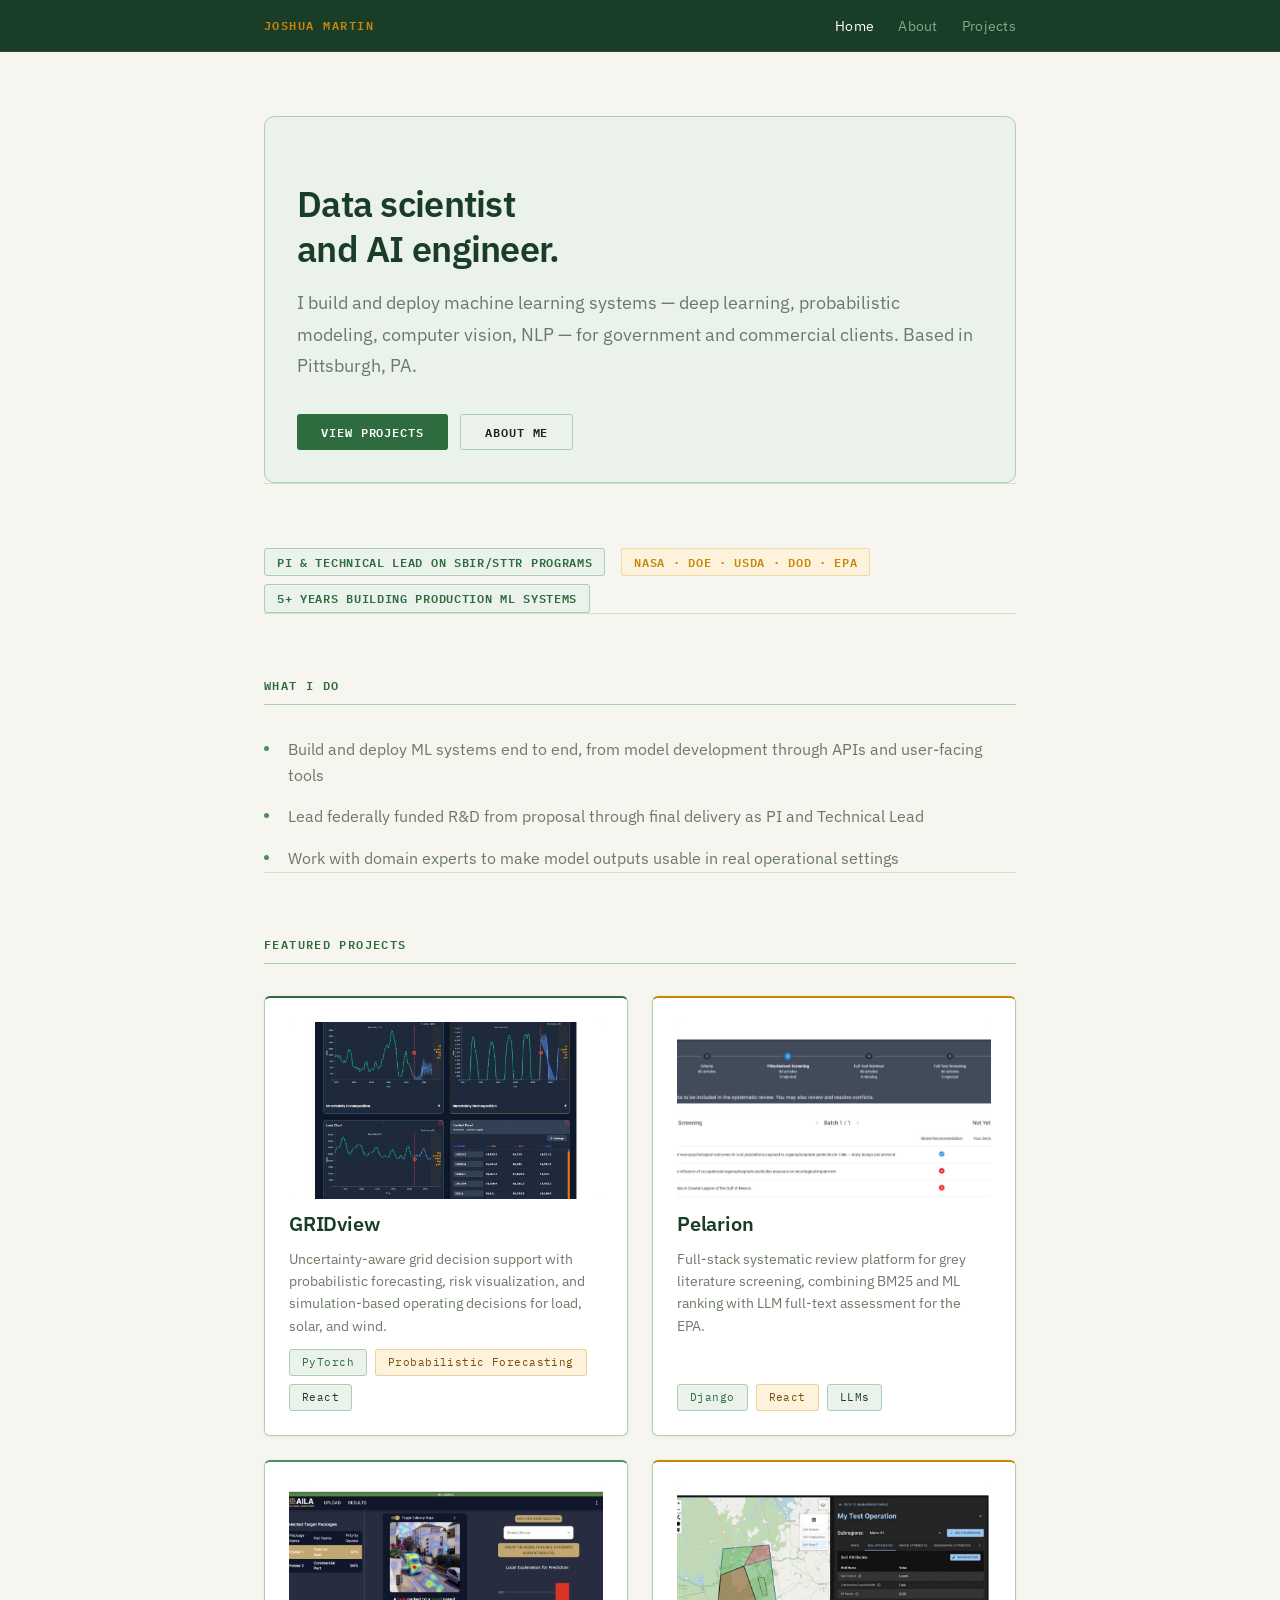
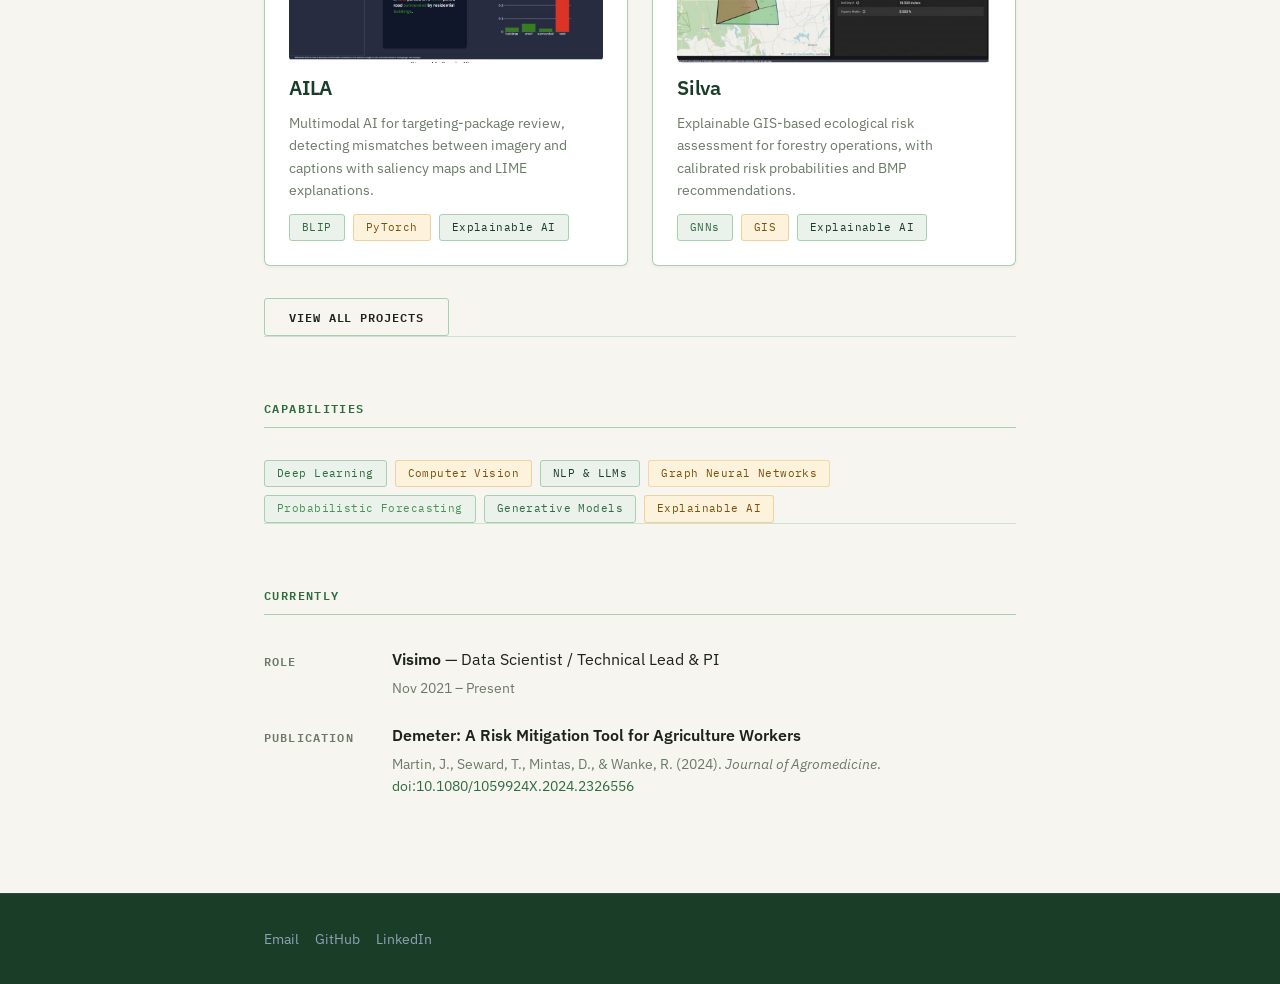
<file: index.html>
<!DOCTYPE html>
<html lang="en">
<head>
  <meta charset="UTF-8" />
  <meta name="viewport" content="width=device-width, initial-scale=1.0" />
  <title>Joshua Martin</title>
  <link rel="stylesheet" href="/static/css/reset.css" />
  <link rel="stylesheet" href="/static/css/typography.css" />
  <link rel="stylesheet" href="/static/css/main.css" />
</head>
<body>

  <nav class="site-nav" aria-label="Main navigation">
    <div class="container">
      <a href="/" class="nav-logo">Joshua Martin</a>
      <ul class="nav-links" role="list">
        <li><a href="/" aria-current="page">Home</a></li>
        <li><a href="/about/">About</a></li>
        <li><a href="/projects/">Projects</a></li>
      </ul>
    </div>
  </nav>

  <main>
    <div class="container">

      <section class="hero" aria-labelledby="hero-heading">
        <h1 id="hero-heading">Data scientist<br />and AI engineer.</h1>
        <p>
          I build and deploy machine learning systems — deep learning, probabilistic
          modeling, computer vision, NLP — for government and commercial clients.
          Based in Pittsburgh, PA.
        </p>
        <div class="hero-actions">
          <a href="/projects/" class="btn btn-primary">View projects</a>
          <a href="/about/" class="btn btn-secondary">About me</a>
        </div>
      </section>

      <section class="home-section" aria-label="Summary">
        <ul class="credibility-strip" role="list">
          <li>PI &amp; Technical Lead on SBIR/STTR programs</li>
          <li>NASA · DOE · USDA · DoD · EPA</li>
          <li>5+ years building production ML systems</li>
        </ul>
      </section>

      <section class="home-section" aria-labelledby="what-i-do-heading">
        <h2 id="what-i-do-heading" class="section-label">What I do</h2>
        <ul class="home-bullets" role="list">
          <li>Build and deploy ML systems end to end, from model development through APIs and user-facing tools</li>
          <li>Lead federally funded R&amp;D from proposal through final delivery as PI and Technical Lead</li>
          <li>Work with domain experts to make model outputs usable in real operational settings</li>
        </ul>
      </section>

      <section class="home-section" aria-labelledby="featured-heading">
        <h2 id="featured-heading" class="section-label">Featured projects</h2>
        <div class="home-featured-grid">

          <article class="project-card">
            <div class="project-card-img">
              <img src="/static/img/gridview.jpg" alt="GRIDview simulation panel showing fan charts for wind, solar, and load with uncertainty bands" loading="lazy" />
            </div>
            <h2><a href="/projects/gridview/">GRIDview</a></h2>
            <p>
              Uncertainty-aware grid decision support with probabilistic forecasting,
              risk visualization, and simulation-based operating decisions for load,
              solar, and wind.
            </p>
            <ul class="project-tags" role="list">
              <li class="tag">PyTorch</li>
              <li class="tag">Probabilistic Forecasting</li>
              <li class="tag">React</li>
            </ul>
          </article>

          <article class="project-card">
            <div class="project-card-img">
              <img src="/static/img/pelarion.jpg" alt="Pelarion title and abstract screening interface showing model recommendations and conflict flags" loading="lazy" />
            </div>
            <h2><a href="/projects/pelarion/">Pelarion</a></h2>
            <p>
              Full-stack systematic review platform for grey literature screening,
              combining BM25 and ML ranking with LLM full-text assessment for the EPA.
            </p>
            <ul class="project-tags" role="list">
              <li class="tag">Django</li>
              <li class="tag">React</li>
              <li class="tag">LLMs</li>
            </ul>
          </article>

          <article class="project-card">
            <div class="project-card-img">
              <img src="/static/img/aila.jpg" alt="AILA results viewer showing saliency heatmap overlaid on a targeting image and LIME word-importance bar chart" loading="lazy" />
            </div>
            <h2><a href="/projects/aila/">AILA</a></h2>
            <p>
              Multimodal AI for targeting-package review, detecting mismatches between
              imagery and captions with saliency maps and LIME explanations.
            </p>
            <ul class="project-tags" role="list">
              <li class="tag">BLIP</li>
              <li class="tag">PyTorch</li>
              <li class="tag">Explainable AI</li>
            </ul>
          </article>

          <article class="project-card">
            <div class="project-card-img">
              <img src="/static/img/silva.jpg" alt="Silva GIS application showing a forestry operation with color-coded risk subregions on a map and soil attributes panel" loading="lazy" />
            </div>
            <h2><a href="/projects/silva/">Silva</a></h2>
            <p>
              Explainable GIS-based ecological risk assessment for forestry operations,
              with calibrated risk probabilities and BMP recommendations.
            </p>
            <ul class="project-tags" role="list">
              <li class="tag">GNNs</li>
              <li class="tag">GIS</li>
              <li class="tag">Explainable AI</li>
            </ul>
          </article>

        </div>
        <p class="home-section-cta">
          <a href="/projects/" class="btn btn-secondary">View all projects</a>
        </p>
      </section>

      <section class="home-section" aria-labelledby="capabilities-heading">
        <h2 id="capabilities-heading" class="section-label">Capabilities</h2>
        <ul class="project-tags" role="list">
          <li class="tag">Deep Learning</li>
          <li class="tag">Computer Vision</li>
          <li class="tag">NLP &amp; LLMs</li>
          <li class="tag">Graph Neural Networks</li>
          <li class="tag">Probabilistic Forecasting</li>
          <li class="tag">Generative Models</li>
          <li class="tag">Explainable AI</li>
        </ul>
      </section>

      <section class="home-section" aria-labelledby="currently-heading">
        <h2 id="currently-heading" class="section-label">Currently</h2>
        <div class="home-highlights">

          <div class="home-highlight">
            <p class="home-highlight-label">Role</p>
            <p class="home-highlight-body">
              <strong>Visimo</strong> — Data Scientist / Technical Lead &amp; PI
              <span class="home-highlight-meta">Nov 2021 – Present</span>
            </p>
          </div>

          <div class="home-highlight">
            <p class="home-highlight-label">Publication</p>
            <p class="home-highlight-body">
              <strong>Demeter: A Risk Mitigation Tool for Agriculture Workers</strong>
              <span class="home-highlight-meta">
                Martin, J., Seward, T., Mintas, D., &amp; Wanke, R. (2024). <em>Journal of Agromedicine</em>.
                <a href="https://doi.org/10.1080/1059924X.2024.2326556" target="_blank" rel="noopener">doi:10.1080/1059924X.2024.2326556</a>
              </span>
            </p>
          </div>

        </div>
      </section>

    </div>
  </main>

  <footer class="site-footer">
    <div class="container">
      <ul class="footer-links" role="list">
        <li><a href="mailto:joshtmartin99@gmail.com">Email</a></li>
        <li><a href="https://github.com/JTM119" target="_blank" rel="noopener">GitHub</a></li>
        <li><a href="https://www.linkedin.com/in/joshua-martin-333456192/" target="_blank" rel="noopener">LinkedIn</a></li>
      </ul>
    </div>
  </footer>

</body>
</html>
</file>
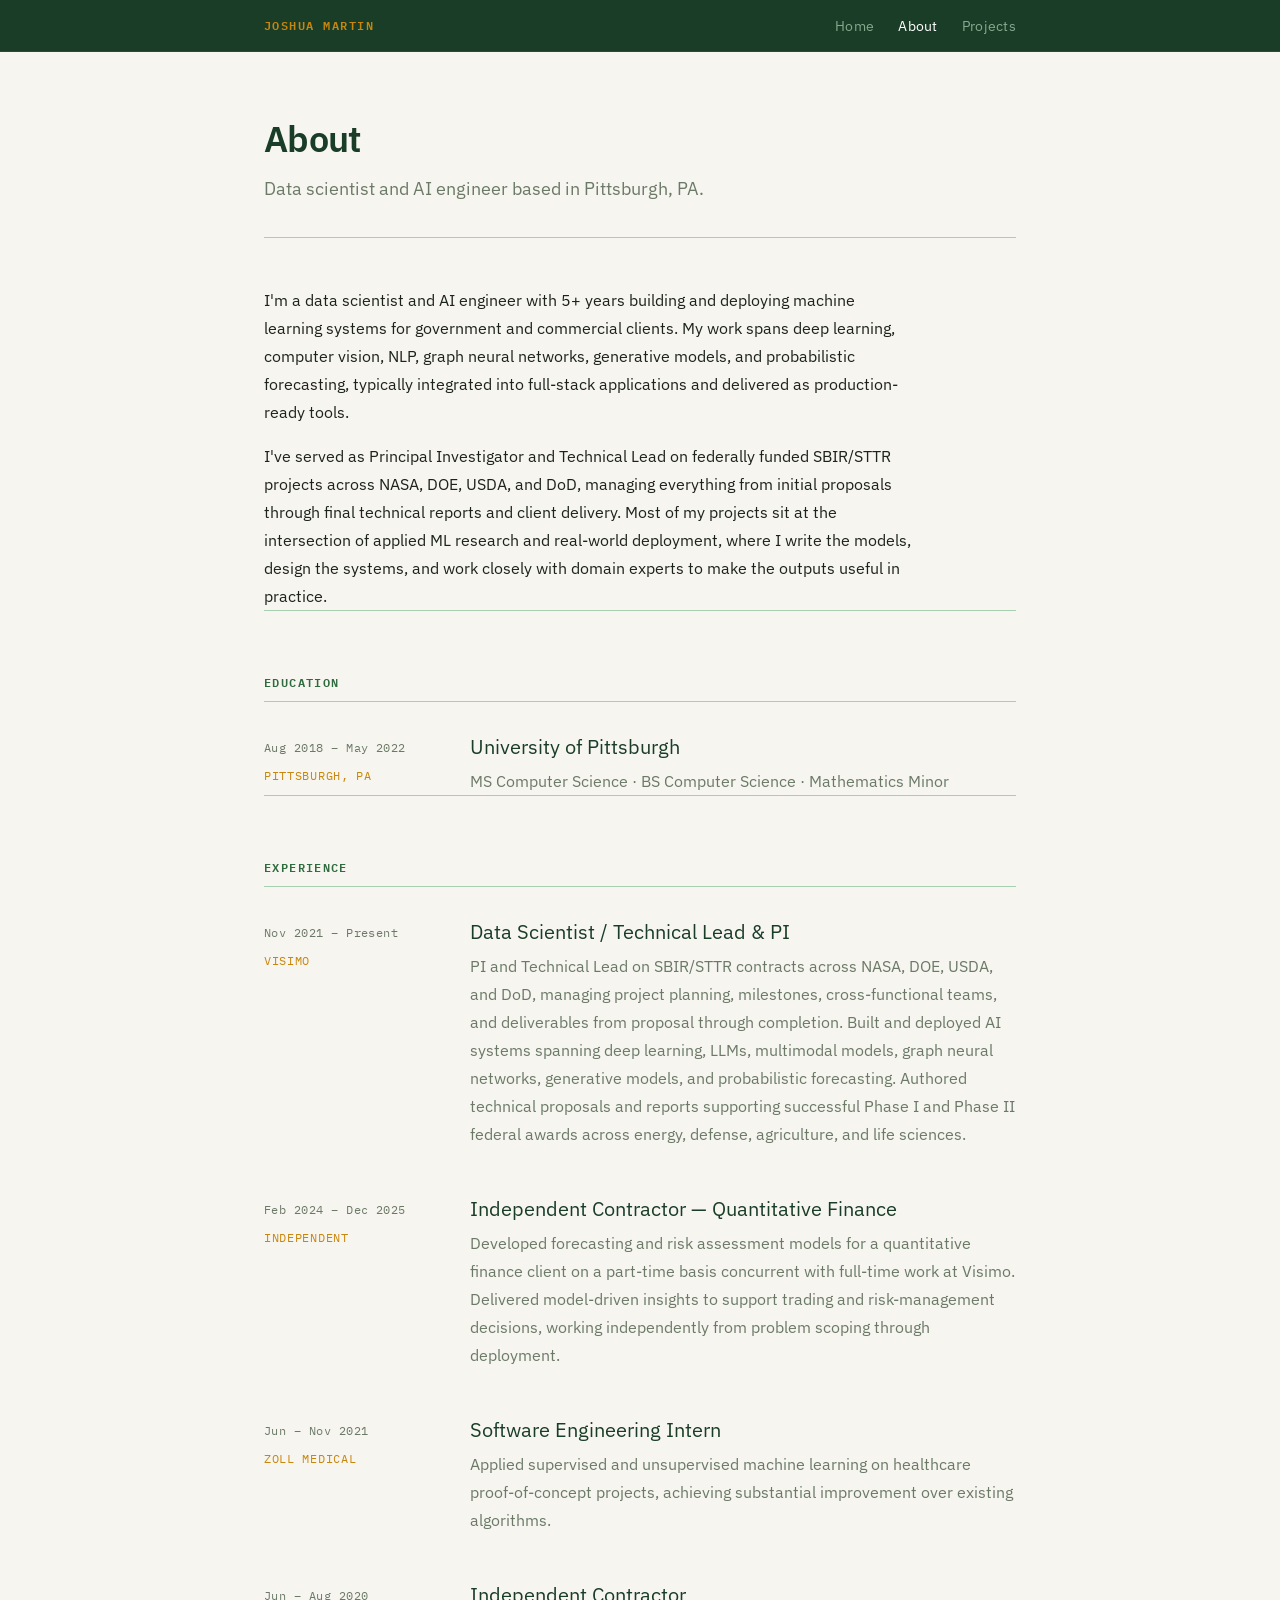
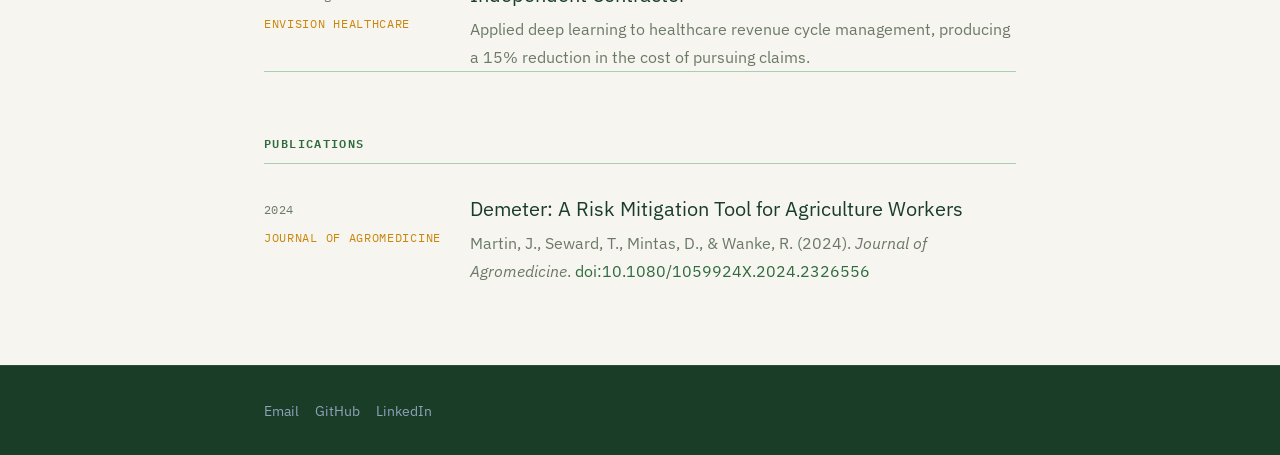
<file: about/index.html>
<!DOCTYPE html>
<html lang="en">
<head>
  <meta charset="UTF-8" />
  <meta name="viewport" content="width=device-width, initial-scale=1.0" />
  <title>About — Joshua Martin</title>
  <link rel="stylesheet" href="/static/css/reset.css" />
  <link rel="stylesheet" href="/static/css/typography.css" />
  <link rel="stylesheet" href="/static/css/main.css" />
</head>
<body>

  <nav class="site-nav" aria-label="Main navigation">
    <div class="container">
      <a href="/" class="nav-logo">Joshua Martin</a>
      <ul class="nav-links" role="list">
        <li><a href="/">Home</a></li>
        <li><a href="/about/" aria-current="page">About</a></li>
        <li><a href="/projects/">Projects</a></li>
      </ul>
    </div>
  </nav>

  <main>
    <div class="container">

      <header class="page-header">
        <h1>About</h1>
        <p>Data scientist and AI engineer based in Pittsburgh, PA.</p>
      </header>

      <section class="bio" aria-label="Biography">
        <p>
          I'm a data scientist and AI engineer with 5+ years building and deploying machine
          learning systems for government and commercial clients. My work spans deep learning,
          computer vision, NLP, graph neural networks, generative models, and probabilistic
          forecasting, typically integrated into full-stack applications and delivered as
          production-ready tools.
        </p>
        <p>
          I've served as Principal Investigator and Technical Lead on federally funded SBIR/STTR
          projects across NASA, DOE, USDA, and DoD, managing everything from initial proposals
          through final technical reports and client delivery. Most of my projects sit at the
          intersection of applied ML research and real-world deployment, where I write the models,
          design the systems, and work closely with domain experts to make the outputs useful
          in practice.
        </p>
      </section>

      <section class="about-section" aria-labelledby="education-heading">
        <h2 id="education-heading" class="section-label">Education</h2>
        <div class="work-list">

          <div class="work-item">
            <div class="work-meta">
              <p class="work-dates">Aug 2018 – May 2022</p>
              <p class="work-company">Pittsburgh, PA</p>
            </div>
            <div class="work-body">
              <h3>University of Pittsburgh</h3>
              <p>MS Computer Science · BS Computer Science · Mathematics Minor</p>
            </div>
          </div>

        </div>
      </section>

      <section class="about-section" aria-labelledby="experience-heading">
        <h2 id="experience-heading" class="section-label">Experience</h2>
        <div class="work-list">

          <div class="work-item">
            <div class="work-meta">
              <p class="work-dates">Nov 2021 – Present</p>
              <p class="work-company">Visimo</p>
            </div>
            <div class="work-body">
              <h3>Data Scientist / Technical Lead &amp; PI</h3>
              <p>
                PI and Technical Lead on SBIR/STTR contracts across NASA, DOE, USDA, and DoD,
                managing project planning, milestones, cross-functional teams, and deliverables
                from proposal through completion. Built and deployed AI systems spanning deep
                learning, LLMs, multimodal models, graph neural networks, generative models, and
                probabilistic forecasting. Authored technical proposals and reports supporting
                successful Phase I and Phase II federal awards across energy, defense,
                agriculture, and life sciences.
              </p>
            </div>
          </div>

          <div class="work-item">
            <div class="work-meta">
              <p class="work-dates">Feb 2024 – Dec 2025</p>
              <p class="work-company">Independent</p>
            </div>
            <div class="work-body">
              <h3>Independent Contractor — Quantitative Finance</h3>
              <p>
                Developed forecasting and risk assessment models for a quantitative finance client
                on a part-time basis concurrent with full-time work at Visimo. Delivered
                model-driven insights to support trading and risk-management decisions, working
                independently from problem scoping through deployment.
              </p>
            </div>
          </div>

          <div class="work-item">
            <div class="work-meta">
              <p class="work-dates">Jun – Nov 2021</p>
              <p class="work-company">Zoll Medical</p>
            </div>
            <div class="work-body">
              <h3>Software Engineering Intern</h3>
              <p>
                Applied supervised and unsupervised machine learning on healthcare
                proof-of-concept projects, achieving substantial improvement over existing
                algorithms.
              </p>
            </div>
          </div>

          <div class="work-item">
            <div class="work-meta">
              <p class="work-dates">Jun – Aug 2020</p>
              <p class="work-company">Envision HealthCare</p>
            </div>
            <div class="work-body">
              <h3>Independent Contractor</h3>
              <p>
                Applied deep learning to healthcare revenue cycle management, producing a 15%
                reduction in the cost of pursuing claims.
              </p>
            </div>
          </div>

        </div>
      </section>

      <section class="about-section" aria-labelledby="publications-heading">
        <h2 id="publications-heading" class="section-label">Publications</h2>
        <div class="work-list">

          <div class="work-item">
            <div class="work-meta">
              <p class="work-dates">2024</p>
              <p class="work-company">Journal of Agromedicine</p>
            </div>
            <div class="work-body">
              <h3>Demeter: A Risk Mitigation Tool for Agriculture Workers</h3>
              <p>
                Martin, J., Seward, T., Mintas, D., &amp; Wanke, R. (2024).
                <em>Journal of Agromedicine</em>.
                <a href="https://doi.org/10.1080/1059924X.2024.2326556" target="_blank" rel="noopener">doi:10.1080/1059924X.2024.2326556</a>
              </p>
            </div>
          </div>

        </div>
      </section>

    </div>
  </main>

  <footer class="site-footer">
    <div class="container">
      <ul class="footer-links" role="list">
        <li><a href="mailto:joshtmartin99@gmail.com">Email</a></li>
        <li><a href="https://github.com/JTM119" target="_blank" rel="noopener">GitHub</a></li>
        <li><a href="https://www.linkedin.com/in/joshua-martin-333456192/" target="_blank" rel="noopener">LinkedIn</a></li>
      </ul>
    </div>
  </footer>

</body>
</html>
</file>
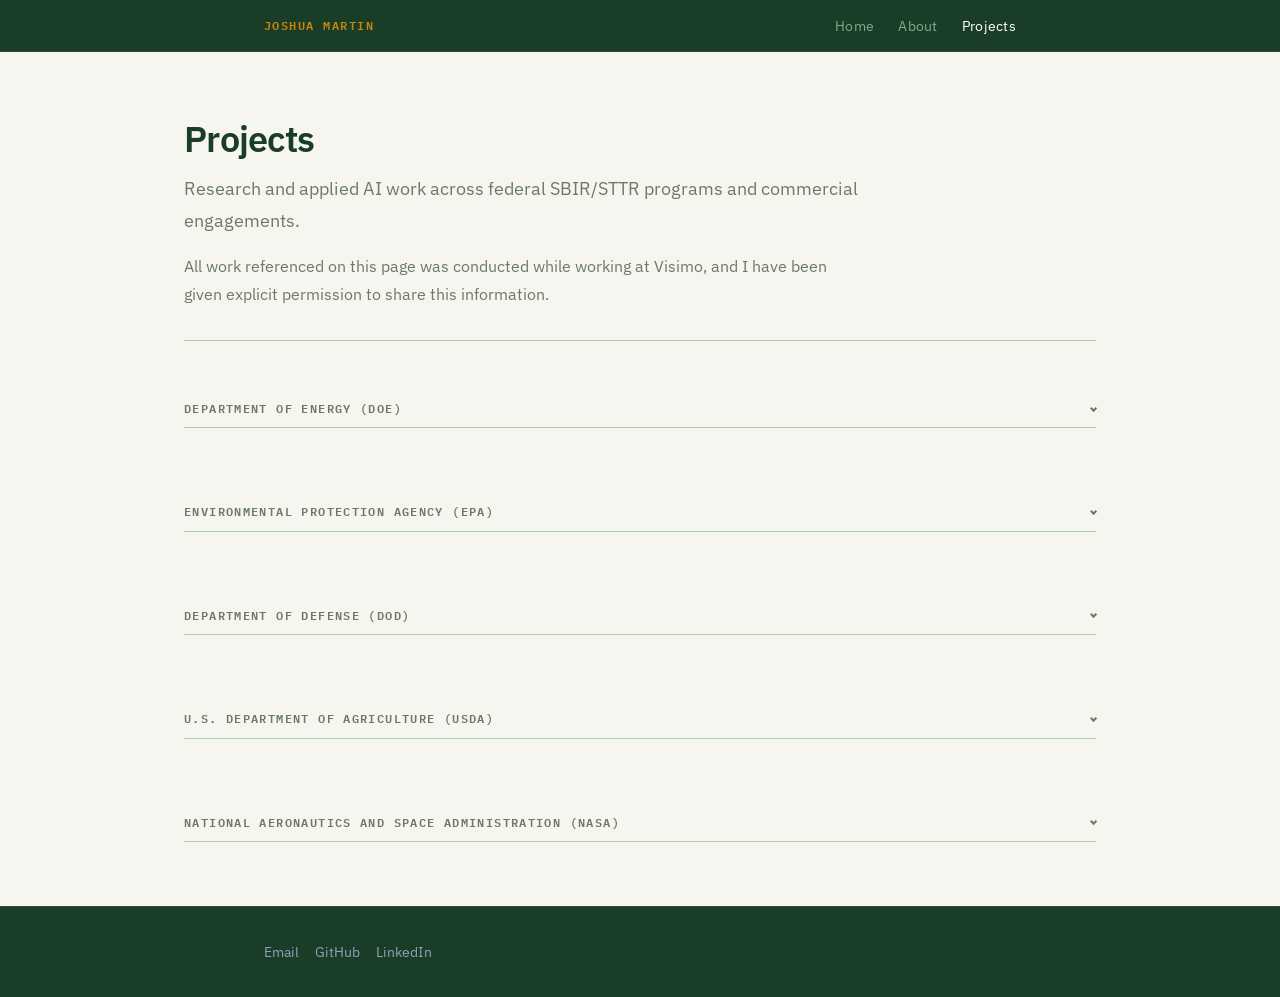
<file: projects/index.html>
<!DOCTYPE html>
<html lang="en">
<head>
  <meta charset="UTF-8" />
  <meta name="viewport" content="width=device-width, initial-scale=1.0" />
  <title>Projects — Joshua Martin</title>
  <link rel="stylesheet" href="/static/css/reset.css" />
  <link rel="stylesheet" href="/static/css/typography.css" />
  <link rel="stylesheet" href="/static/css/main.css" />
</head>
<body>

  <nav class="site-nav" aria-label="Main navigation">
    <div class="container">
      <a href="/" class="nav-logo">Joshua Martin</a>
      <ul class="nav-links" role="list">
        <li><a href="/">Home</a></li>
        <li><a href="/about/">About</a></li>
        <li><a href="/projects/" aria-current="page">Projects</a></li>
      </ul>
    </div>
  </nav>

  <main>
    <div class="container container-wide">

      <header class="page-header">
        <h1>Projects</h1>
        <p>Research and applied AI work across federal SBIR/STTR programs and commercial engagements.</p>
        <p>All work referenced on this page was conducted while working at Visimo, and I have been given explicit permission to share this information.</p>
      </header>

      <section aria-label="Project list">

        <details class="project-client-group">
          <summary>
            <h2 class="project-client-heading">Department of Energy (DOE)</h2>
          </summary>
          <div class="project-grid">

          <!-- GRIDview -->
          <article class="project-card">
            <div class="project-card-img">
              <img src="/static/img/gridview.jpg" alt="GRIDview simulation panel showing fan charts for wind, solar, and load with uncertainty bands" loading="lazy" />
            </div>
            <h2><a href="/projects/gridview/">GRIDview</a></h2>
            <p>
              Uncertainty-aware grid decision support platform for probabilistic forecasting, risk
              visualization, and simulation-based operating decisions. Benchmarked Gaussian Processes,
              Bayesian Neural Networks, and TCNs with Student-t likelihood heads; the TCN achieved
              27.1% CRPS improvement over a deterministic baseline with calibrated 90%, 95%, and 99%
              prediction interval coverage. Used Gaussian copula scenario generation to preserve
              cross-variable dependencies across load, solar, and wind forecasts. Deployed via
              FastAPI, PyTorch, React, D3.js, Docker, and Azure DevOps CI/CD with sub-one-minute
              end-to-end latency.
            </p>
            <ul class="project-tags" role="list">
              <li class="tag">PyTorch</li>
              <li class="tag">FastAPI</li>
              <li class="tag">React</li>
              <li class="tag">Gaussian Processes</li>
              <li class="tag">Probabilistic Forecasting</li>
              <li class="tag">Docker</li>
            </ul>
            <div class="project-card-footer">
              <span class="project-year">DOE Phase I (2025–2026) — Technical Lead</span>
            </div>
          </article>

          <!-- EmiFor -->
          <article class="project-card">
            <h2><a href="/projects/emifor/">EmiFor</a></h2>
            <p>
              DOE amine emissions forecasting and decision-support framework for carbon capture
              operations. Developed forecasting models using TCN baselines, quantile forecasting,
              Neural Differential Equations, and physics-informed step-response models. Built a
              synthetic data pipeline using vine-copula residual dependencies to augment sparse
              experimental data. Best MAPE of 4.2% on synthetic data and 4.4% on Niederaussem
              experimental data. Delivered causal impact analysis, counterfactual evaluation, and
              a Streamlit application.
            </p>
            <ul class="project-tags" role="list">
              <li class="tag">PyTorch</li>
              <li class="tag">TCN</li>
              <li class="tag">Neural ODEs</li>
              <li class="tag">Streamlit</li>
              <li class="tag">Probabilistic Forecasting</li>
            </ul>
            <div class="project-card-footer">
              <span class="project-year">DOE Phase I — Principal Investigator</span>
            </div>
          </article>

          <!-- ScopeVis -->
          <article class="project-card">
            <h2><a href="/projects/scopevis/">ScopeVis</a></h2>
            <p>
              DOE toolkit for AI-assisted visualization of nanoscale microscopy data, developed in
              partnership with Brookhaven National Laboratory. Implemented and evaluated five
              segmentation approaches — SAM, MicroSAM, 3D watershed, region growing, and a custom
              Sobel-edge watershed — plus graph-based clustering to join 2D masks into 3D objects.
              Used entropy-based threshold selection, KDE background estimation, mutual-information
              scoring, and TPE Bayesian optimization. Delivered all five technical objectives at
              100% completion, demonstrating an estimated 94% time reduction over manual methods.
            </p>
            <ul class="project-tags" role="list">
              <li class="tag">SAM</li>
              <li class="tag">MicroSAM</li>
              <li class="tag">Computer Vision</li>
              <li class="tag">Segmentation</li>
              <li class="tag">3D Reconstruction</li>
            </ul>
            <div class="project-card-footer">
              <span class="project-year">DOE / Brookhaven National Laboratory — Technical Lead</span>
            </div>
          </article>

          </div>
        </details>

        <details class="project-client-group">
          <summary>
            <h2 class="project-client-heading">Environmental Protection Agency (EPA)</h2>
          </summary>
          <div class="project-grid">

          <!-- Pelarion -->
          <article class="project-card">
            <div class="project-card-img">
              <img src="/static/img/pelarion.jpg" alt="Pelarion title and abstract screening interface showing model recommendations and conflict flags" loading="lazy" />
            </div>
            <h2><a href="/projects/pelarion/">Pelarion</a></h2>
            <p>
              Full-stack systematic review platform built for the EPA to accelerate grey literature
              screening. Ingests PDFs and HTML, segments documents into sentence-aware chunks, and
              ranks abstracts with a two-stage pipeline: BM25 lexical ranking followed by a
              Random Forest / XGBoost classifier tuned via Optuna. Full-text screening uses an LLM
              (Gemini Flash) with structured prompts, producing criterion-by-criterion rationales
              and page-level citations. Delivered 80% recall and 86% precision. Deployed as a
              production web app with Django, React, PostgreSQL, Celery, RabbitMQ, Redis, and
              Azure Blob Storage.
            </p>
            <ul class="project-tags" role="list">
              <li class="tag">Django</li>
              <li class="tag">React</li>
              <li class="tag">PostgreSQL</li>
              <li class="tag">LLMs</li>
              <li class="tag">XGBoost</li>
              <li class="tag">Celery</li>
            </ul>
            <div class="project-card-footer">
              <span class="project-year">EPA Phase II (2023–2025) — Technical Lead</span>
            </div>
          </article>

          </div>
        </details>

        <details class="project-client-group">
          <summary>
            <h2 class="project-client-heading">Department of Defense (DoD)</h2>
          </summary>
          <div class="project-grid">

          <!-- AILA -->
          <article class="project-card">
            <div class="project-card-img">
              <img src="/static/img/aila.jpg" alt="AILA results viewer showing saliency heatmap overlaid on a targeting image and LIME word-importance bar chart" loading="lazy" />
            </div>
            <h2><a href="/projects/aila/">AILA</a></h2>
            <p>
              Multimodal AI prototype for the DoD that prioritizes targeting-package review by
              detecting mismatches between imagery and captions. Fine-tuned BLIP on a 1,435-pair
              dataset of overhead and satellite imagery across four target categories. Developed
              milBERT via the ExBERT architecture to improve masked language modeling on military
              text, raising top-1 accuracy from 0.394 to 0.498. Final model: 81.9% accuracy,
              87.2% recall, 79.2% precision, with simulated 4x+ reviewer speedup. Delivered
              saliency maps and LIME explanations; deployed via React, Django, Flask, PostgreSQL,
              Kubernetes, and NGINX.
            </p>
            <ul class="project-tags" role="list">
              <li class="tag">BLIP</li>
              <li class="tag">BERT</li>
              <li class="tag">PyTorch</li>
              <li class="tag">Kubernetes</li>
              <li class="tag">Explainable AI</li>
              <li class="tag">Multimodal AI</li>
            </ul>
            <div class="project-card-footer">
              <span class="project-year">DoD SBIR (2023–2024) — Technical Lead</span>
            </div>
          </article>

          <!-- CGAN / Eikon -->
          <article class="project-card">
            <h2><a href="/projects/cgan/">CGAN / Eikon</a></h2>
            <p>
              AFRL synthetic satellite imagery effort for labeled data generation and object
              detection augmentation. Developed controllable synthetic imagery workflows using
              conditional GANs, semantic feature maps, and map-to-satellite translation, with
              feature generation for roads, water, biomes, and building footprints. Directed
              augmentation experiments across 300 Faster R-CNN and 220 YOLO models.
            </p>
            <ul class="project-tags" role="list">
              <li class="tag">Conditional GAN</li>
              <li class="tag">Faster R-CNN</li>
              <li class="tag">YOLO</li>
              <li class="tag">Satellite Imagery</li>
              <li class="tag">AFRL</li>
            </ul>
            <div class="project-card-footer">
              <span class="project-year">DoD / AFRL — Technical Lead</span>
            </div>
          </article>

          <!-- Aletheia -->
          <article class="project-card">
            <h2><a href="/projects/aletheia/">Aletheia</a></h2>
            <p>
              Raster image manipulation detection models for splicing, copy-move, and inpainting,
              using CAT-Net localization and deep consensus aggregation. Delivered 98.3% manipulation
              detection precision and 97.4% recall. Follow-on work included AI-generated image
              detection with CLIP-based experiments reaching 98.7% binary real/fake accuracy on a
              12,000-image test set.
            </p>
            <ul class="project-tags" role="list">
              <li class="tag">CAT-Net</li>
              <li class="tag">CLIP</li>
              <li class="tag">Computer Vision</li>
              <li class="tag">Image Forensics</li>
              <li class="tag">PyTorch</li>
            </ul>
            <div class="project-card-footer">
              <span class="project-year">U.S. Air Force — Technical Contributor</span>
            </div>
          </article>

          </div>
        </details>

        <details class="project-client-group">
          <summary>
            <h2 class="project-client-heading">U.S. Department of Agriculture (USDA)</h2>
          </summary>
          <div class="project-grid">

          <!-- Silva -->
          <article class="project-card">
            <div class="project-card-img">
              <img src="/static/img/silva.jpg" alt="Silva GIS application showing a forestry operation with color-coded risk subregions on a map and soil attributes panel" loading="lazy" />
            </div>
            <h2><a href="/projects/silva/">Silva</a></h2>
            <p>
              Explainable GIS-based ecological risk assessment tool for forestry operations, built
              under USDA STTR Phase I. Encoded expert knowledge into a Bayesian Belief Network
              spanning 50+ environmental variables and 14 best management practices to generate
              synthetic training data. Trained XGBoost and GNN baselines on that synthetic data,
              achieving ECE under 6% — prioritizing calibrated risk probabilities over binary
              classification. Delivered as an offline-capable Progressive Web App with interactive
              subregion mapping, auto-populated soil and hydrology data, and BMP recommendations
              with per-recommendation risk impact estimates. Conducted 25 stakeholder interviews.
            </p>
            <ul class="project-tags" role="list">
              <li class="tag">GNNs</li>
              <li class="tag">XGBoost</li>
              <li class="tag">Bayesian Networks</li>
              <li class="tag">GIS</li>
              <li class="tag">PWA</li>
              <li class="tag">Explainable AI</li>
            </ul>
            <div class="project-card-footer">
              <span class="project-year">USDA STTR Phase I (2024–2025) — Principal Investigator</span>
            </div>
          </article>

          <!-- Demeter -->
          <article class="project-card">
            <div class="project-card-img">
              <img src="/static/img/demeter.jpg" alt="Demeter hazard observation workflow showing color-coded risk status options for a manure transport hazard" loading="lazy" />
            </div>
            <h2><a href="/projects/demeter/">Demeter</a></h2>
            <p>
              Data-driven agricultural safety platform built under USDA Phase II SBIR. Incorporated
              NLP embeddings (ExBERT fine-tuned on AgInjuryNews) to encode free-text hazard
              descriptions, enabling a Graph Neural Network to generalize risk patterns to previously
              unseen hazards across diverse farm operations. Added a CLIP-based image-text
              verification module to validate photo evidence in safety records. GNN improvements —
              Laplacian positional encodings, refined attention-convolution layering, Optuna/MLflow
              hyperparameter tuning — raised accuracy from 94.9% to 96.3% and recall from 83.3%
              to 86.8%. Delivered as an offline-capable PWA with a 5-step observation workflow
              completable in under 60 seconds.
            </p>
            <ul class="project-tags" role="list">
              <li class="tag">GNNs</li>
              <li class="tag">ExBERT</li>
              <li class="tag">CLIP</li>
              <li class="tag">MLflow</li>
              <li class="tag">PWA</li>
              <li class="tag">Explainable AI</li>
            </ul>
            <div class="project-card-footer">
              <span class="project-year">USDA Phase II SBIR — Technical Contributor</span>
            </div>
          </article>

          </div>
        </details>

        <details class="project-client-group">
          <summary>
            <h2 class="project-client-heading">National Aeronautics and Space Administration (NASA)</h2>
          </summary>
          <div class="project-grid">

          <!-- GRAMS -->
          <article class="project-card">
            <h2><a href="/projects/grams/">GRAMS</a></h2>
            <p>
              NASA autonomous spacecraft cognitive architecture for anomaly detection, failure
              classification, explanation, simulation, and recovery planning. Supported unified
              autoencoder-based modeling, saliency-enabled anomaly detection, unknown failure
              generation, and MCTS recovery planning. Demonstrated 2.7% post-training Unknown
              Failure Generator MAE and roughly 3x recovery-distance improvement using
              MCTS-generated recovery actions.
            </p>
            <ul class="project-tags" role="list">
              <li class="tag">PyTorch</li>
              <li class="tag">Autoencoder</li>
              <li class="tag">MCTS</li>
              <li class="tag">Anomaly Detection</li>
              <li class="tag">NASA</li>
            </ul>
            <div class="project-card-footer">
              <span class="project-year">NASA SBIR — Technical Contributor</span>
            </div>
          </article>

          <!-- MVPT -->
          <article class="project-card">
            <h2><a href="/projects/mvpt/">MVPT</a></h2>
            <p>
              NASA model-agnostic method for predicting AI validation status on novel mission data
              using precomputed transformations and fast vector lookup. Demonstrated on a DSCOVR
              solar wind proof of concept using TCN Student-t forecasting, penultimate-layer
              embeddings, and HNSW approximate nearest-neighbor search. Achieved FCCV of
              0.95 ± 0.05, correctly predicting validation status for 19 of 20 independent
              volatile-regime groups at 83% budget utilization.
            </p>
            <ul class="project-tags" role="list">
              <li class="tag">TCN</li>
              <li class="tag">HNSW</li>
              <li class="tag">NASA</li>
              <li class="tag">Validation</li>
              <li class="tag">Time Series</li>
            </ul>
            <div class="project-card-footer">
              <span class="project-year">NASA SBIR — Technical Contributor</span>
            </div>
          </article>

          <!-- UAS Certification -->
          <article class="project-card">
            <h2><a href="/projects/uas/">UAS Certification</a></h2>
            <p>
              NASA Phase I SBIR developing a Verification and Validation (V&amp;V) Testing
              Environment for autonomous UAS certification, in partnership with the University of
              Cincinnati. Built on Microsoft AirSim and Unreal Engine 4, the TE injects sensor
              and hardware failure scenarios — GPS corruption, ML input corruption via Gaussian
              blur and pixel obscuration — and evaluates UAS responses using Monte Carlo trials.
              Demonstrated GPS failure detection across 80 simulated flights per path-planning
              algorithm, and confirmed TE failure detection matches independent ML model predictions
              across five camera corruption conditions.
            </p>
            <ul class="project-tags" role="list">
              <li class="tag">AirSim</li>
              <li class="tag">Computer Vision</li>
              <li class="tag">Monte Carlo</li>
              <li class="tag">Autonomous Systems</li>
              <li class="tag">NASA</li>
            </ul>
            <div class="project-card-footer">
              <span class="project-year">NASA Phase I SBIR (2022–2023) — Technical Contributor</span>
            </div>
          </article>

          </div>
        </details>

      </section>

    </div>
  </main>

  <footer class="site-footer">
    <div class="container">
      <ul class="footer-links" role="list">
        <li><a href="mailto:joshtmartin99@gmail.com">Email</a></li>
        <li><a href="https://github.com/JTM119" target="_blank" rel="noopener">GitHub</a></li>
        <li><a href="https://www.linkedin.com/in/joshua-martin-333456192/" target="_blank" rel="noopener">LinkedIn</a></li>
      </ul>
    </div>
  </footer>

</body>
</html>
</file>
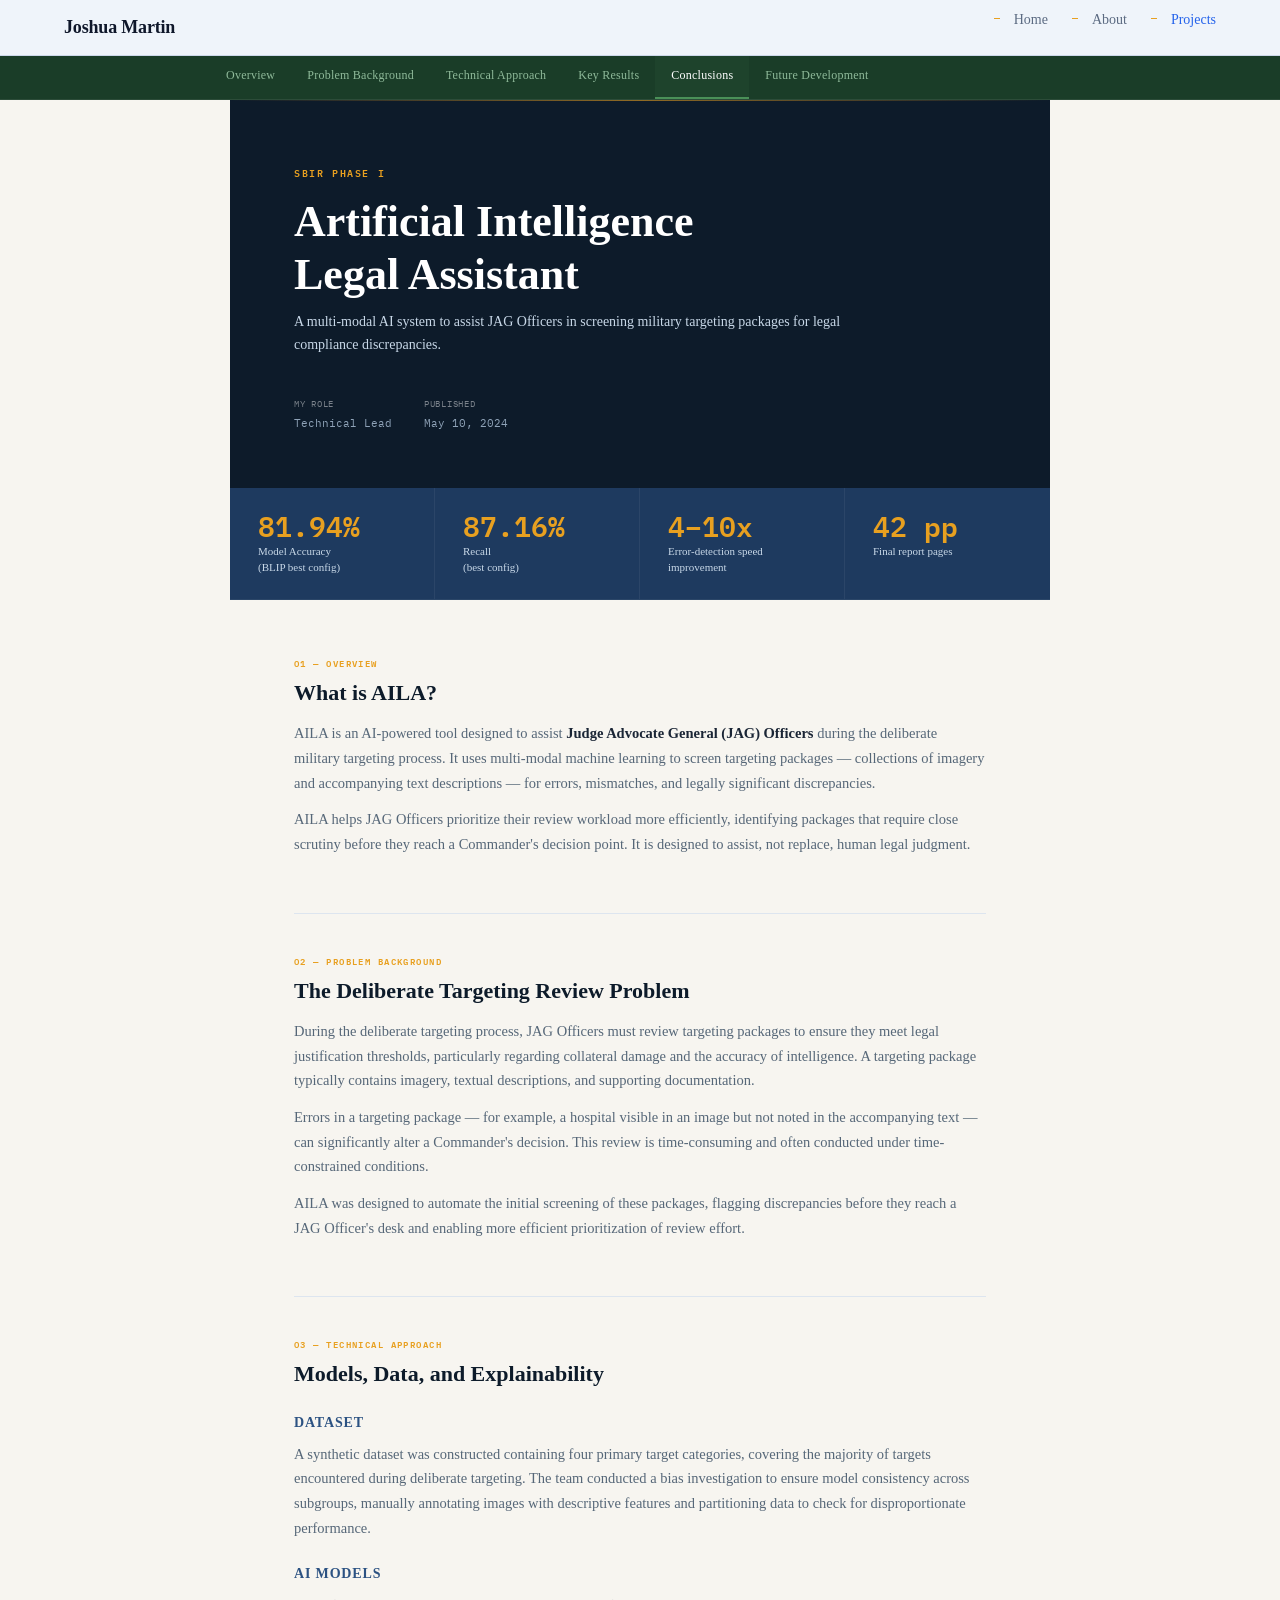
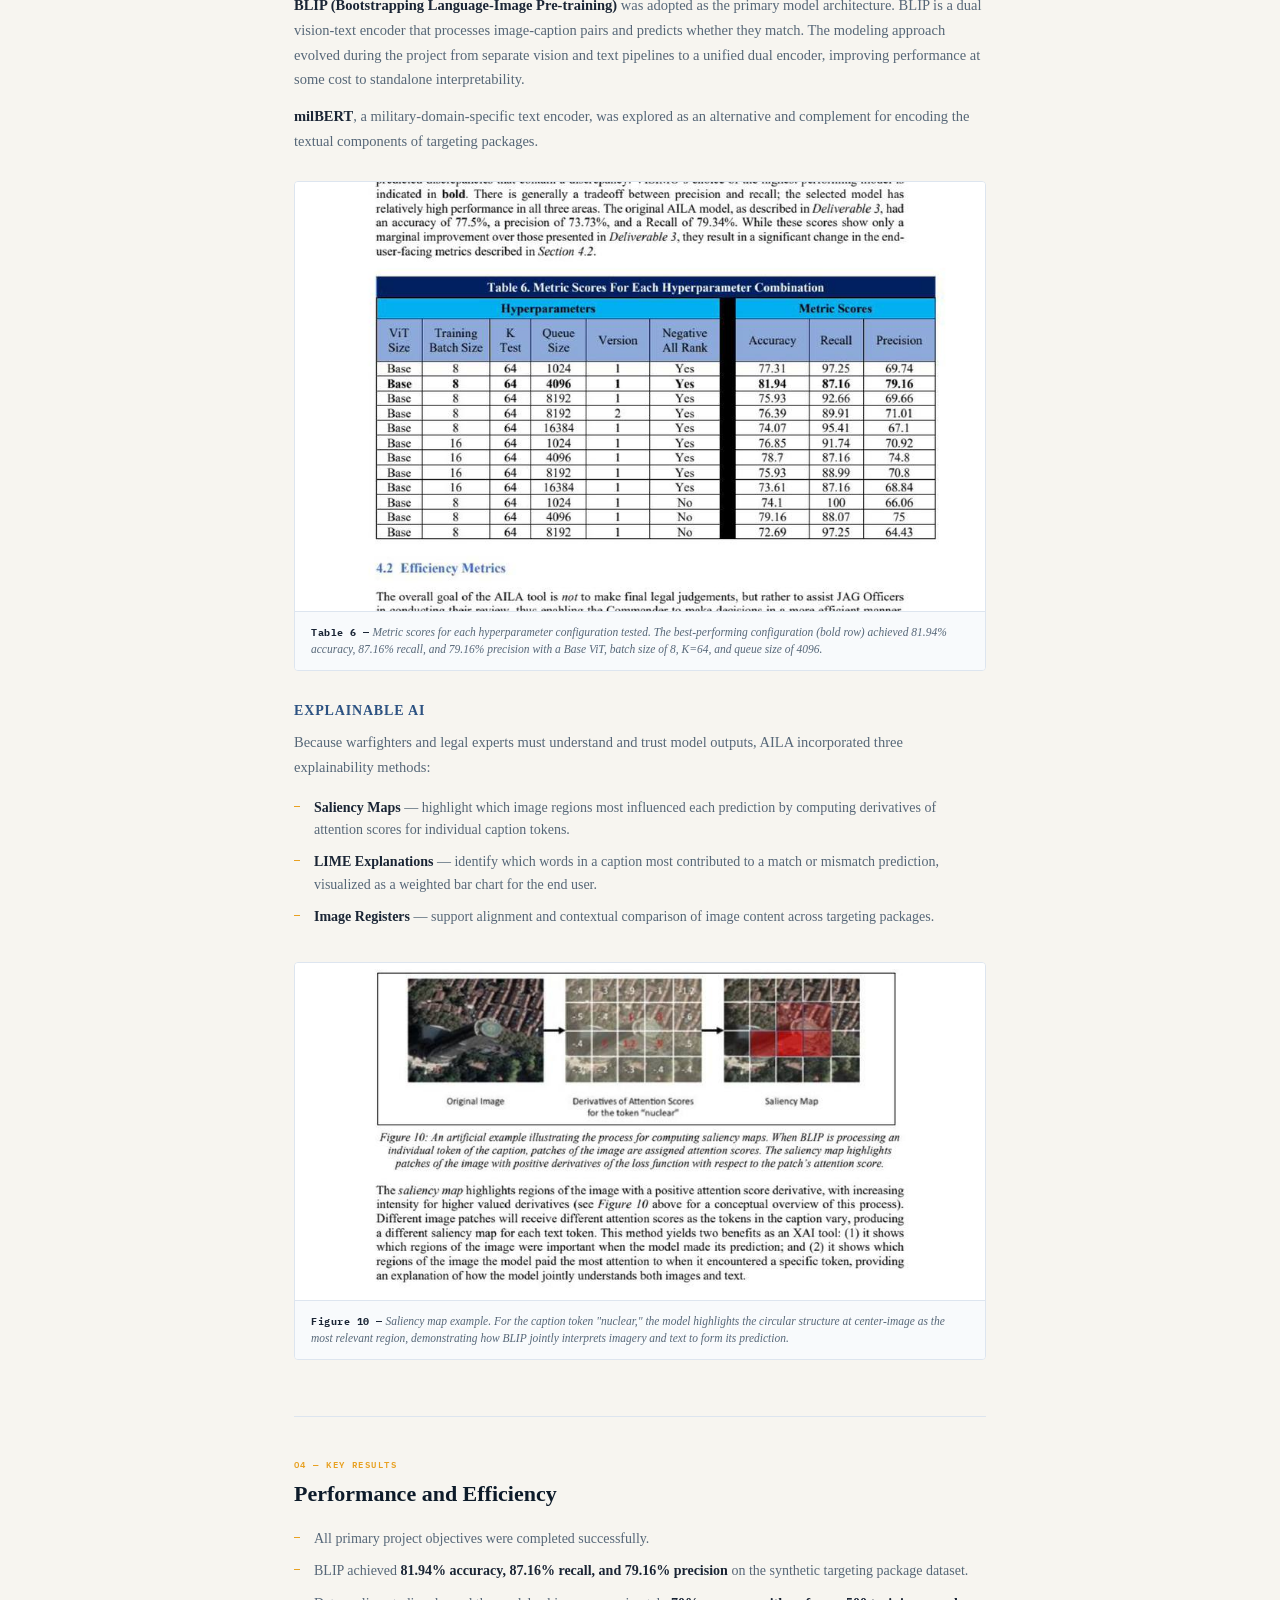
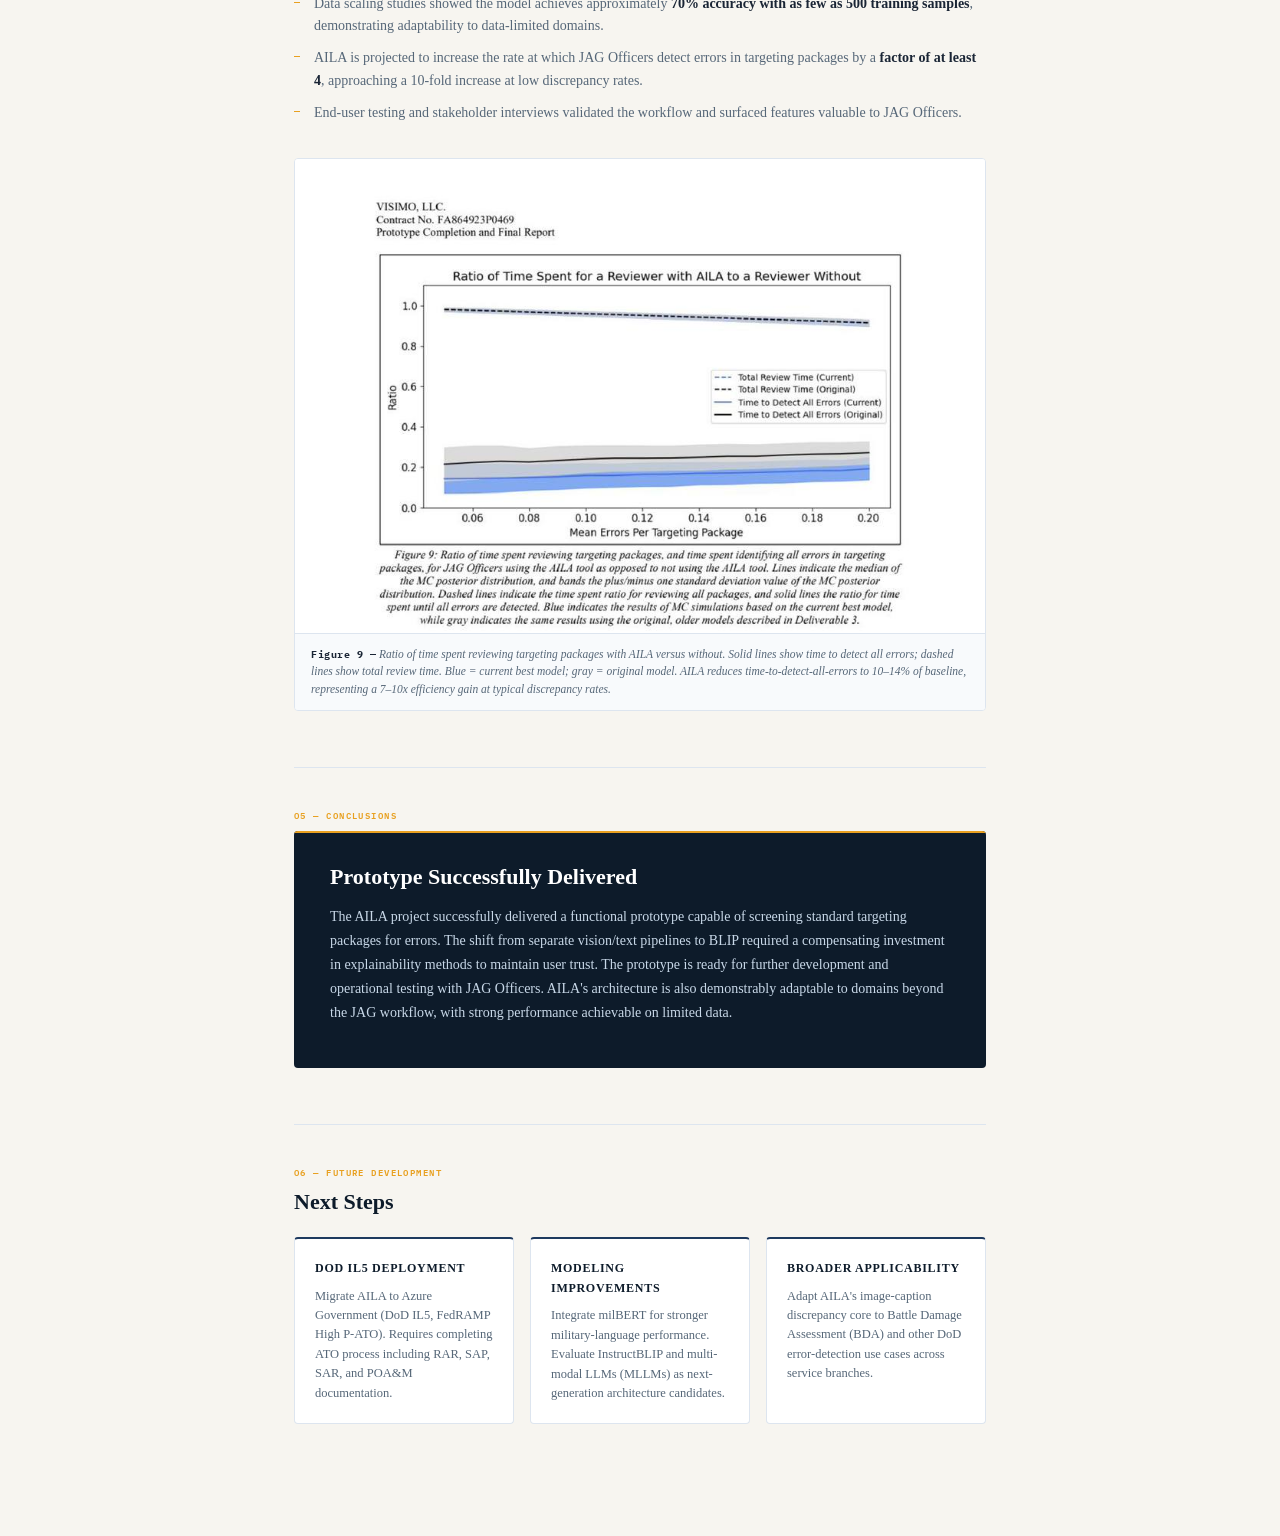
<file: projects/aila/index.html>
<!DOCTYPE html>
<html lang="en">
<head>
<meta charset="UTF-8">
<meta name="viewport" content="width=device-width, initial-scale=1.0">
<title>AILA — Project Summary</title>
<link href="https://fonts.googleapis.com/css2?family=IBM+Plex+Mono:wght@400;600&family=IBM+Plex+Sans:wght@300;400;500;600&display=swap" rel="stylesheet">
<style>
  *, *::before, *::after { box-sizing: border-box; margin: 0; padding: 0; }

  :root {
    --navy:    #0d1b2a;
    --steel:   #1e3a5f;
    --mid:     #2c5282;
    --silver:  #8fa3b8;
    --ice:     #c8d8e8;
    --page:    #f0f4f8;
    --white:   #ffffff;
    --amber:   #e8a020;
    --amber-d: #b87d16;
    --text:    #1a2535;
    --muted:   #566778;
    --border:  #dde5ef;
  }

  html { scroll-behavior: smooth; }

  body {
    font-family: 'IBM Plex Sans', sans-serif;
    background: var(--page);
    color: var(--text);
    line-height: 1.65;
  }

  /* ---- NAV RAIL ---- */
  .nav-rail {
    position: fixed;
    left: 0; top: 0; bottom: 0;
    width: 220px;
    background: var(--navy);
    display: flex;
    flex-direction: column;
    padding: 32px 0 24px;
    z-index: 100;
  }

  .nav-rail .logo-mark {
    font-family: 'IBM Plex Mono', monospace;
    font-size: 11px;
    font-weight: 600;
    color: var(--amber);
    letter-spacing: 0.12em;
    text-transform: uppercase;
    padding: 0 24px 28px;
    border-bottom: 1px solid rgba(255,255,255,0.07);
    margin-bottom: 20px;
  }

  .nav-rail a {
    display: block;
    font-size: 12px;
    font-weight: 400;
    color: var(--silver);
    text-decoration: none;
    padding: 7px 24px;
    letter-spacing: 0.02em;
    transition: color 0.15s, background 0.15s;
    border-left: 2px solid transparent;
  }
  .nav-rail a:hover, .nav-rail a.active {
    color: var(--white);
    background: rgba(255,255,255,0.05);
    border-left-color: var(--amber);
  }

  .nav-contract {
    margin-top: auto;
    padding: 20px 24px 0;
    border-top: 1px solid rgba(255,255,255,0.07);
    font-size: 10px;
    color: rgba(255,255,255,0.25);
    font-family: 'IBM Plex Mono', monospace;
    line-height: 1.8;
  }

  /* ---- MAIN ---- */
  .main {
    margin-left: 220px;
  }

  /* ---- HERO ---- */
  .hero {
    background: var(--navy);
    padding: 64px 64px 56px;
    position: relative;
    overflow: hidden;
  }

  /* scanning line effect */
  .hero::after {
    content: '';
    position: absolute;
    left: 0; right: 0;
    height: 1px;
    background: linear-gradient(90deg, transparent, var(--amber), transparent);
    opacity: 0.6;
    animation: scan 4s ease-in-out infinite;
    top: 0;
  }
  @keyframes scan {
    0%   { top: 0%; opacity: 0; }
    5%   { opacity: 0.6; }
    95%  { opacity: 0.4; }
    100% { top: 100%; opacity: 0; }
  }
  @media (prefers-reduced-motion: reduce) {
    .hero::after { animation: none; }
  }

  .hero-eyebrow {
    font-family: 'IBM Plex Mono', monospace;
    font-size: 10px;
    font-weight: 600;
    color: var(--amber);
    letter-spacing: 0.16em;
    text-transform: uppercase;
    margin-bottom: 16px;
  }

  .hero h1 {
    font-size: clamp(28px, 4vw, 44px);
    font-weight: 300;
    color: var(--white);
    line-height: 1.2;
    max-width: 680px;
    margin-bottom: 8px;
  }
  .hero h1 strong {
    font-weight: 600;
    color: var(--white);
  }

  .hero-sub {
    font-size: 14px;
    color: var(--ice);
    margin-bottom: 40px;
    max-width: 560px;
  }

  .hero-meta {
    display: flex;
    gap: 32px;
    flex-wrap: wrap;
  }
  .hero-meta-item {
    font-size: 11px;
    color: var(--silver);
    font-family: 'IBM Plex Mono', monospace;
  }
  .hero-meta-item span {
    display: block;
    color: rgba(255,255,255,0.45);
    font-size: 9px;
    letter-spacing: 0.08em;
    text-transform: uppercase;
    margin-bottom: 2px;
  }

  /* ---- STAT BAR ---- */
  .stat-bar {
    background: var(--steel);
    display: grid;
    grid-template-columns: repeat(4, 1fr);
    border-bottom: 1px solid rgba(255,255,255,0.06);
  }
  .stat {
    padding: 24px 28px;
    border-right: 1px solid rgba(255,255,255,0.06);
  }
  .stat:last-child { border-right: none; }
  .stat-num {
    font-family: 'IBM Plex Mono', monospace;
    font-size: 28px;
    font-weight: 600;
    color: var(--amber);
    line-height: 1;
    margin-bottom: 4px;
  }
  .stat-label {
    font-size: 11px;
    color: var(--ice);
    line-height: 1.4;
  }

  /* ---- CONTENT ---- */
  .content {
    max-width: 820px;
    padding: 56px 64px;
  }

  section {
    margin-bottom: 56px;
    scroll-margin-top: 32px;
  }

  .section-eyebrow {
    font-family: 'IBM Plex Mono', monospace;
    font-size: 9px;
    font-weight: 600;
    letter-spacing: 0.16em;
    text-transform: uppercase;
    color: var(--amber);
    margin-bottom: 8px;
  }

  h2 {
    font-size: 22px;
    font-weight: 600;
    color: var(--navy);
    margin-bottom: 14px;
    line-height: 1.3;
  }

  h3 {
    font-size: 14px;
    font-weight: 600;
    color: var(--mid);
    margin-top: 22px;
    margin-bottom: 8px;
    text-transform: uppercase;
    letter-spacing: 0.06em;
  }

  p {
    font-size: 14.5px;
    color: var(--muted);
    margin-bottom: 12px;
    line-height: 1.7;
  }
  p strong { color: var(--text); }

  ul {
    list-style: none;
    margin-bottom: 14px;
  }
  ul li {
    font-size: 14px;
    color: var(--muted);
    padding: 5px 0 5px 20px;
    position: relative;
    line-height: 1.6;
  }
  ul li::before {
    content: '';
    position: absolute;
    left: 0; top: 14px;
    width: 6px; height: 1px;
    background: var(--amber);
  }
  ul li strong { color: var(--text); }

  /* ---- FIGURE ---- */
  .figure {
    margin: 28px 0;
    background: var(--white);
    border: 1px solid var(--border);
    border-radius: 4px;
    overflow: hidden;
  }
  .figure img {
    width: 100%;
    display: block;
  }
  .figure-caption {
    padding: 12px 16px;
    font-size: 11.5px;
    color: var(--muted);
    font-style: italic;
    border-top: 1px solid var(--border);
    line-height: 1.5;
    background: #f8fafc;
  }
  .figure-caption strong {
    font-style: normal;
    color: var(--text);
    font-family: 'IBM Plex Mono', monospace;
    font-size: 10px;
    letter-spacing: 0.05em;
  }

  /* ---- CONCLUSION CARD ---- */
  .conclusion-card {
    background: var(--navy);
    color: var(--white);
    border-radius: 4px;
    padding: 32px 36px;
    position: relative;
    overflow: hidden;
  }
  .conclusion-card::before {
    content: '';
    position: absolute;
    top: 0; left: 0; right: 0;
    height: 2px;
    background: var(--amber);
  }
  .conclusion-card p {
    color: var(--ice);
    font-size: 14px;
  }
  .conclusion-card h2 {
    color: var(--white);
  }

  /* ---- CONTRACT TABLE ---- */
  .contract-table {
    width: 100%;
    border-collapse: collapse;
    font-size: 13px;
    font-family: 'IBM Plex Mono', monospace;
    margin-top: 16px;
  }
  .contract-table td {
    padding: 10px 14px;
    border-bottom: 1px solid var(--border);
    vertical-align: top;
  }
  .contract-table td:first-child {
    color: var(--muted);
    font-size: 10px;
    letter-spacing: 0.06em;
    text-transform: uppercase;
    white-space: nowrap;
    width: 220px;
  }
  .contract-table td:last-child {
    color: var(--text);
    font-size: 12px;
  }
  .contract-table tr:last-child td { border-bottom: none; }
  .contract-table tr:nth-child(odd) td { background: #f8fafc; }

  /* ---- FUTURE GRID ---- */
  .future-grid {
    display: grid;
    grid-template-columns: repeat(3, 1fr);
    gap: 16px;
    margin-top: 20px;
  }
  .future-card {
    background: var(--white);
    border: 1px solid var(--border);
    border-radius: 4px;
    padding: 20px;
    border-top: 2px solid var(--steel);
  }
  .future-card h4 {
    font-size: 12px;
    font-weight: 600;
    color: var(--navy);
    text-transform: uppercase;
    letter-spacing: 0.06em;
    margin-bottom: 8px;
  }
  .future-card p {
    font-size: 12.5px;
    line-height: 1.55;
    margin-bottom: 0;
  }

  /* ---- DIVIDER ---- */
  .divider {
    border: none;
    border-top: 1px solid var(--border);
    margin: 0 0 40px;
  }

  /* ---- RESPONSIVE ---- */
  @media (max-width: 900px) {
    .nav-rail { display: none; }
    .main { margin-left: 0; }
    .hero, .content { padding: 40px 24px; }
    .stat-bar { grid-template-columns: repeat(2, 1fr); }
    .future-grid { grid-template-columns: 1fr; }
  }
</style>
<style>
/* ── Site primary nav ── */
.pnav{height:56px;border-bottom:1px solid #cdd8ea;background:rgba(238,243,251,0.92);backdrop-filter:blur(10px);position:sticky;top:0;z-index:9999;display:flex;align-items:center}
.pnav-inner{width:100%;max-width:1200px;margin:0 auto;padding:0 1.5rem;display:flex;align-items:center;justify-content:space-between}
.pnav-logo{font-family:'Lora',Georgia,serif;font-size:1.125rem;font-weight:600;color:#0f172a;text-decoration:none;letter-spacing:-0.01em}
.pnav-list{display:flex;gap:1.5rem;list-style:none}
.pnav-list a{font-size:0.875rem;font-weight:500;color:#5c6b82;text-decoration:none;transition:color 150ms}
.pnav-list a:hover,.pnav-list a[aria-current]{color:#2563eb;text-decoration:none}
@media(max-width:600px){.pnav-logo{font-size:1rem}.pnav-list{gap:1rem}}
/* ── Silva-style override ── */
body{background:#F7F5F0;color:#1C2319;font-family:Georgia,"Times New Roman",serif}
/* Convert nav-rail to horizontal top bar */
.nav-rail{position:sticky!important;top:56px!important;width:100%!important;height:auto!important;flex-direction:row!important;overflow-x:auto!important;scrollbar-width:none!important;align-items:center!important;padding:0 max(1rem,calc(50% - 430px))!important;border-right:none!important;border-bottom:1px solid rgba(255,255,255,0.08)!important;background:#1A3D28!important;z-index:100!important}
.nav-rail::-webkit-scrollbar{display:none}
.logo-mark{display:none!important}
.nav-contract{display:none!important}
.nav-rail a{color:#8FBA9A!important;border-left:none!important;border-bottom:2px solid transparent!important;white-space:nowrap!important;padding:0.65rem 1rem!important}
.nav-rail a:hover,.nav-rail a.active{color:#FFFFFF!important;border-bottom-color:#4A9058!important;border-left:none!important;background:rgba(74,144,88,0.08)!important}
.main{margin-left:0!important;max-width:820px!important;margin-inline:auto!important}
</style>
</head>
<body>

<nav class="pnav" aria-label="Site navigation">
  <div class="pnav-inner">
    <a href="/" class="pnav-logo">Joshua Martin</a>
    <ul class="pnav-list" role="list">
      <li><a href="/">Home</a></li>
      <li><a href="/about/">About</a></li>
      <li><a href="/projects/" aria-current="page">Projects</a></li>
    </ul>
  </div>
</nav>

<!-- NAV RAIL -->
<nav class="nav-rail" aria-label="Page sections">
  <div class="logo-mark">AILA // VISIMO</div>
  <a href="#overview">Overview</a>
  <a href="#background">Problem Background</a>
  <a href="#approach">Technical Approach</a>
  <a href="#results">Key Results</a>
  <a href="#conclusions">Conclusions</a>
  <a href="#future">Future Development</a>
</nav>

<!-- MAIN -->
<div class="main">

  <!-- HERO -->
  <header class="hero">
    <div class="hero-eyebrow">SBIR Phase I</div>
    <h1><strong>Artificial Intelligence<br>Legal Assistant</strong></h1>
    <p class="hero-sub">A multi-modal AI system to assist JAG Officers in screening military targeting packages for legal compliance discrepancies.</p>
    <div class="hero-meta">
      <div class="hero-meta-item"><span>My Role</span>Technical Lead</div>
      <div class="hero-meta-item"><span>Published</span>May 10, 2024</div>
    </div>
  </header>

  <!-- STAT BAR -->
  <div class="stat-bar">
    <div class="stat">
      <div class="stat-num">81.94%</div>
      <div class="stat-label">Model Accuracy<br>(BLIP best config)</div>
    </div>
    <div class="stat">
      <div class="stat-num">87.16%</div>
      <div class="stat-label">Recall<br>(best config)</div>
    </div>
    <div class="stat">
      <div class="stat-num">4–10x</div>
      <div class="stat-label">Error-detection speed<br>improvement</div>
    </div>
    <div class="stat">
      <div class="stat-num">42 pp</div>
      <div class="stat-label">Final report pages</div>
    </div>
  </div>

  <!-- CONTENT -->
  <div class="content">

    <!-- OVERVIEW -->
    <section id="overview">
      <div class="section-eyebrow">01 — Overview</div>
      <h2>What is AILA?</h2>
      <p>AILA is an AI-powered tool designed to assist <strong>Judge Advocate General (JAG) Officers</strong> during the deliberate military targeting process. It uses multi-modal machine learning to screen targeting packages — collections of imagery and accompanying text descriptions — for errors, mismatches, and legally significant discrepancies.</p>
      <p>AILA helps JAG Officers prioritize their review workload more efficiently, identifying packages that require close scrutiny before they reach a Commander's decision point. It is designed to assist, not replace, human legal judgment.</p>
    </section>

    <hr class="divider">

    <!-- BACKGROUND -->
    <section id="background">
      <div class="section-eyebrow">02 — Problem Background</div>
      <h2>The Deliberate Targeting Review Problem</h2>
      <p>During the deliberate targeting process, JAG Officers must review targeting packages to ensure they meet legal justification thresholds, particularly regarding collateral damage and the accuracy of intelligence. A targeting package typically contains imagery, textual descriptions, and supporting documentation.</p>
      <p>Errors in a targeting package — for example, a hospital visible in an image but not noted in the accompanying text — can significantly alter a Commander's decision. This review is time-consuming and often conducted under time-constrained conditions.</p>
      <p>AILA was designed to automate the initial screening of these packages, flagging discrepancies before they reach a JAG Officer's desk and enabling more efficient prioritization of review effort.</p>
    </section>

    <hr class="divider">

    <!-- TECHNICAL APPROACH -->
    <section id="approach">
      <div class="section-eyebrow">03 — Technical Approach</div>
      <h2>Models, Data, and Explainability</h2>

      <h3>Dataset</h3>
      <p>A synthetic dataset was constructed containing four primary target categories, covering the majority of targets encountered during deliberate targeting. The team conducted a bias investigation to ensure model consistency across subgroups, manually annotating images with descriptive features and partitioning data to check for disproportionate performance.</p>

      <h3>AI Models</h3>
      <p><strong>BLIP (Bootstrapping Language-Image Pre-training)</strong> was adopted as the primary model architecture. BLIP is a dual vision-text encoder that processes image-caption pairs and predicts whether they match. The modeling approach evolved during the project from separate vision and text pipelines to a unified dual encoder, improving performance at some cost to standalone interpretability.</p>
      <p><strong>milBERT</strong>, a military-domain-specific text encoder, was explored as an alternative and complement for encoding the textual components of targeting packages.</p>

      <div class="figure">
        <img src="images/image_001.jpg" alt="Table 6: Metric Scores For Each Hyperparameter Combination">
        <div class="figure-caption"><strong>Table 6 &mdash;</strong> Metric scores for each hyperparameter configuration tested. The best-performing configuration (bold row) achieved 81.94% accuracy, 87.16% recall, and 79.16% precision with a Base ViT, batch size of 8, K=64, and queue size of 4096.</div>
      </div>

      <h3>Explainable AI</h3>
      <p>Because warfighters and legal experts must understand and trust model outputs, AILA incorporated three explainability methods:</p>
      <ul>
        <li><strong>Saliency Maps</strong> — highlight which image regions most influenced each prediction by computing derivatives of attention scores for individual caption tokens.</li>
        <li><strong>LIME Explanations</strong> — identify which words in a caption most contributed to a match or mismatch prediction, visualized as a weighted bar chart for the end user.</li>
        <li><strong>Image Registers</strong> — support alignment and contextual comparison of image content across targeting packages.</li>
      </ul>

      <div class="figure">
        <img src="images/image_002.jpg" alt="Saliency map example">
        <div class="figure-caption"><strong>Figure 10 &mdash;</strong> Saliency map example. For the caption token "nuclear," the model highlights the circular structure at center-image as the most relevant region, demonstrating how BLIP jointly interprets imagery and text to form its prediction.</div>
      </div>
    </section>

    <hr class="divider">

    <!-- RESULTS -->
    <section id="results">
      <div class="section-eyebrow">04 — Key Results</div>
      <h2>Performance and Efficiency</h2>
      <ul>
        <li>All primary project objectives were completed successfully.</li>
        <li>BLIP achieved <strong>81.94% accuracy, 87.16% recall, and 79.16% precision</strong> on the synthetic targeting package dataset.</li>
        <li>Data scaling studies showed the model achieves approximately <strong>70% accuracy with as few as 500 training samples</strong>, demonstrating adaptability to data-limited domains.</li>
        <li>AILA is projected to increase the rate at which JAG Officers detect errors in targeting packages by a <strong>factor of at least 4</strong>, approaching a 10-fold increase at low discrepancy rates.</li>
        <li>End-user testing and stakeholder interviews validated the workflow and surfaced features valuable to JAG Officers.</li>
      </ul>

      <div class="figure">
        <img src="images/image_003.jpg" alt="Monte Carlo efficiency simulation">
        <div class="figure-caption"><strong>Figure 9 &mdash;</strong> Ratio of time spent reviewing targeting packages with AILA versus without. Solid lines show time to detect all errors; dashed lines show total review time. Blue = current best model; gray = original model. AILA reduces time-to-detect-all-errors to 10–14% of baseline, representing a 7–10x efficiency gain at typical discrepancy rates.</div>
      </div>
    </section>

    <hr class="divider">

    <!-- CONCLUSIONS -->
    <section id="conclusions">
      <div class="section-eyebrow">05 — Conclusions</div>
      <div class="conclusion-card">
        <h2>Prototype Successfully Delivered</h2>
        <p>The AILA project successfully delivered a functional prototype capable of screening standard targeting packages for errors. The shift from separate vision/text pipelines to BLIP required a compensating investment in explainability methods to maintain user trust. The prototype is ready for further development and operational testing with JAG Officers. AILA's architecture is also demonstrably adaptable to domains beyond the JAG workflow, with strong performance achievable on limited data.</p>
      </div>
    </section>

    <hr class="divider" style="margin-top:40px">

    <!-- FUTURE -->
    <section id="future">
      <div class="section-eyebrow">06 — Future Development</div>
      <h2>Next Steps</h2>
      <div class="future-grid">
        <div class="future-card">
          <h4>DoD IL5 Deployment</h4>
          <p>Migrate AILA to Azure Government (DoD IL5, FedRAMP High P-ATO). Requires completing ATO process including RAR, SAP, SAR, and POA&amp;M documentation.</p>
        </div>
        <div class="future-card">
          <h4>Modeling Improvements</h4>
          <p>Integrate milBERT for stronger military-language performance. Evaluate InstructBLIP and multi-modal LLMs (MLLMs) as next-generation architecture candidates.</p>
        </div>
        <div class="future-card">
          <h4>Broader Applicability</h4>
          <p>Adapt AILA's image-caption discrepancy core to Battle Damage Assessment (BDA) and other DoD error-detection use cases across service branches.</p>
        </div>
      </div>
    </section>

  </div><!-- /content -->
</div><!-- /main -->

<script>
  // Active nav highlighting on scroll
  const sections = document.querySelectorAll('section[id]');
  const navLinks = document.querySelectorAll('.nav-rail a');
  const observer = new IntersectionObserver((entries) => {
    entries.forEach(e => {
      if (e.isIntersecting) {
        navLinks.forEach(a => a.classList.remove('active'));
        const link = document.querySelector(`.nav-rail a[href="#${e.target.id}"]`);
        if (link) link.classList.add('active');
      }
    });
  }, { rootMargin: '-30% 0px -60% 0px' });
  sections.forEach(s => observer.observe(s));
</script>
</body>
</html>
</file>
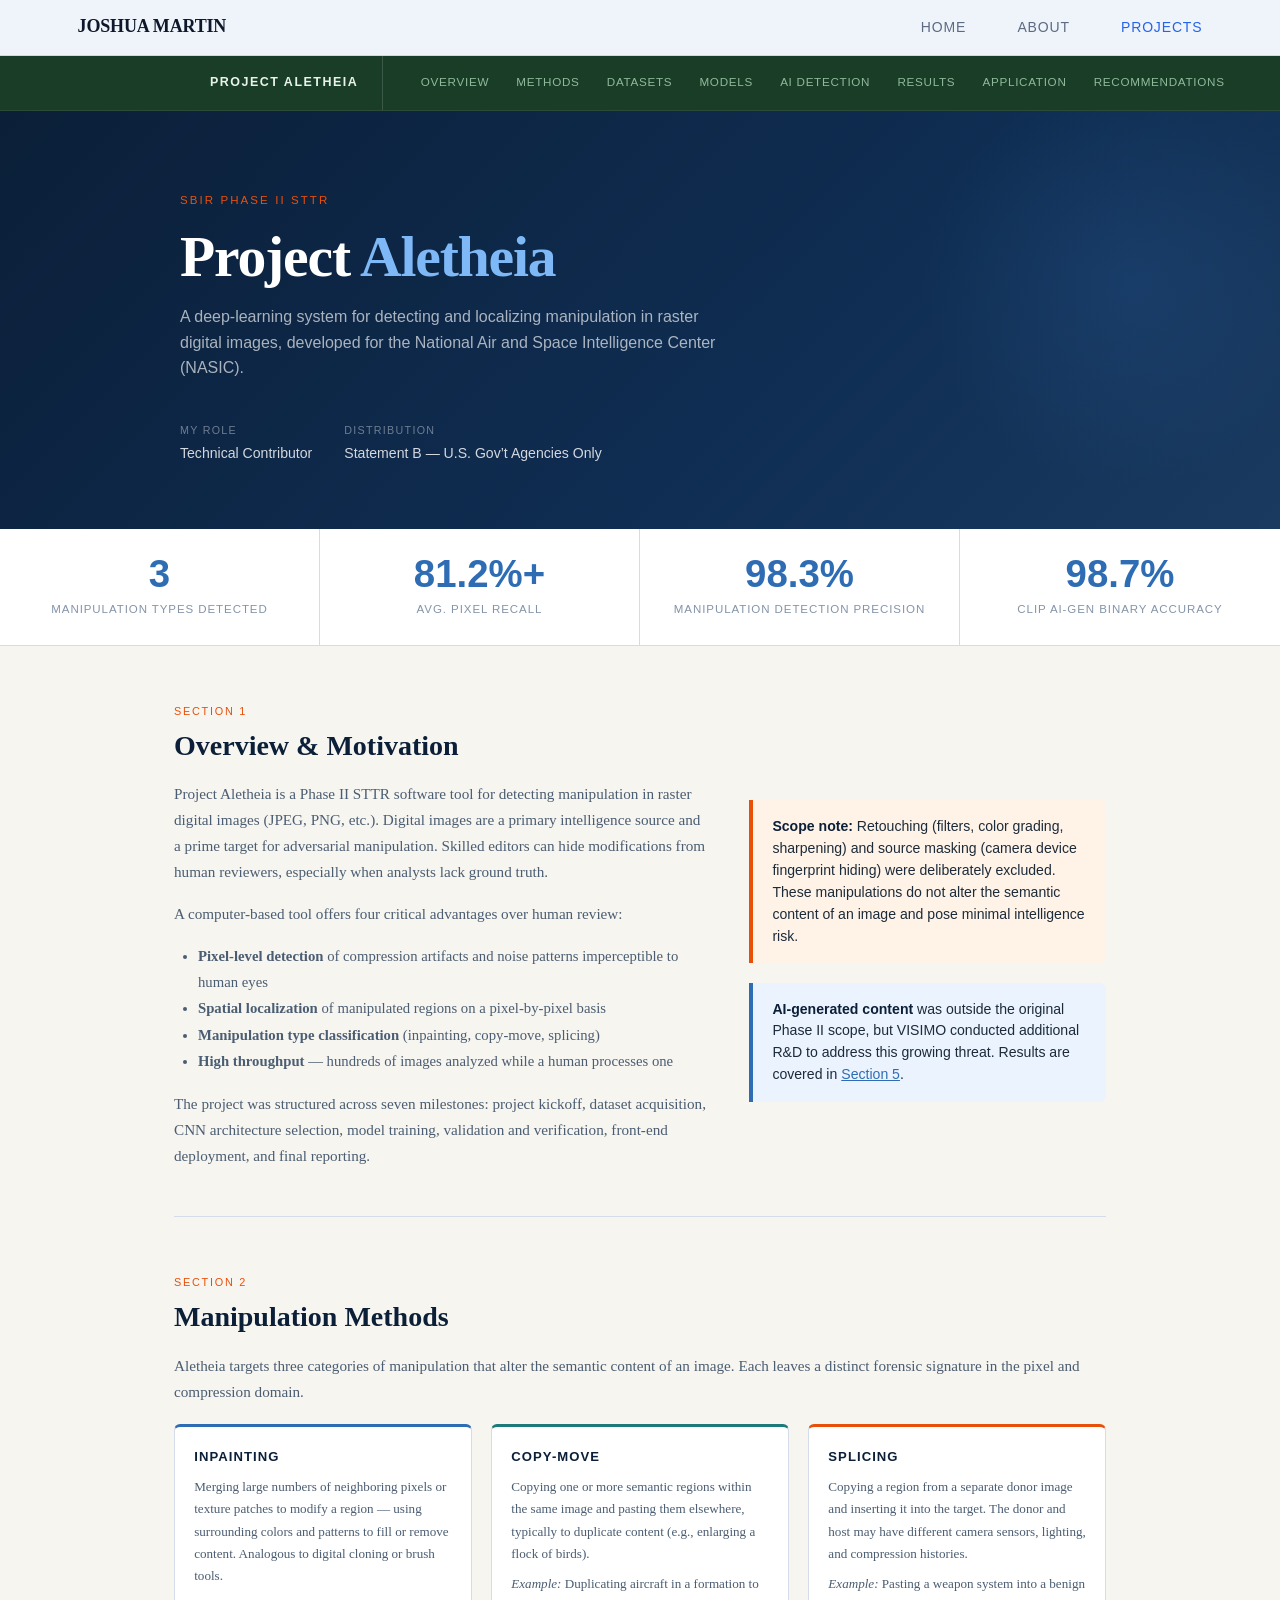
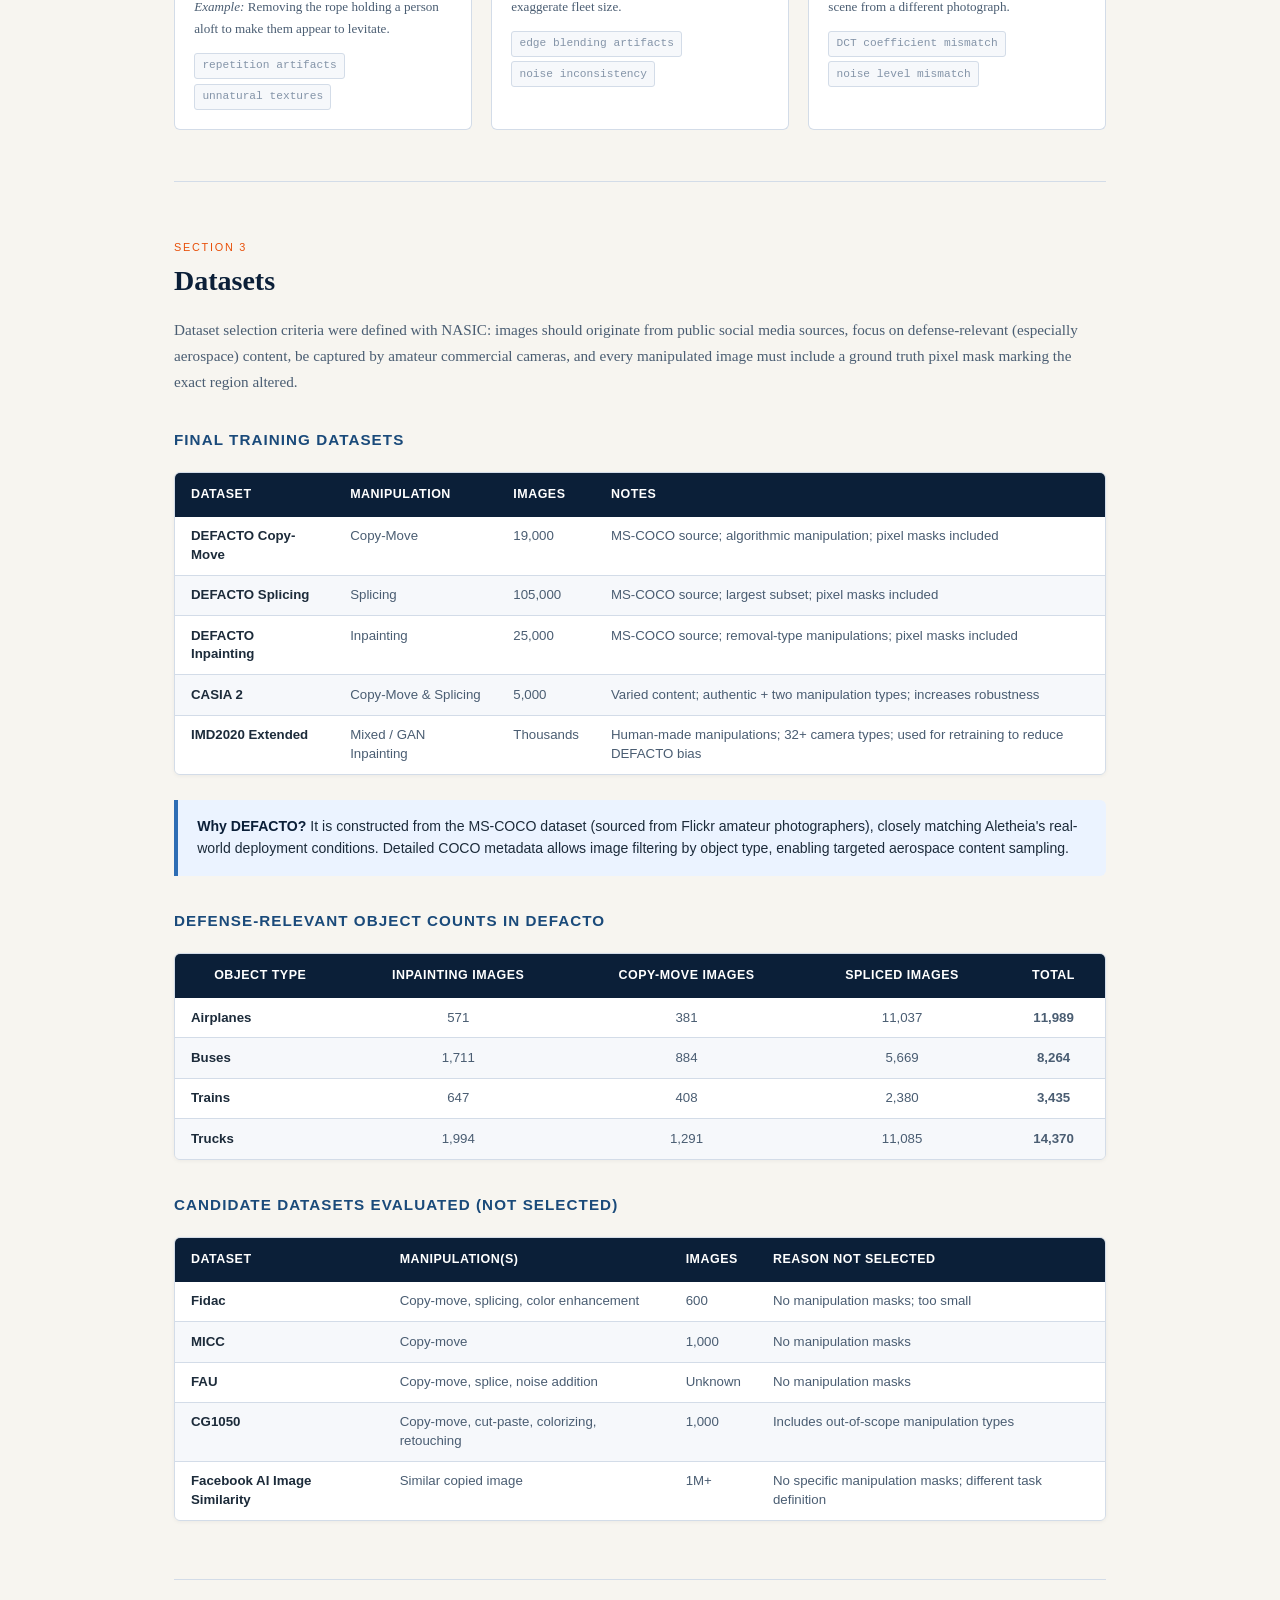
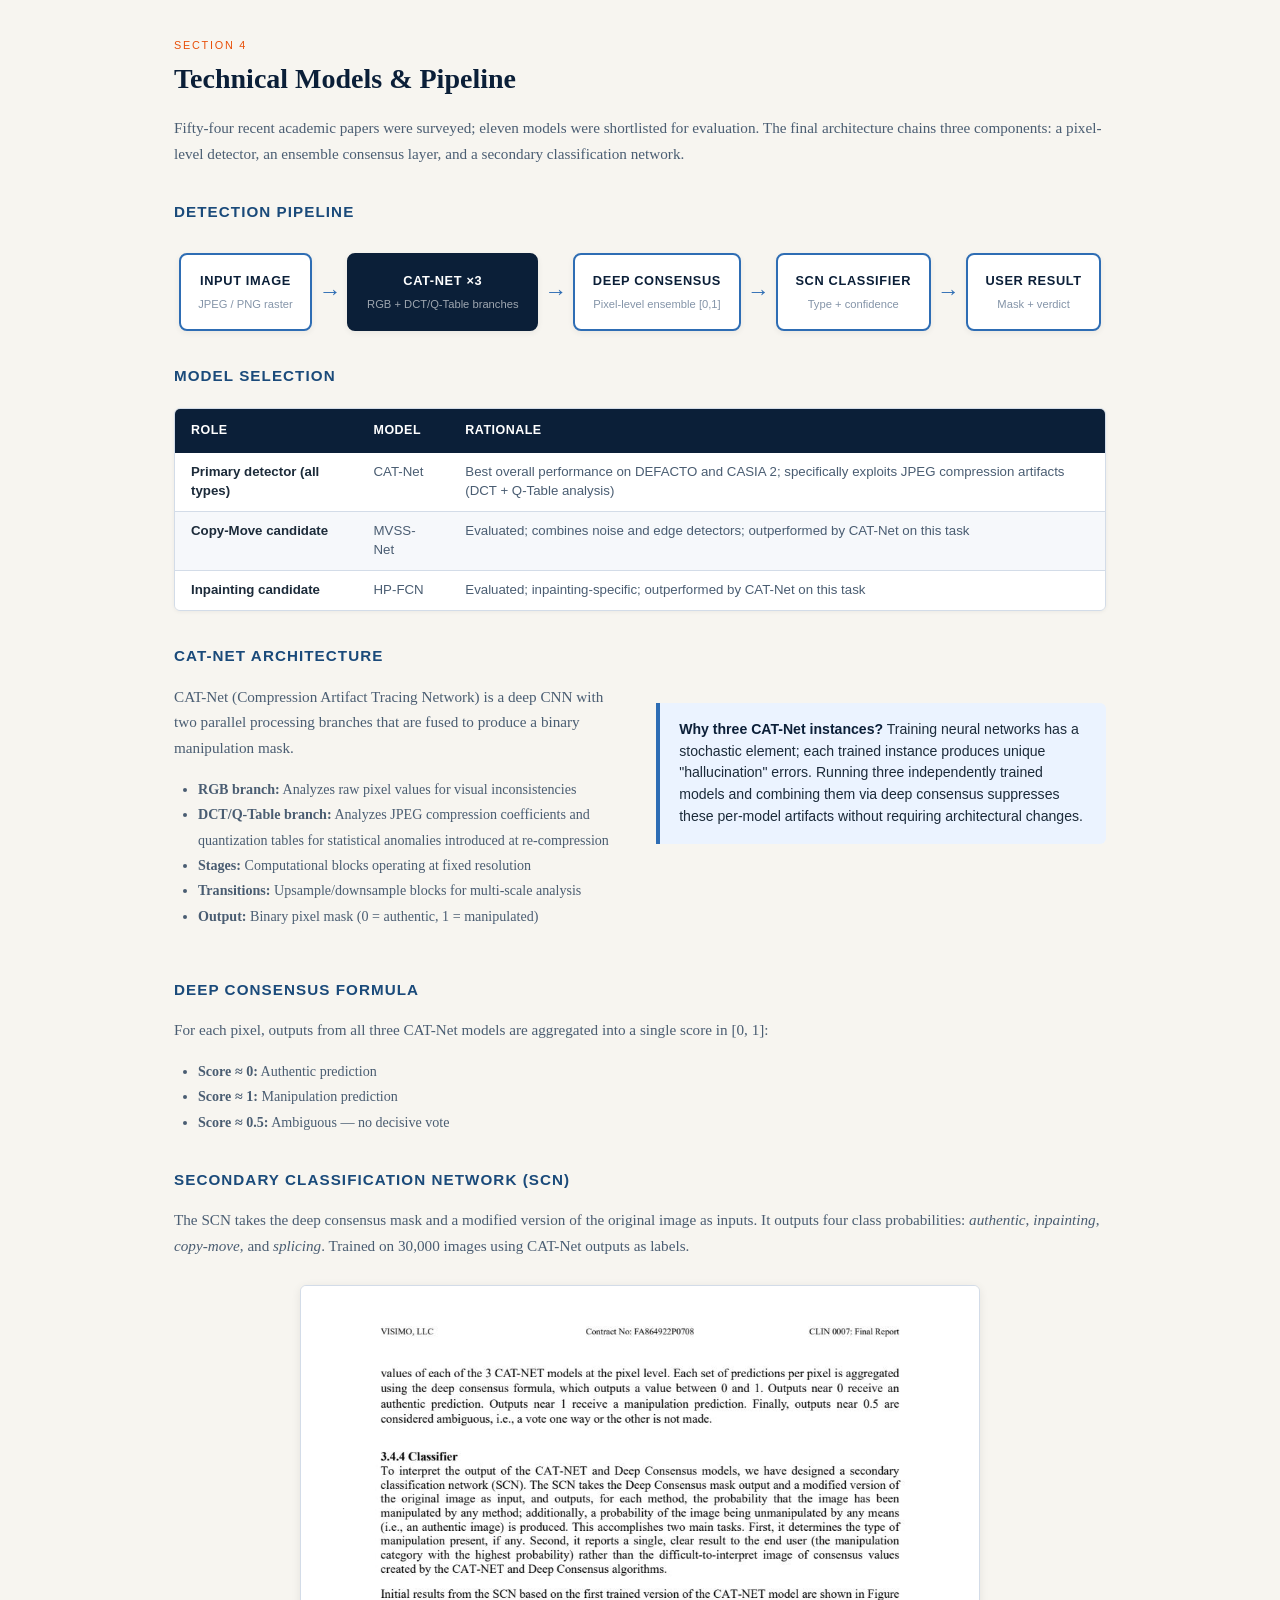
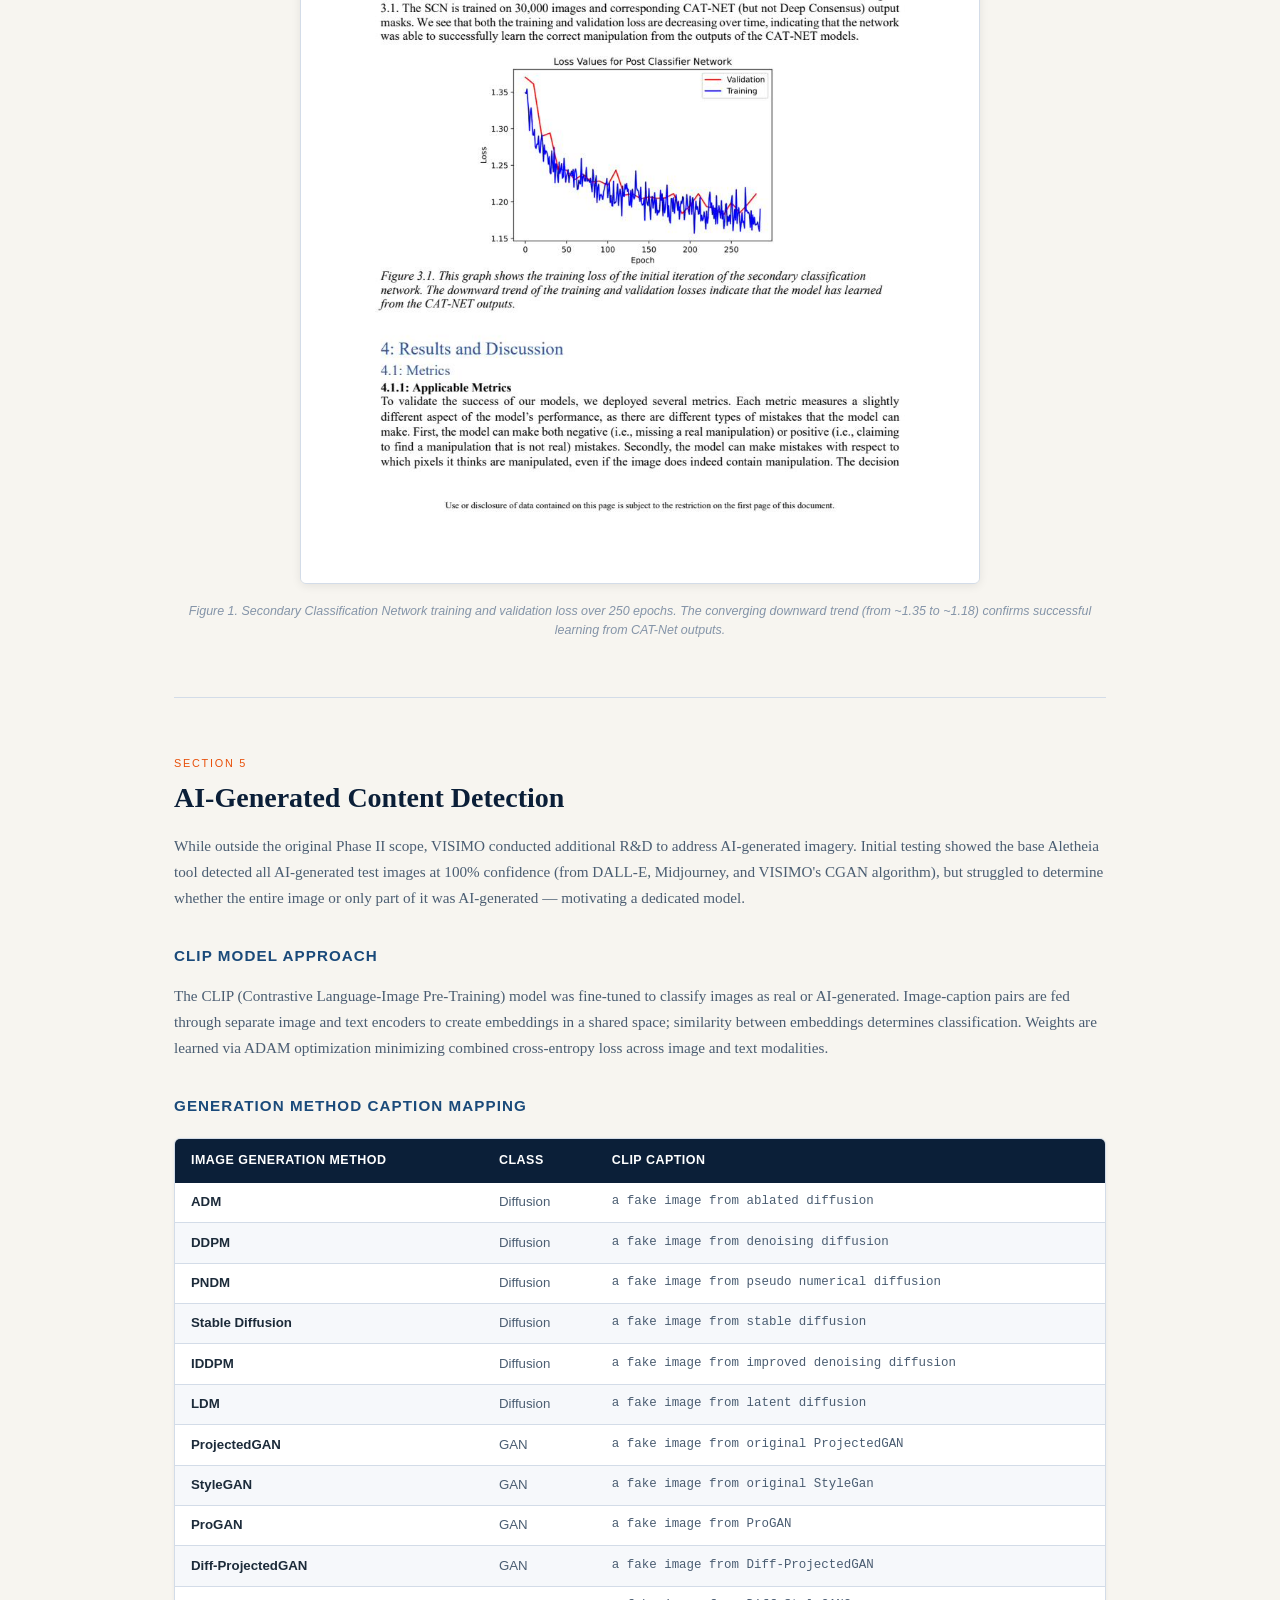
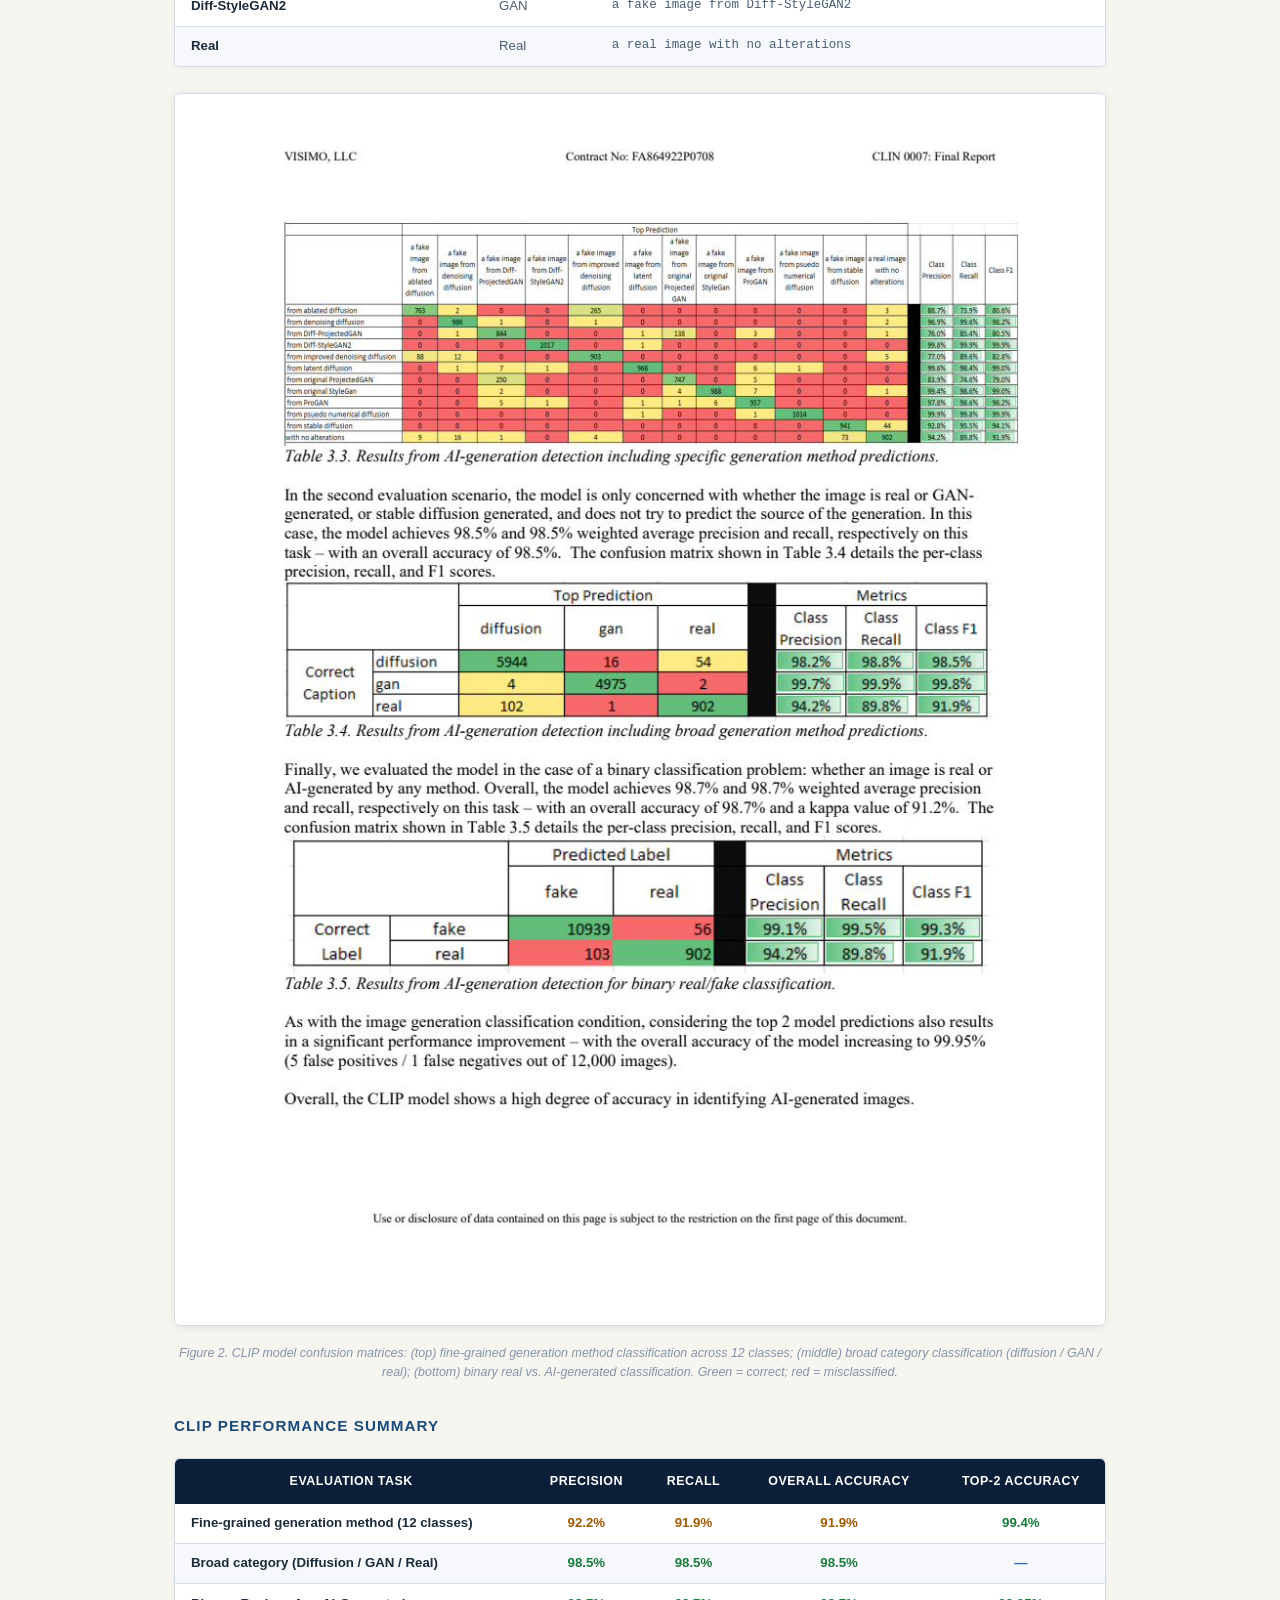
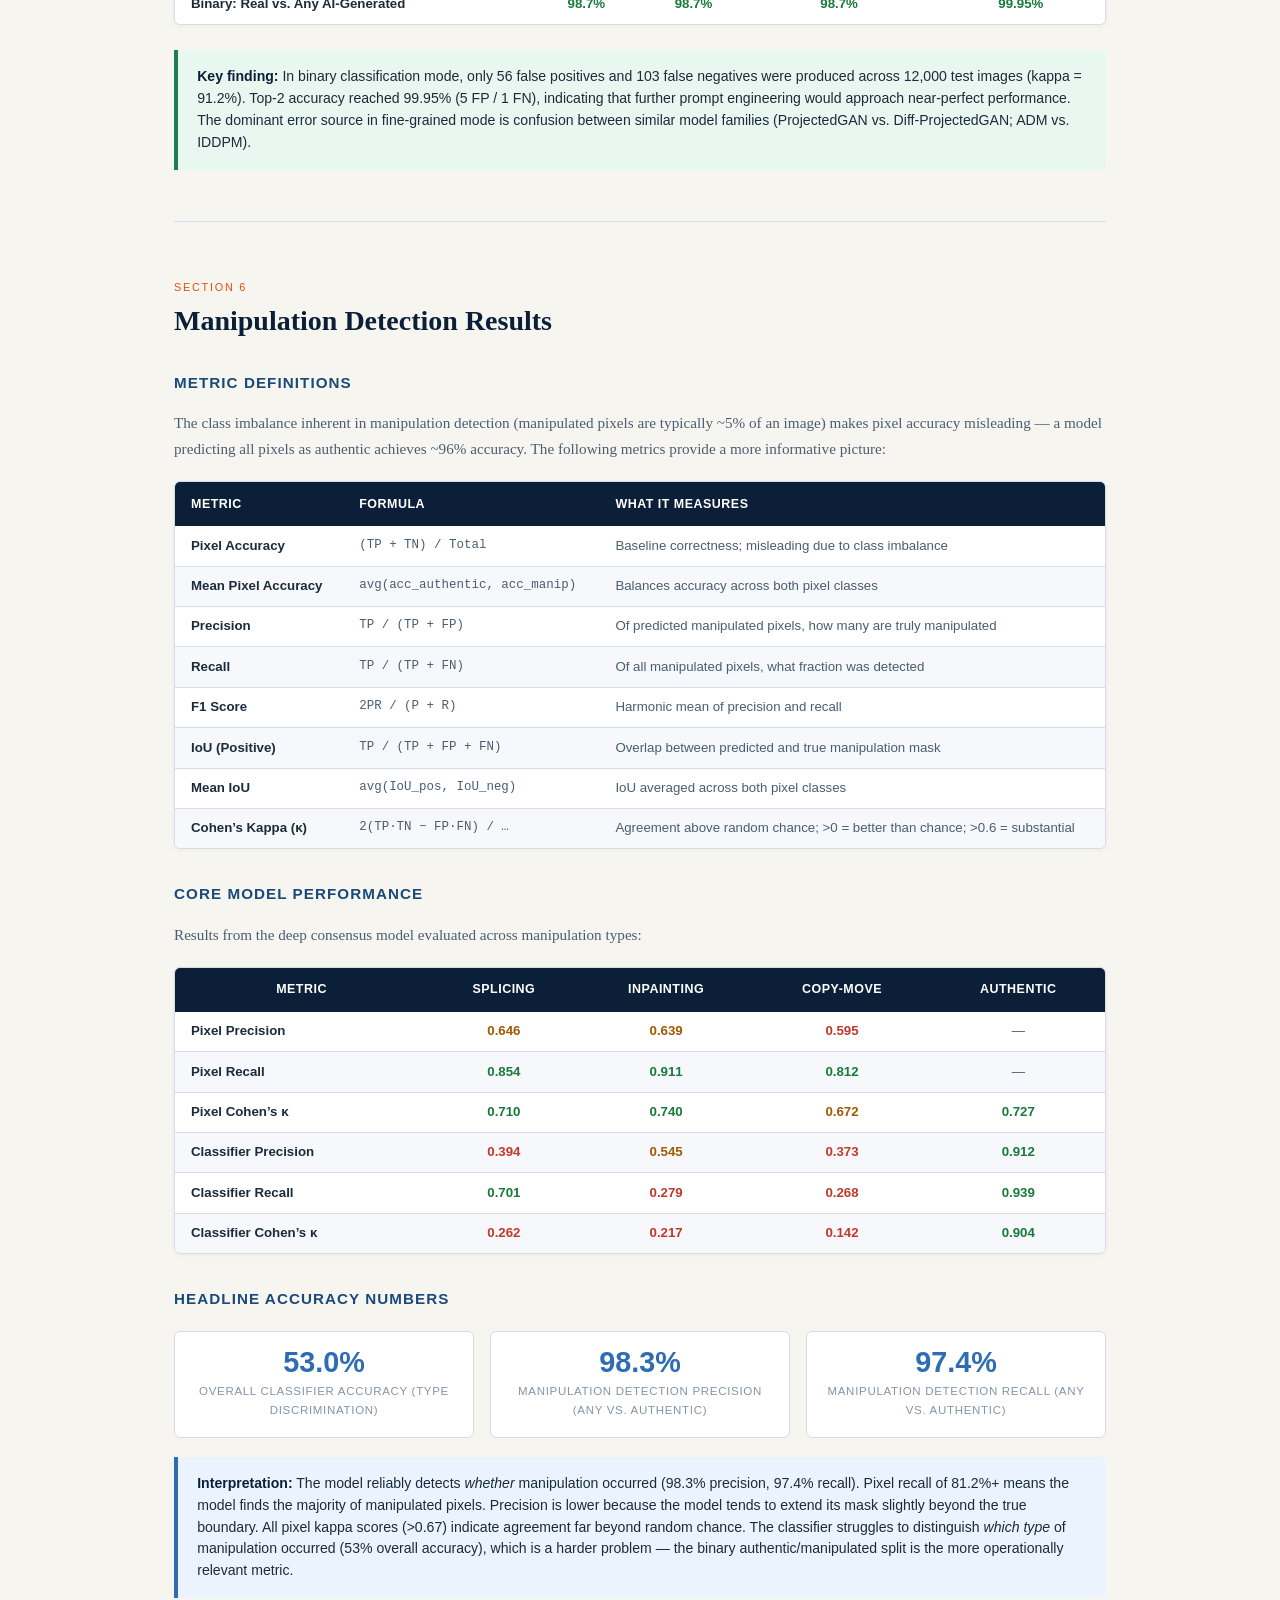
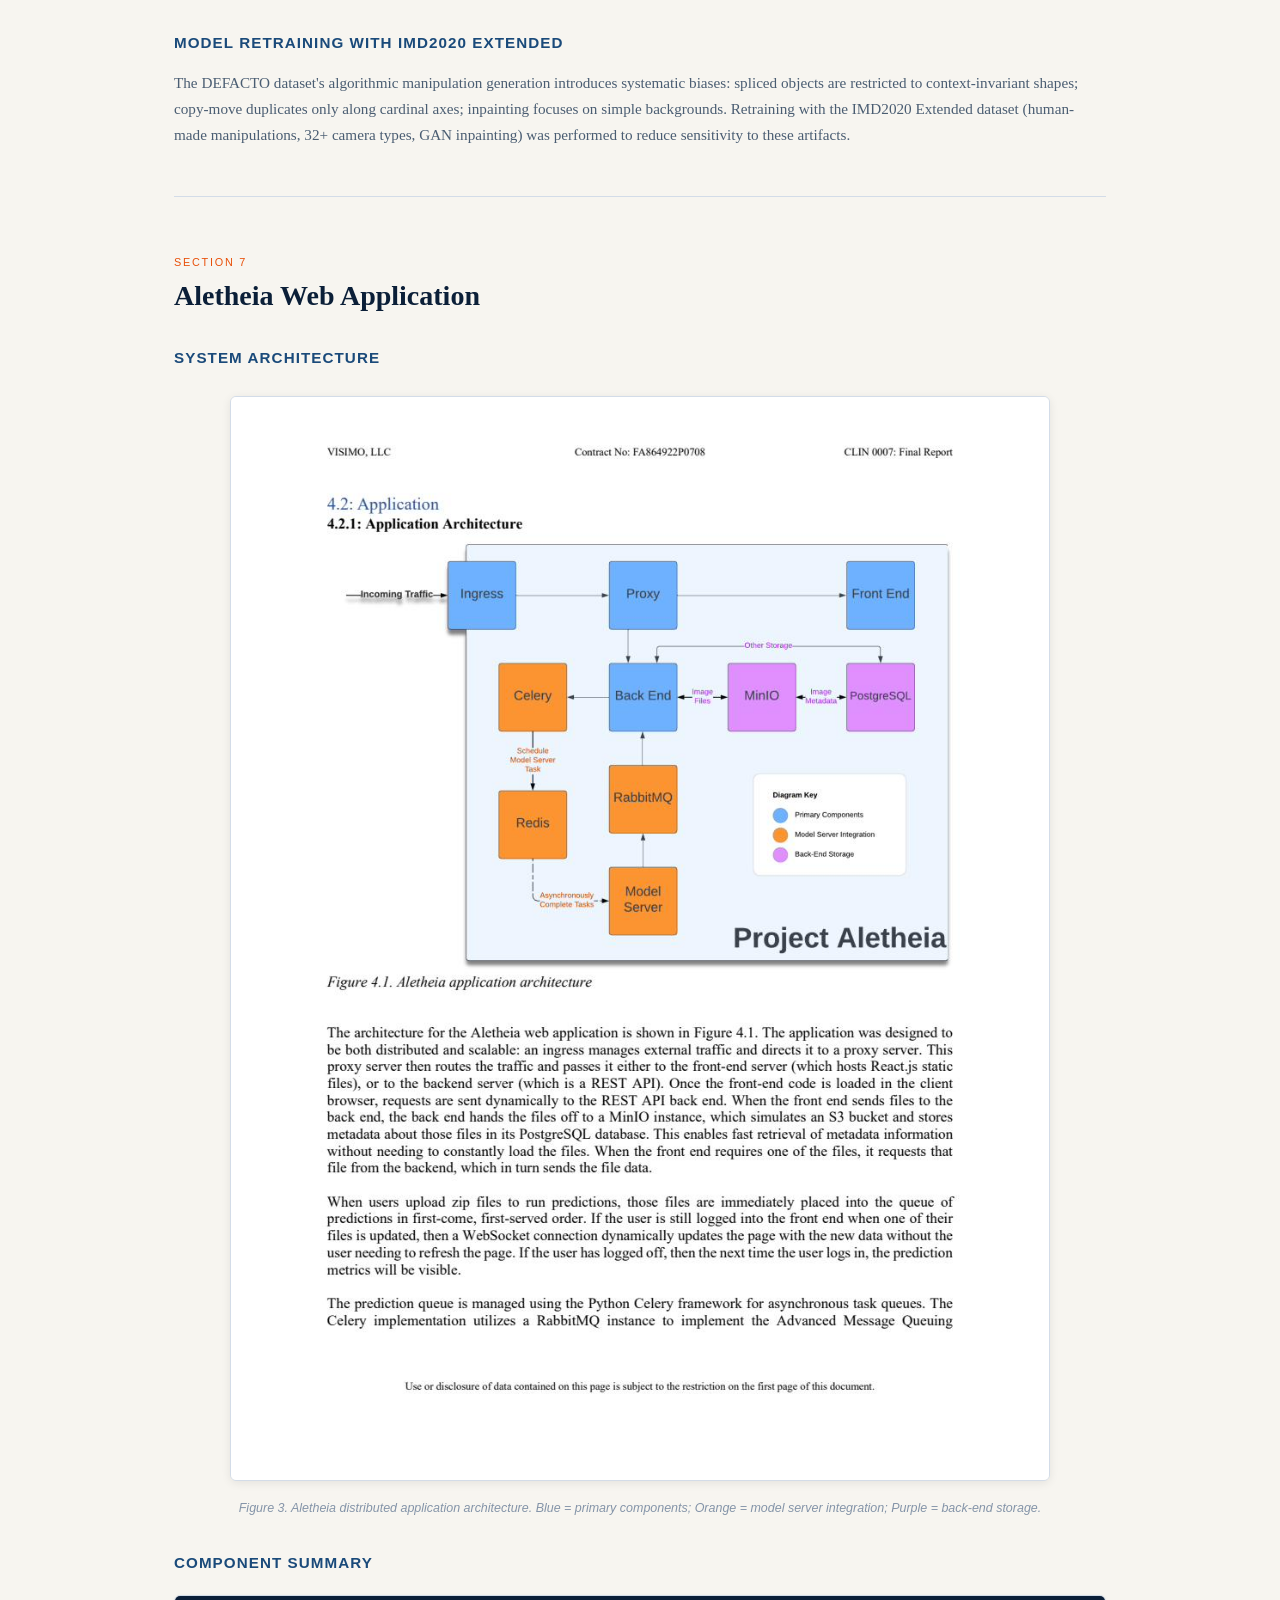
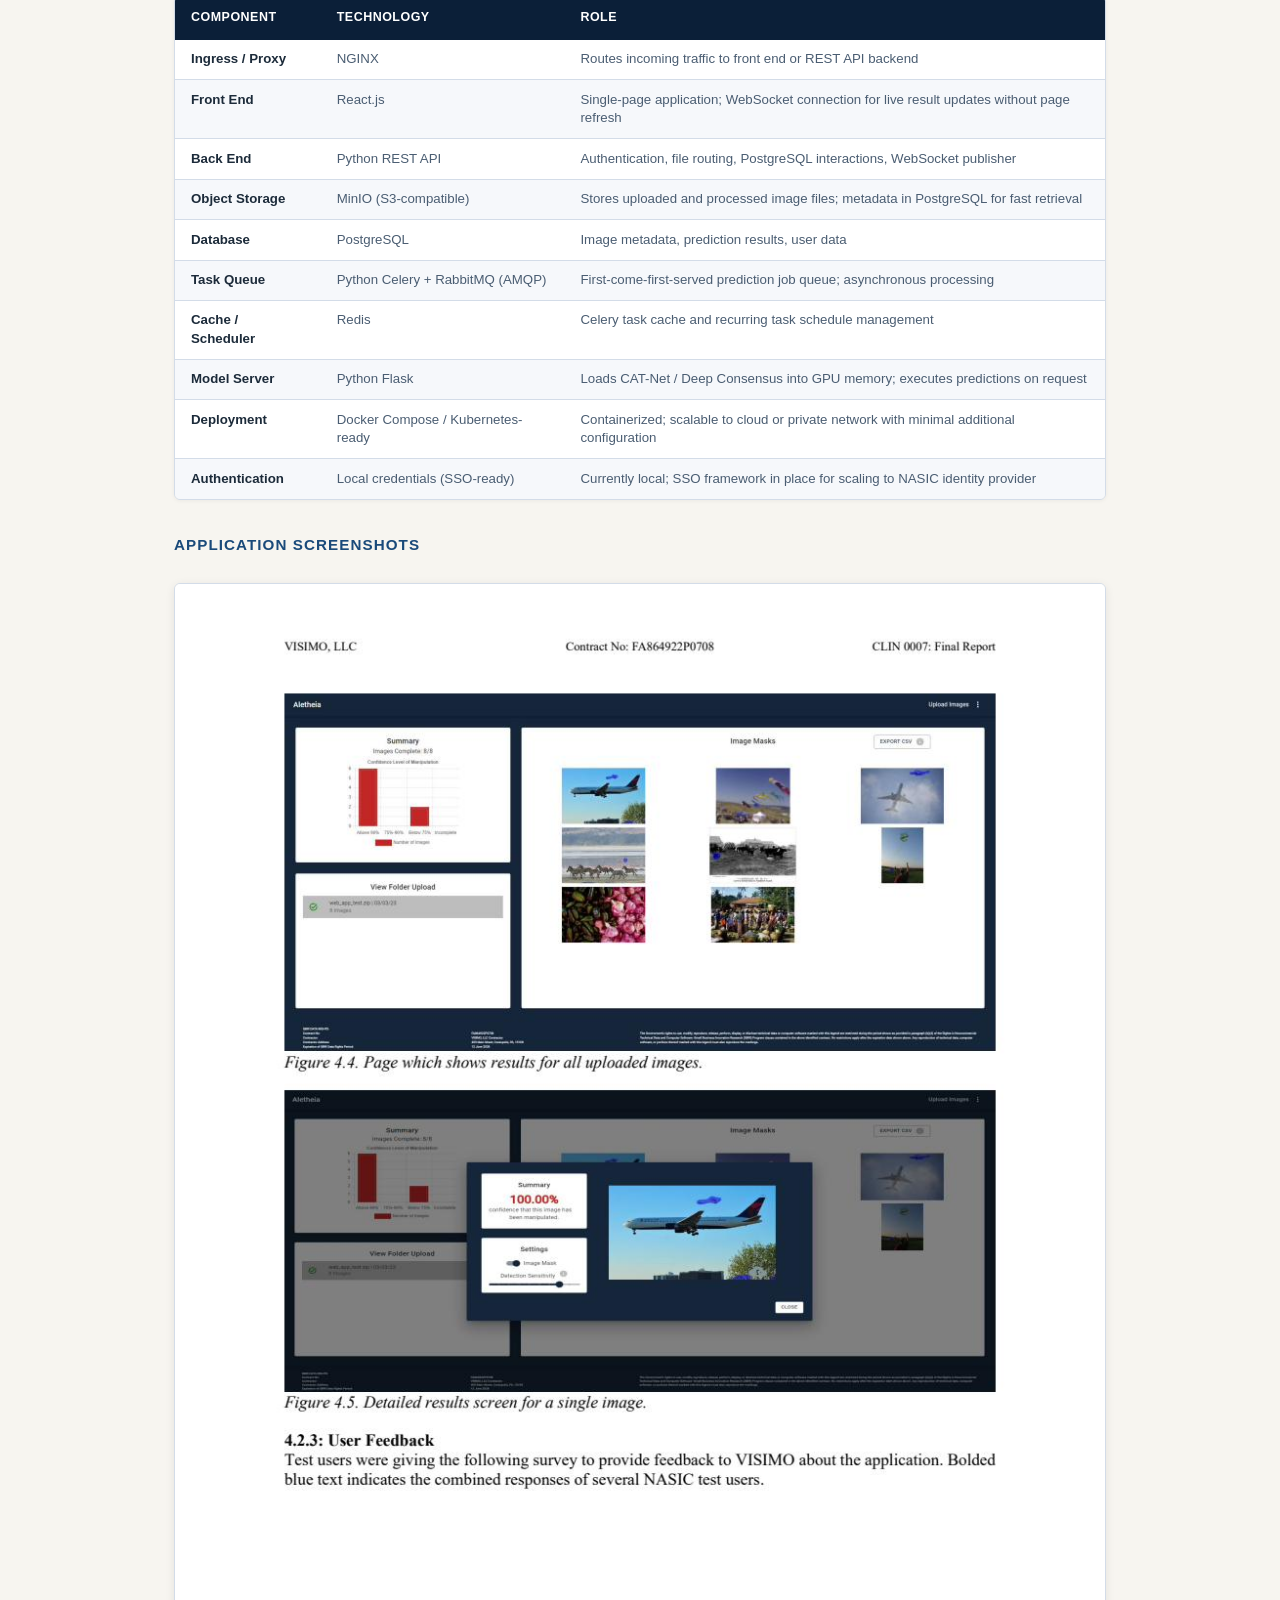
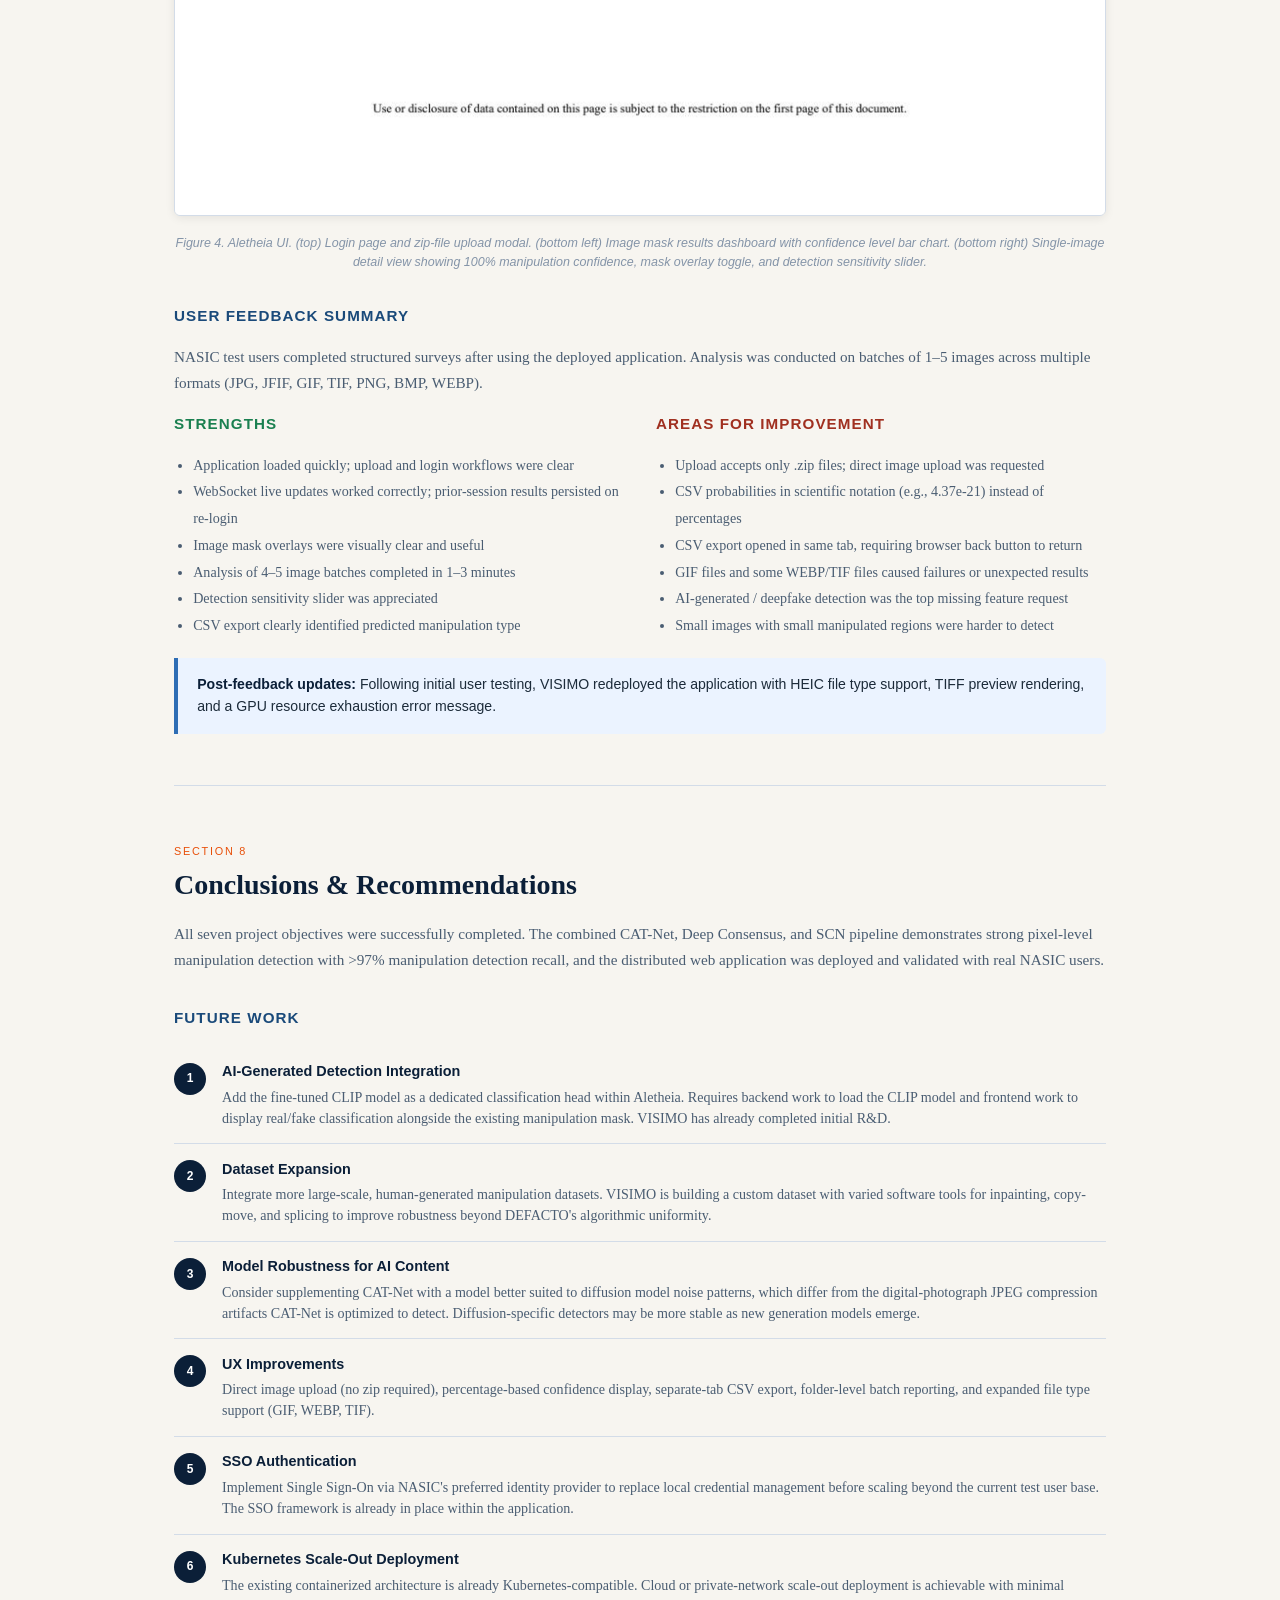
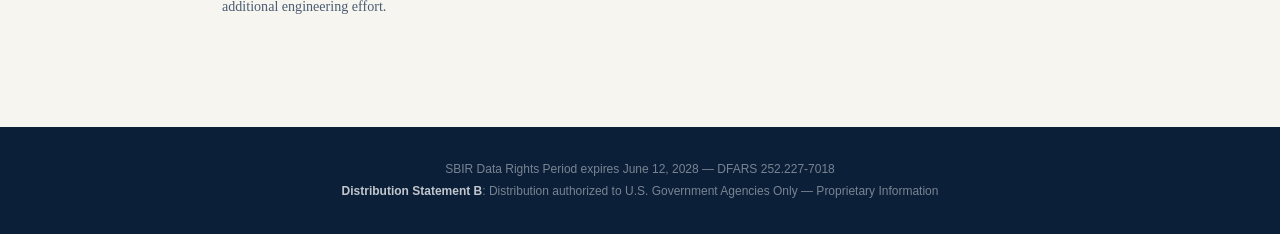
<file: projects/aletheia/index.html>
<!DOCTYPE html>
<html lang="en">
<head>
<meta charset="UTF-8">
<meta name="viewport" content="width=device-width, initial-scale=1.0">
<title>Project Aletheia</title>
<style>
  /* ── Reset & Base ── */
  *, *::before, *::after { box-sizing: border-box; margin: 0; padding: 0; }
  :root {
    --navy:   #0B1F38;
    --blue:   #1A4A7A;
    --lblue:  #2E6DB4;
    --accent: #E8500A;
    --teal:   #1B7A7A;
    --offwhite: #F6F8FB;
    --surface: #FFFFFF;
    --border:  #D3DCE8;
    --muted:   #8494A8;
    --text:    #1C2B3A;
    --textlt:  #4A5D72;
    --mono:    'Courier New', monospace;
  }

  html { scroll-behavior: smooth; }

  body {
    font-family: 'Georgia', serif;
    background: var(--offwhite);
    color: var(--text);
    font-size: 15px;
    line-height: 1.7;
  }

  /* ── Nav ── */
  nav {
    position: sticky;
    top: 0;
    z-index: 100;
    background: var(--navy);
    border-bottom: 3px solid var(--accent);
    display: flex;
    align-items: center;
    gap: 0;
    padding: 0 2rem;
    overflow-x: auto;
  }
  nav .brand {
    font-family: 'Arial Narrow', 'Arial', sans-serif;
    font-weight: 700;
    font-size: 0.78rem;
    letter-spacing: 0.12em;
    text-transform: uppercase;
    color: #fff;
    white-space: nowrap;
    padding: 1rem 1.5rem 1rem 0;
    border-right: 1px solid rgba(255,255,255,0.15);
    margin-right: 1.5rem;
  }
  nav a {
    font-family: 'Arial', sans-serif;
    font-size: 0.73rem;
    letter-spacing: 0.06em;
    text-transform: uppercase;
    color: rgba(255,255,255,0.65);
    text-decoration: none;
    padding: 1rem 0.85rem;
    white-space: nowrap;
    transition: color 0.2s;
    border-bottom: 2px solid transparent;
  }
  nav a:hover { color: #fff; border-bottom-color: var(--accent); }

  /* ── Hero ── */
  .hero {
    background: linear-gradient(135deg, var(--navy) 0%, #0F2D52 60%, #1A3A60 100%);
    padding: 5rem 2rem 4rem;
    position: relative;
    overflow: hidden;
  }
  .hero::before {
    content: '';
    position: absolute;
    top: -40px; right: -60px;
    width: 420px; height: 420px;
    border-radius: 50%;
    background: radial-gradient(circle, rgba(46,109,180,0.18) 0%, transparent 70%);
    pointer-events: none;
  }
  .hero-inner {
    max-width: 920px;
    margin: 0 auto;
    position: relative;
  }
  .hero-eyebrow {
    font-family: 'Arial Narrow', 'Arial', sans-serif;
    font-size: 0.72rem;
    letter-spacing: 0.18em;
    text-transform: uppercase;
    color: var(--accent);
    margin-bottom: 0.9rem;
  }
  .hero h1 {
    font-family: 'Georgia', serif;
    font-size: clamp(2.2rem, 5vw, 3.6rem);
    font-weight: 700;
    color: #fff;
    line-height: 1.1;
    margin-bottom: 1rem;
    letter-spacing: -0.02em;
  }
  .hero h1 em {
    font-style: normal;
    color: #7EB8F7;
  }
  .hero-sub {
    font-family: 'Arial', sans-serif;
    font-size: 1rem;
    color: rgba(255,255,255,0.65);
    max-width: 560px;
    line-height: 1.6;
    margin-bottom: 2.5rem;
  }
  .hero-meta {
    display: flex;
    flex-wrap: wrap;
    gap: 2rem;
  }
  .hero-meta-item { }
  .hero-meta-label {
    font-family: 'Arial', sans-serif;
    font-size: 0.67rem;
    letter-spacing: 0.12em;
    text-transform: uppercase;
    color: rgba(255,255,255,0.4);
    margin-bottom: 0.15rem;
  }
  .hero-meta-val {
    font-family: 'Arial', sans-serif;
    font-size: 0.88rem;
    color: rgba(255,255,255,0.82);
  }

  /* ── KPI Bar ── */
  .kpi-bar {
    background: var(--surface);
    border-bottom: 1px solid var(--border);
    display: grid;
    grid-template-columns: repeat(4, 1fr);
  }
  .kpi {
    padding: 1.6rem 1.5rem;
    border-right: 1px solid var(--border);
    text-align: center;
  }
  .kpi:last-child { border-right: none; }
  .kpi-val {
    font-family: 'Arial Narrow', 'Arial', sans-serif;
    font-size: 2.4rem;
    font-weight: 700;
    color: var(--lblue);
    line-height: 1;
    margin-bottom: 0.4rem;
  }
  .kpi-label {
    font-family: 'Arial', sans-serif;
    font-size: 0.72rem;
    text-transform: uppercase;
    letter-spacing: 0.08em;
    color: var(--muted);
  }

  /* ── Main Layout ── */
  .page {
    max-width: 980px;
    margin: 0 auto;
    padding: 0 1.5rem;
  }

  section {
    padding: 3.5rem 0 2rem;
    border-bottom: 1px solid var(--border);
  }
  section:last-of-type { border-bottom: none; }

  .section-eyebrow {
    font-family: 'Arial', sans-serif;
    font-size: 0.68rem;
    letter-spacing: 0.16em;
    text-transform: uppercase;
    color: var(--accent);
    margin-bottom: 0.5rem;
  }
  h2 {
    font-family: 'Georgia', serif;
    font-size: 1.75rem;
    color: var(--navy);
    margin-bottom: 1.2rem;
    line-height: 1.2;
  }
  h3 {
    font-family: 'Arial', sans-serif;
    font-size: 0.95rem;
    font-weight: 700;
    text-transform: uppercase;
    letter-spacing: 0.07em;
    color: var(--blue);
    margin: 2rem 0 0.9rem;
  }
  p {
    color: var(--textlt);
    margin-bottom: 1rem;
    font-size: 0.95rem;
  }

  /* ── Two-column layout ── */
  .cols-2 {
    display: grid;
    grid-template-columns: 1fr 1fr;
    gap: 2rem;
    align-items: start;
  }
  .cols-3-2 {
    display: grid;
    grid-template-columns: 3fr 2fr;
    gap: 2.5rem;
    align-items: start;
  }

  /* ── Tables ── */
  .tbl-wrap {
    overflow-x: auto;
    margin: 1.2rem 0 1.6rem;
    border-radius: 6px;
    border: 1px solid var(--border);
    box-shadow: 0 1px 4px rgba(0,0,0,0.05);
  }
  table {
    width: 100%;
    border-collapse: collapse;
    font-family: 'Arial', sans-serif;
    font-size: 0.83rem;
  }
  thead tr {
    background: var(--navy);
    color: #fff;
  }
  thead th {
    padding: 0.72rem 1rem;
    text-align: left;
    font-weight: 700;
    letter-spacing: 0.04em;
    font-size: 0.78rem;
    text-transform: uppercase;
    white-space: nowrap;
  }
  tbody tr { background: var(--surface); }
  tbody tr:nth-child(even) { background: var(--offwhite); }
  tbody tr:hover { background: #EBF3FF; }
  tbody td {
    padding: 0.65rem 1rem;
    border-bottom: 1px solid var(--border);
    vertical-align: top;
    color: var(--textlt);
    line-height: 1.4;
  }
  tbody td:first-child { color: var(--text); font-weight: 600; }
  tbody tr:last-child td { border-bottom: none; }

  /* Metric table centered values */
  .tbl-center td, .tbl-center th { text-align: center; }
  .tbl-center td:first-child { text-align: left; }

  /* Performance table with color coding */
  .val-high { color: #187A3B; font-weight: 700; }
  .val-mid  { color: #A05A00; font-weight: 700; }
  .val-low  { color: #C0392B; font-weight: 700; }
  .val-neutral { color: var(--lblue); font-weight: 700; }

  /* ── Callout ── */
  .callout {
    background: #EBF3FF;
    border-left: 4px solid var(--lblue);
    padding: 1rem 1.2rem;
    border-radius: 0 6px 6px 0;
    margin: 1.2rem 0;
    font-family: 'Arial', sans-serif;
    font-size: 0.88rem;
    color: var(--text);
    line-height: 1.55;
  }
  .callout strong { color: var(--navy); }
  .callout-warn {
    background: #FFF3E8;
    border-left-color: var(--accent);
  }
  .callout-success {
    background: #E8F7EF;
    border-left-color: #1A8050;
  }

  /* ── Figures ── */
  figure {
    margin: 1.6rem 0;
    text-align: center;
  }
  figure img {
    max-width: 100%;
    border: 1px solid var(--border);
    border-radius: 6px;
    box-shadow: 0 2px 10px rgba(0,0,0,0.08);
  }
  figcaption {
    font-family: 'Arial', sans-serif;
    font-size: 0.78rem;
    color: var(--muted);
    margin-top: 0.6rem;
    font-style: italic;
    line-height: 1.5;
  }

  /* ── Model pipeline diagram ── */
  .pipeline {
    display: flex;
    align-items: center;
    justify-content: center;
    gap: 0;
    flex-wrap: wrap;
    margin: 1.8rem 0;
    font-family: 'Arial', sans-serif;
  }
  .pipe-node {
    background: var(--surface);
    border: 2px solid var(--lblue);
    border-radius: 8px;
    padding: 0.9rem 1.1rem;
    text-align: center;
    min-width: 120px;
    box-shadow: 0 2px 6px rgba(0,0,0,0.06);
  }
  .pipe-node .pn-title {
    font-size: 0.8rem;
    font-weight: 700;
    color: var(--navy);
    text-transform: uppercase;
    letter-spacing: 0.05em;
  }
  .pipe-node .pn-sub {
    font-size: 0.7rem;
    color: var(--muted);
    margin-top: 0.25rem;
  }
  .pipe-arrow {
    font-size: 1.4rem;
    color: var(--lblue);
    padding: 0 0.4rem;
  }
  .pipe-node.highlight { background: var(--navy); border-color: var(--navy); }
  .pipe-node.highlight .pn-title { color: #fff; }
  .pipe-node.highlight .pn-sub { color: rgba(255,255,255,0.6); }

  /* ── Manipulation type cards ── */
  .manip-grid {
    display: grid;
    grid-template-columns: repeat(3, 1fr);
    gap: 1.2rem;
    margin: 1.2rem 0;
  }
  .manip-card {
    background: var(--surface);
    border: 1px solid var(--border);
    border-top: 3px solid var(--lblue);
    border-radius: 6px;
    padding: 1.2rem;
  }
  .manip-card:nth-child(2) { border-top-color: var(--teal); }
  .manip-card:nth-child(3) { border-top-color: var(--accent); }
  .manip-card h4 {
    font-family: 'Arial', sans-serif;
    font-size: 0.82rem;
    font-weight: 700;
    text-transform: uppercase;
    letter-spacing: 0.08em;
    color: var(--navy);
    margin-bottom: 0.5rem;
  }
  .manip-card p {
    font-size: 0.82rem;
    margin-bottom: 0.5rem;
  }
  .manip-card .detect-tag {
    display: inline-block;
    background: var(--offwhite);
    border: 1px solid var(--border);
    border-radius: 3px;
    font-size: 0.7rem;
    color: var(--muted);
    padding: 0.15rem 0.45rem;
    font-family: var(--mono);
    margin-top: 0.3rem;
  }

  /* ── Metric pill ── */
  .metric-row {
    display: grid;
    grid-template-columns: repeat(3, 1fr);
    gap: 1rem;
    margin: 1.2rem 0;
  }
  .metric-card {
    background: var(--surface);
    border: 1px solid var(--border);
    border-radius: 6px;
    padding: 1rem;
    text-align: center;
  }
  .metric-card .mv {
    font-family: 'Arial Narrow', 'Arial', sans-serif;
    font-size: 1.8rem;
    font-weight: 700;
    color: var(--lblue);
    line-height: 1;
  }
  .metric-card .ml {
    font-size: 0.72rem;
    color: var(--muted);
    font-family: 'Arial', sans-serif;
    margin-top: 0.3rem;
    text-transform: uppercase;
    letter-spacing: 0.06em;
  }

  /* ── Reco list ── */
  .reco-list {
    list-style: none;
    margin: 1rem 0;
  }
  .reco-list li {
    display: flex;
    gap: 1rem;
    padding: 0.9rem 0;
    border-bottom: 1px solid var(--border);
    font-size: 0.88rem;
  }
  .reco-list li:last-child { border-bottom: none; }
  .reco-icon {
    flex-shrink: 0;
    width: 2rem;
    height: 2rem;
    background: var(--navy);
    color: #fff;
    border-radius: 50%;
    display: flex;
    align-items: center;
    justify-content: center;
    font-family: 'Arial', sans-serif;
    font-size: 0.75rem;
    font-weight: 700;
    margin-top: 0.1rem;
  }
  .reco-body strong {
    display: block;
    color: var(--navy);
    font-size: 0.9rem;
    margin-bottom: 0.25rem;
    font-family: 'Arial', sans-serif;
  }
  .reco-body { color: var(--textlt); line-height: 1.5; }

  /* ── Footer ── */
  footer {
    background: var(--navy);
    color: rgba(255,255,255,0.45);
    font-family: 'Arial', sans-serif;
    font-size: 0.75rem;
    text-align: center;
    padding: 2rem;
    line-height: 1.8;
    margin-top: 3rem;
  }
  footer strong { color: rgba(255,255,255,0.75); }

  @media (max-width: 700px) {
    .kpi-bar { grid-template-columns: repeat(2, 1fr); }
    .cols-2, .cols-3-2, .manip-grid, .metric-row { grid-template-columns: 1fr; }
    .pipeline { flex-direction: column; }
    .pipe-arrow { transform: rotate(90deg); }
    h2 { font-size: 1.4rem; }
  }
</style>
<style>
/* ── Site primary nav ── */
.pnav{height:56px;border-bottom:1px solid #cdd8ea;background:rgba(238,243,251,0.92);backdrop-filter:blur(10px);position:sticky;top:0;z-index:9999;display:flex;align-items:center}
.pnav-inner{width:100%;max-width:1200px;margin:0 auto;padding:0 1.5rem;display:flex;align-items:center;justify-content:space-between}
.pnav-logo{font-family:'Lora',Georgia,serif;font-size:1.125rem;font-weight:600;color:#0f172a;text-decoration:none;letter-spacing:-0.01em}
.pnav-list{display:flex;gap:1.5rem;list-style:none}
.pnav-list a{font-size:0.875rem;font-weight:500;color:#5c6b82;text-decoration:none;transition:color 150ms}
.pnav-list a:hover,.pnav-list a[aria-current]{color:#2563eb;text-decoration:none}
@media(max-width:600px){.pnav-logo{font-size:1rem}.pnav-list{gap:1rem}}
/* ── Silva-style override ── */
body{background:#F7F5F0!important;color:#1C2319!important;font-family:Georgia,"Times New Roman",serif!important}
nav:not(.pnav){top:56px!important;background:#1A3D28!important;border-bottom:1px solid rgba(255,255,255,0.08)!important}
nav:not(.pnav) .brand{color:#E8F4EA!important;border-right-color:rgba(255,255,255,0.15)!important}
nav:not(.pnav) a{color:#8FBA9A!important;border-bottom-color:transparent!important}
nav:not(.pnav) a:hover,nav:not(.pnav) a.active{color:#FFFFFF!important;border-bottom-color:#4A9058!important;background:rgba(74,144,88,0.08)!important}
nav:not(.pnav){padding-left:max(1.5rem,calc(50% - 430px))!important;padding-right:max(1.5rem,calc(50% - 430px))!important}
</style>
</head>
<body>

<nav class="pnav" aria-label="Site navigation">
  <div class="pnav-inner">
    <a href="/" class="pnav-logo">Joshua Martin</a>
    <ul class="pnav-list" role="list">
      <li><a href="/">Home</a></li>
      <li><a href="/about/">About</a></li>
      <li><a href="/projects/" aria-current="page">Projects</a></li>
    </ul>
  </div>
</nav>

<!-- NAV -->
<nav>
  <span class="brand">Project Aletheia</span>
  <a href="#overview">Overview</a>
  <a href="#methods">Methods</a>
  <a href="#datasets">Datasets</a>
  <a href="#models">Models</a>
  <a href="#ai-detection">AI Detection</a>
  <a href="#results">Results</a>
  <a href="#application">Application</a>
  <a href="#recommendations">Recommendations</a>
</nav>

<!-- HERO -->
<header class="hero">
  <div class="hero-inner">
    <p class="hero-eyebrow">SBIR Phase II STTR</p>
    <h1>Project <em>Aletheia</em></h1>
    <p class="hero-sub">A deep-learning system for detecting and localizing manipulation in raster digital images, developed for the National Air and Space Intelligence Center (NASIC).</p>
    <div class="hero-meta">
      <div class="hero-meta-item"><div class="hero-meta-label">My Role</div><div class="hero-meta-val">Technical Contributor</div></div>
      <div class="hero-meta-item"><div class="hero-meta-label">Distribution</div><div class="hero-meta-val">Statement B &mdash; U.S. Gov&rsquo;t Agencies Only</div></div>
    </div>
  </div>
</header>

<!-- KPI BAR -->
<div class="kpi-bar">
  <div class="kpi"><div class="kpi-val">3</div><div class="kpi-label">Manipulation Types Detected</div></div>
  <div class="kpi"><div class="kpi-val">81.2%+</div><div class="kpi-label">Avg. Pixel Recall</div></div>
  <div class="kpi"><div class="kpi-val">98.3%</div><div class="kpi-label">Manipulation Detection Precision</div></div>
  <div class="kpi"><div class="kpi-val">98.7%</div><div class="kpi-label">CLIP AI-Gen Binary Accuracy</div></div>
</div>

<div class="page">

<!-- 1. OVERVIEW -->
<section id="overview">
  <p class="section-eyebrow">Section 1</p>
  <h2>Overview &amp; Motivation</h2>
  <div class="cols-3-2">
    <div>
      <p>Project Aletheia is a Phase II STTR software tool for detecting manipulation in raster digital images (JPEG, PNG, etc.). Digital images are a primary intelligence source and a prime target for adversarial manipulation. Skilled editors can hide modifications from human reviewers, especially when analysts lack ground truth.</p>
      <p>A computer-based tool offers four critical advantages over human review:</p>
      <ul style="margin: 0.5rem 0 1rem 1.5rem; color: var(--textlt); font-size: 0.92rem; line-height: 1.8;">
        <li><strong>Pixel-level detection</strong> of compression artifacts and noise patterns imperceptible to human eyes</li>
        <li><strong>Spatial localization</strong> of manipulated regions on a pixel-by-pixel basis</li>
        <li><strong>Manipulation type classification</strong> (inpainting, copy-move, splicing)</li>
        <li><strong>High throughput</strong> &mdash; hundreds of images analyzed while a human processes one</li>
      </ul>
      <p>The project was structured across seven milestones: project kickoff, dataset acquisition, CNN architecture selection, model training, validation and verification, front-end deployment, and final reporting.</p>
    </div>
    <div>
      <div class="callout callout-warn">
        <strong>Scope note:</strong> Retouching (filters, color grading, sharpening) and source masking (camera device fingerprint hiding) were deliberately excluded. These manipulations do not alter the semantic content of an image and pose minimal intelligence risk.
      </div>
      <div class="callout" style="margin-top: 1rem;">
        <strong>AI-generated content</strong> was outside the original Phase II scope, but VISIMO conducted additional R&amp;D to address this growing threat. Results are covered in <a href="#ai-detection" style="color: var(--lblue);">Section 5</a>.
      </div>
    </div>
  </div>
</section>

<!-- 2. MANIPULATION METHODS -->
<section id="methods">
  <p class="section-eyebrow">Section 2</p>
  <h2>Manipulation Methods</h2>
  <p>Aletheia targets three categories of manipulation that alter the semantic content of an image. Each leaves a distinct forensic signature in the pixel and compression domain.</p>
  <div class="manip-grid">
    <div class="manip-card">
      <h4>Inpainting</h4>
      <p>Merging large numbers of neighboring pixels or texture patches to modify a region &mdash; using surrounding colors and patterns to fill or remove content. Analogous to digital cloning or brush tools.</p>
      <p><em>Example:</em> Removing the rope holding a person aloft to make them appear to levitate.</p>
      <span class="detect-tag">repetition artifacts</span>
      <span class="detect-tag">unnatural textures</span>
    </div>
    <div class="manip-card">
      <h4>Copy-Move</h4>
      <p>Copying one or more semantic regions within the same image and pasting them elsewhere, typically to duplicate content (e.g., enlarging a flock of birds).</p>
      <p><em>Example:</em> Duplicating aircraft in a formation to exaggerate fleet size.</p>
      <span class="detect-tag">edge blending artifacts</span>
      <span class="detect-tag">noise inconsistency</span>
    </div>
    <div class="manip-card">
      <h4>Splicing</h4>
      <p>Copying a region from a separate donor image and inserting it into the target. The donor and host may have different camera sensors, lighting, and compression histories.</p>
      <p><em>Example:</em> Pasting a weapon system into a benign scene from a different photograph.</p>
      <span class="detect-tag">DCT coefficient mismatch</span>
      <span class="detect-tag">noise level mismatch</span>
    </div>
  </div>
</section>

<!-- 3. DATASETS -->
<section id="datasets">
  <p class="section-eyebrow">Section 3</p>
  <h2>Datasets</h2>
  <p>Dataset selection criteria were defined with NASIC: images should originate from public social media sources, focus on defense-relevant (especially aerospace) content, be captured by amateur commercial cameras, and every manipulated image must include a ground truth pixel mask marking the exact region altered.</p>

  <h3>Final Training Datasets</h3>
  <div class="tbl-wrap">
    <table>
      <thead><tr><th>Dataset</th><th>Manipulation</th><th>Images</th><th>Notes</th></tr></thead>
      <tbody>
        <tr><td>DEFACTO Copy-Move</td><td>Copy-Move</td><td>19,000</td><td>MS-COCO source; algorithmic manipulation; pixel masks included</td></tr>
        <tr><td>DEFACTO Splicing</td><td>Splicing</td><td>105,000</td><td>MS-COCO source; largest subset; pixel masks included</td></tr>
        <tr><td>DEFACTO Inpainting</td><td>Inpainting</td><td>25,000</td><td>MS-COCO source; removal-type manipulations; pixel masks included</td></tr>
        <tr><td>CASIA 2</td><td>Copy-Move &amp; Splicing</td><td>5,000</td><td>Varied content; authentic + two manipulation types; increases robustness</td></tr>
        <tr><td>IMD2020 Extended</td><td>Mixed / GAN Inpainting</td><td>Thousands</td><td>Human-made manipulations; 32+ camera types; used for retraining to reduce DEFACTO bias</td></tr>
      </tbody>
    </table>
  </div>

  <div class="callout">
    <strong>Why DEFACTO?</strong> It is constructed from the MS-COCO dataset (sourced from Flickr amateur photographers), closely matching Aletheia's real-world deployment conditions. Detailed COCO metadata allows image filtering by object type, enabling targeted aerospace content sampling.
  </div>

  <h3>Defense-Relevant Object Counts in DEFACTO</h3>
  <div class="tbl-wrap">
    <table class="tbl-center">
      <thead><tr><th>Object Type</th><th>Inpainting Images</th><th>Copy-Move Images</th><th>Spliced Images</th><th>Total</th></tr></thead>
      <tbody>
        <tr><td>Airplanes</td><td>571</td><td>381</td><td>11,037</td><td><strong>11,989</strong></td></tr>
        <tr><td>Buses</td><td>1,711</td><td>884</td><td>5,669</td><td><strong>8,264</strong></td></tr>
        <tr><td>Trains</td><td>647</td><td>408</td><td>2,380</td><td><strong>3,435</strong></td></tr>
        <tr><td>Trucks</td><td>1,994</td><td>1,291</td><td>11,085</td><td><strong>14,370</strong></td></tr>
      </tbody>
    </table>
  </div>

  <h3>Candidate Datasets Evaluated (not selected)</h3>
  <div class="tbl-wrap">
    <table>
      <thead><tr><th>Dataset</th><th>Manipulation(s)</th><th>Images</th><th>Reason Not Selected</th></tr></thead>
      <tbody>
        <tr><td>Fidac</td><td>Copy-move, splicing, color enhancement</td><td>600</td><td>No manipulation masks; too small</td></tr>
        <tr><td>MICC</td><td>Copy-move</td><td>1,000</td><td>No manipulation masks</td></tr>
        <tr><td>FAU</td><td>Copy-move, splice, noise addition</td><td>Unknown</td><td>No manipulation masks</td></tr>
        <tr><td>CG1050</td><td>Copy-move, cut-paste, colorizing, retouching</td><td>1,000</td><td>Includes out-of-scope manipulation types</td></tr>
        <tr><td>Facebook AI Image Similarity</td><td>Similar copied image</td><td>1M+</td><td>No specific manipulation masks; different task definition</td></tr>
      </tbody>
    </table>
  </div>
</section>

<!-- 4. MODELS -->
<section id="models">
  <p class="section-eyebrow">Section 4</p>
  <h2>Technical Models &amp; Pipeline</h2>
  <p>Fifty-four recent academic papers were surveyed; eleven models were shortlisted for evaluation. The final architecture chains three components: a pixel-level detector, an ensemble consensus layer, and a secondary classification network.</p>

  <h3>Detection Pipeline</h3>
  <div class="pipeline">
    <div class="pipe-node">
      <div class="pn-title">Input Image</div>
      <div class="pn-sub">JPEG / PNG raster</div>
    </div>
    <div class="pipe-arrow">&#8594;</div>
    <div class="pipe-node highlight">
      <div class="pn-title">CAT-Net &times;3</div>
      <div class="pn-sub">RGB + DCT/Q-Table branches</div>
    </div>
    <div class="pipe-arrow">&#8594;</div>
    <div class="pipe-node">
      <div class="pn-title">Deep Consensus</div>
      <div class="pn-sub">Pixel-level ensemble [0,1]</div>
    </div>
    <div class="pipe-arrow">&#8594;</div>
    <div class="pipe-node">
      <div class="pn-title">SCN Classifier</div>
      <div class="pn-sub">Type + confidence</div>
    </div>
    <div class="pipe-arrow">&#8594;</div>
    <div class="pipe-node">
      <div class="pn-title">User Result</div>
      <div class="pn-sub">Mask + verdict</div>
    </div>
  </div>

  <h3>Model Selection</h3>
  <div class="tbl-wrap">
    <table>
      <thead><tr><th>Role</th><th>Model</th><th>Rationale</th></tr></thead>
      <tbody>
        <tr><td>Primary detector (all types)</td><td>CAT-Net</td><td>Best overall performance on DEFACTO and CASIA 2; specifically exploits JPEG compression artifacts (DCT + Q-Table analysis)</td></tr>
        <tr><td>Copy-Move candidate</td><td>MVSS-Net</td><td>Evaluated; combines noise and edge detectors; outperformed by CAT-Net on this task</td></tr>
        <tr><td>Inpainting candidate</td><td>HP-FCN</td><td>Evaluated; inpainting-specific; outperformed by CAT-Net on this task</td></tr>
      </tbody>
    </table>
  </div>

  <h3>CAT-Net Architecture</h3>
  <div class="cols-2">
    <div>
      <p>CAT-Net (Compression Artifact Tracing Network) is a deep CNN with two parallel processing branches that are fused to produce a binary manipulation mask.</p>
      <ul style="margin: 0.5rem 0 1rem 1.5rem; color: var(--textlt); font-size: 0.88rem; line-height: 1.8;">
        <li><strong>RGB branch:</strong> Analyzes raw pixel values for visual inconsistencies</li>
        <li><strong>DCT/Q-Table branch:</strong> Analyzes JPEG compression coefficients and quantization tables for statistical anomalies introduced at re-compression</li>
        <li><strong>Stages:</strong> Computational blocks operating at fixed resolution</li>
        <li><strong>Transitions:</strong> Upsample/downsample blocks for multi-scale analysis</li>
        <li><strong>Output:</strong> Binary pixel mask (0 = authentic, 1 = manipulated)</li>
      </ul>
    </div>
    <div>
      <div class="callout">
        <strong>Why three CAT-Net instances?</strong> Training neural networks has a stochastic element; each trained instance produces unique "hallucination" errors. Running three independently trained models and combining them via deep consensus suppresses these per-model artifacts without requiring architectural changes.
      </div>
    </div>
  </div>

  <h3>Deep Consensus Formula</h3>
  <p>For each pixel, outputs from all three CAT-Net models are aggregated into a single score in [0, 1]:</p>
  <ul style="margin: 0.5rem 0 1rem 1.5rem; color: var(--textlt); font-size: 0.88rem; line-height: 1.8;">
    <li><strong>Score &asymp; 0:</strong> Authentic prediction</li>
    <li><strong>Score &asymp; 1:</strong> Manipulation prediction</li>
    <li><strong>Score &asymp; 0.5:</strong> Ambiguous &mdash; no decisive vote</li>
  </ul>

  <h3>Secondary Classification Network (SCN)</h3>
  <p>The SCN takes the deep consensus mask and a modified version of the original image as inputs. It outputs four class probabilities: <em>authentic</em>, <em>inpainting</em>, <em>copy-move</em>, and <em>splicing</em>. Trained on 30,000 images using CAT-Net outputs as labels.</p>

  <figure>
    <img src="images/image_001.jpg" alt="SCN Training Loss Curve" style="max-width: 680px;">
    <figcaption>Figure 1. Secondary Classification Network training and validation loss over 250 epochs. The converging downward trend (from ~1.35 to ~1.18) confirms successful learning from CAT-Net outputs.</figcaption>
  </figure>
</section>

<!-- 5. AI DETECTION -->
<section id="ai-detection">
  <p class="section-eyebrow">Section 5</p>
  <h2>AI-Generated Content Detection</h2>
  <p>While outside the original Phase II scope, VISIMO conducted additional R&D to address AI-generated imagery. Initial testing showed the base Aletheia tool detected all AI-generated test images at 100% confidence (from DALL-E, Midjourney, and VISIMO's CGAN algorithm), but struggled to determine whether the entire image or only part of it was AI-generated &mdash; motivating a dedicated model.</p>

  <h3>CLIP Model Approach</h3>
  <p>The CLIP (Contrastive Language-Image Pre-Training) model was fine-tuned to classify images as real or AI-generated. Image-caption pairs are fed through separate image and text encoders to create embeddings in a shared space; similarity between embeddings determines classification. Weights are learned via ADAM optimization minimizing combined cross-entropy loss across image and text modalities.</p>

  <h3>Generation Method Caption Mapping</h3>
  <div class="tbl-wrap">
    <table>
      <thead><tr><th>Image Generation Method</th><th>Class</th><th>CLIP Caption</th></tr></thead>
      <tbody>
        <tr><td>ADM</td><td>Diffusion</td><td style="font-family:var(--mono); font-size:0.78rem;">a fake image from ablated diffusion</td></tr>
        <tr><td>DDPM</td><td>Diffusion</td><td style="font-family:var(--mono); font-size:0.78rem;">a fake image from denoising diffusion</td></tr>
        <tr><td>PNDM</td><td>Diffusion</td><td style="font-family:var(--mono); font-size:0.78rem;">a fake image from pseudo numerical diffusion</td></tr>
        <tr><td>Stable Diffusion</td><td>Diffusion</td><td style="font-family:var(--mono); font-size:0.78rem;">a fake image from stable diffusion</td></tr>
        <tr><td>IDDPM</td><td>Diffusion</td><td style="font-family:var(--mono); font-size:0.78rem;">a fake image from improved denoising diffusion</td></tr>
        <tr><td>LDM</td><td>Diffusion</td><td style="font-family:var(--mono); font-size:0.78rem;">a fake image from latent diffusion</td></tr>
        <tr><td>ProjectedGAN</td><td>GAN</td><td style="font-family:var(--mono); font-size:0.78rem;">a fake image from original ProjectedGAN</td></tr>
        <tr><td>StyleGAN</td><td>GAN</td><td style="font-family:var(--mono); font-size:0.78rem;">a fake image from original StyleGan</td></tr>
        <tr><td>ProGAN</td><td>GAN</td><td style="font-family:var(--mono); font-size:0.78rem;">a fake image from ProGAN</td></tr>
        <tr><td>Diff-ProjectedGAN</td><td>GAN</td><td style="font-family:var(--mono); font-size:0.78rem;">a fake image from Diff-ProjectedGAN</td></tr>
        <tr><td>Diff-StyleGAN2</td><td>GAN</td><td style="font-family:var(--mono); font-size:0.78rem;">a fake image from Diff-StyleGAN2</td></tr>
        <tr><td>Real</td><td>Real</td><td style="font-family:var(--mono); font-size:0.78rem;">a real image with no alterations</td></tr>
      </tbody>
    </table>
  </div>

  <figure>
    <img src="images/image_002.jpg" alt="CLIP Model Confusion Matrices">
    <figcaption>Figure 2. CLIP model confusion matrices: (top) fine-grained generation method classification across 12 classes; (middle) broad category classification (diffusion / GAN / real); (bottom) binary real vs. AI-generated classification. Green = correct; red = misclassified.</figcaption>
  </figure>

  <h3>CLIP Performance Summary</h3>
  <div class="tbl-wrap">
    <table class="tbl-center">
      <thead><tr><th>Evaluation Task</th><th>Precision</th><th>Recall</th><th>Overall Accuracy</th><th>Top-2 Accuracy</th></tr></thead>
      <tbody>
        <tr>
          <td style="text-align:left;">Fine-grained generation method (12 classes)</td>
          <td class="val-mid">92.2%</td><td class="val-mid">91.9%</td><td class="val-mid">91.9%</td><td class="val-high">99.4%</td>
        </tr>
        <tr>
          <td style="text-align:left;">Broad category (Diffusion / GAN / Real)</td>
          <td class="val-high">98.5%</td><td class="val-high">98.5%</td><td class="val-high">98.5%</td><td class="val-neutral">&mdash;</td>
        </tr>
        <tr>
          <td style="text-align:left;">Binary: Real vs. Any AI-Generated</td>
          <td class="val-high">98.7%</td><td class="val-high">98.7%</td><td class="val-high">98.7%</td><td class="val-high">99.95%</td>
        </tr>
      </tbody>
    </table>
  </div>

  <div class="callout callout-success">
    <strong>Key finding:</strong> In binary classification mode, only 56 false positives and 103 false negatives were produced across 12,000 test images (kappa = 91.2%). Top-2 accuracy reached 99.95% (5 FP / 1 FN), indicating that further prompt engineering would approach near-perfect performance. The dominant error source in fine-grained mode is confusion between similar model families (ProjectedGAN vs. Diff-ProjectedGAN; ADM vs. IDDPM).
  </div>
</section>

<!-- 6. RESULTS -->
<section id="results">
  <p class="section-eyebrow">Section 6</p>
  <h2>Manipulation Detection Results</h2>

  <h3>Metric Definitions</h3>
  <p>The class imbalance inherent in manipulation detection (manipulated pixels are typically ~5% of an image) makes pixel accuracy misleading &mdash; a model predicting all pixels as authentic achieves ~96% accuracy. The following metrics provide a more informative picture:</p>
  <div class="tbl-wrap">
    <table>
      <thead><tr><th>Metric</th><th>Formula</th><th>What It Measures</th></tr></thead>
      <tbody>
        <tr><td>Pixel Accuracy</td><td style="font-family:var(--mono);font-size:0.78rem;">(TP + TN) / Total</td><td>Baseline correctness; misleading due to class imbalance</td></tr>
        <tr><td>Mean Pixel Accuracy</td><td style="font-family:var(--mono);font-size:0.78rem;">avg(acc_authentic, acc_manip)</td><td>Balances accuracy across both pixel classes</td></tr>
        <tr><td>Precision</td><td style="font-family:var(--mono);font-size:0.78rem;">TP / (TP + FP)</td><td>Of predicted manipulated pixels, how many are truly manipulated</td></tr>
        <tr><td>Recall</td><td style="font-family:var(--mono);font-size:0.78rem;">TP / (TP + FN)</td><td>Of all manipulated pixels, what fraction was detected</td></tr>
        <tr><td>F1 Score</td><td style="font-family:var(--mono);font-size:0.78rem;">2PR / (P + R)</td><td>Harmonic mean of precision and recall</td></tr>
        <tr><td>IoU (Positive)</td><td style="font-family:var(--mono);font-size:0.78rem;">TP / (TP + FP + FN)</td><td>Overlap between predicted and true manipulation mask</td></tr>
        <tr><td>Mean IoU</td><td style="font-family:var(--mono);font-size:0.78rem;">avg(IoU_pos, IoU_neg)</td><td>IoU averaged across both pixel classes</td></tr>
        <tr><td>Cohen&rsquo;s Kappa (&kappa;)</td><td style="font-family:var(--mono);font-size:0.78rem;">2(TP&middot;TN &minus; FP&middot;FN) / &hellip;</td><td>Agreement above random chance; &gt;0 = better than chance; &gt;0.6 = substantial</td></tr>
      </tbody>
    </table>
  </div>

  <h3>Core Model Performance</h3>
  <p>Results from the deep consensus model evaluated across manipulation types:</p>
  <div class="tbl-wrap">
    <table class="tbl-center">
      <thead><tr><th>Metric</th><th>Splicing</th><th>Inpainting</th><th>Copy-Move</th><th>Authentic</th></tr></thead>
      <tbody>
        <tr>
          <td style="text-align:left;">Pixel Precision</td>
          <td class="val-mid">0.646</td><td class="val-mid">0.639</td><td class="val-low">0.595</td><td>&mdash;</td>
        </tr>
        <tr>
          <td style="text-align:left;">Pixel Recall</td>
          <td class="val-high">0.854</td><td class="val-high">0.911</td><td class="val-high">0.812</td><td>&mdash;</td>
        </tr>
        <tr>
          <td style="text-align:left;">Pixel Cohen&rsquo;s &kappa;</td>
          <td class="val-high">0.710</td><td class="val-high">0.740</td><td class="val-mid">0.672</td><td class="val-high">0.727</td>
        </tr>
        <tr>
          <td style="text-align:left;">Classifier Precision</td>
          <td class="val-low">0.394</td><td class="val-mid">0.545</td><td class="val-low">0.373</td><td class="val-high">0.912</td>
        </tr>
        <tr>
          <td style="text-align:left;">Classifier Recall</td>
          <td class="val-high">0.701</td><td class="val-low">0.279</td><td class="val-low">0.268</td><td class="val-high">0.939</td>
        </tr>
        <tr>
          <td style="text-align:left;">Classifier Cohen&rsquo;s &kappa;</td>
          <td class="val-low">0.262</td><td class="val-low">0.217</td><td class="val-low">0.142</td><td class="val-high">0.904</td>
        </tr>
      </tbody>
    </table>
  </div>

  <h3>Headline Accuracy Numbers</h3>
  <div class="metric-row">
    <div class="metric-card"><div class="mv">53.0%</div><div class="ml">Overall Classifier Accuracy (type discrimination)</div></div>
    <div class="metric-card"><div class="mv">98.3%</div><div class="ml">Manipulation Detection Precision (any vs. authentic)</div></div>
    <div class="metric-card"><div class="mv">97.4%</div><div class="ml">Manipulation Detection Recall (any vs. authentic)</div></div>
  </div>

  <div class="callout">
    <strong>Interpretation:</strong> The model reliably detects <em>whether</em> manipulation occurred (98.3% precision, 97.4% recall). Pixel recall of 81.2%+ means the model finds the majority of manipulated pixels. Precision is lower because the model tends to extend its mask slightly beyond the true boundary. All pixel kappa scores (&gt;0.67) indicate agreement far beyond random chance. The classifier struggles to distinguish <em>which type</em> of manipulation occurred (53% overall accuracy), which is a harder problem &mdash; the binary authentic/manipulated split is the more operationally relevant metric.
  </div>

  <h3>Model Retraining with IMD2020 Extended</h3>
  <p>The DEFACTO dataset's algorithmic manipulation generation introduces systematic biases: spliced objects are restricted to context-invariant shapes; copy-move duplicates only along cardinal axes; inpainting focuses on simple backgrounds. Retraining with the IMD2020 Extended dataset (human-made manipulations, 32+ camera types, GAN inpainting) was performed to reduce sensitivity to these artifacts.</p>
</section>

<!-- 7. APPLICATION -->
<section id="application">
  <p class="section-eyebrow">Section 7</p>
  <h2>Aletheia Web Application</h2>

  <h3>System Architecture</h3>
  <figure>
    <img src="images/image_003.jpg" alt="Aletheia Application Architecture Diagram" style="max-width: 820px;">
    <figcaption>Figure 3. Aletheia distributed application architecture. Blue = primary components; Orange = model server integration; Purple = back-end storage.</figcaption>
  </figure>

  <h3>Component Summary</h3>
  <div class="tbl-wrap">
    <table>
      <thead><tr><th>Component</th><th>Technology</th><th>Role</th></tr></thead>
      <tbody>
        <tr><td>Ingress / Proxy</td><td>NGINX</td><td>Routes incoming traffic to front end or REST API backend</td></tr>
        <tr><td>Front End</td><td>React.js</td><td>Single-page application; WebSocket connection for live result updates without page refresh</td></tr>
        <tr><td>Back End</td><td>Python REST API</td><td>Authentication, file routing, PostgreSQL interactions, WebSocket publisher</td></tr>
        <tr><td>Object Storage</td><td>MinIO (S3-compatible)</td><td>Stores uploaded and processed image files; metadata in PostgreSQL for fast retrieval</td></tr>
        <tr><td>Database</td><td>PostgreSQL</td><td>Image metadata, prediction results, user data</td></tr>
        <tr><td>Task Queue</td><td>Python Celery + RabbitMQ (AMQP)</td><td>First-come-first-served prediction job queue; asynchronous processing</td></tr>
        <tr><td>Cache / Scheduler</td><td>Redis</td><td>Celery task cache and recurring task schedule management</td></tr>
        <tr><td>Model Server</td><td>Python Flask</td><td>Loads CAT-Net / Deep Consensus into GPU memory; executes predictions on request</td></tr>
        <tr><td>Deployment</td><td>Docker Compose / Kubernetes-ready</td><td>Containerized; scalable to cloud or private network with minimal additional configuration</td></tr>
        <tr><td>Authentication</td><td>Local credentials (SSO-ready)</td><td>Currently local; SSO framework in place for scaling to NASIC identity provider</td></tr>
      </tbody>
    </table>
  </div>

  <h3>Application Screenshots</h3>
  <figure>
    <img src="images/image_004.jpg" alt="Aletheia Application Screenshots">
    <figcaption>Figure 4. Aletheia UI. (top) Login page and zip-file upload modal. (bottom left) Image mask results dashboard with confidence level bar chart. (bottom right) Single-image detail view showing 100% manipulation confidence, mask overlay toggle, and detection sensitivity slider.</figcaption>
  </figure>

  <h3>User Feedback Summary</h3>
  <p>NASIC test users completed structured surveys after using the deployed application. Analysis was conducted on batches of 1&ndash;5 images across multiple formats (JPG, JFIF, GIF, TIF, PNG, BMP, WEBP).</p>
  <div class="cols-2" style="margin-top: 1rem;">
    <div>
      <h3 style="color: #1A8050; margin-top: 0;">Strengths</h3>
      <ul style="margin: 0.5rem 0 0 1.2rem; color: var(--textlt); font-size: 0.88rem; line-height: 1.9;">
        <li>Application loaded quickly; upload and login workflows were clear</li>
        <li>WebSocket live updates worked correctly; prior-session results persisted on re-login</li>
        <li>Image mask overlays were visually clear and useful</li>
        <li>Analysis of 4&ndash;5 image batches completed in 1&ndash;3 minutes</li>
        <li>Detection sensitivity slider was appreciated</li>
        <li>CSV export clearly identified predicted manipulation type</li>
      </ul>
    </div>
    <div>
      <h3 style="color: #A03020; margin-top: 0;">Areas for Improvement</h3>
      <ul style="margin: 0.5rem 0 0 1.2rem; color: var(--textlt); font-size: 0.88rem; line-height: 1.9;">
        <li>Upload accepts only .zip files; direct image upload was requested</li>
        <li>CSV probabilities in scientific notation (e.g., 4.37e-21) instead of percentages</li>
        <li>CSV export opened in same tab, requiring browser back button to return</li>
        <li>GIF files and some WEBP/TIF files caused failures or unexpected results</li>
        <li>AI-generated / deepfake detection was the top missing feature request</li>
        <li>Small images with small manipulated regions were harder to detect</li>
      </ul>
    </div>
  </div>
  <div class="callout" style="margin-top: 1.2rem;">
    <strong>Post-feedback updates:</strong> Following initial user testing, VISIMO redeployed the application with HEIC file type support, TIFF preview rendering, and a GPU resource exhaustion error message.
  </div>
</section>

<!-- 8. RECOMMENDATIONS -->
<section id="recommendations">
  <p class="section-eyebrow">Section 8</p>
  <h2>Conclusions &amp; Recommendations</h2>
  <p>All seven project objectives were successfully completed. The combined CAT-Net, Deep Consensus, and SCN pipeline demonstrates strong pixel-level manipulation detection with &gt;97% manipulation detection recall, and the distributed web application was deployed and validated with real NASIC users.</p>

  <h3>Future Work</h3>
  <ul class="reco-list">
    <li>
      <div class="reco-icon">1</div>
      <div class="reco-body"><strong>AI-Generated Detection Integration</strong> Add the fine-tuned CLIP model as a dedicated classification head within Aletheia. Requires backend work to load the CLIP model and frontend work to display real/fake classification alongside the existing manipulation mask. VISIMO has already completed initial R&D.</div>
    </li>
    <li>
      <div class="reco-icon">2</div>
      <div class="reco-body"><strong>Dataset Expansion</strong> Integrate more large-scale, human-generated manipulation datasets. VISIMO is building a custom dataset with varied software tools for inpainting, copy-move, and splicing to improve robustness beyond DEFACTO's algorithmic uniformity.</div>
    </li>
    <li>
      <div class="reco-icon">3</div>
      <div class="reco-body"><strong>Model Robustness for AI Content</strong> Consider supplementing CAT-Net with a model better suited to diffusion model noise patterns, which differ from the digital-photograph JPEG compression artifacts CAT-Net is optimized to detect. Diffusion-specific detectors may be more stable as new generation models emerge.</div>
    </li>
    <li>
      <div class="reco-icon">4</div>
      <div class="reco-body"><strong>UX Improvements</strong> Direct image upload (no zip required), percentage-based confidence display, separate-tab CSV export, folder-level batch reporting, and expanded file type support (GIF, WEBP, TIF).</div>
    </li>
    <li>
      <div class="reco-icon">5</div>
      <div class="reco-body"><strong>SSO Authentication</strong> Implement Single Sign-On via NASIC's preferred identity provider to replace local credential management before scaling beyond the current test user base. The SSO framework is already in place within the application.</div>
    </li>
    <li>
      <div class="reco-icon">6</div>
      <div class="reco-body"><strong>Kubernetes Scale-Out Deployment</strong> The existing containerized architecture is already Kubernetes-compatible. Cloud or private-network scale-out deployment is achievable with minimal additional engineering effort.</div>
    </li>
  </ul>
</section>

</div><!-- .page -->

<footer>
  SBIR Data Rights Period expires June 12, 2028 &mdash; DFARS 252.227-7018<br>
  <strong>Distribution Statement B</strong>: Distribution authorized to U.S. Government Agencies Only &mdash; Proprietary Information
</footer>

</body>
</html>
</file>
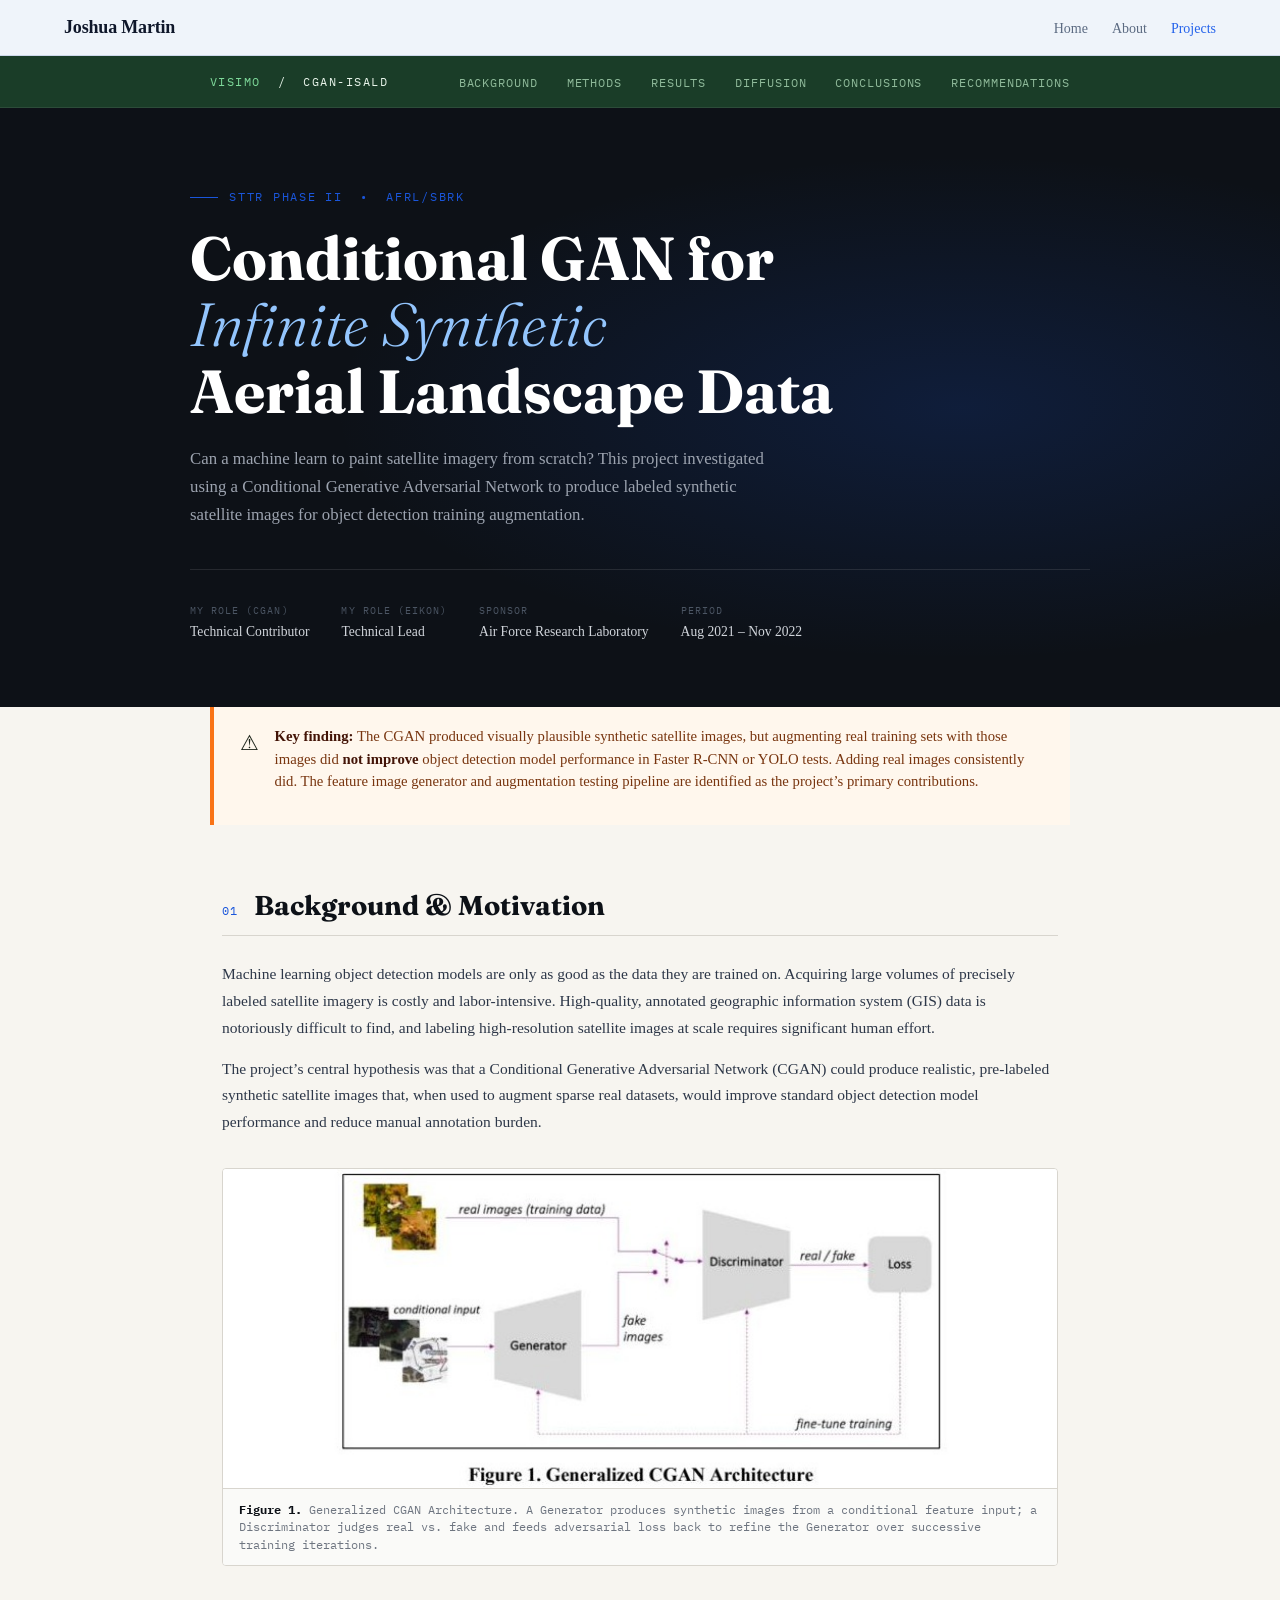
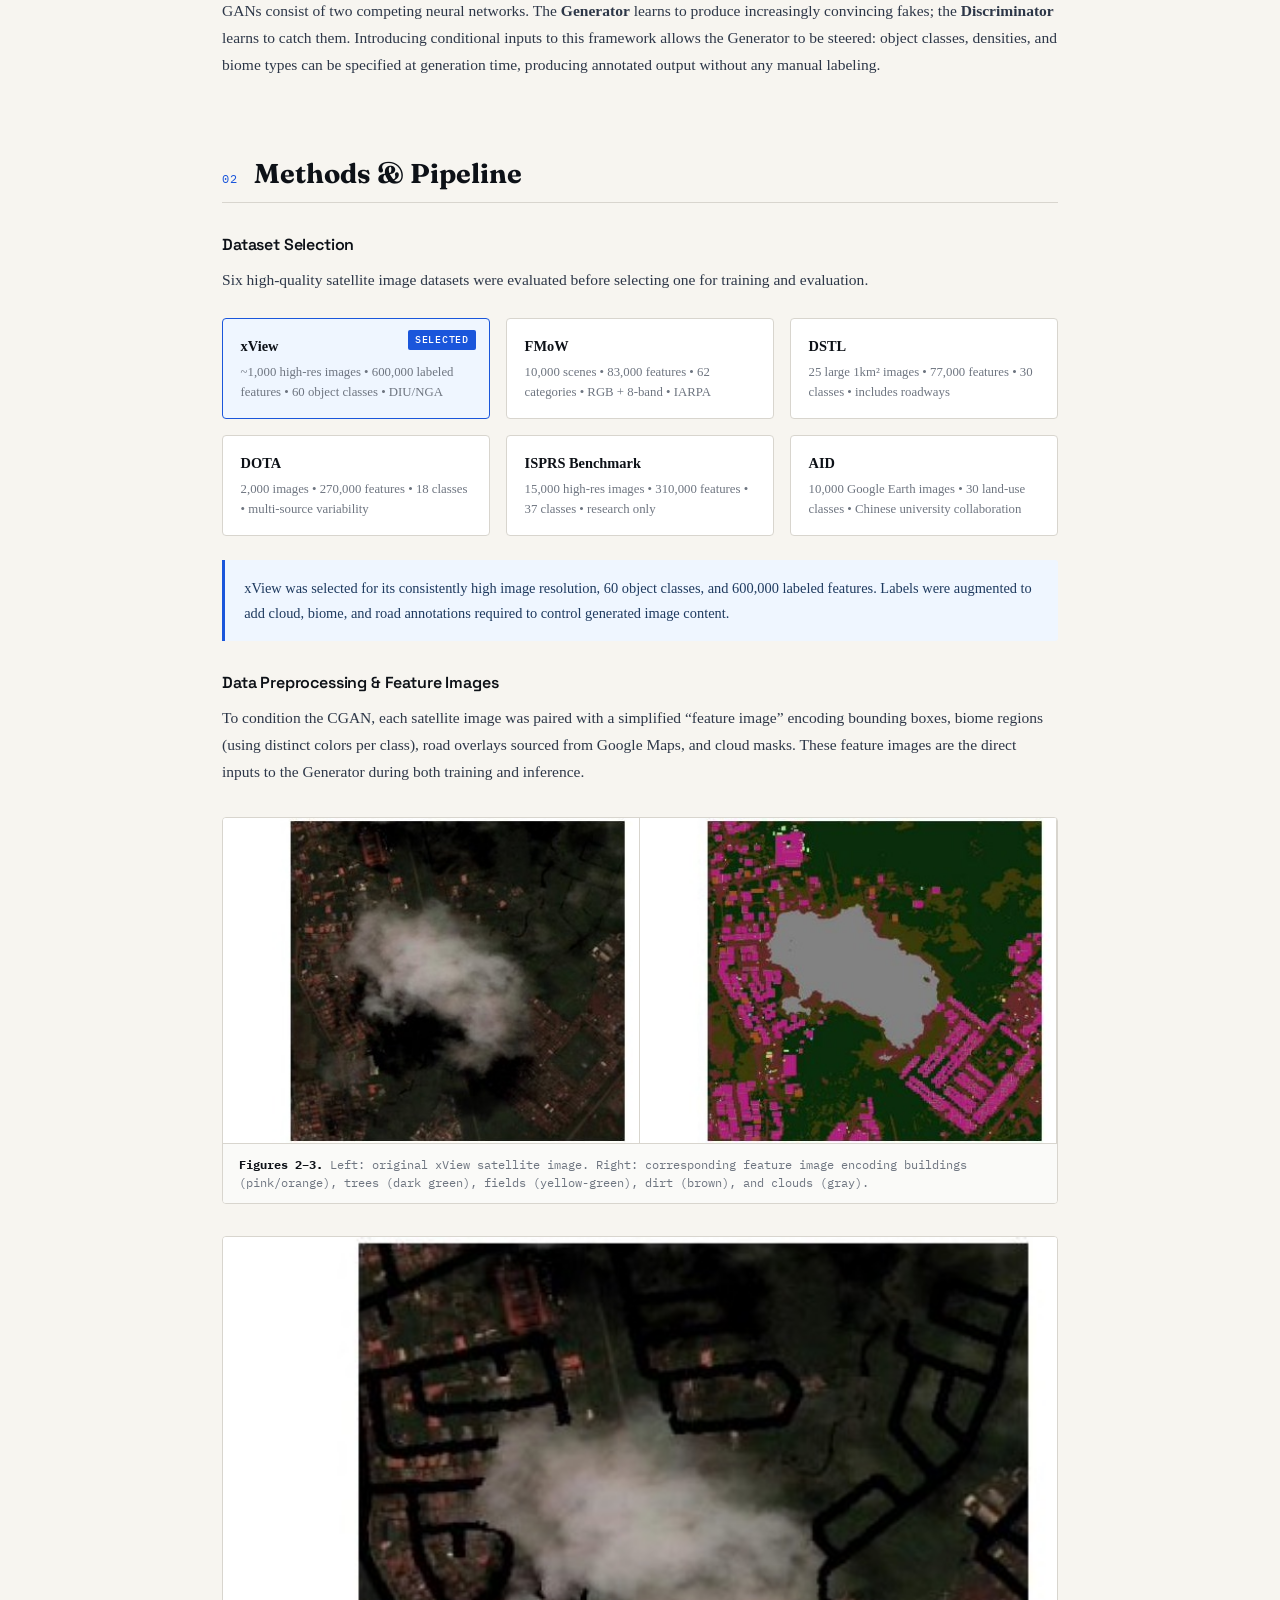
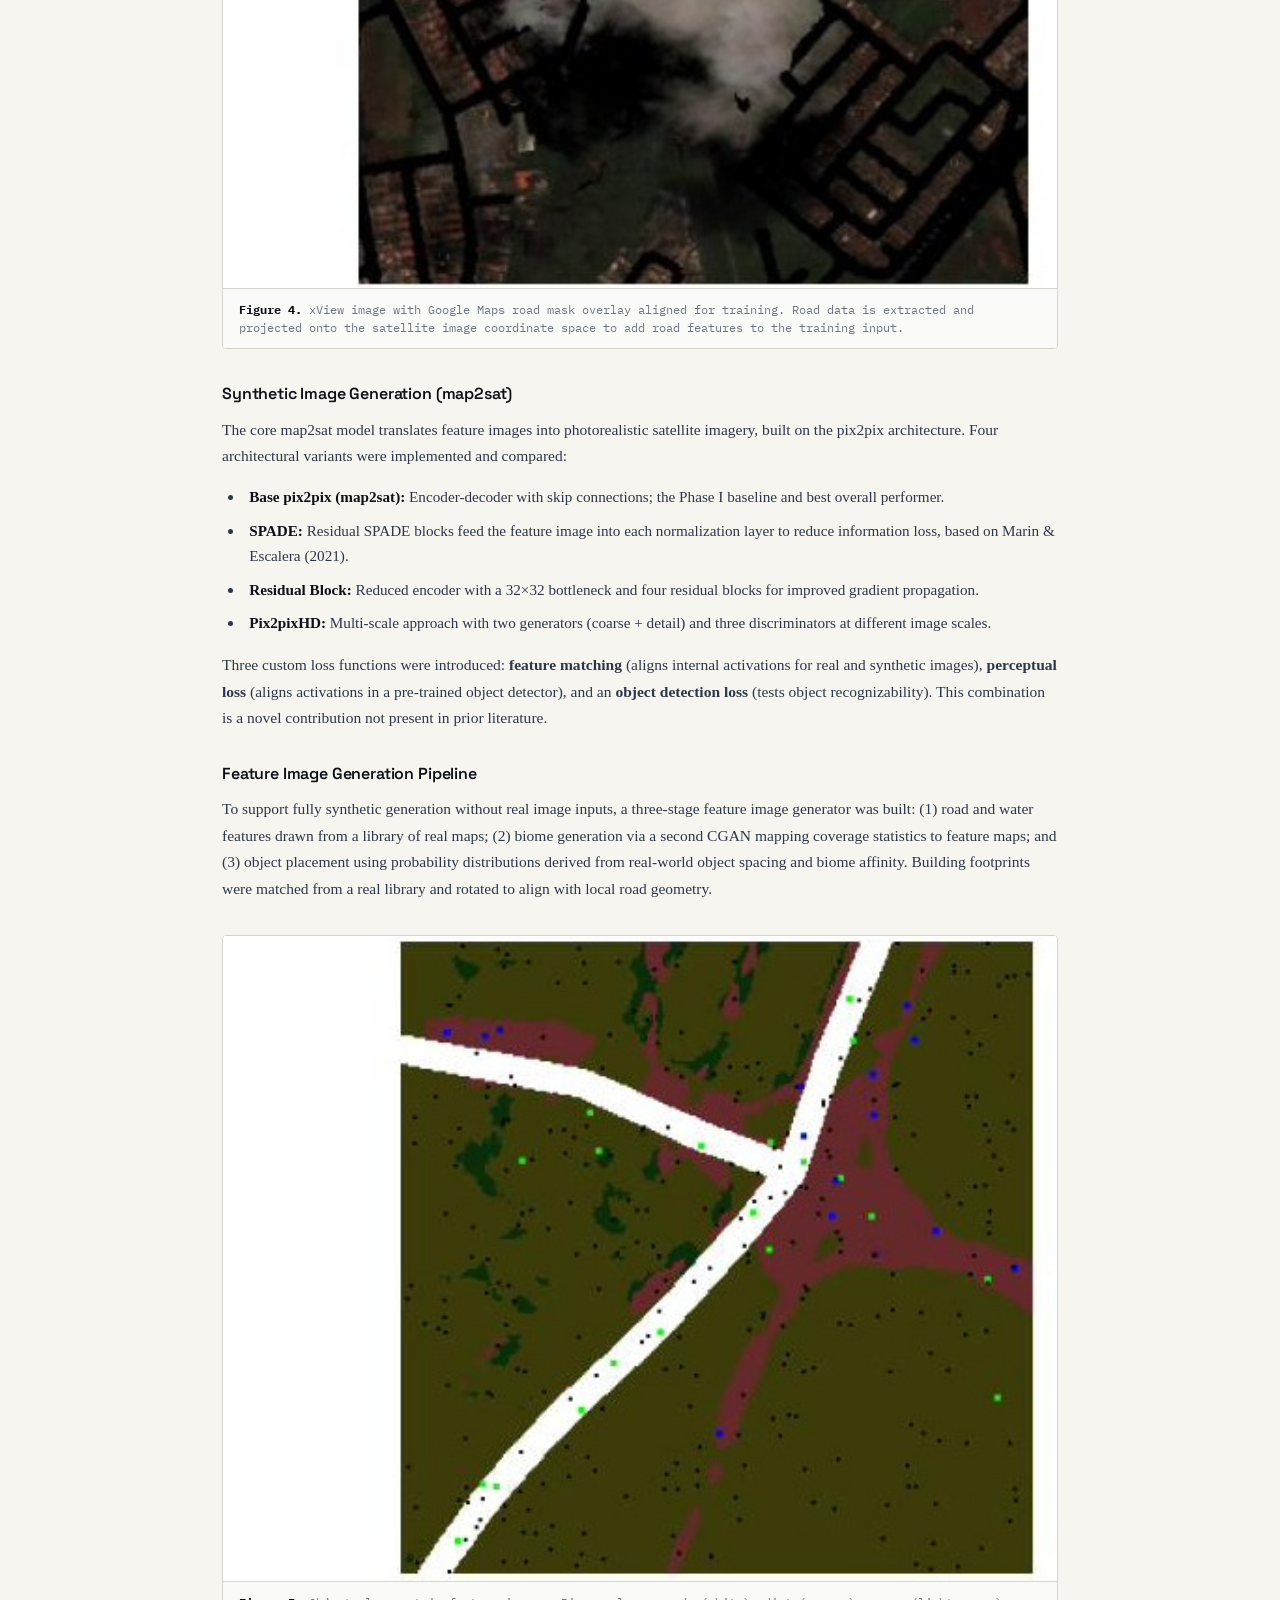
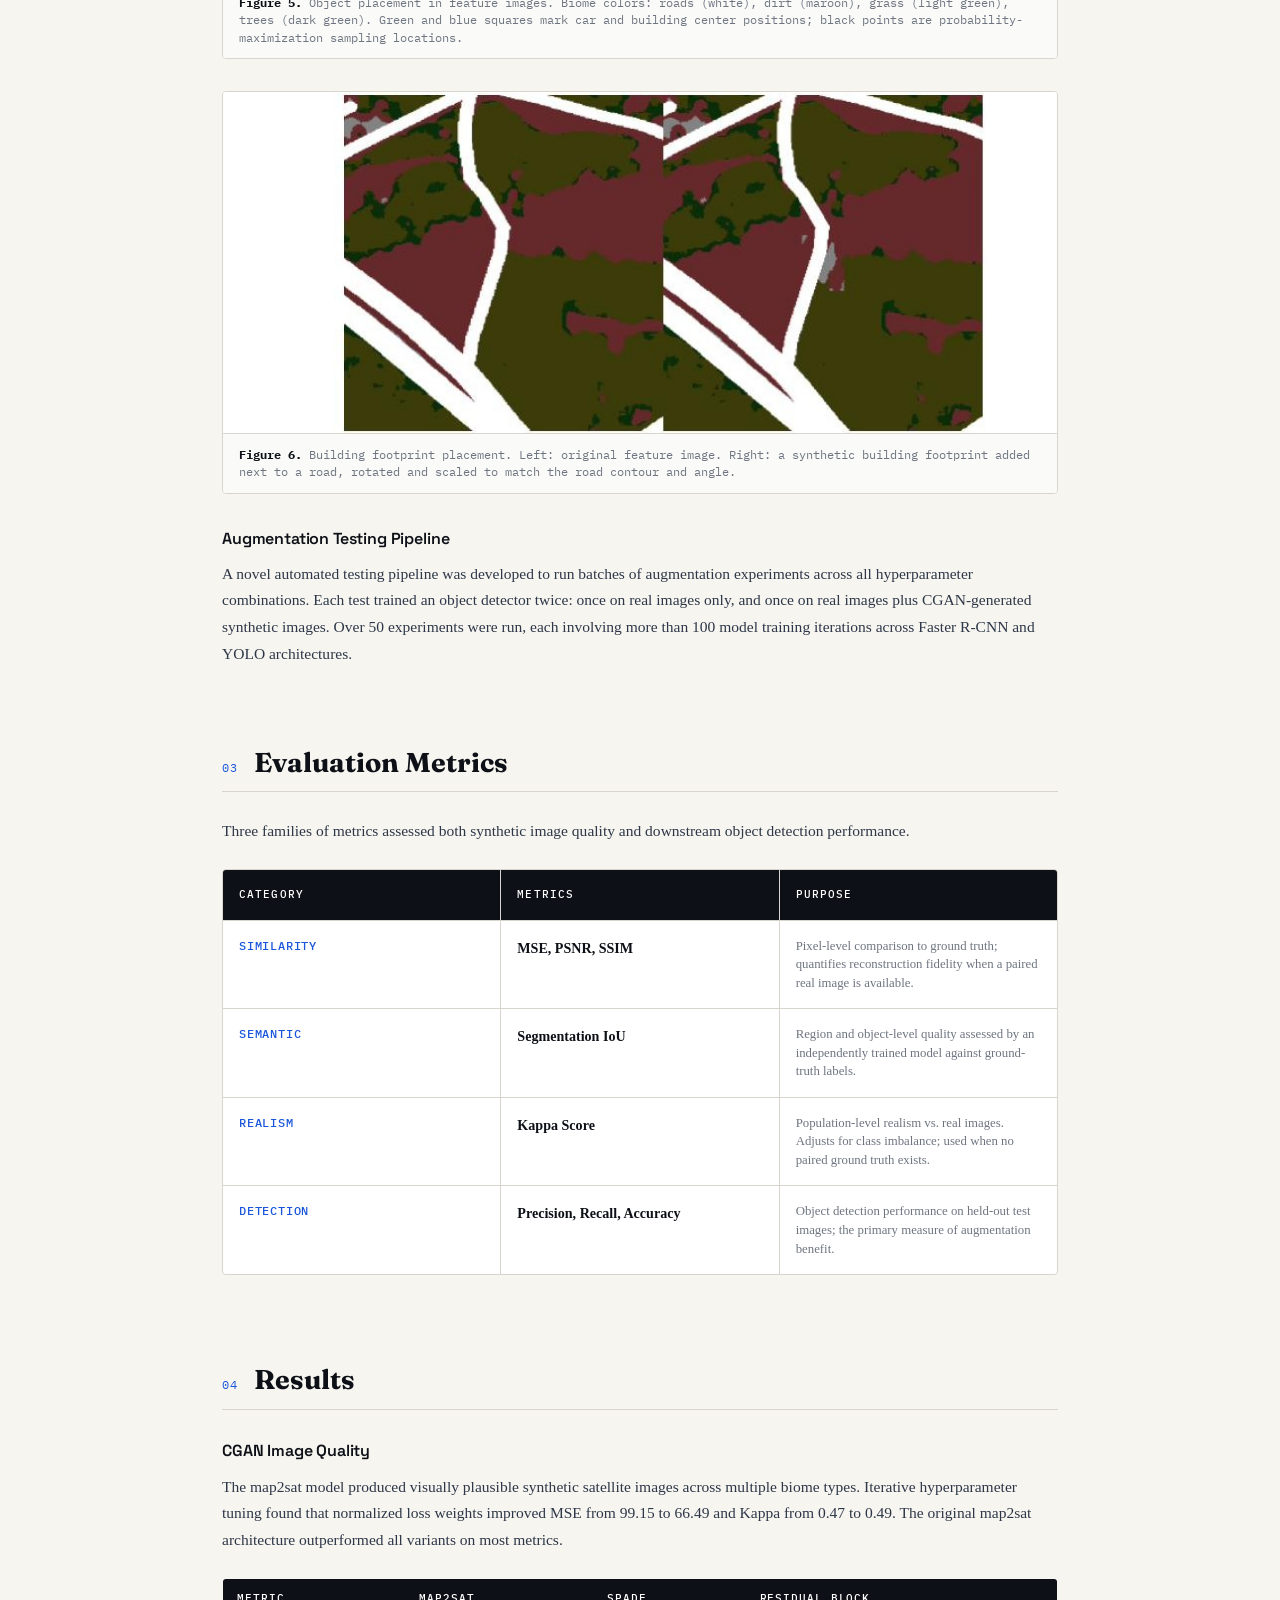
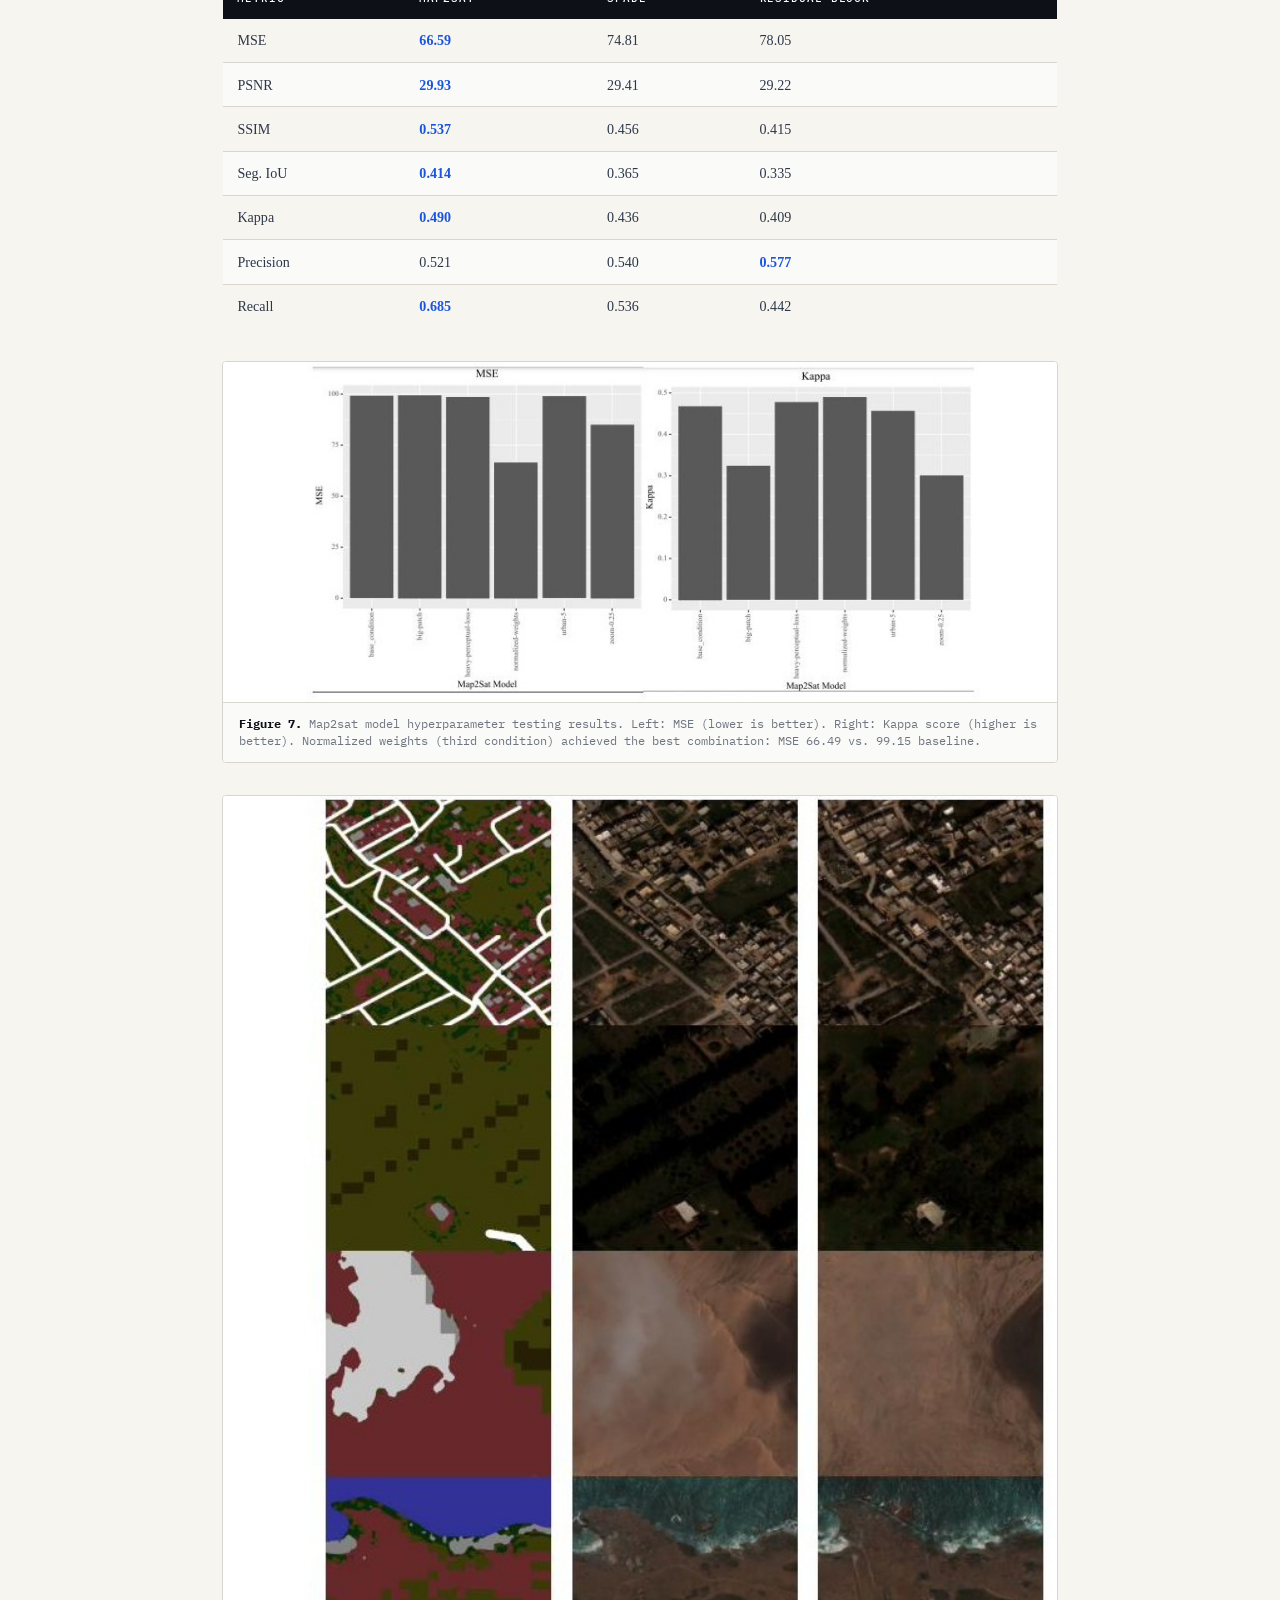
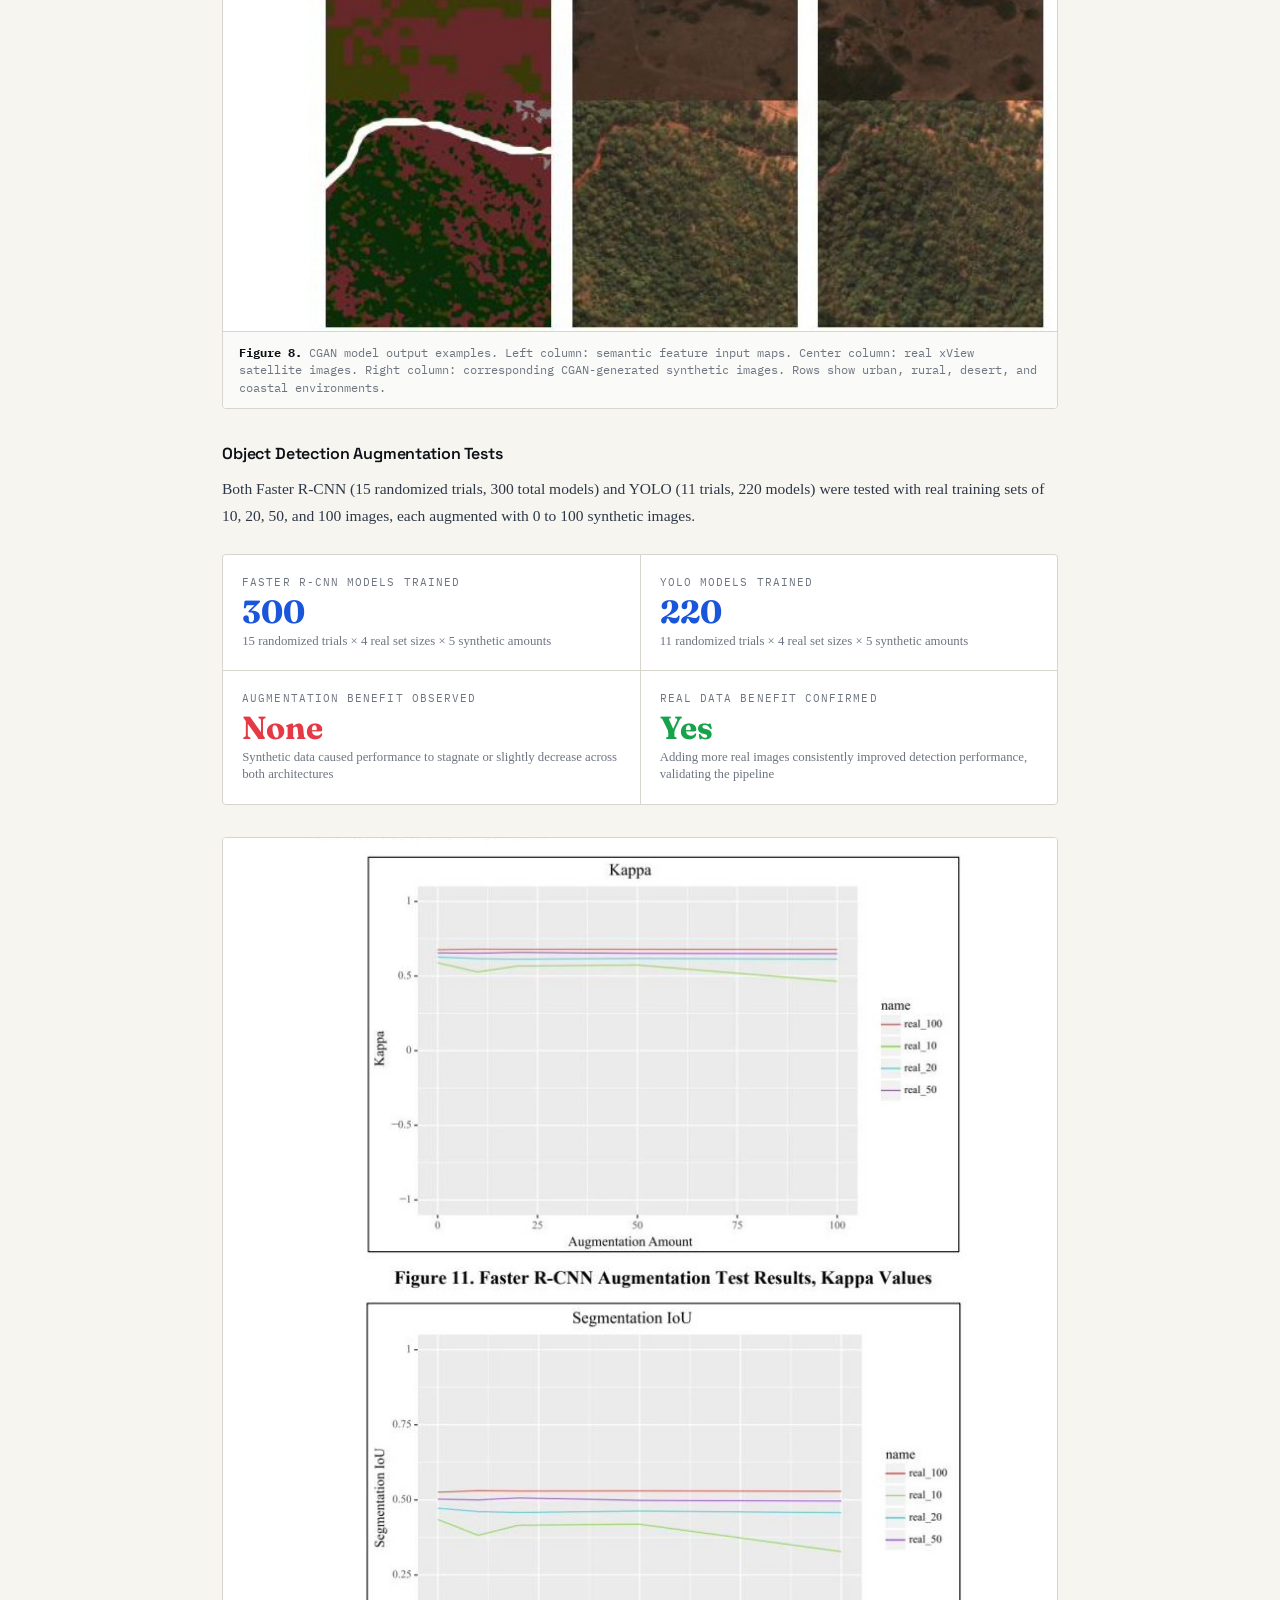
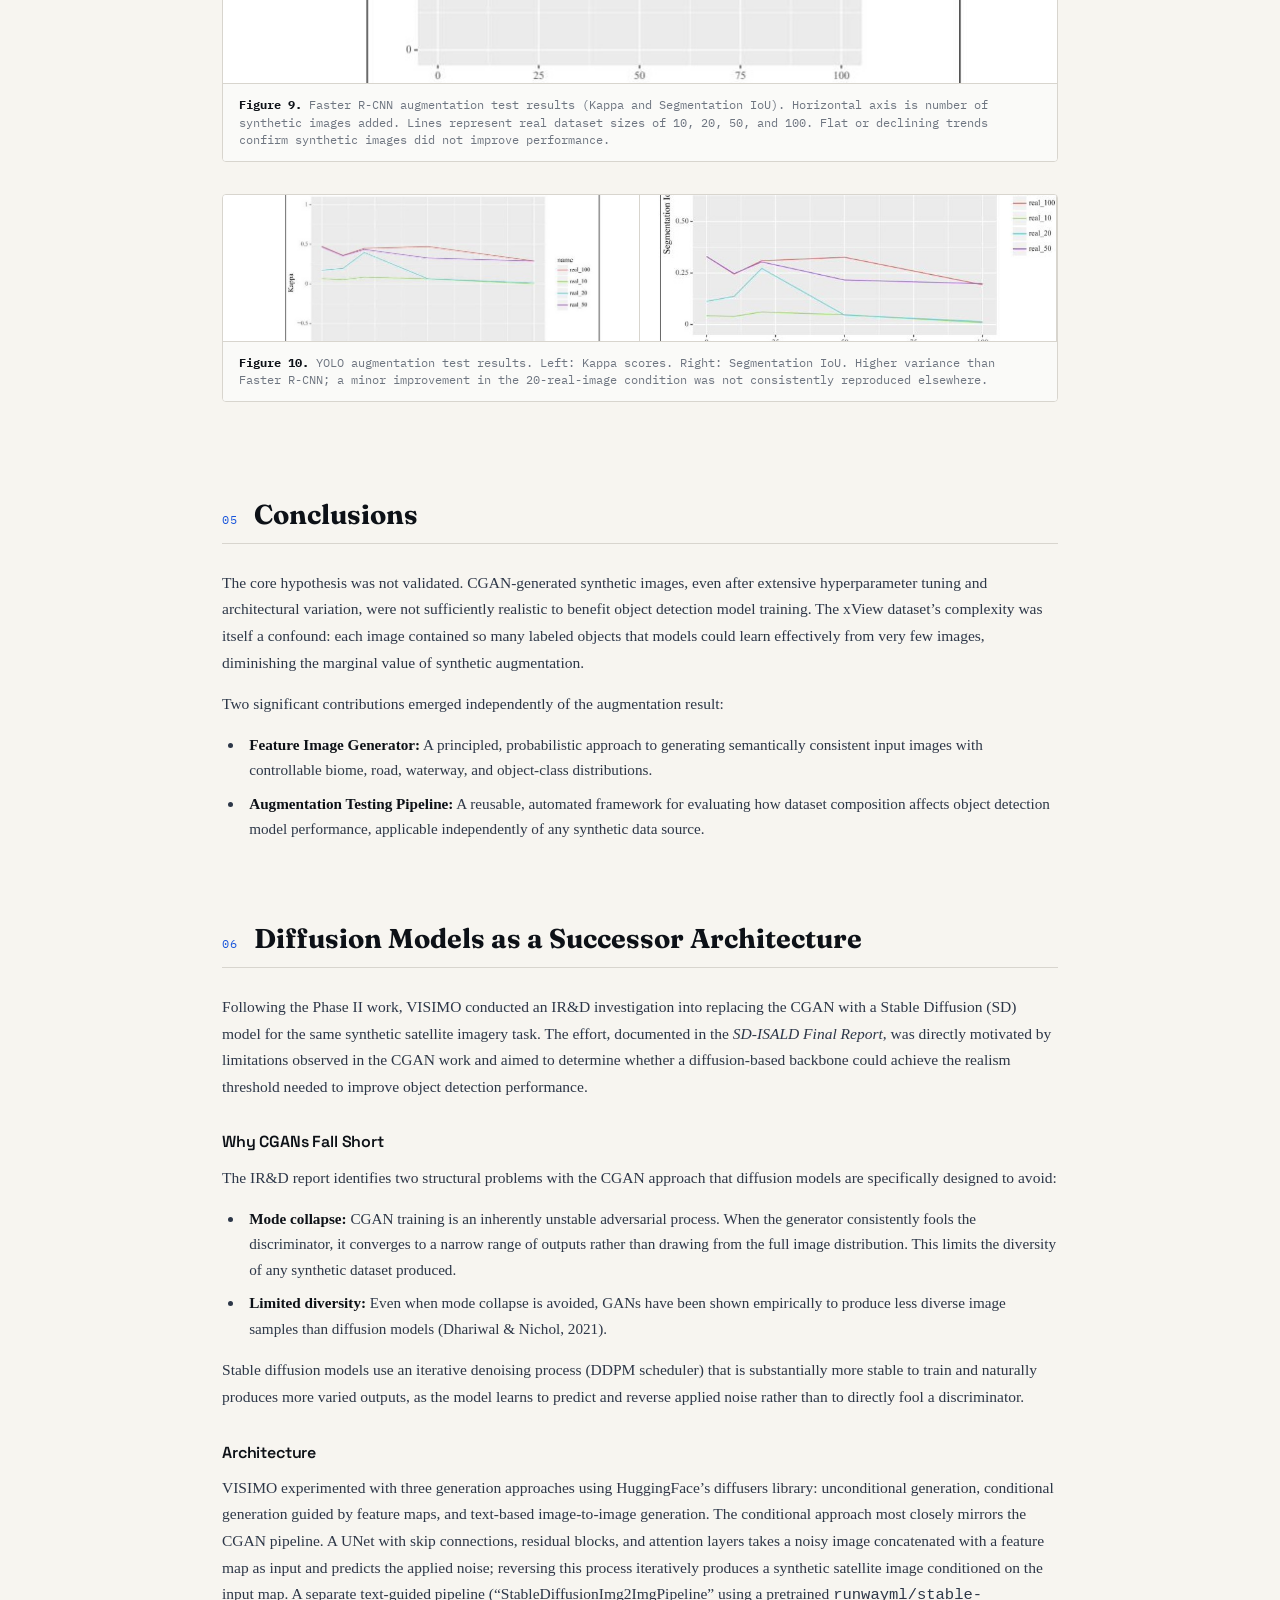
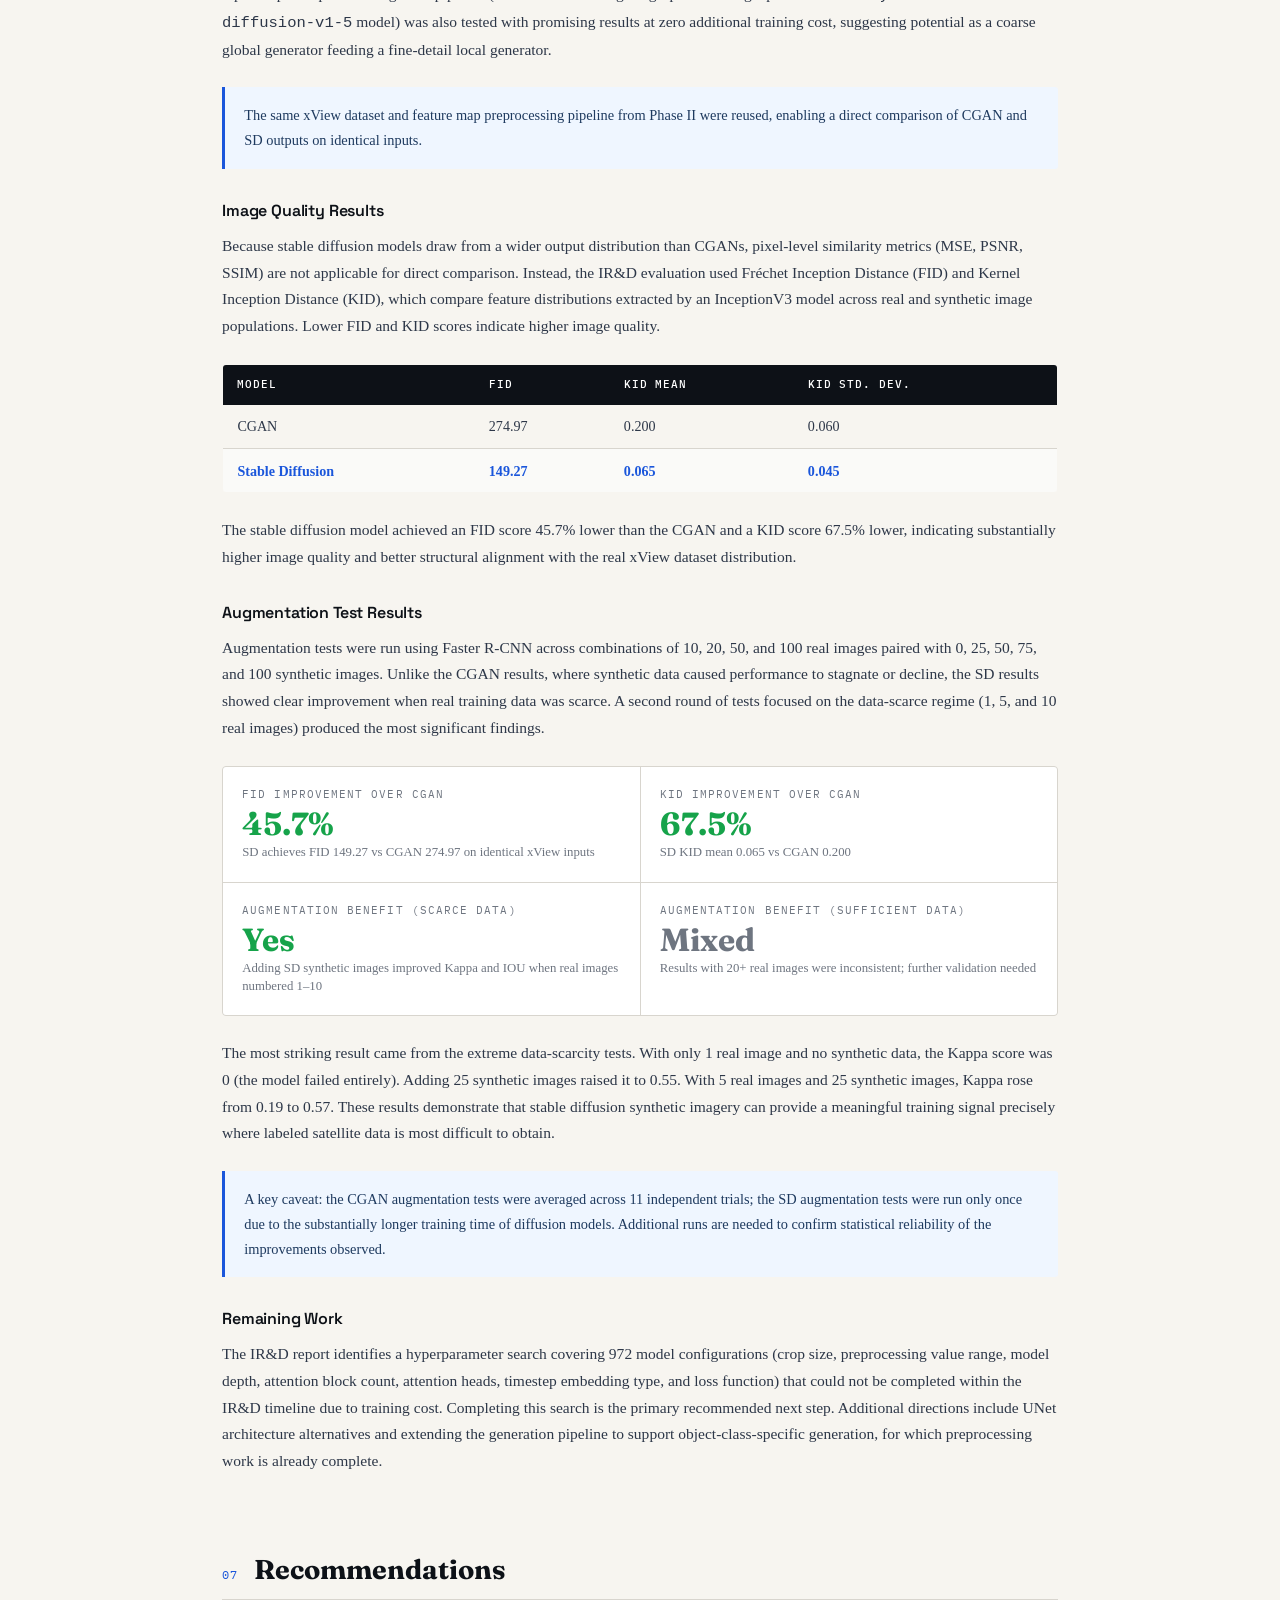
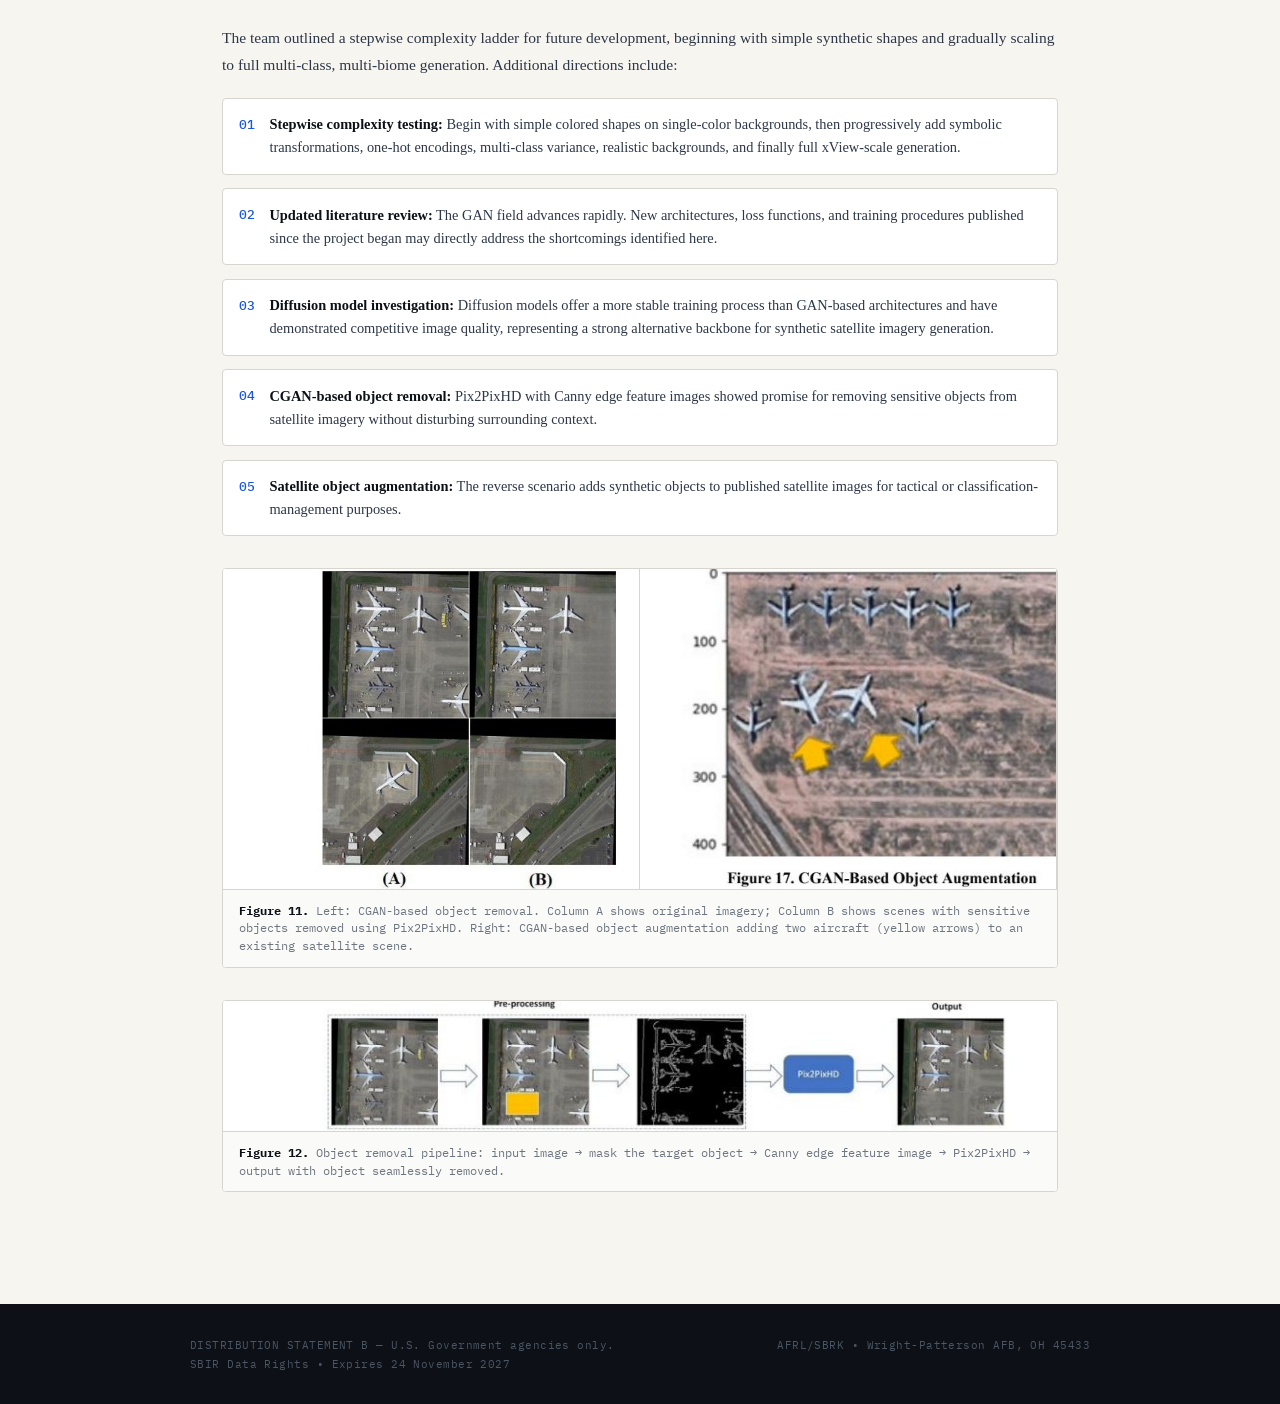
<file: projects/cgan/index.html>
<!DOCTYPE html>
<html lang="en">
<head>
<meta charset="UTF-8">
<meta name="viewport" content="width=device-width, initial-scale=1.0">
<title>CGAN-ISALD | Synthetic Satellite Imagery via Conditional GAN</title>
<link rel="preconnect" href="https://fonts.googleapis.com">
<link href="https://fonts.googleapis.com/css2?family=Space+Grotesk:wght@300;400;500;600;700&family=IBM+Plex+Mono:wght@400;500&family=Fraunces:ital,opsz,wght@0,9..144,300;0,9..144,700;1,9..144,300&display=swap" rel="stylesheet">
<style>
  *, *::before, *::after { box-sizing: border-box; margin: 0; padding: 0; }
  :root {
    --ink:     #0d1117;
    --paper:   #f2f0eb;
    --mid:     #6e7580;
    --accent:  #1a56db;
    --accent2: #e63946;
    --surface: #ffffff;
    --border:  #d8d5ce;
    --mono:    'IBM Plex Mono', monospace;
    --sans:    'Space Grotesk', sans-serif;
    --serif:   'Fraunces', serif;
  }
  html { scroll-behavior: smooth; }
  body { background: var(--paper); color: var(--ink); font-family: var(--sans); font-size: 16px; line-height: 1.6; -webkit-font-smoothing: antialiased; }

  nav { position: sticky; top: 0; z-index: 100; background: var(--ink); padding: 0 2rem; display: flex; align-items: center; justify-content: space-between; height: 52px; border-bottom: 2px solid var(--accent); }
  .nav-logo { font-family: var(--mono); font-size: 0.78rem; color: #fff; letter-spacing: 0.12em; text-transform: uppercase; }
  .nav-logo span { color: var(--accent); }
  .nav-links { display: flex; gap: 1.8rem; list-style: none; }
  .nav-links a { font-family: var(--mono); font-size: 0.72rem; color: #9ca3af; text-decoration: none; letter-spacing: 0.08em; text-transform: uppercase; transition: color 0.2s; }
  .nav-links a:hover { color: #fff; }

  .hero { background: var(--ink); padding: 5rem 2rem 4rem; position: relative; overflow: hidden; }
  .hero::before { content: ''; position: absolute; inset: 0; background: radial-gradient(ellipse 70% 60% at 75% 50%, rgba(26,86,219,0.18) 0%, transparent 70%); pointer-events: none; }
  .hero-inner { max-width: 900px; margin: 0 auto; position: relative; }
  .hero-eyebrow { font-family: var(--mono); font-size: 0.72rem; color: var(--accent); letter-spacing: 0.15em; text-transform: uppercase; margin-bottom: 1.2rem; display: flex; align-items: center; gap: 0.7rem; }
  .hero-eyebrow::before { content: ''; display: inline-block; width: 28px; height: 1px; background: var(--accent); }
  .hero h1 { font-family: var(--serif); font-size: clamp(2.4rem, 5vw, 3.8rem); font-weight: 700; line-height: 1.1; color: #fff; margin-bottom: 0.5rem; }
  .hero h1 em { font-style: italic; color: #93c5fd; font-weight: 300; }
  .hero-sub { font-size: 1.05rem; color: #9ca3af; max-width: 600px; margin: 1.2rem 0 2.5rem; line-height: 1.65; }
  .hero-meta { display: flex; flex-wrap: wrap; gap: 2rem; padding-top: 2rem; border-top: 1px solid rgba(255,255,255,0.1); }
  .hero-meta-item { display: flex; flex-direction: column; gap: 0.2rem; }
  .hero-meta-item .label { font-family: var(--mono); font-size: 0.65rem; color: #4b5563; text-transform: uppercase; letter-spacing: 0.1em; }
  .hero-meta-item .value { font-size: 0.85rem; color: #d1d5db; }

  .verdict { background: #fff7ed; border-left: 4px solid #f97316; padding: 1.1rem 1.6rem; max-width: 860px; margin: 0 auto; display: flex; align-items: flex-start; gap: 1rem; }
  .verdict-icon { font-size: 1.3rem; flex-shrink: 0; margin-top: 0.05rem; }
  .verdict p { font-size: 0.92rem; color: #78350f; line-height: 1.55; }
  .verdict strong { color: #431407; }

  main { max-width: 900px; margin: 0 auto; padding: 0 2rem 5rem; }
  section { padding-top: 4rem; }
  .section-header { display: flex; align-items: baseline; gap: 1rem; margin-bottom: 1.6rem; padding-bottom: 0.8rem; border-bottom: 1px solid var(--border); }
  .section-num { font-family: var(--mono); font-size: 0.72rem; color: var(--accent); letter-spacing: 0.1em; flex-shrink: 0; }
  .section-header h2 { font-family: var(--serif); font-size: 1.7rem; font-weight: 700; line-height: 1.2; color: var(--ink); }
  h3 { font-family: var(--sans); font-size: 1rem; font-weight: 600; color: var(--ink); margin: 1.8rem 0 0.6rem; letter-spacing: -0.01em; }
  p { font-size: 0.97rem; color: #2d3748; line-height: 1.72; margin-bottom: 0.9rem; }

  .fig-wrap { margin: 2rem 0; background: var(--surface); border: 1px solid var(--border); border-radius: 4px; overflow: hidden; }
  .fig-wrap img { width: 100%; height: auto; display: block; }
  .fig-wrap.fig-pair { display: grid; grid-template-columns: 1fr 1fr; gap: 0; }
  .fig-wrap.fig-pair .fig-img { overflow: hidden; border-right: 1px solid var(--border); }
  .fig-wrap.fig-pair .fig-img:last-child { border-right: none; }
  .fig-wrap.fig-pair .fig-img img { width: 100%; height: 100%; object-fit: cover; display: block; }
  .fig-cap { padding: 0.75rem 1rem; font-family: var(--mono); font-size: 0.73rem; color: var(--mid); line-height: 1.5; border-top: 1px solid var(--border); background: #fafaf8; }
  .fig-cap strong { color: var(--ink); }

  .callout { background: #eff6ff; border-left: 3px solid var(--accent); padding: 1rem 1.2rem; margin: 1.5rem 0; border-radius: 0 3px 3px 0; }
  .callout p { font-size: 0.9rem; color: #1e3a5f; margin: 0; }

  .metrics-grid { display: grid; grid-template-columns: repeat(3, 1fr); gap: 1px; background: var(--border); border: 1px solid var(--border); border-radius: 4px; overflow: hidden; margin: 1.5rem 0; }
  .metric-cell { background: var(--surface); padding: 1rem; }
  .metric-cell.header { background: var(--ink); color: #fff; font-family: var(--mono); font-size: 0.7rem; text-transform: uppercase; letter-spacing: 0.1em; font-weight: 500; }
  .metric-cell .cat { font-family: var(--mono); font-size: 0.72rem; font-weight: 500; color: var(--accent); text-transform: uppercase; letter-spacing: 0.07em; margin-bottom: 0.3rem; }
  .metric-cell .names { font-size: 0.88rem; font-weight: 600; color: var(--ink); margin-bottom: 0.25rem; }
  .metric-cell .desc { font-size: 0.8rem; color: var(--mid); line-height: 1.45; }

  .arch-table { width: 100%; border-collapse: collapse; font-size: 0.88rem; margin: 1.5rem 0; border: 1px solid var(--border); border-radius: 4px; overflow: hidden; }
  .arch-table thead tr { background: var(--ink); color: #fff; }
  .arch-table th { padding: 0.7rem 0.9rem; font-family: var(--mono); font-size: 0.7rem; text-transform: uppercase; letter-spacing: 0.08em; font-weight: 500; text-align: left; }
  .arch-table td { padding: 0.65rem 0.9rem; border-bottom: 1px solid var(--border); color: #2d3748; }
  .arch-table tbody tr:nth-child(even) { background: #fafaf8; }
  .arch-table tbody tr:last-child td { border-bottom: none; }
  .arch-table .best { font-weight: 700; color: var(--accent); }

  ul.content-list { padding-left: 1.4rem; margin: 0.8rem 0 1rem; }
  ul.content-list li { font-size: 0.95rem; color: #2d3748; line-height: 1.68; margin-bottom: 0.5rem; padding-left: 0.3rem; }
  ul.content-list li strong { color: var(--ink); }

  .dataset-grid { display: grid; grid-template-columns: repeat(auto-fill, minmax(260px, 1fr)); gap: 1rem; margin: 1.5rem 0; }
  .dataset-card { background: var(--surface); border: 1px solid var(--border); border-radius: 4px; padding: 1rem 1.1rem; position: relative; }
  .dataset-card.selected { border-color: var(--accent); background: #eff6ff; }
  .dataset-card.selected::after { content: 'SELECTED'; position: absolute; top: 0.7rem; right: 0.8rem; font-family: var(--mono); font-size: 0.6rem; font-weight: 500; background: var(--accent); color: #fff; padding: 0.15rem 0.45rem; border-radius: 2px; letter-spacing: 0.08em; }
  .dataset-card h4 { font-size: 0.9rem; font-weight: 600; color: var(--ink); margin-bottom: 0.35rem; }
  .dataset-card p { font-size: 0.8rem; color: var(--mid); margin: 0; line-height: 1.5; }

  .result-highlight { display: grid; grid-template-columns: 1fr 1fr; gap: 1px; background: var(--border); border: 1px solid var(--border); border-radius: 4px; overflow: hidden; margin: 1.5rem 0; }
  .rh-cell { background: var(--surface); padding: 1.2rem; display: flex; flex-direction: column; gap: 0.3rem; }
  .rh-cell .rh-label { font-family: var(--mono); font-size: 0.67rem; text-transform: uppercase; letter-spacing: 0.1em; color: var(--mid); }
  .rh-cell .rh-val { font-family: var(--serif); font-size: 2rem; font-weight: 700; line-height: 1; color: var(--accent); }
  .rh-cell .rh-desc { font-size: 0.8rem; color: var(--mid); line-height: 1.4; }

  ol.rec-list { counter-reset: rec; list-style: none; padding: 0; margin: 1.2rem 0; display: flex; flex-direction: column; gap: 0.85rem; }
  ol.rec-list li { counter-increment: rec; display: flex; align-items: flex-start; gap: 0.9rem; background: var(--surface); border: 1px solid var(--border); border-radius: 4px; padding: 0.9rem 1rem; }
  ol.rec-list li::before { content: counter(rec, decimal-leading-zero); font-family: var(--mono); font-size: 0.8rem; font-weight: 500; color: var(--accent); flex-shrink: 0; margin-top: 0.1rem; }
  ol.rec-list li .rec-text { font-size: 0.9rem; color: #2d3748; line-height: 1.6; }
  ol.rec-list li .rec-text strong { color: var(--ink); }

  footer { background: var(--ink); color: #4b5563; padding: 2rem; font-family: var(--mono); font-size: 0.7rem; line-height: 1.7; letter-spacing: 0.04em; }
  footer .footer-inner { max-width: 900px; margin: 0 auto; display: flex; justify-content: space-between; flex-wrap: wrap; gap: 1rem; }

  @media (max-width: 640px) {
    .metrics-grid { grid-template-columns: 1fr; }
    .result-highlight { grid-template-columns: 1fr; }
    .fig-wrap.fig-pair { grid-template-columns: 1fr; }
    .nav-links { display: none; }
    .hero h1 { font-size: 2rem; }
  }
  @media (prefers-reduced-motion: reduce) { * { transition: none !important; animation: none !important; } }
</style>
<style>
/* ── Site primary nav ── */
.pnav{height:56px;border-bottom:1px solid #cdd8ea;background:rgba(238,243,251,0.92);backdrop-filter:blur(10px);position:sticky;top:0;z-index:9999;display:flex;align-items:center}
.pnav-inner{width:100%;max-width:1200px;margin:0 auto;padding:0 1.5rem;display:flex;align-items:center;justify-content:space-between}
.pnav-logo{font-family:'Lora',Georgia,serif;font-size:1.125rem;font-weight:600;color:#0f172a;text-decoration:none;letter-spacing:-0.01em}
.pnav-list{display:flex;gap:1.5rem;list-style:none}
.pnav-list a{font-size:0.875rem;font-weight:500;color:#5c6b82;text-decoration:none;transition:color 150ms}
.pnav-list a:hover,.pnav-list a[aria-current]{color:#2563eb;text-decoration:none}
@media(max-width:600px){.pnav-logo{font-size:1rem}.pnav-list{gap:1rem}}
/* ── Silva-style override ── */
body{background:#F7F5F0!important;color:#1C2319!important;font-family:Georgia,"Times New Roman",serif!important}
nav:not(.pnav){top:56px!important;background:#1A3D28!important;backdrop-filter:none!important;border-bottom:1px solid rgba(255,255,255,0.08)!important}
.nav-logo{color:#E8F4EA!important}
.nav-logo span{color:#7ED99A!important}
.nav-links a{color:#8FBA9A!important}
.nav-links a:hover{color:#FFFFFF!important}
nav:not(.pnav){padding-left:max(1.5rem,calc(50% - 430px))!important;padding-right:max(1.5rem,calc(50% - 430px))!important}
</style>
</head>
<body>

<nav class="pnav" aria-label="Site navigation">
  <div class="pnav-inner">
    <a href="/" class="pnav-logo">Joshua Martin</a>
    <ul class="pnav-list" role="list">
      <li><a href="/">Home</a></li>
      <li><a href="/about/">About</a></li>
      <li><a href="/projects/" aria-current="page">Projects</a></li>
    </ul>
  </div>
</nav>

<nav>
  <div class="nav-logo"><span>VISIMO</span> &nbsp;/&nbsp; CGAN-ISALD</div>
  <ul class="nav-links">
    <li><a href="#background">Background</a></li>
    <li><a href="#methods">Methods</a></li>
    <li><a href="#results">Results</a></li>
    <li><a href="#diffusion">Diffusion</a></li>
    <li><a href="#conclusions">Conclusions</a></li>
    <li><a href="#recommendations">Recommendations</a></li>
  </ul>
</nav>

<header class="hero">
  <div class="hero-inner">
    <div class="hero-eyebrow">STTR Phase II &nbsp;&bull;&nbsp; AFRL/SBRK</div>
    <h1>Conditional GAN for<br><em>Infinite Synthetic</em><br>Aerial Landscape Data</h1>
    <p class="hero-sub">Can a machine learn to paint satellite imagery from scratch? This project investigated using a Conditional Generative Adversarial Network to produce labeled synthetic satellite images for object detection training augmentation.</p>
    <div class="hero-meta">
      <div class="hero-meta-item"><span class="label">My Role (CGAN)</span><span class="value">Technical Contributor</span></div>
      <div class="hero-meta-item"><span class="label">My Role (Eikon)</span><span class="value">Technical Lead</span></div>
      <div class="hero-meta-item"><span class="label">Sponsor</span><span class="value">Air Force Research Laboratory</span></div>
      <div class="hero-meta-item"><span class="label">Period</span><span class="value">Aug 2021 &ndash; Nov 2022</span></div>
    </div>
  </div>
</header>

<div class="verdict">
  <div class="verdict-icon">&#9888;</div>
  <p><strong>Key finding:</strong> The CGAN produced visually plausible synthetic satellite images, but augmenting real training sets with those images did <strong>not improve</strong> object detection model performance in Faster R-CNN or YOLO tests. Adding real images consistently did. The feature image generator and augmentation testing pipeline are identified as the project&rsquo;s primary contributions.</p>
</div>

<main>

<section id="background">
  <div class="section-header"><span class="section-num">01</span><h2>Background &amp; Motivation</h2></div>
  <p>Machine learning object detection models are only as good as the data they are trained on. Acquiring large volumes of precisely labeled satellite imagery is costly and labor-intensive. High-quality, annotated geographic information system (GIS) data is notoriously difficult to find, and labeling high-resolution satellite images at scale requires significant human effort.</p>
  <p>The project&rsquo;s central hypothesis was that a Conditional Generative Adversarial Network (CGAN) could produce realistic, pre-labeled synthetic satellite images that, when used to augment sparse real datasets, would improve standard object detection model performance and reduce manual annotation burden.</p>
  <div class="fig-wrap">
    <img src="images/image_001.jpg" alt="Generalized CGAN Architecture" class="">
    <div class="fig-cap"><strong>Figure 1.</strong> Generalized CGAN Architecture. A Generator produces synthetic images from a conditional feature input; a Discriminator judges real vs. fake and feeds adversarial loss back to refine the Generator over successive training iterations.</div>
  </div>
  <p>GANs consist of two competing neural networks. The <strong>Generator</strong> learns to produce increasingly convincing fakes; the <strong>Discriminator</strong> learns to catch them. Introducing conditional inputs to this framework allows the Generator to be steered: object classes, densities, and biome types can be specified at generation time, producing annotated output without any manual labeling.</p>
</section>

<section id="methods">
  <div class="section-header"><span class="section-num">02</span><h2>Methods &amp; Pipeline</h2></div>

  <h3>Dataset Selection</h3>
  <p>Six high-quality satellite image datasets were evaluated before selecting one for training and evaluation.</p>
  <div class="dataset-grid">
    <div class="dataset-card selected"><h4>xView</h4><p>~1,000 high-res images &bull; 600,000 labeled features &bull; 60 object classes &bull; DIU/NGA</p></div>
    <div class="dataset-card"><h4>FMoW</h4><p>10,000 scenes &bull; 83,000 features &bull; 62 categories &bull; RGB + 8-band &bull; IARPA</p></div>
    <div class="dataset-card"><h4>DSTL</h4><p>25 large 1km&sup2; images &bull; 77,000 features &bull; 30 classes &bull; includes roadways</p></div>
    <div class="dataset-card"><h4>DOTA</h4><p>2,000 images &bull; 270,000 features &bull; 18 classes &bull; multi-source variability</p></div>
    <div class="dataset-card"><h4>ISPRS Benchmark</h4><p>15,000 high-res images &bull; 310,000 features &bull; 37 classes &bull; research only</p></div>
    <div class="dataset-card"><h4>AID</h4><p>10,000 Google Earth images &bull; 30 land-use classes &bull; Chinese university collaboration</p></div>
  </div>
  <div class="callout"><p>xView was selected for its consistently high image resolution, 60 object classes, and 600,000 labeled features. Labels were augmented to add cloud, biome, and road annotations required to control generated image content.</p></div>

  <h3>Data Preprocessing &amp; Feature Images</h3>
  <p>To condition the CGAN, each satellite image was paired with a simplified &ldquo;feature image&rdquo; encoding bounding boxes, biome regions (using distinct colors per class), road overlays sourced from Google Maps, and cloud masks. These feature images are the direct inputs to the Generator during both training and inference.</p>

  <div class="fig-wrap fig-pair">
    <div class="fig-img"><img src="images/image_002.jpg" alt="Sample xView satellite image" class=""></div>
    <div class="fig-img"><img src="images/image_003.jpg" alt="Feature image generated from xView image" class=""></div>
    <div class="fig-cap" style="grid-column: 1/-1"><strong>Figures 2&ndash;3.</strong> Left: original xView satellite image. Right: corresponding feature image encoding buildings (pink/orange), trees (dark green), fields (yellow-green), dirt (brown), and clouds (gray).</div>
  </div>

  <div class="fig-wrap">
    <img src="images/image_004.jpg" alt="xView image with road masks overlay" class="">
    <div class="fig-cap"><strong>Figure 4.</strong> xView image with Google Maps road mask overlay aligned for training. Road data is extracted and projected onto the satellite image coordinate space to add road features to the training input.</div>
  </div>

  <h3>Synthetic Image Generation (map2sat)</h3>
  <p>The core map2sat model translates feature images into photorealistic satellite imagery, built on the pix2pix architecture. Four architectural variants were implemented and compared:</p>
  <ul class="content-list">
    <li><strong>Base pix2pix (map2sat):</strong> Encoder-decoder with skip connections; the Phase I baseline and best overall performer.</li>
    <li><strong>SPADE:</strong> Residual SPADE blocks feed the feature image into each normalization layer to reduce information loss, based on Marin &amp; Escalera (2021).</li>
    <li><strong>Residual Block:</strong> Reduced encoder with a 32&times;32 bottleneck and four residual blocks for improved gradient propagation.</li>
    <li><strong>Pix2pixHD:</strong> Multi-scale approach with two generators (coarse + detail) and three discriminators at different image scales.</li>
  </ul>
  <p>Three custom loss functions were introduced: <strong>feature matching</strong> (aligns internal activations for real and synthetic images), <strong>perceptual loss</strong> (aligns activations in a pre-trained object detector), and an <strong>object detection loss</strong> (tests object recognizability). This combination is a novel contribution not present in prior literature.</p>

  <h3>Feature Image Generation Pipeline</h3>
  <p>To support fully synthetic generation without real image inputs, a three-stage feature image generator was built: (1) road and water features drawn from a library of real maps; (2) biome generation via a second CGAN mapping coverage statistics to feature maps; and (3) object placement using probability distributions derived from real-world object spacing and biome affinity. Building footprints were matched from a real library and rotated to align with local road geometry.</p>

  <div class="fig-wrap">
    <img src="images/image_005.jpg" alt="Object placement in feature images" class="">
    <div class="fig-cap"><strong>Figure 5.</strong> Object placement in feature images. Biome colors: roads (white), dirt (maroon), grass (light green), trees (dark green). Green and blue squares mark car and building center positions; black points are probability-maximization sampling locations.</div>
  </div>

  <div class="fig-wrap">
    <img src="images/image_006.jpg" alt="Feature images with building footprint" class="">
    <div class="fig-cap"><strong>Figure 6.</strong> Building footprint placement. Left: original feature image. Right: a synthetic building footprint added next to a road, rotated and scaled to match the road contour and angle.</div>
  </div>

  <h3>Augmentation Testing Pipeline</h3>
  <p>A novel automated testing pipeline was developed to run batches of augmentation experiments across all hyperparameter combinations. Each test trained an object detector twice: once on real images only, and once on real images plus CGAN-generated synthetic images. Over 50 experiments were run, each involving more than 100 model training iterations across Faster R-CNN and YOLO architectures.</p>
</section>

<section id="metrics">
  <div class="section-header"><span class="section-num">03</span><h2>Evaluation Metrics</h2></div>
  <p>Three families of metrics assessed both synthetic image quality and downstream object detection performance.</p>
  <div class="metrics-grid">
    <div class="metric-cell header">Category</div>
    <div class="metric-cell header">Metrics</div>
    <div class="metric-cell header">Purpose</div>
    <div class="metric-cell"><div class="cat">Similarity</div></div>
    <div class="metric-cell"><div class="names">MSE, PSNR, SSIM</div></div>
    <div class="metric-cell"><div class="desc">Pixel-level comparison to ground truth; quantifies reconstruction fidelity when a paired real image is available.</div></div>
    <div class="metric-cell"><div class="cat">Semantic</div></div>
    <div class="metric-cell"><div class="names">Segmentation IoU</div></div>
    <div class="metric-cell"><div class="desc">Region and object-level quality assessed by an independently trained model against ground-truth labels.</div></div>
    <div class="metric-cell"><div class="cat">Realism</div></div>
    <div class="metric-cell"><div class="names">Kappa Score</div></div>
    <div class="metric-cell"><div class="desc">Population-level realism vs. real images. Adjusts for class imbalance; used when no paired ground truth exists.</div></div>
    <div class="metric-cell"><div class="cat">Detection</div></div>
    <div class="metric-cell"><div class="names">Precision, Recall, Accuracy</div></div>
    <div class="metric-cell"><div class="desc">Object detection performance on held-out test images; the primary measure of augmentation benefit.</div></div>
  </div>
</section>

<section id="results">
  <div class="section-header"><span class="section-num">04</span><h2>Results</h2></div>

  <h3>CGAN Image Quality</h3>
  <p>The map2sat model produced visually plausible synthetic satellite images across multiple biome types. Iterative hyperparameter tuning found that normalized loss weights improved MSE from 99.15 to 66.49 and Kappa from 0.47 to 0.49. The original map2sat architecture outperformed all variants on most metrics.</p>

  <table class="arch-table">
    <thead><tr><th>Metric</th><th>Map2Sat</th><th>SPADE</th><th>Residual Block</th></tr></thead>
    <tbody>
      <tr><td>MSE</td><td class="best">66.59</td><td>74.81</td><td>78.05</td></tr>
      <tr><td>PSNR</td><td class="best">29.93</td><td>29.41</td><td>29.22</td></tr>
      <tr><td>SSIM</td><td class="best">0.537</td><td>0.456</td><td>0.415</td></tr>
      <tr><td>Seg. IoU</td><td class="best">0.414</td><td>0.365</td><td>0.335</td></tr>
      <tr><td>Kappa</td><td class="best">0.490</td><td>0.436</td><td>0.409</td></tr>
      <tr><td>Precision</td><td>0.521</td><td>0.540</td><td class="best">0.577</td></tr>
      <tr><td>Recall</td><td class="best">0.685</td><td>0.536</td><td>0.442</td></tr>
    </tbody>
  </table>

  <div class="fig-wrap">
    <img src="images/image_007.jpg" alt="Map2sat hyperparameter testing results" class="">
    <div class="fig-cap"><strong>Figure 7.</strong> Map2sat model hyperparameter testing results. Left: MSE (lower is better). Right: Kappa score (higher is better). Normalized weights (third condition) achieved the best combination: MSE 66.49 vs. 99.15 baseline.</div>
  </div>

  <div class="fig-wrap">
    <img src="images/image_008.jpg" alt="CGAN model output examples" class="">
    <div class="fig-cap"><strong>Figure 8.</strong> CGAN model output examples. Left column: semantic feature input maps. Center column: real xView satellite images. Right column: corresponding CGAN-generated synthetic images. Rows show urban, rural, desert, and coastal environments.</div>
  </div>

  <h3>Object Detection Augmentation Tests</h3>
  <p>Both Faster R-CNN (15 randomized trials, 300 total models) and YOLO (11 trials, 220 models) were tested with real training sets of 10, 20, 50, and 100 images, each augmented with 0 to 100 synthetic images.</p>

  <div class="result-highlight">
    <div class="rh-cell"><span class="rh-label">Faster R-CNN models trained</span><span class="rh-val">300</span><span class="rh-desc">15 randomized trials &times; 4 real set sizes &times; 5 synthetic amounts</span></div>
    <div class="rh-cell"><span class="rh-label">YOLO models trained</span><span class="rh-val">220</span><span class="rh-desc">11 randomized trials &times; 4 real set sizes &times; 5 synthetic amounts</span></div>
    <div class="rh-cell"><span class="rh-label">Augmentation benefit observed</span><span class="rh-val" style="color:var(--accent2)">None</span><span class="rh-desc">Synthetic data caused performance to stagnate or slightly decrease across both architectures</span></div>
    <div class="rh-cell"><span class="rh-label">Real data benefit confirmed</span><span class="rh-val" style="color:#16a34a">Yes</span><span class="rh-desc">Adding more real images consistently improved detection performance, validating the pipeline</span></div>
  </div>

  <div class="fig-wrap">
    <img src="images/image_009.jpg" alt="Faster R-CNN augmentation test results" class="">
    <div class="fig-cap"><strong>Figure 9.</strong> Faster R-CNN augmentation test results (Kappa and Segmentation IoU). Horizontal axis is number of synthetic images added. Lines represent real dataset sizes of 10, 20, 50, and 100. Flat or declining trends confirm synthetic images did not improve performance.</div>
  </div>

  <div class="fig-wrap fig-pair">
    <div class="fig-img"><img src="images/image_010.jpg" alt="YOLO Kappa augmentation test results" class=""></div>
    <div class="fig-img"><img src="images/image_011.jpg" alt="YOLO IoU augmentation test results" class=""></div>
    <div class="fig-cap" style="grid-column: 1/-1"><strong>Figure 10.</strong> YOLO augmentation test results. Left: Kappa scores. Right: Segmentation IoU. Higher variance than Faster R-CNN; a minor improvement in the 20-real-image condition was not consistently reproduced elsewhere.</div>
  </div>
</section>

<section id="conclusions">
  <div class="section-header"><span class="section-num">05</span><h2>Conclusions</h2></div>
  <p>The core hypothesis was not validated. CGAN-generated synthetic images, even after extensive hyperparameter tuning and architectural variation, were not sufficiently realistic to benefit object detection model training. The xView dataset&rsquo;s complexity was itself a confound: each image contained so many labeled objects that models could learn effectively from very few images, diminishing the marginal value of synthetic augmentation.</p>
  <p>Two significant contributions emerged independently of the augmentation result:</p>
  <ul class="content-list">
    <li><strong>Feature Image Generator:</strong> A principled, probabilistic approach to generating semantically consistent input images with controllable biome, road, waterway, and object-class distributions.</li>
    <li><strong>Augmentation Testing Pipeline:</strong> A reusable, automated framework for evaluating how dataset composition affects object detection model performance, applicable independently of any synthetic data source.</li>
  </ul>
</section>

<section id="diffusion">
  <div class="section-header"><span class="section-num">06</span><h2>Diffusion Models as a Successor Architecture</h2></div>

  <p>Following the Phase II work, VISIMO conducted an IR&amp;D investigation into replacing the CGAN with a Stable Diffusion (SD) model for the same synthetic satellite imagery task. The effort, documented in the <em>SD-ISALD Final Report</em>, was directly motivated by limitations observed in the CGAN work and aimed to determine whether a diffusion-based backbone could achieve the realism threshold needed to improve object detection performance.</p>

  <h3>Why CGANs Fall Short</h3>
  <p>The IR&amp;D report identifies two structural problems with the CGAN approach that diffusion models are specifically designed to avoid:</p>
  <ul class="content-list">
    <li><strong>Mode collapse:</strong> CGAN training is an inherently unstable adversarial process. When the generator consistently fools the discriminator, it converges to a narrow range of outputs rather than drawing from the full image distribution. This limits the diversity of any synthetic dataset produced.</li>
    <li><strong>Limited diversity:</strong> Even when mode collapse is avoided, GANs have been shown empirically to produce less diverse image samples than diffusion models (Dhariwal &amp; Nichol, 2021).</li>
  </ul>
  <p>Stable diffusion models use an iterative denoising process (DDPM scheduler) that is substantially more stable to train and naturally produces more varied outputs, as the model learns to predict and reverse applied noise rather than to directly fool a discriminator.</p>

  <h3>Architecture</h3>
  <p>VISIMO experimented with three generation approaches using HuggingFace&rsquo;s diffusers library: unconditional generation, conditional generation guided by feature maps, and text-based image-to-image generation. The conditional approach most closely mirrors the CGAN pipeline. A UNet with skip connections, residual blocks, and attention layers takes a noisy image concatenated with a feature map as input and predicts the applied noise; reversing this process iteratively produces a synthetic satellite image conditioned on the input map. A separate text-guided pipeline (&ldquo;StableDiffusionImg2ImgPipeline&rdquo; using a pretrained <code>runwayml/stable-diffusion-v1-5</code> model) was also tested with promising results at zero additional training cost, suggesting potential as a coarse global generator feeding a fine-detail local generator.</p>

  <div class="callout"><p>The same xView dataset and feature map preprocessing pipeline from Phase II were reused, enabling a direct comparison of CGAN and SD outputs on identical inputs.</p></div>

  <h3>Image Quality Results</h3>
  <p>Because stable diffusion models draw from a wider output distribution than CGANs, pixel-level similarity metrics (MSE, PSNR, SSIM) are not applicable for direct comparison. Instead, the IR&amp;D evaluation used Fréchet Inception Distance (FID) and Kernel Inception Distance (KID), which compare feature distributions extracted by an InceptionV3 model across real and synthetic image populations. Lower FID and KID scores indicate higher image quality.</p>

  <table class="arch-table">
    <thead><tr><th>Model</th><th>FID</th><th>KID Mean</th><th>KID Std. Dev.</th></tr></thead>
    <tbody>
      <tr><td>CGAN</td><td>274.97</td><td>0.200</td><td>0.060</td></tr>
      <tr><td class="best" style="font-weight:600">Stable Diffusion</td><td class="best">149.27</td><td class="best">0.065</td><td class="best">0.045</td></tr>
    </tbody>
  </table>

  <p>The stable diffusion model achieved an FID score 45.7% lower than the CGAN and a KID score 67.5% lower, indicating substantially higher image quality and better structural alignment with the real xView dataset distribution.</p>

  <h3>Augmentation Test Results</h3>
  <p>Augmentation tests were run using Faster R-CNN across combinations of 10, 20, 50, and 100 real images paired with 0, 25, 50, 75, and 100 synthetic images. Unlike the CGAN results, where synthetic data caused performance to stagnate or decline, the SD results showed clear improvement when real training data was scarce. A second round of tests focused on the data-scarce regime (1, 5, and 10 real images) produced the most significant findings.</p>

  <div class="result-highlight">
    <div class="rh-cell">
      <span class="rh-label">FID improvement over CGAN</span>
      <span class="rh-val" style="color:#16a34a">45.7%</span>
      <span class="rh-desc">SD achieves FID 149.27 vs CGAN 274.97 on identical xView inputs</span>
    </div>
    <div class="rh-cell">
      <span class="rh-label">KID improvement over CGAN</span>
      <span class="rh-val" style="color:#16a34a">67.5%</span>
      <span class="rh-desc">SD KID mean 0.065 vs CGAN 0.200</span>
    </div>
    <div class="rh-cell">
      <span class="rh-label">Augmentation benefit (scarce data)</span>
      <span class="rh-val" style="color:#16a34a">Yes</span>
      <span class="rh-desc">Adding SD synthetic images improved Kappa and IOU when real images numbered 1&ndash;10</span>
    </div>
    <div class="rh-cell">
      <span class="rh-label">Augmentation benefit (sufficient data)</span>
      <span class="rh-val" style="color:var(--mid)">Mixed</span>
      <span class="rh-desc">Results with 20+ real images were inconsistent; further validation needed</span>
    </div>
  </div>

  <p>The most striking result came from the extreme data-scarcity tests. With only 1 real image and no synthetic data, the Kappa score was 0 (the model failed entirely). Adding 25 synthetic images raised it to 0.55. With 5 real images and 25 synthetic images, Kappa rose from 0.19 to 0.57. These results demonstrate that stable diffusion synthetic imagery can provide a meaningful training signal precisely where labeled satellite data is most difficult to obtain.</p>

  <div class="callout"><p>A key caveat: the CGAN augmentation tests were averaged across 11 independent trials; the SD augmentation tests were run only once due to the substantially longer training time of diffusion models. Additional runs are needed to confirm statistical reliability of the improvements observed.</p></div>

  <h3>Remaining Work</h3>
  <p>The IR&amp;D report identifies a hyperparameter search covering 972 model configurations (crop size, preprocessing value range, model depth, attention block count, attention heads, timestep embedding type, and loss function) that could not be completed within the IR&amp;D timeline due to training cost. Completing this search is the primary recommended next step. Additional directions include UNet architecture alternatives and extending the generation pipeline to support object-class-specific generation, for which preprocessing work is already complete.</p>
</section>

<section id="recommendations">
  <div class="section-header"><span class="section-num">07</span><h2>Recommendations</h2></div>
  <p>The team outlined a stepwise complexity ladder for future development, beginning with simple synthetic shapes and gradually scaling to full multi-class, multi-biome generation. Additional directions include:</p>
  <ol class="rec-list">
    <li><div class="rec-text"><strong>Stepwise complexity testing:</strong> Begin with simple colored shapes on single-color backgrounds, then progressively add symbolic transformations, one-hot encodings, multi-class variance, realistic backgrounds, and finally full xView-scale generation.</div></li>
    <li><div class="rec-text"><strong>Updated literature review:</strong> The GAN field advances rapidly. New architectures, loss functions, and training procedures published since the project began may directly address the shortcomings identified here.</div></li>
    <li><div class="rec-text"><strong>Diffusion model investigation:</strong> Diffusion models offer a more stable training process than GAN-based architectures and have demonstrated competitive image quality, representing a strong alternative backbone for synthetic satellite imagery generation.</div></li>
    <li><div class="rec-text"><strong>CGAN-based object removal:</strong> Pix2PixHD with Canny edge feature images showed promise for removing sensitive objects from satellite imagery without disturbing surrounding context.</div></li>
    <li><div class="rec-text"><strong>Satellite object augmentation:</strong> The reverse scenario adds synthetic objects to published satellite images for tactical or classification-management purposes.</div></li>
  </ol>

  <div class="fig-wrap fig-pair">
    <div class="fig-img"><img src="images/image_012.jpg" alt="CGAN-based object removal" class=""></div>
    <div class="fig-img"><img src="images/image_013.jpg" alt="CGAN-based object augmentation" class=""></div>
    <div class="fig-cap" style="grid-column: 1/-1"><strong>Figure 11.</strong> Left: CGAN-based object removal. Column A shows original imagery; Column B shows scenes with sensitive objects removed using Pix2PixHD. Right: CGAN-based object augmentation adding two aircraft (yellow arrows) to an existing satellite scene.</div>
  </div>

  <div class="fig-wrap">
    <img src="images/image_014.jpg" alt="CGAN-based object removal pipeline" class="">
    <div class="fig-cap"><strong>Figure 12.</strong> Object removal pipeline: input image &rarr; mask the target object &rarr; Canny edge feature image &rarr; Pix2PixHD &rarr; output with object seamlessly removed.</div>
  </div>
</section>

</main>

<footer>
  <div class="footer-inner">
    <div>DISTRIBUTION STATEMENT B &mdash; U.S. Government agencies only.<br>SBIR Data Rights &bull; Expires 24 November 2027</div>
    <div style="text-align:right">AFRL/SBRK &bull; Wright-Patterson AFB, OH 45433</div>
  </div>
</footer>

</body>
</html>
</file>
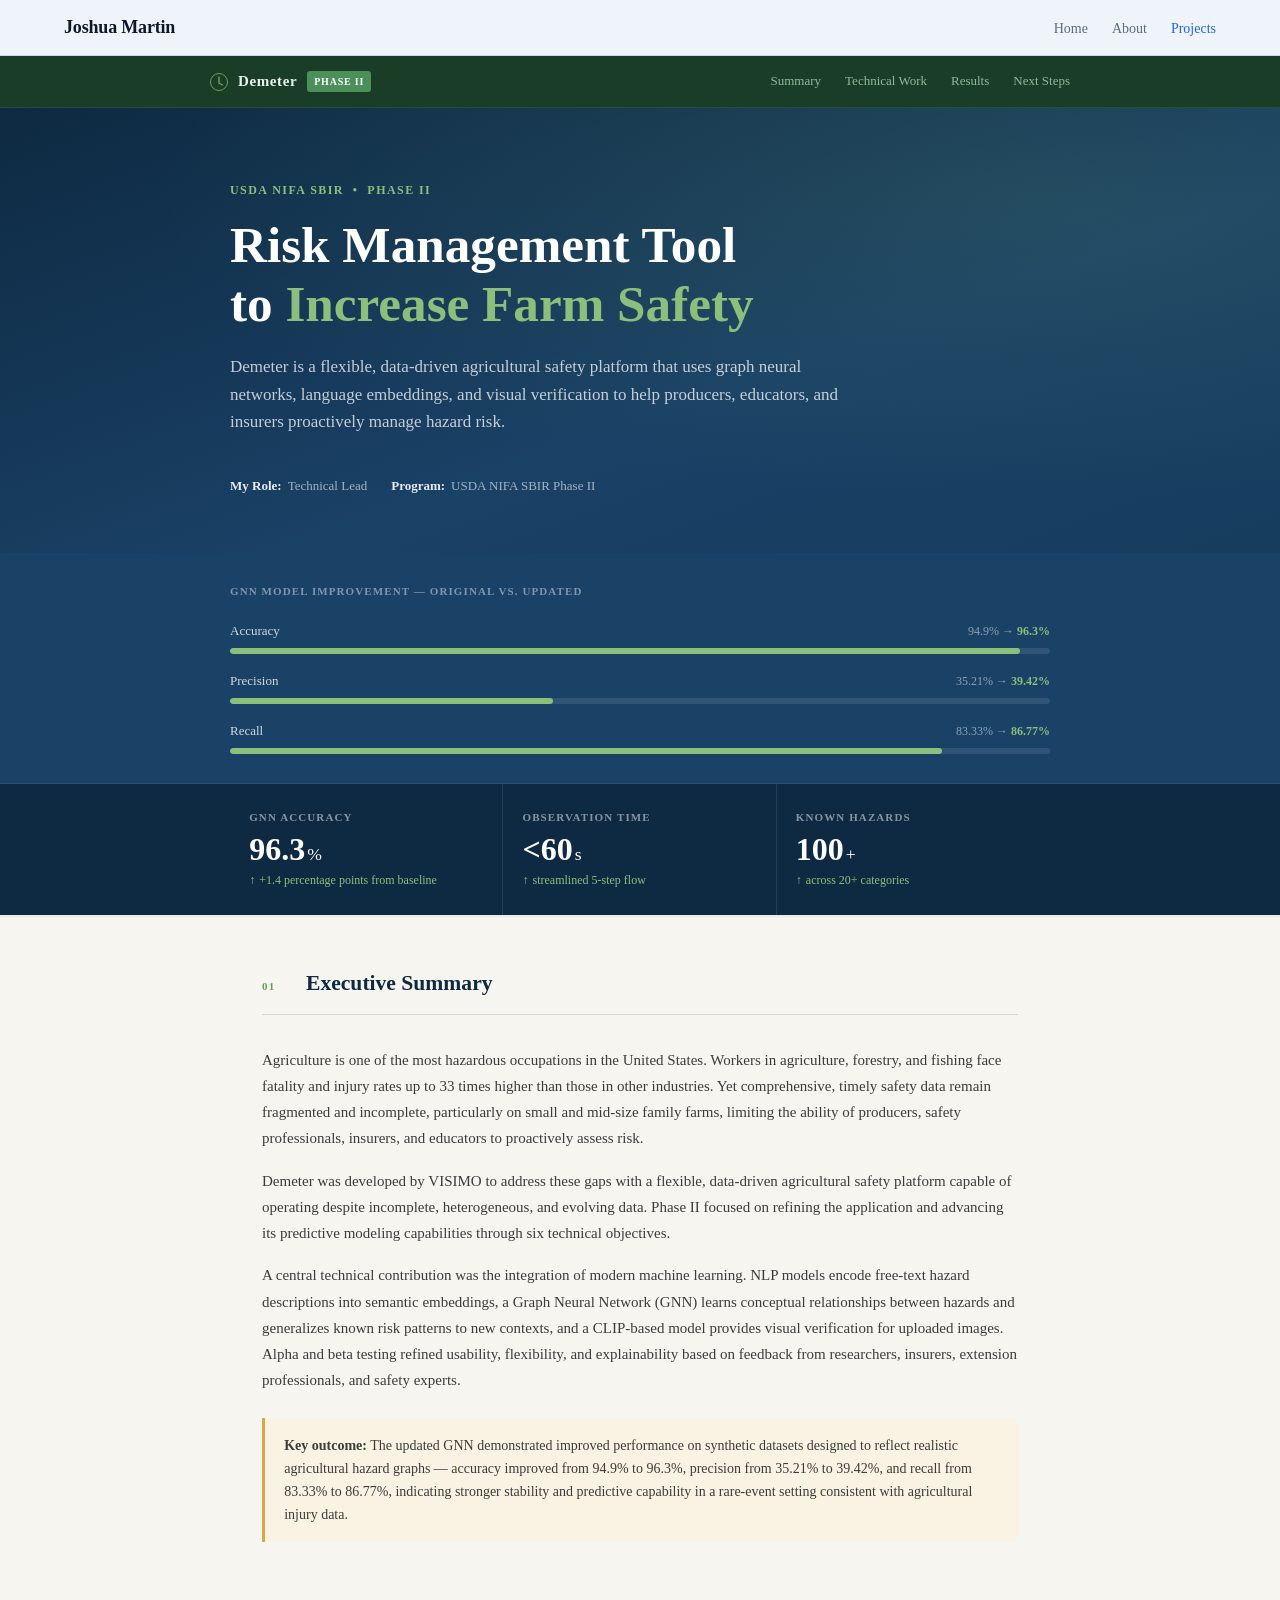
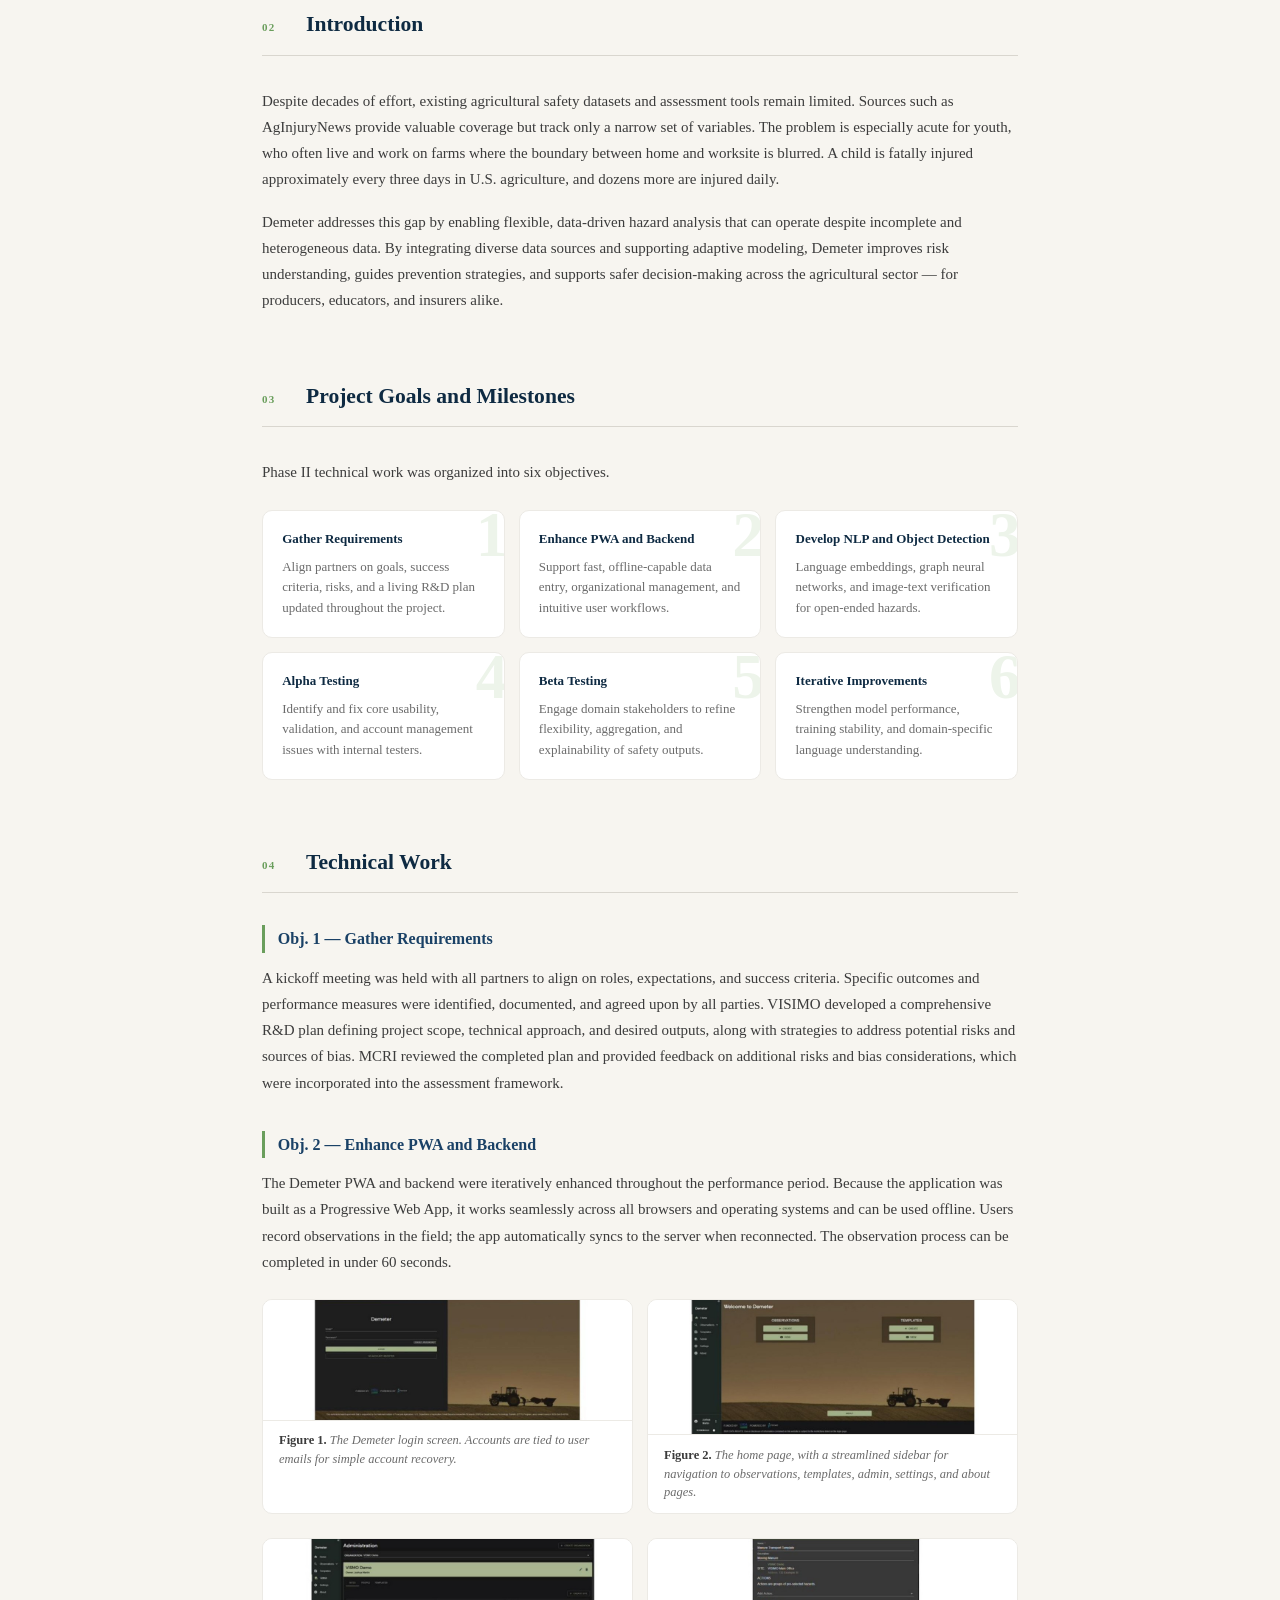
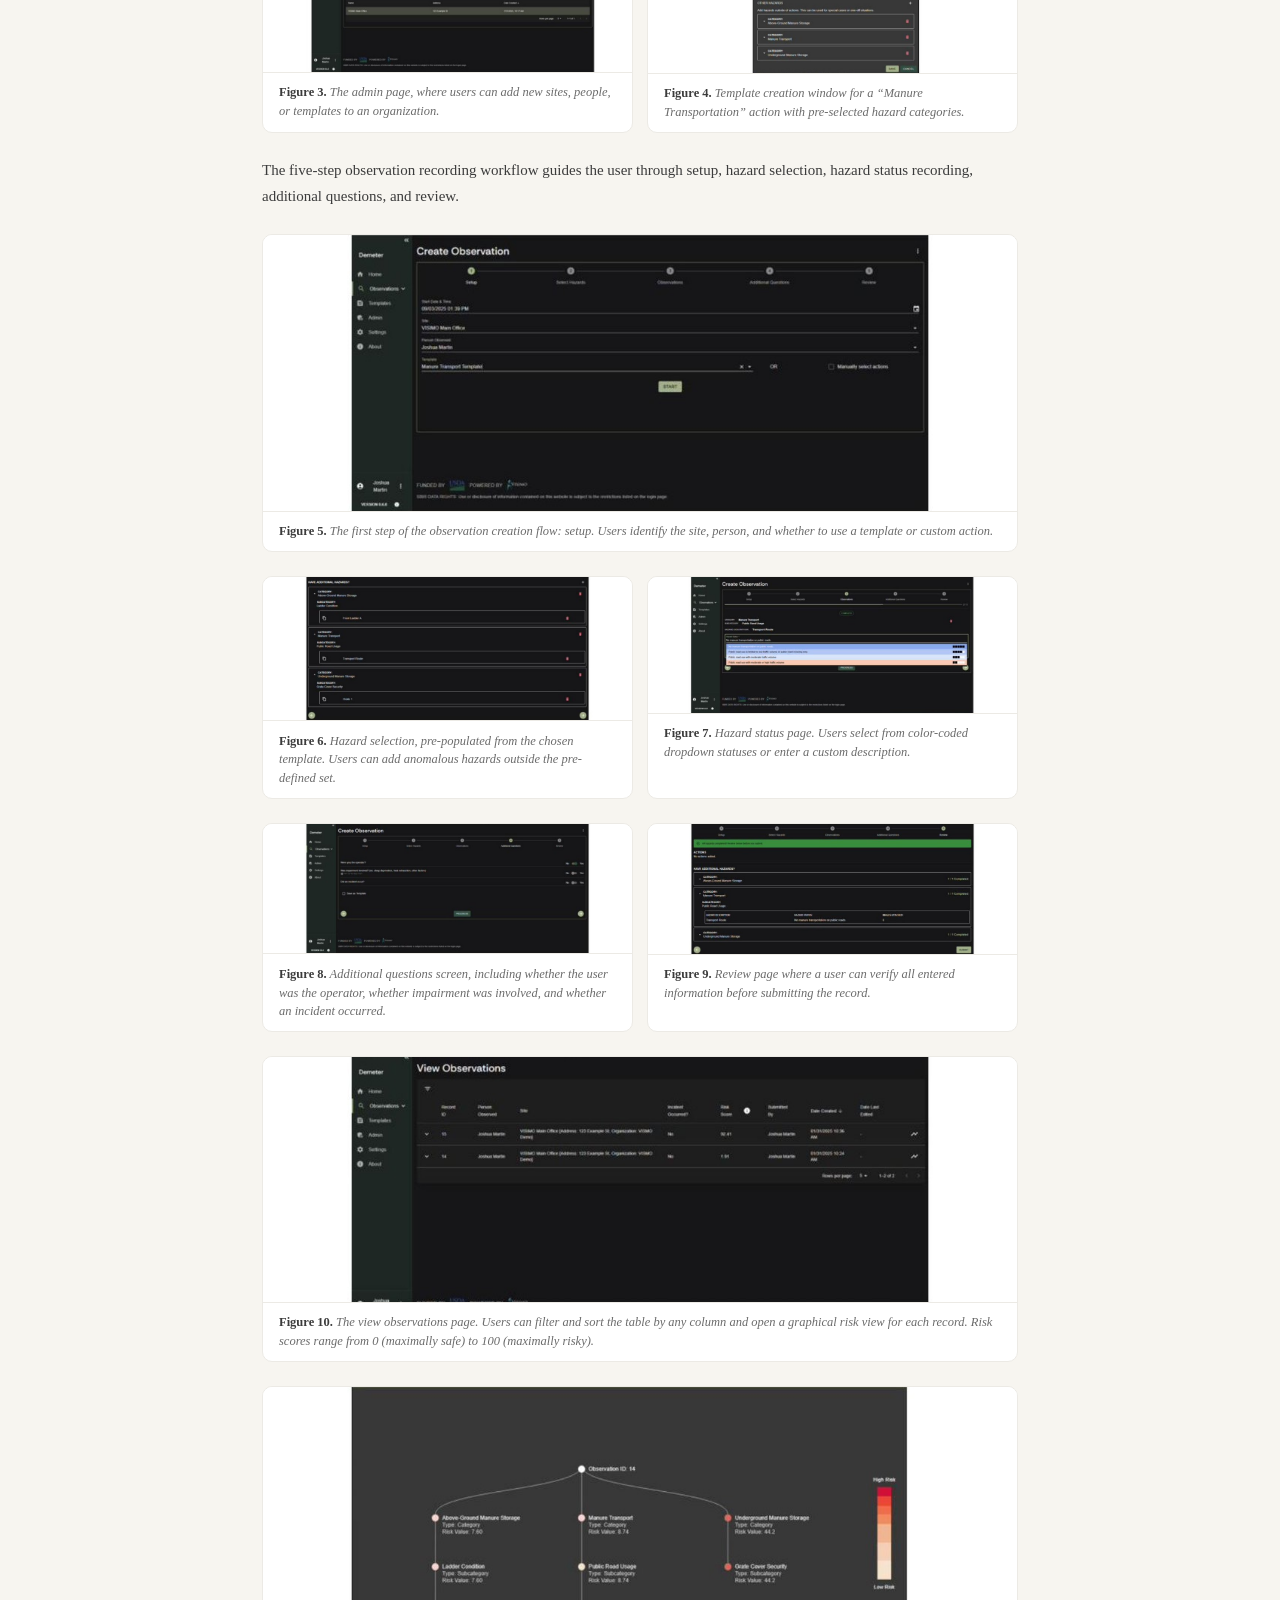
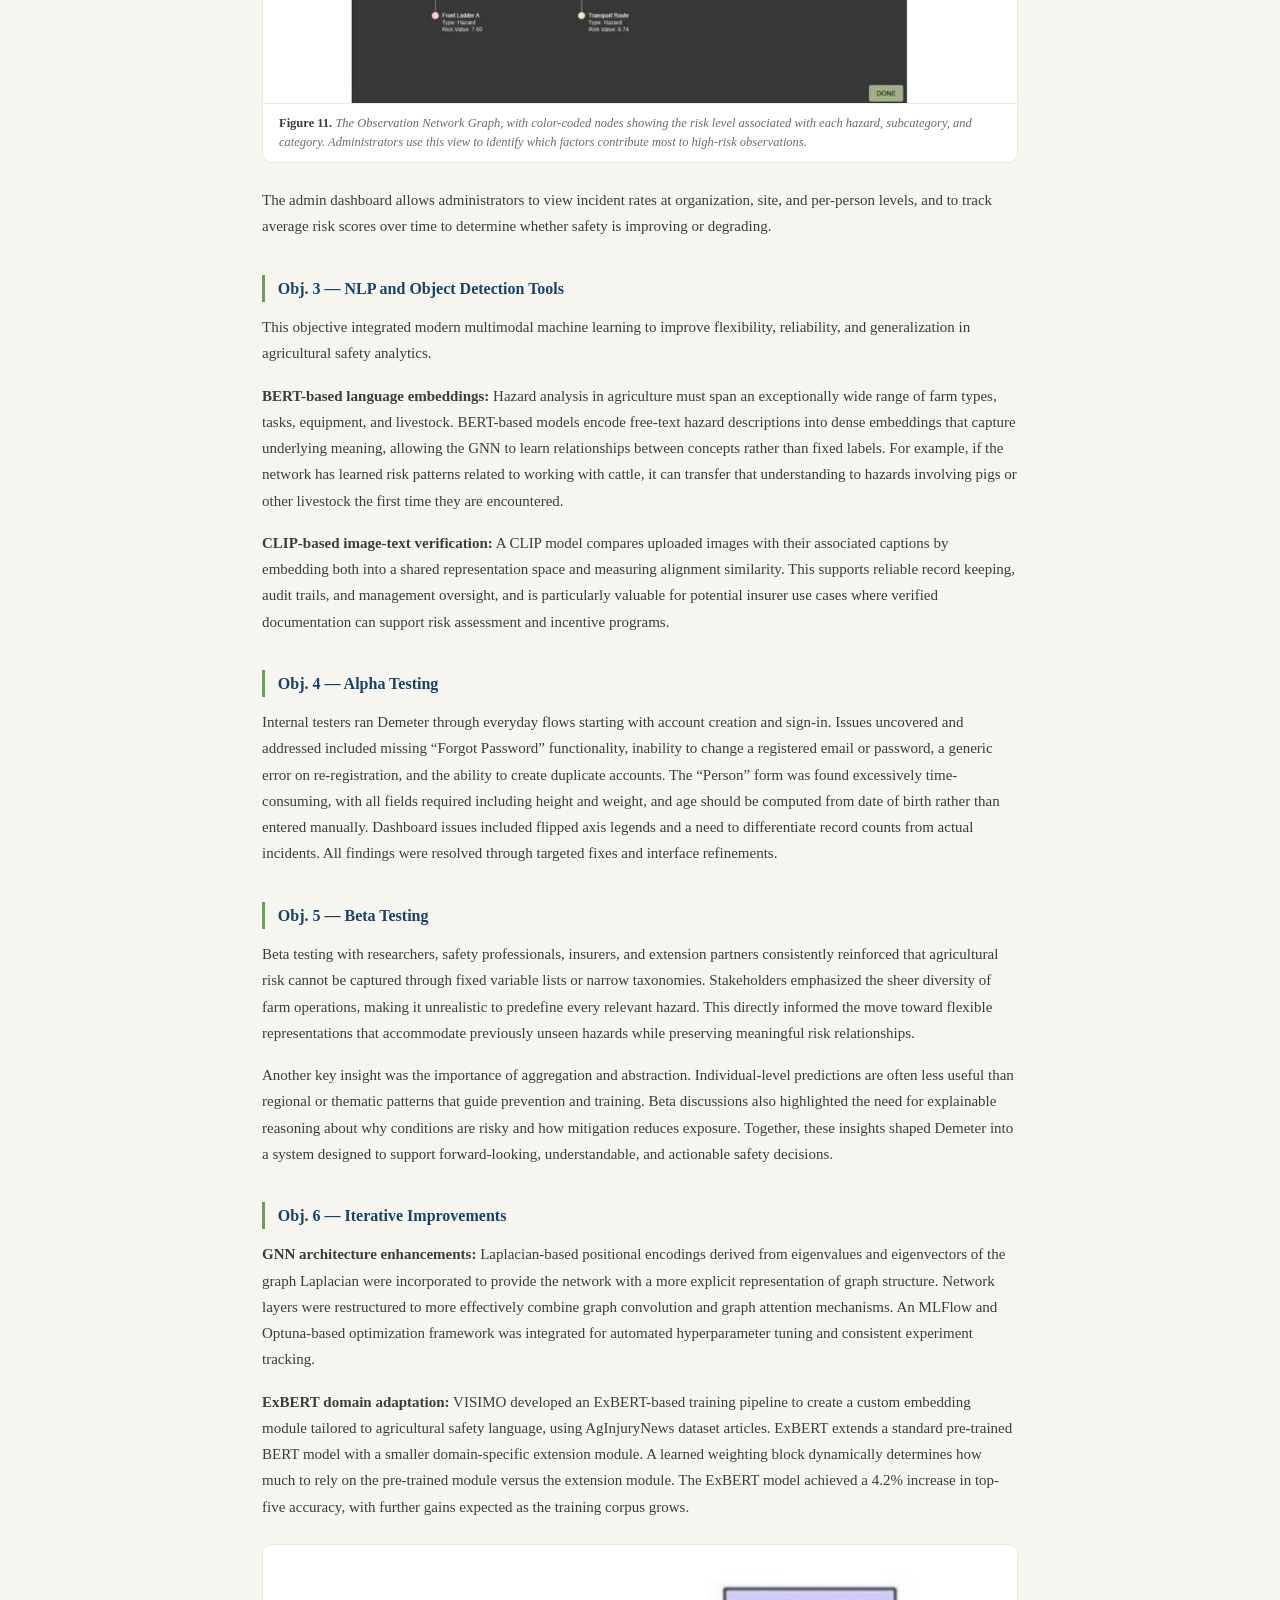
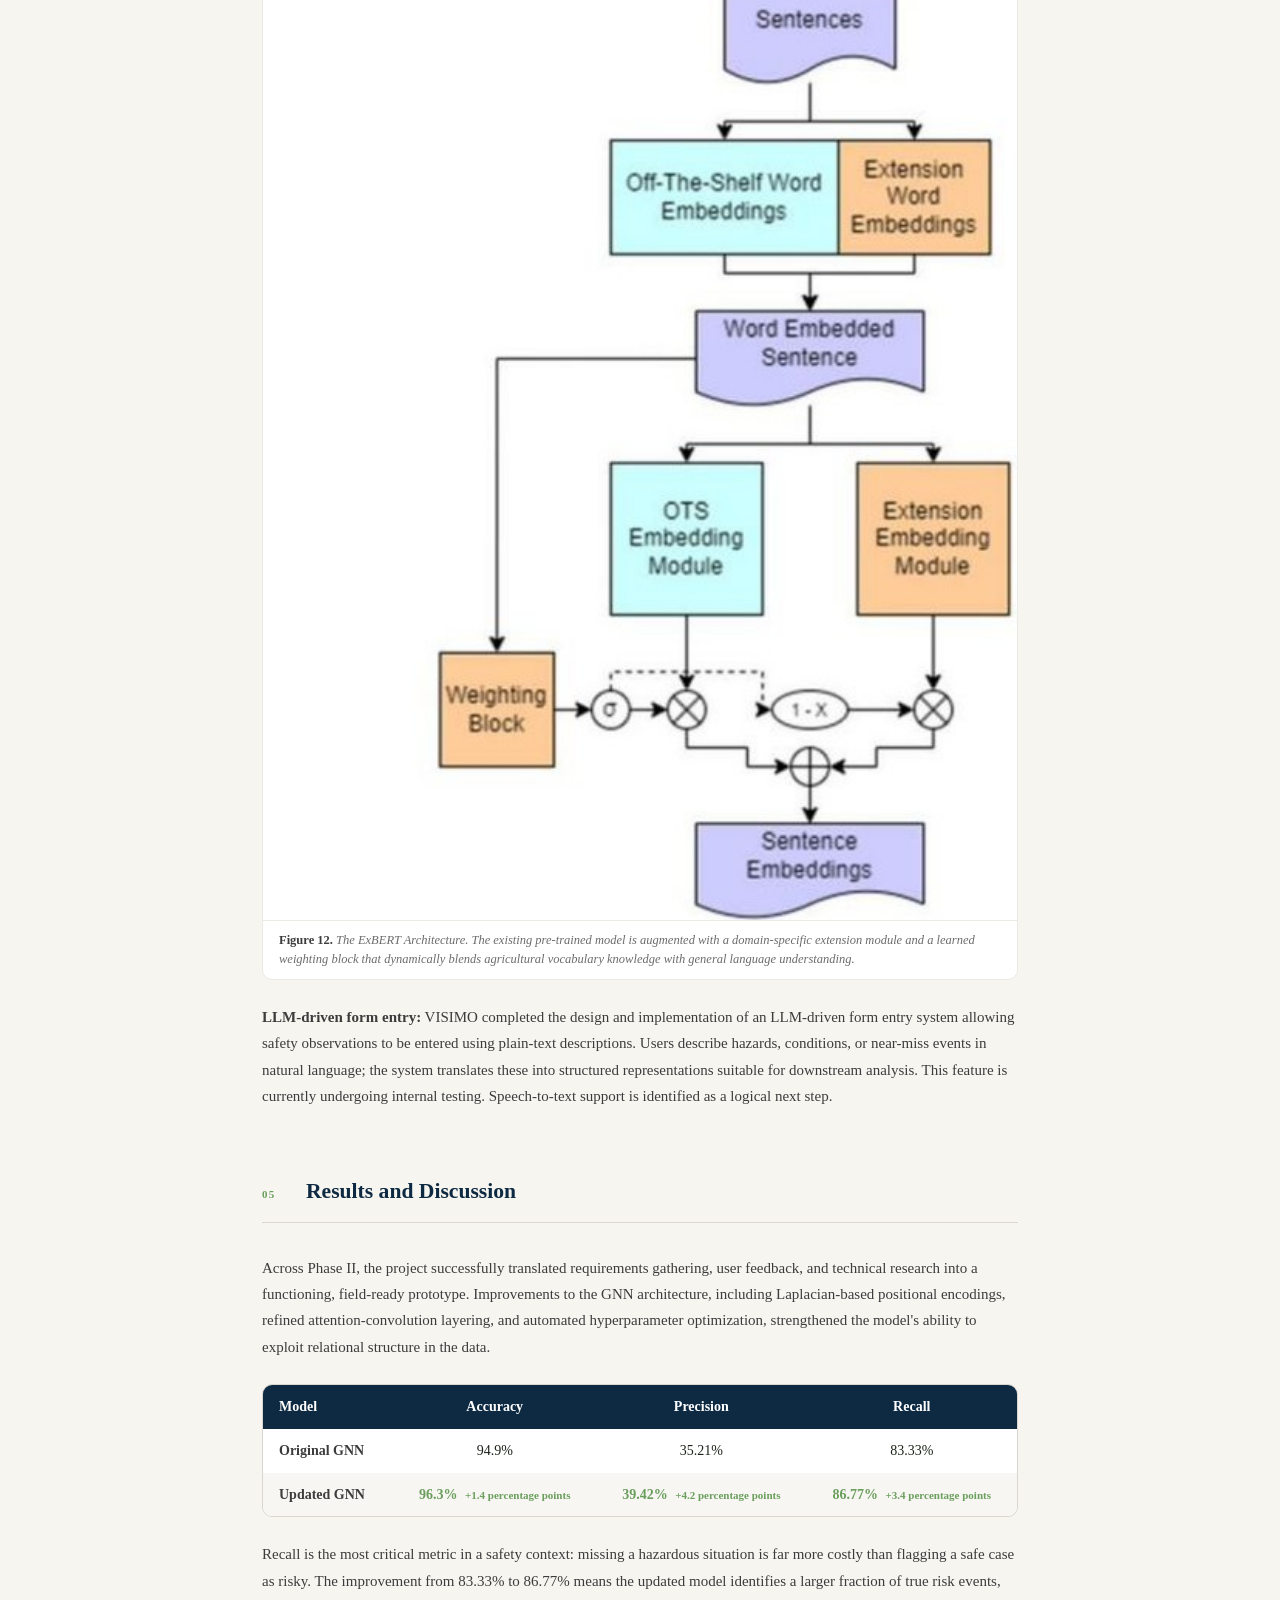
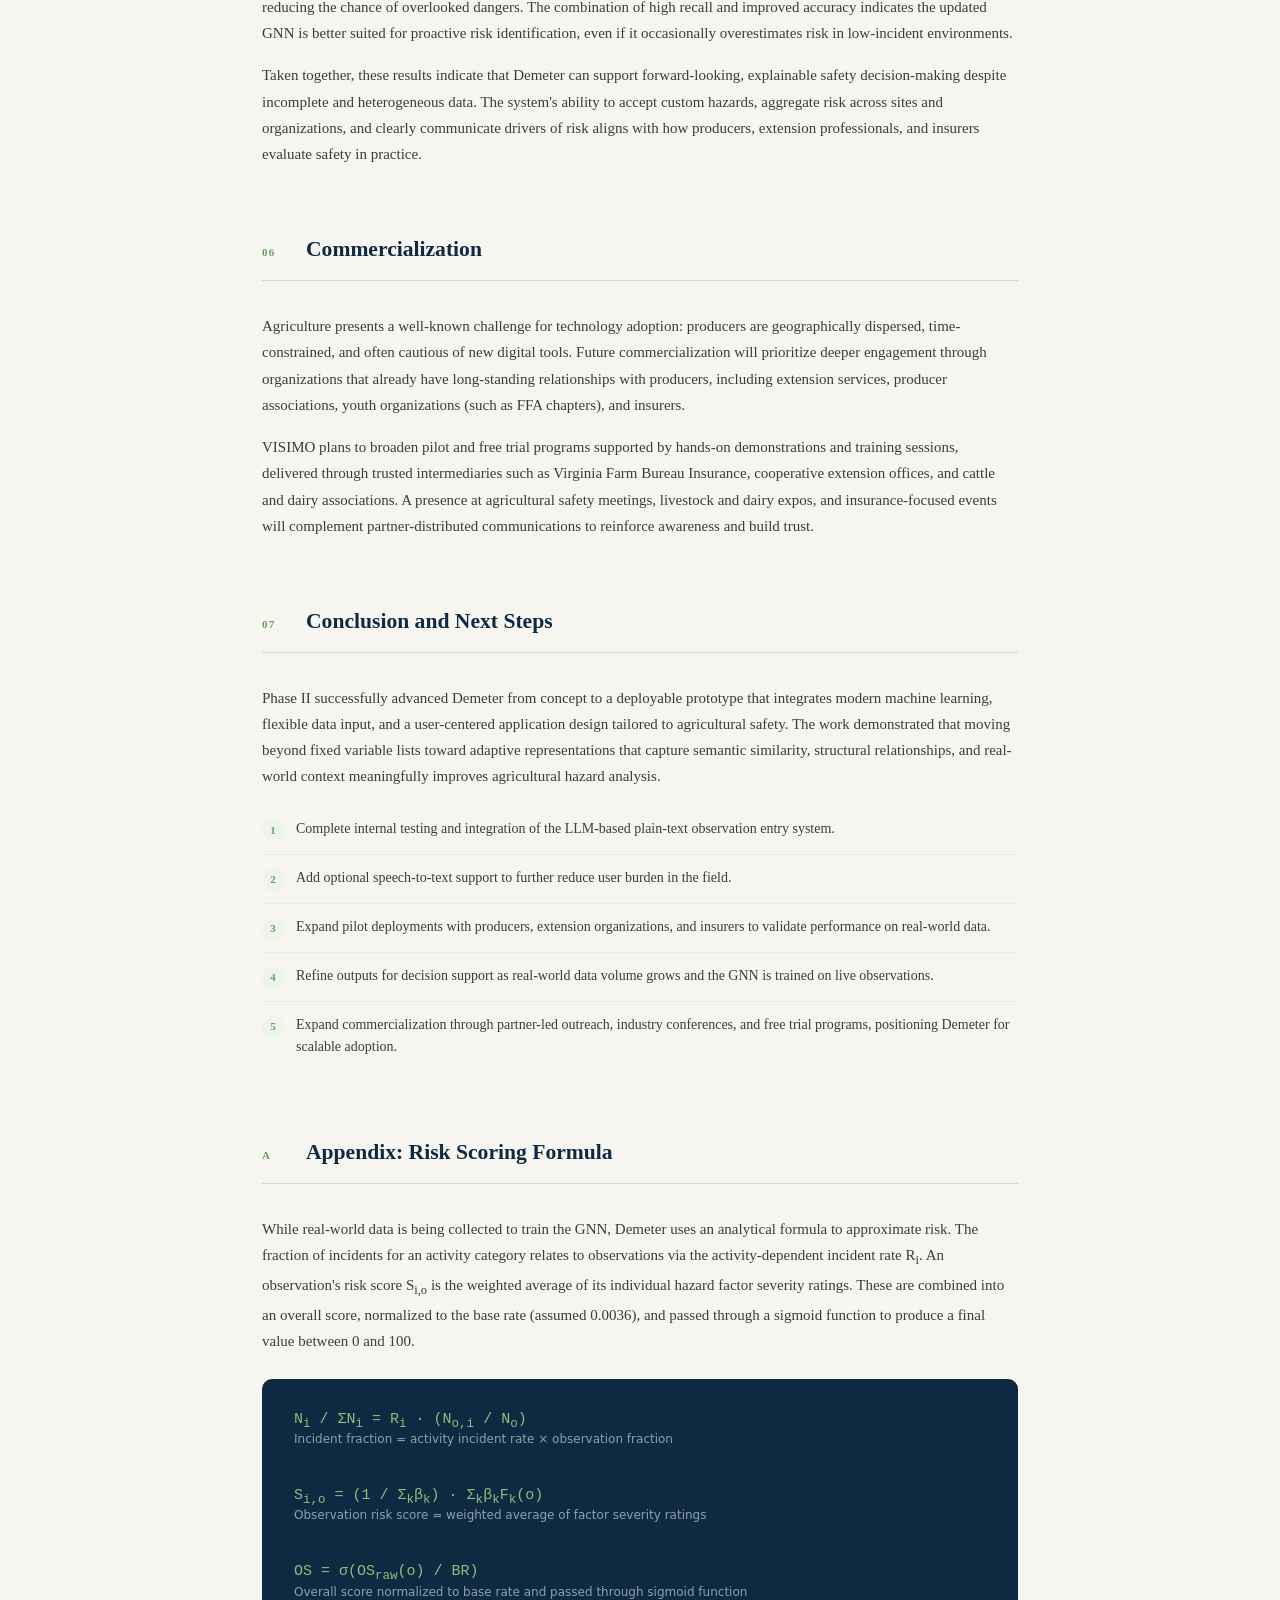
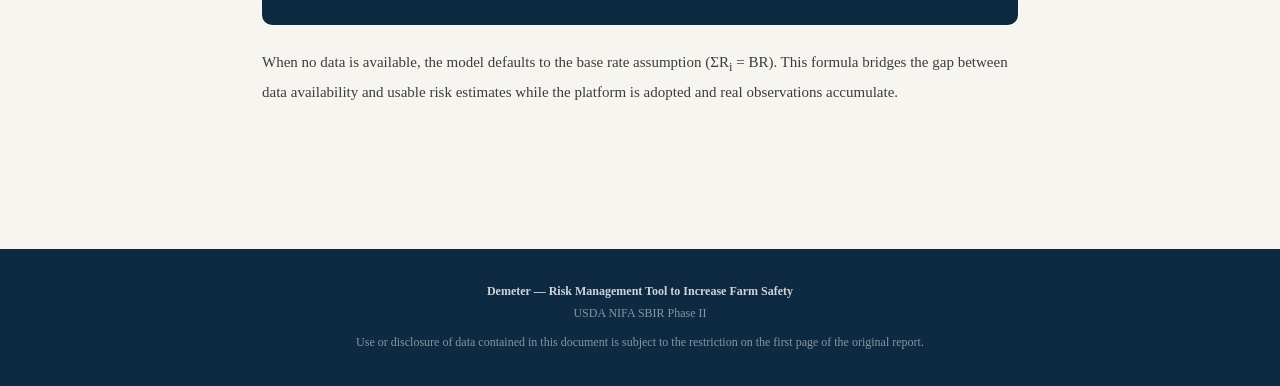
<file: projects/demeter/index.html>
<!DOCTYPE html>
<html lang="en">
<head>
<meta charset="UTF-8">
<meta name="viewport" content="width=device-width, initial-scale=1.0">
<title>Demeter &mdash; Agricultural Safety Platform</title>
<style>
  *, *::before, *::after { box-sizing: border-box; margin: 0; padding: 0; }

  :root {
    --navy: #0e2a42;
    --navy-mid: #1a4166;
    --navy-light: #235080;
    --sage: #6a9e5c;
    --sage-light: #8bbf7b;
    --sage-pale: #edf4ea;
    --wheat: #d4a84b;
    --wheat-pale: #faf3e3;
    --bg: #f7f6f3;
    --surface: #ffffff;
    --text: #1a1a1a;
    --text-mid: #3c3c3c;
    --text-muted: #6b6b6b;
    --border: #d9d6cf;
    --border-light: #eceae5;
    --tag-bg: #e4ede0;
    --tag-text: #3a6b2e;
  }

  html { scroll-behavior: smooth; }

  body {
    font-family: 'Segoe UI', system-ui, -apple-system, sans-serif;
    background: var(--bg);
    color: var(--text);
    line-height: 1.7;
    font-size: 16px;
  }

  /* ── NAV ── */
  nav {
    position: sticky; top: 0; z-index: 100;
    background: var(--navy);
    display: flex; align-items: center; justify-content: space-between;
    padding: 0 2rem; height: 52px;
    border-bottom: 2px solid var(--sage);
  }
  .nav-brand {
    font-size: 15px; font-weight: 600; color: #fff; letter-spacing: 0.04em;
    display: flex; align-items: center; gap: 10px;
  }
  .nav-brand .badge {
    background: var(--sage); color: #fff;
    font-size: 10px; font-weight: 700; letter-spacing: 0.08em;
    padding: 2px 7px; border-radius: 3px; text-transform: uppercase;
  }
  .nav-links { display: flex; gap: 1.5rem; }
  .nav-links a {
    font-size: 13px; color: rgba(255,255,255,0.72); text-decoration: none;
    transition: color 0.15s;
  }
  .nav-links a:hover { color: #fff; }

  /* ── HERO ── */
  .hero {
    background: linear-gradient(160deg, var(--navy) 0%, var(--navy-mid) 60%, #163d5e 100%);
    color: #fff;
    padding: 4.5rem 2rem 3.5rem;
    position: relative; overflow: hidden;
  }
  .hero::before {
    content: "";
    position: absolute; inset: 0;
    background-image: radial-gradient(ellipse at 80% 20%, rgba(106,158,92,0.14) 0%, transparent 60%);
    pointer-events: none;
  }
  .hero-inner { max-width: 820px; margin: 0 auto; position: relative; }
  .hero-eyebrow {
    font-size: 12px; font-weight: 600; letter-spacing: 0.12em;
    text-transform: uppercase; color: var(--sage-light);
    margin-bottom: 1rem;
  }
  .hero h1 {
    font-size: clamp(2rem, 5vw, 3.2rem);
    font-weight: 700; line-height: 1.15;
    margin-bottom: 1.2rem;
  }
  .hero h1 span { color: var(--sage-light); }
  .hero-sub {
    font-size: 17px; color: rgba(255,255,255,0.75);
    max-width: 640px; margin-bottom: 2.5rem; line-height: 1.6;
  }
  .hero-meta {
    display: flex; flex-wrap: wrap; gap: 1.5rem;
    font-size: 13px; color: rgba(255,255,255,0.6);
  }
  .hero-meta span { display: flex; align-items: center; gap: 6px; }
  .hero-meta strong { color: rgba(255,255,255,0.9); }

  /* ── METRICS STRIP ── */
  .metrics {
    background: var(--navy);
    border-bottom: 2px solid var(--border-light);
    padding: 0 2rem;
  }
  .metrics-inner {
    max-width: 820px; margin: 0 auto;
    display: grid; grid-template-columns: repeat(3, 1fr);
    gap: 0;
  }
  .metric {
    padding: 1.5rem 1.2rem;
    border-right: 1px solid rgba(255,255,255,0.1);
    position: relative;
  }
  .metric:last-child { border-right: none; }
  .metric-label {
    font-size: 11px; font-weight: 600; letter-spacing: 0.1em;
    text-transform: uppercase; color: rgba(255,255,255,0.5);
    margin-bottom: 0.4rem;
  }
  .metric-value {
    font-size: 2rem; font-weight: 700; color: #fff; line-height: 1;
    margin-bottom: 0.35rem;
  }
  .metric-value .unit { font-size: 1.1rem; font-weight: 400; margin-left: 2px; }
  .metric-delta {
    font-size: 12px; color: var(--sage-light);
    display: flex; align-items: center; gap: 4px;
  }
  .metric-delta::before { content: "\2191"; }

  /* ── PROGRESS BARS (hero stat viz) ── */
  .progress-section {
    background: var(--navy-mid);
    border-bottom: 1px solid rgba(255,255,255,0.08);
    padding: 1.8rem 2rem;
  }
  .progress-inner { max-width: 820px; margin: 0 auto; }
  .progress-title {
    font-size: 11px; font-weight: 600; letter-spacing: 0.1em;
    text-transform: uppercase; color: rgba(255,255,255,0.45);
    margin-bottom: 1.2rem;
  }
  .prog-row { margin-bottom: 1rem; }
  .prog-header {
    display: flex; justify-content: space-between; align-items: baseline;
    margin-bottom: 6px;
  }
  .prog-name { font-size: 13px; color: rgba(255,255,255,0.8); }
  .prog-vals { font-size: 12px; color: rgba(255,255,255,0.5); }
  .prog-vals strong { color: var(--sage-light); }
  .prog-track {
    background: rgba(255,255,255,0.1);
    border-radius: 3px; height: 6px; position: relative; overflow: hidden;
  }
  .prog-bar {
    position: absolute; left: 0; top: 0; height: 100%;
    border-radius: 3px;
    transition: width 1.4s cubic-bezier(0.22, 1, 0.36, 1);
  }
  .prog-bar.old { background: rgba(255,255,255,0.25); }
  .prog-bar.new { background: var(--sage-light); }
  .prog-track .prog-bar.old { opacity: 0.4; }

  /* ── MAIN LAYOUT ── */
  .page { max-width: 820px; margin: 0 auto; padding: 3rem 2rem 5rem; }

  /* ── SECTION ── */
  .section { margin-bottom: 4rem; }
  .section-header {
    display: flex; align-items: baseline; gap: 1rem;
    border-bottom: 1px solid var(--border); padding-bottom: 0.75rem;
    margin-bottom: 2rem;
  }
  .section-num {
    font-size: 11px; font-weight: 700; letter-spacing: 0.12em;
    text-transform: uppercase; color: var(--sage);
    min-width: 28px;
  }
  .section-title {
    font-size: 1.35rem; font-weight: 600; color: var(--navy);
  }

  /* ── PROSE ── */
  .prose p { margin-bottom: 1rem; color: var(--text-mid); font-size: 15px; line-height: 1.75; }
  .prose p:last-child { margin-bottom: 0; }

  /* ── OBJECTIVE CARDS ── */
  .obj-grid {
    display: grid; grid-template-columns: repeat(auto-fit, minmax(230px, 1fr));
    gap: 14px; margin-top: 1.5rem;
  }
  .obj-card {
    background: var(--surface);
    border: 1px solid var(--border-light);
    border-radius: 10px;
    padding: 1.1rem 1.2rem;
    position: relative; overflow: hidden;
  }
  .obj-card::before {
    content: attr(data-num);
    position: absolute; right: -4px; top: -8px;
    font-size: 4rem; font-weight: 800;
    color: var(--sage-pale); line-height: 1;
    pointer-events: none; user-select: none;
  }
  .obj-card-title {
    font-size: 13px; font-weight: 600;
    color: var(--navy); margin-bottom: 0.4rem;
  }
  .obj-card-body { font-size: 13px; color: var(--text-muted); line-height: 1.6; }

  /* ── FIGURES ── */
  .figure-wrap {
    background: var(--surface);
    border: 1px solid var(--border-light);
    border-radius: 10px;
    overflow: hidden;
    margin: 1.5rem 0;
  }
  .figure-wrap img {
    width: 100%; display: block;
    border-bottom: 1px solid var(--border-light);
  }
  .figure-caption {
    padding: 0.65rem 1rem;
    font-size: 12.5px; color: var(--text-muted);
    font-style: italic; line-height: 1.5;
  }
  .figure-caption strong { font-style: normal; color: var(--text-mid); }

  .fig-grid {
    display: grid; grid-template-columns: 1fr 1fr; gap: 14px;
    margin: 1.5rem 0;
  }
  .fig-grid .figure-wrap { margin: 0; }

  /* ── SUBSECTIONS ── */
  .subsection { margin-bottom: 2.2rem; }
  .subsection-title {
    font-size: 1rem; font-weight: 600; color: var(--navy-mid);
    margin-bottom: 0.75rem;
    padding-left: 0.8rem;
    border-left: 3px solid var(--sage);
  }

  /* ── GNN TABLE ── */
  .gnn-table-wrap {
    background: var(--surface);
    border: 1px solid var(--border);
    border-radius: 10px; overflow: hidden;
    margin: 1.5rem 0;
  }
  .gnn-table { width: 100%; border-collapse: collapse; font-size: 14px; }
  .gnn-table thead tr {
    background: var(--navy);
    color: #fff;
  }
  .gnn-table th, .gnn-table td {
    padding: 10px 16px; text-align: left;
  }
  .gnn-table th:not(:first-child), .gnn-table td:not(:first-child) {
    text-align: center;
  }
  .gnn-table tbody tr:nth-child(even) { background: var(--bg); }
  .gnn-table .label-col { font-weight: 600; color: var(--text-mid); }
  .gnn-table .updated { color: var(--sage); font-weight: 600; }
  .delta { font-size: 11px; color: var(--sage); margin-left: 4px; }

  /* ── NEXT STEPS LIST ── */
  .steps-list { list-style: none; margin-top: 1rem; }
  .steps-list li {
    display: flex; gap: 12px; align-items: flex-start;
    padding: 0.75rem 0;
    border-bottom: 1px solid var(--border-light);
    font-size: 14px; color: var(--text-mid); line-height: 1.6;
  }
  .steps-list li:last-child { border-bottom: none; }
  .step-dot {
    flex-shrink: 0;
    width: 22px; height: 22px; border-radius: 50%;
    background: var(--sage-pale);
    display: flex; align-items: center; justify-content: center;
    font-size: 11px; font-weight: 700; color: var(--sage);
    margin-top: 2px;
  }

  /* ── FORMULA BOX ── */
  .formula-box {
    background: var(--navy);
    color: #fff;
    border-radius: 10px; padding: 1.5rem 2rem;
    font-family: 'Courier New', monospace;
    font-size: 14px; line-height: 2.2;
    margin: 1.5rem 0; overflow-x: auto;
  }
  .formula-box .eq { color: var(--sage-light); font-size: 15px; }
  .formula-box .desc { font-family: system-ui, sans-serif; font-size: 12px; color: rgba(255,255,255,0.55); display: block; margin-top: -8px; line-height: 1.5; }

  /* ── TAG ── */
  .tag {
    display: inline-block;
    background: var(--tag-bg); color: var(--tag-text);
    font-size: 11px; font-weight: 600; letter-spacing: 0.07em;
    text-transform: uppercase;
    padding: 3px 9px; border-radius: 4px;
    margin-bottom: 0.6rem;
  }

  /* ── CALLOUT ── */
  .callout {
    background: var(--wheat-pale);
    border-left: 3px solid var(--wheat);
    border-radius: 0 8px 8px 0;
    padding: 1rem 1.2rem;
    margin: 1.5rem 0;
    font-size: 14px; color: var(--text-mid); line-height: 1.65;
  }

  /* ── FOOTER ── */
  footer {
    background: var(--navy); color: rgba(255,255,255,0.5);
    text-align: center; padding: 2rem;
    font-size: 12px; line-height: 1.8;
  }
  footer strong { color: rgba(255,255,255,0.8); }

  @media (max-width: 600px) {
    .fig-grid { grid-template-columns: 1fr; }
    .metrics-inner { grid-template-columns: 1fr; }
    .metric { border-right: none; border-bottom: 1px solid rgba(255,255,255,0.1); }
    .nav-links { display: none; }
  }
</style>
<style>
/* ── Site primary nav ── */
.pnav{height:56px;border-bottom:1px solid #cdd8ea;background:rgba(238,243,251,0.92);backdrop-filter:blur(10px);position:sticky;top:0;z-index:9999;display:flex;align-items:center}
.pnav-inner{width:100%;max-width:1200px;margin:0 auto;padding:0 1.5rem;display:flex;align-items:center;justify-content:space-between}
.pnav-logo{font-family:'Lora',Georgia,serif;font-size:1.125rem;font-weight:600;color:#0f172a;text-decoration:none;letter-spacing:-0.01em}
.pnav-list{display:flex;gap:1.5rem;list-style:none}
.pnav-list a{font-size:0.875rem;font-weight:500;color:#5c6b82;text-decoration:none;transition:color 150ms}
.pnav-list a:hover,.pnav-list a[aria-current]{color:#2563eb;text-decoration:none}
@media(max-width:600px){.pnav-logo{font-size:1rem}.pnav-list{gap:1rem}}
/* ── Silva-style override ── */
body{background:#F7F5F0!important;color:#1C2319!important;font-family:Georgia,"Times New Roman",serif!important}
nav:not(.pnav){top:56px!important;background:#1A3D28!important;border-bottom:1px solid rgba(255,255,255,0.08)!important}
.nav-brand{color:#E8F4EA!important}
.nav-brand .badge{background:#4A9058!important}
.nav-links a{color:#8FBA9A!important}
.nav-links a:hover{color:#FFFFFF!important}
nav:not(.pnav){padding-left:max(1.5rem,calc(50% - 430px))!important;padding-right:max(1.5rem,calc(50% - 430px))!important}
</style>
</head>
<body>

<nav class="pnav" aria-label="Site navigation">
  <div class="pnav-inner">
    <a href="/" class="pnav-logo">Joshua Martin</a>
    <ul class="pnav-list" role="list">
      <li><a href="/">Home</a></li>
      <li><a href="/about/">About</a></li>
      <li><a href="/projects/" aria-current="page">Projects</a></li>
    </ul>
  </div>
</nav>

<nav>
  <div class="nav-brand">
    <svg width="18" height="18" viewBox="0 0 18 18" fill="none" aria-hidden="true">
      <circle cx="9" cy="9" r="8.5" stroke="#6a9e5c" stroke-width="1"/>
      <path d="M9 4v6l3.5 2" stroke="#6a9e5c" stroke-width="1.4" stroke-linecap="round"/>
    </svg>
    Demeter
    <span class="badge">Phase II</span>
  </div>
  <div class="nav-links">
    <a href="#summary">Summary</a>
    <a href="#technical">Technical Work</a>
    <a href="#results">Results</a>
    <a href="#next-steps">Next Steps</a>
  </div>
</nav>

<header class="hero">
  <div class="hero-inner">
    <p class="hero-eyebrow">USDA NIFA SBIR &nbsp;&bull;&nbsp; Phase II</p>
    <h1>Risk Management Tool<br>to <span>Increase Farm Safety</span></h1>
    <p class="hero-sub">Demeter is a flexible, data-driven agricultural safety platform that uses graph neural networks, language embeddings, and visual verification to help producers, educators, and insurers proactively manage hazard risk.</p>
    <div class="hero-meta">
      <span><strong>My Role:</strong> Technical Lead</span>
      <span><strong>Program:</strong> USDA NIFA SBIR Phase II</span>
    </div>
  </div>
</header>

<div class="progress-section">
  <div class="progress-inner">
    <p class="progress-title">GNN model improvement &mdash; original vs. updated</p>
    <div class="prog-row">
      <div class="prog-header">
        <span class="prog-name">Accuracy</span>
        <span class="prog-vals">94.9% &rarr; <strong>96.3%</strong></span>
      </div>
      <div class="prog-track">
        <div class="prog-bar old" style="width:0%" data-target="94.9"></div>
        <div class="prog-bar new" style="width:0%" data-target="96.3"></div>
      </div>
    </div>
    <div class="prog-row">
      <div class="prog-header">
        <span class="prog-name">Precision</span>
        <span class="prog-vals">35.21% &rarr; <strong>39.42%</strong></span>
      </div>
      <div class="prog-track">
        <div class="prog-bar old" style="width:0%" data-target="35.21"></div>
        <div class="prog-bar new" style="width:0%" data-target="39.42"></div>
      </div>
    </div>
    <div class="prog-row" style="margin-bottom:0">
      <div class="prog-header">
        <span class="prog-name">Recall</span>
        <span class="prog-vals">83.33% &rarr; <strong>86.77%</strong></span>
      </div>
      <div class="prog-track">
        <div class="prog-bar old" style="width:0%" data-target="83.33"></div>
        <div class="prog-bar new" style="width:0%" data-target="86.77"></div>
      </div>
    </div>
  </div>
</div>

<div class="metrics">
  <div class="metrics-inner">
    <div class="metric">
      <div class="metric-label">GNN Accuracy</div>
      <div class="metric-value">96.3<span class="unit">%</span></div>
      <div class="metric-delta">+1.4 percentage points from baseline</div>
    </div>
    <div class="metric">
      <div class="metric-label">Observation Time</div>
      <div class="metric-value">&lt;60<span class="unit">s</span></div>
      <div class="metric-delta">streamlined 5-step flow</div>
    </div>
    <div class="metric">
      <div class="metric-label">Known Hazards</div>
      <div class="metric-value">100<span class="unit">+</span></div>
      <div class="metric-delta">across 20+ categories</div>
    </div>
  </div>
</div>

<main class="page">

  <!-- SECTION 1: Executive Summary -->
  <section class="section" id="summary">
    <div class="section-header">
      <span class="section-num">01</span>
      <h2 class="section-title">Executive Summary</h2>
    </div>
    <div class="prose">
      <p>Agriculture is one of the most hazardous occupations in the United States. Workers in agriculture, forestry, and fishing face fatality and injury rates up to 33 times higher than those in other industries. Yet comprehensive, timely safety data remain fragmented and incomplete, particularly on small and mid-size family farms, limiting the ability of producers, safety professionals, insurers, and educators to proactively assess risk.</p>
      <p>Demeter was developed by VISIMO to address these gaps with a flexible, data-driven agricultural safety platform capable of operating despite incomplete, heterogeneous, and evolving data. Phase II focused on refining the application and advancing its predictive modeling capabilities through six technical objectives.</p>
      <p>A central technical contribution was the integration of modern machine learning. NLP models encode free-text hazard descriptions into semantic embeddings, a Graph Neural Network (GNN) learns conceptual relationships between hazards and generalizes known risk patterns to new contexts, and a CLIP-based model provides visual verification for uploaded images. Alpha and beta testing refined usability, flexibility, and explainability based on feedback from researchers, insurers, extension professionals, and safety experts.</p>
    </div>
    <div class="callout">
      <strong>Key outcome:</strong> The updated GNN demonstrated improved performance on synthetic datasets designed to reflect realistic agricultural hazard graphs &mdash; accuracy improved from 94.9% to 96.3%, precision from 35.21% to 39.42%, and recall from 83.33% to 86.77%, indicating stronger stability and predictive capability in a rare-event setting consistent with agricultural injury data.
    </div>
  </section>

  <!-- SECTION 2: Introduction -->
  <section class="section" id="intro">
    <div class="section-header">
      <span class="section-num">02</span>
      <h2 class="section-title">Introduction</h2>
    </div>
    <div class="prose">
      <p>Despite decades of effort, existing agricultural safety datasets and assessment tools remain limited. Sources such as AgInjuryNews provide valuable coverage but track only a narrow set of variables. The problem is especially acute for youth, who often live and work on farms where the boundary between home and worksite is blurred. A child is fatally injured approximately every three days in U.S. agriculture, and dozens more are injured daily.</p>
      <p>Demeter addresses this gap by enabling flexible, data-driven hazard analysis that can operate despite incomplete and heterogeneous data. By integrating diverse data sources and supporting adaptive modeling, Demeter improves risk understanding, guides prevention strategies, and supports safer decision-making across the agricultural sector &mdash; for producers, educators, and insurers alike.</p>
    </div>
  </section>

  <!-- SECTION 3: Goals and Milestones -->
  <section class="section" id="goals">
    <div class="section-header">
      <span class="section-num">03</span>
      <h2 class="section-title">Project Goals and Milestones</h2>
    </div>
    <div class="prose">
      <p>Phase II technical work was organized into six objectives.</p>
    </div>
    <div class="obj-grid">
      <div class="obj-card" data-num="1">
        <div class="obj-card-title">Gather Requirements</div>
        <div class="obj-card-body">Align partners on goals, success criteria, risks, and a living R&amp;D plan updated throughout the project.</div>
      </div>
      <div class="obj-card" data-num="2">
        <div class="obj-card-title">Enhance PWA and Backend</div>
        <div class="obj-card-body">Support fast, offline-capable data entry, organizational management, and intuitive user workflows.</div>
      </div>
      <div class="obj-card" data-num="3">
        <div class="obj-card-title">Develop NLP and Object Detection</div>
        <div class="obj-card-body">Language embeddings, graph neural networks, and image-text verification for open-ended hazards.</div>
      </div>
      <div class="obj-card" data-num="4">
        <div class="obj-card-title">Alpha Testing</div>
        <div class="obj-card-body">Identify and fix core usability, validation, and account management issues with internal testers.</div>
      </div>
      <div class="obj-card" data-num="5">
        <div class="obj-card-title">Beta Testing</div>
        <div class="obj-card-body">Engage domain stakeholders to refine flexibility, aggregation, and explainability of safety outputs.</div>
      </div>
      <div class="obj-card" data-num="6">
        <div class="obj-card-title">Iterative Improvements</div>
        <div class="obj-card-body">Strengthen model performance, training stability, and domain-specific language understanding.</div>
      </div>
    </div>
  </section>

  <!-- SECTION 4: Technical Work -->
  <section class="section" id="technical">
    <div class="section-header">
      <span class="section-num">04</span>
      <h2 class="section-title">Technical Work</h2>
    </div>

    <div class="subsection">
      <h3 class="subsection-title">Obj. 1 &mdash; Gather Requirements</h3>
      <div class="prose">
        <p>A kickoff meeting was held with all partners to align on roles, expectations, and success criteria. Specific outcomes and performance measures were identified, documented, and agreed upon by all parties. VISIMO developed a comprehensive R&amp;D plan defining project scope, technical approach, and desired outputs, along with strategies to address potential risks and sources of bias. MCRI reviewed the completed plan and provided feedback on additional risks and bias considerations, which were incorporated into the assessment framework.</p>
      </div>
    </div>

    <div class="subsection">
      <h3 class="subsection-title">Obj. 2 &mdash; Enhance PWA and Backend</h3>
      <div class="prose">
        <p>The Demeter PWA and backend were iteratively enhanced throughout the performance period. Because the application was built as a Progressive Web App, it works seamlessly across all browsers and operating systems and can be used offline. Users record observations in the field; the app automatically syncs to the server when reconnected. The observation process can be completed in under 60 seconds.</p>
      </div>

      <div class="fig-grid">
        <div class="figure-wrap">
          <img src="images/image_001.jpg" alt="Demeter login screen">
          <p class="figure-caption"><strong>Figure 1.</strong> The Demeter login screen. Accounts are tied to user emails for simple account recovery.</p>
        </div>
        <div class="figure-wrap">
          <img src="images/image_002.jpg" alt="Demeter home page">
          <p class="figure-caption"><strong>Figure 2.</strong> The home page, with a streamlined sidebar for navigation to observations, templates, admin, settings, and about pages.</p>
        </div>
      </div>

      <div class="fig-grid">
        <div class="figure-wrap">
          <img src="images/image_003.jpg" alt="Demeter admin page">
          <p class="figure-caption"><strong>Figure 3.</strong> The admin page, where users can add new sites, people, or templates to an organization.</p>
        </div>
        <div class="figure-wrap">
          <img src="images/image_004.jpg" alt="Template creation window">
          <p class="figure-caption"><strong>Figure 4.</strong> Template creation window for a &ldquo;Manure Transportation&rdquo; action with pre-selected hazard categories.</p>
        </div>
      </div>

      <div class="prose"><p>The five-step observation recording workflow guides the user through setup, hazard selection, hazard status recording, additional questions, and review.</p></div>

      <div class="figure-wrap">
        <img src="images/image_005.jpg" alt="Observation setup step">
        <p class="figure-caption"><strong>Figure 5.</strong> The first step of the observation creation flow: setup. Users identify the site, person, and whether to use a template or custom action.</p>
      </div>

      <div class="fig-grid">
        <div class="figure-wrap">
          <img src="images/image_006.jpg" alt="Hazard selection screen">
          <p class="figure-caption"><strong>Figure 6.</strong> Hazard selection, pre-populated from the chosen template. Users can add anomalous hazards outside the pre-defined set.</p>
        </div>
        <div class="figure-wrap">
          <img src="images/image_007.jpg" alt="Hazard status page">
          <p class="figure-caption"><strong>Figure 7.</strong> Hazard status page. Users select from color-coded dropdown statuses or enter a custom description.</p>
        </div>
      </div>

      <div class="fig-grid">
        <div class="figure-wrap">
          <img src="images/image_008.jpg" alt="Additional questions screen">
          <p class="figure-caption"><strong>Figure 8.</strong> Additional questions screen, including whether the user was the operator, whether impairment was involved, and whether an incident occurred.</p>
        </div>
        <div class="figure-wrap">
          <img src="images/image_009.jpg" alt="Review page">
          <p class="figure-caption"><strong>Figure 9.</strong> Review page where a user can verify all entered information before submitting the record.</p>
        </div>
      </div>

      <div class="figure-wrap">
        <img src="images/image_010.jpg" alt="View observations page">
        <p class="figure-caption"><strong>Figure 10.</strong> The view observations page. Users can filter and sort the table by any column and open a graphical risk view for each record. Risk scores range from 0 (maximally safe) to 100 (maximally risky).</p>
      </div>

      <div class="figure-wrap">
        <img src="images/image_011.jpg" alt="Observation Network Graph">
        <p class="figure-caption"><strong>Figure 11.</strong> The Observation Network Graph, with color-coded nodes showing the risk level associated with each hazard, subcategory, and category. Administrators use this view to identify which factors contribute most to high-risk observations.</p>
      </div>

      <div class="prose">
        <p>The admin dashboard allows administrators to view incident rates at organization, site, and per-person levels, and to track average risk scores over time to determine whether safety is improving or degrading.</p>
      </div>
    </div>

    <div class="subsection">
      <h3 class="subsection-title">Obj. 3 &mdash; NLP and Object Detection Tools</h3>
      <div class="prose">
        <p>This objective integrated modern multimodal machine learning to improve flexibility, reliability, and generalization in agricultural safety analytics.</p>
        <p><strong>BERT-based language embeddings:</strong> Hazard analysis in agriculture must span an exceptionally wide range of farm types, tasks, equipment, and livestock. BERT-based models encode free-text hazard descriptions into dense embeddings that capture underlying meaning, allowing the GNN to learn relationships between concepts rather than fixed labels. For example, if the network has learned risk patterns related to working with cattle, it can transfer that understanding to hazards involving pigs or other livestock the first time they are encountered.</p>
        <p><strong>CLIP-based image-text verification:</strong> A CLIP model compares uploaded images with their associated captions by embedding both into a shared representation space and measuring alignment similarity. This supports reliable record keeping, audit trails, and management oversight, and is particularly valuable for potential insurer use cases where verified documentation can support risk assessment and incentive programs.</p>
      </div>
    </div>

    <div class="subsection">
      <h3 class="subsection-title">Obj. 4 &mdash; Alpha Testing</h3>
      <div class="prose">
        <p>Internal testers ran Demeter through everyday flows starting with account creation and sign-in. Issues uncovered and addressed included missing &ldquo;Forgot Password&rdquo; functionality, inability to change a registered email or password, a generic error on re-registration, and the ability to create duplicate accounts. The &ldquo;Person&rdquo; form was found excessively time-consuming, with all fields required including height and weight, and age should be computed from date of birth rather than entered manually. Dashboard issues included flipped axis legends and a need to differentiate record counts from actual incidents. All findings were resolved through targeted fixes and interface refinements.</p>
      </div>
    </div>

    <div class="subsection">
      <h3 class="subsection-title">Obj. 5 &mdash; Beta Testing</h3>
      <div class="prose">
        <p>Beta testing with researchers, safety professionals, insurers, and extension partners consistently reinforced that agricultural risk cannot be captured through fixed variable lists or narrow taxonomies. Stakeholders emphasized the sheer diversity of farm operations, making it unrealistic to predefine every relevant hazard. This directly informed the move toward flexible representations that accommodate previously unseen hazards while preserving meaningful risk relationships.</p>
        <p>Another key insight was the importance of aggregation and abstraction. Individual-level predictions are often less useful than regional or thematic patterns that guide prevention and training. Beta discussions also highlighted the need for explainable reasoning about why conditions are risky and how mitigation reduces exposure. Together, these insights shaped Demeter into a system designed to support forward-looking, understandable, and actionable safety decisions.</p>
      </div>
    </div>

    <div class="subsection">
      <h3 class="subsection-title">Obj. 6 &mdash; Iterative Improvements</h3>
      <div class="prose">
        <p><strong>GNN architecture enhancements:</strong> Laplacian-based positional encodings derived from eigenvalues and eigenvectors of the graph Laplacian were incorporated to provide the network with a more explicit representation of graph structure. Network layers were restructured to more effectively combine graph convolution and graph attention mechanisms. An MLFlow and Optuna-based optimization framework was integrated for automated hyperparameter tuning and consistent experiment tracking.</p>
        <p><strong>ExBERT domain adaptation:</strong> VISIMO developed an ExBERT-based training pipeline to create a custom embedding module tailored to agricultural safety language, using AgInjuryNews dataset articles. ExBERT extends a standard pre-trained BERT model with a smaller domain-specific extension module. A learned weighting block dynamically determines how much to rely on the pre-trained module versus the extension module. The ExBERT model achieved a 4.2% increase in top-five accuracy, with further gains expected as the training corpus grows.</p>
      </div>

      <div class="figure-wrap">
        <img src="images/image_012.jpg" alt="ExBERT Architecture diagram">
        <p class="figure-caption"><strong>Figure 12.</strong> The ExBERT Architecture. The existing pre-trained model is augmented with a domain-specific extension module and a learned weighting block that dynamically blends agricultural vocabulary knowledge with general language understanding.</p>
      </div>

      <div class="prose">
        <p><strong>LLM-driven form entry:</strong> VISIMO completed the design and implementation of an LLM-driven form entry system allowing safety observations to be entered using plain-text descriptions. Users describe hazards, conditions, or near-miss events in natural language; the system translates these into structured representations suitable for downstream analysis. This feature is currently undergoing internal testing. Speech-to-text support is identified as a logical next step.</p>
      </div>
    </div>
  </section>

  <!-- SECTION 5: Results -->
  <section class="section" id="results">
    <div class="section-header">
      <span class="section-num">05</span>
      <h2 class="section-title">Results and Discussion</h2>
    </div>
    <div class="prose">
      <p>Across Phase II, the project successfully translated requirements gathering, user feedback, and technical research into a functioning, field-ready prototype. Improvements to the GNN architecture, including Laplacian-based positional encodings, refined attention-convolution layering, and automated hyperparameter optimization, strengthened the model's ability to exploit relational structure in the data.</p>
    </div>

    <div class="gnn-table-wrap">
      <table class="gnn-table">
        <thead>
          <tr>
            <th>Model</th>
            <th>Accuracy</th>
            <th>Precision</th>
            <th>Recall</th>
          </tr>
        </thead>
        <tbody>
          <tr>
            <td class="label-col">Original GNN</td>
            <td>94.9%</td>
            <td>35.21%</td>
            <td>83.33%</td>
          </tr>
          <tr>
            <td class="label-col">Updated GNN</td>
            <td class="updated">96.3% <span class="delta">+1.4 percentage points</span></td>
            <td class="updated">39.42% <span class="delta">+4.2 percentage points</span></td>
            <td class="updated">86.77% <span class="delta">+3.4 percentage points</span></td>
          </tr>
        </tbody>
      </table>
    </div>

    <div class="prose">
      <p>Recall is the most critical metric in a safety context: missing a hazardous situation is far more costly than flagging a safe case as risky. The improvement from 83.33% to 86.77% means the updated model identifies a larger fraction of true risk events, reducing the chance of overlooked dangers. The combination of high recall and improved accuracy indicates the updated GNN is better suited for proactive risk identification, even if it occasionally overestimates risk in low-incident environments.</p>
      <p>Taken together, these results indicate that Demeter can support forward-looking, explainable safety decision-making despite incomplete and heterogeneous data. The system's ability to accept custom hazards, aggregate risk across sites and organizations, and clearly communicate drivers of risk aligns with how producers, extension professionals, and insurers evaluate safety in practice.</p>
    </div>
  </section>

  <!-- SECTION 6: Commercialization -->
  <section class="section" id="commercialization">
    <div class="section-header">
      <span class="section-num">06</span>
      <h2 class="section-title">Commercialization</h2>
    </div>
    <div class="prose">
      <p>Agriculture presents a well-known challenge for technology adoption: producers are geographically dispersed, time-constrained, and often cautious of new digital tools. Future commercialization will prioritize deeper engagement through organizations that already have long-standing relationships with producers, including extension services, producer associations, youth organizations (such as FFA chapters), and insurers.</p>
      <p>VISIMO plans to broaden pilot and free trial programs supported by hands-on demonstrations and training sessions, delivered through trusted intermediaries such as Virginia Farm Bureau Insurance, cooperative extension offices, and cattle and dairy associations. A presence at agricultural safety meetings, livestock and dairy expos, and insurance-focused events will complement partner-distributed communications to reinforce awareness and build trust.</p>
    </div>
  </section>

  <!-- SECTION 7: Next Steps -->
  <section class="section" id="next-steps">
    <div class="section-header">
      <span class="section-num">07</span>
      <h2 class="section-title">Conclusion and Next Steps</h2>
    </div>
    <div class="prose">
      <p>Phase II successfully advanced Demeter from concept to a deployable prototype that integrates modern machine learning, flexible data input, and a user-centered application design tailored to agricultural safety. The work demonstrated that moving beyond fixed variable lists toward adaptive representations that capture semantic similarity, structural relationships, and real-world context meaningfully improves agricultural hazard analysis.</p>
    </div>
    <ul class="steps-list">
      <li><div class="step-dot">1</div><span>Complete internal testing and integration of the LLM-based plain-text observation entry system.</span></li>
      <li><div class="step-dot">2</div><span>Add optional speech-to-text support to further reduce user burden in the field.</span></li>
      <li><div class="step-dot">3</div><span>Expand pilot deployments with producers, extension organizations, and insurers to validate performance on real-world data.</span></li>
      <li><div class="step-dot">4</div><span>Refine outputs for decision support as real-world data volume grows and the GNN is trained on live observations.</span></li>
      <li><div class="step-dot">5</div><span>Expand commercialization through partner-led outreach, industry conferences, and free trial programs, positioning Demeter for scalable adoption.</span></li>
    </ul>
  </section>

  <!-- APPENDIX -->
  <section class="section" id="appendix">
    <div class="section-header">
      <span class="section-num">A</span>
      <h2 class="section-title">Appendix: Risk Scoring Formula</h2>
    </div>
    <div class="prose">
      <p>While real-world data is being collected to train the GNN, Demeter uses an analytical formula to approximate risk. The fraction of incidents for an activity category relates to observations via the activity-dependent incident rate R<sub>i</sub>. An observation's risk score S<sub>i,o</sub> is the weighted average of its individual hazard factor severity ratings. These are combined into an overall score, normalized to the base rate (assumed 0.0036), and passed through a sigmoid function to produce a final value between 0 and 100.</p>
    </div>
    <div class="formula-box">
      <div class="eq">N<sub>i</sub> / &Sigma;N<sub>i</sub> = R<sub>i</sub> &middot; (N<sub>o,i</sub> / N<sub>o</sub>)</div>
      <span class="desc">Incident fraction = activity incident rate &times; observation fraction</span>
      <br>
      <div class="eq">S<sub>i,o</sub> = (1 / &Sigma;<sub>k</sub>&beta;<sub>k</sub>) &middot; &Sigma;<sub>k</sub>&beta;<sub>k</sub>F<sub>k</sub>(o)</div>
      <span class="desc">Observation risk score = weighted average of factor severity ratings</span>
      <br>
      <div class="eq">OS = &sigma;(OS<sub>raw</sub>(o) / BR)</div>
      <span class="desc">Overall score normalized to base rate and passed through sigmoid function</span>
    </div>
    <div class="prose">
      <p>When no data is available, the model defaults to the base rate assumption (&Sigma;R<sub>i</sub> = BR). This formula bridges the gap between data availability and usable risk estimates while the platform is adopted and real observations accumulate.</p>
    </div>
  </section>

</main>

<footer>
  <p><strong>Demeter &mdash; Risk Management Tool to Increase Farm Safety</strong></p>
  <p>USDA NIFA SBIR Phase II</p>
  <p style="margin-top:0.5rem">Use or disclosure of data contained in this document is subject to the restriction on the first page of the original report.</p>
</footer>

<script>
(function() {
  var bars = document.querySelectorAll('.prog-bar');
  var animated = false;
  function animate() {
    if (animated) return;
    animated = true;
    bars.forEach(function(bar) {
      var target = parseFloat(bar.getAttribute('data-target'));
      setTimeout(function() {
        bar.style.width = target + '%';
      }, 200);
    });
  }
  if ('IntersectionObserver' in window) {
    var obs = new IntersectionObserver(function(entries) {
      entries.forEach(function(e) { if (e.isIntersecting) animate(); });
    }, { threshold: 0.3 });
    var section = document.querySelector('.progress-section');
    if (section) obs.observe(section);
  } else {
    setTimeout(animate, 500);
  }
})();
</script>

</body>
</html>
</file>
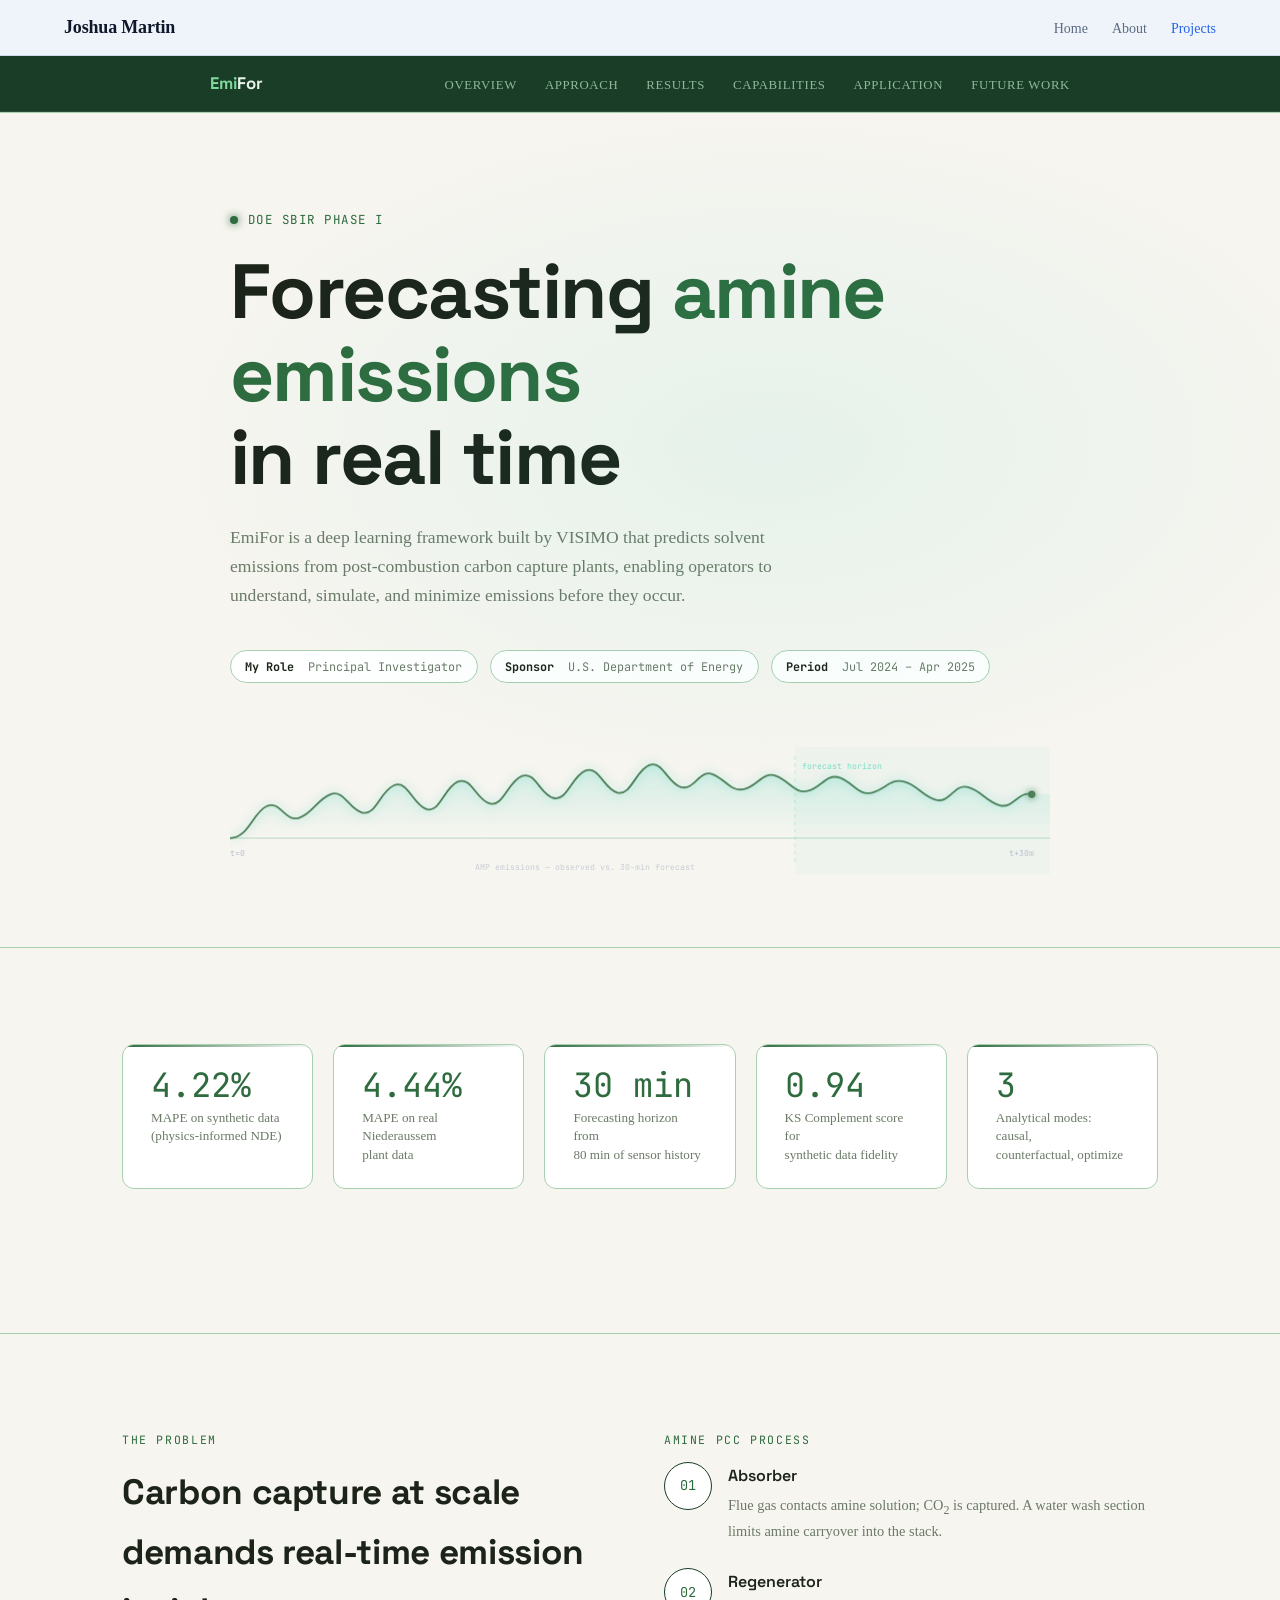
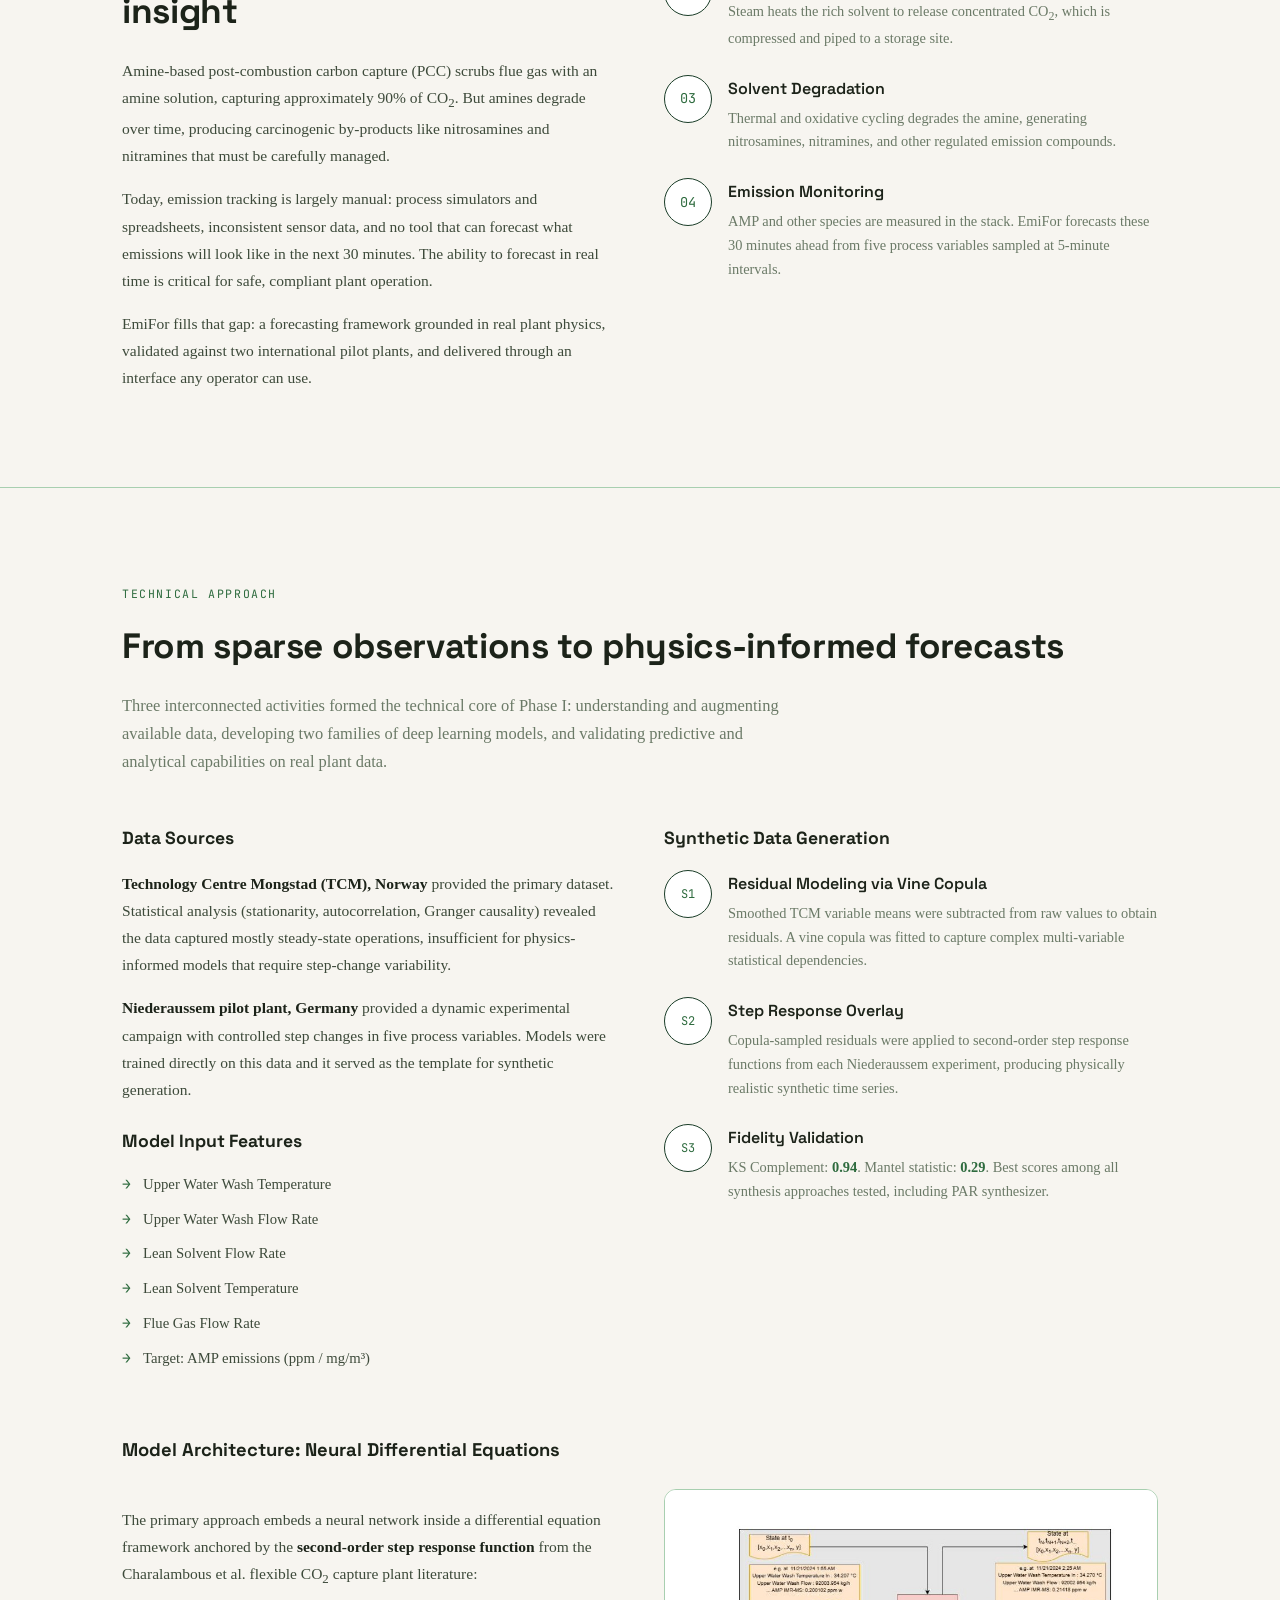
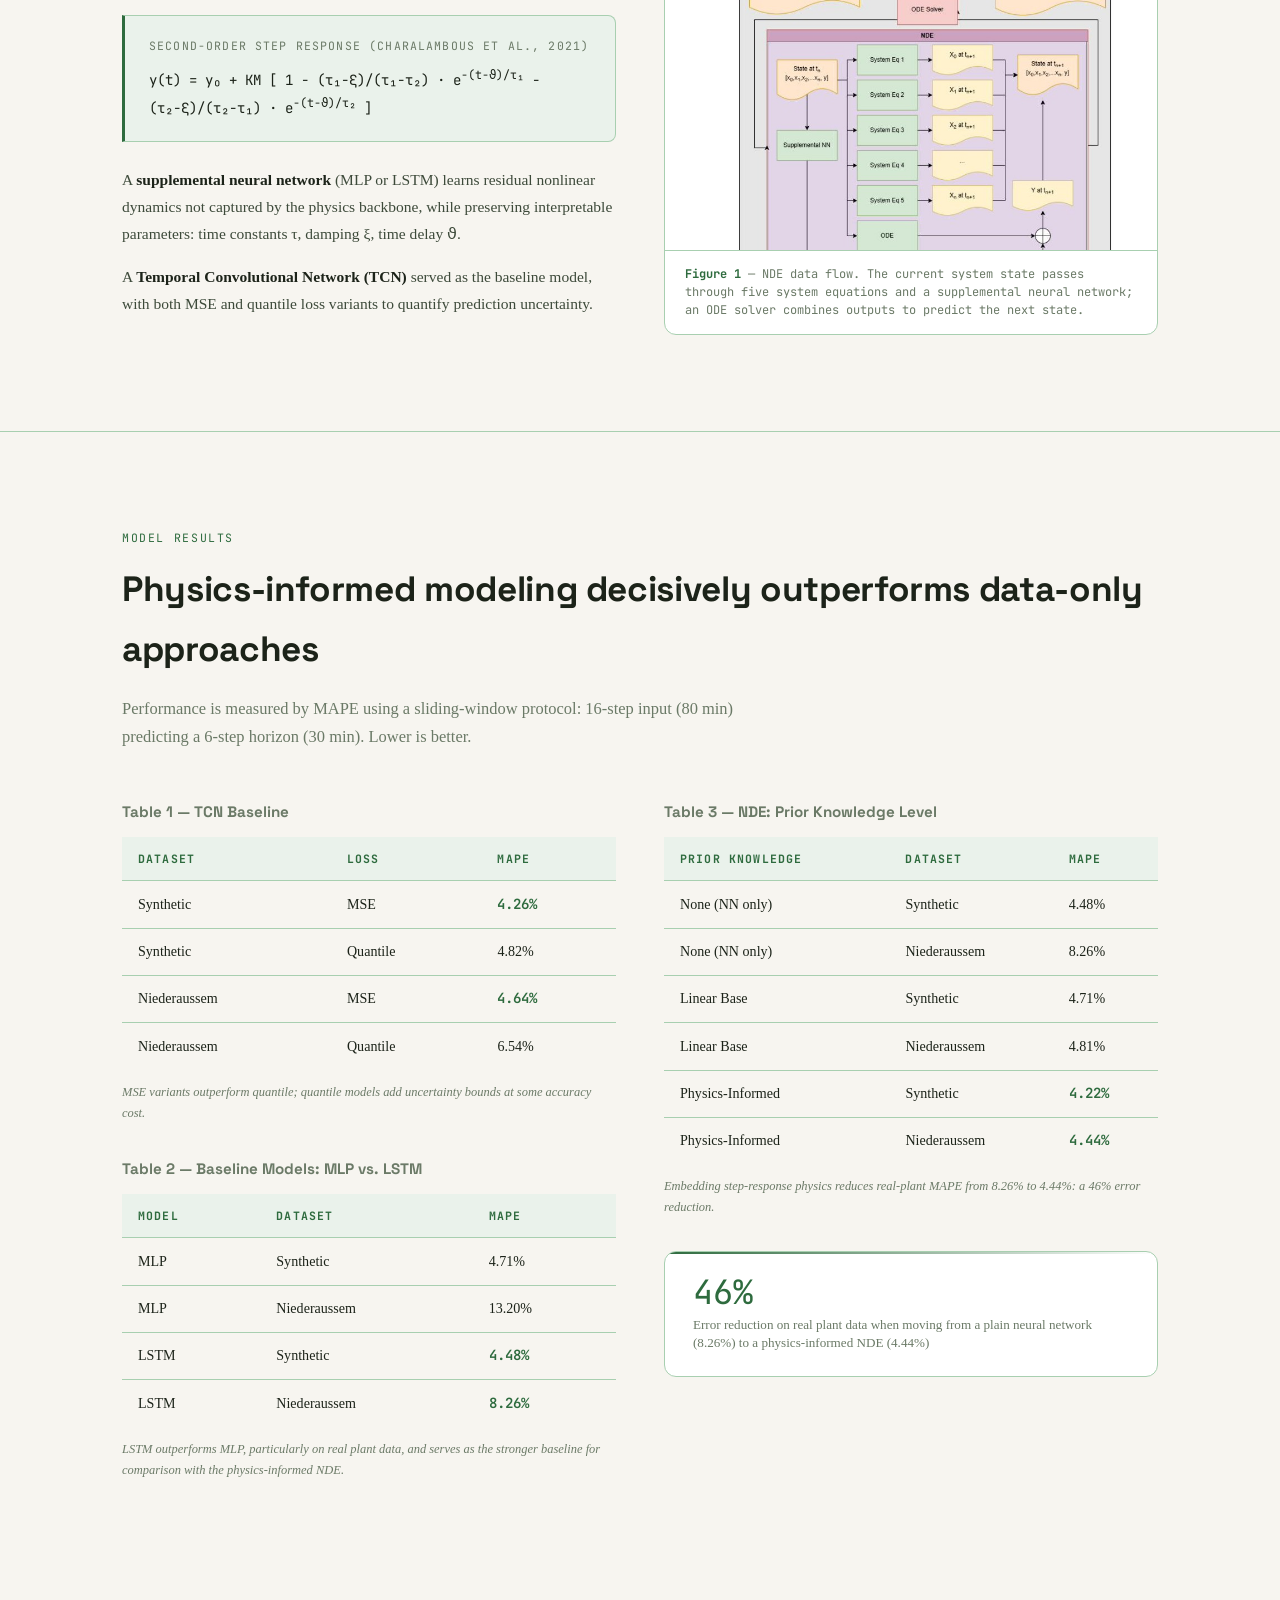
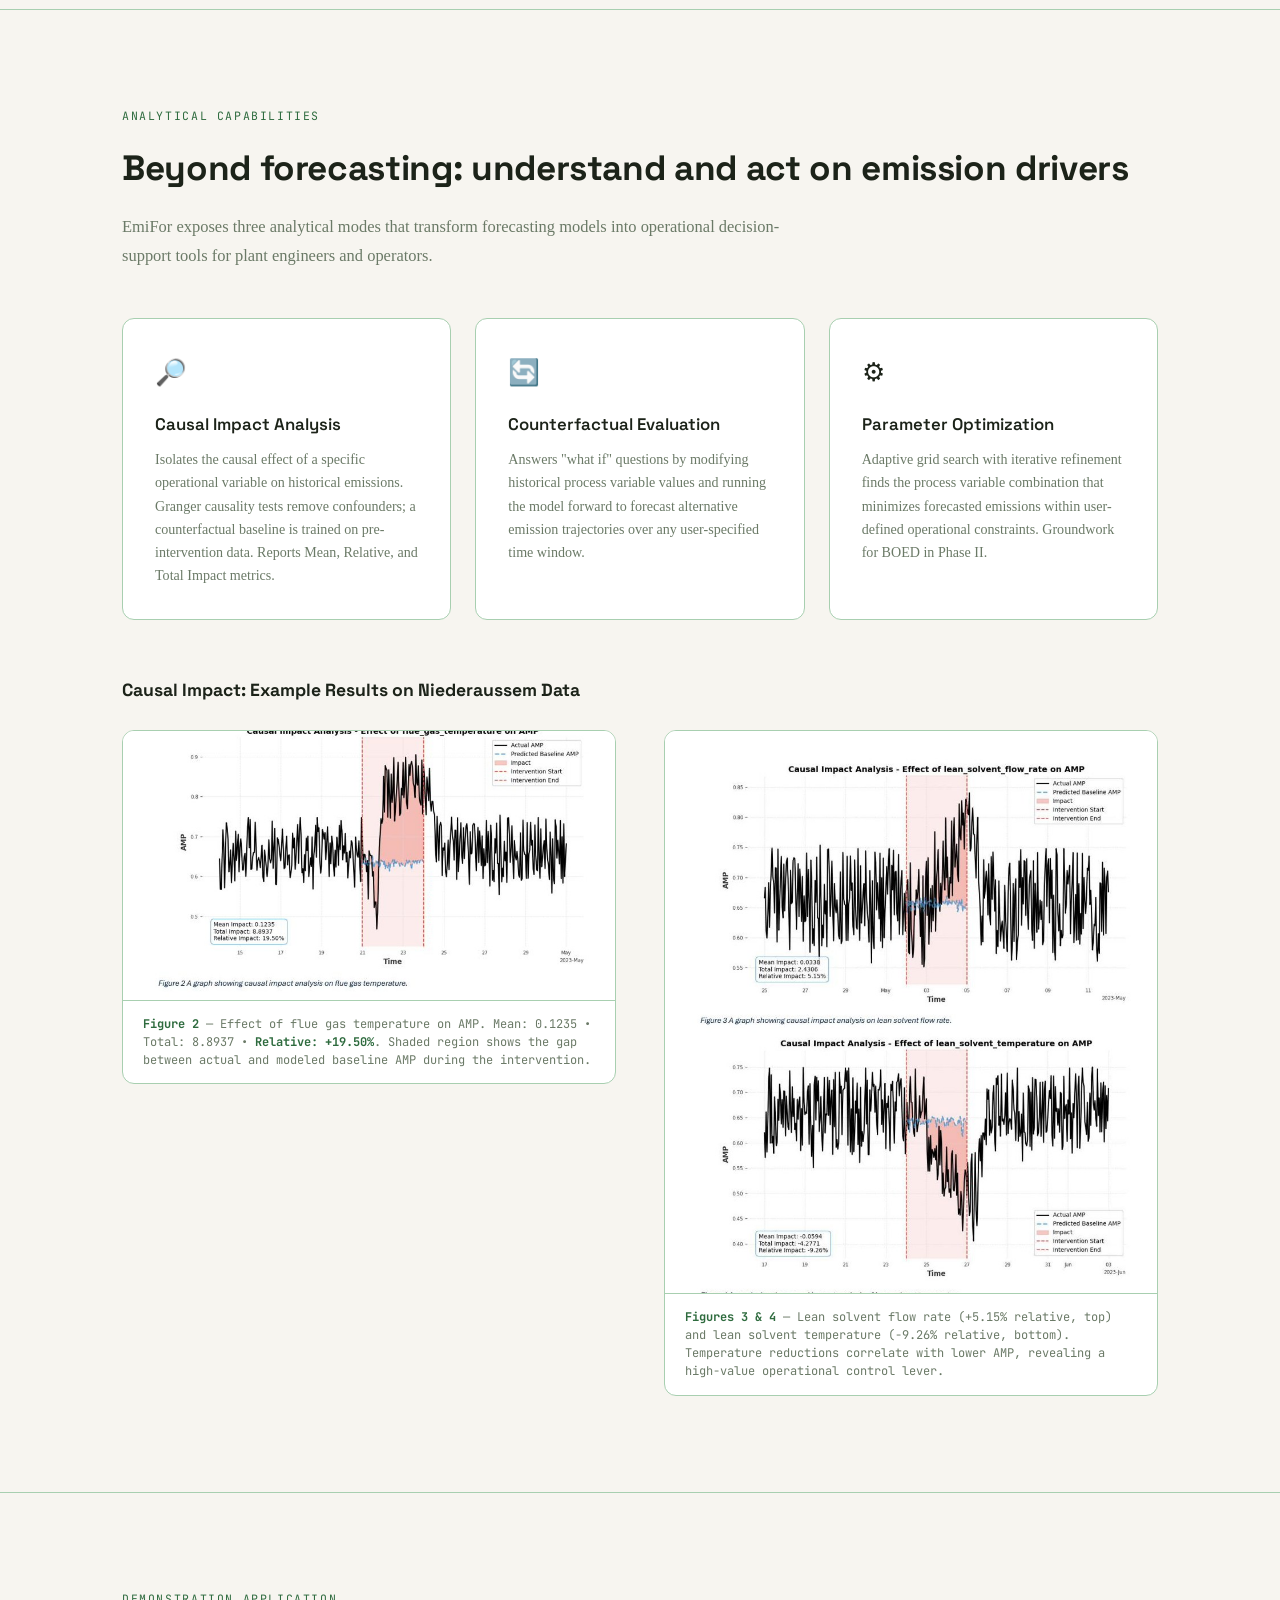
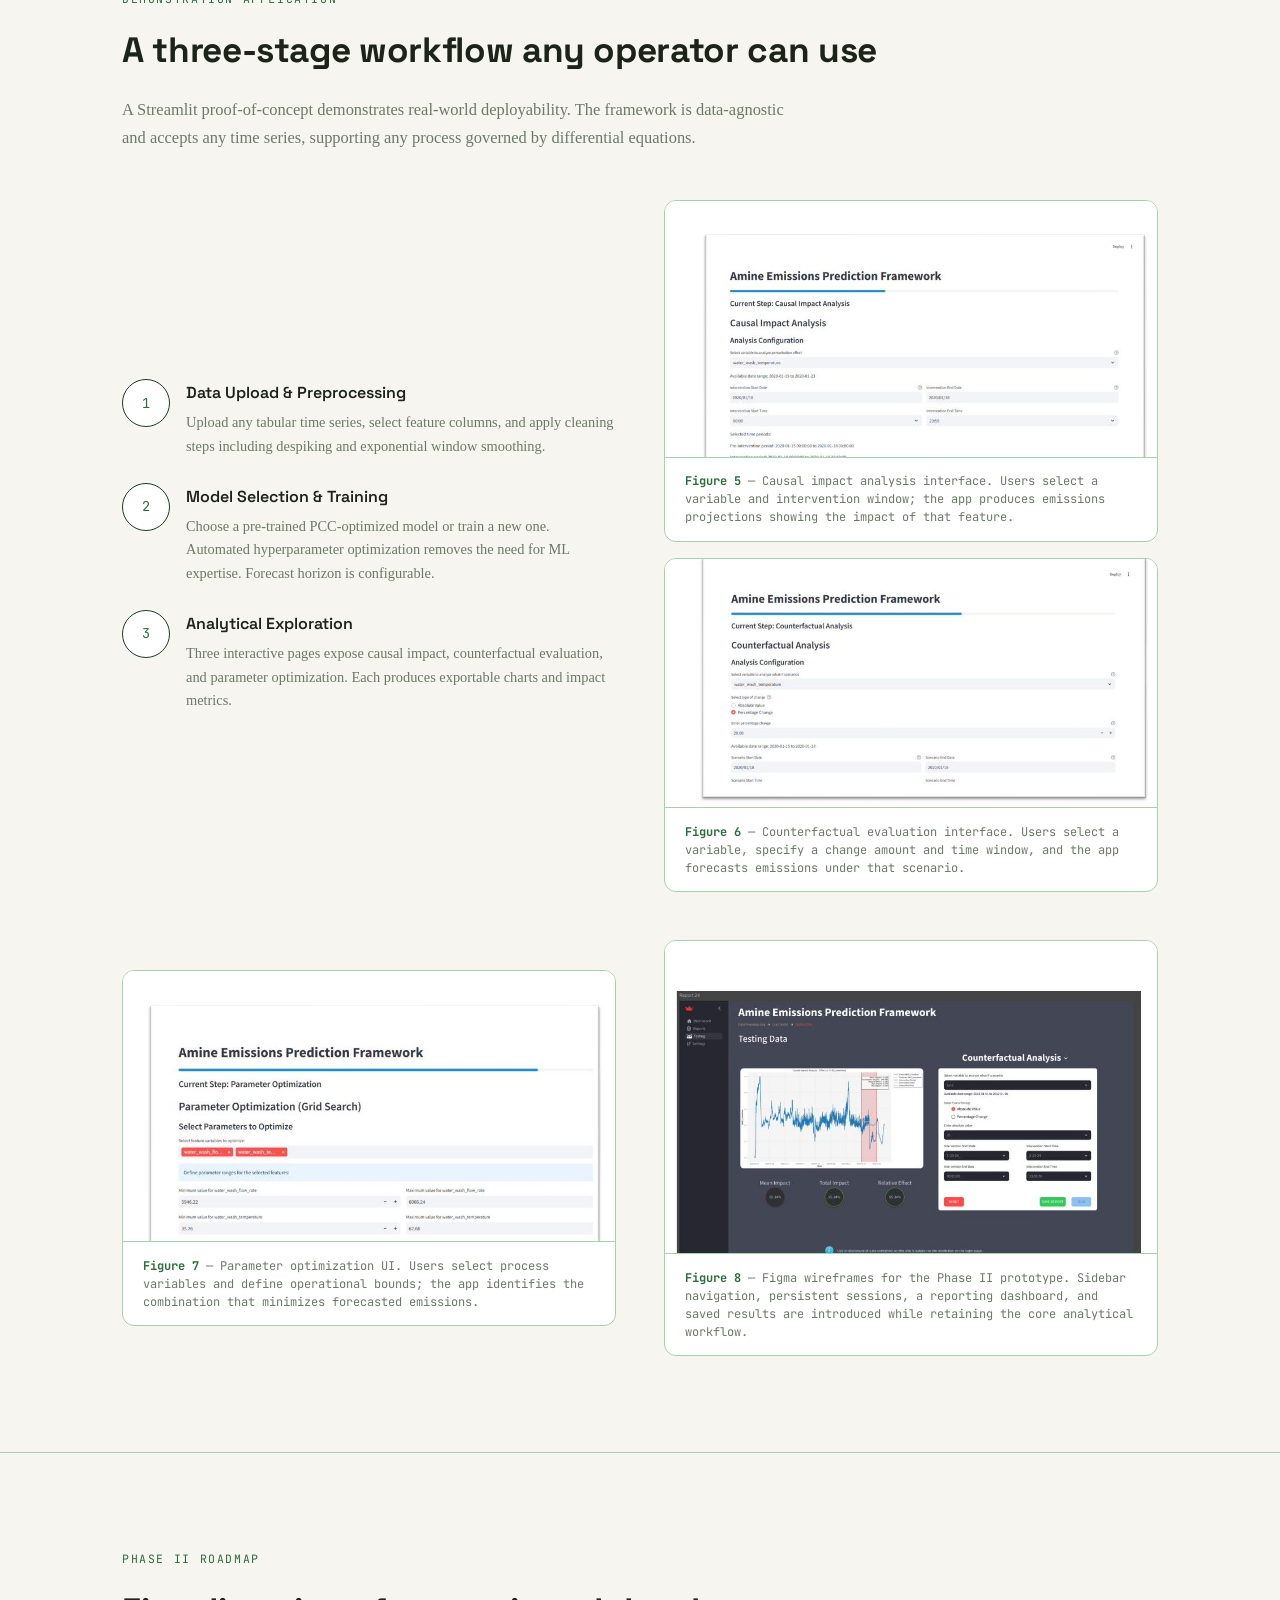
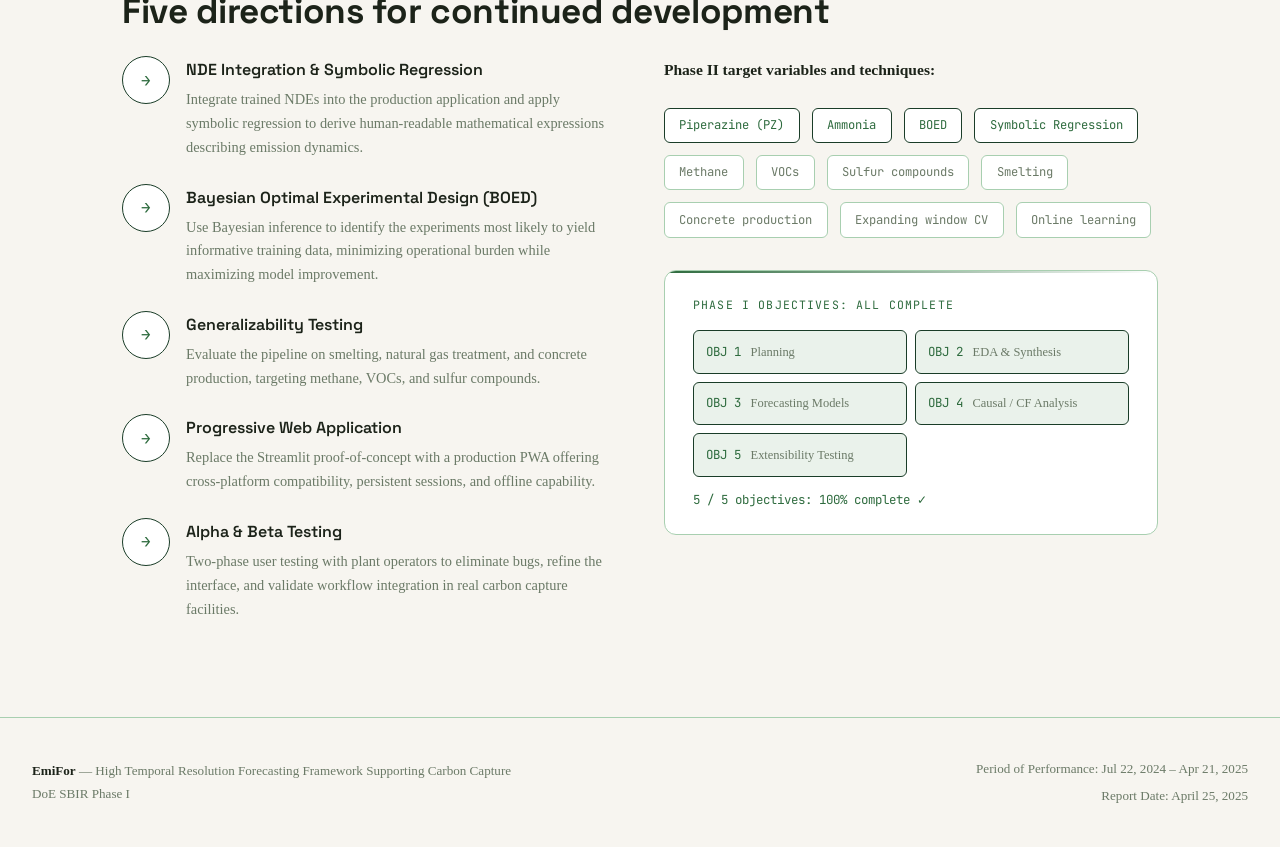
<file: projects/emifor/index.html>
<!DOCTYPE html>
<html lang="en">
<head>
<meta charset="UTF-8">
<meta name="viewport" content="width=device-width, initial-scale=1.0">
<title>EmiFor | Amine Emission Forecasting Tool</title>
<link rel="preconnect" href="https://fonts.googleapis.com">
<link rel="preconnect" href="https://fonts.gstatic.com" crossorigin>
<link href="https://fonts.googleapis.com/css2?family=Space+Grotesk:wght@300;400;500;600;700&family=Inter:wght@300;400;500;600&family=JetBrains+Mono:wght@400;500&display=swap" rel="stylesheet">
<style>
  *, *::before, *::after { box-sizing: border-box; margin: 0; padding: 0; }
  :root {
    --black:   #0D1117;
    --surface: #161B22;
    --card:    #1C2330;
    --border:  #2A3441;
    --teal:    #00C9A7;
    --teal-dim:#007A66;
    --teal-glow: rgba(0,201,167,0.15);
    --white:   #F0F4F8;
    --muted:   #8B9BB4;
    --mono:    "JetBrains Mono", monospace;
    --sans:    "Inter", sans-serif;
    --display: "Space Grotesk", sans-serif;
  }
  html { scroll-behavior: smooth; }
  body {
    background: var(--black); color: var(--white);
    font-family: var(--sans); font-size: 16px; line-height: 1.7;
    -webkit-font-smoothing: antialiased;
  }
  img { max-width: 100%; height: auto; display: block; }
  a { color: var(--teal); text-decoration: none; }
  a:hover { text-decoration: underline; }

  nav {
    position: sticky; top: 0; z-index: 100;
    background: rgba(13,17,23,0.9); backdrop-filter: blur(12px);
    border-bottom: 1px solid var(--border);
    padding: 0 2rem; display: flex; align-items: center;
    justify-content: space-between; height: 56px;
  }
  .nav-brand { font-family: var(--display); font-weight: 700; font-size: 1.05rem; color: var(--white); }
  .nav-brand span { color: var(--teal); }
  .nav-links { display: flex; gap: 1.75rem; list-style: none; }
  .nav-links a {
    font-size: 0.8rem; font-weight: 500; color: var(--muted);
    letter-spacing: 0.05em; text-transform: uppercase; transition: color 0.2s;
  }
  .nav-links a:hover { color: var(--teal); text-decoration: none; }

  .hero {
    min-height: 90vh; display: flex; flex-direction: column;
    justify-content: center; padding: 6rem 2rem 4rem;
    position: relative; overflow: hidden;
  }
  .hero-bg {
    position: absolute; inset: 0; pointer-events: none;
    background: radial-gradient(ellipse 70% 60% at 60% 40%, rgba(0,201,167,0.07) 0%, transparent 70%);
  }
  .hero-eyebrow {
    font-family: var(--mono); font-size: 0.78rem; color: var(--teal);
    letter-spacing: 0.12em; text-transform: uppercase; margin-bottom: 1.25rem;
    display: flex; align-items: center; gap: 0.6rem;
  }
  .hero-title {
    font-family: var(--display); font-size: clamp(2.8rem, 6vw, 5rem);
    font-weight: 700; line-height: 1.08; letter-spacing: -0.02em;
    max-width: 820px; margin-bottom: 1.5rem;
  }
  .hero-title em { font-style: normal; color: var(--teal); }
  .hero-subtitle { font-size: 1.1rem; color: var(--muted); max-width: 560px; line-height: 1.65; margin-bottom: 2.5rem; }
  .hero-meta { display: flex; flex-wrap: wrap; gap: 0.75rem; margin-bottom: 3rem; }
  .meta-pill {
    font-family: var(--mono); font-size: 0.74rem;
    background: var(--card); border: 1px solid var(--border);
    color: var(--muted); padding: 0.35rem 0.9rem; border-radius: 999px;
  }
  .meta-pill strong { color: var(--white); }
  .hero-wave { width: 100%; max-width: 900px; margin-top: 1rem; opacity: 0.85; }
  .wave-line { fill: none; stroke: var(--teal); stroke-width: 2; stroke-linecap: round; filter: drop-shadow(0 0 6px rgba(0,201,167,0.6)); }
  .wave-baseline { stroke: var(--border); stroke-width: 1; fill: none; }
  .wave-fill { fill: url(#waveGrad); opacity: 0.18; }
  .wave-dot { fill: var(--teal); filter: drop-shadow(0 0 4px var(--teal)); }
  @keyframes trace {
    0%   { stroke-dashoffset: 2200; opacity: 0.3; }
    30%  { opacity: 1; }
    100% { stroke-dashoffset: 0; opacity: 1; }
  }
  .wave-animated { stroke-dasharray: 2200; stroke-dashoffset: 2200; animation: trace 3.2s cubic-bezier(0.4,0,0.2,1) forwards; }
  @keyframes blink { 0%, 100% { opacity: 1; } 50% { opacity: 0.3; } }
  .live-dot {
    width: 8px; height: 8px; border-radius: 50%; background: var(--teal);
    display: inline-block; animation: blink 1.4s ease-in-out infinite;
    box-shadow: 0 0 8px var(--teal);
  }

  .container { max-width: 1100px; margin: 0 auto; padding: 0 2rem; }
  section { padding: 6rem 0; border-top: 1px solid var(--border); }
  .section-eyebrow { font-family: var(--mono); font-size: 0.72rem; color: var(--teal); letter-spacing: 0.14em; text-transform: uppercase; margin-bottom: 0.75rem; }
  .section-title { font-family: var(--display); font-size: clamp(1.6rem, 3vw, 2.2rem); font-weight: 700; letter-spacing: -0.01em; margin-bottom: 1rem; }
  .section-lead { font-size: 1.03rem; color: var(--muted); max-width: 680px; line-height: 1.7; margin-bottom: 3rem; }

  .stat-grid { display: grid; grid-template-columns: repeat(auto-fit, minmax(190px, 1fr)); gap: 1.25rem; margin-bottom: 3rem; }
  .stat-card {
    background: var(--card); border: 1px solid var(--border); border-radius: 12px;
    padding: 1.5rem 1.75rem; position: relative; overflow: hidden;
    transition: border-color 0.2s, box-shadow 0.2s;
  }
  .stat-card:hover { border-color: var(--teal-dim); box-shadow: 0 0 24px var(--teal-glow); }
  .stat-card::before { content: ""; position: absolute; top: 0; left: 0; right: 0; height: 2px; background: linear-gradient(90deg, var(--teal), transparent); }
  .stat-value { font-family: var(--mono); font-size: 2.1rem; color: var(--teal); line-height: 1; margin-bottom: 0.4rem; }
  .stat-label { font-size: 0.82rem; color: var(--muted); line-height: 1.4; }

  .two-col { display: grid; grid-template-columns: 1fr 1fr; gap: 3rem; align-items: start; }
  @media (max-width: 768px) { .two-col { grid-template-columns: 1fr; } }

  .prose p { color: rgba(240,244,248,0.85); line-height: 1.75; margin-bottom: 1rem; font-size: 0.97rem; }
  .prose p:last-child { margin-bottom: 0; }
  .prose strong { color: var(--white); font-weight: 600; }

  .steps { display: flex; flex-direction: column; gap: 1.5rem; }
  .step { display: grid; grid-template-columns: 48px 1fr; gap: 1rem; align-items: start; }
  .step-num {
    width: 48px; height: 48px; border-radius: 50%;
    background: var(--card); border: 1px solid var(--teal-dim);
    display: flex; align-items: center; justify-content: center;
    font-family: var(--mono); font-size: 0.85rem; color: var(--teal); flex-shrink: 0;
  }
  .step-title { font-family: var(--display); font-weight: 600; font-size: 1rem; margin-bottom: 0.3rem; }
  .step-body { font-size: 0.9rem; color: var(--muted); line-height: 1.65; }

  .figure-block { background: var(--card); border: 1px solid var(--border); border-radius: 12px; overflow: hidden; }
  .figure-block img { border-radius: 0; width: 100%; display: block; }
  .figure-caption { padding: 0.9rem 1.25rem; font-family: var(--mono); font-size: 0.75rem; color: var(--muted); border-top: 1px solid var(--border); line-height: 1.5; }
  .figure-caption strong { color: var(--teal); }

  .perf-table-wrap { overflow-x: auto; margin-bottom: 0.75rem; }
  table { width: 100%; border-collapse: collapse; font-size: 0.88rem; }
  thead tr { background: var(--surface); }
  th { font-family: var(--mono); font-size: 0.72rem; color: var(--teal); letter-spacing: 0.1em; text-transform: uppercase; padding: 0.75rem 1rem; text-align: left; border-bottom: 1px solid var(--border); }
  td { padding: 0.7rem 1rem; border-bottom: 1px solid var(--border); color: rgba(240,244,248,0.8); }
  tr:last-child td { border-bottom: none; }
  tbody tr:hover { background: var(--card); }
  .best { color: var(--teal); font-weight: 600; font-family: var(--mono); }
  .table-caption { font-size: 0.78rem; color: var(--muted); margin-top: 0.4rem; margin-bottom: 2rem; font-style: italic; }

  .cap-grid { display: grid; grid-template-columns: repeat(auto-fit, minmax(300px, 1fr)); gap: 1.5rem; margin-top: 2rem; }
  .cap-card { background: var(--card); border: 1px solid var(--border); border-radius: 12px; padding: 2rem; transition: border-color 0.2s, transform 0.2s; }
  .cap-card:hover { border-color: var(--teal-dim); transform: translateY(-3px); }
  .cap-icon { font-size: 1.6rem; margin-bottom: 1rem; }
  .cap-title { font-family: var(--display); font-weight: 600; font-size: 1.05rem; margin-bottom: 0.6rem; }
  .cap-body { font-size: 0.88rem; color: var(--muted); line-height: 1.65; }

  .feature-list { list-style: none; display: flex; flex-direction: column; gap: 0.75rem; }
  .feature-list li { display: flex; gap: 0.75rem; align-items: flex-start; font-size: 0.92rem; color: rgba(240,244,248,0.8); line-height: 1.55; }
  .feature-list li::before { content: "\2192"; color: var(--teal); flex-shrink: 0; font-family: var(--mono); }

  .equation-block {
    background: var(--surface); border: 1px solid var(--border);
    border-left: 3px solid var(--teal); border-radius: 0 8px 8px 0;
    padding: 1.25rem 1.5rem; margin: 1.5rem 0;
    font-family: var(--mono); font-size: 0.88rem; color: var(--white);
    overflow-x: auto; line-height: 1.8;
  }
  .eq-label { font-size: 0.72rem; color: var(--muted); margin-bottom: 0.5rem; text-transform: uppercase; letter-spacing: 0.1em; }

  .tag-cloud { display: flex; flex-wrap: wrap; gap: 0.75rem; margin-top: 1.5rem; }
  .tag { font-family: var(--mono); font-size: 0.76rem; background: var(--card); border: 1px solid var(--border); color: var(--muted); padding: 0.4rem 0.9rem; border-radius: 6px; }
  .tag.hi { border-color: var(--teal-dim); color: var(--teal); }

  footer { border-top: 1px solid var(--border); padding: 2.5rem 2rem; display: flex; justify-content: space-between; align-items: center; flex-wrap: wrap; gap: 1rem; font-size: 0.82rem; color: var(--muted); }
  footer strong { color: var(--white); }

  @media (max-width: 600px) { .nav-links { display: none; } .hero-title { font-size: 2.2rem; } }
  @media (prefers-reduced-motion: reduce) { .wave-animated { animation: none; stroke-dashoffset: 0; } .live-dot { animation: none; } .cap-card:hover { transform: none; } }
</style>
<style>
/* ── Site primary nav ── */
.pnav{height:56px;border-bottom:1px solid #cdd8ea;background:rgba(238,243,251,0.92);backdrop-filter:blur(10px);position:sticky;top:0;z-index:9999;display:flex;align-items:center}
.pnav-inner{width:100%;max-width:1200px;margin:0 auto;padding:0 1.5rem;display:flex;align-items:center;justify-content:space-between}
.pnav-logo{font-family:'Lora',Georgia,serif;font-size:1.125rem;font-weight:600;color:#0f172a;text-decoration:none;letter-spacing:-0.01em}
.pnav-list{display:flex;gap:1.5rem;list-style:none}
.pnav-list a{font-size:0.875rem;font-weight:500;color:#5c6b82;text-decoration:none;transition:color 150ms}
.pnav-list a:hover,.pnav-list a[aria-current]{color:#2563eb;text-decoration:none}
@media(max-width:600px){.pnav-logo{font-size:1rem}.pnav-list{gap:1rem}}
/* ── Silva-style override ── */
:root{
  --black:#F7F5F0;--surface:#EAF2EB;--card:#ffffff;--border:#A8CFB0;
  --teal:#2E6B3E;--teal-dim:#1A3D28;--teal-glow:rgba(46,107,62,0.06);
  --white:#1C2319;--muted:#6B7A67;
}
body{background:var(--black);color:var(--white);font-family:Georgia,"Times New Roman",serif}
nav:not(.pnav){top:56px!important;background:#1A3D28!important;backdrop-filter:none!important;border-bottom:1px solid rgba(255,255,255,0.08)!important}
.nav-brand{color:#E8F4EA!important}
.nav-brand span{color:#7ED99A!important}
.nav-links a{color:#8FBA9A!important}
.nav-links a:hover{color:#FFFFFF!important;text-decoration:none!important}
nav:not(.pnav){padding-left:max(1.5rem,calc(50% - 430px))!important;padding-right:max(1.5rem,calc(50% - 430px))!important}
/* Fix hardcoded near-white text in body content */
.prose p{color:#3D4A3A}
td{color:var(--text)}
.feature-list li{color:#3D4A3A}
</style>
</head>
<body>

<nav class="pnav" aria-label="Site navigation">
  <div class="pnav-inner">
    <a href="/" class="pnav-logo">Joshua Martin</a>
    <ul class="pnav-list" role="list">
      <li><a href="/">Home</a></li>
      <li><a href="/about/">About</a></li>
      <li><a href="/projects/" aria-current="page">Projects</a></li>
    </ul>
  </div>
</nav>

<nav>
  <div class="nav-brand"><span>Emi</span>For</div>
  <ul class="nav-links">
    <li><a href="#overview">Overview</a></li>
    <li><a href="#approach">Approach</a></li>
    <li><a href="#results">Results</a></li>
    <li><a href="#capabilities">Capabilities</a></li>
    <li><a href="#application">Application</a></li>
    <li><a href="#future">Future Work</a></li>
  </ul>
</nav>

<section class="hero" id="overview">
  <div class="hero-bg"></div>
  <div class="container">
    <div class="hero-eyebrow">
      <span class="live-dot"></span> DoE SBIR Phase I
    </div>
    <h1 class="hero-title">Forecasting <em>amine emissions</em><br>in real time</h1>
    <p class="hero-subtitle">
      EmiFor is a deep learning framework built by VISIMO that predicts solvent emissions from
      post-combustion carbon capture plants, enabling operators to understand, simulate, and
      minimize emissions before they occur.
    </p>
    <div class="hero-meta">
      <span class="meta-pill"><strong>My Role</strong>&nbsp; Principal Investigator</span>
      <span class="meta-pill"><strong>Sponsor</strong>&nbsp; U.S. Department of Energy</span>
      <span class="meta-pill"><strong>Period</strong>&nbsp; Jul 2024 &ndash; Apr 2025</span>
    </div>
    <svg class="hero-wave" viewBox="0 0 900 140" xmlns="http://www.w3.org/2000/svg" aria-hidden="true">
      <defs>
        <linearGradient id="waveGrad" x1="0" y1="0" x2="0" y2="1">
          <stop offset="0%" stop-color="#00C9A7"/>
          <stop offset="100%" stop-color="#00C9A7" stop-opacity="0"/>
        </linearGradient>
      </defs>
      <line class="wave-baseline" x1="0" y1="100" x2="900" y2="100"/>
      <path class="wave-fill" d="M0 100 C20 100 25 72 40 65 S60 82 75 78 S95 58 110 52 S130 68 145 72 S165 48 180 42 S200 62 215 68 S235 44 250 38 S270 58 285 62 S305 38 320 32 S340 52 355 56 S375 32 390 26 S410 46 425 50 S445 26 460 20 S480 40 495 44 S515 24 530 30 S550 50 565 46 S585 26 600 32 S620 52 635 48 S655 28 670 34 S690 54 705 50 S725 34 740 38 S760 54 775 58 S795 40 810 44 S830 60 845 64 S865 48 880 52 L900 52 L900 100 Z"/>
      <path class="wave-line wave-animated" d="M0 100 C20 100 25 72 40 65 S60 82 75 78 S95 58 110 52 S130 68 145 72 S165 48 180 42 S200 62 215 68 S235 44 250 38 S270 58 285 62 S305 38 320 32 S340 52 355 56 S375 32 390 26 S410 46 425 50 S445 26 460 20 S480 40 495 44 S515 24 530 30 S550 50 565 46 S585 26 600 32 S620 52 635 48 S655 28 670 34 S690 54 705 50 S725 34 740 38 S760 54 775 58 S795 40 810 44 S830 60 845 64 S865 48 880 52"/>
      <rect x="620" y="0" width="280" height="140" fill="rgba(0,201,167,0.04)"/>
      <line x1="620" y1="10" x2="620" y2="130" stroke="rgba(0,201,167,0.3)" stroke-width="1" stroke-dasharray="4 4"/>
      <text x="628" y="24" font-family="JetBrains Mono, monospace" font-size="9" fill="rgba(0,201,167,0.6)">forecast horizon</text>
      <circle class="wave-dot" cx="880" cy="52" r="4"/>
      <text x="0" y="120" font-family="JetBrains Mono, monospace" font-size="9" fill="rgba(139,155,180,0.7)">t=0</text>
      <text x="855" y="120" font-family="JetBrains Mono, monospace" font-size="9" fill="rgba(139,155,180,0.7)">t+30m</text>
      <text x="390" y="135" font-family="JetBrains Mono, monospace" font-size="9" fill="rgba(139,155,180,0.5)" text-anchor="middle">AMP emissions &mdash; observed vs. 30-min forecast</text>
    </svg>
  </div>
</section>

<section>
  <div class="container">
    <div class="stat-grid">
      <div class="stat-card"><div class="stat-value">4.22%</div><div class="stat-label">MAPE on synthetic data<br>(physics-informed NDE)</div></div>
      <div class="stat-card"><div class="stat-value">4.44%</div><div class="stat-label">MAPE on real Niederaussem<br>plant data</div></div>
      <div class="stat-card"><div class="stat-value">30 min</div><div class="stat-label">Forecasting horizon from<br>80 min of sensor history</div></div>
      <div class="stat-card"><div class="stat-value">0.94</div><div class="stat-label">KS Complement score for<br>synthetic data fidelity</div></div>
      <div class="stat-card"><div class="stat-value">3</div><div class="stat-label">Analytical modes: causal,<br>counterfactual, optimize</div></div>
    </div>
  </div>
</section>

<section>
  <div class="container">
    <div class="two-col">
      <div>
        <p class="section-eyebrow">The Problem</p>
        <h2 class="section-title">Carbon capture at scale demands real-time emission insight</h2>
        <div class="prose">
          <p>Amine-based post-combustion carbon capture (PCC) scrubs flue gas with an amine solution, capturing approximately 90% of CO<sub>2</sub>. But amines degrade over time, producing carcinogenic by-products like nitrosamines and nitramines that must be carefully managed.</p>
          <p>Today, emission tracking is largely manual: process simulators and spreadsheets, inconsistent sensor data, and no tool that can forecast what emissions will look like in the next 30 minutes. The ability to forecast in real time is critical for safe, compliant plant operation.</p>
          <p>EmiFor fills that gap: a forecasting framework grounded in real plant physics, validated against two international pilot plants, and delivered through an interface any operator can use.</p>
        </div>
      </div>
      <div>
        <p class="section-eyebrow">Amine PCC Process</p>
        <div class="steps">
          <div class="step"><div class="step-num">01</div><div><div class="step-title">Absorber</div><div class="step-body">Flue gas contacts amine solution; CO<sub>2</sub> is captured. A water wash section limits amine carryover into the stack.</div></div></div>
          <div class="step"><div class="step-num">02</div><div><div class="step-title">Regenerator</div><div class="step-body">Steam heats the rich solvent to release concentrated CO<sub>2</sub>, which is compressed and piped to a storage site.</div></div></div>
          <div class="step"><div class="step-num">03</div><div><div class="step-title">Solvent Degradation</div><div class="step-body">Thermal and oxidative cycling degrades the amine, generating nitrosamines, nitramines, and other regulated emission compounds.</div></div></div>
          <div class="step"><div class="step-num">04</div><div><div class="step-title">Emission Monitoring</div><div class="step-body">AMP and other species are measured in the stack. EmiFor forecasts these 30 minutes ahead from five process variables sampled at 5-minute intervals.</div></div></div>
        </div>
      </div>
    </div>
  </div>
</section>

<section id="approach">
  <div class="container">
    <p class="section-eyebrow">Technical Approach</p>
    <h2 class="section-title">From sparse observations to physics-informed forecasts</h2>
    <p class="section-lead">Three interconnected activities formed the technical core of Phase I: understanding and augmenting available data, developing two families of deep learning models, and validating predictive and analytical capabilities on real plant data.</p>

    <div class="two-col" style="margin-bottom:4rem;">
      <div>
        <h3 style="font-family:var(--display);font-size:1.1rem;margin-bottom:1rem;">Data Sources</h3>
        <div class="prose">
          <p><strong>Technology Centre Mongstad (TCM), Norway</strong> provided the primary dataset. Statistical analysis (stationarity, autocorrelation, Granger causality) revealed the data captured mostly steady-state operations, insufficient for physics-informed models that require step-change variability.</p>
          <p><strong>Niederaussem pilot plant, Germany</strong> provided a dynamic experimental campaign with controlled step changes in five process variables. Models were trained directly on this data and it served as the template for synthetic generation.</p>
        </div>
        <h3 style="font-family:var(--display);font-size:1.1rem;margin:1.5rem 0 1rem;">Model Input Features</h3>
        <ul class="feature-list">
          <li>Upper Water Wash Temperature</li>
          <li>Upper Water Wash Flow Rate</li>
          <li>Lean Solvent Flow Rate</li>
          <li>Lean Solvent Temperature</li>
          <li>Flue Gas Flow Rate</li>
          <li>Target: AMP emissions (ppm / mg/m&#179;)</li>
        </ul>
      </div>
      <div>
        <h3 style="font-family:var(--display);font-size:1.1rem;margin-bottom:1rem;">Synthetic Data Generation</h3>
        <div class="steps">
          <div class="step"><div class="step-num" style="font-size:0.75rem;">S1</div><div><div class="step-title">Residual Modeling via Vine Copula</div><div class="step-body">Smoothed TCM variable means were subtracted from raw values to obtain residuals. A vine copula was fitted to capture complex multi-variable statistical dependencies.</div></div></div>
          <div class="step"><div class="step-num" style="font-size:0.75rem;">S2</div><div><div class="step-title">Step Response Overlay</div><div class="step-body">Copula-sampled residuals were applied to second-order step response functions from each Niederaussem experiment, producing physically realistic synthetic time series.</div></div></div>
          <div class="step"><div class="step-num" style="font-size:0.75rem;">S3</div><div><div class="step-title">Fidelity Validation</div><div class="step-body">KS Complement: <strong style="color:var(--teal)">0.94</strong>. Mantel statistic: <strong style="color:var(--teal)">0.29</strong>. Best scores among all synthesis approaches tested, including PAR synthesizer.</div></div></div>
        </div>
      </div>
    </div>

    <h3 style="font-family:var(--display);font-size:1.15rem;margin-bottom:1.5rem;">Model Architecture: Neural Differential Equations</h3>
    <div class="two-col" style="align-items:center;">
      <div>
        <div class="prose">
          <p>The primary approach embeds a neural network inside a differential equation framework anchored by the <strong>second-order step response function</strong> from the Charalambous et al. flexible CO<sub>2</sub> capture plant literature:</p>
        </div>
        <div class="equation-block">
          <div class="eq-label">Second-Order Step Response (Charalambous et al., 2021)</div>
          y(t) = y&#8320; + KM [ 1 &minus; (&tau;&#8321;&minus;&xi;)/(&tau;&#8321;&minus;&tau;&#8322;) &middot; e<sup>&minus;(t&minus;&vartheta;)/&tau;&#8321;</sup> &minus; (&tau;&#8322;&minus;&xi;)/(&tau;&#8322;&minus;&tau;&#8321;) &middot; e<sup>&minus;(t&minus;&vartheta;)/&tau;&#8322;</sup> ]
        </div>
        <div class="prose">
          <p>A <strong>supplemental neural network</strong> (MLP or LSTM) learns residual nonlinear dynamics not captured by the physics backbone, while preserving interpretable parameters: time constants &tau;, damping &xi;, time delay &vartheta;.</p>
          <p>A <strong>Temporal Convolutional Network (TCN)</strong> served as the baseline model, with both MSE and quantile loss variants to quantify prediction uncertainty.</p>
        </div>
      </div>
      <div class="figure-block">
        <img src="images/image_001.jpg" alt="NDE architecture diagram">
        <div class="figure-caption"><strong>Figure 1</strong> &mdash; NDE data flow. The current system state passes through five system equations and a supplemental neural network; an ODE solver combines outputs to predict the next state.</div>
      </div>
    </div>
  </div>
</section>

<section id="results">
  <div class="container">
    <p class="section-eyebrow">Model Results</p>
    <h2 class="section-title">Physics-informed modeling decisively outperforms data-only approaches</h2>
    <p class="section-lead">Performance is measured by MAPE using a sliding-window protocol: 16-step input (80 min) predicting a 6-step horizon (30 min). Lower is better.</p>
    <div class="two-col">
      <div>
        <h3 style="font-family:var(--display);font-size:0.95rem;color:var(--muted);margin-bottom:0.75rem;">Table 1 &mdash; TCN Baseline</h3>
        <div class="perf-table-wrap"><table>
          <thead><tr><th>Dataset</th><th>Loss</th><th>MAPE</th></tr></thead>
          <tbody>
            <tr><td>Synthetic</td><td>MSE</td><td class="best">4.26%</td></tr>
            <tr><td>Synthetic</td><td>Quantile</td><td>4.82%</td></tr>
            <tr><td>Niederaussem</td><td>MSE</td><td class="best">4.64%</td></tr>
            <tr><td>Niederaussem</td><td>Quantile</td><td>6.54%</td></tr>
          </tbody>
        </table></div>
        <p class="table-caption">MSE variants outperform quantile; quantile models add uncertainty bounds at some accuracy cost.</p>
        <h3 style="font-family:var(--display);font-size:0.95rem;color:var(--muted);margin-bottom:0.75rem;">Table 2 &mdash; Baseline Models: MLP vs. LSTM</h3>
        <div class="perf-table-wrap"><table>
          <thead><tr><th>Model</th><th>Dataset</th><th>MAPE</th></tr></thead>
          <tbody>
            <tr><td>MLP</td><td>Synthetic</td><td>4.71%</td></tr>
            <tr><td>MLP</td><td>Niederaussem</td><td>13.20%</td></tr>
            <tr><td>LSTM</td><td>Synthetic</td><td class="best">4.48%</td></tr>
            <tr><td>LSTM</td><td>Niederaussem</td><td class="best">8.26%</td></tr>
          </tbody>
        </table></div>
        <p class="table-caption">LSTM outperforms MLP, particularly on real plant data, and serves as the stronger baseline for comparison with the physics-informed NDE.</p>
      </div>
      <div>
        <h3 style="font-family:var(--display);font-size:0.95rem;color:var(--muted);margin-bottom:0.75rem;">Table 3 &mdash; NDE: Prior Knowledge Level</h3>
        <div class="perf-table-wrap"><table>
          <thead><tr><th>Prior Knowledge</th><th>Dataset</th><th>MAPE</th></tr></thead>
          <tbody>
            <tr><td>None (NN only)</td><td>Synthetic</td><td>4.48%</td></tr>
            <tr><td>None (NN only)</td><td>Niederaussem</td><td>8.26%</td></tr>
            <tr><td>Linear Base</td><td>Synthetic</td><td>4.71%</td></tr>
            <tr><td>Linear Base</td><td>Niederaussem</td><td>4.81%</td></tr>
            <tr><td>Physics-Informed</td><td>Synthetic</td><td class="best">4.22%</td></tr>
            <tr><td>Physics-Informed</td><td>Niederaussem</td><td class="best">4.44%</td></tr>
          </tbody>
        </table></div>
        <p class="table-caption">Embedding step-response physics reduces real-plant MAPE from 8.26% to 4.44%: a 46% error reduction.</p>
        <div class="stat-card" style="margin-top:1.25rem;">
          <div class="stat-value">46%</div>
          <div class="stat-label">Error reduction on real plant data when moving from a plain neural network (8.26%) to a physics-informed NDE (4.44%)</div>
        </div>
      </div>
    </div>
  </div>
</section>

<section id="capabilities">
  <div class="container">
    <p class="section-eyebrow">Analytical Capabilities</p>
    <h2 class="section-title">Beyond forecasting: understand and act on emission drivers</h2>
    <p class="section-lead">EmiFor exposes three analytical modes that transform forecasting models into operational decision-support tools for plant engineers and operators.</p>
    <div class="cap-grid">
      <div class="cap-card"><div class="cap-icon">&#128270;</div><div class="cap-title">Causal Impact Analysis</div><div class="cap-body">Isolates the causal effect of a specific operational variable on historical emissions. Granger causality tests remove confounders; a counterfactual baseline is trained on pre-intervention data. Reports Mean, Relative, and Total Impact metrics.</div></div>
      <div class="cap-card"><div class="cap-icon">&#128260;</div><div class="cap-title">Counterfactual Evaluation</div><div class="cap-body">Answers "what if" questions by modifying historical process variable values and running the model forward to forecast alternative emission trajectories over any user-specified time window.</div></div>
      <div class="cap-card"><div class="cap-icon">&#9881;</div><div class="cap-title">Parameter Optimization</div><div class="cap-body">Adaptive grid search with iterative refinement finds the process variable combination that minimizes forecasted emissions within user-defined operational constraints. Groundwork for BOED in Phase II.</div></div>
    </div>
    <div style="margin-top:3.5rem;">
      <h3 style="font-family:var(--display);font-size:1.1rem;margin-bottom:1.5rem;">Causal Impact: Example Results on Niederaussem Data</h3>
      <div class="two-col">
        <div class="figure-block">
          <img src="images/image_002.jpg" alt="Causal impact of flue gas temperature on AMP emissions">
          <div class="figure-caption"><strong>Figure 2</strong> &mdash; Effect of flue gas temperature on AMP. Mean: 0.1235 &bull; Total: 8.8937 &bull; <strong>Relative: +19.50%</strong>. Shaded region shows the gap between actual and modeled baseline AMP during the intervention.</div>
        </div>
        <div class="figure-block">
          <img src="images/image_003.jpg" alt="Causal impact of lean solvent variables on AMP">
          <div class="figure-caption"><strong>Figures 3 &amp; 4</strong> &mdash; Lean solvent flow rate (+5.15% relative, top) and lean solvent temperature (&minus;9.26% relative, bottom). Temperature reductions correlate with lower AMP, revealing a high-value operational control lever.</div>
        </div>
      </div>
    </div>
  </div>
</section>

<section id="application">
  <div class="container">
    <p class="section-eyebrow">Demonstration Application</p>
    <h2 class="section-title">A three-stage workflow any operator can use</h2>
    <p class="section-lead">A Streamlit proof-of-concept demonstrates real-world deployability. The framework is data-agnostic and accepts any time series, supporting any process governed by differential equations.</p>
    <div class="two-col" style="margin-bottom:3rem;align-items:center;">
      <div class="steps">
        <div class="step"><div class="step-num">1</div><div><div class="step-title">Data Upload &amp; Preprocessing</div><div class="step-body">Upload any tabular time series, select feature columns, and apply cleaning steps including despiking and exponential window smoothing.</div></div></div>
        <div class="step"><div class="step-num">2</div><div><div class="step-title">Model Selection &amp; Training</div><div class="step-body">Choose a pre-trained PCC-optimized model or train a new one. Automated hyperparameter optimization removes the need for ML expertise. Forecast horizon is configurable.</div></div></div>
        <div class="step"><div class="step-num">3</div><div><div class="step-title">Analytical Exploration</div><div class="step-body">Three interactive pages expose causal impact, counterfactual evaluation, and parameter optimization. Each produces exportable charts and impact metrics.</div></div></div>
      </div>
      <div style="display:flex;flex-direction:column;gap:1rem;">
        <div class="figure-block">
          <img src="images/image_004.jpg" alt="Causal impact analysis UI">
          <div class="figure-caption"><strong>Figure 5</strong> &mdash; Causal impact analysis interface. Users select a variable and intervention window; the app produces emissions projections showing the impact of that feature.</div>
        </div>
        <div class="figure-block">
          <img src="images/image_005.jpg" alt="Counterfactual evaluation UI">
          <div class="figure-caption"><strong>Figure 6</strong> &mdash; Counterfactual evaluation interface. Users select a variable, specify a change amount and time window, and the app forecasts emissions under that scenario.</div>
        </div>
      </div>
    </div>
    <div class="two-col" style="align-items:center;">
      <div class="figure-block">
        <img src="images/image_006.jpg" alt="Parameter optimization UI">
        <div class="figure-caption"><strong>Figure 7</strong> &mdash; Parameter optimization UI. Users select process variables and define operational bounds; the app identifies the combination that minimizes forecasted emissions.</div>
      </div>
      <div class="figure-block">
        <img src="images/image_007.jpg" alt="Figma wireframes for Phase II">
        <div class="figure-caption"><strong>Figure 8</strong> &mdash; Figma wireframes for the Phase II prototype. Sidebar navigation, persistent sessions, a reporting dashboard, and saved results are introduced while retaining the core analytical workflow.</div>
      </div>
    </div>
  </div>
</section>

<section id="future">
  <div class="container">
    <p class="section-eyebrow">Phase II Roadmap</p>
    <h2 class="section-title">Five directions for continued development</h2>
    <div class="two-col">
      <div class="steps">
        <div class="step"><div class="step-num" style="font-size:1rem;">&#8594;</div><div><div class="step-title">NDE Integration &amp; Symbolic Regression</div><div class="step-body">Integrate trained NDEs into the production application and apply symbolic regression to derive human-readable mathematical expressions describing emission dynamics.</div></div></div>
        <div class="step"><div class="step-num" style="font-size:1rem;">&#8594;</div><div><div class="step-title">Bayesian Optimal Experimental Design (BOED)</div><div class="step-body">Use Bayesian inference to identify the experiments most likely to yield informative training data, minimizing operational burden while maximizing model improvement.</div></div></div>
        <div class="step"><div class="step-num" style="font-size:1rem;">&#8594;</div><div><div class="step-title">Generalizability Testing</div><div class="step-body">Evaluate the pipeline on smelting, natural gas treatment, and concrete production, targeting methane, VOCs, and sulfur compounds.</div></div></div>
        <div class="step"><div class="step-num" style="font-size:1rem;">&#8594;</div><div><div class="step-title">Progressive Web Application</div><div class="step-body">Replace the Streamlit proof-of-concept with a production PWA offering cross-platform compatibility, persistent sessions, and offline capability.</div></div></div>
        <div class="step"><div class="step-num" style="font-size:1rem;">&#8594;</div><div><div class="step-title">Alpha &amp; Beta Testing</div><div class="step-body">Two-phase user testing with plant operators to eliminate bugs, refine the interface, and validate workflow integration in real carbon capture facilities.</div></div></div>
      </div>
      <div>
        <div class="prose" style="margin-bottom:1.25rem;"><p><strong>Phase II target variables and techniques:</strong></p></div>
        <div class="tag-cloud">
          <span class="tag hi">Piperazine (PZ)</span>
          <span class="tag hi">Ammonia</span>
          <span class="tag hi">BOED</span>
          <span class="tag hi">Symbolic Regression</span>
          <span class="tag">Methane</span>
          <span class="tag">VOCs</span>
          <span class="tag">Sulfur compounds</span>
          <span class="tag">Smelting</span>
          <span class="tag">Concrete production</span>
          <span class="tag">Expanding window CV</span>
          <span class="tag">Online learning</span>
        </div>
        <div class="stat-card" style="margin-top:2rem;">
          <div style="font-family:var(--mono);font-size:0.72rem;color:var(--teal);text-transform:uppercase;letter-spacing:0.1em;margin-bottom:1rem;">Phase I Objectives: All Complete</div>
          <div style="display:grid;grid-template-columns:1fr 1fr;gap:0.5rem;">
            <div style="background:var(--surface);border:1px solid var(--teal-dim);border-radius:6px;padding:0.6rem 0.75rem;font-size:0.78rem;">
              <span style="color:var(--teal);font-family:var(--mono);">OBJ 1</span>
              <span style="color:var(--muted);margin-left:0.4rem;">Planning</span>
            </div>
            <div style="background:var(--surface);border:1px solid var(--teal-dim);border-radius:6px;padding:0.6rem 0.75rem;font-size:0.78rem;">
              <span style="color:var(--teal);font-family:var(--mono);">OBJ 2</span>
              <span style="color:var(--muted);margin-left:0.4rem;">EDA &amp; Synthesis</span>
            </div>
            <div style="background:var(--surface);border:1px solid var(--teal-dim);border-radius:6px;padding:0.6rem 0.75rem;font-size:0.78rem;">
              <span style="color:var(--teal);font-family:var(--mono);">OBJ 3</span>
              <span style="color:var(--muted);margin-left:0.4rem;">Forecasting Models</span>
            </div>
            <div style="background:var(--surface);border:1px solid var(--teal-dim);border-radius:6px;padding:0.6rem 0.75rem;font-size:0.78rem;">
              <span style="color:var(--teal);font-family:var(--mono);">OBJ 4</span>
              <span style="color:var(--muted);margin-left:0.4rem;">Causal / CF Analysis</span>
            </div>
            <div style="background:var(--surface);border:1px solid var(--teal-dim);border-radius:6px;padding:0.6rem 0.75rem;font-size:0.78rem;">
              <span style="color:var(--teal);font-family:var(--mono);">OBJ 5</span>
              <span style="color:var(--muted);margin-left:0.4rem;">Extensibility Testing</span>
            </div>
          </div>
          <div style="font-size:0.78rem;color:var(--teal);margin-top:0.75rem;font-family:var(--mono);">5 / 5 objectives: 100% complete &#10003;</div>
        </div>
      </div>
    </div>
  </div>
</section>

<footer>
  <div>
    <strong>EmiFor</strong> &mdash; High Temporal Resolution Forecasting Framework Supporting Carbon Capture<br>
    <span>DoE SBIR Phase I</span>
  </div>
  <div style="text-align:right;">
    <div>Period of Performance: Jul 22, 2024 &ndash; Apr 21, 2025</div>
    <div style="margin-top:0.25rem;">Report Date: April 25, 2025</div>
  </div>
</footer>

</body>
</html>
</file>
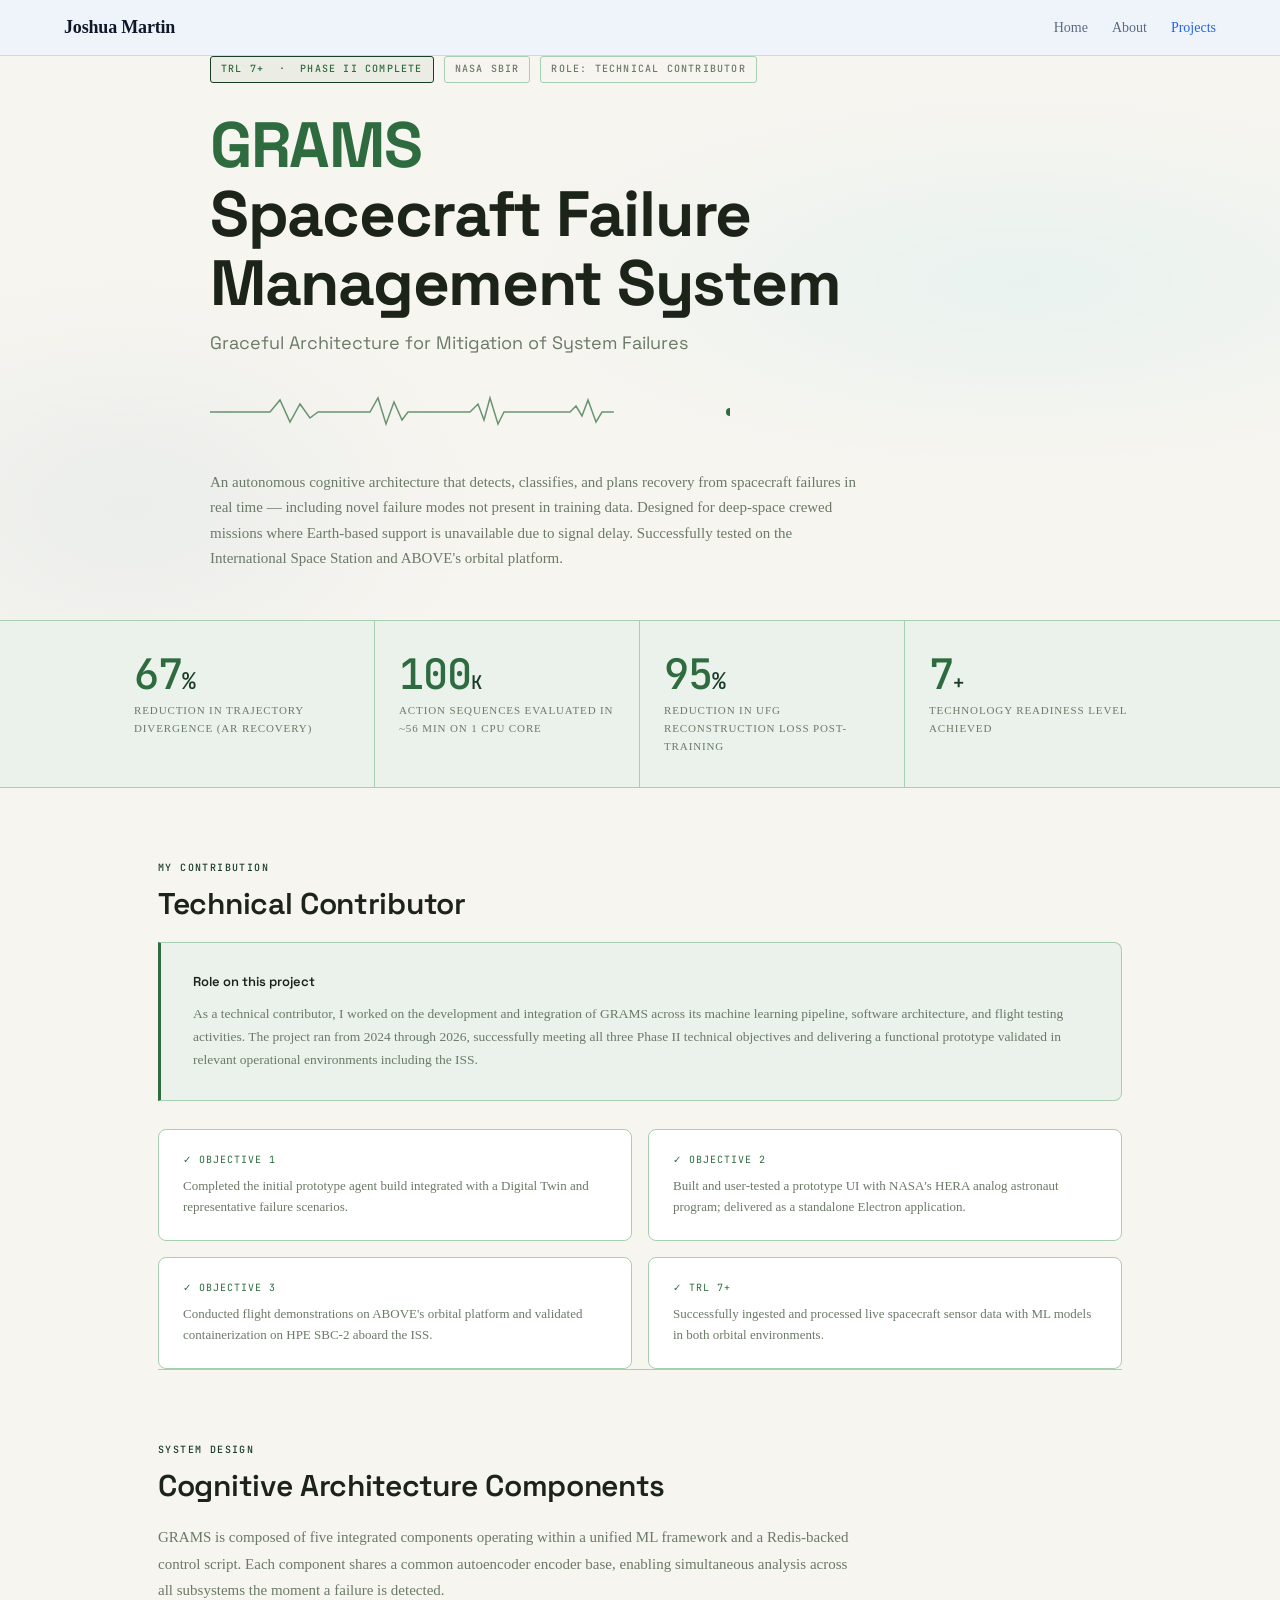
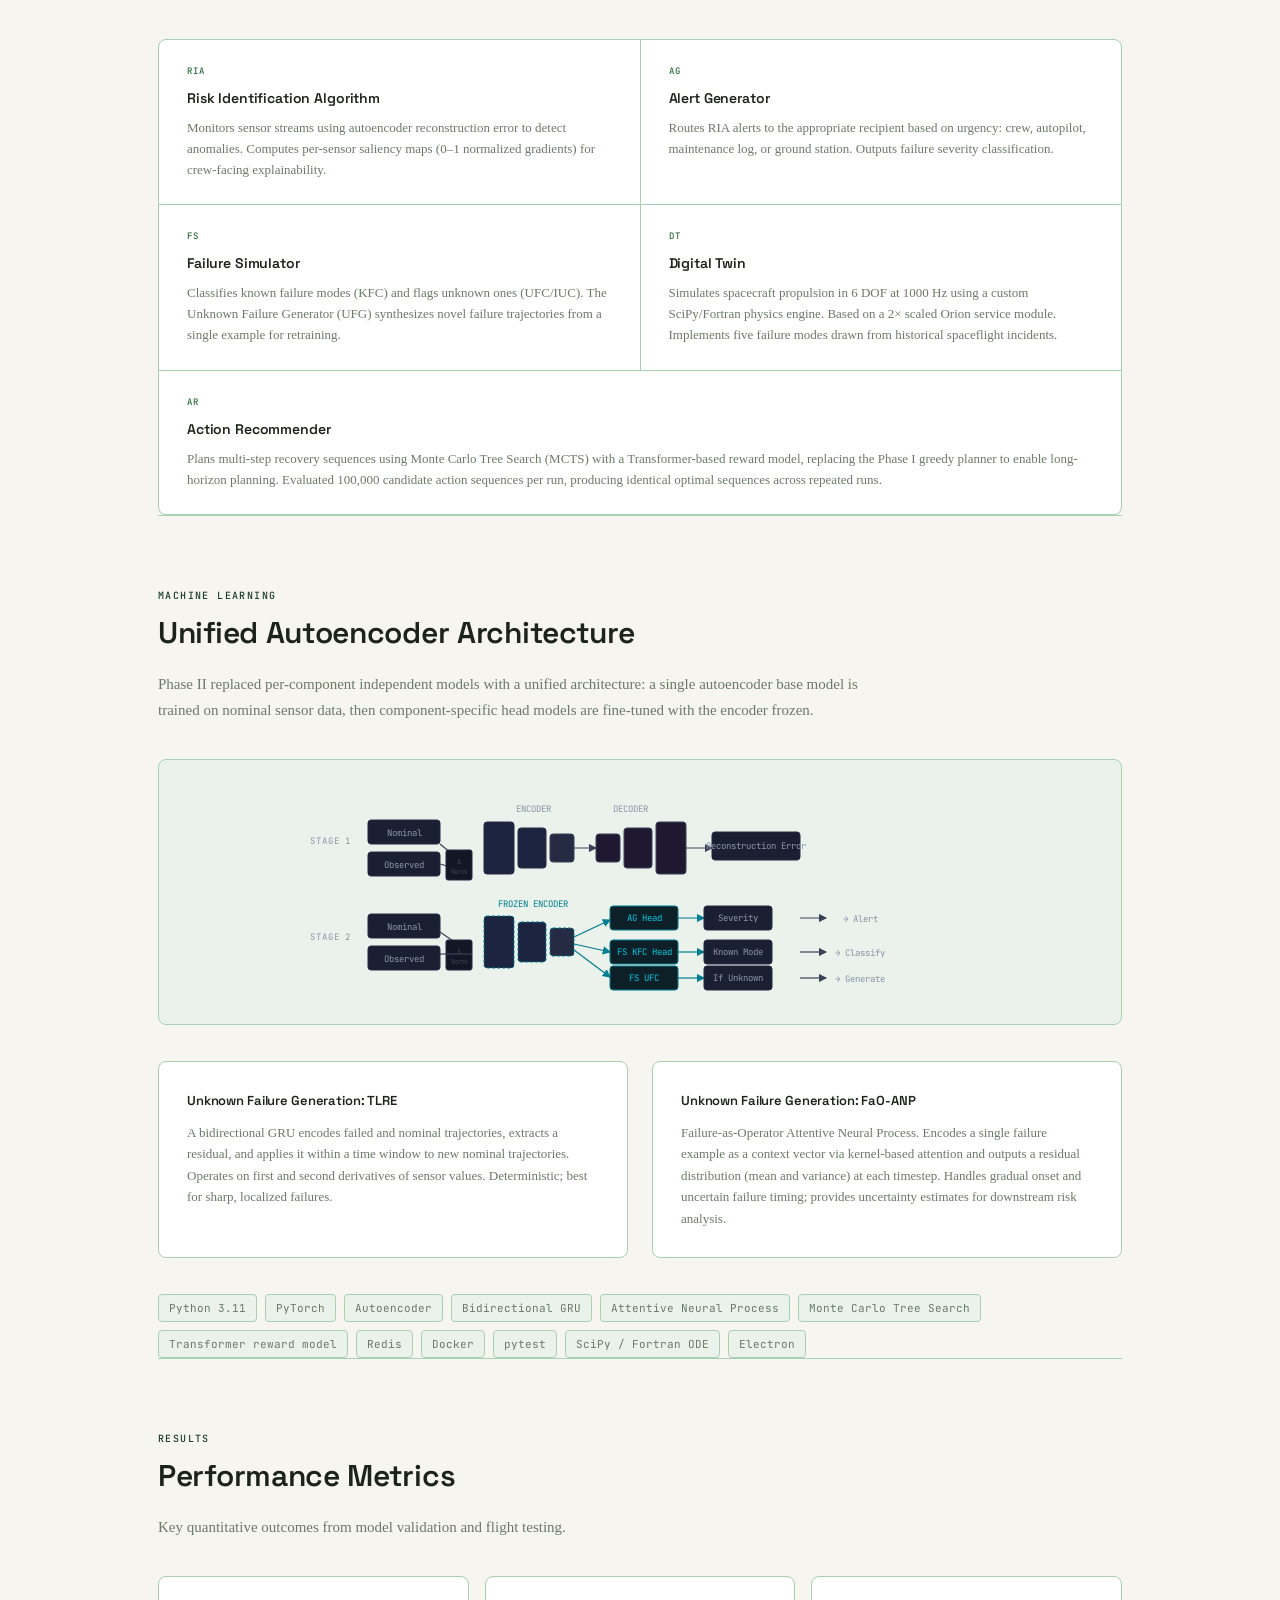
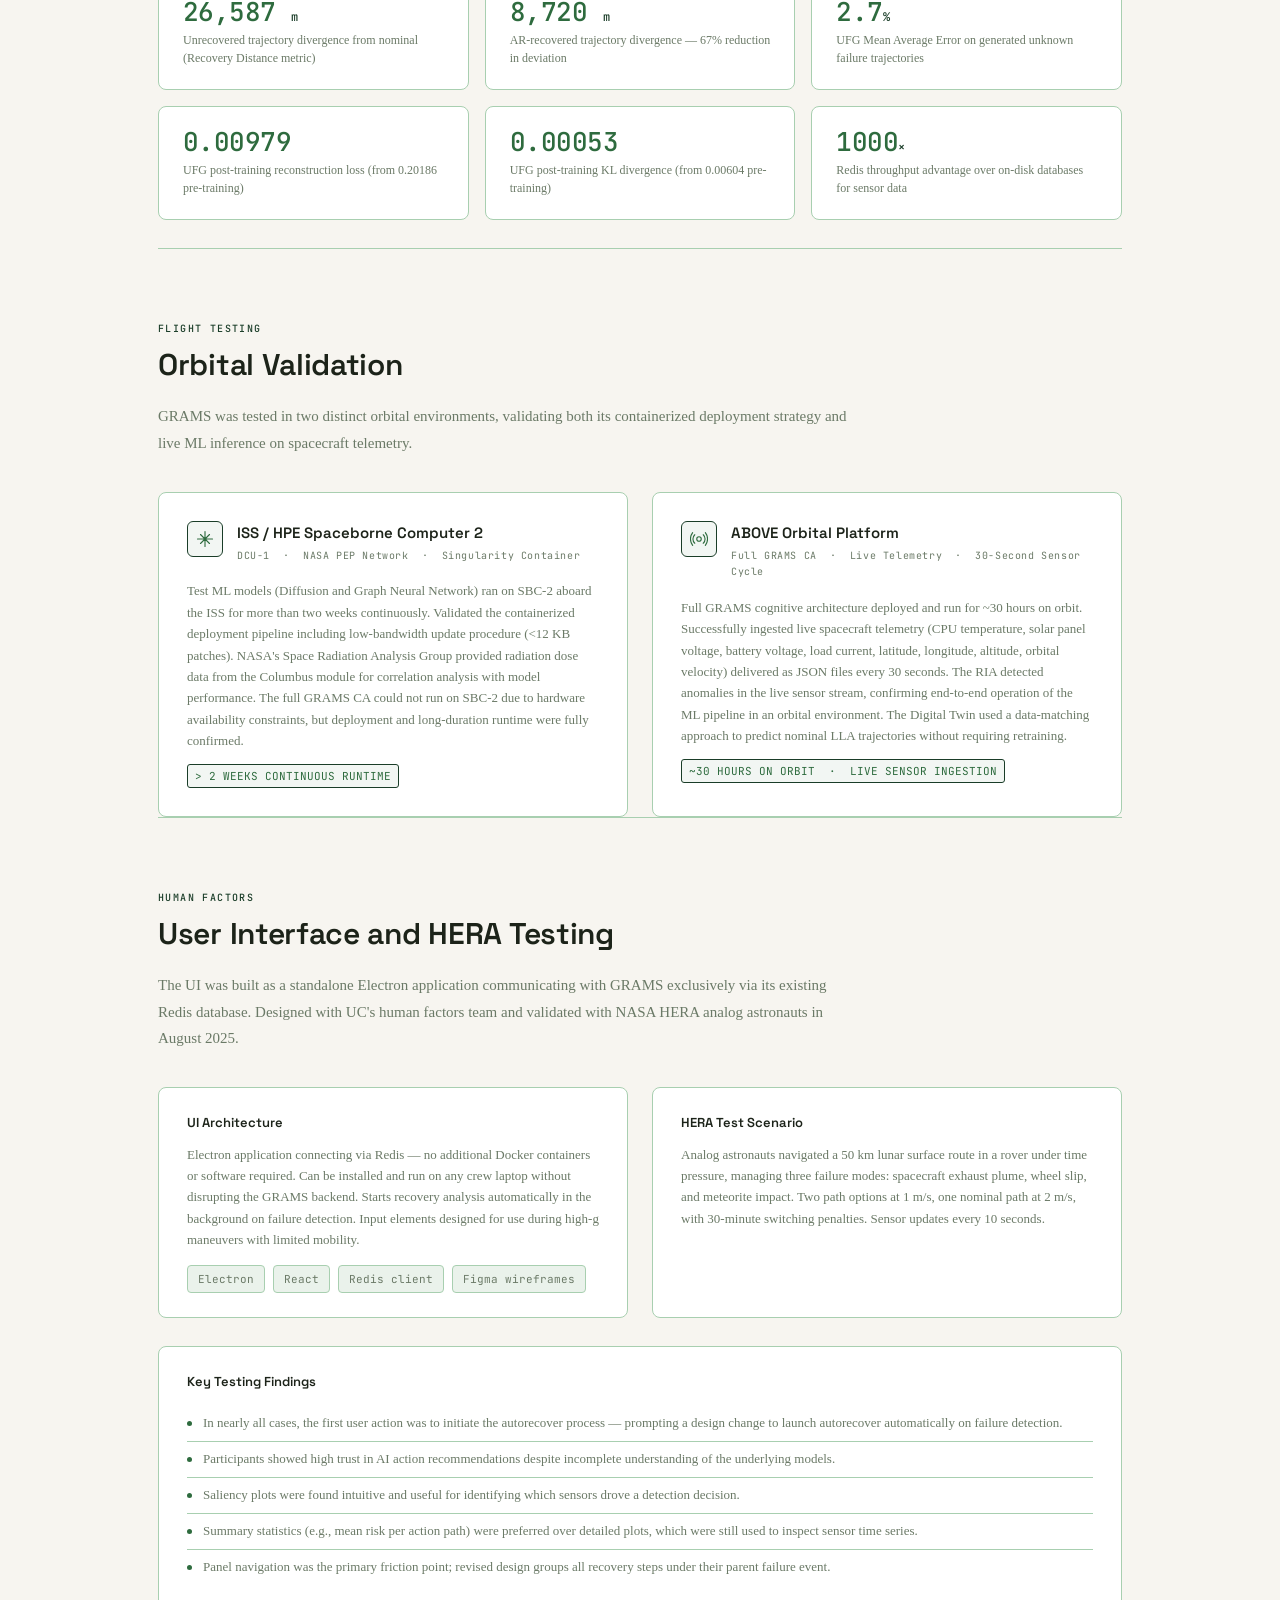
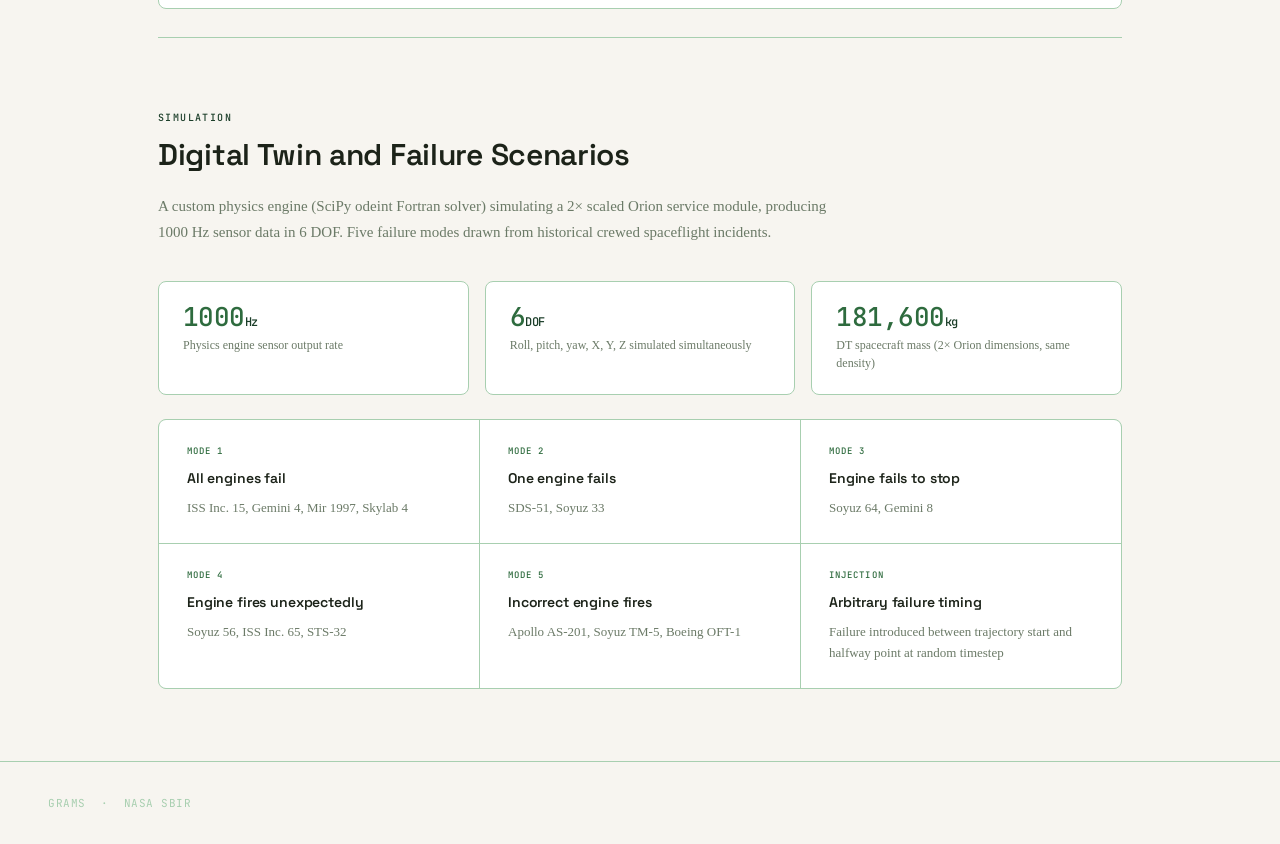
<file: projects/grams/index.html>
<!DOCTYPE html>
<html lang="en">
<head>
<meta charset="UTF-8">
<meta name="viewport" content="width=device-width, initial-scale=1.0">
<title>GRAMS — Spacecraft Failure Management System | Portfolio</title>
<link rel="preconnect" href="https://fonts.googleapis.com">
<link rel="preconnect" href="https://fonts.gstatic.com" crossorigin>
<link href="https://fonts.googleapis.com/css2?family=Space+Grotesk:wght@300;400;500;600;700&family=Inter:wght@300;400;500&family=JetBrains+Mono:wght@400;500&display=swap" rel="stylesheet">

<style>
  *, *::before, *::after { box-sizing: border-box; margin: 0; padding: 0; }

  :root {
    --bg:        #0A0C12;
    --surface:   #131624;
    --card:      #1A1F32;
    --border:    #252B42;
    --cyan:      #00C6E0;
    --cyan-dim:  #007D8F;
    --cyan-glow: rgba(0,198,224,0.12);
    --white:     #E8EDF5;
    --muted:     #8A95A8;
    --faint:     #3A4258;
    --mono:      'JetBrains Mono', monospace;
    --display:   'Space Grotesk', sans-serif;
    --body:      'Inter', sans-serif;
  }

  html { scroll-behavior: smooth; }

  body {
    background: var(--bg);
    color: var(--white);
    font-family: var(--body);
    font-size: 15px;
    line-height: 1.65;
    -webkit-font-smoothing: antialiased;
  }

  /* ── HERO ── */
  .hero {
    display: flex;
    flex-direction: column;
    justify-content: center;
    padding: 0 48px 48px;
    position: relative;
    overflow: hidden;
    border-bottom: 1px solid var(--border);
  }

  .hero::before {
    content: '';
    position: absolute;
    inset: 0;
    background:
      radial-gradient(ellipse 60% 50% at 80% 40%, rgba(0,198,224,0.06) 0%, transparent 70%),
      radial-gradient(ellipse 40% 60% at 10% 80%, rgba(0,100,140,0.05) 0%, transparent 70%);
    pointer-events: none;
  }

  .hero-inner {
    width: 100%;
    max-width: 860px;
    margin: 0 auto;
    position: relative;
    z-index: 1;
  }

  .badge-row {
    display: flex;
    align-items: center;
    gap: 10px;
    margin-bottom: 28px;
    flex-wrap: wrap;
  }

  .badge {
    font-family: var(--mono);
    font-size: 10px;
    font-weight: 500;
    letter-spacing: 0.12em;
    text-transform: uppercase;
    padding: 4px 10px;
    border-radius: 3px;
    border: 1px solid;
  }
  .badge-trl {
    color: var(--cyan);
    border-color: var(--cyan-dim);
    background: var(--cyan-glow);
  }
  .badge-role {
    color: var(--muted);
    border-color: var(--faint);
    background: transparent;
  }
  .badge-nasa {
    color: #a0a8c0;
    border-color: var(--faint);
    background: transparent;
  }

  .hero h1 {
    font-family: var(--display);
    font-size: clamp(36px, 5.5vw, 64px);
    font-weight: 700;
    line-height: 1.08;
    letter-spacing: -0.02em;
    margin-bottom: 10px;
  }

  .hero h1 .accent { color: var(--cyan); }

  .hero-subtitle {
    font-family: var(--display);
    font-size: clamp(14px, 1.8vw, 18px);
    font-weight: 400;
    color: var(--muted);
    margin-bottom: 36px;
    max-width: 640px;
  }

  /* Telemetry signal line */
  .signal-line {
    width: 100%;
    max-width: 520px;
    height: 36px;
    margin-bottom: 40px;
    position: relative;
    overflow: hidden;
  }
  .signal-line svg {
    width: 100%;
    height: 100%;
  }
  .signal-path {
    stroke: var(--cyan);
    stroke-width: 1.5;
    fill: none;
    opacity: 0.7;
    stroke-dasharray: 600;
    stroke-dashoffset: 600;
    animation: drawLine 2.4s ease forwards 0.4s;
  }
  .signal-dot {
    fill: var(--cyan);
    opacity: 0;
    animation: popDot 0.3s ease forwards 2.6s;
  }
  @keyframes drawLine {
    to { stroke-dashoffset: 0; }
  }
  @keyframes popDot {
    to { opacity: 1; }
  }
  @media (prefers-reduced-motion: reduce) {
    .signal-path { animation: none; stroke-dashoffset: 0; }
    .signal-dot  { animation: none; opacity: 1; }
  }

  .hero-summary {
    font-size: 15px;
    color: #b0baca;
    max-width: 660px;
    line-height: 1.7;
  }

  /* ── METRICS STRIP ── */
  .metrics-strip {
    background: var(--surface);
    border-bottom: 1px solid var(--border);
    padding: 0 48px;
  }
  .metrics-inner {
    max-width: 1060px;
    margin: 0 auto;
    display: grid;
    grid-template-columns: repeat(4, 1fr);
    gap: 0;
  }
  .metric-cell {
    padding: 32px 24px;
    border-right: 1px solid var(--border);
    transition: background 0.2s;
  }
  .metric-cell:last-child { border-right: none; }
  .metric-cell:hover { background: var(--card); }
  .metric-num {
    font-family: var(--mono);
    font-size: clamp(28px, 3.5vw, 42px);
    font-weight: 500;
    color: var(--cyan);
    line-height: 1;
    margin-bottom: 6px;
    letter-spacing: -0.02em;
  }
  .metric-label {
    font-size: 11px;
    font-weight: 500;
    letter-spacing: 0.08em;
    text-transform: uppercase;
    color: var(--muted);
  }

  /* ── MAIN CONTENT ── */
  .content {
    max-width: 1060px;
    margin: 0 auto;
    padding: 0 48px;
  }

  .section {
    padding: 72px 0 0;
  }
  .section:last-of-type { padding-bottom: 72px; }

  .section-label {
    font-family: var(--mono);
    font-size: 10px;
    font-weight: 500;
    letter-spacing: 0.14em;
    text-transform: uppercase;
    color: var(--cyan-dim);
    margin-bottom: 10px;
  }

  .section-title {
    font-family: var(--display);
    font-size: clamp(22px, 2.8vw, 30px);
    font-weight: 600;
    line-height: 1.2;
    letter-spacing: -0.01em;
    margin-bottom: 20px;
    color: var(--white);
  }

  .section-lead {
    font-size: 15px;
    color: #b0baca;
    max-width: 700px;
    line-height: 1.75;
    margin-bottom: 36px;
  }

  .divider {
    height: 1px;
    background: var(--border);
    margin: 0;
  }

  /* ── COMPONENT GRID ── */
  .component-grid {
    display: grid;
    grid-template-columns: repeat(2, 1fr);
    gap: 1px;
    background: var(--border);
    border: 1px solid var(--border);
    border-radius: 8px;
    overflow: hidden;
  }
  .comp-card {
    background: var(--card);
    padding: 24px 28px;
    transition: background 0.2s;
  }
  .comp-card:hover { background: #1f263d; }
  .comp-tag {
    font-family: var(--mono);
    font-size: 9px;
    letter-spacing: 0.12em;
    text-transform: uppercase;
    color: var(--cyan);
    margin-bottom: 8px;
    font-weight: 500;
  }
  .comp-name {
    font-family: var(--display);
    font-size: 14px;
    font-weight: 600;
    color: var(--white);
    margin-bottom: 8px;
    letter-spacing: -0.01em;
  }
  .comp-desc {
    font-size: 13px;
    color: var(--muted);
    line-height: 1.6;
  }

  /* ── ML ARCH ── */
  .arch-grid {
    display: grid;
    grid-template-columns: 1fr 1fr;
    gap: 24px;
    margin-bottom: 36px;
  }
  .arch-block {
    background: var(--card);
    border: 1px solid var(--border);
    border-radius: 8px;
    padding: 28px;
  }
  .arch-block-title {
    font-family: var(--display);
    font-size: 13px;
    font-weight: 600;
    color: var(--white);
    margin-bottom: 10px;
    letter-spacing: -0.01em;
  }
  .arch-block p {
    font-size: 13px;
    color: var(--muted);
    line-height: 1.65;
  }

  /* Unified arch flow diagram */
  .arch-diagram {
    background: var(--surface);
    border: 1px solid var(--border);
    border-radius: 8px;
    padding: 32px;
    margin-bottom: 36px;
    overflow-x: auto;
  }
  .arch-diagram svg { display: block; margin: 0 auto; }

  /* ── PERF CARDS ── */
  .perf-grid {
    display: grid;
    grid-template-columns: repeat(3, 1fr);
    gap: 16px;
    margin-bottom: 28px;
  }
  .perf-card {
    background: var(--card);
    border: 1px solid var(--border);
    border-radius: 8px;
    padding: 22px 24px;
  }
  .perf-card:hover { border-color: var(--cyan-dim); }
  .perf-val {
    font-family: var(--mono);
    font-size: 26px;
    font-weight: 500;
    color: var(--cyan);
    margin-bottom: 4px;
    letter-spacing: -0.02em;
    line-height: 1;
  }
  .perf-unit {
    font-family: var(--mono);
    font-size: 12px;
    color: var(--cyan-dim);
  }
  .perf-label {
    font-size: 12px;
    color: var(--muted);
    line-height: 1.5;
    margin-top: 6px;
  }

  /* ── FLIGHT TEST ── */
  .test-grid {
    display: grid;
    grid-template-columns: 1fr 1fr;
    gap: 24px;
  }
  .test-card {
    background: var(--card);
    border: 1px solid var(--border);
    border-radius: 8px;
    padding: 28px;
  }
  .test-card-header {
    display: flex;
    align-items: flex-start;
    gap: 14px;
    margin-bottom: 16px;
  }
  .test-icon {
    width: 36px;
    height: 36px;
    border-radius: 6px;
    background: var(--cyan-glow);
    border: 1px solid var(--cyan-dim);
    display: flex;
    align-items: center;
    justify-content: center;
    flex-shrink: 0;
  }
  .test-icon svg { width: 18px; height: 18px; stroke: var(--cyan); }
  .test-title {
    font-family: var(--display);
    font-size: 15px;
    font-weight: 600;
    color: var(--white);
    margin-bottom: 2px;
  }
  .test-sub {
    font-family: var(--mono);
    font-size: 10px;
    color: var(--muted);
    letter-spacing: 0.06em;
  }
  .test-body {
    font-size: 13px;
    color: var(--muted);
    line-height: 1.65;
  }
  .test-stat {
    display: inline-block;
    font-family: var(--mono);
    font-size: 11px;
    color: var(--cyan);
    background: var(--cyan-glow);
    border: 1px solid var(--cyan-dim);
    border-radius: 3px;
    padding: 2px 7px;
    margin-top: 12px;
  }

  /* ── UI SECTION ── */
  .ui-grid {
    display: grid;
    grid-template-columns: 1fr 1fr;
    gap: 24px;
    margin-bottom: 28px;
  }
  .ui-card {
    background: var(--card);
    border: 1px solid var(--border);
    border-radius: 8px;
    padding: 24px 28px;
  }
  .ui-card-title {
    font-family: var(--display);
    font-size: 13px;
    font-weight: 600;
    color: var(--white);
    margin-bottom: 10px;
  }
  .ui-card p {
    font-size: 13px;
    color: var(--muted);
    line-height: 1.65;
  }
  .finding-list {
    list-style: none;
    margin-top: 14px;
  }
  .finding-list li {
    font-size: 13px;
    color: var(--muted);
    line-height: 1.6;
    padding: 7px 0;
    border-bottom: 1px solid var(--border);
    padding-left: 16px;
    position: relative;
  }
  .finding-list li:last-child { border-bottom: none; }
  .finding-list li::before {
    content: '';
    position: absolute;
    left: 0;
    top: 15px;
    width: 5px;
    height: 5px;
    border-radius: 50%;
    background: var(--cyan);
  }

  /* ── TECH STACK ── */
  .stack-row {
    display: flex;
    flex-wrap: wrap;
    gap: 8px;
    margin-top: 16px;
  }
  .tag {
    font-family: var(--mono);
    font-size: 11px;
    color: var(--muted);
    background: var(--surface);
    border: 1px solid var(--border);
    border-radius: 4px;
    padding: 4px 10px;
  }

  /* ── ROLE SECTION ── */
  .role-banner {
    background: var(--surface);
    border: 1px solid var(--border);
    border-left: 3px solid var(--cyan);
    border-radius: 0 8px 8px 0;
    padding: 28px 32px;
    margin-bottom: 28px;
  }
  .role-banner-title {
    font-family: var(--display);
    font-size: 13px;
    font-weight: 600;
    color: var(--white);
    margin-bottom: 10px;
  }
  .role-banner p {
    font-size: 13.5px;
    color: #a0acbe;
    line-height: 1.7;
  }

  /* ── OUTCOMES ── */
  .outcome-grid {
    display: grid;
    grid-template-columns: repeat(2, 1fr);
    gap: 16px;
  }
  .outcome-card {
    background: var(--card);
    border: 1px solid var(--border);
    border-radius: 8px;
    padding: 22px 24px;
  }
  .outcome-card:hover { border-color: var(--cyan-dim); }
  .outcome-check {
    font-family: var(--mono);
    font-size: 10px;
    color: var(--cyan);
    letter-spacing: 0.1em;
    margin-bottom: 8px;
  }
  .outcome-text {
    font-size: 13px;
    color: var(--muted);
    line-height: 1.6;
  }

  /* ── FOOTER ── */
  .footer {
    border-top: 1px solid var(--border);
    padding: 32px 48px;
    display: flex;
    align-items: center;
    justify-content: space-between;
    flex-wrap: wrap;
    gap: 12px;
  }
  .footer-left {
    font-family: var(--mono);
    font-size: 11px;
    color: var(--faint);
    letter-spacing: 0.05em;
  }
  .footer-right {
    font-size: 12px;
    color: var(--faint);
  }

  /* ── RESPONSIVE ── */
  @media (max-width: 768px) {
    .hero, .footer { padding-left: 24px; padding-right: 24px; }
    .metrics-inner { grid-template-columns: repeat(2, 1fr); }
    .metric-cell:nth-child(2) { border-right: none; }
    .component-grid, .arch-grid, .test-grid, .ui-grid, .outcome-grid { grid-template-columns: 1fr; }
    .perf-grid { grid-template-columns: repeat(2, 1fr); }
    .content { padding-left: 24px; padding-right: 24px; }
    .metrics-strip { padding-left: 24px; padding-right: 24px; }
  }
  @media (max-width: 480px) {
    .metrics-inner { grid-template-columns: 1fr; }
    .metric-cell { border-right: none; border-bottom: 1px solid var(--border); }
    .perf-grid { grid-template-columns: 1fr; }
  }
</style>
<style>
/* ── Site primary nav ── */
.pnav{height:56px;border-bottom:1px solid #cdd8ea;background:rgba(238,243,251,0.92);backdrop-filter:blur(10px);position:sticky;top:0;z-index:9999;display:flex;align-items:center}
.pnav-inner{width:100%;max-width:1200px;margin:0 auto;padding:0 1.5rem;display:flex;align-items:center;justify-content:space-between}
.pnav-logo{font-family:'Lora',Georgia,serif;font-size:1.125rem;font-weight:600;color:#0f172a;text-decoration:none;letter-spacing:-0.01em}
.pnav-list{display:flex;gap:1.5rem;list-style:none}
.pnav-list a{font-size:0.875rem;font-weight:500;color:#5c6b82;text-decoration:none;transition:color 150ms}
.pnav-list a:hover,.pnav-list a[aria-current]{color:#2563eb;text-decoration:none}
@media(max-width:600px){.pnav-logo{font-size:1rem}.pnav-list{gap:1rem}}
/* ── Silva-style override ── */
:root{
  --bg:#F7F5F0;--surface:#EAF2EB;--card:#ffffff;--border:#A8CFB0;
  --cyan:#2E6B3E;--cyan-dim:#1A3D28;--cyan-glow:rgba(46,107,62,0.06);
  --white:#1C2319;--muted:#6B7A67;--faint:#A8CFB0;
}
body{background:var(--bg);color:var(--white);font-family:Georgia,"Times New Roman",serif}
.badge-nasa{color:#6B7A67!important}
.hero-summary{color:#6B7A67}
.section-lead{color:#6B7A67}
.role-banner p{color:#6B7A67}
/* Fix hardcoded dark hover background */
.comp-card:hover{background:#EAF2EB!important}
</style>
</head>
<body>

<nav class="pnav" aria-label="Site navigation">
  <div class="pnav-inner">
    <a href="/" class="pnav-logo">Joshua Martin</a>
    <ul class="pnav-list" role="list">
      <li><a href="/">Home</a></li>
      <li><a href="/about/">About</a></li>
      <li><a href="/projects/" aria-current="page">Projects</a></li>
    </ul>
  </div>
</nav>

<!-- ═══════════════════ HERO ═══════════════════ -->
<section class="hero">
  <div class="hero-inner">
    <div class="badge-row">
      <span class="badge badge-trl">TRL 7+ &nbsp;·&nbsp; Phase II Complete</span>
      <span class="badge badge-nasa">NASA SBIR</span>
      <span class="badge badge-role">Role: Technical Contributor</span>
    </div>

    <h1>
      <span class="accent">GRAMS</span><br>
      Spacecraft Failure<br>Management System
    </h1>

    <p class="hero-subtitle">
      Graceful Architecture for Mitigation of System Failures
    </p>

    <!-- Telemetry signal line: the page's signature element -->
    <div class="signal-line" aria-hidden="true">
      <svg viewBox="0 0 520 36" preserveAspectRatio="none">
        <path class="signal-path"
          d="M0,18 L60,18 L70,6 L80,28 L90,10 L100,24 L108,18
             L160,18 L168,4 L176,30 L184,8 L192,26 L198,18
             L260,18 L268,10 L274,26 L280,4 L288,30 L294,18
             L360,18 L366,12 L372,22 L378,6 L386,28 L392,18
             L440,18 L448,8 L456,26 L462,14 L468,22 L474,18 L520,18"/>
        <circle class="signal-dot" cx="520" cy="18" r="4"/>
      </svg>
    </div>

    <p class="hero-summary">
      An autonomous cognitive architecture that detects, classifies, and plans recovery from spacecraft
      failures in real time — including novel failure modes not present in training data. Designed for
      deep-space crewed missions where Earth-based support is unavailable due to signal delay.
      Successfully tested on the International Space Station and ABOVE's orbital platform.
    </p>
  </div>
</section>

<!-- ═══════════════════ METRICS STRIP ═══════════════════ -->
<div class="metrics-strip">
  <div class="metrics-inner">
    <div class="metric-cell">
      <div class="metric-num">67<span style="font-size:0.55em;color:var(--cyan-dim)">%</span></div>
      <div class="metric-label">Reduction in trajectory divergence (AR recovery)</div>
    </div>
    <div class="metric-cell">
      <div class="metric-num">100<span style="font-size:0.45em;color:var(--cyan-dim)">K</span></div>
      <div class="metric-label">Action sequences evaluated in ~56 min on 1 CPU core</div>
    </div>
    <div class="metric-cell">
      <div class="metric-num">95<span style="font-size:0.55em;color:var(--cyan-dim)">%</span></div>
      <div class="metric-label">Reduction in UFG reconstruction loss post-training</div>
    </div>
    <div class="metric-cell">
      <div class="metric-num">7<span style="font-size:0.45em;color:var(--cyan-dim)">+</span></div>
      <div class="metric-label">Technology Readiness Level achieved</div>
    </div>
  </div>
</div>

<!-- ═══════════════════ MAIN ═══════════════════ -->
<main class="content">

  <!-- ROLE -->
  <section class="section">
    <div class="section-label">My Contribution</div>
    <div class="section-title">Technical Contributor</div>
    <div class="role-banner">
      <div class="role-banner-title">Role on this project</div>
      <p>
        As a technical contributor, I worked on the development and integration of GRAMS across its machine learning
        pipeline, software architecture, and flight testing activities. The project ran from 2024 through 2026,
        successfully meeting all three Phase II technical objectives and delivering a functional prototype validated
        in relevant operational environments including the ISS.
      </p>
    </div>

    <div class="outcome-grid">
      <div class="outcome-card">
        <div class="outcome-check">✓ OBJECTIVE 1</div>
        <div class="outcome-text">Completed the initial prototype agent build integrated with a Digital Twin and representative failure scenarios.</div>
      </div>
      <div class="outcome-card">
        <div class="outcome-check">✓ OBJECTIVE 2</div>
        <div class="outcome-text">Built and user-tested a prototype UI with NASA's HERA analog astronaut program; delivered as a standalone Electron application.</div>
      </div>
      <div class="outcome-card">
        <div class="outcome-check">✓ OBJECTIVE 3</div>
        <div class="outcome-text">Conducted flight demonstrations on ABOVE's orbital platform and validated containerization on HPE SBC-2 aboard the ISS.</div>
      </div>
      <div class="outcome-card">
        <div class="outcome-check">✓ TRL 7+</div>
        <div class="outcome-text">Successfully ingested and processed live spacecraft sensor data with ML models in both orbital environments.</div>
      </div>
    </div>
  </section>

  <div class="divider"></div>

  <!-- ARCHITECTURE OVERVIEW -->
  <section class="section">
    <div class="section-label">System Design</div>
    <div class="section-title">Cognitive Architecture Components</div>
    <p class="section-lead">
      GRAMS is composed of five integrated components operating within a unified ML framework and a
      Redis-backed control script. Each component shares a common autoencoder encoder base, enabling
      simultaneous analysis across all subsystems the moment a failure is detected.
    </p>

    <div class="component-grid">
      <div class="comp-card">
        <div class="comp-tag">RIA</div>
        <div class="comp-name">Risk Identification Algorithm</div>
        <div class="comp-desc">Monitors sensor streams using autoencoder reconstruction error to detect anomalies. Computes per-sensor saliency maps (0–1 normalized gradients) for crew-facing explainability.</div>
      </div>
      <div class="comp-card">
        <div class="comp-tag">AG</div>
        <div class="comp-name">Alert Generator</div>
        <div class="comp-desc">Routes RIA alerts to the appropriate recipient based on urgency: crew, autopilot, maintenance log, or ground station. Outputs failure severity classification.</div>
      </div>
      <div class="comp-card">
        <div class="comp-tag">FS</div>
        <div class="comp-name">Failure Simulator</div>
        <div class="comp-desc">Classifies known failure modes (KFC) and flags unknown ones (UFC/IUC). The Unknown Failure Generator (UFG) synthesizes novel failure trajectories from a single example for retraining.</div>
      </div>
      <div class="comp-card">
        <div class="comp-tag">DT</div>
        <div class="comp-name">Digital Twin</div>
        <div class="comp-desc">Simulates spacecraft propulsion in 6 DOF at 1000 Hz using a custom SciPy/Fortran physics engine. Based on a 2× scaled Orion service module. Implements five failure modes drawn from historical spaceflight incidents.</div>
      </div>
      <div class="comp-card" style="grid-column: 1 / -1;">
        <div class="comp-tag">AR</div>
        <div class="comp-name">Action Recommender</div>
        <div class="comp-desc">Plans multi-step recovery sequences using Monte Carlo Tree Search (MCTS) with a Transformer-based reward model, replacing the Phase I greedy planner to enable long-horizon planning. Evaluated 100,000 candidate action sequences per run, producing identical optimal sequences across repeated runs.</div>
      </div>
    </div>
  </section>

  <div class="divider"></div>

  <!-- ML ARCHITECTURE -->
  <section class="section">
    <div class="section-label">Machine Learning</div>
    <div class="section-title">Unified Autoencoder Architecture</div>
    <p class="section-lead">
      Phase II replaced per-component independent models with a unified architecture: a single autoencoder
      base model is trained on nominal sensor data, then component-specific head models are fine-tuned
      with the encoder frozen.
    </p>

    <!-- Architecture diagram -->
    <div class="arch-diagram">
      <svg width="680" height="200" viewBox="0 0 680 200" font-family="'JetBrains Mono', monospace" font-size="10">
        <defs>
          <marker id="arr" markerWidth="7" markerHeight="7" refX="6" refY="3.5" orient="auto">
            <polygon points="0 0, 7 3.5, 0 7" fill="#3A4258"/>
          </marker>
          <marker id="arr-cyan" markerWidth="7" markerHeight="7" refX="6" refY="3.5" orient="auto">
            <polygon points="0 0, 7 3.5, 0 7" fill="#007D8F"/>
          </marker>
        </defs>

        <!-- Stage labels -->
        <text x="10" y="52" fill="#8A95A8" font-size="9" letter-spacing="0.1em">STAGE 1</text>
        <text x="10" y="148" fill="#8A95A8" font-size="9" letter-spacing="0.1em">STAGE 2</text>

        <!-- Inputs -->
        <rect x="68" y="28" width="72" height="24" rx="3" fill="#1A1F32" stroke="#252B42"/>
        <text x="104" y="44" fill="#8A95A8" text-anchor="middle" font-size="9">Nominal</text>
        <rect x="68" y="60" width="72" height="24" rx="3" fill="#1A1F32" stroke="#252B42"/>
        <text x="104" y="76" fill="#8A95A8" text-anchor="middle" font-size="9">Observed</text>

        <!-- Arrow to encoder -->
        <line x1="140" y1="52" x2="168" y2="75" stroke="#3A4258" stroke-width="1.2" marker-end="url(#arr)"/>
        <line x1="140" y1="72" x2="168" y2="80" stroke="#3A4258" stroke-width="1.2"/>

        <!-- Diff/Normalize box -->
        <rect x="146" y="58" width="26" height="30" rx="2" fill="#131624" stroke="#252B42"/>
        <text x="159" y="72" fill="#3A4258" text-anchor="middle" font-size="7">Δ</text>
        <text x="159" y="82" fill="#3A4258" text-anchor="middle" font-size="7">Norm</text>

        <!-- Encoder blocks -->
        <rect x="184" y="30" width="30" height="52" rx="3" fill="#1C2440" stroke="#252B42"/>
        <rect x="218" y="36" width="28" height="40" rx="3" fill="#1C2440" stroke="#252B42"/>
        <rect x="250" y="42" width="24" height="28" rx="3" fill="#252B42" stroke="#3A4258"/>
        <text x="233" y="20" fill="#8A95A8" text-anchor="middle" font-size="9">ENCODER</text>

        <!-- Arrows encoder to decoder (stage 1) -->
        <line x1="274" y1="56" x2="296" y2="56" stroke="#3A4258" stroke-width="1.2" marker-end="url(#arr)"/>

        <!-- Decoder blocks -->
        <rect x="296" y="42" width="24" height="28" rx="3" fill="#1f1830" stroke="#3A4258"/>
        <rect x="324" y="36" width="28" height="40" rx="3" fill="#1f1830" stroke="#3A4258"/>
        <rect x="356" y="30" width="30" height="52" rx="3" fill="#1f1830" stroke="#3A4258"/>
        <text x="330" y="20" fill="#8A95A8" text-anchor="middle" font-size="9">DECODER</text>

        <!-- Reconstruction error -->
        <line x1="386" y1="56" x2="412" y2="56" stroke="#3A4258" stroke-width="1.2" marker-end="url(#arr)"/>
        <rect x="412" y="40" width="88" height="28" rx="3" fill="#1A1F32" stroke="#252B42"/>
        <text x="456" y="57" fill="#8A95A8" text-anchor="middle" font-size="9">Reconstruction Error</text>

        <!-- Stage 2 -->
        <!-- Inputs stage 2 -->
        <rect x="68" y="122" width="72" height="24" rx="3" fill="#1A1F32" stroke="#252B42"/>
        <text x="104" y="138" fill="#8A95A8" text-anchor="middle" font-size="9">Nominal</text>
        <rect x="68" y="154" width="72" height="24" rx="3" fill="#1A1F32" stroke="#252B42"/>
        <text x="104" y="170" fill="#8A95A8" text-anchor="middle" font-size="9">Observed</text>

        <line x1="140" y1="140" x2="162" y2="155" stroke="#3A4258" stroke-width="1.2" marker-end="url(#arr)"/>
        <rect x="146" y="148" width="26" height="30" rx="2" fill="#131624" stroke="#252B42"/>
        <text x="159" y="162" fill="#3A4258" text-anchor="middle" font-size="7">Δ</text>
        <text x="159" y="172" fill="#3A4258" text-anchor="middle" font-size="7">Norm</text>

        <!-- Frozen encoder (stage 2) -->
        <rect x="184" y="124" width="30" height="52" rx="3" fill="#1C2440" stroke="#007D8F" stroke-dasharray="3,2"/>
        <rect x="218" y="130" width="28" height="40" rx="3" fill="#1C2440" stroke="#007D8F" stroke-dasharray="3,2"/>
        <rect x="250" y="136" width="24" height="28" rx="3" fill="#252B42" stroke="#007D8F" stroke-dasharray="3,2"/>
        <text x="233" y="115" fill="#007D8F" text-anchor="middle" font-size="9">FROZEN ENCODER</text>

        <line x1="140" y1="162" x2="172" y2="162" stroke="#3A4258" stroke-width="1.2"/>

        <!-- Arrows from frozen encoder to heads -->
        <line x1="274" y1="145" x2="310" y2="128" stroke="#007D8F" stroke-width="1.2" marker-end="url(#arr-cyan)"/>
        <line x1="274" y1="152" x2="310" y2="160" stroke="#007D8F" stroke-width="1.2" marker-end="url(#arr-cyan)"/>
        <line x1="274" y1="158" x2="310" y2="185" stroke="#007D8F" stroke-width="1.2" marker-end="url(#arr-cyan)"/>

        <!-- AG Head -->
        <rect x="310" y="114" width="68" height="24" rx="3" fill="#0d2028" stroke="#007D8F"/>
        <text x="344" y="129" fill="#00C6E0" text-anchor="middle" font-size="9">AG Head</text>
        <line x1="378" y1="126" x2="404" y2="126" stroke="#007D8F" stroke-width="1.2" marker-end="url(#arr-cyan)"/>
        <rect x="404" y="114" width="68" height="24" rx="3" fill="#1A1F32" stroke="#252B42"/>
        <text x="438" y="129" fill="#8A95A8" text-anchor="middle" font-size="9">Severity</text>

        <!-- KFC Head -->
        <rect x="310" y="148" width="68" height="24" rx="3" fill="#0d2028" stroke="#007D8F"/>
        <text x="344" y="163" fill="#00C6E0" text-anchor="middle" font-size="9">FS KFC Head</text>
        <line x1="378" y1="160" x2="404" y2="160" stroke="#007D8F" stroke-width="1.2" marker-end="url(#arr-cyan)"/>
        <rect x="404" y="148" width="68" height="24" rx="3" fill="#1A1F32" stroke="#252B42"/>
        <text x="438" y="163" fill="#8A95A8" text-anchor="middle" font-size="9">Known Mode</text>

        <!-- UFC -->
        <rect x="310" y="174" width="68" height="24" rx="3" fill="#0d2028" stroke="#007D8F"/>
        <text x="344" y="189" fill="#00C6E0" text-anchor="middle" font-size="9">FS UFC</text>
        <line x1="378" y1="186" x2="404" y2="186" stroke="#007D8F" stroke-width="1.2" marker-end="url(#arr-cyan)"/>
        <rect x="404" y="174" width="68" height="24" rx="3" fill="#1A1F32" stroke="#252B42"/>
        <text x="438" y="189" fill="#8A95A8" text-anchor="middle" font-size="9">If Unknown</text>

        <!-- RIA anomaly output -->
        <rect x="412" y="114" width="0" height="0"/>
        <line x1="500" y1="126" x2="526" y2="126" stroke="#3A4258" stroke-width="1.2" marker-end="url(#arr)"/>
        <text x="560" y="130" fill="#8A95A8" text-anchor="middle" font-size="9">→ Alert</text>
        <line x1="500" y1="160" x2="526" y2="160" stroke="#3A4258" stroke-width="1.2" marker-end="url(#arr)"/>
        <text x="560" y="164" fill="#8A95A8" text-anchor="middle" font-size="9">→ Classify</text>
        <line x1="500" y1="186" x2="526" y2="186" stroke="#3A4258" stroke-width="1.2" marker-end="url(#arr)"/>
        <text x="560" y="190" fill="#8A95A8" text-anchor="middle" font-size="9">→ Generate</text>
      </svg>
    </div>

    <div class="arch-grid">
      <div class="arch-block">
        <div class="arch-block-title">Unknown Failure Generation: TLRE</div>
        <p>A bidirectional GRU encodes failed and nominal trajectories, extracts a residual,
        and applies it within a time window to new nominal trajectories. Operates on first
        and second derivatives of sensor values. Deterministic; best for sharp, localized failures.</p>
      </div>
      <div class="arch-block">
        <div class="arch-block-title">Unknown Failure Generation: FaO-ANP</div>
        <p>Failure-as-Operator Attentive Neural Process. Encodes a single failure example as
        a context vector via kernel-based attention and outputs a residual distribution (mean
        and variance) at each timestep. Handles gradual onset and uncertain failure timing;
        provides uncertainty estimates for downstream risk analysis.</p>
      </div>
    </div>

    <div class="stack-row">
      <span class="tag">Python 3.11</span>
      <span class="tag">PyTorch</span>
      <span class="tag">Autoencoder</span>
      <span class="tag">Bidirectional GRU</span>
      <span class="tag">Attentive Neural Process</span>
      <span class="tag">Monte Carlo Tree Search</span>
      <span class="tag">Transformer reward model</span>
      <span class="tag">Redis</span>
      <span class="tag">Docker</span>
      <span class="tag">pytest</span>
      <span class="tag">SciPy / Fortran ODE</span>
      <span class="tag">Electron</span>
    </div>
  </section>

  <div class="divider"></div>

  <!-- PERFORMANCE -->
  <section class="section">
    <div class="section-label">Results</div>
    <div class="section-title">Performance Metrics</div>
    <p class="section-lead">
      Key quantitative outcomes from model validation and flight testing.
    </p>

    <div class="perf-grid">
      <div class="perf-card">
        <div class="perf-val">26,587 <span class="perf-unit">m</span></div>
        <div class="perf-label">Unrecovered trajectory divergence from nominal (Recovery Distance metric)</div>
      </div>
      <div class="perf-card">
        <div class="perf-val">8,720 <span class="perf-unit">m</span></div>
        <div class="perf-label">AR-recovered trajectory divergence — 67% reduction in deviation</div>
      </div>
      <div class="perf-card">
        <div class="perf-val">2.7<span class="perf-unit">%</span></div>
        <div class="perf-label">UFG Mean Average Error on generated unknown failure trajectories</div>
      </div>
      <div class="perf-card">
        <div class="perf-val">0.00979</div>
        <div class="perf-label">UFG post-training reconstruction loss (from 0.20186 pre-training)</div>
      </div>
      <div class="perf-card">
        <div class="perf-val">0.00053</div>
        <div class="perf-label">UFG post-training KL divergence (from 0.00604 pre-training)</div>
      </div>
      <div class="perf-card">
        <div class="perf-val">1000<span class="perf-unit">×</span></div>
        <div class="perf-label">Redis throughput advantage over on-disk databases for sensor data</div>
      </div>
    </div>
  </section>

  <div class="divider"></div>

  <!-- FLIGHT TESTING -->
  <section class="section">
    <div class="section-label">Flight Testing</div>
    <div class="section-title">Orbital Validation</div>
    <p class="section-lead">
      GRAMS was tested in two distinct orbital environments, validating both its containerized
      deployment strategy and live ML inference on spacecraft telemetry.
    </p>

    <div class="test-grid">
      <div class="test-card">
        <div class="test-card-header">
          <div class="test-icon">
            <!-- ISS icon -->
            <svg viewBox="0 0 24 24" fill="none" stroke-width="1.5" stroke-linecap="round" stroke-linejoin="round">
              <path d="M12 2v20M2 12h20M6 6l12 12M18 6L6 18"/>
            </svg>
          </div>
          <div>
            <div class="test-title">ISS / HPE Spaceborne Computer 2</div>
            <div class="test-sub">DCU-1 &nbsp;·&nbsp; NASA PEP Network &nbsp;·&nbsp; Singularity Container</div>
          </div>
        </div>
        <div class="test-body">
          Test ML models (Diffusion and Graph Neural Network) ran on SBC-2 aboard the ISS for more
          than two weeks continuously. Validated the containerized deployment pipeline including
          low-bandwidth update procedure (&lt;12 KB patches). NASA's Space Radiation Analysis Group
          provided radiation dose data from the Columbus module for correlation analysis with model
          performance. The full GRAMS CA could not run on SBC-2 due to hardware availability
          constraints, but deployment and long-duration runtime were fully confirmed.
        </div>
        <span class="test-stat">&gt; 2 WEEKS CONTINUOUS RUNTIME</span>
      </div>

      <div class="test-card">
        <div class="test-card-header">
          <div class="test-icon">
            <!-- Satellite icon -->
            <svg viewBox="0 0 24 24" fill="none" stroke-width="1.5" stroke-linecap="round" stroke-linejoin="round">
              <circle cx="12" cy="12" r="3"/>
              <path d="M6.3 6.3a8 8 0 0 0 0 11.4M17.7 6.3a8 8 0 0 1 0 11.4M3.5 3.5a14 14 0 0 0 0 17M20.5 3.5a14 14 0 0 1 0 17"/>
            </svg>
          </div>
          <div>
            <div class="test-title">ABOVE Orbital Platform</div>
            <div class="test-sub">Full GRAMS CA &nbsp;·&nbsp; Live Telemetry &nbsp;·&nbsp; 30-Second Sensor Cycle</div>
          </div>
        </div>
        <div class="test-body">
          Full GRAMS cognitive architecture deployed and run for ~30 hours on orbit. Successfully
          ingested live spacecraft telemetry (CPU temperature, solar panel voltage, battery voltage,
          load current, latitude, longitude, altitude, orbital velocity) delivered as JSON files
          every 30 seconds. The RIA detected anomalies in the live sensor stream, confirming
          end-to-end operation of the ML pipeline in an orbital environment. The Digital Twin used
          a data-matching approach to predict nominal LLA trajectories without requiring retraining.
        </div>
        <span class="test-stat">~30 HOURS ON ORBIT &nbsp;·&nbsp; LIVE SENSOR INGESTION</span>
      </div>
    </div>
  </section>

  <div class="divider"></div>

  <!-- USER INTERFACE -->
  <section class="section">
    <div class="section-label">Human Factors</div>
    <div class="section-title">User Interface and HERA Testing</div>
    <p class="section-lead">
      The UI was built as a standalone Electron application communicating with GRAMS exclusively
      via its existing Redis database. Designed with UC's human factors team and validated with
      NASA HERA analog astronauts in August 2025.
    </p>

    <div class="ui-grid">
      <div class="ui-card">
        <div class="ui-card-title">UI Architecture</div>
        <p>
          Electron application connecting via Redis — no additional Docker containers or software
          required. Can be installed and run on any crew laptop without disrupting the GRAMS
          backend. Starts recovery analysis automatically in the background on failure detection.
          Input elements designed for use during high-g maneuvers with limited mobility.
        </p>
        <div class="stack-row" style="margin-top:14px">
          <span class="tag">Electron</span>
          <span class="tag">React</span>
          <span class="tag">Redis client</span>
          <span class="tag">Figma wireframes</span>
        </div>
      </div>
      <div class="ui-card">
        <div class="ui-card-title">HERA Test Scenario</div>
        <p>
          Analog astronauts navigated a 50 km lunar surface route in a rover under time pressure,
          managing three failure modes: spacecraft exhaust plume, wheel slip, and meteorite impact.
          Two path options at 1 m/s, one nominal path at 2 m/s, with 30-minute switching penalties.
          Sensor updates every 10 seconds.
        </p>
      </div>
    </div>

    <div class="ui-card" style="margin-bottom: 28px;">
      <div class="ui-card-title">Key Testing Findings</div>
      <ul class="finding-list">
        <li>In nearly all cases, the first user action was to initiate the autorecover process — prompting a design change to launch autorecover automatically on failure detection.</li>
        <li>Participants showed high trust in AI action recommendations despite incomplete understanding of the underlying models.</li>
        <li>Saliency plots were found intuitive and useful for identifying which sensors drove a detection decision.</li>
        <li>Summary statistics (e.g., mean risk per action path) were preferred over detailed plots, which were still used to inspect sensor time series.</li>
        <li>Panel navigation was the primary friction point; revised design groups all recovery steps under their parent failure event.</li>
      </ul>
    </div>
  </section>

  <div class="divider"></div>

  <!-- DIGITAL TWIN -->
  <section class="section">
    <div class="section-label">Simulation</div>
    <div class="section-title">Digital Twin and Failure Scenarios</div>
    <p class="section-lead">
      A custom physics engine (SciPy odeint Fortran solver) simulating a 2× scaled Orion service
      module, producing 1000 Hz sensor data in 6 DOF. Five failure modes drawn from historical
      crewed spaceflight incidents.
    </p>

    <div class="perf-grid" style="grid-template-columns: repeat(3,1fr); margin-bottom: 24px;">
      <div class="perf-card">
        <div class="perf-val">1000<span class="perf-unit">Hz</span></div>
        <div class="perf-label">Physics engine sensor output rate</div>
      </div>
      <div class="perf-card">
        <div class="perf-val">6<span class="perf-unit">DOF</span></div>
        <div class="perf-label">Roll, pitch, yaw, X, Y, Z simulated simultaneously</div>
      </div>
      <div class="perf-card">
        <div class="perf-val">181,600<span class="perf-unit">kg</span></div>
        <div class="perf-label">DT spacecraft mass (2× Orion dimensions, same density)</div>
      </div>
    </div>

    <div class="component-grid" style="grid-template-columns: repeat(3,1fr);">
      <div class="comp-card">
        <div class="comp-tag">Mode 1</div>
        <div class="comp-name">All engines fail</div>
        <div class="comp-desc">ISS Inc. 15, Gemini 4, Mir 1997, Skylab 4</div>
      </div>
      <div class="comp-card">
        <div class="comp-tag">Mode 2</div>
        <div class="comp-name">One engine fails</div>
        <div class="comp-desc">SDS-51, Soyuz 33</div>
      </div>
      <div class="comp-card">
        <div class="comp-tag">Mode 3</div>
        <div class="comp-name">Engine fails to stop</div>
        <div class="comp-desc">Soyuz 64, Gemini 8</div>
      </div>
      <div class="comp-card">
        <div class="comp-tag">Mode 4</div>
        <div class="comp-name">Engine fires unexpectedly</div>
        <div class="comp-desc">Soyuz 56, ISS Inc. 65, STS-32</div>
      </div>
      <div class="comp-card">
        <div class="comp-tag">Mode 5</div>
        <div class="comp-name">Incorrect engine fires</div>
        <div class="comp-desc">Apollo AS-201, Soyuz TM-5, Boeing OFT-1</div>
      </div>
      <div class="comp-card" style="display:flex;align-items:center;">
        <div style="width:100%">
          <div class="comp-tag">Injection</div>
          <div class="comp-name">Arbitrary failure timing</div>
          <div class="comp-desc">Failure introduced between trajectory start and halfway point at random timestep</div>
        </div>
      </div>
    </div>
  </section>

</main>

<!-- ═══════════════════ FOOTER ═══════════════════ -->
<footer class="footer">
  <div class="footer-left">GRAMS &nbsp;·&nbsp; NASA SBIR</div>
</footer>

</body>
</html>
</file>
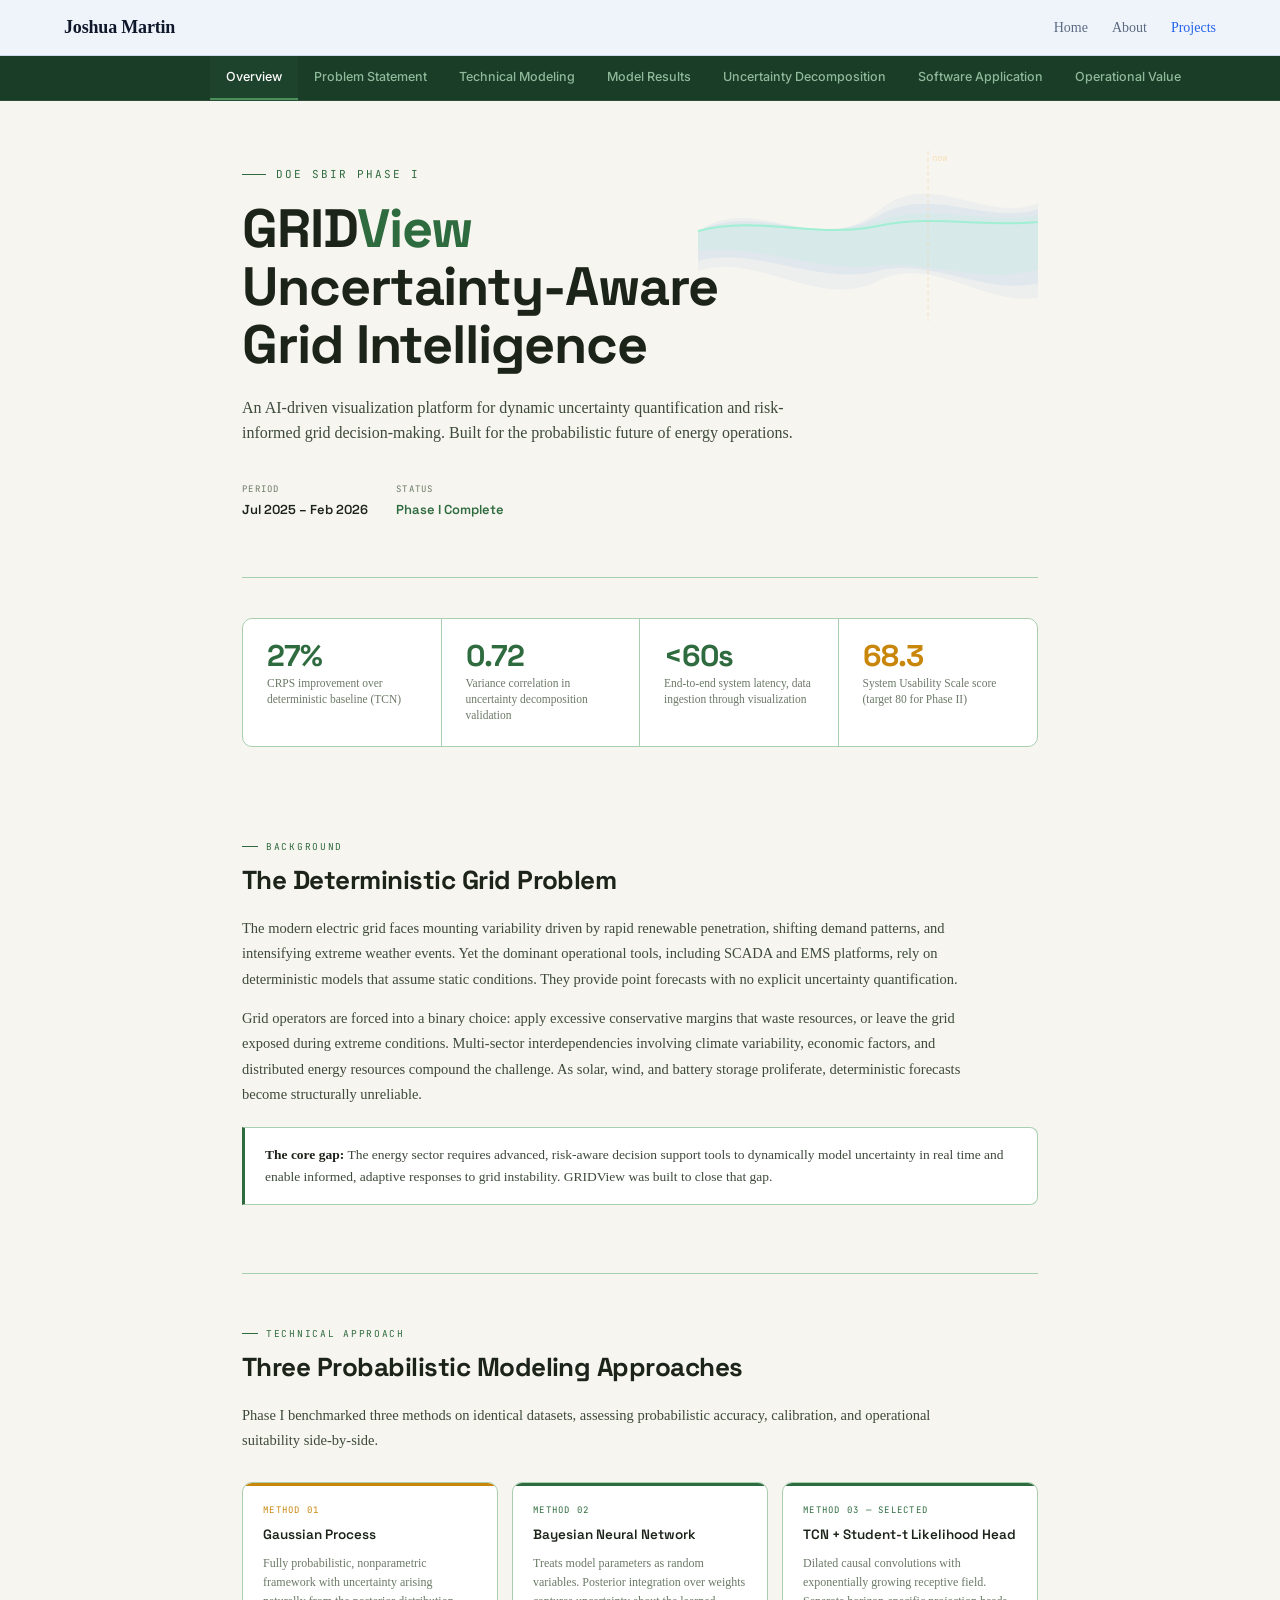
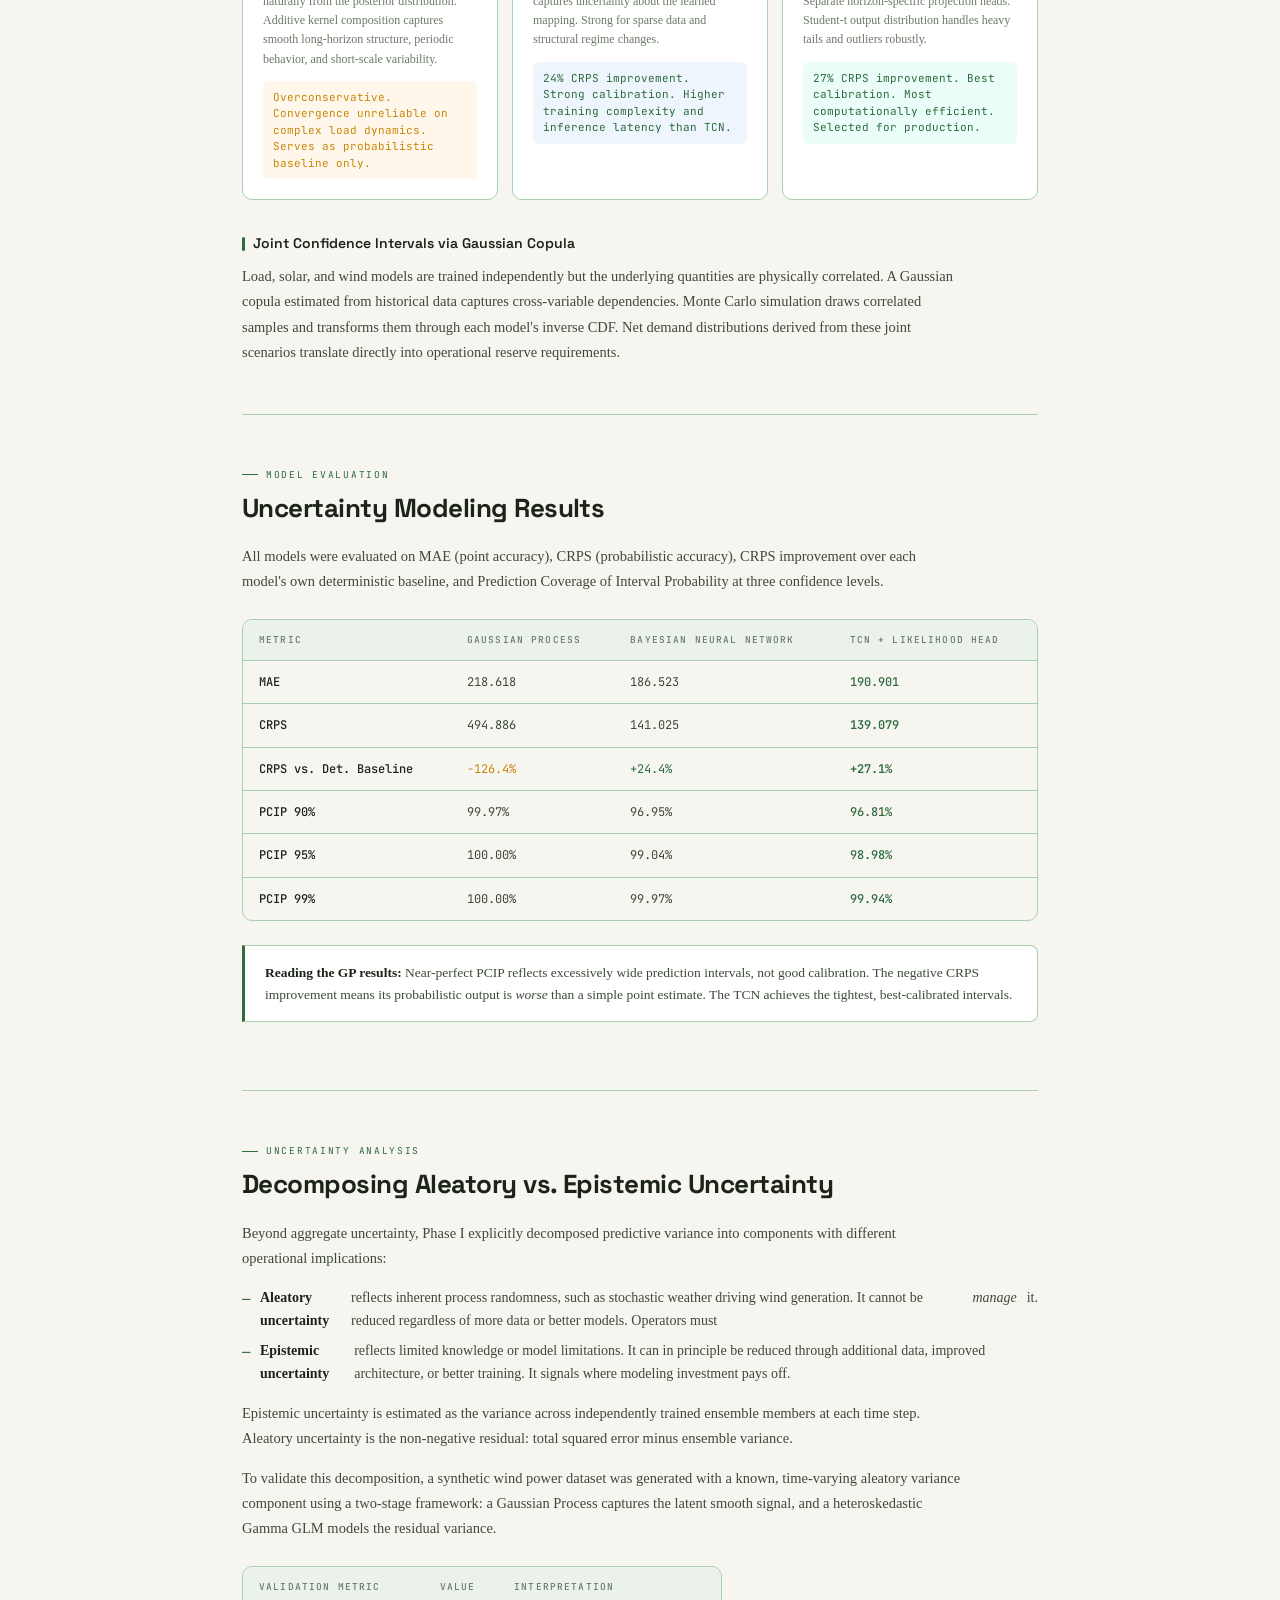
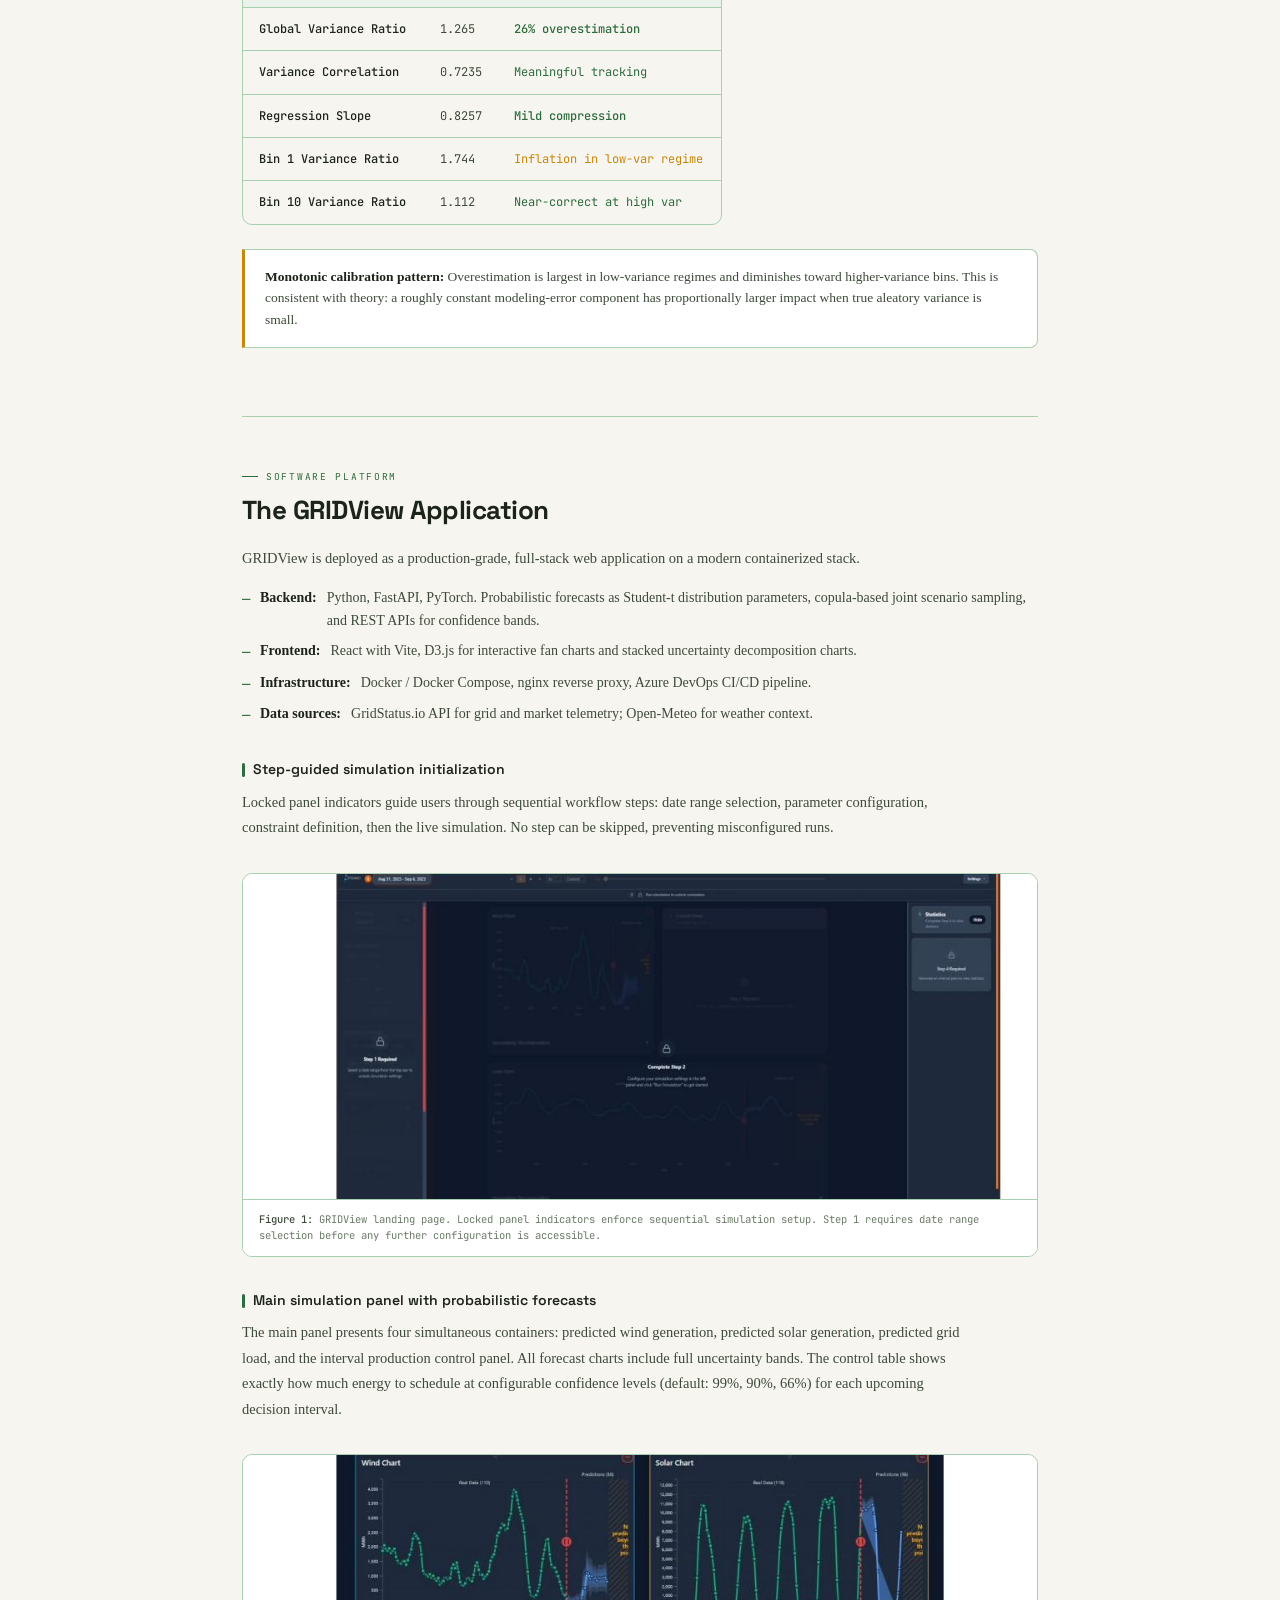
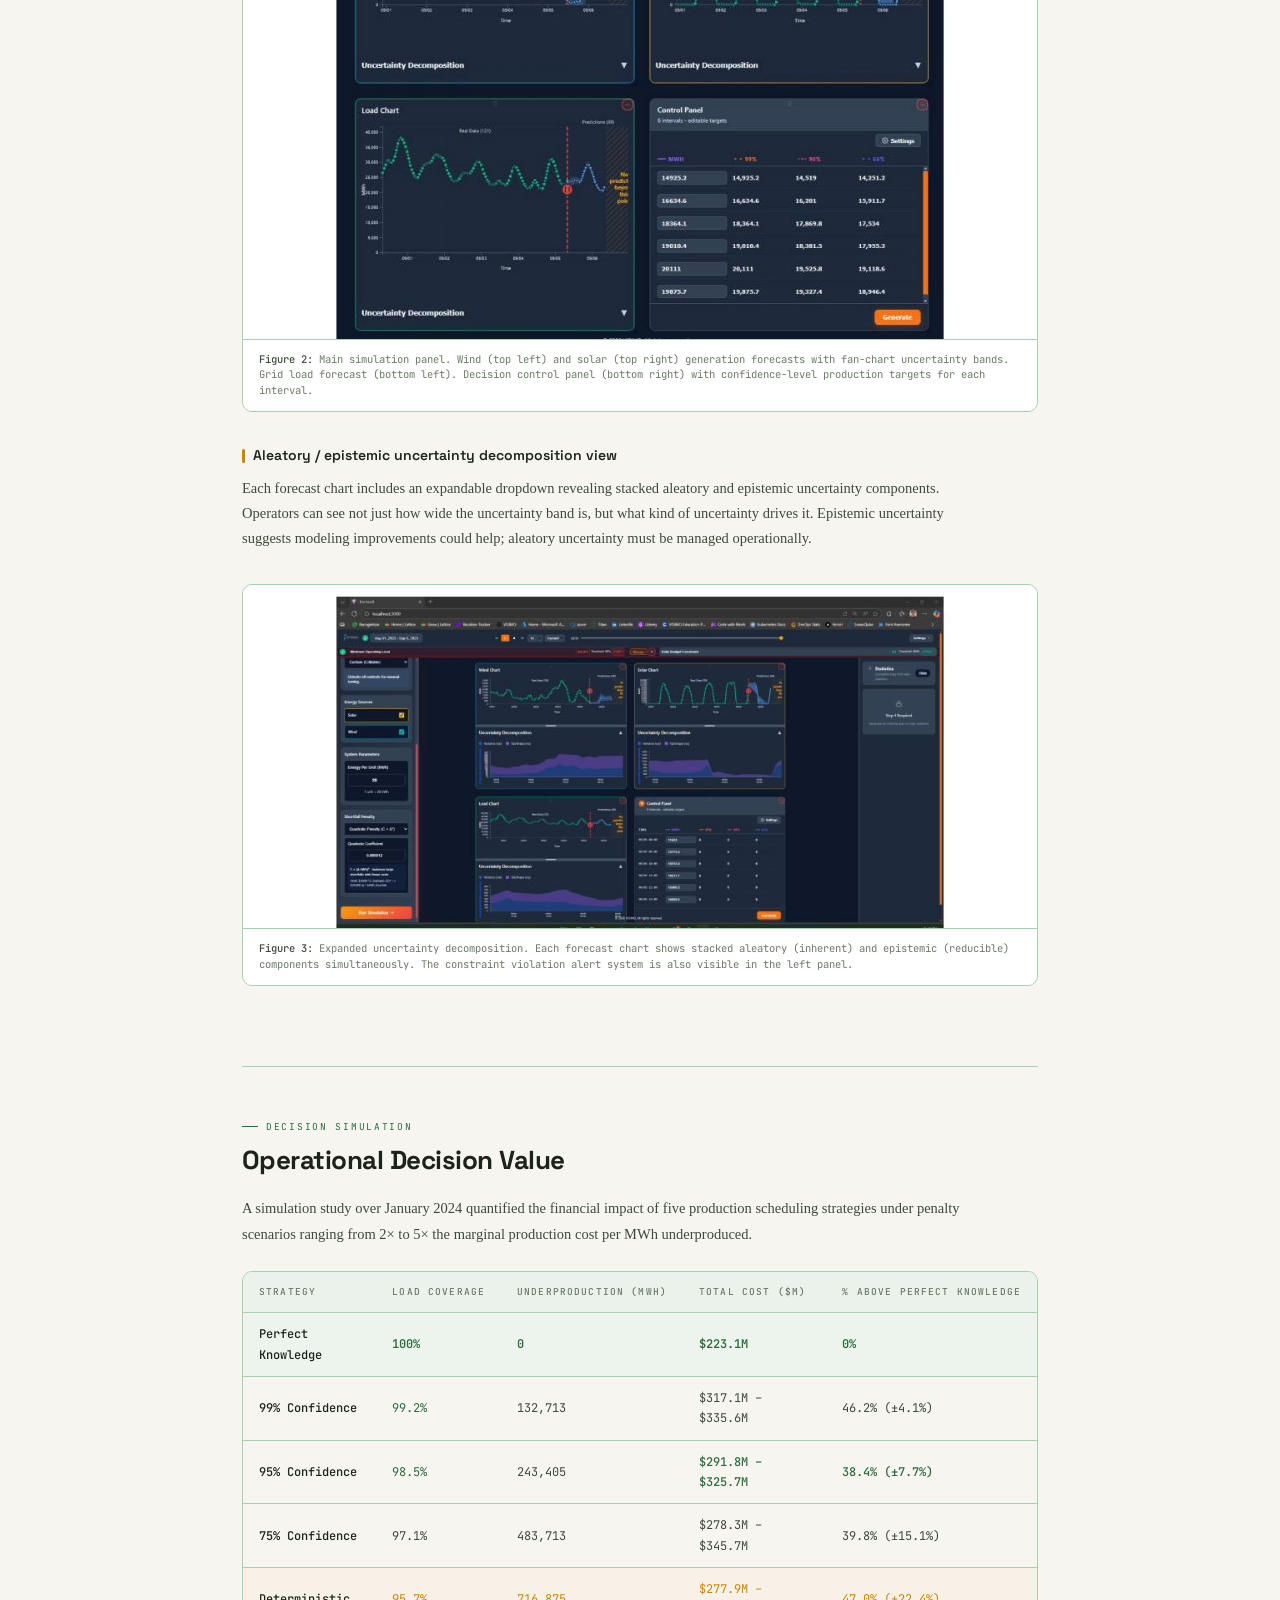
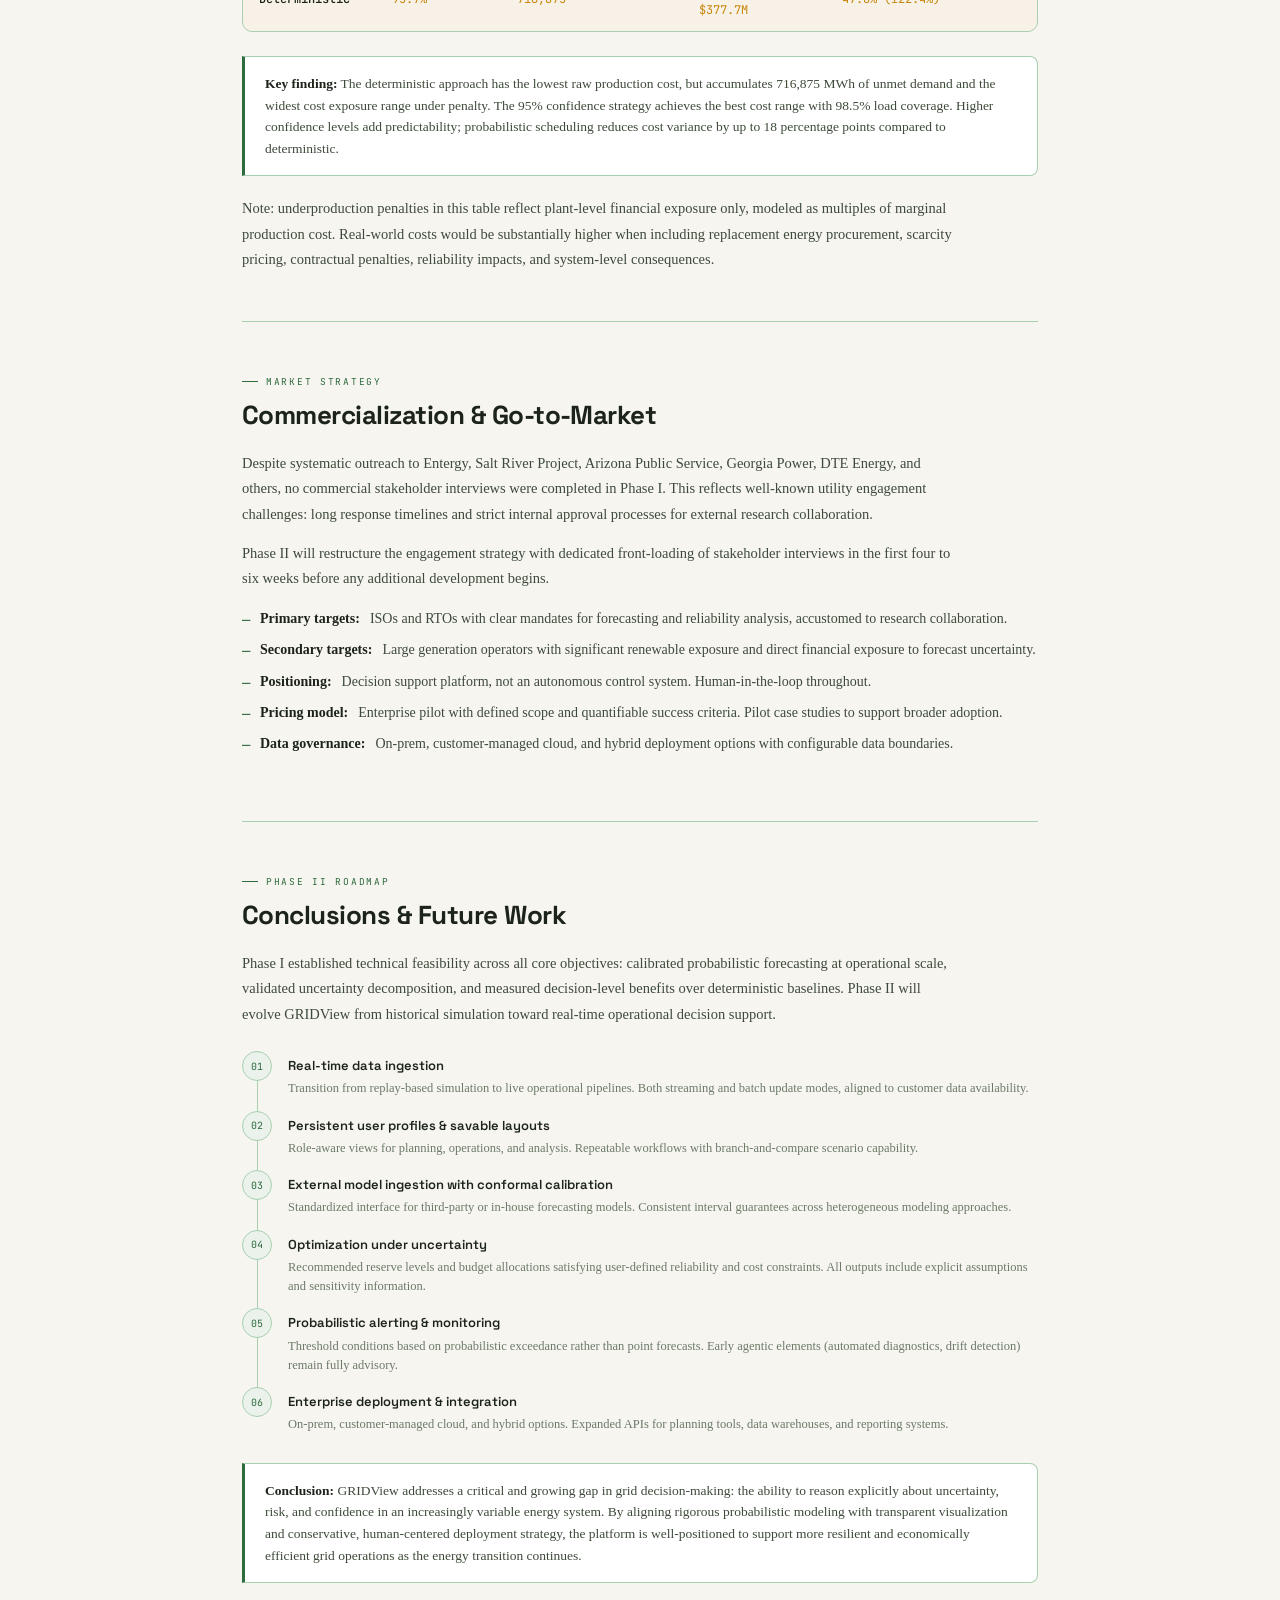
<file: projects/gridview/index.html>
<!DOCTYPE html>
<html lang="en">
<head>
<meta charset="UTF-8">
<meta name="viewport" content="width=device-width, initial-scale=1.0">
<title>GRIDView</title>
<link rel="preconnect" href="https://fonts.googleapis.com">
<link href="https://fonts.googleapis.com/css2?family=Space+Grotesk:wght@300;400;500;600;700&family=Inter:wght@300;400;500;600&family=JetBrains+Mono:wght@400;500&display=swap" rel="stylesheet">
<style>
/* ── Reset & base ─────────────────────────────────────────── */
*, *::before, *::after { box-sizing: border-box; margin: 0; padding: 0; }
:root {
  --bg:         #0C1117;
  --bg2:        #111722;
  --bg3:        #161D2B;
  --border:     #1E2A3E;
  --blue:       #2D7DD2;
  --blue-dim:   #1A4A7D;
  --green:      #00E5A0;
  --green-dim:  #003D2B;
  --amber:      #F59E0B;
  --slate:      #8B9EC7;
  --text:       #E8EDF5;
  --text-dim:   #6B7C99;
  --text-mid:   #A8B8D0;
  --mono:       'JetBrains Mono', monospace;
  --display:    'Space Grotesk', sans-serif;
  --body:       'Inter', sans-serif;
  --sidebar-w:  220px;
  --content-max: 860px;
}
html { scroll-behavior: smooth; }
body {
  font-family: var(--body);
  background: var(--bg);
  color: var(--text);
  font-size: 15px;
  line-height: 1.7;
  min-height: 100vh;
}

/* ── Layout shell ────────────────────────────────────────── */
.shell {
  display: flex;
  min-height: 100vh;
}

/* ── Sidebar nav ─────────────────────────────────────────── */
.sidebar {
  position: fixed;
  top: 0; left: 0;
  width: var(--sidebar-w);
  height: 100vh;
  overflow-y: auto;
  background: var(--bg2);
  border-right: 1px solid var(--border);
  display: flex;
  flex-direction: column;
  padding: 28px 0 24px;
  z-index: 100;
}
.sidebar-logo {
  display: flex;
  align-items: center;
  gap: 10px;
  padding: 0 20px 24px;
  border-bottom: 1px solid var(--border);
  margin-bottom: 18px;
}
.sidebar-logo-mark {
  width: 32px; height: 32px;
  background: var(--blue);
  border-radius: 6px;
  display: flex; align-items: center; justify-content: center;
  font-family: var(--display);
  font-weight: 700;
  font-size: 14px;
  color: #fff;
  flex-shrink: 0;
}
.sidebar-logo-text {
  font-family: var(--display);
  font-size: 14px;
  font-weight: 600;
  color: var(--text);
  letter-spacing: 0.02em;
}
.sidebar-logo-sub {
  font-size: 10px;
  color: var(--text-dim);
  font-weight: 400;
  display: block;
  margin-top: 1px;
}
.nav-label {
  font-family: var(--mono);
  font-size: 9px;
  letter-spacing: 0.15em;
  text-transform: uppercase;
  color: var(--text-dim);
  padding: 0 20px 6px;
  display: block;
}
.nav-item {
  display: block;
  padding: 7px 20px;
  font-size: 12.5px;
  color: var(--text-mid);
  text-decoration: none;
  border-left: 2px solid transparent;
  transition: all 0.15s;
  font-family: var(--body);
  font-weight: 500;
}
.nav-item:hover, .nav-item.active {
  color: var(--text);
  border-left-color: var(--blue);
  background: rgba(45,125,210,0.07);
}
.sidebar-footer {
  margin-top: auto;
  padding: 16px 20px 0;
  border-top: 1px solid var(--border);
  font-size: 10.5px;
  color: var(--text-dim);
  font-family: var(--mono);
  line-height: 1.6;
}

/* ── Main content ────────────────────────────────────────── */
.main {
  margin-left: var(--sidebar-w);
  flex: 1;
  max-width: calc(var(--content-max) + 80px);
  padding: 0 40px 80px;
}

/* ── Hero ────────────────────────────────────────────────── */
.hero {
  padding: 64px 0 56px;
  border-bottom: 1px solid var(--border);
  position: relative;
  overflow: hidden;
}
.hero-eyebrow {
  font-family: var(--mono);
  font-size: 11px;
  letter-spacing: 0.18em;
  text-transform: uppercase;
  color: var(--green);
  margin-bottom: 16px;
  display: flex;
  align-items: center;
  gap: 10px;
}
.hero-eyebrow::before {
  content: '';
  display: inline-block;
  width: 24px; height: 1px;
  background: var(--green);
}
.hero-title {
  font-family: var(--display);
  font-size: clamp(36px, 5vw, 54px);
  font-weight: 700;
  line-height: 1.08;
  letter-spacing: -0.02em;
  color: var(--text);
  max-width: 640px;
  margin-bottom: 20px;
}
.hero-title .accent { color: var(--blue); }
.hero-subtitle {
  font-size: 16px;
  color: var(--text-mid);
  max-width: 560px;
  margin-bottom: 36px;
  line-height: 1.6;
}
.hero-meta {
  display: flex;
  gap: 28px;
  flex-wrap: wrap;
}
.hero-meta-item {
  display: flex;
  flex-direction: column;
  gap: 2px;
}
.hero-meta-label {
  font-family: var(--mono);
  font-size: 9px;
  text-transform: uppercase;
  letter-spacing: 0.14em;
  color: var(--text-dim);
}
.hero-meta-value {
  font-family: var(--display);
  font-size: 13px;
  font-weight: 600;
  color: var(--text);
}

/* ── Signature element: animated uncertainty fan ─────────── */
.fan-container {
  position: absolute;
  right: -20px;
  top: 30px;
  width: 360px;
  height: 200px;
  opacity: 0.35;
  pointer-events: none;
}
@keyframes fan-pulse {
  0%,100% { transform: scaleY(1); }
  50%      { transform: scaleY(1.06); }
}
@keyframes line-draw {
  from { stroke-dashoffset: 600; }
  to   { stroke-dashoffset: 0; }
}
.fan-band {
  animation: fan-pulse 4s ease-in-out infinite;
  transform-origin: left center;
}
.fan-line {
  stroke-dasharray: 600;
  stroke-dashoffset: 0;
  animation: line-draw 2.4s ease-out forwards;
}

/* ── Stat bar ────────────────────────────────────────────── */
.stat-bar {
  display: grid;
  grid-template-columns: repeat(4, 1fr);
  border: 1px solid var(--border);
  border-radius: 10px;
  overflow: hidden;
  margin: 40px 0;
  background: var(--bg2);
}
.stat-cell {
  padding: 22px 24px;
  border-right: 1px solid var(--border);
}
.stat-cell:last-child { border-right: none; }
.stat-num {
  font-family: var(--display);
  font-size: 30px;
  font-weight: 700;
  color: var(--green);
  letter-spacing: -0.03em;
  line-height: 1;
  margin-bottom: 4px;
}
.stat-num.blue { color: var(--blue); }
.stat-num.amber { color: var(--amber); }
.stat-label {
  font-size: 11.5px;
  color: var(--text-dim);
  line-height: 1.4;
}

/* ── Section ─────────────────────────────────────────────── */
.section {
  padding: 52px 0 0;
  border-bottom: 1px solid var(--border);
  margin-bottom: 0;
}
.section:last-of-type { border-bottom: none; }
.section-eyebrow {
  font-family: var(--mono);
  font-size: 9.5px;
  letter-spacing: 0.18em;
  text-transform: uppercase;
  color: var(--blue);
  margin-bottom: 10px;
  display: flex;
  align-items: center;
  gap: 8px;
}
.section-eyebrow::before {
  content: '';
  display: inline-block;
  width: 16px; height: 1px;
  background: var(--blue);
}
.section-title {
  font-family: var(--display);
  font-size: 26px;
  font-weight: 700;
  letter-spacing: -0.02em;
  color: var(--text);
  margin-bottom: 20px;
  line-height: 1.2;
}
.section-body {
  color: var(--text-mid);
  font-size: 14.5px;
  line-height: 1.75;
  max-width: 720px;
}
.section-body p { margin-bottom: 14px; }
.section-body p:last-child { margin-bottom: 0; }
.section-body strong { color: var(--text); font-weight: 600; }

/* ── Sub-sections ────────────────────────────────────────── */
.subsection {
  margin-top: 32px;
}
.subsection-title {
  font-family: var(--display);
  font-size: 14px;
  font-weight: 600;
  color: var(--text);
  margin-bottom: 8px;
  display: flex;
  align-items: center;
  gap: 8px;
}
.subsection-title::before {
  content: '';
  width: 3px; height: 14px;
  background: var(--blue);
  border-radius: 2px;
  display: inline-block;
  flex-shrink: 0;
}
.subsection-title.green::before { background: var(--green); }
.subsection-title.amber::before { background: var(--amber); }

/* ── Model cards ─────────────────────────────────────────── */
.model-grid {
  display: grid;
  grid-template-columns: repeat(3, 1fr);
  gap: 14px;
  margin: 28px 0;
}
.model-card {
  background: var(--bg2);
  border: 1px solid var(--border);
  border-radius: 10px;
  padding: 20px;
  position: relative;
  overflow: hidden;
}
.model-card::before {
  content: '';
  position: absolute;
  top: 0; left: 0; right: 0;
  height: 3px;
}
.model-card.gp::before   { background: var(--amber); }
.model-card.bnn::before  { background: var(--blue); }
.model-card.tcn::before  { background: var(--green); }
.model-card-tag {
  font-family: var(--mono);
  font-size: 9px;
  letter-spacing: 0.14em;
  text-transform: uppercase;
  margin-bottom: 8px;
}
.model-card.gp  .model-card-tag { color: var(--amber); }
.model-card.bnn .model-card-tag { color: var(--blue); }
.model-card.tcn .model-card-tag { color: var(--green); }
.model-card-name {
  font-family: var(--display);
  font-size: 13.5px;
  font-weight: 600;
  color: var(--text);
  margin-bottom: 10px;
  line-height: 1.3;
}
.model-card-desc {
  font-size: 12px;
  color: var(--text-dim);
  line-height: 1.6;
}
.model-card-verdict {
  margin-top: 12px;
  padding: 8px 10px;
  border-radius: 6px;
  font-size: 11px;
  font-family: var(--mono);
  line-height: 1.5;
}
.model-card.gp  .model-card-verdict { background: rgba(245,158,11,0.08); color: var(--amber); }
.model-card.bnn .model-card-verdict { background: rgba(45,125,210,0.08); color: var(--blue); }
.model-card.tcn .model-card-verdict { background: rgba(0,229,160,0.08); color: var(--green); }

/* ── Data tables ─────────────────────────────────────────── */
.table-wrap {
  margin: 24px 0;
  overflow-x: auto;
  border-radius: 10px;
  border: 1px solid var(--border);
}
table {
  width: 100%;
  border-collapse: collapse;
  font-family: var(--mono);
  font-size: 12px;
}
thead tr {
  background: var(--bg3);
}
thead th {
  padding: 12px 16px;
  text-align: left;
  font-size: 9.5px;
  letter-spacing: 0.12em;
  text-transform: uppercase;
  color: var(--text-dim);
  font-weight: 500;
  border-bottom: 1px solid var(--border);
  white-space: nowrap;
}
tbody tr {
  border-bottom: 1px solid rgba(30,42,62,0.6);
  transition: background 0.1s;
}
tbody tr:last-child { border-bottom: none; }
tbody tr:hover { background: rgba(45,125,210,0.04); }
tbody td {
  padding: 11px 16px;
  color: var(--text-mid);
  vertical-align: middle;
}
.td-label {
  color: var(--text);
  font-weight: 500;
}
.td-pos { color: var(--green); }
.td-neg { color: var(--amber); }
.td-highlight { color: var(--blue); font-weight: 500; }
.td-best {
  color: var(--green);
  font-weight: 600;
}
.td-row-special { background: rgba(0,229,160,0.04); }
.td-row-warn { background: rgba(245,158,11,0.04); }

/* ── Figures ─────────────────────────────────────────────── */
.figure {
  margin: 32px 0;
  border-radius: 10px;
  overflow: hidden;
  border: 1px solid var(--border);
}
.figure img {
  width: 100%;
  display: block;
  background: #000;
}
.figure-caption {
  background: var(--bg2);
  padding: 12px 16px;
  font-family: var(--mono);
  font-size: 10.5px;
  color: var(--text-dim);
  border-top: 1px solid var(--border);
  line-height: 1.5;
}
.figure-caption strong { color: var(--text-mid); font-weight: 500; }

/* ── Bullet lists ─────────────────────────────────────────── */
.bullets {
  list-style: none;
  margin: 16px 0;
  display: flex;
  flex-direction: column;
  gap: 8px;
}
.bullets li {
  display: flex;
  gap: 10px;
  font-size: 14px;
  color: var(--text-mid);
  line-height: 1.6;
}
.bullets li::before {
  content: '—';
  color: var(--blue);
  flex-shrink: 0;
  font-family: var(--mono);
  margin-top: 1px;
}
.bullets li strong { color: var(--text); font-weight: 600; }

/* ── Callout box ─────────────────────────────────────────── */
.callout {
  background: var(--bg2);
  border: 1px solid var(--border);
  border-left: 3px solid var(--green);
  border-radius: 0 8px 8px 0;
  padding: 16px 20px;
  margin: 20px 0;
  font-size: 13.5px;
  color: var(--text-mid);
  line-height: 1.6;
}
.callout strong { color: var(--text); }
.callout.amber { border-left-color: var(--amber); }
.callout.blue  { border-left-color: var(--blue); }

/* ── Phase II roadmap ────────────────────────────────────── */
.roadmap {
  display: flex;
  flex-direction: column;
  gap: 12px;
  margin: 24px 0;
  position: relative;
}
.roadmap::before {
  content: '';
  position: absolute;
  left: 15px;
  top: 20px;
  bottom: 20px;
  width: 1px;
  background: var(--border);
}
.roadmap-item {
  display: flex;
  gap: 16px;
  align-items: flex-start;
}
.roadmap-dot {
  width: 30px; height: 30px;
  border-radius: 50%;
  background: var(--bg3);
  border: 1px solid var(--border);
  display: flex; align-items: center; justify-content: center;
  font-family: var(--mono);
  font-size: 10px;
  color: var(--blue);
  flex-shrink: 0;
  position: relative;
  z-index: 1;
}
.roadmap-content { padding-top: 4px; }
.roadmap-title {
  font-family: var(--display);
  font-size: 13px;
  font-weight: 600;
  color: var(--text);
  margin-bottom: 2px;
}
.roadmap-desc {
  font-size: 12.5px;
  color: var(--text-dim);
  line-height: 1.55;
}

/* ── Section padding bottom ──────────────────────────────── */
.section-inner {
  padding-bottom: 48px;
}

/* ── Responsive ──────────────────────────────────────────── */
@media (max-width: 900px) {
  .sidebar { display: none; }
  .main { margin-left: 0; padding: 0 20px 60px; }
  .model-grid { grid-template-columns: 1fr; }
  .stat-bar { grid-template-columns: repeat(2, 1fr); }
  .fan-container { display: none; }
}
@media (max-width: 500px) {
  .stat-bar { grid-template-columns: 1fr 1fr; }
  .hero-meta { flex-direction: column; gap: 14px; }
}
@media (prefers-reduced-motion: reduce) {
  .fan-band, .fan-line { animation: none; }
}
</style>
<style>
/* ── Site primary nav ── */
.pnav{height:56px;border-bottom:1px solid #cdd8ea;background:rgba(238,243,251,0.92);backdrop-filter:blur(10px);position:sticky;top:0;z-index:9999;display:flex;align-items:center}
.pnav-inner{width:100%;max-width:1200px;margin:0 auto;padding:0 1.5rem;display:flex;align-items:center;justify-content:space-between}
.pnav-logo{font-family:'Lora',Georgia,serif;font-size:1.125rem;font-weight:600;color:#0f172a;text-decoration:none;letter-spacing:-0.01em}
.pnav-list{display:flex;gap:1.5rem;list-style:none}
.pnav-list a{font-size:0.875rem;font-weight:500;color:#5c6b82;text-decoration:none;transition:color 150ms}
.pnav-list a:hover,.pnav-list a[aria-current]{color:#2563eb;text-decoration:none}
@media(max-width:600px){.pnav-logo{font-size:1rem}.pnav-list{gap:1rem}}
/* ── Silva-style override ── */
:root{
  --bg:#F7F5F0;--bg2:#ffffff;--bg3:#EAF2EB;--border:#A8CFB0;
  --blue:#2E6B3E;--blue-dim:#EAF2EB;--green:#2E6B3E;--green-dim:#EAF2EB;
  --amber:#C8860A;--slate:#6B7A67;
  --text:#1C2319;--text-dim:#6B7A67;--text-mid:#3D4A3A;
}
body{background:var(--bg);color:var(--text);font-family:Georgia,"Times New Roman",serif}
/* Convert sidebar to horizontal top bar */
.sidebar{position:sticky!important;top:56px!important;width:100%!important;height:auto!important;flex-direction:row!important;overflow-x:auto!important;scrollbar-width:none!important;align-items:center!important;padding:0 max(1rem,calc(50% - 430px))!important;border-right:none!important;border-bottom:1px solid rgba(255,255,255,0.08)!important;background:#1A3D28!important;z-index:100!important}
.sidebar::-webkit-scrollbar{display:none}
.sidebar-logo{display:none!important}
.sidebar-footer{display:none!important}
.nav-label{display:none!important}
.nav-item{color:#8FBA9A!important;border-left:none!important;border-bottom:2px solid transparent!important;white-space:nowrap!important;padding:0.65rem 1rem!important}
.nav-item:hover,.nav-item.active{color:#FFFFFF!important;border-bottom-color:#4A9058!important;border-left:none!important;background:rgba(74,144,88,0.08)!important}
.main{margin-left:0!important;max-width:860px!important;margin-inline:auto!important;padding-inline:2rem!important}
tbody tr{border-bottom-color:var(--border)}
</style>
</head>
<body>

<nav class="pnav" aria-label="Site navigation">
  <div class="pnav-inner">
    <a href="/" class="pnav-logo">Joshua Martin</a>
    <ul class="pnav-list" role="list">
      <li><a href="/">Home</a></li>
      <li><a href="/about/">About</a></li>
      <li><a href="/projects/" aria-current="page">Projects</a></li>
    </ul>
  </div>
</nav>

<!-- Sidebar -->
<nav class="sidebar" aria-label="Page sections">
  <div class="sidebar-logo">
    <div class="sidebar-logo-mark">GV</div>
    <div>
      <div class="sidebar-logo-text">GRIDView</div>
      <span class="sidebar-logo-sub">DOE SBIR Phase I</span>
    </div>
  </div>
  <span class="nav-label">Contents</span>
  <a href="#overview"       class="nav-item active">Overview</a>
  <a href="#problem"        class="nav-item">Problem Statement</a>
  <a href="#modeling"       class="nav-item">Technical Modeling</a>
  <a href="#results"        class="nav-item">Model Results</a>
  <a href="#decomposition"  class="nav-item">Uncertainty Decomposition</a>
  <a href="#application"    class="nav-item">Software Application</a>
  <a href="#operational"    class="nav-item">Operational Value</a>
  <div class="sidebar-footer">
    DOE SBIR Phase I<br>Feb 7, 2026
  </div>
</nav>

<!-- Main -->
<main class="main">

  <!-- Hero -->
  <section class="hero" id="overview">
    <div class="hero-eyebrow">DOE SBIR Phase I</div>
    <h1 class="hero-title">GRID<span class="accent">View</span><br>Uncertainty-Aware<br>Grid Intelligence</h1>
    <p class="hero-subtitle">An AI-driven visualization platform for dynamic uncertainty quantification and risk-informed grid decision-making. Built for the probabilistic future of energy operations.</p>
    <div class="hero-meta">
      <div class="hero-meta-item">
        <span class="hero-meta-label">Period</span>
        <span class="hero-meta-value">Jul 2025 &ndash; Feb 2026</span>
      </div>
      <div class="hero-meta-item">
        <span class="hero-meta-label">Status</span>
        <span class="hero-meta-value" style="color:var(--green)">Phase I Complete</span>
      </div>
    </div>

    <!-- Animated fan chart (signature element) -->
    <svg class="fan-container" viewBox="0 0 360 200" fill="none" xmlns="http://www.w3.org/2000/svg" aria-hidden="true">
      <!-- 99% band -->
      <path class="fan-band" d="M0,100 C60,60 120,130 180,80 C240,30 300,110 360,60 L360,160 C300,190 240,120 180,150 C120,180 60,120 0,140 Z" fill="#2D7DD2" opacity="0.15"/>
      <!-- 90% band -->
      <path class="fan-band" d="M0,100 C60,70 120,120 180,85 C240,50 300,105 360,70 L360,145 C300,175 240,125 180,140 C120,155 60,115 0,130 Z" fill="#2D7DD2" opacity="0.2"/>
      <!-- 66% band -->
      <path class="fan-band" d="M0,100 C60,78 120,112 180,90 C240,68 300,102 360,78 L360,130 C300,162 240,128 180,135 C120,142 60,112 0,120 Z" fill="#00E5A0" opacity="0.15"/>
      <!-- Center forecast line -->
      <path class="fan-line" d="M0,100 C60,84 120,108 180,95 C240,82 300,100 360,88" stroke="#00E5A0" stroke-width="2" stroke-linecap="round"/>
      <!-- Vertical "now" line -->
      <line x1="230" y1="20" x2="230" y2="190" stroke="#F59E0B" stroke-width="1" stroke-dasharray="4 3" opacity="0.6"/>
      <text x="234" y="30" font-family="JetBrains Mono, monospace" font-size="9" fill="#F59E0B" opacity="0.7">now</text>
    </svg>
  </section>

  <!-- Key stats -->
  <div class="stat-bar">
    <div class="stat-cell">
      <div class="stat-num">27%</div>
      <div class="stat-label">CRPS improvement over deterministic baseline (TCN)</div>
    </div>
    <div class="stat-cell">
      <div class="stat-num blue">0.72</div>
      <div class="stat-label">Variance correlation in uncertainty decomposition validation</div>
    </div>
    <div class="stat-cell">
      <div class="stat-num">&lt;60s</div>
      <div class="stat-label">End-to-end system latency, data ingestion through visualization</div>
    </div>
    <div class="stat-cell">
      <div class="stat-num amber">68.3</div>
      <div class="stat-label">System Usability Scale score (target 80 for Phase II)</div>
    </div>
  </div>

  <!-- Problem -->
  <section class="section" id="problem">
    <div class="section-inner">
      <div class="section-eyebrow">Background</div>
      <h2 class="section-title">The Deterministic Grid Problem</h2>
      <div class="section-body">
        <p>The modern electric grid faces mounting variability driven by rapid renewable penetration, shifting demand patterns, and intensifying extreme weather events. Yet the dominant operational tools, including SCADA and EMS platforms, rely on deterministic models that assume static conditions. They provide point forecasts with no explicit uncertainty quantification.</p>
        <p>Grid operators are forced into a binary choice: apply excessive conservative margins that waste resources, or leave the grid exposed during extreme conditions. Multi-sector interdependencies involving climate variability, economic factors, and distributed energy resources compound the challenge. As solar, wind, and battery storage proliferate, deterministic forecasts become structurally unreliable.</p>
      </div>
      <div class="callout blue">
        <strong>The core gap:</strong> The energy sector requires advanced, risk-aware decision support tools to dynamically model uncertainty in real time and enable informed, adaptive responses to grid instability. GRIDView was built to close that gap.
      </div>
    </div>
  </section>

  <!-- Modeling -->
  <section class="section" id="modeling">
    <div class="section-inner">
      <div class="section-eyebrow">Technical Approach</div>
      <h2 class="section-title">Three Probabilistic Modeling Approaches</h2>
      <div class="section-body">
        <p>Phase I benchmarked three methods on identical datasets, assessing probabilistic accuracy, calibration, and operational suitability side-by-side.</p>
      </div>

      <div class="model-grid">
        <div class="model-card gp">
          <div class="model-card-tag">Method 01</div>
          <div class="model-card-name">Gaussian Process</div>
          <div class="model-card-desc">Fully probabilistic, nonparametric framework with uncertainty arising naturally from the posterior distribution. Additive kernel composition captures smooth long-horizon structure, periodic behavior, and short-scale variability.</div>
          <div class="model-card-verdict">Overconservative. Convergence unreliable on complex load dynamics. Serves as probabilistic baseline only.</div>
        </div>
        <div class="model-card bnn">
          <div class="model-card-tag">Method 02</div>
          <div class="model-card-name">Bayesian Neural Network</div>
          <div class="model-card-desc">Treats model parameters as random variables. Posterior integration over weights captures uncertainty about the learned mapping. Strong for sparse data and structural regime changes.</div>
          <div class="model-card-verdict">24% CRPS improvement. Strong calibration. Higher training complexity and inference latency than TCN.</div>
        </div>
        <div class="model-card tcn">
          <div class="model-card-tag">Method 03 &mdash; Selected</div>
          <div class="model-card-name">TCN + Student-t Likelihood Head</div>
          <div class="model-card-desc">Dilated causal convolutions with exponentially growing receptive field. Separate horizon-specific projection heads. Student-t output distribution handles heavy tails and outliers robustly.</div>
          <div class="model-card-verdict">27% CRPS improvement. Best calibration. Most computationally efficient. Selected for production.</div>
        </div>
      </div>

      <div class="subsection">
        <div class="subsection-title green">Joint Confidence Intervals via Gaussian Copula</div>
        <div class="section-body">
          <p>Load, solar, and wind models are trained independently but the underlying quantities are physically correlated. A Gaussian copula estimated from historical data captures cross-variable dependencies. Monte Carlo simulation draws correlated samples and transforms them through each model's inverse CDF. Net demand distributions derived from these joint scenarios translate directly into operational reserve requirements.</p>
        </div>
      </div>
    </div>
  </section>

  <!-- Results -->
  <section class="section" id="results">
    <div class="section-inner">
      <div class="section-eyebrow">Model Evaluation</div>
      <h2 class="section-title">Uncertainty Modeling Results</h2>
      <div class="section-body">
        <p>All models were evaluated on MAE (point accuracy), CRPS (probabilistic accuracy), CRPS improvement over each model's own deterministic baseline, and Prediction Coverage of Interval Probability at three confidence levels.</p>
      </div>

      <div class="table-wrap">
        <table>
          <thead>
            <tr>
              <th>Metric</th>
              <th>Gaussian Process</th>
              <th>Bayesian Neural Network</th>
              <th>TCN + Likelihood Head</th>
            </tr>
          </thead>
          <tbody>
            <tr>
              <td class="td-label">MAE</td>
              <td>218.618</td>
              <td>186.523</td>
              <td class="td-highlight">190.901</td>
            </tr>
            <tr>
              <td class="td-label">CRPS</td>
              <td>494.886</td>
              <td>141.025</td>
              <td class="td-best">139.079</td>
            </tr>
            <tr>
              <td class="td-label">CRPS vs. Det. Baseline</td>
              <td class="td-neg">&minus;126.4%</td>
              <td class="td-pos">+24.4%</td>
              <td class="td-best">+27.1%</td>
            </tr>
            <tr>
              <td class="td-label">PCIP 90%</td>
              <td>99.97%</td>
              <td>96.95%</td>
              <td class="td-highlight">96.81%</td>
            </tr>
            <tr>
              <td class="td-label">PCIP 95%</td>
              <td>100.00%</td>
              <td>99.04%</td>
              <td class="td-highlight">98.98%</td>
            </tr>
            <tr>
              <td class="td-label">PCIP 99%</td>
              <td>100.00%</td>
              <td>99.97%</td>
              <td class="td-highlight">99.94%</td>
            </tr>
          </tbody>
        </table>
      </div>
      <div class="callout">
        <strong>Reading the GP results:</strong> Near-perfect PCIP reflects excessively wide prediction intervals, not good calibration. The negative CRPS improvement means its probabilistic output is <em>worse</em> than a simple point estimate. The TCN achieves the tightest, best-calibrated intervals.
      </div>
    </div>
  </section>

  <!-- Decomposition -->
  <section class="section" id="decomposition">
    <div class="section-inner">
      <div class="section-eyebrow">Uncertainty Analysis</div>
      <h2 class="section-title">Decomposing Aleatory vs. Epistemic Uncertainty</h2>
      <div class="section-body">
        <p>Beyond aggregate uncertainty, Phase I explicitly decomposed predictive variance into components with different operational implications:</p>
      </div>
      <ul class="bullets">
        <li><strong>Aleatory uncertainty</strong> reflects inherent process randomness, such as stochastic weather driving wind generation. It cannot be reduced regardless of more data or better models. Operators must <em>manage</em> it.</li>
        <li><strong>Epistemic uncertainty</strong> reflects limited knowledge or model limitations. It can in principle be reduced through additional data, improved architecture, or better training. It signals where modeling investment pays off.</li>
      </ul>
      <div class="section-body">
        <p>Epistemic uncertainty is estimated as the variance across independently trained ensemble members at each time step. Aleatory uncertainty is the non-negative residual: total squared error minus ensemble variance.</p>
        <p>To validate this decomposition, a synthetic wind power dataset was generated with a known, time-varying aleatory variance component using a two-stage framework: a Gaussian Process captures the latent smooth signal, and a heteroskedastic Gamma GLM models the residual variance.</p>
      </div>

      <div class="table-wrap" style="max-width:480px">
        <table>
          <thead>
            <tr><th>Validation Metric</th><th>Value</th><th>Interpretation</th></tr>
          </thead>
          <tbody>
            <tr><td class="td-label">Global Variance Ratio</td><td>1.265</td><td class="td-highlight">26% overestimation</td></tr>
            <tr><td class="td-label">Variance Correlation</td><td>0.7235</td><td class="td-pos">Meaningful tracking</td></tr>
            <tr><td class="td-label">Regression Slope</td><td>0.8257</td><td class="td-highlight">Mild compression</td></tr>
            <tr><td class="td-label">Bin 1 Variance Ratio</td><td>1.744</td><td class="td-neg">Inflation in low-var regime</td></tr>
            <tr><td class="td-label">Bin 10 Variance Ratio</td><td>1.112</td><td class="td-pos">Near-correct at high var</td></tr>
          </tbody>
        </table>
      </div>
      <div class="callout amber">
        <strong>Monotonic calibration pattern:</strong> Overestimation is largest in low-variance regimes and diminishes toward higher-variance bins. This is consistent with theory: a roughly constant modeling-error component has proportionally larger impact when true aleatory variance is small.
      </div>
    </div>
  </section>

  <!-- Application -->
  <section class="section" id="application">
    <div class="section-inner">
      <div class="section-eyebrow">Software Platform</div>
      <h2 class="section-title">The GRIDView Application</h2>
      <div class="section-body">
        <p>GRIDView is deployed as a production-grade, full-stack web application on a modern containerized stack.</p>
      </div>
      <ul class="bullets">
        <li><strong>Backend:</strong> Python, FastAPI, PyTorch. Probabilistic forecasts as Student-t distribution parameters, copula-based joint scenario sampling, and REST APIs for confidence bands.</li>
        <li><strong>Frontend:</strong> React with Vite, D3.js for interactive fan charts and stacked uncertainty decomposition charts.</li>
        <li><strong>Infrastructure:</strong> Docker / Docker Compose, nginx reverse proxy, Azure DevOps CI/CD pipeline.</li>
        <li><strong>Data sources:</strong> GridStatus.io API for grid and market telemetry; Open-Meteo for weather context.</li>
      </ul>

      <div class="subsection">
        <div class="subsection-title">Step-guided simulation initialization</div>
        <div class="section-body">
          <p>Locked panel indicators guide users through sequential workflow steps: date range selection, parameter configuration, constraint definition, then the live simulation. No step can be skipped, preventing misconfigured runs.</p>
        </div>
      </div>

      <div class="figure">
        <img src="images/image_001.jpg" alt="GRIDView landing page showing step-guided simulation initialization dashboard with locked panels" loading="lazy">
        <div class="figure-caption"><strong>Figure 1:</strong> GRIDView landing page. Locked panel indicators enforce sequential simulation setup. Step 1 requires date range selection before any further configuration is accessible.</div>
      </div>

      <div class="subsection">
        <div class="subsection-title green">Main simulation panel with probabilistic forecasts</div>
        <div class="section-body">
          <p>The main panel presents four simultaneous containers: predicted wind generation, predicted solar generation, predicted grid load, and the interval production control panel. All forecast charts include full uncertainty bands. The control table shows exactly how much energy to schedule at configurable confidence levels (default: 99%, 90%, 66%) for each upcoming decision interval.</p>
        </div>
      </div>

      <div class="figure">
        <img src="images/image_002.jpg" alt="GRIDView main simulation panel showing wind, solar, and load probabilistic forecasts with uncertainty bands and decision control table" loading="lazy">
        <div class="figure-caption"><strong>Figure 2:</strong> Main simulation panel. Wind (top left) and solar (top right) generation forecasts with fan-chart uncertainty bands. Grid load forecast (bottom left). Decision control panel (bottom right) with confidence-level production targets for each interval.</div>
      </div>

      <div class="subsection">
        <div class="subsection-title amber">Aleatory / epistemic uncertainty decomposition view</div>
        <div class="section-body">
          <p>Each forecast chart includes an expandable dropdown revealing stacked aleatory and epistemic uncertainty components. Operators can see not just how wide the uncertainty band is, but what kind of uncertainty drives it. Epistemic uncertainty suggests modeling improvements could help; aleatory uncertainty must be managed operationally.</p>
        </div>
      </div>

      <div class="figure">
        <img src="images/image_003.jpg" alt="GRIDView with expanded uncertainty decomposition stacked charts showing aleatory and epistemic components for all three forecast variables" loading="lazy">
        <div class="figure-caption"><strong>Figure 3:</strong> Expanded uncertainty decomposition. Each forecast chart shows stacked aleatory (inherent) and epistemic (reducible) components simultaneously. The constraint violation alert system is also visible in the left panel.</div>
      </div>
    </div>
  </section>

  <!-- Operational -->
  <section class="section" id="operational">
    <div class="section-inner">
      <div class="section-eyebrow">Decision Simulation</div>
      <h2 class="section-title">Operational Decision Value</h2>
      <div class="section-body">
        <p>A simulation study over January 2024 quantified the financial impact of five production scheduling strategies under penalty scenarios ranging from 2&times; to 5&times; the marginal production cost per MWh underproduced.</p>
      </div>

      <div class="table-wrap">
        <table>
          <thead>
            <tr>
              <th>Strategy</th>
              <th>Load Coverage</th>
              <th>Underproduction (MWh)</th>
              <th>Total Cost ($M)</th>
              <th>% Above Perfect Knowledge</th>
            </tr>
          </thead>
          <tbody>
            <tr class="td-row-special">
              <td class="td-label">Perfect Knowledge</td>
              <td class="td-best">100%</td>
              <td class="td-best">0</td>
              <td class="td-best">$223.1M</td>
              <td class="td-best">0%</td>
            </tr>
            <tr>
              <td class="td-label">99% Confidence</td>
              <td class="td-pos">99.2%</td>
              <td>132,713</td>
              <td>$317.1M &ndash; $335.6M</td>
              <td>46.2% (&plusmn;4.1%)</td>
            </tr>
            <tr>
              <td class="td-label">95% Confidence</td>
              <td class="td-pos">98.5%</td>
              <td>243,405</td>
              <td class="td-highlight">$291.8M &ndash; $325.7M</td>
              <td class="td-highlight">38.4% (&plusmn;7.7%)</td>
            </tr>
            <tr>
              <td class="td-label">75% Confidence</td>
              <td>97.1%</td>
              <td>483,713</td>
              <td>$278.3M &ndash; $345.7M</td>
              <td>39.8% (&plusmn;15.1%)</td>
            </tr>
            <tr class="td-row-warn">
              <td class="td-label">Deterministic</td>
              <td class="td-neg">95.7%</td>
              <td class="td-neg">716,875</td>
              <td class="td-neg">$277.9M &ndash; $377.7M</td>
              <td class="td-neg">47.0% (&plusmn;22.4%)</td>
            </tr>
          </tbody>
        </table>
      </div>

      <div class="callout green">
        <strong>Key finding:</strong> The deterministic approach has the lowest raw production cost, but accumulates 716,875 MWh of unmet demand and the widest cost exposure range under penalty. The 95% confidence strategy achieves the best cost range with 98.5% load coverage. Higher confidence levels add predictability; probabilistic scheduling reduces cost variance by up to 18 percentage points compared to deterministic.
      </div>
      <div class="section-body">
        <p>Note: underproduction penalties in this table reflect plant-level financial exposure only, modeled as multiples of marginal production cost. Real-world costs would be substantially higher when including replacement energy procurement, scarcity pricing, contractual penalties, reliability impacts, and system-level consequences.</p>
      </div>
    </div>
  </section>

  <!-- Commercial -->
  <section class="section" id="commercial">
    <div class="section-inner">
      <div class="section-eyebrow">Market Strategy</div>
      <h2 class="section-title">Commercialization &amp; Go-to-Market</h2>
      <div class="section-body">
        <p>Despite systematic outreach to Entergy, Salt River Project, Arizona Public Service, Georgia Power, DTE Energy, and others, no commercial stakeholder interviews were completed in Phase I. This reflects well-known utility engagement challenges: long response timelines and strict internal approval processes for external research collaboration.</p>
        <p>Phase II will restructure the engagement strategy with dedicated front-loading of stakeholder interviews in the first four to six weeks before any additional development begins.</p>
      </div>
      <ul class="bullets">
        <li><strong>Primary targets:</strong> ISOs and RTOs with clear mandates for forecasting and reliability analysis, accustomed to research collaboration.</li>
        <li><strong>Secondary targets:</strong> Large generation operators with significant renewable exposure and direct financial exposure to forecast uncertainty.</li>
        <li><strong>Positioning:</strong> Decision support platform, not an autonomous control system. Human-in-the-loop throughout.</li>
        <li><strong>Pricing model:</strong> Enterprise pilot with defined scope and quantifiable success criteria. Pilot case studies to support broader adoption.</li>
        <li><strong>Data governance:</strong> On-prem, customer-managed cloud, and hybrid deployment options with configurable data boundaries.</li>
      </ul>
    </div>
  </section>

  <!-- Conclusions -->
  <section class="section" id="conclusions">
    <div class="section-inner">
      <div class="section-eyebrow">Phase II Roadmap</div>
      <h2 class="section-title">Conclusions &amp; Future Work</h2>
      <div class="section-body">
        <p>Phase I established technical feasibility across all core objectives: calibrated probabilistic forecasting at operational scale, validated uncertainty decomposition, and measured decision-level benefits over deterministic baselines. Phase II will evolve GRIDView from historical simulation toward real-time operational decision support.</p>
      </div>

      <div class="roadmap">
        <div class="roadmap-item">
          <div class="roadmap-dot">01</div>
          <div class="roadmap-content">
            <div class="roadmap-title">Real-time data ingestion</div>
            <div class="roadmap-desc">Transition from replay-based simulation to live operational pipelines. Both streaming and batch update modes, aligned to customer data availability.</div>
          </div>
        </div>
        <div class="roadmap-item">
          <div class="roadmap-dot">02</div>
          <div class="roadmap-content">
            <div class="roadmap-title">Persistent user profiles &amp; savable layouts</div>
            <div class="roadmap-desc">Role-aware views for planning, operations, and analysis. Repeatable workflows with branch-and-compare scenario capability.</div>
          </div>
        </div>
        <div class="roadmap-item">
          <div class="roadmap-dot">03</div>
          <div class="roadmap-content">
            <div class="roadmap-title">External model ingestion with conformal calibration</div>
            <div class="roadmap-desc">Standardized interface for third-party or in-house forecasting models. Consistent interval guarantees across heterogeneous modeling approaches.</div>
          </div>
        </div>
        <div class="roadmap-item">
          <div class="roadmap-dot">04</div>
          <div class="roadmap-content">
            <div class="roadmap-title">Optimization under uncertainty</div>
            <div class="roadmap-desc">Recommended reserve levels and budget allocations satisfying user-defined reliability and cost constraints. All outputs include explicit assumptions and sensitivity information.</div>
          </div>
        </div>
        <div class="roadmap-item">
          <div class="roadmap-dot">05</div>
          <div class="roadmap-content">
            <div class="roadmap-title">Probabilistic alerting &amp; monitoring</div>
            <div class="roadmap-desc">Threshold conditions based on probabilistic exceedance rather than point forecasts. Early agentic elements (automated diagnostics, drift detection) remain fully advisory.</div>
          </div>
        </div>
        <div class="roadmap-item">
          <div class="roadmap-dot">06</div>
          <div class="roadmap-content">
            <div class="roadmap-title">Enterprise deployment &amp; integration</div>
            <div class="roadmap-desc">On-prem, customer-managed cloud, and hybrid options. Expanded APIs for planning tools, data warehouses, and reporting systems.</div>
          </div>
        </div>
      </div>

      <div class="callout blue" style="margin-top:28px">
        <strong>Conclusion:</strong> GRIDView addresses a critical and growing gap in grid decision-making: the ability to reason explicitly about uncertainty, risk, and confidence in an increasingly variable energy system. By aligning rigorous probabilistic modeling with transparent visualization and conservative, human-centered deployment strategy, the platform is well-positioned to support more resilient and economically efficient grid operations as the energy transition continues.
      </div>
    </div>
  </section>

</main>

<script>
// Active nav highlighting on scroll
const sections = document.querySelectorAll('section[id], div[id]');
const navItems = document.querySelectorAll('.nav-item');

const observer = new IntersectionObserver((entries) => {
  entries.forEach(entry => {
    if (entry.isIntersecting) {
      navItems.forEach(n => n.classList.remove('active'));
      const active = document.querySelector(`.nav-item[href="#${entry.target.id}"]`);
      if (active) active.classList.add('active');
    }
  });
}, { rootMargin: '-30% 0px -60% 0px' });

sections.forEach(s => observer.observe(s));
</script>
</body>
</html>
</file>
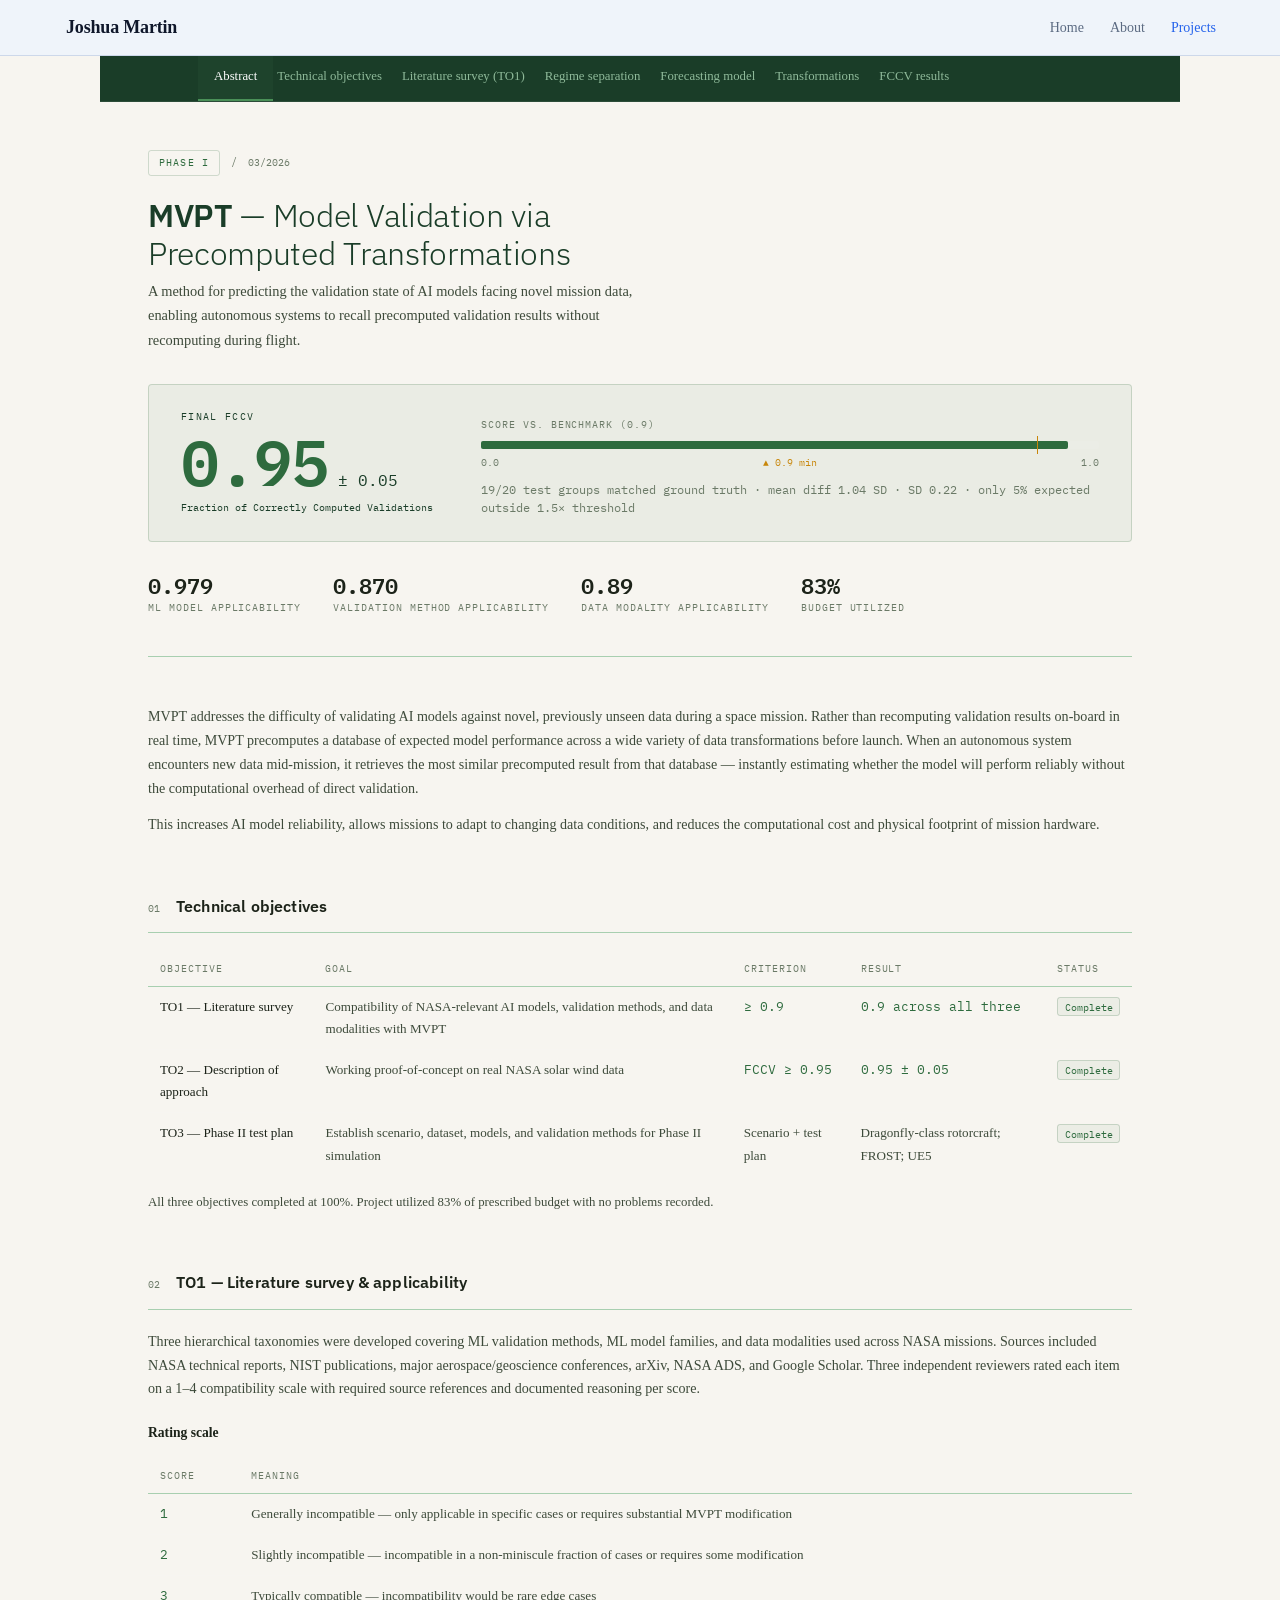
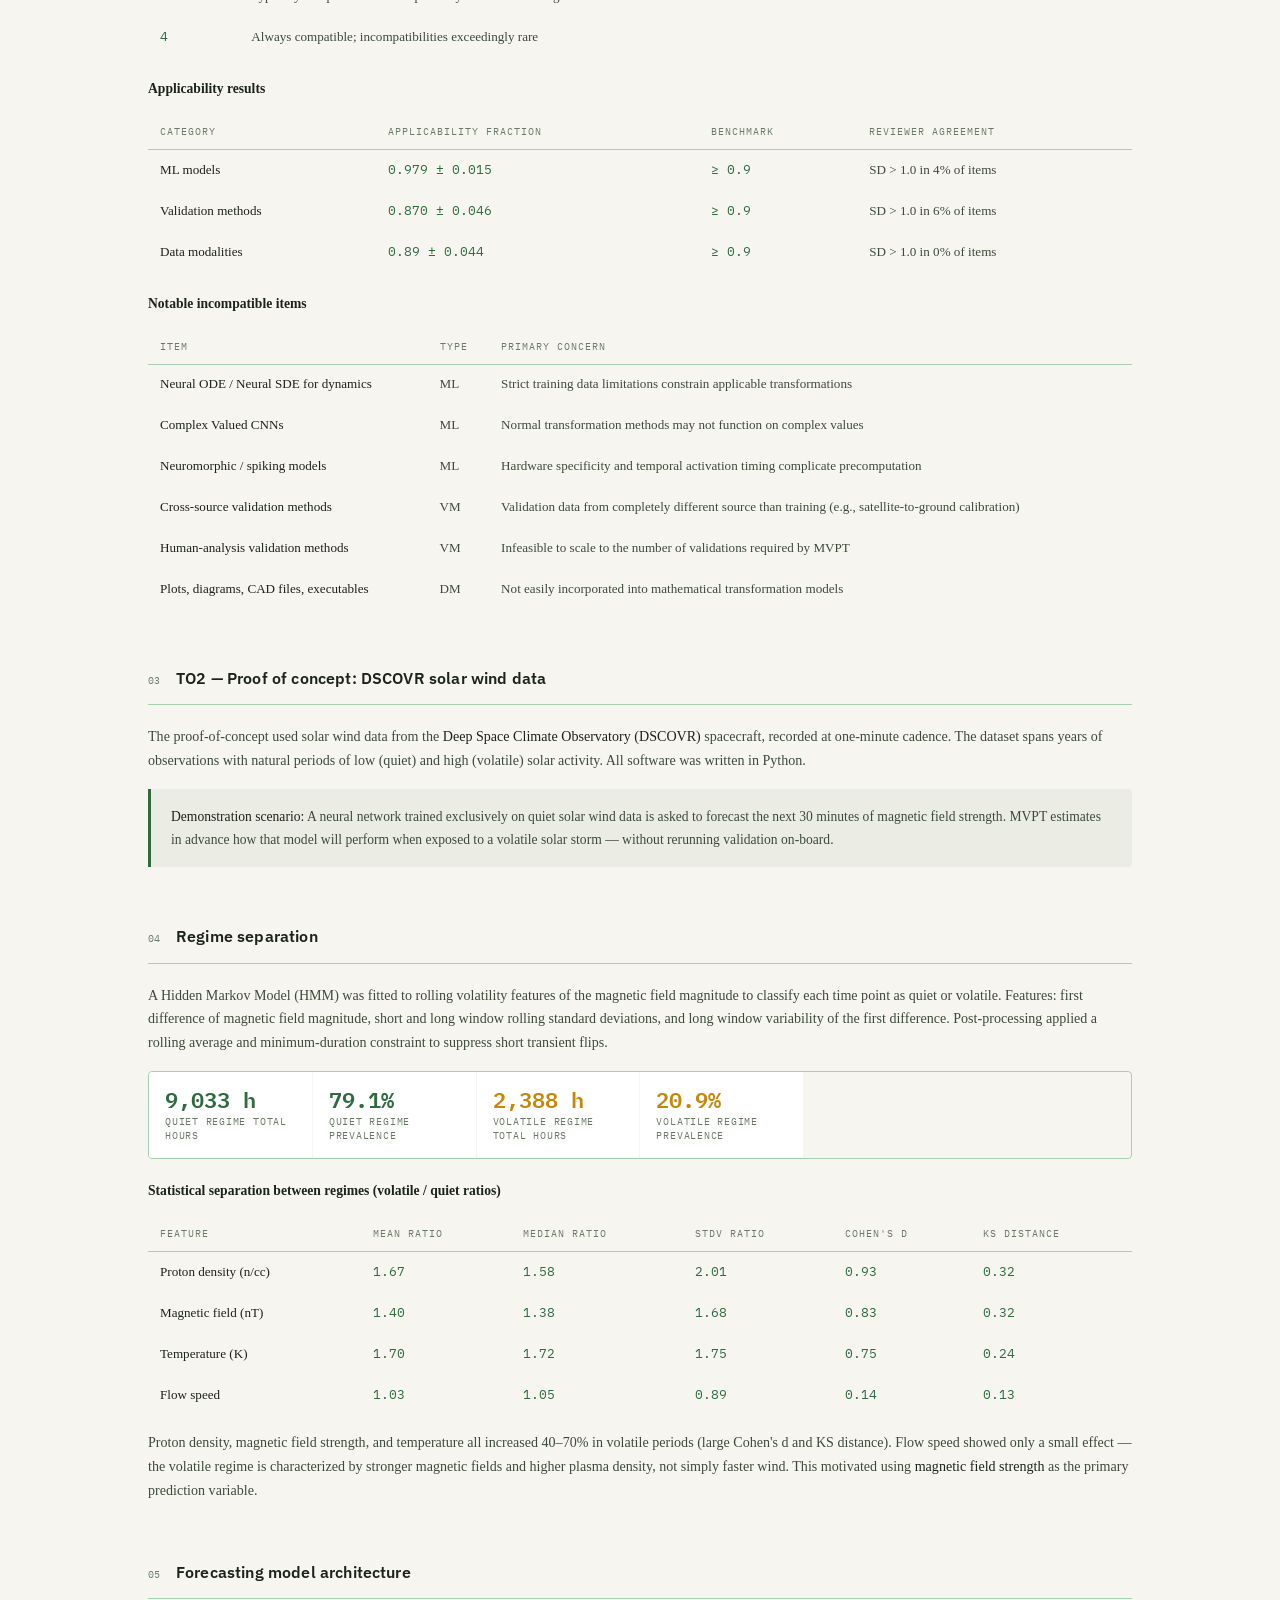
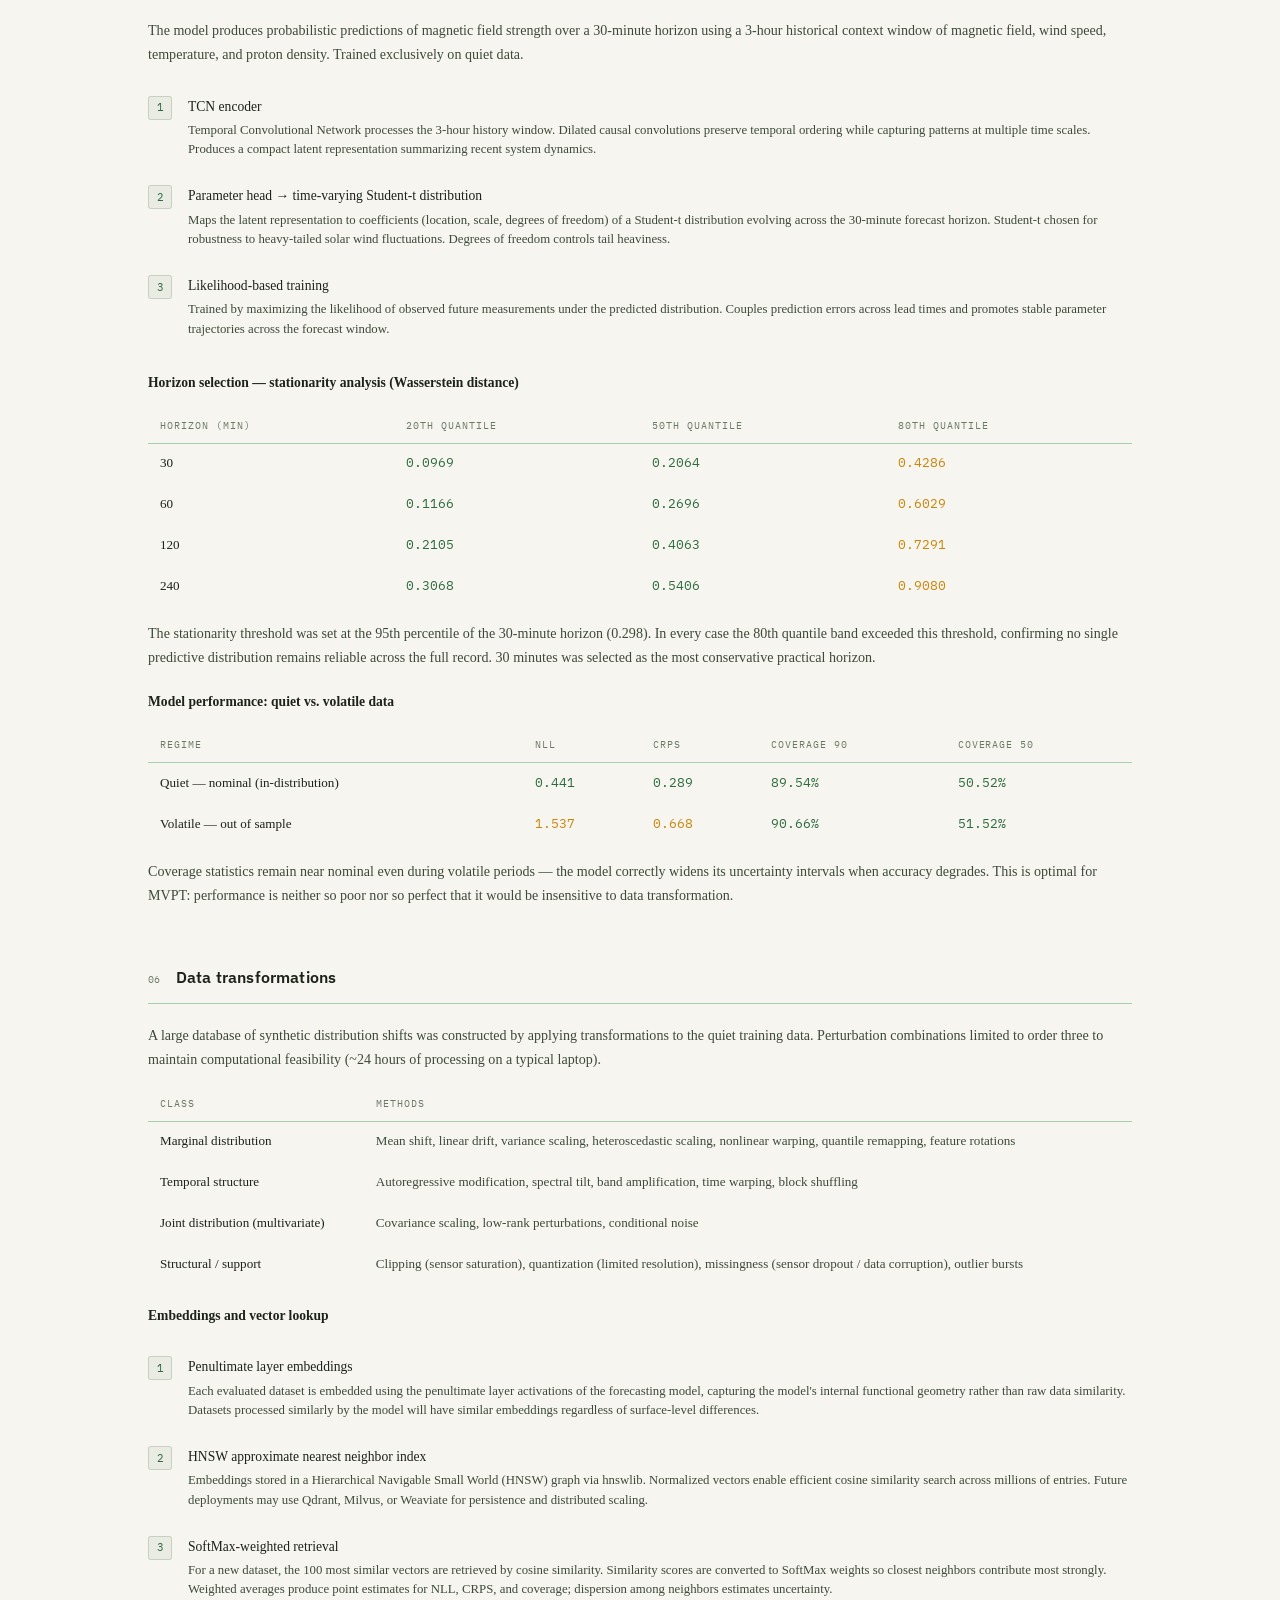
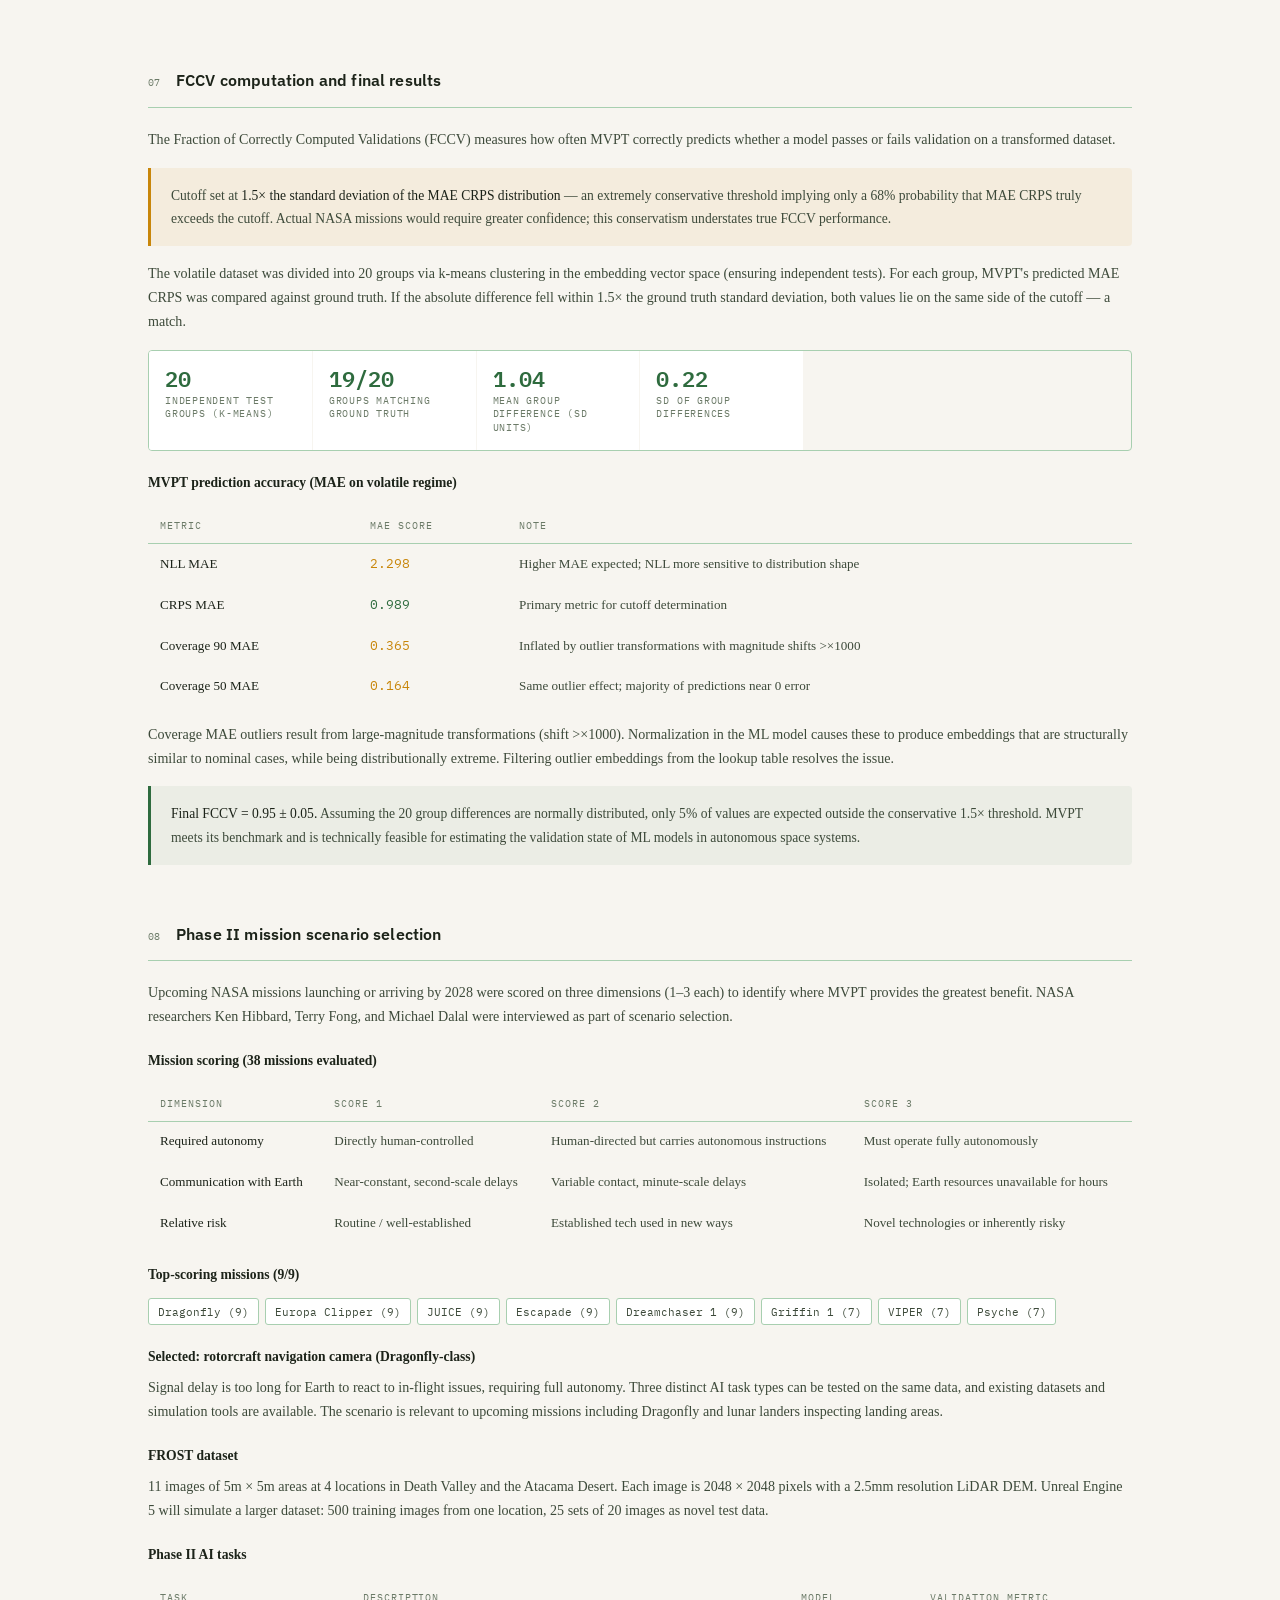
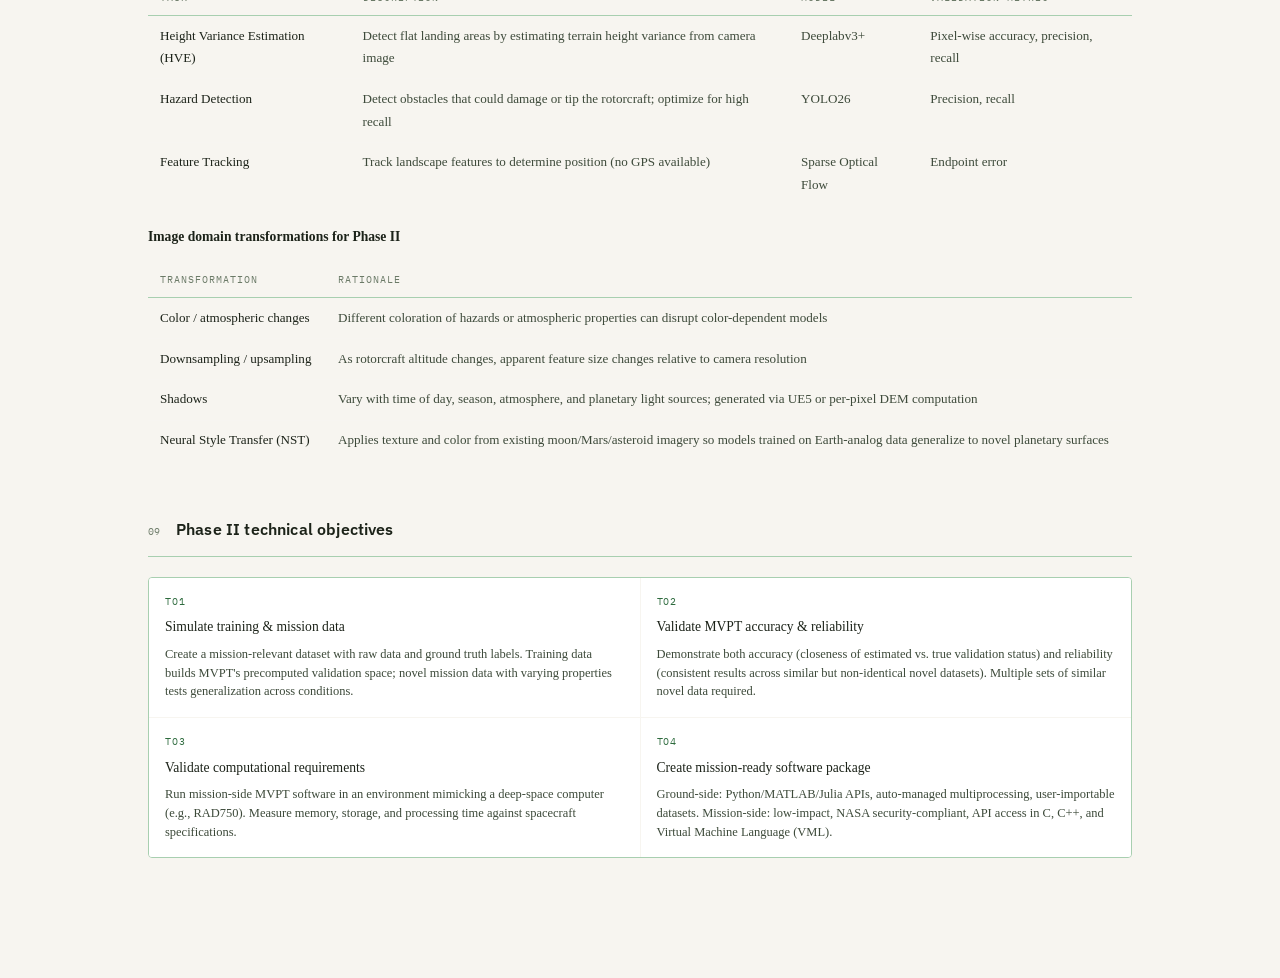
<file: projects/mvpt/index.html>
<!DOCTYPE html>
<html lang="en">
<head>
<meta charset="UTF-8">
<meta name="viewport" content="width=device-width, initial-scale=1.0">
<title>MVPT — Model Validation via Precomputed Transformations</title>
<link rel="preconnect" href="https://fonts.googleapis.com">
<link rel="preconnect" href="https://fonts.gstatic.com" crossorigin>
<link href="https://fonts.googleapis.com/css2?family=IBM+Plex+Mono:wght@400;600&family=IBM+Plex+Sans:ital,wght@0,300;0,400;0,500;0,600;1,400&display=swap" rel="stylesheet">
<style>
:root {
  --space: #0a0f1c;
  --space-mid: #111827;
  --space-border: #1e2d45;
  --teal: #1adfaa;
  --teal-dim: #0f9e78;
  --teal-bg: rgba(26,223,170,0.07);
  --teal-border: rgba(26,223,170,0.2);
  --text: #e8eaf0;
  --text-mid: #9ba3b8;
  --text-dim: #5a6478;
  --white: #f0f2f8;
  --amber: #f0a940;
  --amber-bg: rgba(240,169,64,0.08);
  --mono: 'IBM Plex Mono', monospace;
  --sans: 'IBM Plex Sans', system-ui, sans-serif;
}
* { box-sizing: border-box; margin: 0; padding: 0; }
html { scroll-behavior: smooth; }
body { background: var(--space); color: var(--text); font-family: var(--sans); font-size: 15px; line-height: 1.7; }

.layout { display: grid; grid-template-columns: 220px 1fr; min-height: 100vh; max-width: 1080px; margin: 0 auto; }

.sidebar { position: sticky; top: 0; height: 100vh; overflow-y: auto; padding: 2.5rem 1.5rem 2rem 0; border-right: 1px solid var(--space-border); display: flex; flex-direction: column; }
.sidebar-logo { font-family: var(--mono); font-size: 0.7rem; color: var(--teal); letter-spacing: 0.12em; text-transform: uppercase; margin-bottom: 0.4rem; }
.sidebar-title { font-size: 0.85rem; font-weight: 600; color: var(--white); line-height: 1.3; margin-bottom: 2rem; padding-bottom: 1.5rem; border-bottom: 1px solid var(--space-border); }
.nav-label { font-family: var(--mono); font-size: 0.6rem; color: var(--text-dim); text-transform: uppercase; letter-spacing: 0.14em; margin-bottom: 0.5rem; margin-top: 1.25rem; display: block; }
nav a { display: block; font-size: 0.8rem; color: var(--text-mid); text-decoration: none; padding: 0.3rem 0 0.3rem 0.75rem; margin-left: -0.75rem; transition: color 0.15s; border-left: 2px solid transparent; }
nav a:hover { color: var(--teal); }
nav a.active { color: var(--teal); border-left-color: var(--teal); }
.sidebar-meta { margin-top: auto; padding-top: 1.5rem; border-top: 1px solid var(--space-border); }
.meta-row { font-family: var(--mono); font-size: 0.65rem; color: var(--text-dim); margin-bottom: 0.35rem; line-height: 1.4; }
.meta-row span { color: var(--text-mid); }

main { padding: 0 3rem 4rem 3rem; }

.hero { padding: 3rem 0 2.5rem; border-bottom: 1px solid var(--space-border); margin-bottom: 3rem; }
.hero-eyebrow { display: flex; align-items: center; gap: 0.75rem; margin-bottom: 1.25rem; }
.eyebrow-tag { font-family: var(--mono); font-size: 0.65rem; text-transform: uppercase; letter-spacing: 0.12em; padding: 0.2rem 0.6rem; border: 1px solid var(--teal-border); color: var(--teal); border-radius: 3px; }
.eyebrow-sep { color: var(--text-dim); }
.eyebrow-info { font-family: var(--mono); font-size: 0.65rem; color: var(--text-dim); }
h1 { font-family: var(--sans); font-size: 2rem; font-weight: 300; line-height: 1.2; color: var(--white); margin-bottom: 0.4rem; letter-spacing: -0.01em; }
h1 strong { font-weight: 600; }
.hero-sub { font-size: 0.9rem; color: var(--text-mid); max-width: 520px; margin-bottom: 2rem; }

.fccv-display { display: flex; align-items: flex-end; gap: 3rem; padding: 1.5rem 2rem; background: var(--teal-bg); border: 1px solid var(--teal-border); border-radius: 4px; margin-bottom: 2rem; flex-wrap: wrap; }
.fccv-main { display: flex; flex-direction: column; }
.fccv-label { font-family: var(--mono); font-size: 0.6rem; text-transform: uppercase; letter-spacing: 0.14em; color: var(--teal-dim); margin-bottom: 0.2rem; }
.fccv-number { font-family: var(--mono); font-size: 4rem; font-weight: 600; color: var(--teal); line-height: 1; letter-spacing: -0.02em; }
.fccv-unit { font-family: var(--mono); font-size: 1rem; color: var(--teal-dim); }
.fccv-bar-wrap { flex: 1; min-width: 200px; }
.fccv-bar-label { font-family: var(--mono); font-size: 0.6rem; color: var(--text-dim); text-transform: uppercase; letter-spacing: 0.1em; margin-bottom: 0.5rem; }
.fccv-bar-track { height: 8px; background: rgba(255,255,255,0.06); border-radius: 2px; overflow: visible; margin-bottom: 0.35rem; position: relative; }
.fccv-bar-fill { height: 100%; width: 95%; background: var(--teal); border-radius: 2px; }
.fccv-benchmark { position: absolute; left: 90%; top: -5px; bottom: -5px; width: 1px; background: var(--amber); }
.fccv-benchmark-line { display: flex; justify-content: space-between; font-family: var(--mono); font-size: 0.6rem; color: var(--text-dim); }
.fccv-benchmark-line .mark { color: var(--amber); }
.fccv-note { font-size: 0.75rem; color: var(--text-dim); margin-top: 0.6rem; font-family: var(--mono); line-height: 1.5; }

.hero-stats { display: flex; gap: 2rem; flex-wrap: wrap; }
.hero-stat { display: flex; flex-direction: column; }
.hero-stat-val { font-family: var(--mono); font-size: 1.4rem; font-weight: 600; color: var(--white); line-height: 1; }
.hero-stat-key { font-family: var(--mono); font-size: 0.6rem; color: var(--text-dim); text-transform: uppercase; letter-spacing: 0.1em; margin-top: 0.25rem; }

section { margin-bottom: 3.5rem; }
.section-head { display: flex; align-items: baseline; gap: 1rem; margin-bottom: 1.25rem; padding-bottom: 0.75rem; border-bottom: 1px solid var(--space-border); }
h2 { font-family: var(--sans); font-size: 1rem; font-weight: 600; color: var(--white); letter-spacing: 0.01em; }
.section-num { font-family: var(--mono); font-size: 0.65rem; color: var(--text-dim); }
h3 { font-size: 0.85rem; font-weight: 600; color: var(--text); margin-bottom: 0.5rem; margin-top: 1.25rem; }
p { color: var(--text-mid); font-size: 0.88rem; margin-bottom: 0.75rem; }
p:last-child { margin-bottom: 0; }
p strong { color: var(--text); font-weight: 500; }

.data-table { width: 100%; border-collapse: collapse; font-size: 0.82rem; margin: 1rem 0; }
.data-table th { font-family: var(--mono); font-size: 0.62rem; text-transform: uppercase; letter-spacing: 0.1em; color: var(--text-dim); text-align: left; padding: 0.5rem 0.75rem; border-bottom: 1px solid var(--space-border); font-weight: 400; }
.data-table td { padding: 0.55rem 0.75rem; border-bottom: 1px solid rgba(255,255,255,0.04); color: var(--text-mid); vertical-align: top; }
.data-table td:first-child { color: var(--text); }
.data-table tr:last-child td { border-bottom: none; }
.data-table tbody tr:hover td { background: rgba(255,255,255,0.02); }
.num { font-family: var(--mono); color: var(--teal) !important; }
.num-amber { font-family: var(--mono); color: var(--amber) !important; }
.num-white { font-family: var(--mono); color: var(--white) !important; }
.pass { font-family: var(--mono); font-size: 0.65rem; color: var(--teal); background: var(--teal-bg); border: 1px solid var(--teal-border); padding: 0.1rem 0.4rem; border-radius: 3px; }

.stat-grid { display: grid; grid-template-columns: repeat(auto-fill, minmax(140px, 1fr)); gap: 1px; border: 1px solid var(--space-border); border-radius: 4px; overflow: hidden; margin: 1rem 0; }
.stat-cell { background: var(--space-mid); padding: 1rem; }
.stat-cell-val { font-family: var(--mono); font-size: 1.4rem; font-weight: 600; color: var(--teal); line-height: 1; margin-bottom: 0.3rem; }
.stat-cell-val.amber { color: var(--amber); }
.stat-cell-label { font-family: var(--mono); font-size: 0.6rem; color: var(--text-dim); text-transform: uppercase; letter-spacing: 0.08em; line-height: 1.4; }

.callout { background: var(--teal-bg); border-left: 3px solid var(--teal); padding: 1rem 1.25rem; border-radius: 0 4px 4px 0; margin: 1rem 0; font-size: 0.85rem; color: var(--text-mid); }
.callout strong { color: var(--text); font-weight: 500; }
.callout-amber { background: var(--amber-bg); border-left-color: var(--amber); }

.algo-steps { margin: 1rem 0; }
.algo-step { display: flex; gap: 1rem; padding: 0.75rem 0; border-bottom: 1px solid rgba(255,255,255,0.04); align-items: flex-start; }
.algo-step:last-child { border-bottom: none; }
.algo-n { font-family: var(--mono); font-size: 0.7rem; color: var(--teal); background: var(--teal-bg); border: 1px solid var(--teal-border); width: 24px; height: 24px; display: flex; align-items: center; justify-content: center; border-radius: 3px; flex-shrink: 0; margin-top: 1px; }
.algo-body { flex: 1; }
.algo-title { font-size: 0.85rem; font-weight: 500; color: var(--text); margin-bottom: 0.2rem; }
.algo-desc { font-size: 0.8rem; color: var(--text-mid); line-height: 1.5; }

.tag-list { display: flex; flex-wrap: wrap; gap: 0.4rem; margin: 0.75rem 0; }
.tag { font-family: var(--mono); font-size: 0.68rem; padding: 0.2rem 0.55rem; background: var(--space-mid); border: 1px solid var(--space-border); color: var(--text-mid); border-radius: 3px; }

.phase2-grid { display: grid; grid-template-columns: 1fr 1fr; gap: 1px; border: 1px solid var(--space-border); border-radius: 4px; overflow: hidden; margin: 1rem 0; }
.phase2-cell { background: var(--space-mid); padding: 1rem; }
.phase2-to { font-family: var(--mono); font-size: 0.62rem; color: var(--teal); text-transform: uppercase; letter-spacing: 0.1em; margin-bottom: 0.3rem; }
.phase2-title { font-size: 0.85rem; font-weight: 500; color: var(--text); margin-bottom: 0.4rem; }
.phase2-desc { font-size: 0.78rem; color: var(--text-mid); line-height: 1.5; }

@media (max-width: 768px) {
  .layout { grid-template-columns: 1fr; }
  .sidebar { display: none; }
  main { padding: 1.5rem; }
  .fccv-display { flex-direction: column; gap: 1.5rem; }
  h1 { font-size: 1.5rem; }
  .phase2-grid { grid-template-columns: 1fr; }
}
</style>
<style>
/* ── Site primary nav ── */
.pnav{height:56px;border-bottom:1px solid #cdd8ea;background:rgba(238,243,251,0.92);backdrop-filter:blur(10px);position:sticky;top:0;z-index:9999;display:flex;align-items:center}
.pnav-inner{width:100%;max-width:1200px;margin:0 auto;padding:0 1.5rem;display:flex;align-items:center;justify-content:space-between}
.pnav-logo{font-family:'Lora',Georgia,serif;font-size:1.125rem;font-weight:600;color:#0f172a;text-decoration:none;letter-spacing:-0.01em}
.pnav-list{display:flex;gap:1.5rem;list-style:none}
.pnav-list a{font-size:0.875rem;font-weight:500;color:#5c6b82;text-decoration:none;transition:color 150ms}
.pnav-list a:hover,.pnav-list a[aria-current]{color:#2563eb;text-decoration:none}
@media(max-width:600px){.pnav-logo{font-size:1rem}.pnav-list{gap:1rem}}
/* ── Silva-style override ── */
:root{
  --space:#F7F5F0;--space-mid:#ffffff;--space-border:#A8CFB0;
  --teal:#2E6B3E;--teal-dim:#1A3D28;
  --teal-bg:rgba(46,107,62,0.06);--teal-border:rgba(46,107,62,0.2);
  --text:#1C2319;--text-mid:#3D4A3A;--text-dim:#6B7A67;
  --white:#1C2319;
  --amber:#C8860A;--amber-bg:rgba(200,134,10,0.08);
}
body{background:var(--space);color:var(--text);font-family:Georgia,"Times New Roman",serif}
/* Convert sidebar to horizontal top bar */
.layout{display:block!important}
.sidebar{position:sticky!important;top:56px!important;width:100%!important;height:auto!important;flex-direction:row!important;overflow-x:auto!important;scrollbar-width:none!important;align-items:center!important;padding:0 max(1rem,calc(50% - 430px))!important;border-right:none!important;border-bottom:1px solid rgba(255,255,255,0.08)!important;background:#1A3D28!important;z-index:100!important}
.sidebar::-webkit-scrollbar{display:none}
.sidebar-logo,.sidebar-title{display:none!important}
.nav-label{display:none!important}
.sidebar-meta{display:none!important}
.sidebar nav{display:flex!important;gap:0!important}
.sidebar nav a{color:#8FBA9A!important;border-left:none!important;border-bottom:2px solid transparent!important;white-space:nowrap!important;padding:0.65rem 1rem!important}
.sidebar nav a:hover,.sidebar nav a.active{color:#FFFFFF!important;border-bottom-color:#4A9058!important;border-left:none!important;background:rgba(74,144,88,0.08)!important}
h1{color:#1A3D28}
</style>
</head>
<body>

<nav class="pnav" aria-label="Site navigation">
  <div class="pnav-inner">
    <a href="/" class="pnav-logo">Joshua Martin</a>
    <ul class="pnav-list" role="list">
      <li><a href="/">Home</a></li>
      <li><a href="/about/">About</a></li>
      <li><a href="/projects/" aria-current="page">Projects</a></li>
    </ul>
  </div>
</nav>

<div class="layout">

<aside class="sidebar">
  <div class="sidebar-logo">NASA SBIR</div>
  <div class="sidebar-title">Model Validation via Precomputed Transformations</div>
  <span class="nav-label">Overview</span>
  <nav>
    <a href="#overview" class="active">Abstract</a>
    <a href="#objectives">Technical objectives</a>
  </nav>
  <span class="nav-label">Technical work</span>
  <nav>
    <a href="#literature">Literature survey (TO1)</a>
    <a href="#regime">Regime separation</a>
    <a href="#model">Forecasting model</a>
    <a href="#transformations">Transformations</a>
    <a href="#fccv">FCCV results</a>
  </nav>
  <div class="sidebar-meta">
    <div class="meta-row">Agency <span>NASA / NSSC</span></div>
    <div class="meta-row">Phase <span>I</span></div>
    <div class="meta-row">Period <span>Oct 2025 – Mar 2026</span></div>
    <div class="meta-row" style="margin-top:0.5rem">My Role <span style="color:var(--amber)">Technical Contributor</span></div>
  </div>
</aside>

<main>

  <div class="hero" id="overview">
    <div class="hero-eyebrow">
      <span class="eyebrow-tag">Phase I</span>
      <span class="eyebrow-sep">/</span>
      <span class="eyebrow-info">03/2026</span>
    </div>
    <h1><strong>MVPT</strong> — Model Validation via<br>Precomputed Transformations</h1>
    <p class="hero-sub">A method for predicting the validation state of AI models facing novel mission data, enabling autonomous systems to recall precomputed validation results without recomputing during flight.</p>

    <div class="fccv-display">
      <div class="fccv-main">
        <span class="fccv-label">Final FCCV</span>
        <div><span class="fccv-number">0.95</span><span class="fccv-unit"> ± 0.05</span></div>
        <span style="font-family:var(--mono);font-size:0.62rem;color:var(--teal-dim);margin-top:0.35rem">Fraction of Correctly Computed Validations</span>
      </div>
      <div class="fccv-bar-wrap">
        <div class="fccv-bar-label">Score vs. benchmark (0.9)</div>
        <div class="fccv-bar-track">
          <div class="fccv-bar-fill"></div>
          <div class="fccv-benchmark"></div>
        </div>
        <div class="fccv-benchmark-line">
          <span>0.0</span><span class="mark">▲ 0.9 min</span><span>1.0</span>
        </div>
        <p class="fccv-note">19/20 test groups matched ground truth · mean diff 1.04 SD · SD 0.22 · only 5% expected outside 1.5× threshold</p>
      </div>
    </div>

    <div class="hero-stats">
      <div class="hero-stat"><span class="hero-stat-val">0.979</span><span class="hero-stat-key">ML model applicability</span></div>
      <div class="hero-stat"><span class="hero-stat-val">0.870</span><span class="hero-stat-key">Validation method applicability</span></div>
      <div class="hero-stat"><span class="hero-stat-val">0.89</span><span class="hero-stat-key">Data modality applicability</span></div>
      <div class="hero-stat"><span class="hero-stat-val">83%</span><span class="hero-stat-key">Budget utilized</span></div>
    </div>
  </div>

  <section>
    <p>MVPT addresses the difficulty of validating AI models against novel, previously unseen data during a space mission. Rather than recomputing validation results on-board in real time, MVPT precomputes a database of expected model performance across a wide variety of data transformations before launch. When an autonomous system encounters new data mid-mission, it retrieves the most similar precomputed result from that database — instantly estimating whether the model will perform reliably without the computational overhead of direct validation.</p>
    <p>This increases AI model reliability, allows missions to adapt to changing data conditions, and reduces the computational cost and physical footprint of mission hardware.</p>
  </section>

  <section id="objectives">
    <div class="section-head"><span class="section-num">01</span><h2>Technical objectives</h2></div>
    <table class="data-table">
      <thead><tr><th>Objective</th><th>Goal</th><th>Criterion</th><th>Result</th><th>Status</th></tr></thead>
      <tbody>
        <tr>
          <td>TO1 — Literature survey</td>
          <td>Compatibility of NASA-relevant AI models, validation methods, and data modalities with MVPT</td>
          <td class="num">≥ 0.9</td><td class="num">0.9 across all three</td><td><span class="pass">Complete</span></td>
        </tr>
        <tr>
          <td>TO2 — Description of approach</td>
          <td>Working proof-of-concept on real NASA solar wind data</td>
          <td class="num">FCCV ≥ 0.95</td><td class="num">0.95 ± 0.05</td><td><span class="pass">Complete</span></td>
        </tr>
        <tr>
          <td>TO3 — Phase II test plan</td>
          <td>Establish scenario, dataset, models, and validation methods for Phase II simulation</td>
          <td>Scenario + test plan</td><td>Dragonfly-class rotorcraft; FROST; UE5</td><td><span class="pass">Complete</span></td>
        </tr>
      </tbody>
    </table>
    <p style="font-size:0.8rem">All three objectives completed at 100%. Project utilized 83% of prescribed budget with no problems recorded.</p>
  </section>

  <section id="literature">
    <div class="section-head"><span class="section-num">02</span><h2>TO1 — Literature survey &amp; applicability</h2></div>
    <p>Three hierarchical taxonomies were developed covering ML validation methods, ML model families, and data modalities used across NASA missions. Sources included NASA technical reports, NIST publications, major aerospace/geoscience conferences, arXiv, NASA ADS, and Google Scholar. Three independent reviewers rated each item on a 1–4 compatibility scale with required source references and documented reasoning per score.</p>

    <h3>Rating scale</h3>
    <table class="data-table">
      <thead><tr><th>Score</th><th>Meaning</th></tr></thead>
      <tbody>
        <tr><td class="num">1</td><td>Generally incompatible — only applicable in specific cases or requires substantial MVPT modification</td></tr>
        <tr><td class="num">2</td><td>Slightly incompatible — incompatible in a non-miniscule fraction of cases or requires some modification</td></tr>
        <tr><td class="num">3</td><td>Typically compatible — incompatibility would be rare edge cases</td></tr>
        <tr><td class="num">4</td><td>Always compatible; incompatibilities exceedingly rare</td></tr>
      </tbody>
    </table>

    <h3>Applicability results</h3>
    <table class="data-table">
      <thead><tr><th>Category</th><th>Applicability fraction</th><th>Benchmark</th><th>Reviewer agreement</th></tr></thead>
      <tbody>
        <tr><td>ML models</td><td class="num">0.979 ± 0.015</td><td class="num">≥ 0.9</td><td>SD &gt; 1.0 in 4% of items</td></tr>
        <tr><td>Validation methods</td><td class="num">0.870 ± 0.046</td><td class="num">≥ 0.9</td><td>SD &gt; 1.0 in 6% of items</td></tr>
        <tr><td>Data modalities</td><td class="num">0.89 ± 0.044</td><td class="num">≥ 0.9</td><td>SD &gt; 1.0 in 0% of items</td></tr>
      </tbody>
    </table>

    <h3>Notable incompatible items</h3>
    <table class="data-table">
      <thead><tr><th>Item</th><th>Type</th><th>Primary concern</th></tr></thead>
      <tbody>
        <tr><td>Neural ODE / Neural SDE for dynamics</td><td>ML</td><td>Strict training data limitations constrain applicable transformations</td></tr>
        <tr><td>Complex Valued CNNs</td><td>ML</td><td>Normal transformation methods may not function on complex values</td></tr>
        <tr><td>Neuromorphic / spiking models</td><td>ML</td><td>Hardware specificity and temporal activation timing complicate precomputation</td></tr>
        <tr><td>Cross-source validation methods</td><td>VM</td><td>Validation data from completely different source than training (e.g., satellite-to-ground calibration)</td></tr>
        <tr><td>Human-analysis validation methods</td><td>VM</td><td>Infeasible to scale to the number of validations required by MVPT</td></tr>
        <tr><td>Plots, diagrams, CAD files, executables</td><td>DM</td><td>Not easily incorporated into mathematical transformation models</td></tr>
      </tbody>
    </table>
  </section>

  <section id="poc">
    <div class="section-head"><span class="section-num">03</span><h2>TO2 — Proof of concept: DSCOVR solar wind data</h2></div>
    <p>The proof-of-concept used solar wind data from the <strong>Deep Space Climate Observatory (DSCOVR)</strong> spacecraft, recorded at one-minute cadence. The dataset spans years of observations with natural periods of low (quiet) and high (volatile) solar activity. All software was written in Python.</p>
    <div class="callout">
      <strong>Demonstration scenario:</strong> A neural network trained exclusively on quiet solar wind data is asked to forecast the next 30 minutes of magnetic field strength. MVPT estimates in advance how that model will perform when exposed to a volatile solar storm — without rerunning validation on-board.
    </div>
  </section>

  <section id="regime">
    <div class="section-head"><span class="section-num">04</span><h2>Regime separation</h2></div>
    <p>A Hidden Markov Model (HMM) was fitted to rolling volatility features of the magnetic field magnitude to classify each time point as quiet or volatile. Features: first difference of magnetic field magnitude, short and long window rolling standard deviations, and long window variability of the first difference. Post-processing applied a rolling average and minimum-duration constraint to suppress short transient flips.</p>

    <div class="stat-grid">
      <div class="stat-cell"><div class="stat-cell-val">9,033 h</div><div class="stat-cell-label">Quiet regime total hours</div></div>
      <div class="stat-cell"><div class="stat-cell-val">79.1%</div><div class="stat-cell-label">Quiet regime prevalence</div></div>
      <div class="stat-cell"><div class="stat-cell-val amber">2,388 h</div><div class="stat-cell-label">Volatile regime total hours</div></div>
      <div class="stat-cell"><div class="stat-cell-val amber">20.9%</div><div class="stat-cell-label">Volatile regime prevalence</div></div>
    </div>

    <h3>Statistical separation between regimes (volatile / quiet ratios)</h3>
    <table class="data-table">
      <thead><tr><th>Feature</th><th>Mean ratio</th><th>Median ratio</th><th>STDV ratio</th><th>Cohen's d</th><th>KS distance</th></tr></thead>
      <tbody>
        <tr><td>Proton density (n/cc)</td><td class="num">1.67</td><td class="num">1.58</td><td class="num">2.01</td><td class="num">0.93</td><td class="num">0.32</td></tr>
        <tr><td>Magnetic field (nT)</td><td class="num">1.40</td><td class="num">1.38</td><td class="num">1.68</td><td class="num">0.83</td><td class="num">0.32</td></tr>
        <tr><td>Temperature (K)</td><td class="num">1.70</td><td class="num">1.72</td><td class="num">1.75</td><td class="num">0.75</td><td class="num">0.24</td></tr>
        <tr><td>Flow speed</td><td class="num">1.03</td><td class="num">1.05</td><td class="num">0.89</td><td class="num">0.14</td><td class="num">0.13</td></tr>
      </tbody>
    </table>
    <p>Proton density, magnetic field strength, and temperature all increased 40–70% in volatile periods (large Cohen's d and KS distance). Flow speed showed only a small effect — the volatile regime is characterized by stronger magnetic fields and higher plasma density, not simply faster wind. This motivated using <strong>magnetic field strength</strong> as the primary prediction variable.</p>
  </section>

  <section id="model">
    <div class="section-head"><span class="section-num">05</span><h2>Forecasting model architecture</h2></div>
    <p>The model produces probabilistic predictions of magnetic field strength over a 30-minute horizon using a 3-hour historical context window of magnetic field, wind speed, temperature, and proton density. Trained exclusively on quiet data.</p>

    <div class="algo-steps">
      <div class="algo-step">
        <div class="algo-n">1</div>
        <div class="algo-body">
          <div class="algo-title">TCN encoder</div>
          <div class="algo-desc">Temporal Convolutional Network processes the 3-hour history window. Dilated causal convolutions preserve temporal ordering while capturing patterns at multiple time scales. Produces a compact latent representation summarizing recent system dynamics.</div>
        </div>
      </div>
      <div class="algo-step">
        <div class="algo-n">2</div>
        <div class="algo-body">
          <div class="algo-title">Parameter head → time-varying Student-t distribution</div>
          <div class="algo-desc">Maps the latent representation to coefficients (location, scale, degrees of freedom) of a Student-t distribution evolving across the 30-minute forecast horizon. Student-t chosen for robustness to heavy-tailed solar wind fluctuations. Degrees of freedom controls tail heaviness.</div>
        </div>
      </div>
      <div class="algo-step">
        <div class="algo-n">3</div>
        <div class="algo-body">
          <div class="algo-title">Likelihood-based training</div>
          <div class="algo-desc">Trained by maximizing the likelihood of observed future measurements under the predicted distribution. Couples prediction errors across lead times and promotes stable parameter trajectories across the forecast window.</div>
        </div>
      </div>
    </div>

    <h3>Horizon selection — stationarity analysis (Wasserstein distance)</h3>
    <table class="data-table">
      <thead><tr><th>Horizon (min)</th><th>20th quantile</th><th>50th quantile</th><th>80th quantile</th></tr></thead>
      <tbody>
        <tr><td>30</td><td class="num">0.0969</td><td class="num">0.2064</td><td class="num-amber">0.4286</td></tr>
        <tr><td>60</td><td class="num">0.1166</td><td class="num">0.2696</td><td class="num-amber">0.6029</td></tr>
        <tr><td>120</td><td class="num">0.2105</td><td class="num">0.4063</td><td class="num-amber">0.7291</td></tr>
        <tr><td>240</td><td class="num">0.3068</td><td class="num">0.5406</td><td class="num-amber">0.9080</td></tr>
      </tbody>
    </table>
    <p>The stationarity threshold was set at the 95th percentile of the 30-minute horizon (0.298). In every case the 80th quantile band exceeded this threshold, confirming no single predictive distribution remains reliable across the full record. 30 minutes was selected as the most conservative practical horizon.</p>

    <h3>Model performance: quiet vs. volatile data</h3>
    <table class="data-table">
      <thead><tr><th>Regime</th><th>NLL</th><th>CRPS</th><th>Coverage 90</th><th>Coverage 50</th></tr></thead>
      <tbody>
        <tr><td>Quiet — nominal (in-distribution)</td><td class="num">0.441</td><td class="num">0.289</td><td class="num">89.54%</td><td class="num">50.52%</td></tr>
        <tr><td>Volatile — out of sample</td><td class="num-amber">1.537</td><td class="num-amber">0.668</td><td class="num">90.66%</td><td class="num">51.52%</td></tr>
      </tbody>
    </table>
    <p>Coverage statistics remain near nominal even during volatile periods — the model correctly widens its uncertainty intervals when accuracy degrades. This is optimal for MVPT: performance is neither so poor nor so perfect that it would be insensitive to data transformation.</p>
  </section>

  <section id="transformations">
    <div class="section-head"><span class="section-num">06</span><h2>Data transformations</h2></div>
    <p>A large database of synthetic distribution shifts was constructed by applying transformations to the quiet training data. Perturbation combinations limited to order three to maintain computational feasibility (~24 hours of processing on a typical laptop).</p>

    <table class="data-table">
      <thead><tr><th>Class</th><th>Methods</th></tr></thead>
      <tbody>
        <tr><td>Marginal distribution</td><td>Mean shift, linear drift, variance scaling, heteroscedastic scaling, nonlinear warping, quantile remapping, feature rotations</td></tr>
        <tr><td>Temporal structure</td><td>Autoregressive modification, spectral tilt, band amplification, time warping, block shuffling</td></tr>
        <tr><td>Joint distribution (multivariate)</td><td>Covariance scaling, low-rank perturbations, conditional noise</td></tr>
        <tr><td>Structural / support</td><td>Clipping (sensor saturation), quantization (limited resolution), missingness (sensor dropout / data corruption), outlier bursts</td></tr>
      </tbody>
    </table>

    <h3>Embeddings and vector lookup</h3>
    <div class="algo-steps">
      <div class="algo-step">
        <div class="algo-n">1</div>
        <div class="algo-body">
          <div class="algo-title">Penultimate layer embeddings</div>
          <div class="algo-desc">Each evaluated dataset is embedded using the penultimate layer activations of the forecasting model, capturing the model's internal functional geometry rather than raw data similarity. Datasets processed similarly by the model will have similar embeddings regardless of surface-level differences.</div>
        </div>
      </div>
      <div class="algo-step">
        <div class="algo-n">2</div>
        <div class="algo-body">
          <div class="algo-title">HNSW approximate nearest neighbor index</div>
          <div class="algo-desc">Embeddings stored in a Hierarchical Navigable Small World (HNSW) graph via hnswlib. Normalized vectors enable efficient cosine similarity search across millions of entries. Future deployments may use Qdrant, Milvus, or Weaviate for persistence and distributed scaling.</div>
        </div>
      </div>
      <div class="algo-step">
        <div class="algo-n">3</div>
        <div class="algo-body">
          <div class="algo-title">SoftMax-weighted retrieval</div>
          <div class="algo-desc">For a new dataset, the 100 most similar vectors are retrieved by cosine similarity. Similarity scores are converted to SoftMax weights so closest neighbors contribute most strongly. Weighted averages produce point estimates for NLL, CRPS, and coverage; dispersion among neighbors estimates uncertainty.</div>
        </div>
      </div>
    </div>
  </section>

  <section id="fccv">
    <div class="section-head"><span class="section-num">07</span><h2>FCCV computation and final results</h2></div>
    <p>The Fraction of Correctly Computed Validations (FCCV) measures how often MVPT correctly predicts whether a model passes or fails validation on a transformed dataset.</p>

    <div class="callout callout-amber">
      Cutoff set at <strong>1.5× the standard deviation of the MAE CRPS distribution</strong> — an extremely conservative threshold implying only a 68% probability that MAE CRPS truly exceeds the cutoff. Actual NASA missions would require greater confidence; this conservatism understates true FCCV performance.
    </div>

    <p>The volatile dataset was divided into 20 groups via k-means clustering in the embedding vector space (ensuring independent tests). For each group, MVPT's predicted MAE CRPS was compared against ground truth. If the absolute difference fell within 1.5× the ground truth standard deviation, both values lie on the same side of the cutoff — a match.</p>

    <div class="stat-grid">
      <div class="stat-cell"><div class="stat-cell-val">20</div><div class="stat-cell-label">Independent test groups (k-means)</div></div>
      <div class="stat-cell"><div class="stat-cell-val">19/20</div><div class="stat-cell-label">Groups matching ground truth</div></div>
      <div class="stat-cell"><div class="stat-cell-val">1.04</div><div class="stat-cell-label">Mean group difference (SD units)</div></div>
      <div class="stat-cell"><div class="stat-cell-val">0.22</div><div class="stat-cell-label">SD of group differences</div></div>
    </div>

    <h3>MVPT prediction accuracy (MAE on volatile regime)</h3>
    <table class="data-table">
      <thead><tr><th>Metric</th><th>MAE score</th><th>Note</th></tr></thead>
      <tbody>
        <tr><td>NLL MAE</td><td class="num-amber">2.298</td><td>Higher MAE expected; NLL more sensitive to distribution shape</td></tr>
        <tr><td>CRPS MAE</td><td class="num">0.989</td><td>Primary metric for cutoff determination</td></tr>
        <tr><td>Coverage 90 MAE</td><td class="num-amber">0.365</td><td>Inflated by outlier transformations with magnitude shifts &gt;×1000</td></tr>
        <tr><td>Coverage 50 MAE</td><td class="num-amber">0.164</td><td>Same outlier effect; majority of predictions near 0 error</td></tr>
      </tbody>
    </table>
    <p>Coverage MAE outliers result from large-magnitude transformations (shift &gt;×1000). Normalization in the ML model causes these to produce embeddings that are structurally similar to nominal cases, while being distributionally extreme. Filtering outlier embeddings from the lookup table resolves the issue.</p>

    <div class="callout">
      <strong>Final FCCV = 0.95 ± 0.05.</strong> Assuming the 20 group differences are normally distributed, only 5% of values are expected outside the conservative 1.5× threshold. MVPT meets its benchmark and is technically feasible for estimating the validation state of ML models in autonomous space systems.
    </div>
  </section>

  <section id="scenario">
    <div class="section-head"><span class="section-num">08</span><h2>Phase II mission scenario selection</h2></div>
    <p>Upcoming NASA missions launching or arriving by 2028 were scored on three dimensions (1–3 each) to identify where MVPT provides the greatest benefit. NASA researchers Ken Hibbard, Terry Fong, and Michael Dalal were interviewed as part of scenario selection.</p>

    <h3>Mission scoring (38 missions evaluated)</h3>
    <table class="data-table">
      <thead><tr><th>Dimension</th><th>Score 1</th><th>Score 2</th><th>Score 3</th></tr></thead>
      <tbody>
        <tr><td>Required autonomy</td><td>Directly human-controlled</td><td>Human-directed but carries autonomous instructions</td><td>Must operate fully autonomously</td></tr>
        <tr><td>Communication with Earth</td><td>Near-constant, second-scale delays</td><td>Variable contact, minute-scale delays</td><td>Isolated; Earth resources unavailable for hours</td></tr>
        <tr><td>Relative risk</td><td>Routine / well-established</td><td>Established tech used in new ways</td><td>Novel technologies or inherently risky</td></tr>
      </tbody>
    </table>

    <h3>Top-scoring missions (9/9)</h3>
    <div class="tag-list">
      <span class="tag">Dragonfly (9)</span><span class="tag">Europa Clipper (9)</span><span class="tag">JUICE (9)</span><span class="tag">Escapade (9)</span><span class="tag">Dreamchaser 1 (9)</span><span class="tag">Griffin 1 (7)</span><span class="tag">VIPER (7)</span><span class="tag">Psyche (7)</span>
    </div>

    <h3>Selected: rotorcraft navigation camera (Dragonfly-class)</h3>
    <p>Signal delay is too long for Earth to react to in-flight issues, requiring full autonomy. Three distinct AI task types can be tested on the same data, and existing datasets and simulation tools are available. The scenario is relevant to upcoming missions including Dragonfly and lunar landers inspecting landing areas.</p>

    <h3>FROST dataset</h3>
    <p>11 images of 5m × 5m areas at 4 locations in Death Valley and the Atacama Desert. Each image is 2048 × 2048 pixels with a 2.5mm resolution LiDAR DEM. Unreal Engine 5 will simulate a larger dataset: 500 training images from one location, 25 sets of 20 images as novel test data.</p>

    <h3>Phase II AI tasks</h3>
    <table class="data-table">
      <thead><tr><th>Task</th><th>Description</th><th>Model</th><th>Validation metric</th></tr></thead>
      <tbody>
        <tr><td>Height Variance Estimation (HVE)</td><td>Detect flat landing areas by estimating terrain height variance from camera image</td><td>Deeplabv3+</td><td>Pixel-wise accuracy, precision, recall</td></tr>
        <tr><td>Hazard Detection</td><td>Detect obstacles that could damage or tip the rotorcraft; optimize for high recall</td><td>YOLO26</td><td>Precision, recall</td></tr>
        <tr><td>Feature Tracking</td><td>Track landscape features to determine position (no GPS available)</td><td>Sparse Optical Flow</td><td>Endpoint error</td></tr>
      </tbody>
    </table>

    <h3>Image domain transformations for Phase II</h3>
    <table class="data-table">
      <thead><tr><th>Transformation</th><th>Rationale</th></tr></thead>
      <tbody>
        <tr><td>Color / atmospheric changes</td><td>Different coloration of hazards or atmospheric properties can disrupt color-dependent models</td></tr>
        <tr><td>Downsampling / upsampling</td><td>As rotorcraft altitude changes, apparent feature size changes relative to camera resolution</td></tr>
        <tr><td>Shadows</td><td>Vary with time of day, season, atmosphere, and planetary light sources; generated via UE5 or per-pixel DEM computation</td></tr>
        <tr><td>Neural Style Transfer (NST)</td><td>Applies texture and color from existing moon/Mars/asteroid imagery so models trained on Earth-analog data generalize to novel planetary surfaces</td></tr>
      </tbody>
    </table>
  </section>

  <section id="phase2-plan">
    <div class="section-head"><span class="section-num">09</span><h2>Phase II technical objectives</h2></div>
    <div class="phase2-grid">
      <div class="phase2-cell">
        <div class="phase2-to">TO1</div>
        <div class="phase2-title">Simulate training &amp; mission data</div>
        <div class="phase2-desc">Create a mission-relevant dataset with raw data and ground truth labels. Training data builds MVPT's precomputed validation space; novel mission data with varying properties tests generalization across conditions.</div>
      </div>
      <div class="phase2-cell">
        <div class="phase2-to">TO2</div>
        <div class="phase2-title">Validate MVPT accuracy &amp; reliability</div>
        <div class="phase2-desc">Demonstrate both accuracy (closeness of estimated vs. true validation status) and reliability (consistent results across similar but non-identical novel datasets). Multiple sets of similar novel data required.</div>
      </div>
      <div class="phase2-cell">
        <div class="phase2-to">TO3</div>
        <div class="phase2-title">Validate computational requirements</div>
        <div class="phase2-desc">Run mission-side MVPT software in an environment mimicking a deep-space computer (e.g., RAD750). Measure memory, storage, and processing time against spacecraft specifications.</div>
      </div>
      <div class="phase2-cell">
        <div class="phase2-to">TO4</div>
        <div class="phase2-title">Create mission-ready software package</div>
        <div class="phase2-desc">Ground-side: Python/MATLAB/Julia APIs, auto-managed multiprocessing, user-importable datasets. Mission-side: low-impact, NASA security-compliant, API access in C, C++, and Virtual Machine Language (VML).</div>
      </div>
    </div>
  </section>

</main>
</div>

<script>
const allSections = document.querySelectorAll('section[id], div.hero[id]');
const navLinks = document.querySelectorAll('nav a');
const observer = new IntersectionObserver(entries => {
  entries.forEach(entry => {
    if (entry.isIntersecting) {
      navLinks.forEach(a => a.classList.remove('active'));
      const active = document.querySelector(`nav a[href="#${entry.target.id}"]`);
      if (active) active.classList.add('active');
    }
  });
}, { rootMargin: '-10% 0px -80% 0px' });
allSections.forEach(s => observer.observe(s));
</script>
</body>
</html>
</file>
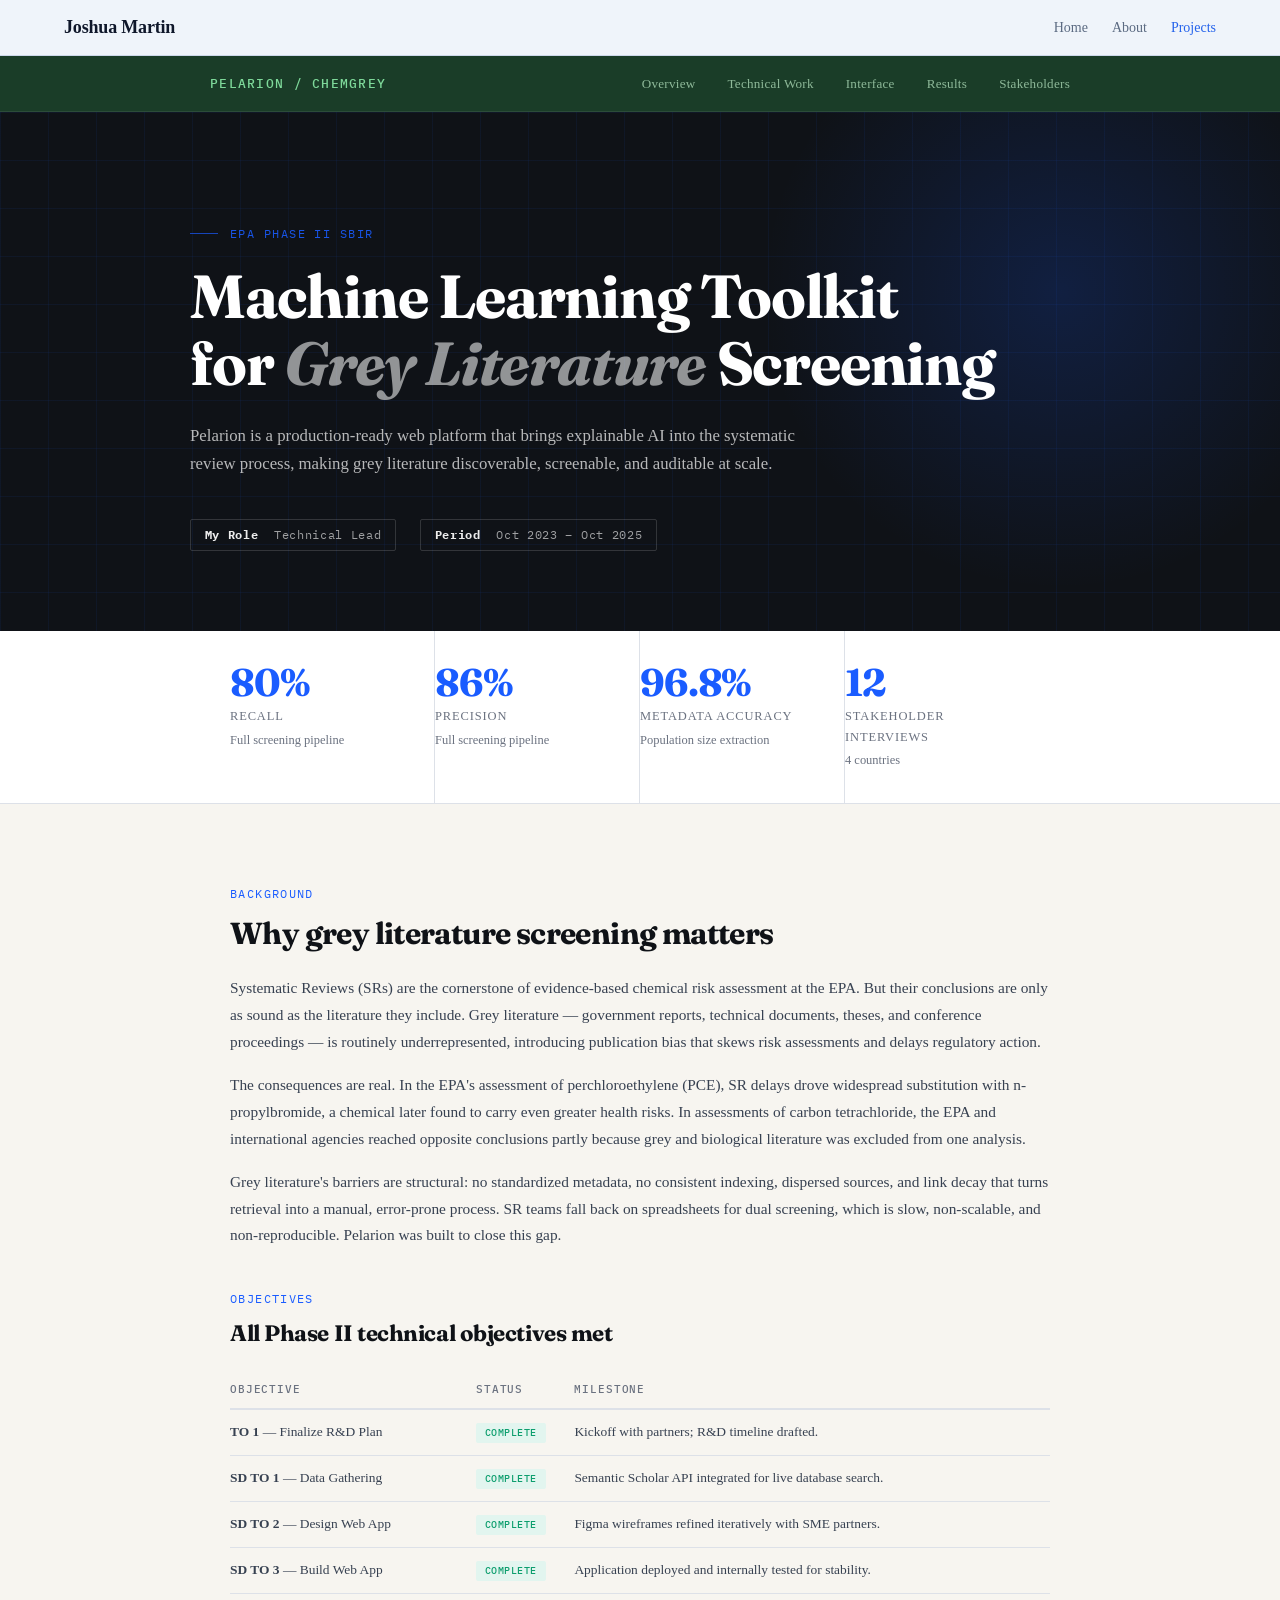
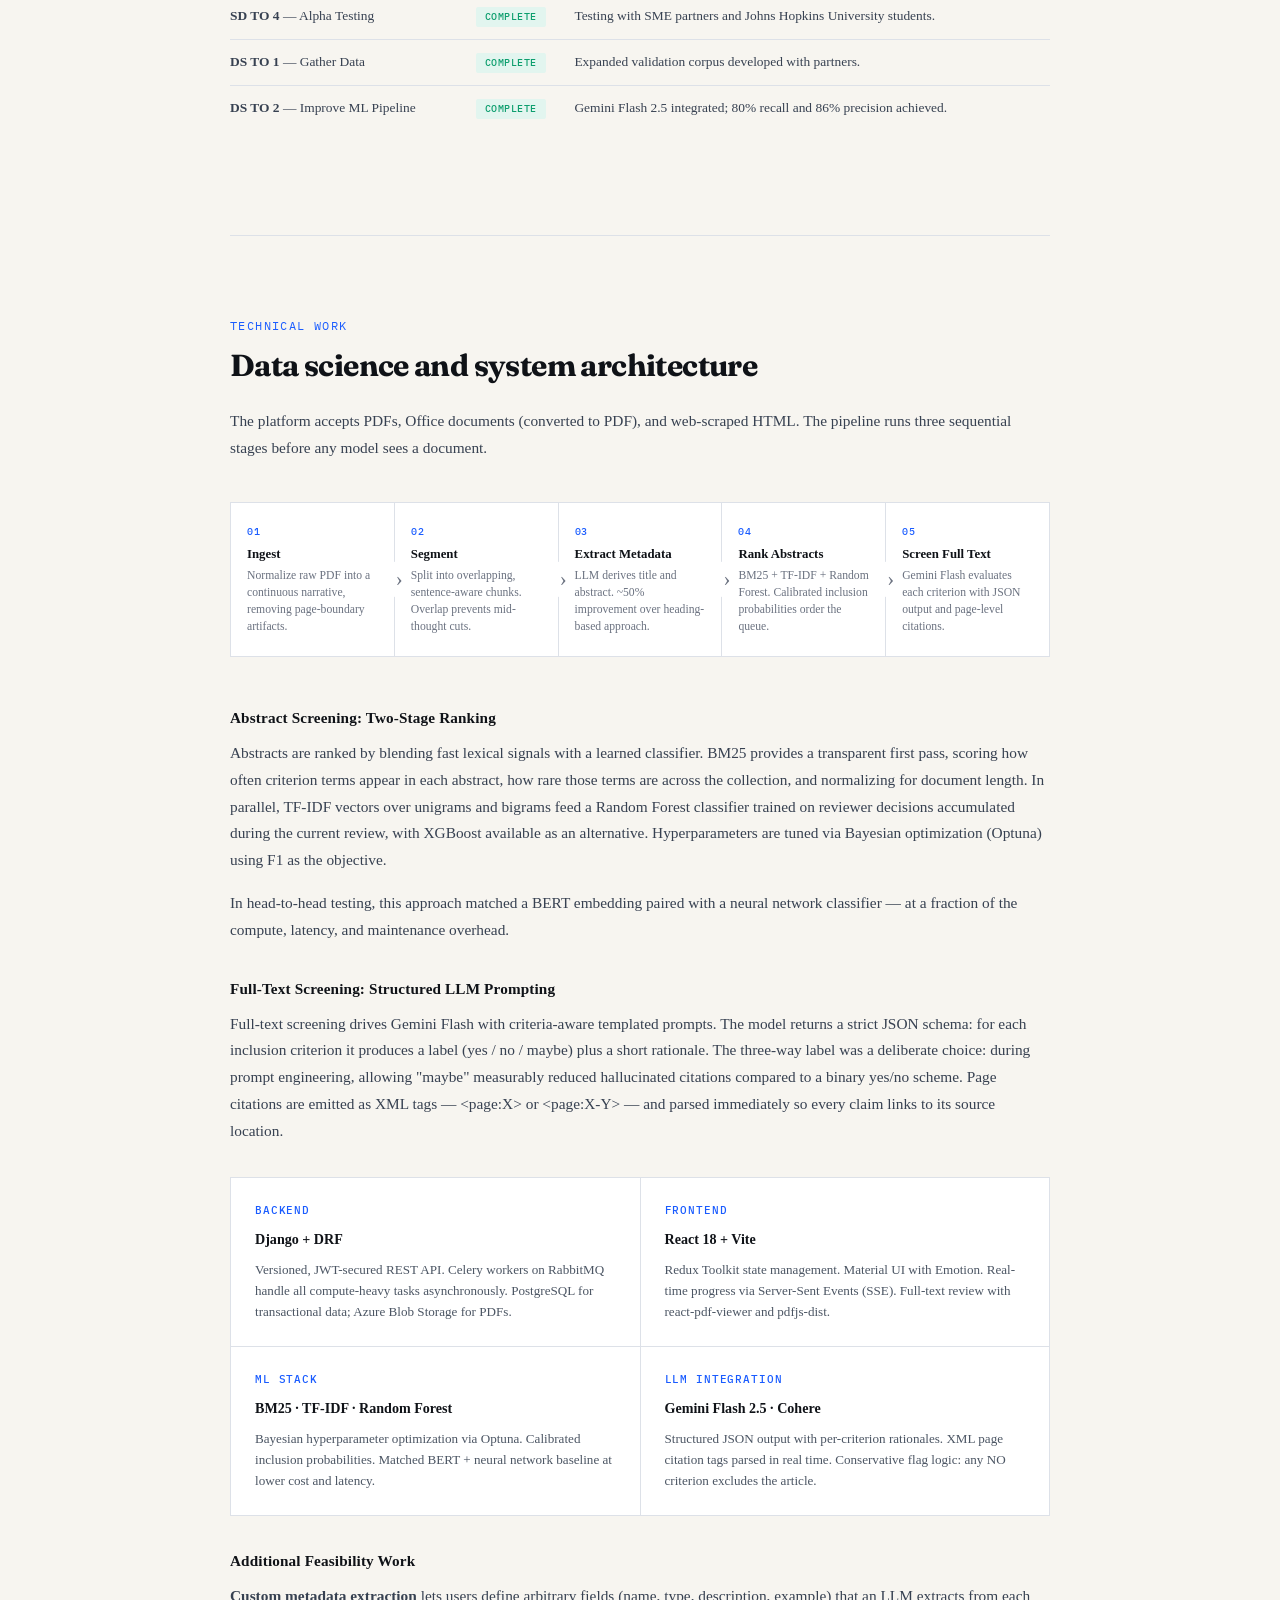
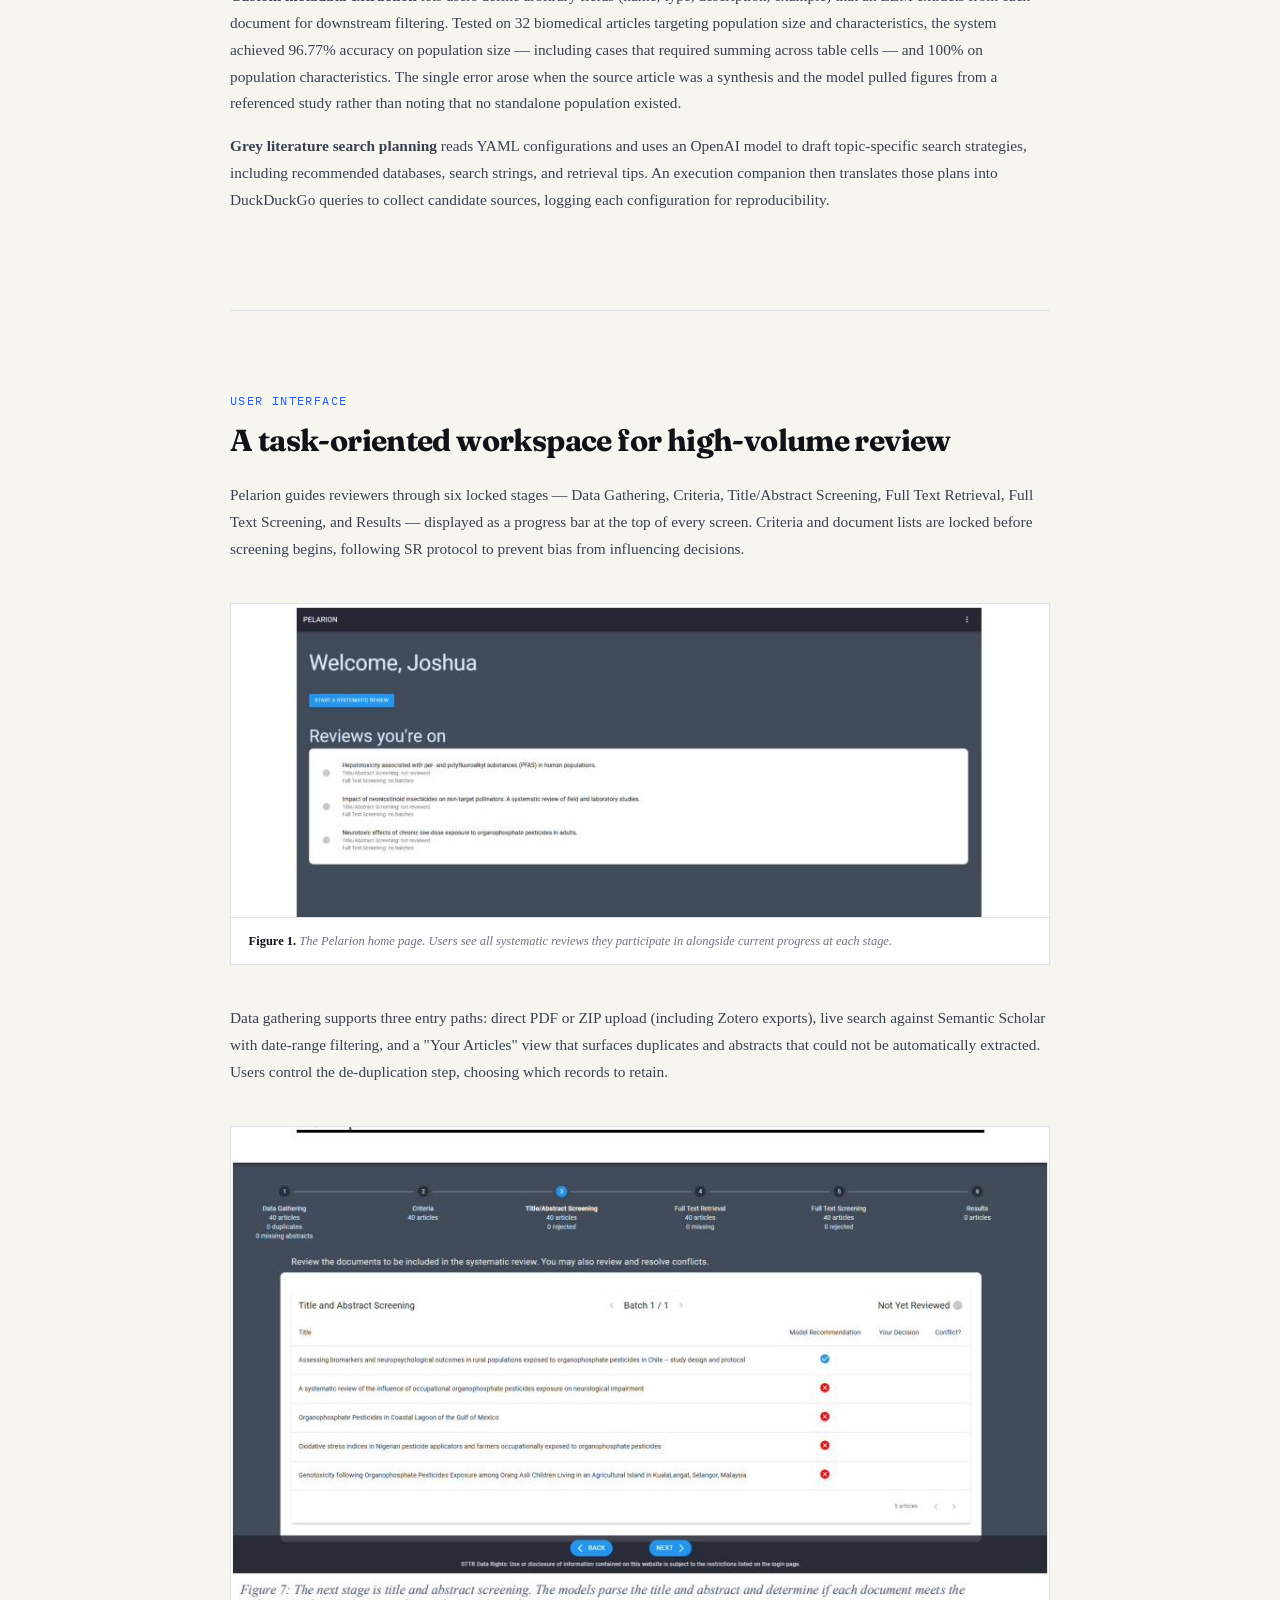
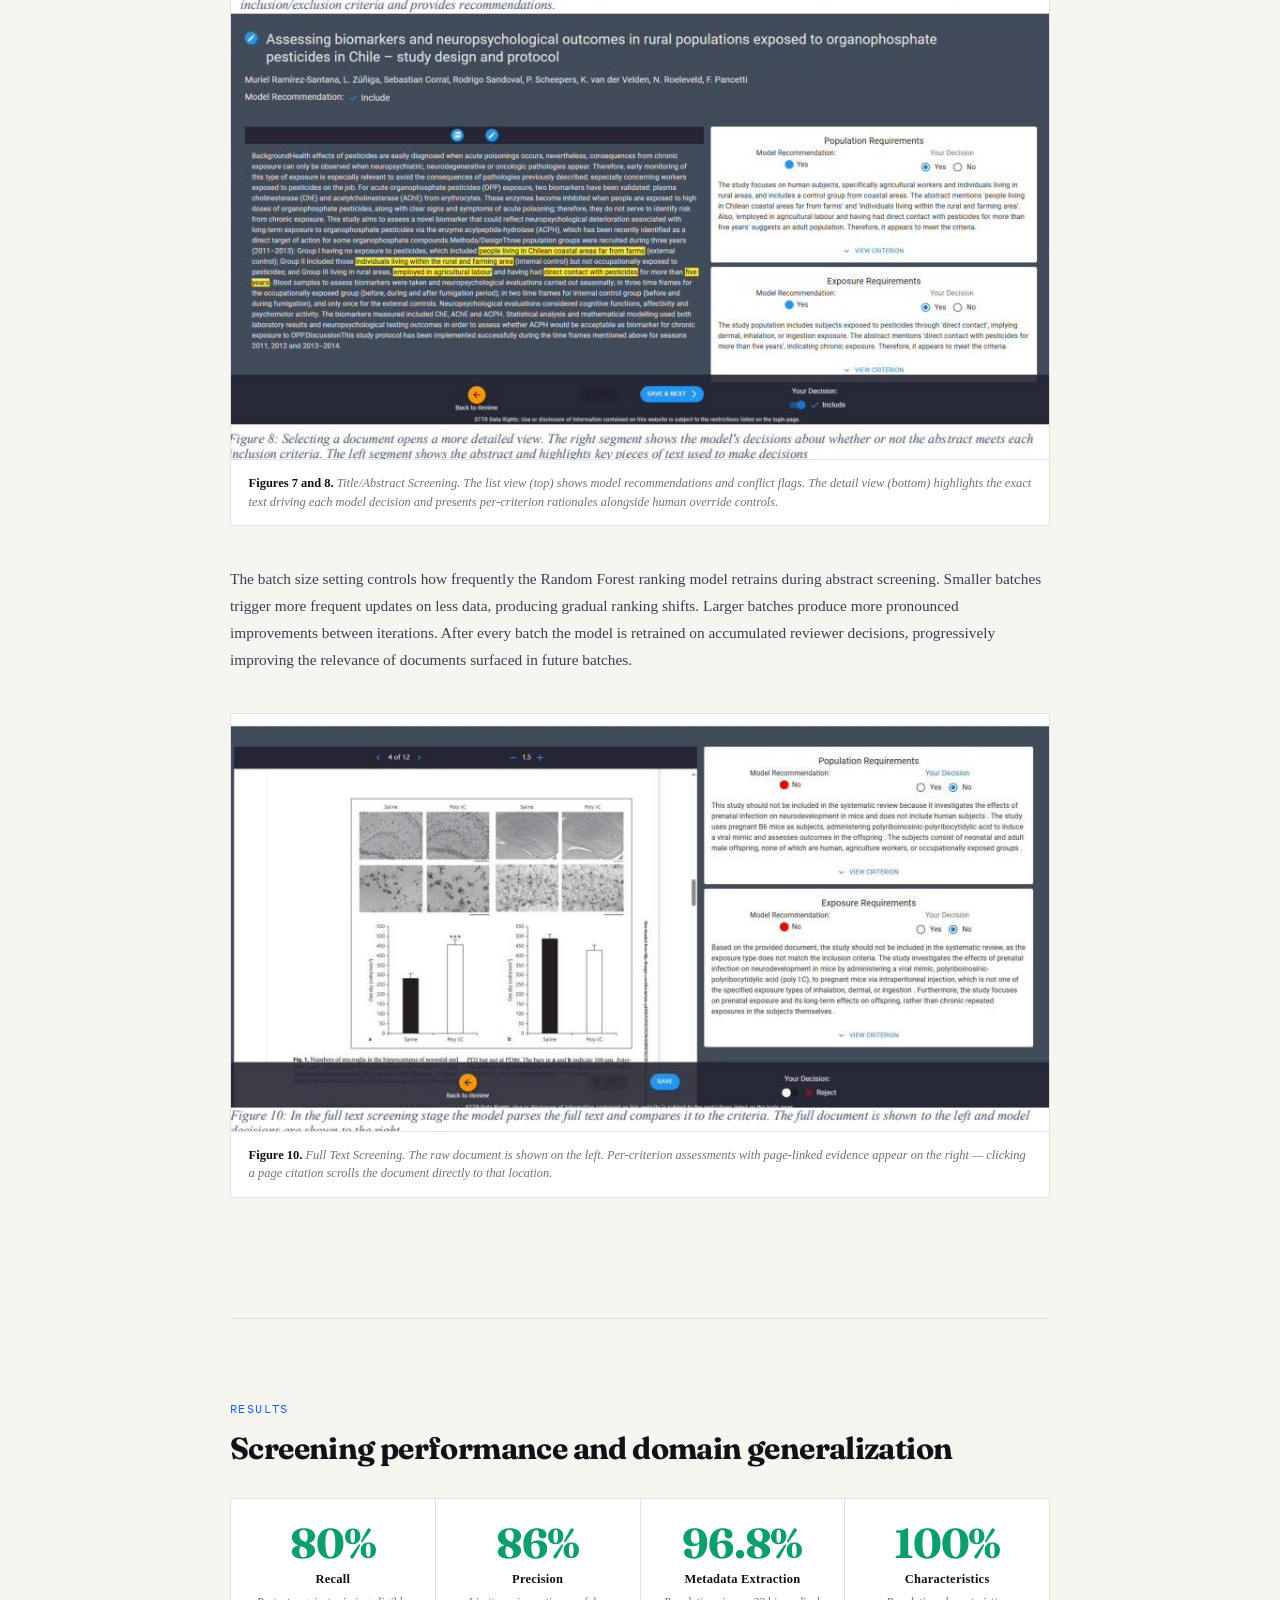
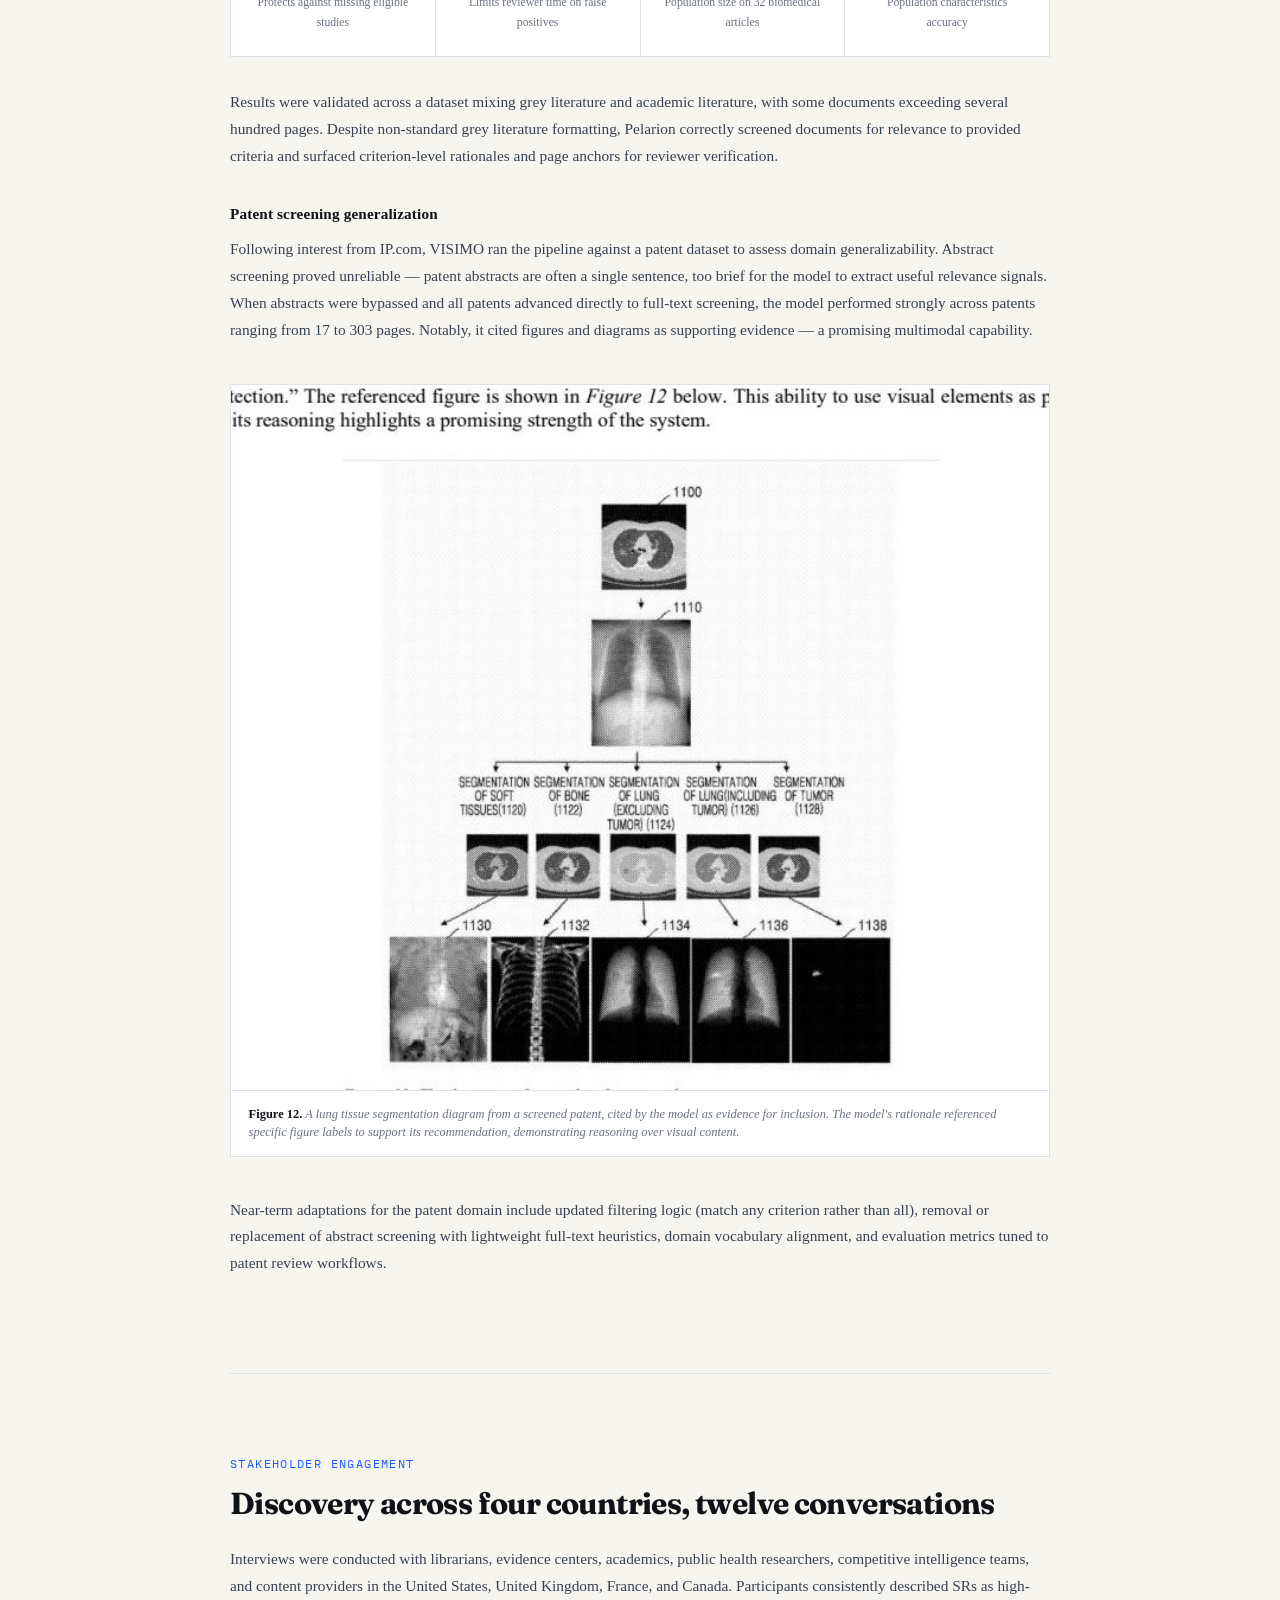
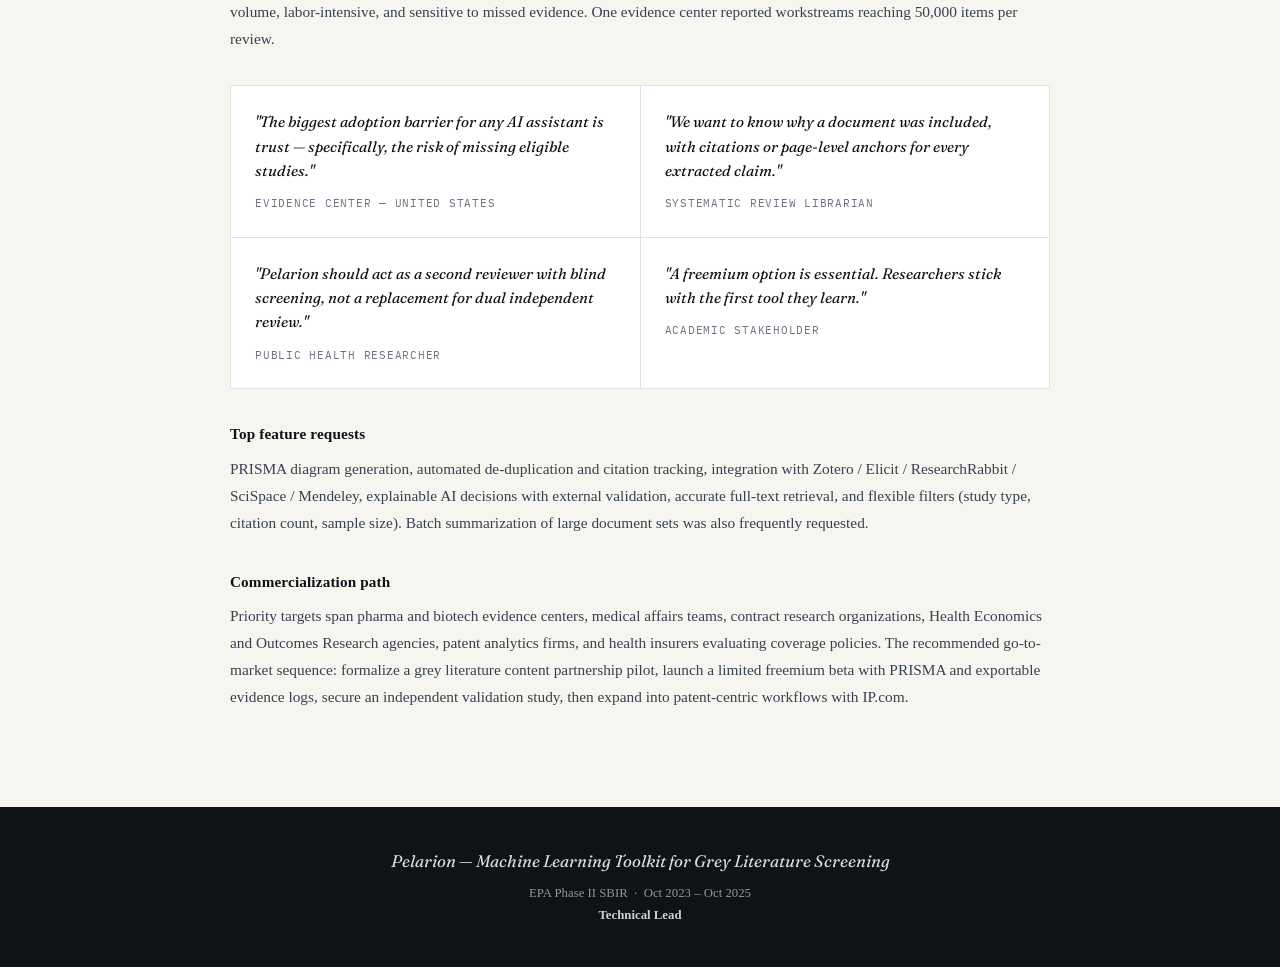
<file: projects/pelarion/index.html>
<!DOCTYPE html>
<html lang="en">
<head>
<meta charset="UTF-8"/>
<meta name="viewport" content="width=device-width, initial-scale=1.0"/>
<title>Pelarion — ChemGrey Project</title>
<style>
  @import url('https://fonts.googleapis.com/css2?family=Inter:wght@300;400;500;600;700&family=IBM+Plex+Mono:wght@400;500&family=Fraunces:ital,opsz,wght@0,9..144,300;0,9..144,700;1,9..144,300&display=swap');

  /* ── TOKENS ── */
  :root {
    --ink:        #0F1217;
    --paper:      #F7F8FA;
    --surface:    #FFFFFF;
    --accent:     #1A5CFF;
    --accent-dim: #E8EFFE;
    --green:      #0D9E6E;
    --green-dim:  #E2F5EF;
    --amber:      #C97B00;
    --border:     #DDE1E8;
    --muted:      #6B7280;
    --mono:       'IBM Plex Mono', monospace;
    --display:    'Fraunces', Georgia, serif;
    --body:       'Inter', system-ui, sans-serif;
  }

  *, *::before, *::after { box-sizing: border-box; margin: 0; padding: 0; }

  html { scroll-behavior: smooth; }

  body {
    font-family: var(--body);
    background: var(--paper);
    color: var(--ink);
    font-size: 16px;
    line-height: 1.65;
    -webkit-font-smoothing: antialiased;
  }

  /* ── NAV ── */
  nav {
    position: sticky;
    top: 0;
    z-index: 100;
    background: rgba(247,248,250,0.92);
    backdrop-filter: blur(12px);
    border-bottom: 1px solid var(--border);
    display: flex;
    align-items: center;
    justify-content: space-between;
    padding: 0 2.5rem;
    height: 56px;
  }
  .nav-brand {
    font-family: var(--mono);
    font-size: 0.8rem;
    font-weight: 500;
    letter-spacing: 0.1em;
    color: var(--accent);
    text-transform: uppercase;
  }
  .nav-links {
    display: flex;
    gap: 2rem;
    list-style: none;
  }
  .nav-links a {
    font-size: 0.82rem;
    font-weight: 500;
    color: var(--muted);
    text-decoration: none;
    letter-spacing: 0.02em;
    transition: color 0.15s;
  }
  .nav-links a:hover { color: var(--ink); }

  /* ── HERO ── */
  .hero {
    position: relative;
    overflow: hidden;
    background: var(--ink);
    color: #fff;
    padding: 7rem 2.5rem 5rem;
  }
  .hero-grid {
    position: absolute;
    inset: 0;
    background-image:
      linear-gradient(rgba(26,92,255,0.07) 1px, transparent 1px),
      linear-gradient(90deg, rgba(26,92,255,0.07) 1px, transparent 1px);
    background-size: 48px 48px;
    pointer-events: none;
  }
  .hero-glow {
    position: absolute;
    top: -120px;
    right: -80px;
    width: 600px;
    height: 600px;
    background: radial-gradient(circle, rgba(26,92,255,0.18) 0%, transparent 70%);
    pointer-events: none;
  }
  .hero-inner {
    position: relative;
    max-width: 900px;
    margin: 0 auto;
  }
  .hero-eyebrow {
    font-family: var(--mono);
    font-size: 0.75rem;
    letter-spacing: 0.12em;
    text-transform: uppercase;
    color: rgba(26,92,255,0.9);
    margin-bottom: 1.25rem;
    display: flex;
    align-items: center;
    gap: 0.75rem;
  }
  .hero-eyebrow::before {
    content: '';
    display: block;
    width: 28px;
    height: 1px;
    background: rgba(26,92,255,0.7);
  }
  .hero h1 {
    font-family: var(--display);
    font-size: clamp(2.4rem, 5vw, 3.8rem);
    font-weight: 700;
    line-height: 1.1;
    letter-spacing: -0.02em;
    color: #fff;
    margin-bottom: 1.5rem;
  }
  .hero h1 em {
    font-style: italic;
    color: rgba(255,255,255,0.55);
  }
  .hero-desc {
    font-size: 1.05rem;
    color: rgba(255,255,255,0.7);
    max-width: 620px;
    line-height: 1.7;
    margin-bottom: 2.5rem;
  }
  .hero-meta {
    display: flex;
    flex-wrap: wrap;
    gap: 1.5rem;
  }
  .hero-pill {
    font-family: var(--mono);
    font-size: 0.72rem;
    letter-spacing: 0.06em;
    padding: 0.35rem 0.85rem;
    border: 1px solid rgba(255,255,255,0.15);
    border-radius: 2px;
    color: rgba(255,255,255,0.6);
  }
  .hero-pill strong { color: rgba(255,255,255,0.92); }

  /* ── STAT BAR ── */
  .stat-bar {
    background: var(--surface);
    border-bottom: 1px solid var(--border);
  }
  .stat-bar-inner {
    max-width: 900px;
    margin: 0 auto;
    padding: 0 2.5rem;
    display: grid;
    grid-template-columns: repeat(4, 1fr);
    divide-x: 1px solid var(--border);
  }
  .stat {
    padding: 2rem 1.5rem 2rem 0;
    border-right: 1px solid var(--border);
  }
  .stat:first-child { padding-left: 0; }
  .stat:last-child { border-right: none; }
  .stat-num {
    font-family: var(--display);
    font-size: 2.4rem;
    font-weight: 700;
    line-height: 1;
    color: var(--accent);
    letter-spacing: -0.03em;
    margin-bottom: 0.3rem;
  }
  .stat-label {
    font-size: 0.78rem;
    font-weight: 500;
    color: var(--muted);
    text-transform: uppercase;
    letter-spacing: 0.07em;
  }
  .stat-sub {
    font-size: 0.78rem;
    color: var(--muted);
    margin-top: 0.2rem;
    font-weight: 400;
  }

  /* ── LAYOUT ── */
  .content {
    max-width: 900px;
    margin: 0 auto;
    padding: 0 2.5rem;
  }

  section {
    padding: 5rem 0;
    border-bottom: 1px solid var(--border);
  }
  section:last-of-type { border-bottom: none; }

  .section-label {
    font-family: var(--mono);
    font-size: 0.72rem;
    letter-spacing: 0.12em;
    text-transform: uppercase;
    color: var(--accent);
    margin-bottom: 0.75rem;
  }

  h2 {
    font-family: var(--display);
    font-size: 1.9rem;
    font-weight: 700;
    letter-spacing: -0.02em;
    line-height: 1.2;
    color: var(--ink);
    margin-bottom: 1.5rem;
  }

  h3 {
    font-size: 0.95rem;
    font-weight: 600;
    letter-spacing: 0.01em;
    color: var(--ink);
    margin-bottom: 0.6rem;
    margin-top: 2rem;
  }

  p {
    font-size: 0.96rem;
    color: #374151;
    line-height: 1.75;
    margin-bottom: 1rem;
  }

  /* ── PIPELINE ── */
  .pipeline {
    display: flex;
    align-items: stretch;
    gap: 0;
    margin: 2.5rem 0;
    overflow-x: auto;
    padding-bottom: 0.5rem;
  }
  .pipeline-step {
    flex: 1;
    min-width: 120px;
    padding: 1.25rem 1rem;
    background: var(--surface);
    border: 1px solid var(--border);
    border-right: none;
    position: relative;
  }
  .pipeline-step:last-child {
    border-right: 1px solid var(--border);
  }
  .pipeline-step::after {
    content: '›';
    position: absolute;
    right: -11px;
    top: 50%;
    transform: translateY(-50%);
    font-size: 1.3rem;
    color: var(--muted);
    z-index: 1;
    background: var(--surface);
    padding: 0 2px;
  }
  .pipeline-step:last-child::after { display: none; }
  .step-num {
    font-family: var(--mono);
    font-size: 0.65rem;
    color: var(--accent);
    font-weight: 500;
    letter-spacing: 0.08em;
    margin-bottom: 0.4rem;
  }
  .step-title {
    font-size: 0.8rem;
    font-weight: 600;
    color: var(--ink);
    line-height: 1.3;
    margin-bottom: 0.35rem;
  }
  .step-desc {
    font-size: 0.73rem;
    color: var(--muted);
    line-height: 1.45;
  }

  /* ── TECH GRID ── */
  .tech-grid {
    display: grid;
    grid-template-columns: repeat(2, 1fr);
    gap: 1px;
    background: var(--border);
    border: 1px solid var(--border);
    margin: 2rem 0;
  }
  .tech-card {
    background: var(--surface);
    padding: 1.5rem;
  }
  .tech-icon {
    font-family: var(--mono);
    font-size: 0.68rem;
    color: var(--accent);
    letter-spacing: 0.08em;
    font-weight: 500;
    text-transform: uppercase;
    margin-bottom: 0.5rem;
  }
  .tech-card h4 {
    font-size: 0.88rem;
    font-weight: 600;
    color: var(--ink);
    margin-bottom: 0.5rem;
  }
  .tech-card p {
    font-size: 0.82rem;
    color: #4B5563;
    margin: 0;
    line-height: 1.6;
  }

  /* ── FIGURE ── */
  .fig-block {
    margin: 2.5rem 0;
    background: var(--surface);
    border: 1px solid var(--border);
  }
  .fig-block img {
    width: 100%;
    height: auto;
    display: block;
    border-bottom: 1px solid var(--border);
  }
  .fig-caption {
    padding: 0.85rem 1.1rem;
    font-size: 0.78rem;
    color: var(--muted);
    font-style: italic;
    line-height: 1.5;
  }
  .fig-caption strong {
    font-style: normal;
    font-weight: 600;
    color: var(--ink);
  }

  /* ── METRIC CALLOUTS ── */
  .metric-row {
    display: flex;
    gap: 1px;
    background: var(--border);
    border: 1px solid var(--border);
    margin: 2rem 0;
  }
  .metric-cell {
    flex: 1;
    background: var(--surface);
    padding: 1.5rem;
    text-align: center;
  }
  .metric-big {
    font-family: var(--display);
    font-size: 2.6rem;
    font-weight: 700;
    color: var(--green);
    letter-spacing: -0.03em;
    line-height: 1;
    margin-bottom: 0.3rem;
  }
  .metric-label {
    font-size: 0.78rem;
    font-weight: 600;
    color: var(--ink);
    margin-bottom: 0.2rem;
    letter-spacing: 0.02em;
  }
  .metric-note {
    font-size: 0.73rem;
    color: var(--muted);
  }

  /* ── OBJECTIVE TABLE ── */
  table {
    width: 100%;
    border-collapse: collapse;
    font-size: 0.84rem;
    margin: 1.5rem 0;
  }
  thead th {
    font-family: var(--mono);
    font-size: 0.68rem;
    letter-spacing: 0.08em;
    text-transform: uppercase;
    color: var(--muted);
    border-bottom: 2px solid var(--border);
    padding: 0.6rem 1rem 0.6rem 0;
    text-align: left;
    font-weight: 500;
  }
  tbody td {
    padding: 0.75rem 1rem 0.75rem 0;
    border-bottom: 1px solid var(--border);
    color: #374151;
    vertical-align: top;
    line-height: 1.5;
  }
  tbody tr:last-child td { border-bottom: none; }
  .badge {
    display: inline-block;
    font-family: var(--mono);
    font-size: 0.65rem;
    font-weight: 500;
    padding: 0.15rem 0.55rem;
    border-radius: 2px;
    letter-spacing: 0.05em;
    text-transform: uppercase;
  }
  .badge-green { background: var(--green-dim); color: var(--green); }
  .badge-blue  { background: var(--accent-dim); color: var(--accent); }

  /* ── STAKEHOLDER QUOTES ── */
  .quote-grid {
    display: grid;
    grid-template-columns: repeat(2, 1fr);
    gap: 1px;
    background: var(--border);
    border: 1px solid var(--border);
    margin: 2rem 0;
  }
  .quote-card {
    background: var(--surface);
    padding: 1.5rem;
  }
  .quote-text {
    font-family: var(--display);
    font-size: 0.95rem;
    font-style: italic;
    color: var(--ink);
    line-height: 1.6;
    margin-bottom: 0.75rem;
  }
  .quote-attr {
    font-family: var(--mono);
    font-size: 0.67rem;
    letter-spacing: 0.07em;
    text-transform: uppercase;
    color: var(--muted);
  }

  /* ── CREDIT ── */
  .credit-bar {
    background: var(--ink);
    color: rgba(255,255,255,0.55);
    padding: 2.5rem;
    font-size: 0.8rem;
    line-height: 1.7;
    text-align: center;
  }
  .credit-bar a { color: rgba(255,255,255,0.7); }
  .credit-highlight {
    font-family: var(--display);
    font-size: 1.05rem;
    font-style: italic;
    color: rgba(255,255,255,0.85);
    display: block;
    margin-bottom: 0.5rem;
  }

  @media (max-width: 640px) {
    nav { padding: 0 1.25rem; }
    .nav-links { display: none; }
    .hero, .content { padding-left: 1.25rem; padding-right: 1.25rem; }
    .stat-bar-inner { grid-template-columns: repeat(2,1fr); padding: 0 1.25rem; }
    .tech-grid, .quote-grid { grid-template-columns: 1fr; }
    .metric-row { flex-direction: column; }
    .pipeline { flex-direction: column; }
    .pipeline-step { border-right: 1px solid var(--border); border-bottom: none; }
    .pipeline-step:last-child { border-bottom: 1px solid var(--border); }
    .pipeline-step::after { display: none; }
  }
</style>
<style>
/* ── Site primary nav ── */
.pnav{height:56px;border-bottom:1px solid #cdd8ea;background:rgba(238,243,251,0.92);backdrop-filter:blur(10px);position:sticky;top:0;z-index:9999;display:flex;align-items:center}
.pnav-inner{width:100%;max-width:1200px;margin:0 auto;padding:0 1.5rem;display:flex;align-items:center;justify-content:space-between}
.pnav-logo{font-family:'Lora',Georgia,serif;font-size:1.125rem;font-weight:600;color:#0f172a;text-decoration:none;letter-spacing:-0.01em}
.pnav-list{display:flex;gap:1.5rem;list-style:none}
.pnav-list a{font-size:0.875rem;font-weight:500;color:#5c6b82;text-decoration:none;transition:color 150ms}
.pnav-list a:hover,.pnav-list a[aria-current]{color:#2563eb;text-decoration:none}
@media(max-width:600px){.pnav-logo{font-size:1rem}.pnav-list{gap:1rem}}
/* ── Silva-style override ── */
body{background:#F7F5F0!important;color:#1C2319!important;font-family:Georgia,"Times New Roman",serif!important}
nav:not(.pnav){top:56px!important;background:#1A3D28!important;border-bottom:1px solid rgba(255,255,255,0.08)!important}
.nav-brand{color:#7ED99A!important}
.nav-links a{color:#8FBA9A!important}
.nav-links a:hover{color:#FFFFFF!important}
nav:not(.pnav){padding-left:max(1.5rem,calc(50% - 430px))!important;padding-right:max(1.5rem,calc(50% - 430px))!important}
</style>
</head>
<body>

<nav class="pnav" aria-label="Site navigation">
  <div class="pnav-inner">
    <a href="/" class="pnav-logo">Joshua Martin</a>
    <ul class="pnav-list" role="list">
      <li><a href="/">Home</a></li>
      <li><a href="/about/">About</a></li>
      <li><a href="/projects/" aria-current="page">Projects</a></li>
    </ul>
  </div>
</nav>

<!-- NAV -->
<nav>
  <span class="nav-brand">Pelarion / ChemGrey</span>
  <ul class="nav-links">
    <li><a href="#overview">Overview</a></li>
    <li><a href="#technical">Technical Work</a></li>
    <li><a href="#interface">Interface</a></li>
    <li><a href="#results">Results</a></li>
    <li><a href="#stakeholders">Stakeholders</a></li>
  </ul>
</nav>

<!-- HERO -->
<div class="hero">
  <div class="hero-grid"></div>
  <div class="hero-glow"></div>
  <div class="hero-inner">
    <div class="hero-eyebrow">EPA Phase II SBIR</div>
    <h1>Machine Learning Toolkit<br>for <em>Grey Literature</em> Screening</h1>
    <p class="hero-desc">
      Pelarion is a production-ready web platform that brings explainable AI into the systematic review
      process, making grey literature discoverable, screenable, and auditable at scale.
    </p>
    <div class="hero-meta">
      <span class="hero-pill"><strong>My Role</strong>&nbsp; Technical Lead</span>
      <span class="hero-pill"><strong>Period</strong>&nbsp; Oct 2023 – Oct 2025</span>
    </div>
  </div>
</div>

<!-- STAT BAR -->
<div class="stat-bar">
  <div class="stat-bar-inner">
    <div class="stat">
      <div class="stat-num">80%</div>
      <div class="stat-label">Recall</div>
      <div class="stat-sub">Full screening pipeline</div>
    </div>
    <div class="stat">
      <div class="stat-num">86%</div>
      <div class="stat-label">Precision</div>
      <div class="stat-sub">Full screening pipeline</div>
    </div>
    <div class="stat">
      <div class="stat-num">96.8%</div>
      <div class="stat-label">Metadata Accuracy</div>
      <div class="stat-sub">Population size extraction</div>
    </div>
    <div class="stat">
      <div class="stat-num">12</div>
      <div class="stat-label">Stakeholder Interviews</div>
      <div class="stat-sub">4 countries</div>
    </div>
  </div>
</div>

<!-- OVERVIEW -->
<div class="content">
<section id="overview">
  <div class="section-label">Background</div>
  <h2>Why grey literature screening matters</h2>
  <p>
    Systematic Reviews (SRs) are the cornerstone of evidence-based chemical risk assessment at the EPA.
    But their conclusions are only as sound as the literature they include. Grey literature — government
    reports, technical documents, theses, and conference proceedings — is routinely underrepresented,
    introducing publication bias that skews risk assessments and delays regulatory action.
  </p>
  <p>
    The consequences are real. In the EPA's assessment of perchloroethylene (PCE), SR delays drove
    widespread substitution with n-propylbromide, a chemical later found to carry even greater health
    risks. In assessments of carbon tetrachloride, the EPA and international agencies reached
    opposite conclusions partly because grey and biological literature was excluded from one analysis.
  </p>
  <p>
    Grey literature's barriers are structural: no standardized metadata, no consistent indexing,
    dispersed sources, and link decay that turns retrieval into a manual, error-prone process.
    SR teams fall back on spreadsheets for dual screening, which is slow, non-scalable, and
    non-reproducible. Pelarion was built to close this gap.
  </p>

  <div class="section-label" style="margin-top:2.5rem;">Objectives</div>
  <h2 style="font-size:1.4rem;">All Phase II technical objectives met</h2>
  <table>
    <thead>
      <tr>
        <th style="width:30%">Objective</th>
        <th style="width:12%">Status</th>
        <th>Milestone</th>
      </tr>
    </thead>
    <tbody>
      <tr>
        <td><strong>TO 1</strong> — Finalize R&D Plan</td>
        <td><span class="badge badge-green">Complete</span></td>
        <td>Kickoff with partners; R&D timeline drafted.</td>
      </tr>
      <tr>
        <td><strong>SD TO 1</strong> — Data Gathering</td>
        <td><span class="badge badge-green">Complete</span></td>
        <td>Semantic Scholar API integrated for live database search.</td>
      </tr>
      <tr>
        <td><strong>SD TO 2</strong> — Design Web App</td>
        <td><span class="badge badge-green">Complete</span></td>
        <td>Figma wireframes refined iteratively with SME partners.</td>
      </tr>
      <tr>
        <td><strong>SD TO 3</strong> — Build Web App</td>
        <td><span class="badge badge-green">Complete</span></td>
        <td>Application deployed and internally tested for stability.</td>
      </tr>
      <tr>
        <td><strong>SD TO 4</strong> — Alpha Testing</td>
        <td><span class="badge badge-green">Complete</span></td>
        <td>Testing with SME partners and Johns Hopkins University students.</td>
      </tr>
      <tr>
        <td><strong>DS TO 1</strong> — Gather Data</td>
        <td><span class="badge badge-green">Complete</span></td>
        <td>Expanded validation corpus developed with partners.</td>
      </tr>
      <tr>
        <td><strong>DS TO 2</strong> — Improve ML Pipeline</td>
        <td><span class="badge badge-green">Complete</span></td>
        <td>Gemini Flash 2.5 integrated; 80% recall and 86% precision achieved.</td>
      </tr>
    </tbody>
  </table>
</section>

<!-- TECHNICAL -->
<section id="technical">
  <div class="section-label">Technical Work</div>
  <h2>Data science and system architecture</h2>

  <p>
    The platform accepts PDFs, Office documents (converted to PDF), and web-scraped HTML.
    The pipeline runs three sequential stages before any model sees a document.
  </p>

  <div class="pipeline">
    <div class="pipeline-step">
      <div class="step-num">01</div>
      <div class="step-title">Ingest</div>
      <div class="step-desc">Normalize raw PDF into a continuous narrative, removing page-boundary artifacts.</div>
    </div>
    <div class="pipeline-step">
      <div class="step-num">02</div>
      <div class="step-title">Segment</div>
      <div class="step-desc">Split into overlapping, sentence-aware chunks. Overlap prevents mid-thought cuts.</div>
    </div>
    <div class="pipeline-step">
      <div class="step-num">03</div>
      <div class="step-title">Extract Metadata</div>
      <div class="step-desc">LLM derives title and abstract. ~50% improvement over heading-based approach.</div>
    </div>
    <div class="pipeline-step">
      <div class="step-num">04</div>
      <div class="step-title">Rank Abstracts</div>
      <div class="step-desc">BM25 + TF-IDF + Random Forest. Calibrated inclusion probabilities order the queue.</div>
    </div>
    <div class="pipeline-step">
      <div class="step-num">05</div>
      <div class="step-title">Screen Full Text</div>
      <div class="step-desc">Gemini Flash evaluates each criterion with JSON output and page-level citations.</div>
    </div>
  </div>

  <h3>Abstract Screening: Two-Stage Ranking</h3>
  <p>
    Abstracts are ranked by blending fast lexical signals with a learned classifier. BM25 provides a
    transparent first pass, scoring how often criterion terms appear in each abstract, how rare those
    terms are across the collection, and normalizing for document length. In parallel, TF-IDF vectors
    over unigrams and bigrams feed a Random Forest classifier trained on reviewer decisions accumulated
    during the current review, with XGBoost available as an alternative. Hyperparameters are tuned
    via Bayesian optimization (Optuna) using F1 as the objective.
  </p>
  <p>
    In head-to-head testing, this approach matched a BERT embedding paired with a neural network
    classifier — at a fraction of the compute, latency, and maintenance overhead.
  </p>

  <h3>Full-Text Screening: Structured LLM Prompting</h3>
  <p>
    Full-text screening drives Gemini Flash with criteria-aware templated prompts. The model returns
    a strict JSON schema: for each inclusion criterion it produces a label (yes / no / maybe) plus
    a short rationale. The three-way label was a deliberate choice: during prompt engineering,
    allowing "maybe" measurably reduced hallucinated citations compared to a binary yes/no scheme.
    Page citations are emitted as XML tags — &lt;page:X&gt; or &lt;page:X-Y&gt; — and parsed
    immediately so every claim links to its source location.
  </p>

  <div class="tech-grid">
    <div class="tech-card">
      <div class="tech-icon">Backend</div>
      <h4>Django + DRF</h4>
      <p>Versioned, JWT-secured REST API. Celery workers on RabbitMQ handle all compute-heavy tasks asynchronously. PostgreSQL for transactional data; Azure Blob Storage for PDFs.</p>
    </div>
    <div class="tech-card">
      <div class="tech-icon">Frontend</div>
      <h4>React 18 + Vite</h4>
      <p>Redux Toolkit state management. Material UI with Emotion. Real-time progress via Server-Sent Events (SSE). Full-text review with react-pdf-viewer and pdfjs-dist.</p>
    </div>
    <div class="tech-card">
      <div class="tech-icon">ML Stack</div>
      <h4>BM25 · TF-IDF · Random Forest</h4>
      <p>Bayesian hyperparameter optimization via Optuna. Calibrated inclusion probabilities. Matched BERT + neural network baseline at lower cost and latency.</p>
    </div>
    <div class="tech-card">
      <div class="tech-icon">LLM Integration</div>
      <h4>Gemini Flash 2.5 · Cohere</h4>
      <p>Structured JSON output with per-criterion rationales. XML page citation tags parsed in real time. Conservative flag logic: any NO criterion excludes the article.</p>
    </div>
  </div>

  <h3>Additional Feasibility Work</h3>
  <p>
    <strong>Custom metadata extraction</strong> lets users define arbitrary fields (name, type, description,
    example) that an LLM extracts from each document for downstream filtering. Tested on 32 biomedical
    articles targeting population size and characteristics, the system achieved 96.77% accuracy on
    population size — including cases that required summing across table cells — and 100% on
    population characteristics. The single error arose when the source article was a synthesis and the
    model pulled figures from a referenced study rather than noting that no standalone population existed.
  </p>
  <p>
    <strong>Grey literature search planning</strong> reads YAML configurations and uses an OpenAI model
    to draft topic-specific search strategies, including recommended databases, search strings, and
    retrieval tips. An execution companion then translates those plans into DuckDuckGo queries
    to collect candidate sources, logging each configuration for reproducibility.
  </p>
</section>

<!-- INTERFACE -->
<section id="interface">
  <div class="section-label">User Interface</div>
  <h2>A task-oriented workspace for high-volume review</h2>

  <p>
    Pelarion guides reviewers through six locked stages — Data Gathering, Criteria, Title/Abstract
    Screening, Full Text Retrieval, Full Text Screening, and Results — displayed as a progress bar
    at the top of every screen. Criteria and document lists are locked before screening begins,
    following SR protocol to prevent bias from influencing decisions.
  </p>

  <div class="fig-block">
    <img src="images/image_001.jpg" alt="Pelarion home page showing three active systematic reviews"/>
    <div class="fig-caption"><strong>Figure 1.</strong> The Pelarion home page. Users see all systematic reviews they participate in alongside current progress at each stage.</div>
  </div>

  <p>
    Data gathering supports three entry paths: direct PDF or ZIP upload (including Zotero exports),
    live search against Semantic Scholar with date-range filtering, and a "Your Articles" view that
    surfaces duplicates and abstracts that could not be automatically extracted. Users control the
    de-duplication step, choosing which records to retain.
  </p>

  <div class="fig-block">
    <img src="images/image_002.jpg" alt="Title and abstract screening list and detailed view"/>
    <div class="fig-caption"><strong>Figures 7 and 8.</strong> Title/Abstract Screening. The list view (top) shows model recommendations and conflict flags. The detail view (bottom) highlights the exact text driving each model decision and presents per-criterion rationales alongside human override controls.</div>
  </div>

  <p>
    The batch size setting controls how frequently the Random Forest ranking model retrains during
    abstract screening. Smaller batches trigger more frequent updates on less data, producing gradual
    ranking shifts. Larger batches produce more pronounced improvements between iterations. After
    every batch the model is retrained on accumulated reviewer decisions, progressively improving
    the relevance of documents surfaced in future batches.
  </p>

  <div class="fig-block">
    <img src="images/image_003.jpg" alt="Full text screening interface with document viewer and model panel"/>
    <div class="fig-caption"><strong>Figure 10.</strong> Full Text Screening. The raw document is shown on the left. Per-criterion assessments with page-linked evidence appear on the right — clicking a page citation scrolls the document directly to that location.</div>
  </div>
</section>

<!-- RESULTS -->
<section id="results">
  <div class="section-label">Results</div>
  <h2>Screening performance and domain generalization</h2>

  <div class="metric-row">
    <div class="metric-cell">
      <div class="metric-big">80%</div>
      <div class="metric-label">Recall</div>
      <div class="metric-note">Protects against missing eligible studies</div>
    </div>
    <div class="metric-cell">
      <div class="metric-big">86%</div>
      <div class="metric-label">Precision</div>
      <div class="metric-note">Limits reviewer time on false positives</div>
    </div>
    <div class="metric-cell">
      <div class="metric-big">96.8%</div>
      <div class="metric-label">Metadata Extraction</div>
      <div class="metric-note">Population size on 32 biomedical articles</div>
    </div>
    <div class="metric-cell">
      <div class="metric-big">100%</div>
      <div class="metric-label">Characteristics</div>
      <div class="metric-note">Population characteristics accuracy</div>
    </div>
  </div>

  <p>
    Results were validated across a dataset mixing grey literature and academic literature, with
    some documents exceeding several hundred pages. Despite non-standard grey literature formatting,
    Pelarion correctly screened documents for relevance to provided criteria and surfaced criterion-level
    rationales and page anchors for reviewer verification.
  </p>

  <h3>Patent screening generalization</h3>
  <p>
    Following interest from IP.com, VISIMO ran the pipeline against a patent dataset to assess
    domain generalizability. Abstract screening proved unreliable — patent abstracts are often a
    single sentence, too brief for the model to extract useful relevance signals. When abstracts
    were bypassed and all patents advanced directly to full-text screening, the model performed
    strongly across patents ranging from 17 to 303 pages. Notably, it cited figures and diagrams
    as supporting evidence — a promising multimodal capability.
  </p>

  <div class="fig-block">
    <img src="images/image_004.jpg" alt="Lung tissue segmentation diagram cited by the model as evidence"/>
    <div class="fig-caption"><strong>Figure 12.</strong> A lung tissue segmentation diagram from a screened patent, cited by the model as evidence for inclusion. The model's rationale referenced specific figure labels to support its recommendation, demonstrating reasoning over visual content.</div>
  </div>

  <p>
    Near-term adaptations for the patent domain include updated filtering logic (match any criterion
    rather than all), removal or replacement of abstract screening with lightweight full-text
    heuristics, domain vocabulary alignment, and evaluation metrics tuned to patent review workflows.
  </p>
</section>

<!-- STAKEHOLDERS -->
<section id="stakeholders">
  <div class="section-label">Stakeholder Engagement</div>
  <h2>Discovery across four countries, twelve conversations</h2>

  <p>
    Interviews were conducted with librarians, evidence centers, academics, public health researchers,
    competitive intelligence teams, and content providers in the United States, United Kingdom,
    France, and Canada. Participants consistently described SRs as high-volume, labor-intensive,
    and sensitive to missed evidence. One evidence center reported workstreams reaching 50,000 items
    per review.
  </p>

  <div class="quote-grid">
    <div class="quote-card">
      <div class="quote-text">"The biggest adoption barrier for any AI assistant is trust — specifically, the risk of missing eligible studies."</div>
      <div class="quote-attr">Evidence Center — United States</div>
    </div>
    <div class="quote-card">
      <div class="quote-text">"We want to know why a document was included, with citations or page-level anchors for every extracted claim."</div>
      <div class="quote-attr">Systematic Review Librarian</div>
    </div>
    <div class="quote-card">
      <div class="quote-text">"Pelarion should act as a second reviewer with blind screening, not a replacement for dual independent review."</div>
      <div class="quote-attr">Public Health Researcher</div>
    </div>
    <div class="quote-card">
      <div class="quote-text">"A freemium option is essential. Researchers stick with the first tool they learn."</div>
      <div class="quote-attr">Academic Stakeholder</div>
    </div>
  </div>

  <h3>Top feature requests</h3>
  <p>
    PRISMA diagram generation, automated de-duplication and citation tracking, integration with
    Zotero / Elicit / ResearchRabbit / SciSpace / Mendeley, explainable AI decisions with external
    validation, accurate full-text retrieval, and flexible filters (study type, citation count, sample
    size). Batch summarization of large document sets was also frequently requested.
  </p>

  <h3>Commercialization path</h3>
  <p>
    Priority targets span pharma and biotech evidence centers, medical affairs teams, contract
    research organizations, Health Economics and Outcomes Research agencies, patent analytics firms,
    and health insurers evaluating coverage policies. The recommended go-to-market sequence:
    formalize a grey literature content partnership pilot, launch a limited freemium beta with PRISMA
    and exportable evidence logs, secure an independent validation study, then expand into
    patent-centric workflows with IP.com.
  </p>
</section>
</div>

<!-- FOOTER -->
<div class="credit-bar">
  <span class="credit-highlight">Pelarion — Machine Learning Toolkit for Grey Literature Screening</span>
  EPA Phase II SBIR &nbsp;·&nbsp; Oct 2023 – Oct 2025<br>
  <strong style="color:rgba(255,255,255,0.8)">Technical Lead</strong>
</div>

</body>
</html>
</file>
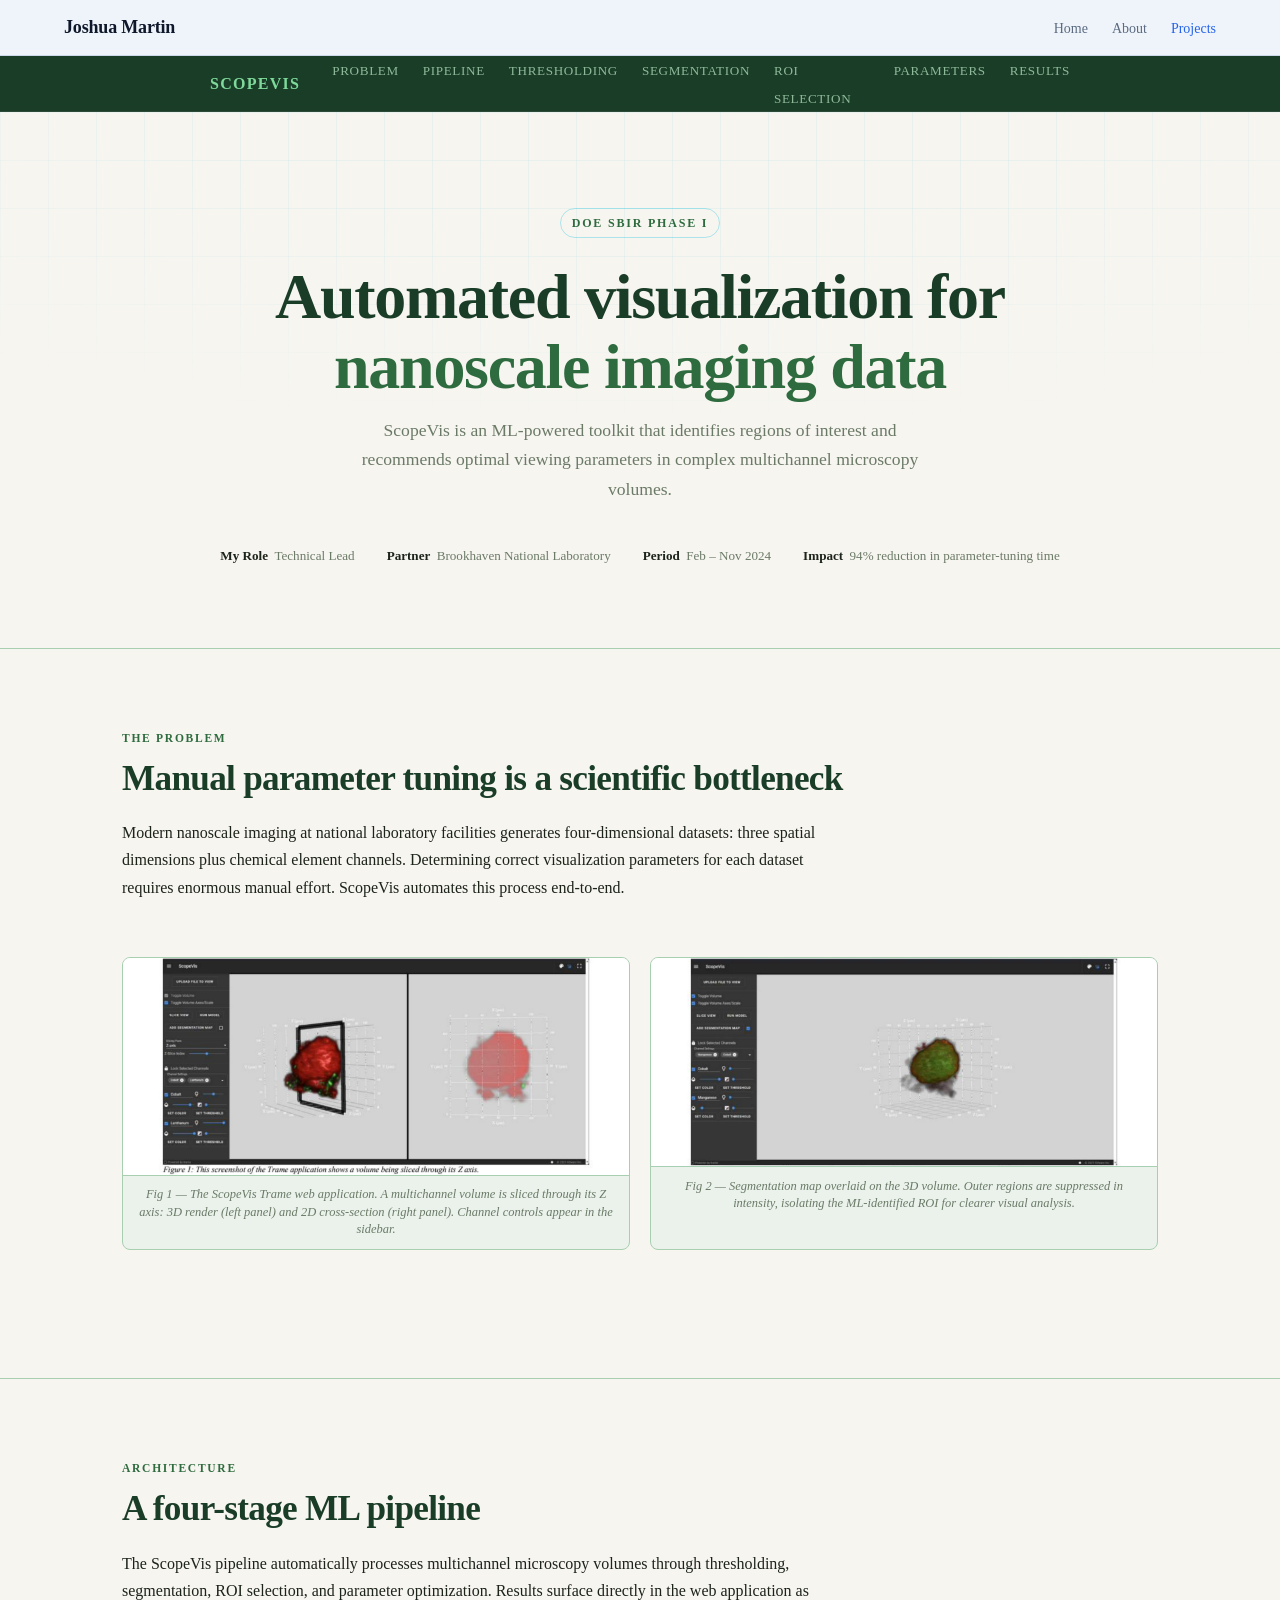
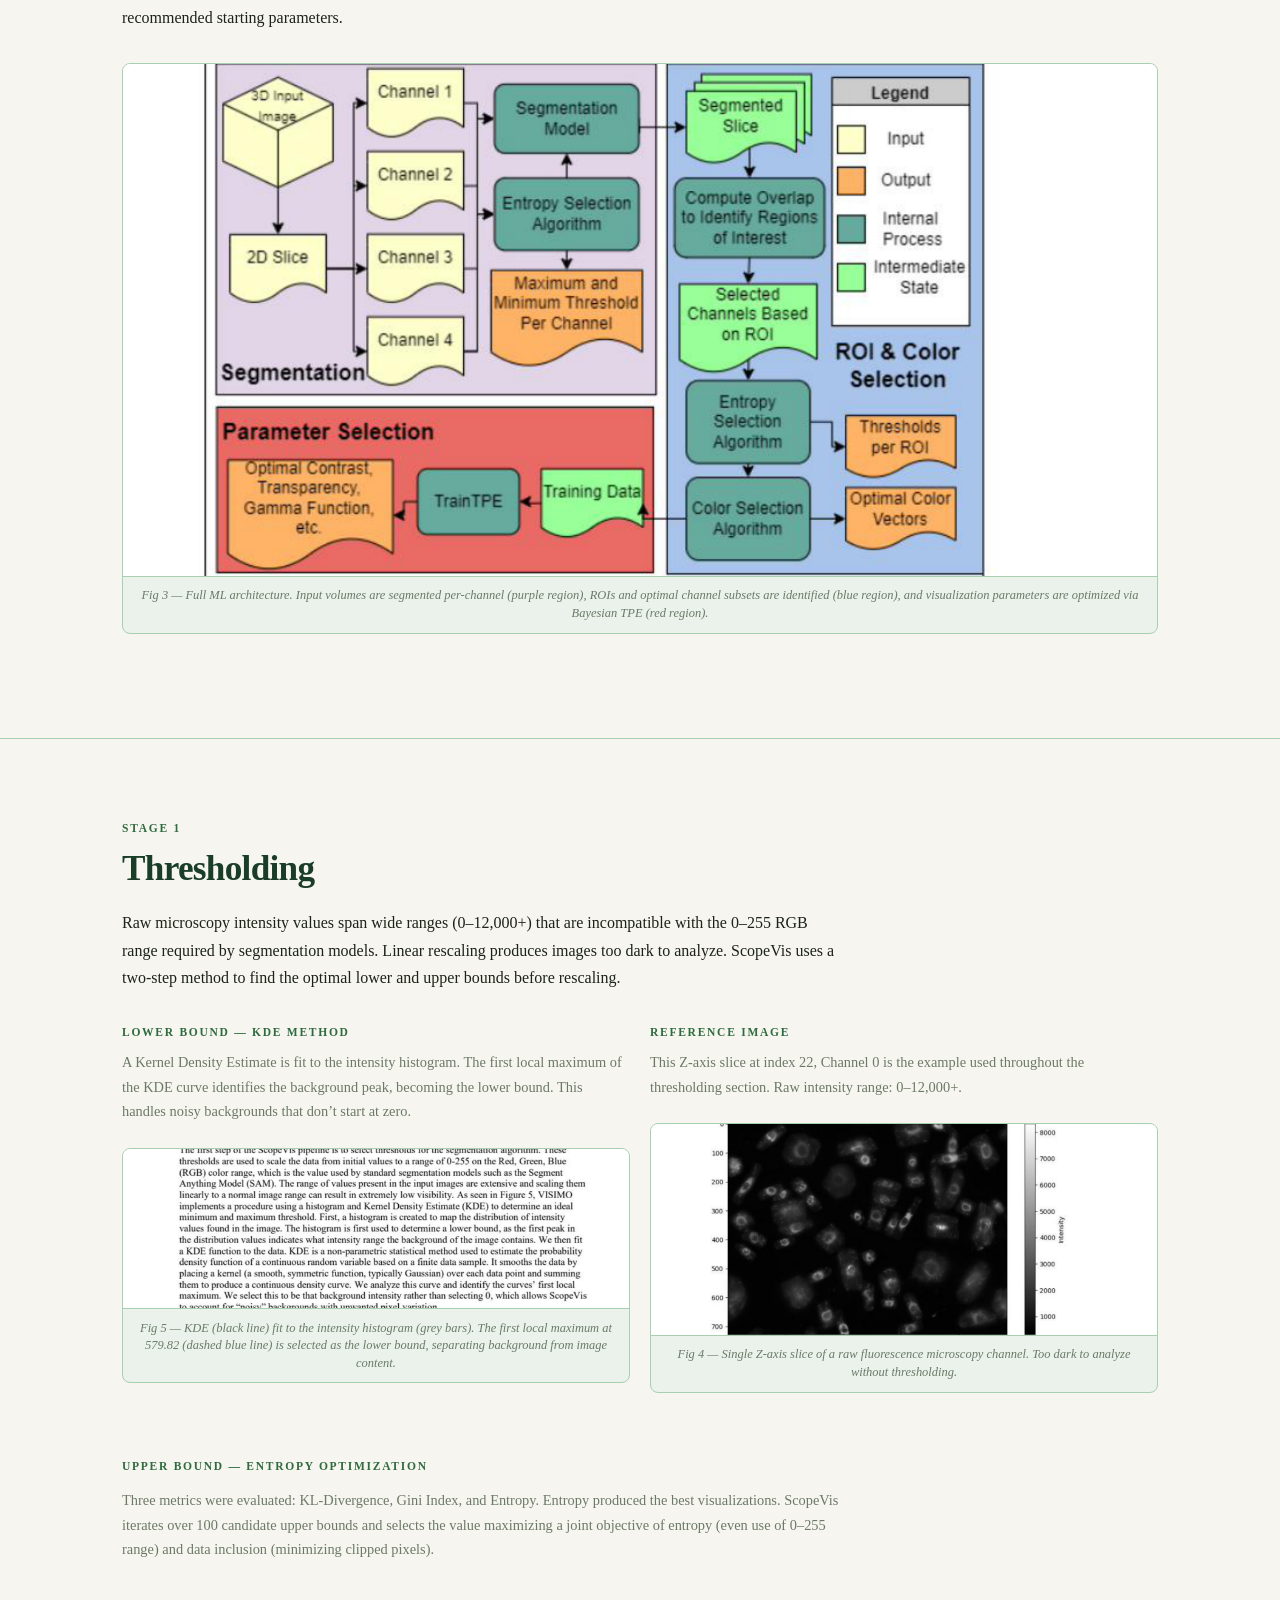
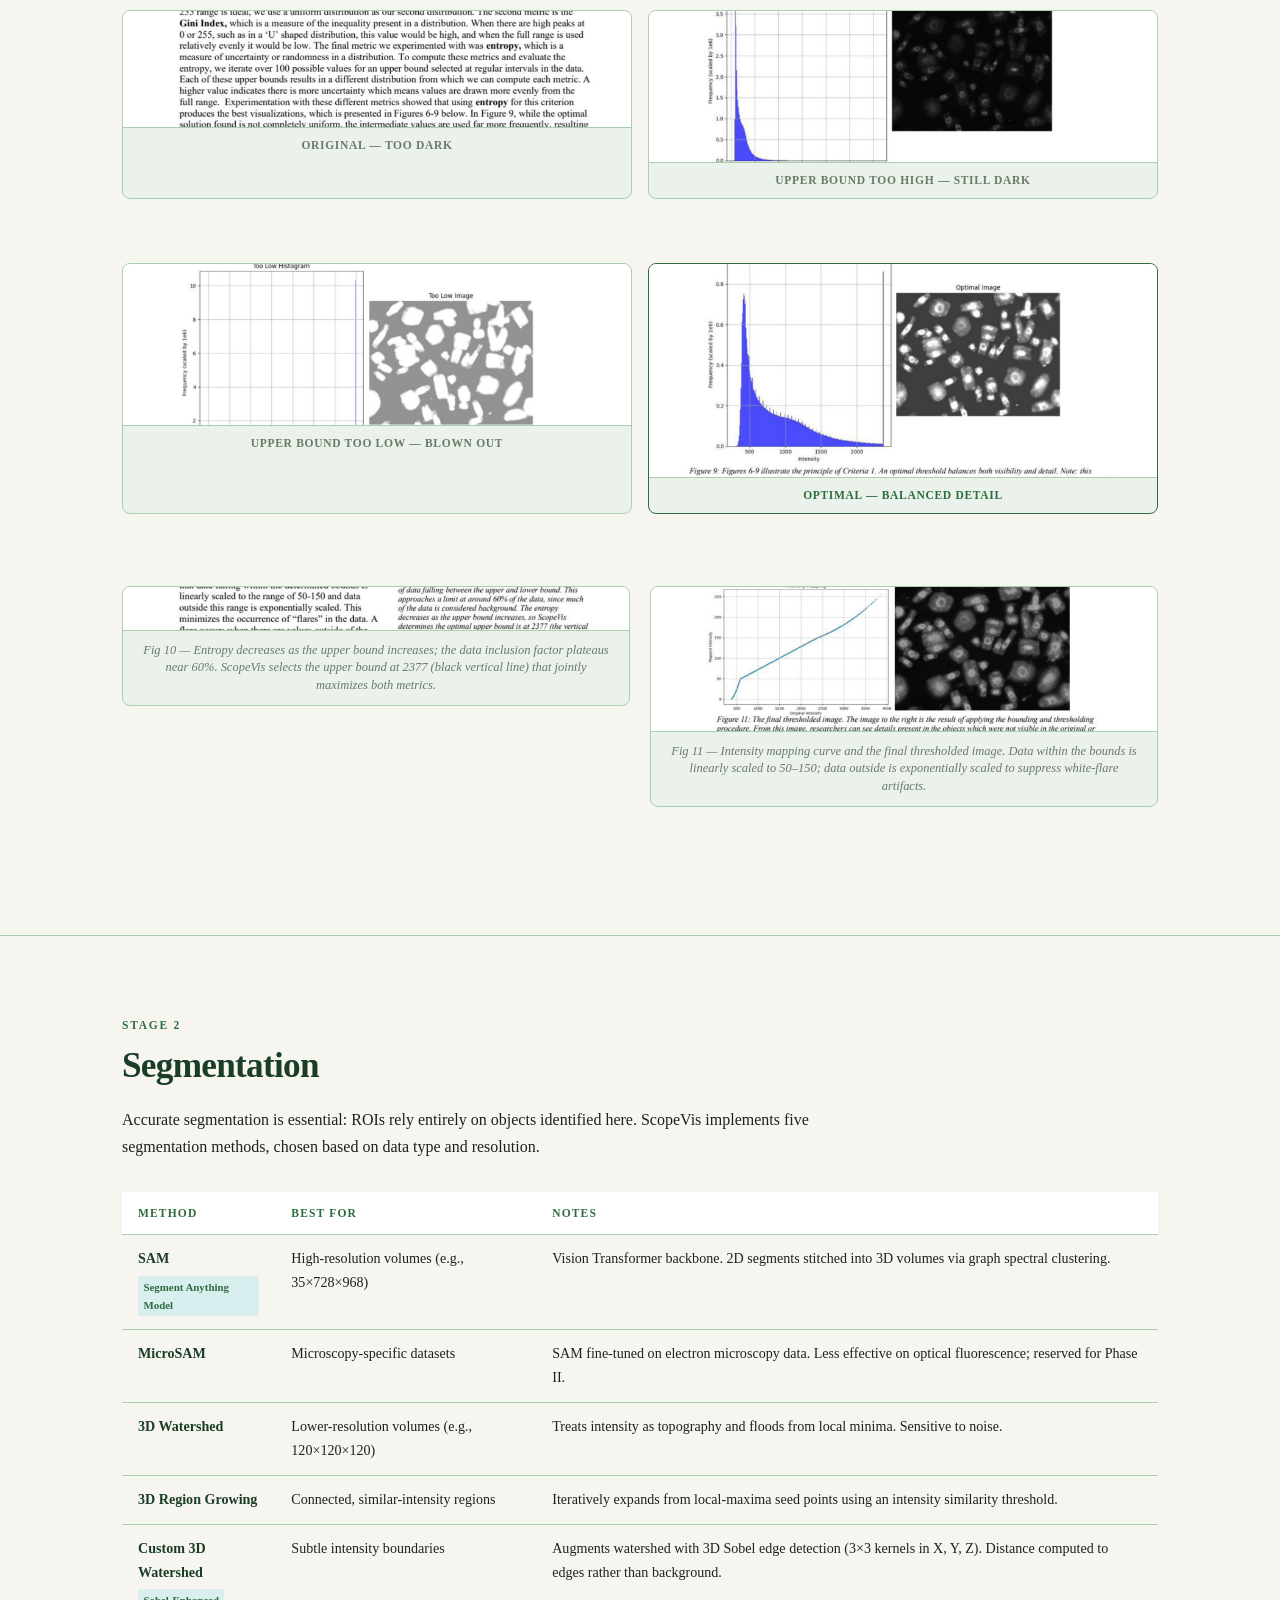
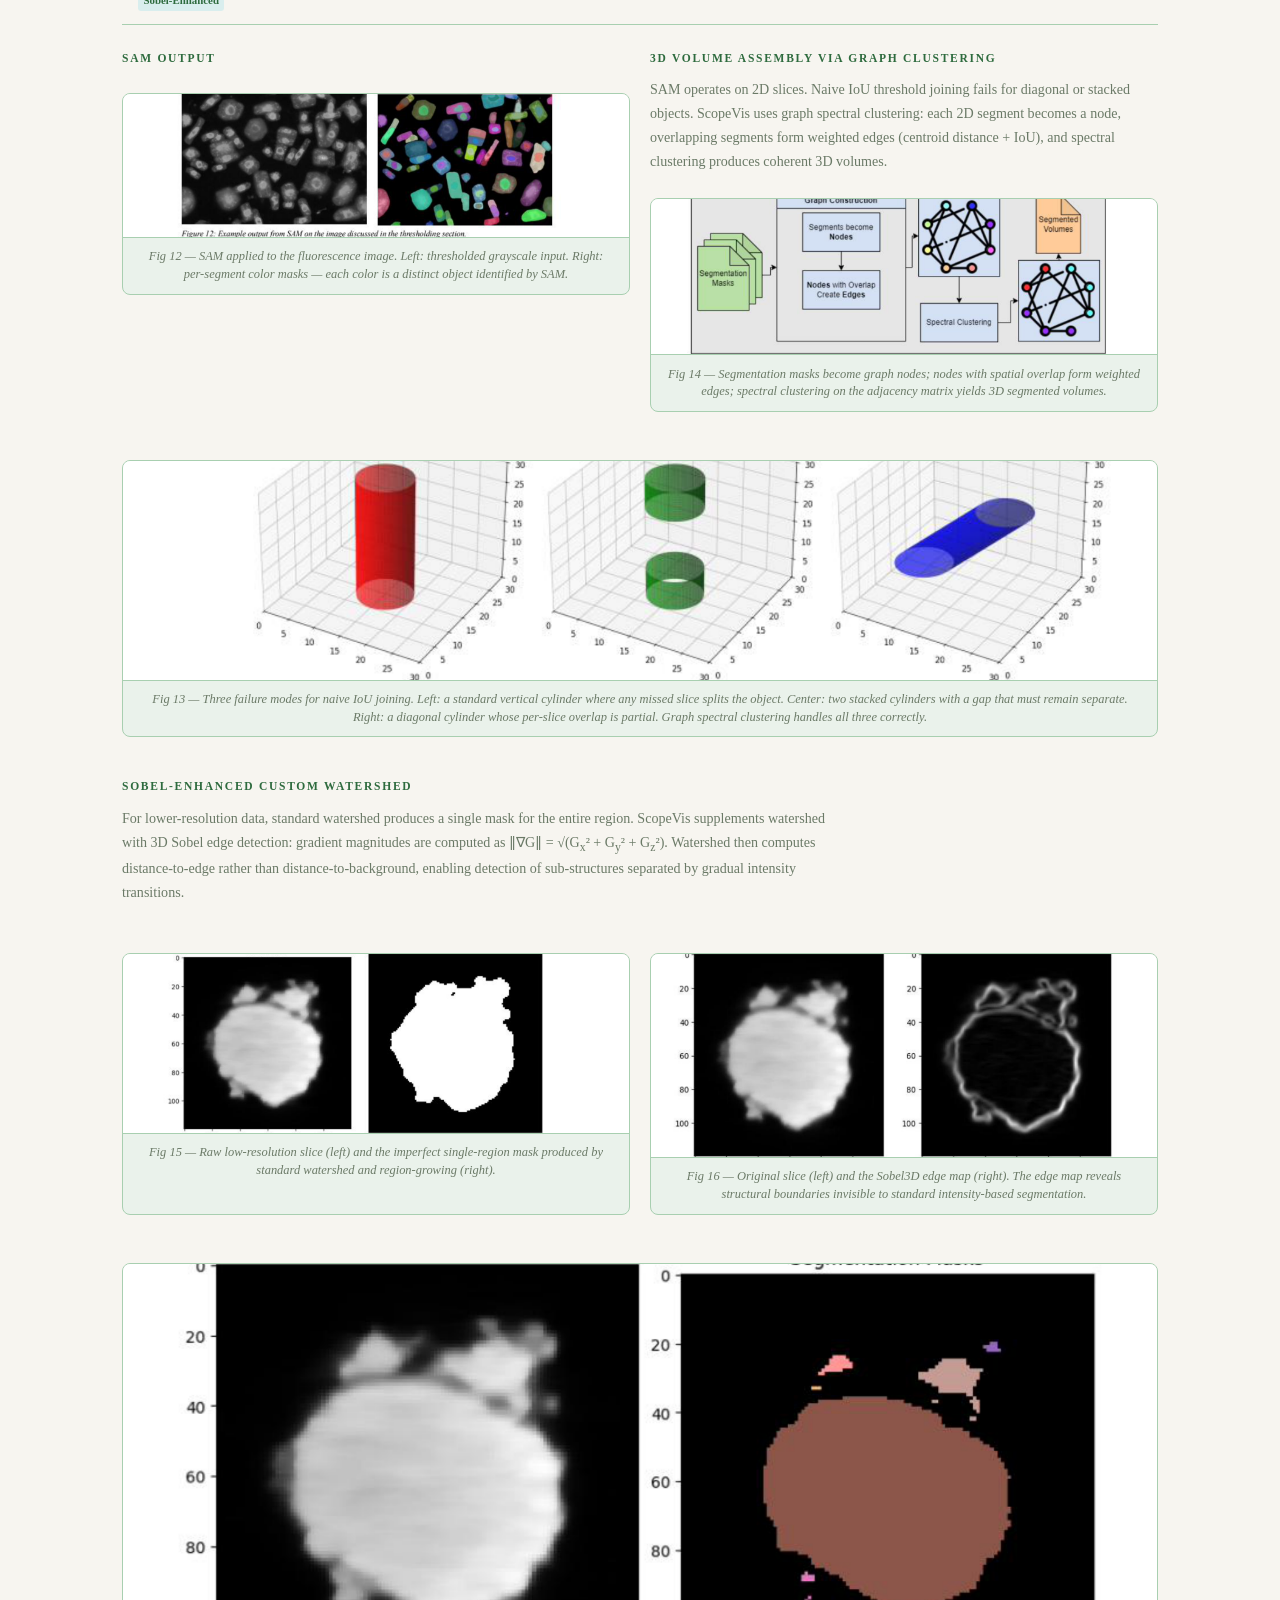
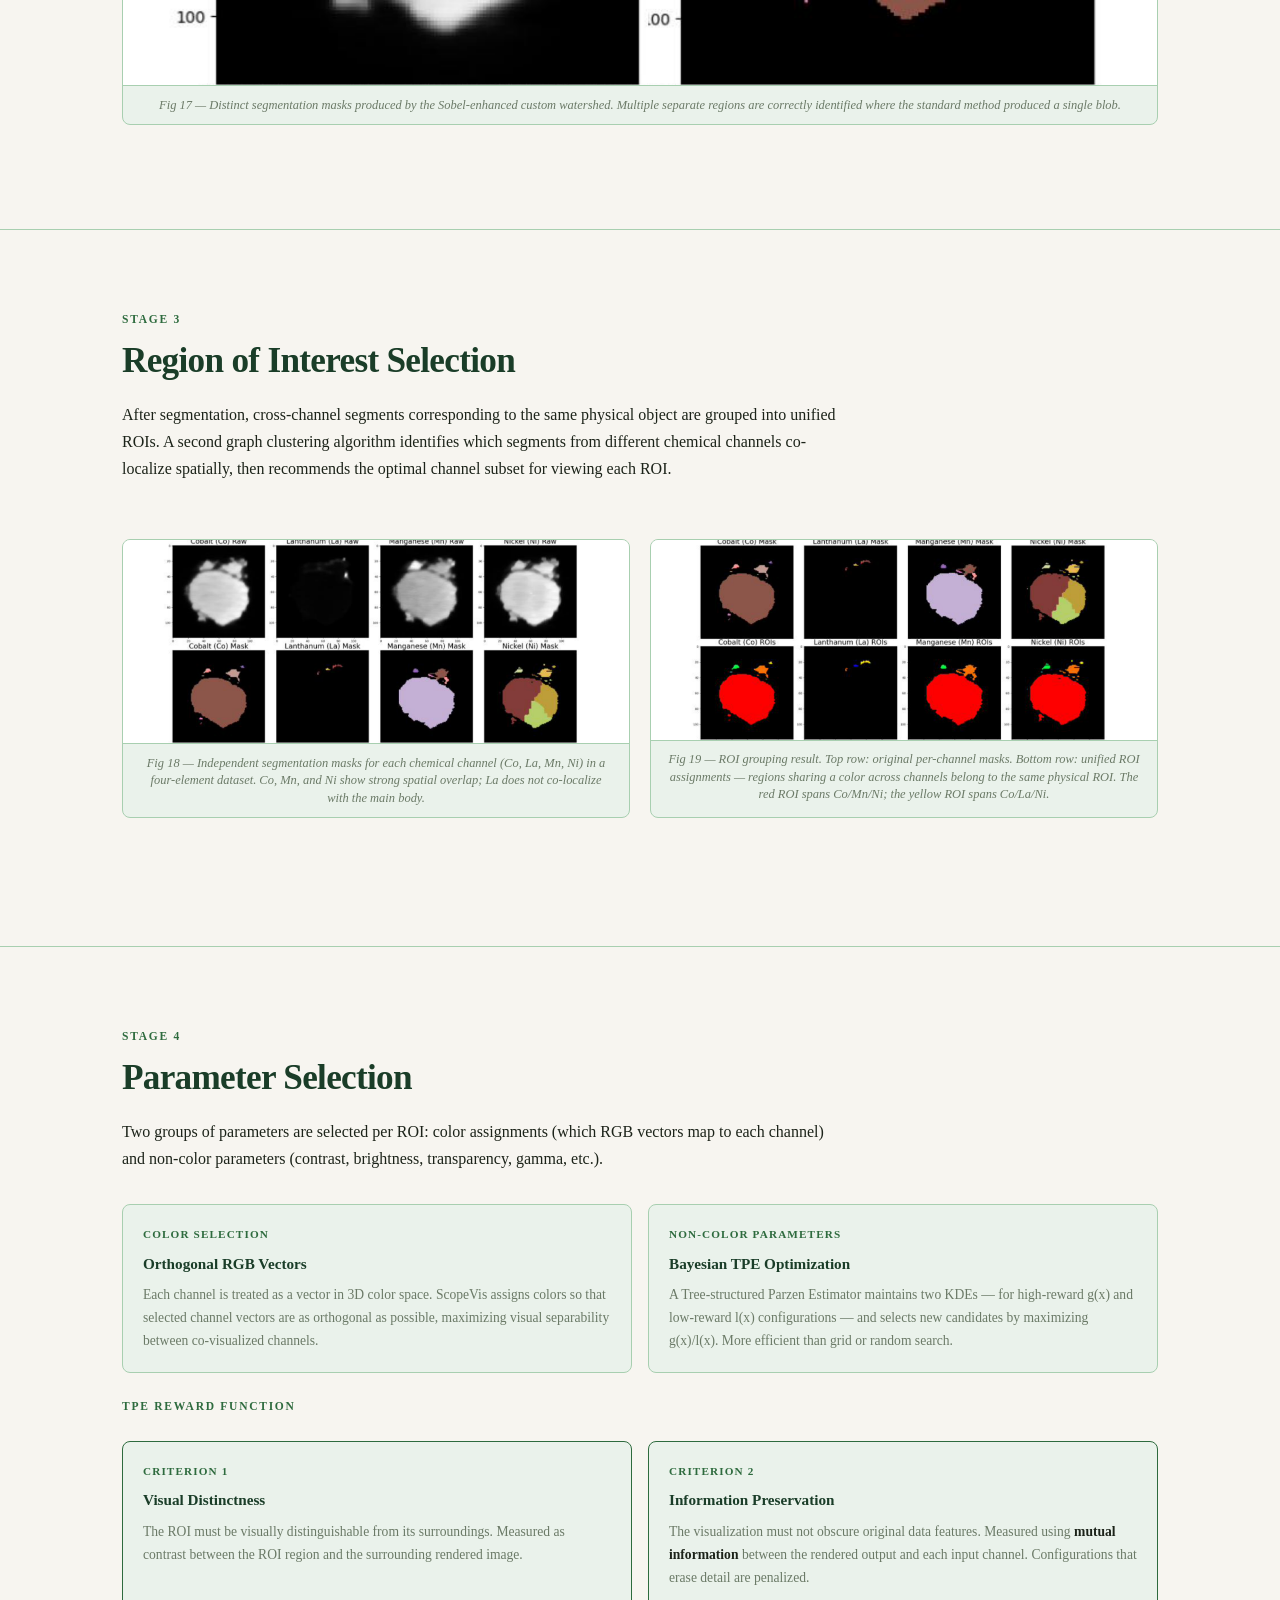
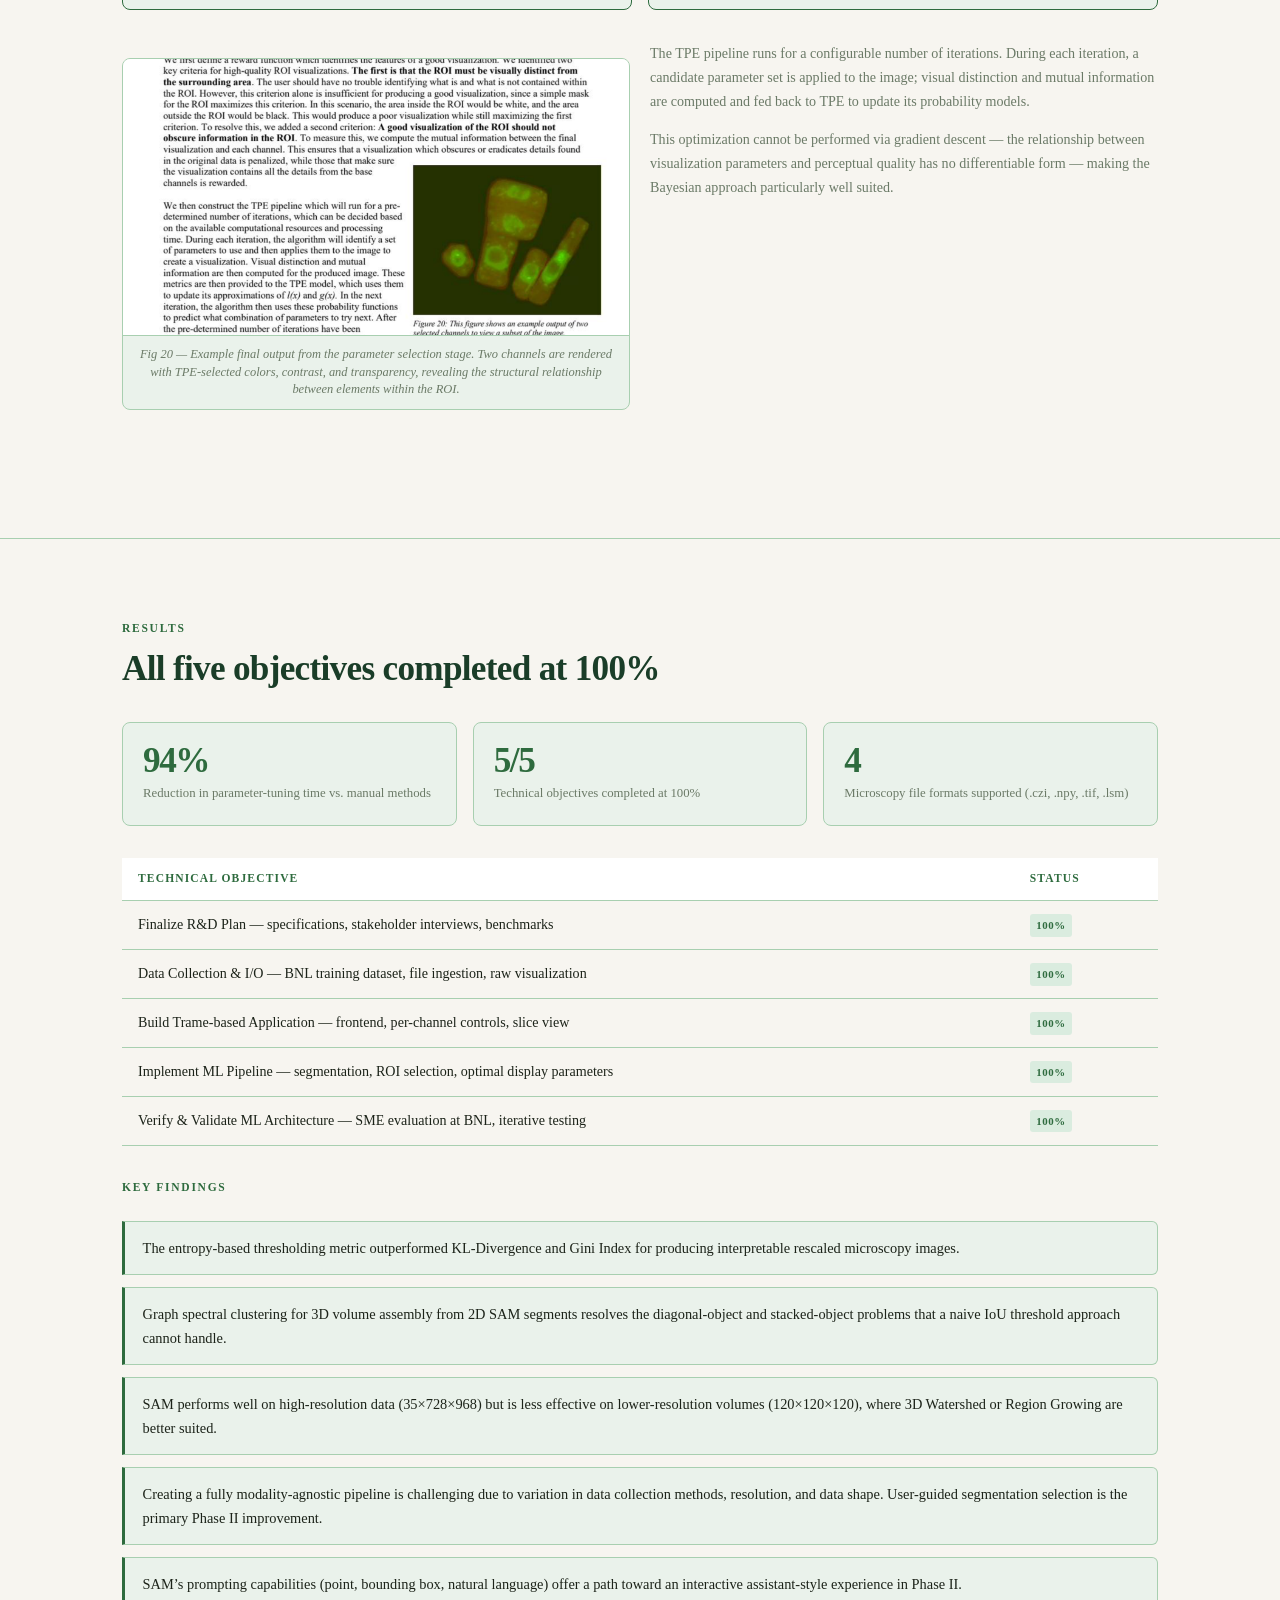
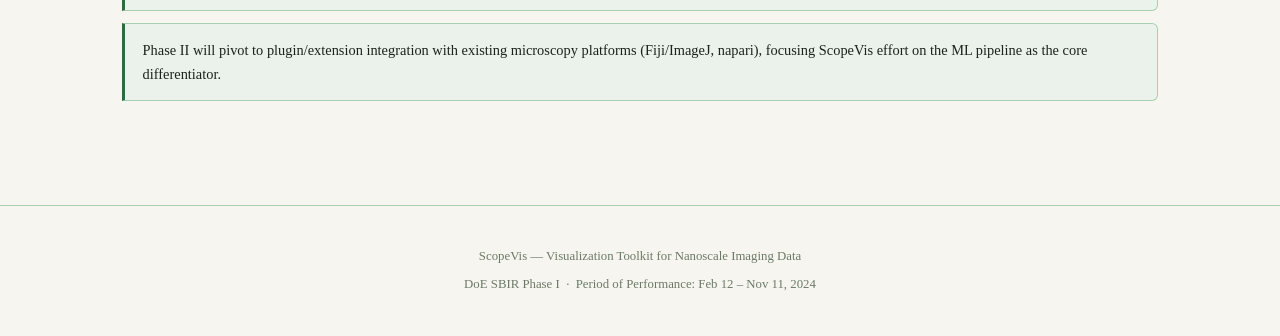
<file: projects/scopevis/index.html>
<!DOCTYPE html>
<html lang="en">
<head>
<meta charset="UTF-8">
<meta name="viewport" content="width=device-width,initial-scale=1.0">
<title>ScopeVis — Visualization Toolkit for Nanoscale Imaging Data</title>
<style>
:root {
  --bg:#0a0e14; --surface:#111720; --card:#161d28; --border:#1e2d3d;
  --accent:#00b8d9; --accent2:#0052cc; --green:#36b37e;
  --text:#d4dde8; --muted:#6b7c8e; --heading:#e8f0f7;
  --sans:'Inter',system-ui,sans-serif;
}
*,*::before,*::after{box-sizing:border-box;margin:0;padding:0}
html{scroll-behavior:smooth}
body{background:var(--bg);color:var(--text);font-family:var(--sans);font-size:16px;line-height:1.7;-webkit-font-smoothing:antialiased}

nav{position:sticky;top:0;z-index:100;background:rgba(10,14,20,.92);backdrop-filter:blur(12px);border-bottom:1px solid var(--border);padding:0 2rem;display:flex;align-items:center;gap:2rem;height:56px}
.nav-logo{font-size:1rem;font-weight:700;letter-spacing:.08em;color:var(--accent);text-decoration:none;text-transform:uppercase}
.nav-links{display:flex;gap:1.5rem;list-style:none;margin-left:auto}
.nav-links a{color:var(--muted);text-decoration:none;font-size:.82rem;letter-spacing:.05em;text-transform:uppercase;transition:color .2s}
.nav-links a:hover{color:var(--accent)}

.hero{position:relative;padding:6rem 2rem 5rem;text-align:center;overflow:hidden}
.hero-grid{position:absolute;inset:0;background-image:linear-gradient(rgba(0,184,217,.06) 1px,transparent 1px),linear-gradient(90deg,rgba(0,184,217,.06) 1px,transparent 1px);background-size:48px 48px;mask-image:radial-gradient(ellipse 80% 60% at 50% 0%,black 40%,transparent 100%)}
.eyebrow{display:inline-block;font-size:.75rem;letter-spacing:.15em;text-transform:uppercase;color:var(--accent);font-weight:600;border:1px solid rgba(0,184,217,.3);padding:.3em .9em;border-radius:2em;margin-bottom:1.5rem}
.hero h1{font-size:clamp(2.4rem,5vw,4rem);font-weight:800;letter-spacing:-.02em;color:var(--heading);line-height:1.1;max-width:800px;margin:0 auto .8rem}
.hero h1 span{color:var(--accent)}
.hero-sub{font-size:1.1rem;color:var(--muted);max-width:560px;margin:0 auto 2.5rem}
.hero-meta{display:flex;flex-wrap:wrap;justify-content:center;gap:2rem;font-size:.82rem;color:var(--muted)}
.hero-meta span{display:flex;align-items:center;gap:.4rem}
.hero-meta strong{color:var(--text)}

.container{max-width:1100px;margin:0 auto;padding:0 2rem}
section{padding:5rem 0;border-top:1px solid var(--border)}

.slabel{font-size:.72rem;letter-spacing:.15em;text-transform:uppercase;color:var(--accent);font-weight:600;margin-bottom:.6rem}
.stitle{font-size:clamp(1.6rem,3vw,2.2rem);font-weight:700;color:var(--heading);letter-spacing:-.02em;margin-bottom:1.2rem;line-height:1.2}
.sbody{max-width:720px;color:var(--text);margin-bottom:2rem}

/* Figure blocks */
.fig{background:var(--card);border:1px solid var(--border);border-radius:8px;overflow:hidden;margin:1.5rem 0}
.fig img{width:100%;display:block}
.fig-cap{padding:.65rem 1rem;font-size:.78rem;color:var(--muted);font-style:italic;border-top:1px solid var(--border);text-align:center;line-height:1.4}

/* Grid layouts */
.g2{display:grid;grid-template-columns:1fr 1fr;gap:1.25rem;margin:1.5rem 0}
.g2v{display:grid;grid-template-columns:1fr 1fr;gap:1.25rem;margin:1.5rem 0;align-items:start}

/* Threshold 4-up */
.thresh4{display:grid;grid-template-columns:1fr 1fr;gap:1rem;margin:1.5rem 0}
.thresh4 .fig.ok{border-color:var(--green)}
.thresh4 .fig.ok .fig-cap{color:var(--green)}
.thresh-label{font-size:.72rem;font-weight:700;letter-spacing:.06em;text-transform:uppercase;color:var(--muted);padding:.5rem .75rem;border-top:1px solid var(--border);text-align:center}
.thresh4 .fig.ok .thresh-label{color:var(--green)}

/* Seg table */
.seg-table{width:100%;border-collapse:collapse;margin:1.5rem 0;font-size:.88rem}
.seg-table th{background:var(--surface);color:var(--accent);font-size:.72rem;letter-spacing:.1em;text-transform:uppercase;padding:.7rem 1rem;text-align:left;border-bottom:1px solid var(--border);font-weight:600}
.seg-table td{padding:.75rem 1rem;border-bottom:1px solid var(--border);color:var(--text);vertical-align:top}
.seg-table tr:hover td{background:var(--surface)}
.seg-table .method{color:var(--heading);font-weight:600}
.tag{display:inline-block;font-size:.68rem;padding:.15em .5em;border-radius:3px;background:rgba(0,184,217,.12);color:var(--accent);margin-top:.3rem;font-weight:600}

/* Reward cards */
.rcards{display:grid;grid-template-columns:1fr 1fr;gap:1rem;margin:1.5rem 0}
.rcard{background:var(--card);border:1px solid var(--border);border-radius:8px;padding:1.25rem}
.rcard.a{border-color:var(--accent)}
.rcard.g{border-color:var(--green)}
.rcard .rl{font-size:.7rem;letter-spacing:.1em;text-transform:uppercase;color:var(--accent);font-weight:700;margin-bottom:.4rem}
.rcard h4{color:var(--heading);font-size:.95rem;margin-bottom:.4rem}
.rcard p{font-size:.85rem;color:var(--muted)}

/* Results */
.stats{display:grid;grid-template-columns:repeat(3,1fr);gap:1rem;margin:2rem 0}
.stat{background:var(--card);border:1px solid var(--border);border-radius:8px;padding:1.25rem}
.stat .n{font-size:2.2rem;font-weight:800;color:var(--accent);letter-spacing:-.04em;line-height:1}
.stat .l{font-size:.8rem;color:var(--muted);margin-top:.3rem}

.findings{list-style:none;margin:1.5rem 0;display:grid;gap:.75rem}
.findings li{background:var(--card);border:1px solid var(--border);border-left:3px solid var(--green);border-radius:0 6px 6px 0;padding:.85rem 1.1rem;font-size:.9rem}

.obj-table{width:100%;border-collapse:collapse;margin:1.5rem 0;font-size:.88rem}
.obj-table th{background:var(--surface);color:var(--accent);font-size:.72rem;letter-spacing:.1em;text-transform:uppercase;padding:.7rem 1rem;text-align:left;border-bottom:1px solid var(--border);font-weight:600}
.obj-table td{padding:.75rem 1rem;border-bottom:1px solid var(--border);color:var(--text);vertical-align:top}
.obj-table tr:hover td{background:var(--surface)}
.badge{display:inline-block;font-size:.68rem;padding:.2em .6em;border-radius:3px;background:rgba(54,179,126,.15);color:var(--green);font-weight:700;letter-spacing:.05em}

.team{display:grid;grid-template-columns:repeat(auto-fill,minmax(200px,1fr));gap:1rem;margin:1.5rem 0}
.tc{background:var(--card);border:1px solid var(--border);border-radius:8px;padding:1.1rem}
.tc .n{color:var(--heading);font-weight:600;font-size:.95rem}
.tc .r{font-size:.75rem;color:var(--accent);margin:.2rem 0 .5rem;font-weight:600;letter-spacing:.04em}
.tc .o{font-size:.78rem;color:var(--muted)}
.tc p{font-size:.8rem;color:var(--muted);margin-top:.5rem}

footer{border-top:1px solid var(--border);padding:2.5rem 2rem;text-align:center;font-size:.8rem;color:var(--muted)}

@media(max-width:700px){
  .g2,.g2v,.thresh4,.rcards,.stats{grid-template-columns:1fr}
  nav .nav-links{display:none}
}
</style>
<style>
/* ── Site primary nav ── */
.pnav{height:56px;border-bottom:1px solid #cdd8ea;background:rgba(238,243,251,0.92);backdrop-filter:blur(10px);position:sticky;top:0;z-index:9999;display:flex;align-items:center}
.pnav-inner{width:100%;max-width:1200px;margin:0 auto;padding:0 1.5rem;display:flex;align-items:center;justify-content:space-between}
.pnav-logo{font-family:'Lora',Georgia,serif;font-size:1.125rem;font-weight:600;color:#0f172a;text-decoration:none;letter-spacing:-0.01em}
.pnav-list{display:flex;gap:1.5rem;list-style:none}
.pnav-list a{font-size:0.875rem;font-weight:500;color:#5c6b82;text-decoration:none;transition:color 150ms}
.pnav-list a:hover,.pnav-list a[aria-current]{color:#2563eb;text-decoration:none}
@media(max-width:600px){.pnav-logo{font-size:1rem}.pnav-list{gap:1rem}}
/* ── Silva-style override ── */
:root{
  --bg:#F7F5F0;--surface:#ffffff;--card:#EAF2EB;--border:#A8CFB0;
  --accent:#2E6B3E;--accent2:#C8860A;--green:#2E6B3E;
  --text:#1C2319;--muted:#6B7A67;--heading:#1A3D28;
}
body{background:var(--bg);color:var(--text);font-family:Georgia,"Times New Roman",serif}
nav:not(.pnav){top:56px!important;background:#1A3D28!important;backdrop-filter:none!important;border-bottom:1px solid rgba(255,255,255,0.08)!important}
.nav-logo{color:#7ED99A!important}
.nav-links a{color:#8FBA9A!important}
.nav-links a:hover{color:#FFFFFF!important}
nav:not(.pnav){padding-left:max(1.5rem,calc(50% - 430px))!important;padding-right:max(1.5rem,calc(50% - 430px))!important}
</style>
</head>
<body>

<nav class="pnav" aria-label="Site navigation">
  <div class="pnav-inner">
    <a href="/" class="pnav-logo">Joshua Martin</a>
    <ul class="pnav-list" role="list">
      <li><a href="/">Home</a></li>
      <li><a href="/about/">About</a></li>
      <li><a href="/projects/" aria-current="page">Projects</a></li>
    </ul>
  </div>
</nav>

<nav>
  <a class="nav-logo" href="#">ScopeVis</a>
  <ul class="nav-links">
    <li><a href="#problem">Problem</a></li>
    <li><a href="#pipeline">Pipeline</a></li>
    <li><a href="#thresholding">Thresholding</a></li>
    <li><a href="#segmentation">Segmentation</a></li>
    <li><a href="#roi">ROI Selection</a></li>
    <li><a href="#parameters">Parameters</a></li>
    <li><a href="#results">Results</a></li>
  </ul>
</nav>

<div class="hero">
  <div class="hero-grid"></div>
  <div class="container" style="position:relative">
    <div class="eyebrow">DoE SBIR Phase I</div>
    <h1>Automated visualization for<br><span>nanoscale imaging data</span></h1>
    <p class="hero-sub">ScopeVis is an ML-powered toolkit that identifies regions of interest and recommends optimal viewing parameters in complex multichannel microscopy volumes.</p>
    <div class="hero-meta">
      <span><strong>My Role</strong> Technical Lead</span>
      <span><strong>Partner</strong> Brookhaven National Laboratory</span>
      <span><strong>Period</strong> Feb &ndash; Nov 2024</span>
      <span><strong>Impact</strong> 94% reduction in parameter-tuning time</span>
    </div>
  </div>
</div>

<!-- PROBLEM -->
<section id="problem">
  <div class="container">
    <div class="slabel">The Problem</div>
    <h2 class="stitle">Manual parameter tuning is a scientific bottleneck</h2>
    <p class="sbody">Modern nanoscale imaging at national laboratory facilities generates four-dimensional datasets: three spatial dimensions plus chemical element channels. Determining correct visualization parameters for each dataset requires enormous manual effort. ScopeVis automates this process end-to-end.</p>
    <div class="g2">
      <div class="fig">
        <img src="images/image_001.png" alt="ScopeVis Z-axis volume slice" loading="lazy">
        <div class="fig-cap">Fig 1 &mdash; The ScopeVis Trame web application. A multichannel volume is sliced through its Z axis: 3D render (left panel) and 2D cross-section (right panel). Channel controls appear in the sidebar.</div>
      </div>
      <div class="fig">
        <img src="images/image_002.png" alt="ScopeVis segmentation map overlay" loading="lazy">
        <div class="fig-cap">Fig 2 &mdash; Segmentation map overlaid on the 3D volume. Outer regions are suppressed in intensity, isolating the ML-identified ROI for clearer visual analysis.</div>
      </div>
    </div>
  </div>
</section>

<!-- PIPELINE -->
<section id="pipeline">
  <div class="container">
    <div class="slabel">Architecture</div>
    <h2 class="stitle">A four-stage ML pipeline</h2>
    <p class="sbody">The ScopeVis pipeline automatically processes multichannel microscopy volumes through thresholding, segmentation, ROI selection, and parameter optimization. Results surface directly in the web application as recommended starting parameters.</p>
    <div class="fig">
      <img src="images/image_003.png" alt="ScopeVis ML architecture diagram" loading="lazy">
      <div class="fig-cap">Fig 3 &mdash; Full ML architecture. Input volumes are segmented per-channel (purple region), ROIs and optimal channel subsets are identified (blue region), and visualization parameters are optimized via Bayesian TPE (red region).</div>
    </div>
  </div>
</section>

<!-- THRESHOLDING -->
<section id="thresholding">
  <div class="container">
    <div class="slabel">Stage 1</div>
    <h2 class="stitle">Thresholding</h2>
    <p class="sbody">Raw microscopy intensity values span wide ranges (0&ndash;12,000+) that are incompatible with the 0&ndash;255 RGB range required by segmentation models. Linear rescaling produces images too dark to analyze. ScopeVis uses a two-step method to find the optimal lower and upper bounds before rescaling.</p>

    <div class="g2v">
      <div>
        <div class="slabel" style="margin-bottom:.5rem">Lower Bound &mdash; KDE Method</div>
        <p style="font-size:.9rem;color:var(--muted);margin-bottom:1rem">A Kernel Density Estimate is fit to the intensity histogram. The first local maximum of the KDE curve identifies the background peak, becoming the lower bound. This handles noisy backgrounds that don&rsquo;t start at zero.</p>
        <div class="fig">
          <img src="images/image_004.png" alt="KDE lower bound selection" loading="lazy">
          <div class="fig-cap">Fig 5 &mdash; KDE (black line) fit to the intensity histogram (grey bars). The first local maximum at 579.82 (dashed blue line) is selected as the lower bound, separating background from image content.</div>
        </div>
      </div>
      <div>
        <div class="slabel" style="margin-bottom:.5rem">Reference Image</div>
        <p style="font-size:.9rem;color:var(--muted);margin-bottom:1rem">This Z-axis slice at index 22, Channel 0 is the example used throughout the thresholding section. Raw intensity range: 0&ndash;12,000+.</p>
        <div class="fig">
          <img src="images/image_005.png" alt="Raw microscopy image slice" loading="lazy">
          <div class="fig-cap">Fig 4 &mdash; Single Z-axis slice of a raw fluorescence microscopy channel. Too dark to analyze without thresholding.</div>
        </div>
      </div>
    </div>

    <div class="slabel" style="margin-top:2.5rem;margin-bottom:.75rem">Upper Bound &mdash; Entropy Optimization</div>
    <p style="font-size:.9rem;color:var(--muted);max-width:720px;margin-bottom:1.5rem">Three metrics were evaluated: KL-Divergence, Gini Index, and Entropy. Entropy produced the best visualizations. ScopeVis iterates over 100 candidate upper bounds and selects the value maximizing a joint objective of entropy (even use of 0&ndash;255 range) and data inclusion (minimizing clipped pixels).</p>

    <div class="thresh4">
      <div class="fig">
        <img src="images/image_006.png" alt="Original unthresholded" loading="lazy">
        <div class="thresh-label">Original &mdash; too dark</div>
      </div>
      <div class="fig">
        <img src="images/image_007.png" alt="Upper bound too high" loading="lazy">
        <div class="thresh-label">Upper bound too high &mdash; still dark</div>
      </div>
      <div class="fig">
        <img src="images/image_008.png" alt="Upper bound too low" loading="lazy">
        <div class="thresh-label">Upper bound too low &mdash; blown out</div>
      </div>
      <div class="fig ok">
        <img src="images/image_009.png" alt="Optimal threshold" loading="lazy">
        <div class="thresh-label">Optimal &mdash; balanced detail</div>
      </div>
    </div>

    <div class="g2v" style="margin-top:1rem">
      <div class="fig">
        <img src="images/image_010.png" alt="Entropy vs data inclusion factor" loading="lazy">
        <div class="fig-cap">Fig 10 &mdash; Entropy decreases as the upper bound increases; the data inclusion factor plateaus near 60%. ScopeVis selects the upper bound at 2377 (black vertical line) that jointly maximizes both metrics.</div>
      </div>
      <div class="fig">
        <img src="images/image_011.png" alt="Final thresholded image" loading="lazy">
        <div class="fig-cap">Fig 11 &mdash; Intensity mapping curve and the final thresholded image. Data within the bounds is linearly scaled to 50&ndash;150; data outside is exponentially scaled to suppress white-flare artifacts.</div>
      </div>
    </div>
  </div>
</section>

<!-- SEGMENTATION -->
<section id="segmentation">
  <div class="container">
    <div class="slabel">Stage 2</div>
    <h2 class="stitle">Segmentation</h2>
    <p class="sbody">Accurate segmentation is essential: ROIs rely entirely on objects identified here. ScopeVis implements five segmentation methods, chosen based on data type and resolution.</p>

    <table class="seg-table">
      <thead><tr><th>Method</th><th>Best For</th><th>Notes</th></tr></thead>
      <tbody>
        <tr><td><span class="method">SAM</span><br><span class="tag">Segment Anything Model</span></td><td>High-resolution volumes (e.g., 35&times;728&times;968)</td><td>Vision Transformer backbone. 2D segments stitched into 3D volumes via graph spectral clustering.</td></tr>
        <tr><td><span class="method">MicroSAM</span></td><td>Microscopy-specific datasets</td><td>SAM fine-tuned on electron microscopy data. Less effective on optical fluorescence; reserved for Phase II.</td></tr>
        <tr><td><span class="method">3D Watershed</span></td><td>Lower-resolution volumes (e.g., 120&times;120&times;120)</td><td>Treats intensity as topography and floods from local minima. Sensitive to noise.</td></tr>
        <tr><td><span class="method">3D Region Growing</span></td><td>Connected, similar-intensity regions</td><td>Iteratively expands from local-maxima seed points using an intensity similarity threshold.</td></tr>
        <tr><td><span class="method">Custom 3D Watershed</span><br><span class="tag">Sobel-Enhanced</span></td><td>Subtle intensity boundaries</td><td>Augments watershed with 3D Sobel edge detection (3&times;3 kernels in X, Y, Z). Distance computed to edges rather than background.</td></tr>
      </tbody>
    </table>

    <div class="g2v" style="margin-top:1.5rem">
      <div>
        <div class="slabel" style="margin-bottom:.6rem">SAM Output</div>
        <div class="fig">
          <img src="images/image_012.png" alt="SAM segmentation output" loading="lazy">
          <div class="fig-cap">Fig 12 &mdash; SAM applied to the fluorescence image. Left: thresholded grayscale input. Right: per-segment color masks &mdash; each color is a distinct object identified by SAM.</div>
        </div>
      </div>
      <div>
        <div class="slabel" style="margin-bottom:.6rem">3D Volume Assembly via Graph Clustering</div>
        <p style="font-size:.88rem;color:var(--muted);margin-bottom:.75rem">SAM operates on 2D slices. Naive IoU threshold joining fails for diagonal or stacked objects. ScopeVis uses graph spectral clustering: each 2D segment becomes a node, overlapping segments form weighted edges (centroid distance + IoU), and spectral clustering produces coherent 3D volumes.</p>
        <div class="fig">
          <img src="images/image_013.png" alt="Graph clustering for 3D volumes" loading="lazy">
          <div class="fig-cap">Fig 14 &mdash; Segmentation masks become graph nodes; nodes with spatial overlap form weighted edges; spectral clustering on the adjacency matrix yields 3D segmented volumes.</div>
        </div>
      </div>
    </div>

    <div class="fig" style="margin-top:.5rem">
      <img src="images/image_014.png" alt="Cylinder failure modes for naive IoU joining" loading="lazy">
      <div class="fig-cap">Fig 13 &mdash; Three failure modes for naive IoU joining. Left: a standard vertical cylinder where any missed slice splits the object. Center: two stacked cylinders with a gap that must remain separate. Right: a diagonal cylinder whose per-slice overlap is partial. Graph spectral clustering handles all three correctly.</div>
    </div>

    <div class="slabel" style="margin-top:2.5rem;margin-bottom:.6rem">Sobel-Enhanced Custom Watershed</div>
    <p style="font-size:.88rem;color:var(--muted);max-width:720px;margin-bottom:1rem">For lower-resolution data, standard watershed produces a single mask for the entire region. ScopeVis supplements watershed with 3D Sobel edge detection: gradient magnitudes are computed as &#8214;&nabla;G&#8214;&nbsp;=&nbsp;&radic;(G<sub>x</sub>&sup2;&nbsp;+&nbsp;G<sub>y</sub>&sup2;&nbsp;+&nbsp;G<sub>z</sub>&sup2;). Watershed then computes distance-to-edge rather than distance-to-background, enabling detection of sub-structures separated by gradual intensity transitions.</p>
    <div class="g2">
      <div class="fig">
        <img src="images/image_015.png" alt="Watershed binary mask" loading="lazy">
        <div class="fig-cap">Fig 15 &mdash; Raw low-resolution slice (left) and the imperfect single-region mask produced by standard watershed and region-growing (right).</div>
      </div>
      <div class="fig">
        <img src="images/image_016.png" alt="Sobel3D edge detection" loading="lazy">
        <div class="fig-cap">Fig 16 &mdash; Original slice (left) and the Sobel3D edge map (right). The edge map reveals structural boundaries invisible to standard intensity-based segmentation.</div>
      </div>
    </div>
    <div class="fig">
      <img src="images/image_017.png" alt="Segmentation masks from Sobel-enhanced watershed" loading="lazy">
      <div class="fig-cap">Fig 17 &mdash; Distinct segmentation masks produced by the Sobel-enhanced custom watershed. Multiple separate regions are correctly identified where the standard method produced a single blob.</div>
    </div>
  </div>
</section>

<!-- ROI SELECTION -->
<section id="roi">
  <div class="container">
    <div class="slabel">Stage 3</div>
    <h2 class="stitle">Region of Interest Selection</h2>
    <p class="sbody">After segmentation, cross-channel segments corresponding to the same physical object are grouped into unified ROIs. A second graph clustering algorithm identifies which segments from different chemical channels co-localize spatially, then recommends the optimal channel subset for viewing each ROI.</p>
    <div class="g2">
      <div class="fig">
        <img src="images/image_018.png" alt="Per-channel segmentation masks" loading="lazy">
        <div class="fig-cap">Fig 18 &mdash; Independent segmentation masks for each chemical channel (Co, La, Mn, Ni) in a four-element dataset. Co, Mn, and Ni show strong spatial overlap; La does not co-localize with the main body.</div>
      </div>
      <div class="fig">
        <img src="images/image_019.png" alt="ROI grouping result" loading="lazy">
        <div class="fig-cap">Fig 19 &mdash; ROI grouping result. Top row: original per-channel masks. Bottom row: unified ROI assignments &mdash; regions sharing a color across channels belong to the same physical ROI. The red ROI spans Co/Mn/Ni; the yellow ROI spans Co/La/Ni.</div>
      </div>
    </div>
  </div>
</section>

<!-- PARAMETER SELECTION -->
<section id="parameters">
  <div class="container">
    <div class="slabel">Stage 4</div>
    <h2 class="stitle">Parameter Selection</h2>
    <p class="sbody">Two groups of parameters are selected per ROI: color assignments (which RGB vectors map to each channel) and non-color parameters (contrast, brightness, transparency, gamma, etc.).</p>
    <div class="rcards">
      <div class="rcard">
        <div class="rl">Color Selection</div>
        <h4>Orthogonal RGB Vectors</h4>
        <p>Each channel is treated as a vector in 3D color space. ScopeVis assigns colors so that selected channel vectors are as orthogonal as possible, maximizing visual separability between co-visualized channels.</p>
      </div>
      <div class="rcard">
        <div class="rl">Non-Color Parameters</div>
        <h4>Bayesian TPE Optimization</h4>
        <p>A Tree-structured Parzen Estimator maintains two KDEs &mdash; for high-reward g(x) and low-reward l(x) configurations &mdash; and selects new candidates by maximizing g(x)/l(x). More efficient than grid or random search.</p>
      </div>
    </div>
    <div class="slabel" style="margin-top:1.5rem;margin-bottom:.75rem">TPE Reward Function</div>
    <div class="rcards">
      <div class="rcard a">
        <div class="rl">Criterion 1</div>
        <h4>Visual Distinctness</h4>
        <p>The ROI must be visually distinguishable from its surroundings. Measured as contrast between the ROI region and the surrounding rendered image.</p>
      </div>
      <div class="rcard g">
        <div class="rl">Criterion 2</div>
        <h4>Information Preservation</h4>
        <p>The visualization must not obscure original data features. Measured using <strong style="color:var(--text)">mutual information</strong> between the rendered output and each input channel. Configurations that erase detail are penalized.</p>
      </div>
    </div>
    <div class="g2v" style="margin-top:1.5rem">
      <div class="fig">
        <img src="images/image_020.png" alt="Final two-channel output visualization" loading="lazy">
        <div class="fig-cap">Fig 20 &mdash; Example final output from the parameter selection stage. Two channels are rendered with TPE-selected colors, contrast, and transparency, revealing the structural relationship between elements within the ROI.</div>
      </div>
      <div style="display:flex;flex-direction:column;justify-content:center;gap:.9rem;padding:.5rem 0">
        <p style="font-size:.88rem;color:var(--muted)">The TPE pipeline runs for a configurable number of iterations. During each iteration, a candidate parameter set is applied to the image; visual distinction and mutual information are computed and fed back to TPE to update its probability models.</p>
        <p style="font-size:.88rem;color:var(--muted)">This optimization cannot be performed via gradient descent &mdash; the relationship between visualization parameters and perceptual quality has no differentiable form &mdash; making the Bayesian approach particularly well suited.</p>
      </div>
    </div>
  </div>
</section>

<!-- RESULTS -->
<section id="results">
  <div class="container">
    <div class="slabel">Results</div>
    <h2 class="stitle">All five objectives completed at 100%</h2>
    <div class="stats">
      <div class="stat"><div class="n">94%</div><div class="l">Reduction in parameter-tuning time vs. manual methods</div></div>
      <div class="stat"><div class="n">5/5</div><div class="l">Technical objectives completed at 100%</div></div>
      <div class="stat"><div class="n">4</div><div class="l">Microscopy file formats supported (.czi, .npy, .tif, .lsm)</div></div>
    </div>
    <table class="obj-table">
      <thead><tr><th>Technical Objective</th><th>Status</th></tr></thead>
      <tbody>
        <tr><td>Finalize R&amp;D Plan &mdash; specifications, stakeholder interviews, benchmarks</td><td><span class="badge">100%</span></td></tr>
        <tr><td>Data Collection &amp; I/O &mdash; BNL training dataset, file ingestion, raw visualization</td><td><span class="badge">100%</span></td></tr>
        <tr><td>Build Trame-based Application &mdash; frontend, per-channel controls, slice view</td><td><span class="badge">100%</span></td></tr>
        <tr><td>Implement ML Pipeline &mdash; segmentation, ROI selection, optimal display parameters</td><td><span class="badge">100%</span></td></tr>
        <tr><td>Verify &amp; Validate ML Architecture &mdash; SME evaluation at BNL, iterative testing</td><td><span class="badge">100%</span></td></tr>
      </tbody>
    </table>
    <div class="slabel" style="margin-top:2rem;margin-bottom:.75rem">Key Findings</div>
    <ul class="findings">
      <li>The entropy-based thresholding metric outperformed KL-Divergence and Gini Index for producing interpretable rescaled microscopy images.</li>
      <li>Graph spectral clustering for 3D volume assembly from 2D SAM segments resolves the diagonal-object and stacked-object problems that a naive IoU threshold approach cannot handle.</li>
      <li>SAM performs well on high-resolution data (35&times;728&times;968) but is less effective on lower-resolution volumes (120&times;120&times;120), where 3D Watershed or Region Growing are better suited.</li>
      <li>Creating a fully modality-agnostic pipeline is challenging due to variation in data collection methods, resolution, and data shape. User-guided segmentation selection is the primary Phase II improvement.</li>
      <li>SAM&rsquo;s prompting capabilities (point, bounding box, natural language) offer a path toward an interactive assistant-style experience in Phase II.</li>
      <li>Phase II will pivot to plugin/extension integration with existing microscopy platforms (Fiji/ImageJ, napari), focusing ScopeVis effort on the ML pipeline as the core differentiator.</li>
    </ul>
  </div>
</section>

<footer>
  <div>ScopeVis &mdash; Visualization Toolkit for Nanoscale Imaging Data</div>
  <div style="margin-top:.4rem">DoE SBIR Phase I &nbsp;&middot;&nbsp; Period of Performance: Feb 12 &ndash; Nov 11, 2024</div>
</footer>
</body>
</html>
</file>
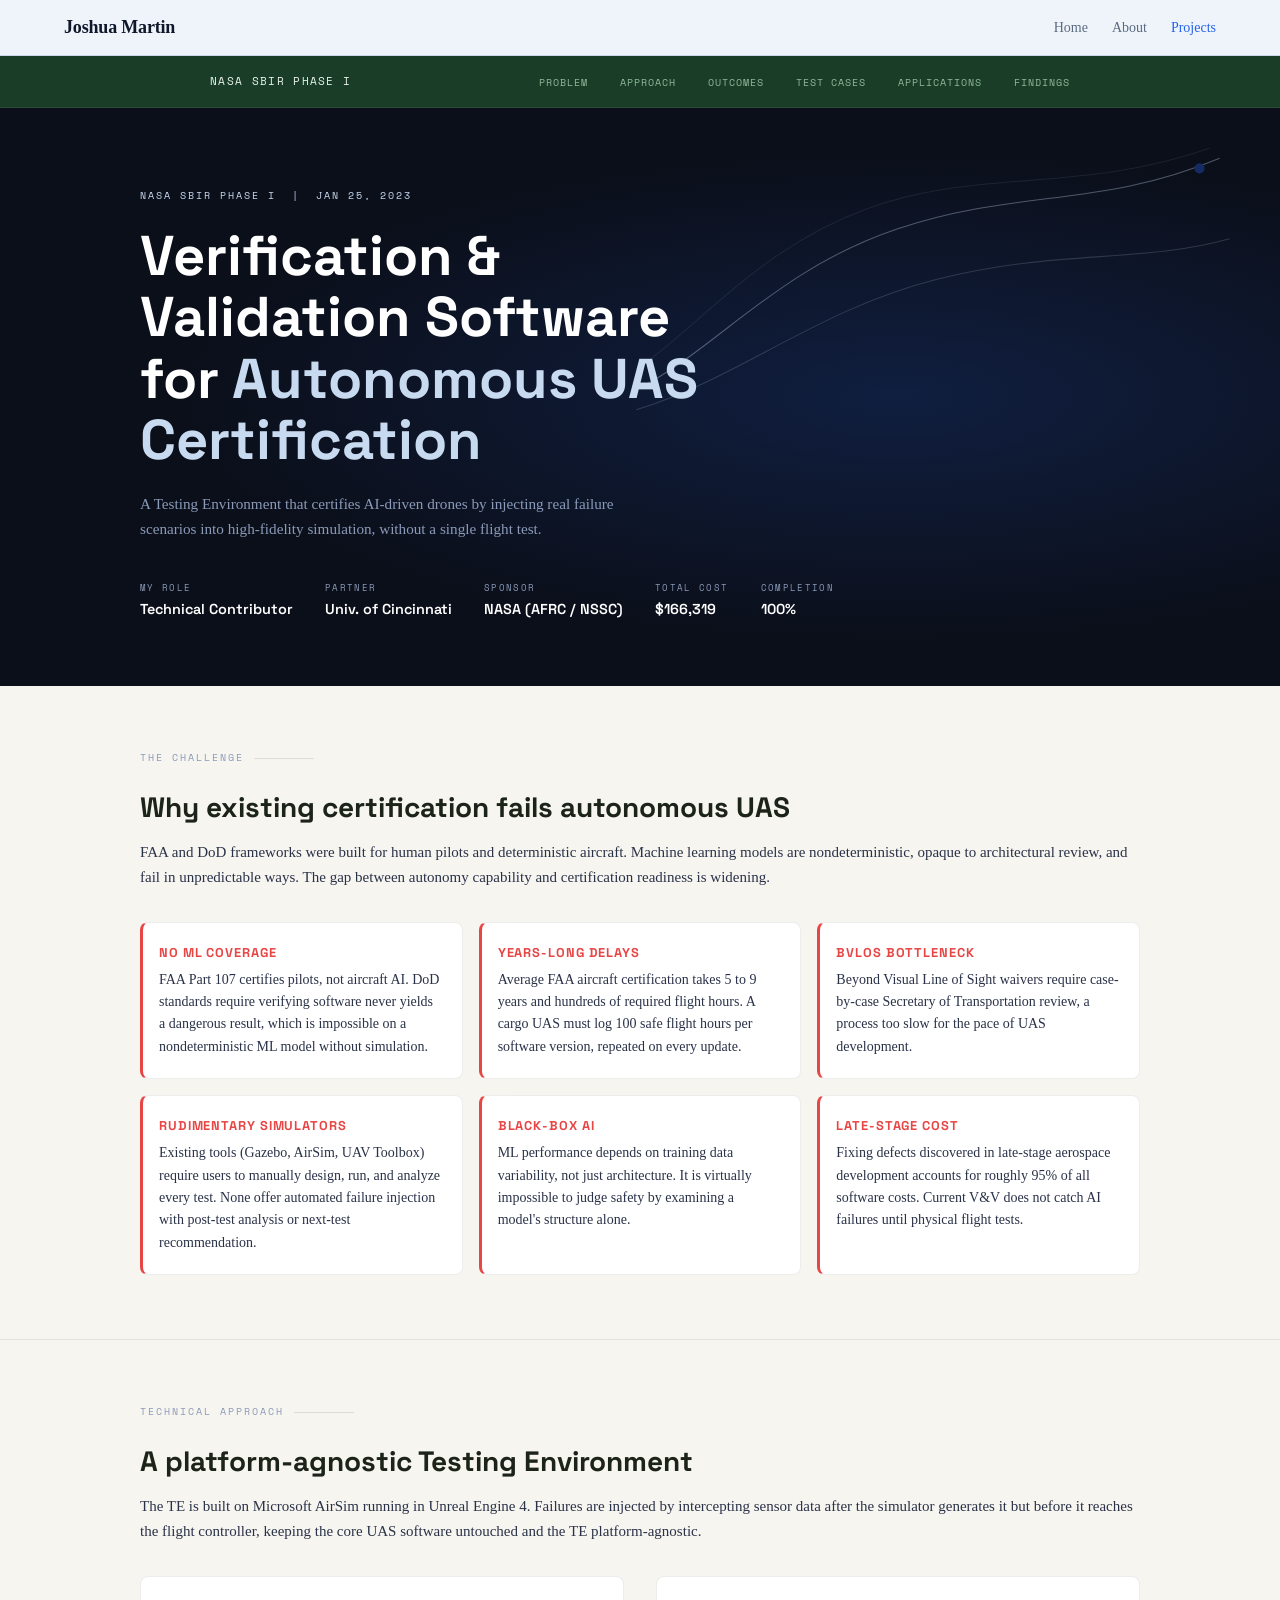
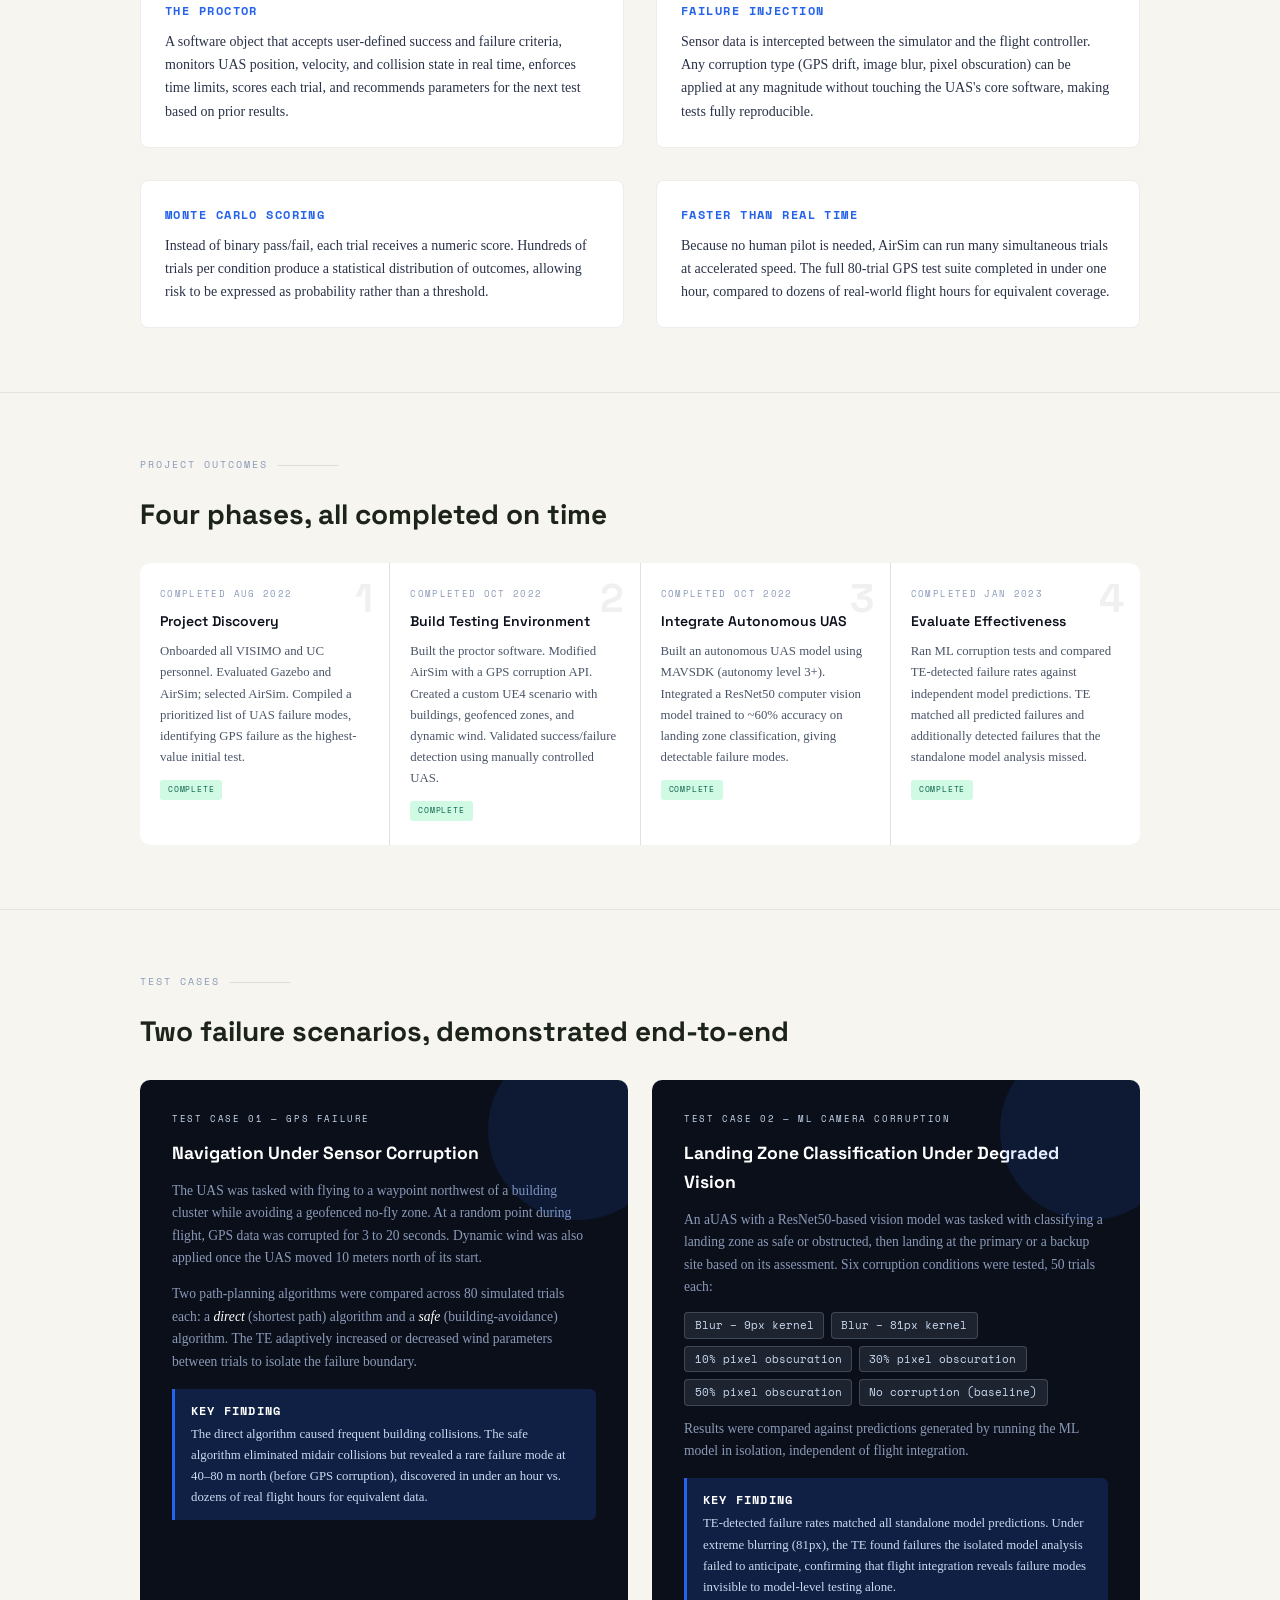
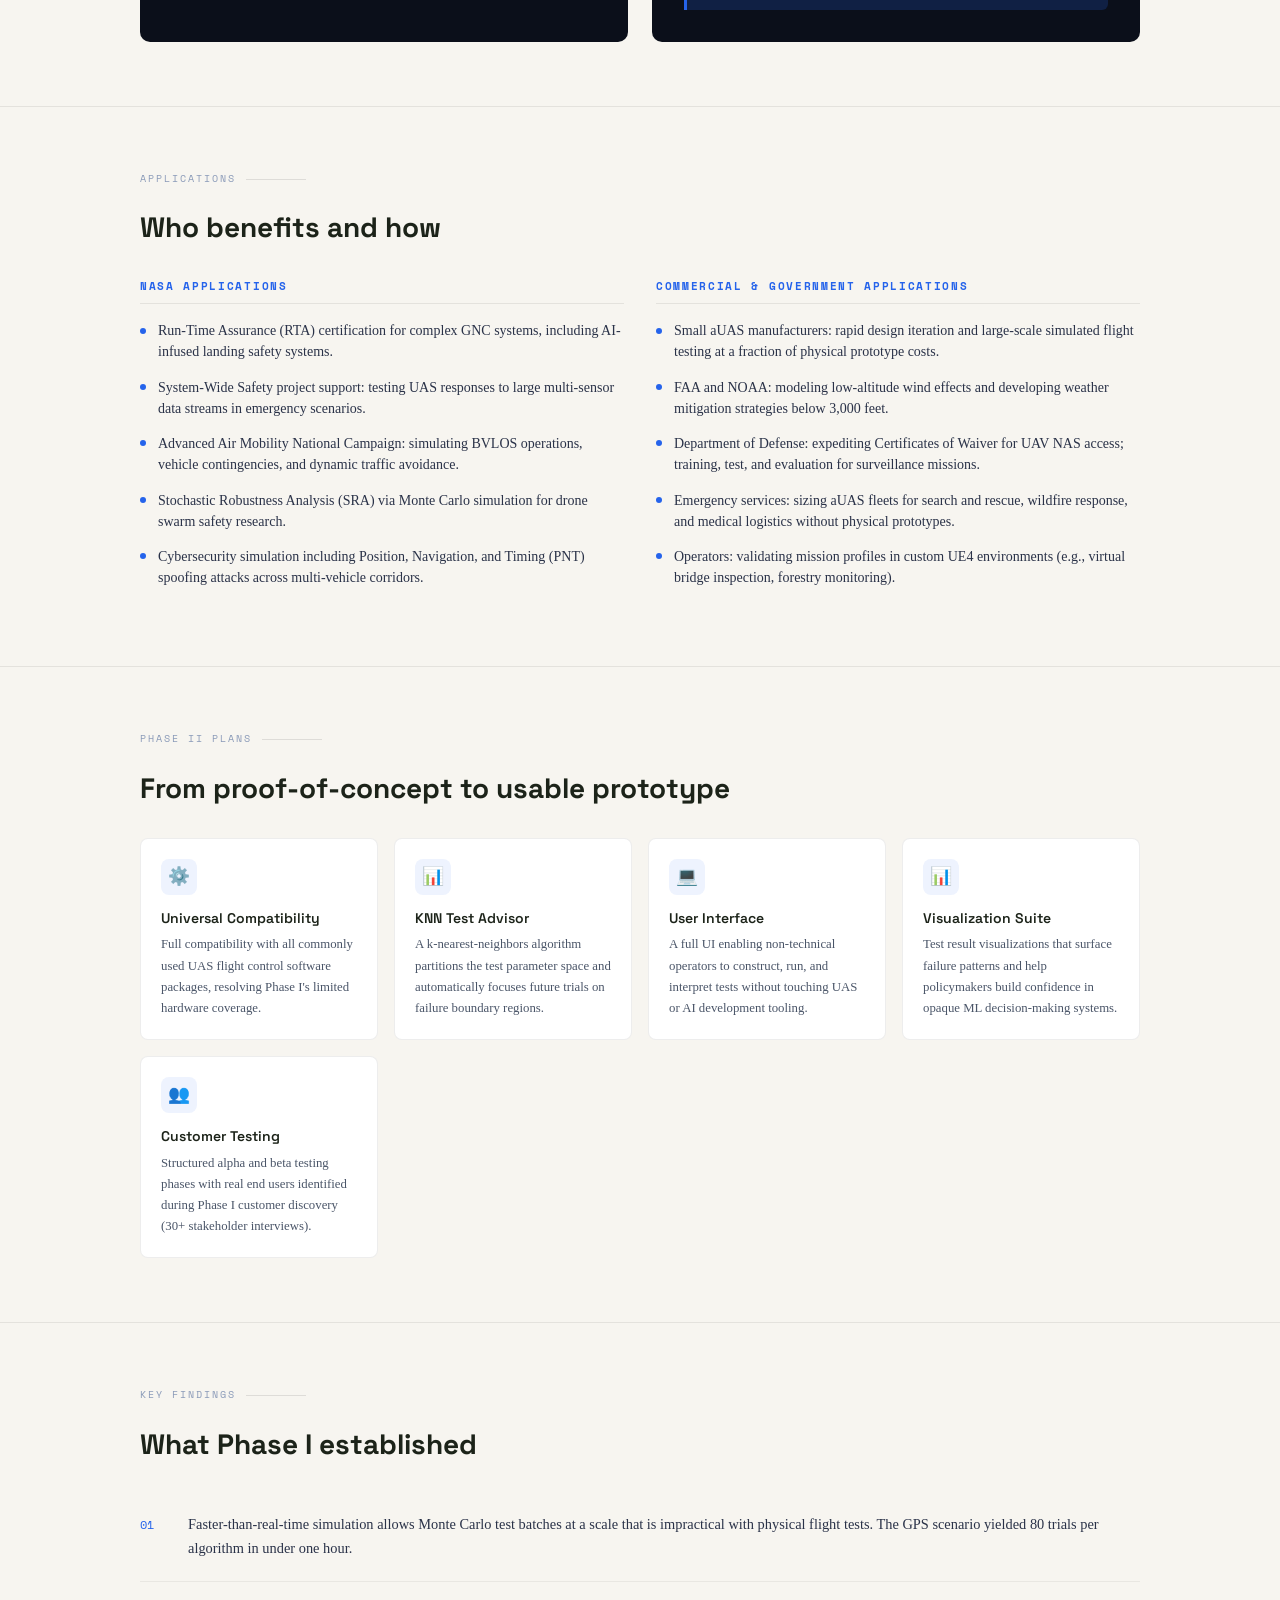
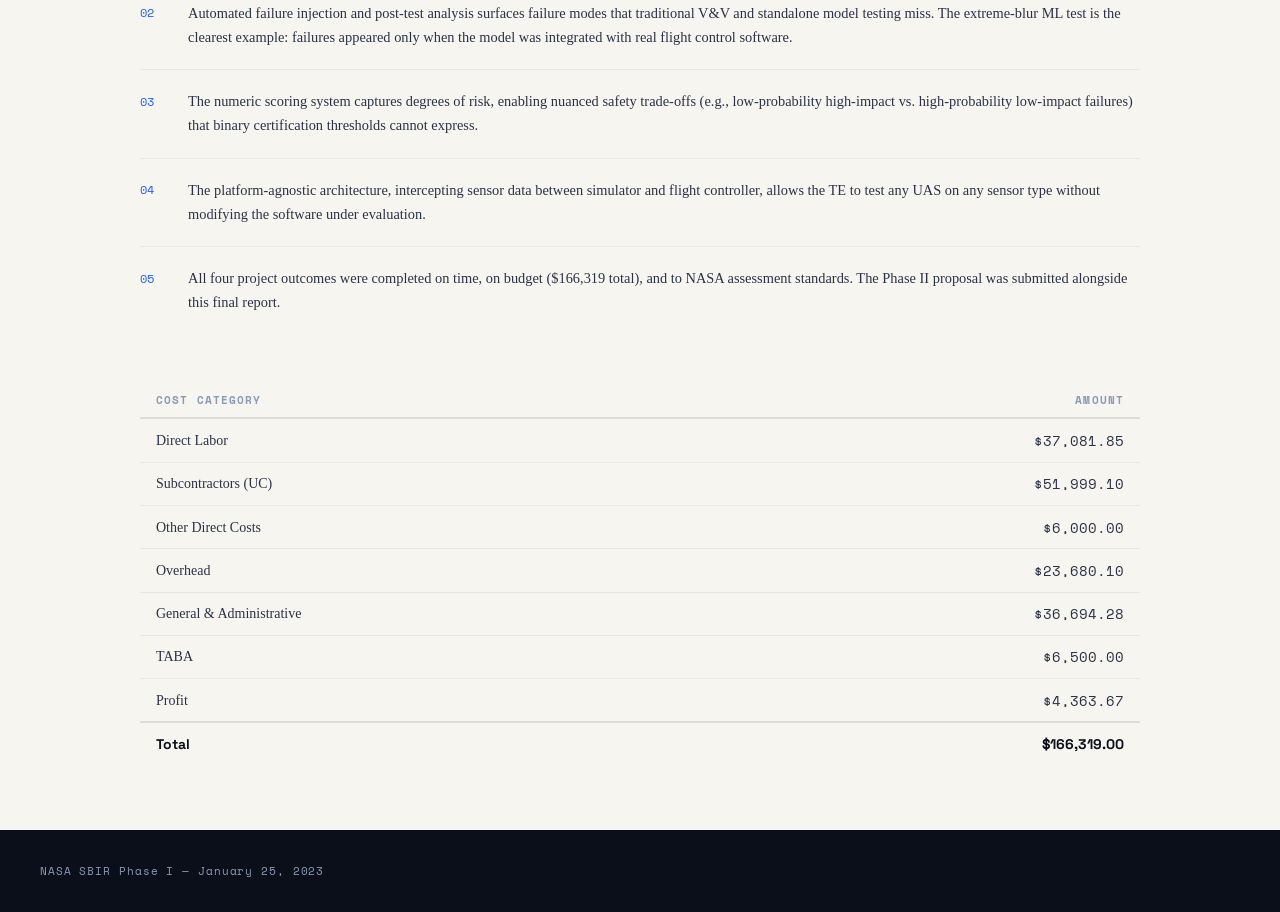
<file: projects/uas/index.html>
<!DOCTYPE html>
<html lang="en">
<head>
<meta charset="UTF-8">
<meta name="viewport" content="width=device-width, initial-scale=1.0">
<title>UAS Certification</title>
<link rel="preconnect" href="https://fonts.googleapis.com">
<link href="https://fonts.googleapis.com/css2?family=Space+Grotesk:wght@300;400;500;600;700&family=Space+Mono:wght@400;700&family=Inter:wght@300;400;500&display=swap" rel="stylesheet">
<style>
  :root {
    --ink:       #0b0f1a;
    --paper:     #f0f2f5;
    --sky:       #c8daf0;
    --signal:    #2563eb;
    --alert:     #e84545;
    --ghost:     #8a9ab8;
    --panel:     #ffffff;
    --mono:      'Space Mono', monospace;
    --sans:      'Space Grotesk', sans-serif;
    --body:      'Inter', sans-serif;
  }

  *, *::before, *::after { box-sizing: border-box; margin: 0; padding: 0; }

  html { scroll-behavior: smooth; }

  body {
    background: var(--paper);
    color: var(--ink);
    font-family: var(--body);
    font-size: 15px;
    line-height: 1.65;
  }

  /* ---- NAV ---- */
  nav {
    position: sticky;
    top: 0;
    z-index: 100;
    background: var(--ink);
    display: flex;
    align-items: center;
    justify-content: space-between;
    padding: 0 2.5rem;
    height: 52px;
  }
  .nav-brand {
    font-family: var(--mono);
    font-size: 11px;
    color: var(--sky);
    letter-spacing: .12em;
    text-transform: uppercase;
  }
  .nav-links {
    display: flex;
    gap: 2rem;
    list-style: none;
  }
  .nav-links a {
    font-family: var(--mono);
    font-size: 10px;
    color: var(--ghost);
    text-decoration: none;
    letter-spacing: .1em;
    text-transform: uppercase;
    transition: color .2s;
  }
  .nav-links a:hover { color: #fff; }

  /* ---- HERO ---- */
  .hero {
    background: var(--ink);
    color: #fff;
    padding: 5rem 2.5rem 4rem;
    position: relative;
    overflow: hidden;
  }
  .hero::before {
    content: '';
    position: absolute;
    inset: 0;
    background: radial-gradient(ellipse 80% 60% at 70% 50%, rgba(37,99,235,.18) 0%, transparent 70%);
    pointer-events: none;
  }

  /* Signature: animated flight-path SVG */
  .flight-canvas {
    position: absolute;
    right: 0; top: 0; bottom: 0;
    width: 55%;
    opacity: .35;
  }
  .flight-canvas path {
    stroke: var(--sky);
    stroke-width: 1;
    fill: none;
    stroke-dasharray: 1200;
    stroke-dashoffset: 1200;
    animation: draw 3s ease forwards;
  }
  .flight-canvas path:nth-child(2) { animation-delay: .4s; stroke: rgba(200,218,240,.5); }
  .flight-canvas path:nth-child(3) { animation-delay: .8s; stroke: rgba(200,218,240,.25); }
  .uas-dot {
    fill: var(--signal);
    animation: fly 3s ease forwards;
    offset-path: path("M 60 280 C 140 240 200 160 320 120 C 440 80 520 100 620 60");
    offset-distance: 0%;
  }
  @keyframes draw {
    to { stroke-dashoffset: 0; }
  }
  @keyframes fly {
    0%   { offset-distance: 0%; opacity: 0; }
    10%  { opacity: 1; }
    100% { offset-distance: 100%; opacity: 1; }
  }

  .hero-eyebrow {
    font-family: var(--mono);
    font-size: 10px;
    letter-spacing: .2em;
    color: var(--sky);
    text-transform: uppercase;
    margin-bottom: 1.25rem;
    position: relative;
  }
  .hero h1 {
    font-family: var(--sans);
    font-size: clamp(2rem, 5vw, 3.5rem);
    font-weight: 700;
    line-height: 1.1;
    max-width: 620px;
    position: relative;
  }
  .hero h1 em {
    font-style: normal;
    color: var(--sky);
  }
  .hero-sub {
    margin-top: 1.25rem;
    max-width: 520px;
    color: var(--ghost);
    font-size: .95rem;
    position: relative;
  }
  .hero-meta {
    margin-top: 2.5rem;
    display: flex;
    flex-wrap: wrap;
    gap: 2rem;
    position: relative;
  }
  .meta-chip {
    display: flex;
    flex-direction: column;
    gap: .15rem;
  }
  .meta-chip .label {
    font-family: var(--mono);
    font-size: 9px;
    letter-spacing: .15em;
    color: var(--ghost);
    text-transform: uppercase;
  }
  .meta-chip .value {
    font-family: var(--sans);
    font-size: .9rem;
    font-weight: 600;
    color: #fff;
  }

  /* ---- LAYOUT ---- */
  .container {
    max-width: 1080px;
    margin: 0 auto;
    padding: 0 2.5rem;
  }

  section {
    padding: 4rem 0;
  }
  section + section {
    border-top: 1px solid rgba(0,0,0,.08);
  }

  .section-label {
    font-family: var(--mono);
    font-size: 10px;
    letter-spacing: .2em;
    color: var(--ghost);
    text-transform: uppercase;
    margin-bottom: 1.5rem;
    display: flex;
    align-items: center;
    gap: .6rem;
  }
  .section-label::after {
    content: '';
    flex: 1;
    height: 1px;
    background: rgba(0,0,0,.1);
    max-width: 60px;
  }

  h2 {
    font-family: var(--sans);
    font-size: 1.75rem;
    font-weight: 700;
    line-height: 1.2;
    margin-bottom: 1rem;
  }
  h3 {
    font-family: var(--sans);
    font-size: 1rem;
    font-weight: 600;
    margin-bottom: .4rem;
  }
  p { margin-bottom: .85rem; color: #2a3248; }

  /* ---- PROBLEM ---- */
  .problem-grid {
    display: grid;
    grid-template-columns: repeat(auto-fill, minmax(260px, 1fr));
    gap: 1rem;
    margin-top: 2rem;
  }
  .problem-card {
    background: var(--panel);
    border: 1px solid rgba(0,0,0,.07);
    border-radius: 8px;
    padding: 1.25rem 1.25rem 1.25rem 1rem;
    border-left: 3px solid var(--alert);
    font-size: .875rem;
    color: #2a3248;
    line-height: 1.6;
  }
  .problem-card strong {
    display: block;
    font-family: var(--sans);
    font-size: .8rem;
    color: var(--alert);
    text-transform: uppercase;
    letter-spacing: .07em;
    margin-bottom: .35rem;
  }

  /* ---- APPROACH ---- */
  .approach-cols {
    display: grid;
    grid-template-columns: 1fr 1fr;
    gap: 2rem;
    margin-top: 2rem;
  }
  .approach-block {
    background: var(--panel);
    border-radius: 8px;
    padding: 1.5rem;
    border: 1px solid rgba(0,0,0,.07);
  }
  .approach-block h3 {
    font-family: var(--mono);
    font-size: .75rem;
    letter-spacing: .12em;
    text-transform: uppercase;
    color: var(--signal);
    margin-bottom: .6rem;
  }
  .approach-block p { font-size: .875rem; margin: 0; }

  /* ---- OUTCOMES ---- */
  .outcomes-track {
    display: grid;
    grid-template-columns: repeat(4, 1fr);
    gap: 1px;
    background: rgba(0,0,0,.08);
    border-radius: 10px;
    overflow: hidden;
    margin-top: 2rem;
  }
  .outcome-step {
    background: var(--panel);
    padding: 1.5rem 1.25rem;
    position: relative;
  }
  .outcome-step .phase-tag {
    font-family: var(--mono);
    font-size: 9px;
    letter-spacing: .15em;
    text-transform: uppercase;
    color: var(--ghost);
    margin-bottom: .5rem;
  }
  .outcome-step .phase-num {
    font-family: var(--sans);
    font-size: 2.5rem;
    font-weight: 700;
    color: rgba(0,0,0,.06);
    line-height: 1;
    position: absolute;
    top: 1rem;
    right: 1rem;
  }
  .outcome-step h3 {
    font-size: .875rem;
    font-family: var(--sans);
    font-weight: 600;
    color: var(--ink);
    margin-bottom: .5rem;
  }
  .outcome-step p {
    font-size: .8rem;
    color: #4a5568;
    margin: 0;
  }
  .outcome-step .badge {
    display: inline-block;
    margin-top: .75rem;
    font-family: var(--mono);
    font-size: 8px;
    letter-spacing: .1em;
    text-transform: uppercase;
    background: #d1fae5;
    color: #065f46;
    padding: .2rem .5rem;
    border-radius: 3px;
  }

  /* ---- TEST CASES ---- */
  .test-cases {
    display: grid;
    grid-template-columns: 1fr 1fr;
    gap: 1.5rem;
    margin-top: 2rem;
  }
  .test-card {
    background: var(--ink);
    color: #fff;
    border-radius: 10px;
    padding: 2rem;
    position: relative;
    overflow: hidden;
  }
  .test-card::before {
    content: '';
    position: absolute;
    top: -40px; right: -40px;
    width: 180px; height: 180px;
    border-radius: 50%;
    background: rgba(37,99,235,.12);
  }
  .test-card .tc-label {
    font-family: var(--mono);
    font-size: 9px;
    letter-spacing: .18em;
    text-transform: uppercase;
    color: var(--sky);
    margin-bottom: .75rem;
  }
  .test-card h3 {
    font-family: var(--sans);
    font-size: 1.1rem;
    font-weight: 700;
    color: #fff;
    margin-bottom: .75rem;
  }
  .test-card p {
    font-size: .85rem;
    color: var(--ghost);
    line-height: 1.65;
    margin-bottom: .85rem;
  }
  .test-card .finding {
    background: rgba(37,99,235,.2);
    border-left: 3px solid var(--signal);
    padding: .75rem 1rem;
    border-radius: 0 6px 6px 0;
    font-size: .8rem;
    color: var(--sky);
    margin-top: 1rem;
  }
  .test-card .finding strong { color: #fff; display: block; margin-bottom: .2rem; font-size: .75rem; text-transform: uppercase; font-family: var(--mono); letter-spacing: .1em; }

  /* Corruption types */
  .corrupt-pills {
    display: flex;
    flex-wrap: wrap;
    gap: .4rem;
    margin: .75rem 0;
  }
  .corrupt-pill {
    font-family: var(--mono);
    font-size: .7rem;
    padding: .2rem .6rem;
    border-radius: 4px;
    background: rgba(200,218,240,.1);
    color: var(--sky);
    border: 1px solid rgba(200,218,240,.2);
  }

  /* ---- APPLICATIONS ---- */
  .apps-cols {
    display: grid;
    grid-template-columns: 1fr 1fr;
    gap: 2rem;
    margin-top: 2rem;
  }
  .apps-group h3 {
    font-family: var(--mono);
    font-size: .7rem;
    letter-spacing: .15em;
    text-transform: uppercase;
    color: var(--signal);
    margin-bottom: 1rem;
    padding-bottom: .5rem;
    border-bottom: 1px solid rgba(0,0,0,.08);
  }
  .app-item {
    display: flex;
    gap: .75rem;
    margin-bottom: .9rem;
    font-size: .875rem;
    color: #2a3248;
    line-height: 1.5;
  }
  .app-item::before {
    content: '';
    width: 6px;
    height: 6px;
    background: var(--signal);
    border-radius: 50%;
    flex-shrink: 0;
    margin-top: .45rem;
  }

  /* ---- PHASE II ---- */
  .phase2-grid {
    display: grid;
    grid-template-columns: repeat(auto-fill, minmax(220px, 1fr));
    gap: 1rem;
    margin-top: 2rem;
  }
  .phase2-card {
    background: var(--panel);
    border: 1px solid rgba(0,0,0,.07);
    border-radius: 8px;
    padding: 1.25rem;
  }
  .phase2-card .p2-icon {
    width: 36px; height: 36px;
    background: rgba(37,99,235,.08);
    border-radius: 8px;
    display: flex; align-items: center; justify-content: center;
    margin-bottom: .75rem;
    font-size: 1.1rem;
  }
  .phase2-card h3 { font-size: .875rem; margin-bottom: .3rem; }
  .phase2-card p { font-size: .8rem; color: #4a5568; margin: 0; }

  /* ---- FINDINGS ---- */
  .findings-list {
    counter-reset: findings;
    margin-top: 2rem;
  }
  .finding-row {
    display: flex;
    gap: 1.5rem;
    padding: 1.25rem 0;
    border-bottom: 1px solid rgba(0,0,0,.06);
    align-items: flex-start;
  }
  .finding-row:last-child { border-bottom: none; }
  .finding-num {
    font-family: var(--mono);
    font-size: .75rem;
    color: var(--signal);
    flex-shrink: 0;
    width: 24px;
    padding-top: .1rem;
  }
  .finding-row p { font-size: .9rem; margin: 0; }

  /* ---- COST TABLE ---- */
  .cost-table {
    width: 100%;
    border-collapse: collapse;
    margin-top: 1.5rem;
    font-size: .875rem;
  }
  .cost-table th {
    font-family: var(--mono);
    font-size: .7rem;
    letter-spacing: .1em;
    text-transform: uppercase;
    color: var(--ghost);
    text-align: left;
    padding: .5rem 1rem;
    border-bottom: 2px solid rgba(0,0,0,.1);
  }
  .cost-table td {
    padding: .6rem 1rem;
    border-bottom: 1px solid rgba(0,0,0,.06);
    color: #2a3248;
  }
  .cost-table tr:last-child td {
    font-weight: 700;
    font-family: var(--sans);
    color: var(--ink);
    border-bottom: none;
    border-top: 2px solid rgba(0,0,0,.1);
  }
  .cost-table td:last-child { text-align: right; font-family: var(--mono); }
  .cost-table th:last-child { text-align: right; }

  /* ---- FOOTER ---- */
  footer {
    background: var(--ink);
    color: var(--ghost);
    padding: 2rem 2.5rem;
    font-family: var(--mono);
    font-size: .7rem;
    letter-spacing: .08em;
    display: flex;
    justify-content: space-between;
    flex-wrap: wrap;
    gap: 1rem;
  }

  /* ---- RESPONSIVE ---- */
  @media (max-width: 768px) {
    .approach-cols, .test-cases, .apps-cols { grid-template-columns: 1fr; }
    .outcomes-track { grid-template-columns: 1fr 1fr; }
    nav { padding: 0 1.25rem; }
    .nav-links { display: none; }
    .hero { padding: 3rem 1.25rem 2.5rem; }
    .flight-canvas { display: none; }
    .container { padding: 0 1.25rem; }
  }
  @media (max-width: 480px) {
    .outcomes-track { grid-template-columns: 1fr; }
  }
  @media (prefers-reduced-motion: reduce) {
    .flight-canvas path, .uas-dot { animation: none; }
    .flight-canvas path { stroke-dashoffset: 0; }
  }
</style>
<style>
/* ── Site primary nav ── */
.pnav{height:56px;border-bottom:1px solid #cdd8ea;background:rgba(238,243,251,0.92);backdrop-filter:blur(10px);position:sticky;top:0;z-index:9999;display:flex;align-items:center}
.pnav-inner{width:100%;max-width:1200px;margin:0 auto;padding:0 1.5rem;display:flex;align-items:center;justify-content:space-between}
.pnav-logo{font-family:'Lora',Georgia,serif;font-size:1.125rem;font-weight:600;color:#0f172a;text-decoration:none;letter-spacing:-0.01em}
.pnav-list{display:flex;gap:1.5rem;list-style:none}
.pnav-list a{font-size:0.875rem;font-weight:500;color:#5c6b82;text-decoration:none;transition:color 150ms}
.pnav-list a:hover,.pnav-list a[aria-current]{color:#2563eb;text-decoration:none}
@media(max-width:600px){.pnav-logo{font-size:1rem}.pnav-list{gap:1rem}}
/* ── Silva-style override ── */
body{background:#F7F5F0!important;color:#1C2319!important;font-family:Georgia,"Times New Roman",serif!important}
nav:not(.pnav){top:56px!important;background:#1A3D28!important;backdrop-filter:none!important;border-bottom:1px solid rgba(255,255,255,0.08)!important}
.nav-brand{color:#E8F4EA!important}
.nav-links a{color:#8FBA9A!important}
.nav-links a:hover{color:#FFFFFF!important}
nav:not(.pnav){padding-left:max(1.5rem,calc(50% - 430px))!important;padding-right:max(1.5rem,calc(50% - 430px))!important}
</style>
</head>
<body>

<nav class="pnav" aria-label="Site navigation">
  <div class="pnav-inner">
    <a href="/" class="pnav-logo">Joshua Martin</a>
    <ul class="pnav-list" role="list">
      <li><a href="/">Home</a></li>
      <li><a href="/about/">About</a></li>
      <li><a href="/projects/" aria-current="page">Projects</a></li>
    </ul>
  </div>
</nav>

<nav>
  <span class="nav-brand">NASA SBIR Phase I</span>
  <ul class="nav-links">
    <li><a href="#problem">Problem</a></li>
    <li><a href="#approach">Approach</a></li>
    <li><a href="#outcomes">Outcomes</a></li>
    <li><a href="#tests">Test Cases</a></li>
    <li><a href="#applications">Applications</a></li>
    <li><a href="#findings">Findings</a></li>
  </ul>
</nav>

<!-- HERO -->
<header class="hero">
  <svg class="flight-canvas" viewBox="0 0 700 360" xmlns="http://www.w3.org/2000/svg" aria-hidden="true">
    <path d="M 60 280 C 140 240 200 160 320 120 C 440 80 520 100 640 50"/>
    <path d="M 60 300 C 160 270 240 200 360 170 C 480 140 560 155 650 130"/>
    <path d="M 60 260 C 120 220 180 140 290 100 C 400 60 500 85 630 40"/>
    <circle class="uas-dot" r="5"/>
  </svg>

  <div class="container">
    <p class="hero-eyebrow">NASA SBIR Phase I &nbsp;|&nbsp; Jan 25, 2023</p>
    <h1>Verification &amp; Validation Software for <em>Autonomous UAS Certification</em></h1>
    <p class="hero-sub">A Testing Environment that certifies AI-driven drones by injecting real failure scenarios into high-fidelity simulation, without a single flight test.</p>
    <div class="hero-meta">
      <div class="meta-chip">
        <span class="label">My Role</span>
        <span class="value">Technical Contributor</span>
      </div>
      <div class="meta-chip">
        <span class="label">Partner</span>
        <span class="value">Univ. of Cincinnati</span>
      </div>
      <div class="meta-chip">
        <span class="label">Sponsor</span>
        <span class="value">NASA (AFRC / NSSC)</span>
      </div>
      <div class="meta-chip">
        <span class="label">Total Cost</span>
        <span class="value">$166,319</span>
      </div>
      <div class="meta-chip">
        <span class="label">Completion</span>
        <span class="value">100%</span>
      </div>
    </div>
  </div>
</header>

<!-- PROBLEM -->
<section id="problem">
  <div class="container">
    <div class="section-label">The Challenge</div>
    <h2>Why existing certification fails autonomous UAS</h2>
    <p>FAA and DoD frameworks were built for human pilots and deterministic aircraft. Machine learning models are nondeterministic, opaque to architectural review, and fail in unpredictable ways. The gap between autonomy capability and certification readiness is widening.</p>

    <div class="problem-grid">
      <div class="problem-card">
        <strong>No ML coverage</strong>
        FAA Part 107 certifies pilots, not aircraft AI. DoD standards require verifying software never yields a dangerous result, which is impossible on a nondeterministic ML model without simulation.
      </div>
      <div class="problem-card">
        <strong>Years-long delays</strong>
        Average FAA aircraft certification takes 5 to 9 years and hundreds of required flight hours. A cargo UAS must log 100 safe flight hours per software version, repeated on every update.
      </div>
      <div class="problem-card">
        <strong>BVLOS bottleneck</strong>
        Beyond Visual Line of Sight waivers require case-by-case Secretary of Transportation review, a process too slow for the pace of UAS development.
      </div>
      <div class="problem-card">
        <strong>Rudimentary simulators</strong>
        Existing tools (Gazebo, AirSim, UAV Toolbox) require users to manually design, run, and analyze every test. None offer automated failure injection with post-test analysis or next-test recommendation.
      </div>
      <div class="problem-card">
        <strong>Black-box AI</strong>
        ML performance depends on training data variability, not just architecture. It is virtually impossible to judge safety by examining a model's structure alone.
      </div>
      <div class="problem-card">
        <strong>Late-stage cost</strong>
        Fixing defects discovered in late-stage aerospace development accounts for roughly 95% of all software costs. Current V&amp;V does not catch AI failures until physical flight tests.
      </div>
    </div>
  </div>
</section>

<!-- APPROACH -->
<section id="approach">
  <div class="container">
    <div class="section-label">Technical Approach</div>
    <h2>A platform-agnostic Testing Environment</h2>
    <p>The TE is built on Microsoft AirSim running in Unreal Engine 4. Failures are injected by intercepting sensor data after the simulator generates it but before it reaches the flight controller, keeping the core UAS software untouched and the TE platform-agnostic.</p>

    <div class="approach-cols">
      <div class="approach-block">
        <h3>The Proctor</h3>
        <p>A software object that accepts user-defined success and failure criteria, monitors UAS position, velocity, and collision state in real time, enforces time limits, scores each trial, and recommends parameters for the next test based on prior results.</p>
      </div>
      <div class="approach-block">
        <h3>Failure Injection</h3>
        <p>Sensor data is intercepted between the simulator and the flight controller. Any corruption type (GPS drift, image blur, pixel obscuration) can be applied at any magnitude without touching the UAS's core software, making tests fully reproducible.</p>
      </div>
      <div class="approach-block">
        <h3>Monte Carlo Scoring</h3>
        <p>Instead of binary pass/fail, each trial receives a numeric score. Hundreds of trials per condition produce a statistical distribution of outcomes, allowing risk to be expressed as probability rather than a threshold.</p>
      </div>
      <div class="approach-block">
        <h3>Faster Than Real Time</h3>
        <p>Because no human pilot is needed, AirSim can run many simultaneous trials at accelerated speed. The full 80-trial GPS test suite completed in under one hour, compared to dozens of real-world flight hours for equivalent coverage.</p>
      </div>
    </div>
  </div>
</section>

<!-- OUTCOMES -->
<section id="outcomes">
  <div class="container">
    <div class="section-label">Project Outcomes</div>
    <h2>Four phases, all completed on time</h2>

    <div class="outcomes-track">
      <div class="outcome-step">
        <span class="phase-num">1</span>
        <p class="phase-tag">Completed Aug 2022</p>
        <h3>Project Discovery</h3>
        <p>Onboarded all VISIMO and UC personnel. Evaluated Gazebo and AirSim; selected AirSim. Compiled a prioritized list of UAS failure modes, identifying GPS failure as the highest-value initial test.</p>
        <span class="badge">Complete</span>
      </div>
      <div class="outcome-step">
        <span class="phase-num">2</span>
        <p class="phase-tag">Completed Oct 2022</p>
        <h3>Build Testing Environment</h3>
        <p>Built the proctor software. Modified AirSim with a GPS corruption API. Created a custom UE4 scenario with buildings, geofenced zones, and dynamic wind. Validated success/failure detection using manually controlled UAS.</p>
        <span class="badge">Complete</span>
      </div>
      <div class="outcome-step">
        <span class="phase-num">3</span>
        <p class="phase-tag">Completed Oct 2022</p>
        <h3>Integrate Autonomous UAS</h3>
        <p>Built an autonomous UAS model using MAVSDK (autonomy level 3+). Integrated a ResNet50 computer vision model trained to ~60% accuracy on landing zone classification, giving detectable failure modes.</p>
        <span class="badge">Complete</span>
      </div>
      <div class="outcome-step">
        <span class="phase-num">4</span>
        <p class="phase-tag">Completed Jan 2023</p>
        <h3>Evaluate Effectiveness</h3>
        <p>Ran ML corruption tests and compared TE-detected failure rates against independent model predictions. TE matched all predicted failures and additionally detected failures that the standalone model analysis missed.</p>
        <span class="badge">Complete</span>
      </div>
    </div>
  </div>
</section>

<!-- TEST CASES -->
<section id="tests">
  <div class="container">
    <div class="section-label">Test Cases</div>
    <h2>Two failure scenarios, demonstrated end-to-end</h2>

    <div class="test-cases">

      <div class="test-card">
        <p class="tc-label">Test Case 01 &mdash; GPS Failure</p>
        <h3>Navigation Under Sensor Corruption</h3>
        <p>The UAS was tasked with flying to a waypoint northwest of a building cluster while avoiding a geofenced no-fly zone. At a random point during flight, GPS data was corrupted for 3 to 20 seconds. Dynamic wind was also applied once the UAS moved 10 meters north of its start.</p>
        <p>Two path-planning algorithms were compared across 80 simulated trials each: a <em style="color:#fff">direct</em> (shortest path) algorithm and a <em style="color:#fff">safe</em> (building-avoidance) algorithm. The TE adaptively increased or decreased wind parameters between trials to isolate the failure boundary.</p>
        <div class="finding">
          <strong>Key Finding</strong>
          The direct algorithm caused frequent building collisions. The safe algorithm eliminated midair collisions but revealed a rare failure mode at 40&ndash;80 m north (before GPS corruption), discovered in under an hour vs. dozens of real flight hours for equivalent data.
        </div>
      </div>

      <div class="test-card">
        <p class="tc-label">Test Case 02 &mdash; ML Camera Corruption</p>
        <h3>Landing Zone Classification Under Degraded Vision</h3>
        <p>An aUAS with a ResNet50-based vision model was tasked with classifying a landing zone as safe or obstructed, then landing at the primary or a backup site based on its assessment. Six corruption conditions were tested, 50 trials each:</p>
        <div class="corrupt-pills">
          <span class="corrupt-pill">Blur &ndash; 9px kernel</span>
          <span class="corrupt-pill">Blur &ndash; 81px kernel</span>
          <span class="corrupt-pill">10% pixel obscuration</span>
          <span class="corrupt-pill">30% pixel obscuration</span>
          <span class="corrupt-pill">50% pixel obscuration</span>
          <span class="corrupt-pill">No corruption (baseline)</span>
        </div>
        <p>Results were compared against predictions generated by running the ML model in isolation, independent of flight integration.</p>
        <div class="finding">
          <strong>Key Finding</strong>
          TE-detected failure rates matched all standalone model predictions. Under extreme blurring (81px), the TE found failures the isolated model analysis failed to anticipate, confirming that flight integration reveals failure modes invisible to model-level testing alone.
        </div>
      </div>

    </div>
  </div>
</section>

<!-- APPLICATIONS -->
<section id="applications">
  <div class="container">
    <div class="section-label">Applications</div>
    <h2>Who benefits and how</h2>

    <div class="apps-cols">
      <div class="apps-group">
        <h3>NASA Applications</h3>
        <div class="app-item">Run-Time Assurance (RTA) certification for complex GNC systems, including AI-infused landing safety systems.</div>
        <div class="app-item">System-Wide Safety project support: testing UAS responses to large multi-sensor data streams in emergency scenarios.</div>
        <div class="app-item">Advanced Air Mobility National Campaign: simulating BVLOS operations, vehicle contingencies, and dynamic traffic avoidance.</div>
        <div class="app-item">Stochastic Robustness Analysis (SRA) via Monte Carlo simulation for drone swarm safety research.</div>
        <div class="app-item">Cybersecurity simulation including Position, Navigation, and Timing (PNT) spoofing attacks across multi-vehicle corridors.</div>
      </div>
      <div class="apps-group">
        <h3>Commercial &amp; Government Applications</h3>
        <div class="app-item">Small aUAS manufacturers: rapid design iteration and large-scale simulated flight testing at a fraction of physical prototype costs.</div>
        <div class="app-item">FAA and NOAA: modeling low-altitude wind effects and developing weather mitigation strategies below 3,000 feet.</div>
        <div class="app-item">Department of Defense: expediting Certificates of Waiver for UAV NAS access; training, test, and evaluation for surveillance missions.</div>
        <div class="app-item">Emergency services: sizing aUAS fleets for search and rescue, wildfire response, and medical logistics without physical prototypes.</div>
        <div class="app-item">Operators: validating mission profiles in custom UE4 environments (e.g., virtual bridge inspection, forestry monitoring).</div>
      </div>
    </div>
  </div>
</section>

<!-- PHASE II -->
<section id="phase2">
  <div class="container">
    <div class="section-label">Phase II Plans</div>
    <h2>From proof-of-concept to usable prototype</h2>

    <div class="phase2-grid">
      <div class="phase2-card">
        <div class="p2-icon">&#9881;&#65039;</div>
        <h3>Universal Compatibility</h3>
        <p>Full compatibility with all commonly used UAS flight control software packages, resolving Phase I's limited hardware coverage.</p>
      </div>
      <div class="phase2-card">
        <div class="p2-icon">&#128202;</div>
        <h3>KNN Test Advisor</h3>
        <p>A k-nearest-neighbors algorithm partitions the test parameter space and automatically focuses future trials on failure boundary regions.</p>
      </div>
      <div class="phase2-card">
        <div class="p2-icon">&#128187;</div>
        <h3>User Interface</h3>
        <p>A full UI enabling non-technical operators to construct, run, and interpret tests without touching UAS or AI development tooling.</p>
      </div>
      <div class="phase2-card">
        <div class="p2-icon">&#128202;</div>
        <h3>Visualization Suite</h3>
        <p>Test result visualizations that surface failure patterns and help policymakers build confidence in opaque ML decision-making systems.</p>
      </div>
      <div class="phase2-card">
        <div class="p2-icon">&#128101;</div>
        <h3>Customer Testing</h3>
        <p>Structured alpha and beta testing phases with real end users identified during Phase I customer discovery (30+ stakeholder interviews).</p>
      </div>
    </div>
  </div>
</section>

<!-- FINDINGS -->
<section id="findings">
  <div class="container">
    <div class="section-label">Key Findings</div>
    <h2>What Phase I established</h2>

    <div class="findings-list">
      <div class="finding-row">
        <span class="finding-num">01</span>
        <p>Faster-than-real-time simulation allows Monte Carlo test batches at a scale that is impractical with physical flight tests. The GPS scenario yielded 80 trials per algorithm in under one hour.</p>
      </div>
      <div class="finding-row">
        <span class="finding-num">02</span>
        <p>Automated failure injection and post-test analysis surfaces failure modes that traditional V&amp;V and standalone model testing miss. The extreme-blur ML test is the clearest example: failures appeared only when the model was integrated with real flight control software.</p>
      </div>
      <div class="finding-row">
        <span class="finding-num">03</span>
        <p>The numeric scoring system captures degrees of risk, enabling nuanced safety trade-offs (e.g., low-probability high-impact vs. high-probability low-impact failures) that binary certification thresholds cannot express.</p>
      </div>
      <div class="finding-row">
        <span class="finding-num">04</span>
        <p>The platform-agnostic architecture, intercepting sensor data between simulator and flight controller, allows the TE to test any UAS on any sensor type without modifying the software under evaluation.</p>
      </div>
      <div class="finding-row">
        <span class="finding-num">05</span>
        <p>All four project outcomes were completed on time, on budget ($166,319 total), and to NASA assessment standards. The Phase II proposal was submitted alongside this final report.</p>
      </div>
    </div>

    <table class="cost-table" style="margin-top:3rem">
      <thead>
        <tr>
          <th>Cost Category</th>
          <th>Amount</th>
        </tr>
      </thead>
      <tbody>
        <tr><td>Direct Labor</td><td>$37,081.85</td></tr>
        <tr><td>Subcontractors (UC)</td><td>$51,999.10</td></tr>
        <tr><td>Other Direct Costs</td><td>$6,000.00</td></tr>
        <tr><td>Overhead</td><td>$23,680.10</td></tr>
        <tr><td>General &amp; Administrative</td><td>$36,694.28</td></tr>
        <tr><td>TABA</td><td>$6,500.00</td></tr>
        <tr><td>Profit</td><td>$4,363.67</td></tr>
        <tr><td>Total</td><td>$166,319.00</td></tr>
      </tbody>
    </table>
  </div>
</section>

<footer>
  <span>NASA SBIR Phase I &mdash; January 25, 2023</span>
</footer>

</body>
</html>
</file>
<file: static/css/typography.css>
@import url('https://fonts.googleapis.com/css2?family=IBM+Plex+Mono:wght@400;600&family=IBM+Plex+Sans:wght@300;400;500;600&display=swap');

:root {
  --font-sans: 'IBM Plex Sans', system-ui, -apple-system, sans-serif;
  --font-mono: 'IBM Plex Mono', 'Menlo', 'Consolas', monospace;

  --text-xs:   0.72rem;
  --text-sm:   0.875rem;
  --text-base: 1rem;
  --text-lg:   1.125rem;
  --text-xl:   1.25rem;
  --text-2xl:  1.5rem;
  --text-3xl:  1.875rem;
  --text-4xl:  2.25rem;

  --leading-tight:  1.25;
  --leading-normal: 1.6;
  --leading-loose:  1.75;

  --weight-light:    300;
  --weight-normal:   400;
  --weight-medium:   500;
  --weight-semibold: 600;
}

body {
  font-family: var(--font-sans);
  font-size: var(--text-base);
  font-weight: var(--weight-normal);
  line-height: var(--leading-normal);
  color: var(--color-text);
}

h1, h2, h3, h4, h5, h6 {
  font-family: var(--font-sans);
  line-height: var(--leading-tight);
  color: var(--color-heading);
}

h1 { font-size: var(--text-4xl); font-weight: var(--weight-semibold); letter-spacing: -0.02em; }
h2 { font-size: var(--text-3xl); font-weight: var(--weight-semibold); letter-spacing: -0.01em; }
h3 { font-size: var(--text-2xl); font-weight: var(--weight-normal); }
h4 { font-size: var(--text-xl);  font-weight: var(--weight-medium); }

p {
  max-width: 65ch;
  line-height: var(--leading-loose);
}

a {
  color: var(--color-accent);
  text-underline-offset: 3px;
  transition: color 150ms ease;
}

a:hover {
  color: var(--color-accent-hover);
  text-decoration: underline;
}

small {
  font-size: var(--text-sm);
  color: var(--color-muted);
}

strong {
  font-weight: var(--weight-semibold);
}

em {
  font-style: italic;
}

code {
  font-family: var(--font-mono);
  font-size: var(--text-sm);
  background: var(--color-surface);
  padding: 0.1em 0.35em;
  border-radius: 3px;
}
</file>
<file: static/css/main.css>
/* ── Design tokens ───────────────────────────────────────────── */
:root {
  --color-bg:           #F7F5F0;
  --color-surface:      #EAF2EB;
  --color-card:         #ffffff;
  --color-border:       #A8CFB0;
  --color-text:         #1C2319;
  --color-heading:      #1A3D28;
  --color-muted:        #6B7A67;
  --color-accent:       #2E6B3E;
  --color-accent-hover: #1A3D28;
  --color-amber:        #C8860A;
  --color-amber-light:  #FDF3DC;
  --color-green-light:  #4A9058;
  --color-green-rule:   #A8CFB0;
  --color-ink:          #1C2319;
  --color-silver:       #8fa3b8;
  --color-rose:         #db2777;
  --color-violet:       #6366f1;

  --space-1:  0.25rem;
  --space-2:  0.5rem;
  --space-3:  0.75rem;
  --space-4:  1rem;
  --space-6:  1.5rem;
  --space-8:  2rem;
  --space-12: 3rem;
  --space-16: 4rem;
  --space-24: 6rem;

  --radius-sm: 3px;
  --radius-md: 6px;
  --radius-lg: 10px;

  --max-width: 800px;
  --nav-height: 52px;

  --transition: 150ms ease;
}

/* ── Base ────────────────────────────────────────────────────── */
html {
  background: var(--color-bg);
  scroll-behavior: smooth;
  -webkit-font-smoothing: antialiased;
}

body {
  background: transparent;
  display: flex;
  flex-direction: column;
  min-height: 100vh;
}

/* ── Layout ──────────────────────────────────────────────────── */
.container {
  width: 100%;
  max-width: var(--max-width);
  margin-inline: auto;
  padding-inline: var(--space-6);
}

main {
  flex: 1;
  padding-block: var(--space-16);
}

/* ── Nav ─────────────────────────────────────────────────────── */
.site-nav {
  height: var(--nav-height);
  background: var(--color-heading);
  border-bottom: 1px solid rgba(255, 255, 255, 0.08);
  position: sticky;
  top: 0;
  z-index: 10;
}

.site-nav .container {
  height: 100%;
  display: flex;
  align-items: center;
  justify-content: space-between;
}

.nav-logo {
  font-family: var(--font-mono);
  font-size: 0.78rem;
  font-weight: 600;
  color: var(--color-amber);
  letter-spacing: 0.12em;
  text-transform: uppercase;
  text-decoration: none;
}

.nav-logo:hover {
  color: var(--color-amber);
  text-decoration: none;
  opacity: 0.85;
}

.nav-links {
  display: flex;
  gap: var(--space-6);
}

.nav-links a {
  font-size: var(--text-sm);
  font-weight: var(--weight-normal);
  color: rgba(168, 207, 176, 0.75);
  text-decoration: none;
  transition: color var(--transition);
  letter-spacing: 0.02em;
}

.nav-links a:hover,
.nav-links a[aria-current="page"] {
  color: #ffffff;
  text-decoration: none;
}

/* ── Footer ──────────────────────────────────────────────────── */
.site-footer {
  background: var(--color-heading);
  border-top: 1px solid rgba(255, 255, 255, 0.08);
  padding-block: var(--space-8);
}

.site-footer .container {
  display: flex;
  align-items: center;
  justify-content: space-between;
  flex-wrap: wrap;
  gap: var(--space-4);
}

.footer-links {
  display: flex;
  gap: var(--space-4);
}

.footer-links a {
  font-size: var(--text-sm);
  color: var(--color-silver);
  transition: color var(--transition);
  text-decoration: none;
}

.footer-links a:hover {
  color: #ffffff;
  text-decoration: none;
}

/* ── Home page ───────────────────────────────────────────────── */
.hero {
  padding: var(--space-16) var(--space-8) var(--space-8);
  border-radius: var(--radius-lg);
  background: var(--color-surface);
  border: 1px solid var(--color-border);
}

.hero h1 {
  margin-bottom: var(--space-4);
  color: var(--color-heading);
}

.hero p {
  font-size: var(--text-lg);
  color: var(--color-muted);
  margin-bottom: var(--space-8);
}

.hero-actions {
  display: flex;
  gap: var(--space-3);
  flex-wrap: wrap;
}

.home-section {
  padding-top: var(--space-16);
  border-top: 1px solid rgba(168, 207, 176, 0.5);
}

.home-section:last-of-type {
  padding-bottom: var(--space-8);
}

.credibility-strip {
  display: flex;
  flex-wrap: wrap;
  align-items: center;
  gap: var(--space-2) var(--space-4);
}

.credibility-strip li {
  font-family: var(--font-mono);
  font-size: var(--text-xs);
  font-weight: 600;
  letter-spacing: 0.06em;
  text-transform: uppercase;
  padding: var(--space-1) var(--space-3);
  border-radius: var(--radius-sm);
  border: 1px solid transparent;
}

.credibility-strip li:nth-child(1) {
  color: var(--color-accent);
  background: var(--color-surface);
  border-color: var(--color-border);
}

.credibility-strip li:nth-child(2) {
  color: var(--color-amber);
  background: var(--color-amber-light);
  border-color: rgba(200, 134, 10, 0.25);
}

.credibility-strip li:nth-child(3) {
  color: var(--color-accent);
  background: var(--color-surface);
  border-color: var(--color-border);
}

.credibility-strip li + li::before {
  display: none;
}

.home-bullets {
  display: flex;
  flex-direction: column;
  gap: var(--space-4);
}

.home-bullets li {
  position: relative;
  padding-left: var(--space-6);
  color: var(--color-muted);
  line-height: var(--leading-normal);
}

.home-bullets li::before {
  content: "";
  position: absolute;
  left: 0;
  top: 0.55em;
  width: 5px;
  height: 5px;
  border-radius: 50%;
  background: var(--color-green-light);
}

.home-featured-grid {
  display: grid;
  grid-template-columns: repeat(2, 1fr);
  gap: var(--space-6);
}

.home-section-cta {
  margin-top: var(--space-8);
}

.home-highlights {
  display: flex;
  flex-direction: column;
  gap: var(--space-6);
}

.home-highlight {
  display: grid;
  grid-template-columns: 7rem 1fr;
  gap: var(--space-4);
  align-items: start;
}

.home-highlight-label {
  font-family: var(--font-mono);
  font-size: var(--text-xs);
  font-weight: 600;
  letter-spacing: 0.1em;
  text-transform: uppercase;
  color: var(--color-muted);
  padding-top: var(--space-1);
}

.home-highlight-body {
  color: var(--color-text);
  line-height: var(--leading-normal);
}

.home-highlight-body strong {
  font-weight: var(--weight-semibold);
}

.home-highlight-meta {
  display: block;
  margin-top: var(--space-1);
  font-size: var(--text-sm);
  color: var(--color-muted);
}

/* ── Buttons ─────────────────────────────────────────────────── */
.btn {
  display: inline-flex;
  align-items: center;
  gap: var(--space-2);
  padding: var(--space-2) var(--space-6);
  border-radius: var(--radius-sm);
  font-family: var(--font-mono);
  font-size: var(--text-xs);
  font-weight: 600;
  letter-spacing: 0.08em;
  text-transform: uppercase;
  transition: background var(--transition), color var(--transition), box-shadow var(--transition);
  white-space: nowrap;
  text-decoration: none;
}

.btn-primary {
  background: var(--color-accent);
  color: #ffffff;
}

.btn-primary:hover {
  background: var(--color-accent-hover);
  text-decoration: none;
  box-shadow: 0 2px 10px rgba(46, 107, 62, 0.35);
}

.btn-secondary {
  background: transparent;
  color: var(--color-text);
  border: 1px solid var(--color-border);
}

.btn-secondary:hover {
  background: var(--color-surface);
  border-color: var(--color-accent);
  text-decoration: none;
}

/* ── Page header ─────────────────────────────────────────────── */
.page-header {
  margin-bottom: var(--space-12);
  padding-bottom: var(--space-8);
  border-bottom: 1px solid var(--color-border);
}

.page-header h1 {
  margin-bottom: var(--space-3);
}

.page-header p {
  color: var(--color-muted);
  font-size: var(--text-lg);
}

.page-header p + p {
  margin-top: var(--space-4);
  font-size: var(--text-base);
}

/* ── About page ──────────────────────────────────────────────── */
.bio {
  margin-bottom: 0;
}

.bio p + p {
  margin-top: var(--space-4);
}

.section-label {
  font-family: var(--font-mono);
  font-size: var(--text-xs);
  font-weight: 600;
  letter-spacing: 0.12em;
  text-transform: uppercase;
  color: var(--color-accent);
  margin-bottom: var(--space-8);
  padding-bottom: var(--space-3);
  border-bottom: 1px solid var(--color-border);
}

.about-section {
  padding-top: var(--space-16);
  border-top: 1px solid var(--color-border);
}

.about-section:last-of-type {
  padding-bottom: var(--space-4);
}

/* Work history */
.work-list {
  display: flex;
  flex-direction: column;
  gap: var(--space-12);
}

.work-item {
  display: grid;
  grid-template-columns: 1fr 3fr;
  gap: var(--space-6);
}

.work-meta {
  padding-top: var(--space-1);
}

.work-dates {
  font-family: var(--font-mono);
  font-size: var(--text-xs);
  color: var(--color-muted);
  white-space: nowrap;
  letter-spacing: 0.04em;
}

.work-company {
  font-family: var(--font-mono);
  font-size: var(--text-xs);
  color: var(--color-amber);
  letter-spacing: 0.06em;
  text-transform: uppercase;
  margin-top: var(--space-2);
}

.work-body h3 {
  font-size: var(--text-xl);
  margin-bottom: var(--space-2);
}

.work-body p {
  color: var(--color-muted);
  font-size: var(--text-base);
}

/* ── Projects page ───────────────────────────────────────────── */
.container-wide {
  max-width: 960px;
}

.project-client-group + .project-client-group {
  margin-top: var(--space-16);
}

.project-client-group > summary {
  list-style: none;
  cursor: pointer;
}

.project-client-group > summary::-webkit-details-marker {
  display: none;
}

.project-client-group > summary::marker {
  content: "";
}

.project-client-group > summary:focus-visible {
  outline: 2px solid var(--color-accent);
  outline-offset: 2px;
  border-radius: var(--radius-sm);
}

.project-client-heading {
  font-family: var(--font-mono);
  font-size: var(--text-xs);
  font-weight: 600;
  letter-spacing: 0.12em;
  text-transform: uppercase;
  color: var(--color-muted);
  margin-bottom: var(--space-6);
  padding-block: var(--space-3);
  border-bottom: 1px solid var(--color-border);
  display: flex;
  align-items: center;
  justify-content: space-between;
  gap: var(--space-4);
  transition: color var(--transition);
}

.project-client-group > summary:hover .project-client-heading {
  color: var(--color-text);
}

.project-client-heading::after {
  content: "";
  flex-shrink: 0;
  width: 0.45em;
  height: 0.45em;
  border-right: 2px solid currentColor;
  border-bottom: 2px solid currentColor;
  transform: rotate(45deg);
  transition: transform var(--transition);
}

.project-client-group[open] > summary .project-client-heading::after {
  transform: rotate(-135deg);
}

.project-client-group:not([open]) > summary .project-client-heading {
  margin-bottom: 0;
}

@media (prefers-reduced-motion: reduce) {
  .project-client-heading::after {
    transition: none;
  }

  .project-card:hover {
    transform: none;
  }
}

.project-grid {
  display: flex;
  flex-direction: column;
  gap: var(--space-8);
}

/* Project card screenshot */
.project-card-img,
.project-detail-img {
  position: relative;
  width: 100%;
  border-radius: var(--radius-md);
  overflow: hidden;
  aspect-ratio: 16 / 9;
  background: var(--color-surface);
}

.project-card-img {
  margin: 0;
  flex-shrink: 0;
}

.project-detail-img {
  margin-bottom: var(--space-12);
}

.project-card-img img,
.project-detail-img img {
  position: absolute;
  inset: 0;
  width: 100%;
  height: 100%;
  object-fit: cover;
  object-position: center top;
  display: block;
  border-radius: var(--radius-md);
}

.project-card {
  border: 1px solid var(--color-border);
  border-radius: var(--radius-md);
  padding: var(--space-6);
  background: var(--color-card);
  display: flex;
  flex-direction: column;
  gap: var(--space-3);
  box-shadow: 0 1px 4px rgba(13, 27, 42, 0.06);
  transition: border-color var(--transition), box-shadow var(--transition), transform var(--transition);
}

.project-card:hover {
  border-color: var(--color-accent);
  box-shadow:
    0 4px 12px rgba(46, 107, 62, 0.1),
    0 10px 28px rgba(26, 61, 40, 0.08);
  transform: translateY(-2px);
}

.home-featured-grid .project-card:nth-child(4n + 1) {
  border-top: 2px solid var(--color-accent);
}

.home-featured-grid .project-card:nth-child(4n + 2) {
  border-top: 2px solid var(--color-amber);
}

.home-featured-grid .project-card:nth-child(4n + 3) {
  border-top: 2px solid var(--color-green-light);
}

.home-featured-grid .project-card:nth-child(4n + 4) {
  border-top: 2px solid var(--color-amber);
}

.project-card h2 {
  font-size: var(--text-xl);
}

.project-card p {
  color: var(--color-muted);
  font-size: var(--text-sm);
  line-height: var(--leading-normal);
  flex: 1;
  max-width: none;
  width: 100%;
}

.project-tags {
  display: flex;
  flex-wrap: wrap;
  gap: var(--space-2);
}

.tag {
  font-family: var(--font-mono);
  font-size: 0.67rem;
  font-weight: 400;
  letter-spacing: 0.04em;
  padding: var(--space-1) var(--space-3);
  border-radius: var(--radius-sm);
  border: 1px solid transparent;
}

.tag:nth-child(5n + 1) {
  background: var(--color-surface);
  color: var(--color-accent);
  border-color: var(--color-border);
}

.tag:nth-child(5n + 2) {
  background: var(--color-amber-light);
  color: #7a500a;
  border-color: rgba(200, 134, 10, 0.3);
}

.tag:nth-child(5n + 3) {
  background: var(--color-surface);
  color: var(--color-heading);
  border-color: var(--color-border);
}

.tag:nth-child(5n + 4) {
  background: var(--color-amber-light);
  color: #7a500a;
  border-color: rgba(200, 134, 10, 0.25);
}

.tag:nth-child(5n + 5) {
  background: var(--color-surface);
  color: var(--color-green-light);
  border-color: var(--color-border);
}

.project-card-footer {
  display: flex;
  align-items: center;
  justify-content: space-between;
  flex-wrap: wrap;
  gap: var(--space-2);
  padding-top: var(--space-2);
  border-top: 1px solid var(--color-border);
}

.project-year {
  font-family: var(--font-mono);
  font-size: var(--text-xs);
  color: var(--color-muted);
  letter-spacing: 0.04em;
}

.demo-link {
  font-size: var(--text-sm);
  font-weight: var(--weight-medium);
  color: var(--color-accent);
  transition: opacity var(--transition);
  position: relative;
  z-index: 1;
}

.demo-link:hover {
  opacity: 0.75;
  text-decoration: none;
}

/* Card: stretchy h2 link makes the whole card clickable */
.project-card {
  position: relative;
}

.project-card h2 a {
  color: inherit;
}

.project-card h2 a::after {
  content: '';
  position: absolute;
  inset: 0;
  border-radius: var(--radius-md);
}

/* ── Project detail pages ────────────────────────────────────── */
.back-link {
  display: inline-flex;
  align-items: center;
  gap: var(--space-2);
  font-family: var(--font-mono);
  font-size: var(--text-xs);
  letter-spacing: 0.08em;
  text-transform: uppercase;
  color: var(--color-muted);
  margin-bottom: var(--space-8);
  transition: color var(--transition);
  text-decoration: none;
}

.back-link:hover {
  color: var(--color-text);
  text-decoration: none;
}

.project-section + .project-section {
  margin-top: var(--space-12);
  border-top: 1px solid var(--color-border);
  padding-top: var(--space-8);
}

.project-section h2 {
  font-family: var(--font-mono);
  font-size: var(--text-xs);
  font-weight: 600;
  letter-spacing: 0.12em;
  text-transform: uppercase;
  color: var(--color-muted);
  line-height: 1;
  margin-bottom: var(--space-6);
}

.project-section p + p {
  margin-top: var(--space-4);
}

.project-section ul:not(.project-tags) {
  display: flex;
  flex-direction: column;
  gap: var(--space-3);
}

.project-section li:not(.tag) {
  font-size: var(--text-sm);
  color: var(--color-muted);
  line-height: var(--leading-normal);
  padding-left: var(--space-6);
  position: relative;
}

.project-section li:not(.tag)::before {
  content: '—';
  position: absolute;
  left: 0;
  color: var(--color-border);
}

/* ── Project detail: enriched content components ────────────── */
.detail-stat-row {
  display: grid;
  grid-template-columns: repeat(auto-fit, minmax(160px, 1fr));
  gap: var(--space-4);
  margin-bottom: var(--space-12);
}

.detail-stat {
  background: var(--color-card);
  border: 1px solid var(--color-border);
  border-radius: var(--radius-md);
  padding: var(--space-4) var(--space-6);
  border-top: 2px solid var(--color-green-light);
}

.detail-stat-value {
  font-size: var(--text-2xl);
  font-weight: var(--weight-semibold);
  color: var(--color-accent);
  line-height: 1.1;
  margin-bottom: var(--space-1);
}

.detail-stat-label {
  font-family: var(--font-mono);
  font-size: var(--text-xs);
  color: var(--color-muted);
  line-height: var(--leading-normal);
  letter-spacing: 0.04em;
}

.detail-subheading {
  font-size: var(--text-base);
  font-weight: var(--weight-semibold);
  color: var(--color-heading);
  margin-top: var(--space-8);
  margin-bottom: var(--space-3);
}

.detail-steps {
  display: flex;
  flex-direction: column;
  gap: var(--space-4);
  list-style: none;
  margin-top: var(--space-4);
}

/* Higher specificity to override .project-section li:not(.tag) (0,2,1) */
.project-section .detail-steps li {
  display: flex;
  gap: var(--space-4);
  align-items: flex-start;
  font-size: var(--text-sm);
  color: var(--color-muted);
  line-height: var(--leading-normal);
  padding-left: 0;
  position: static;
}

.project-section .detail-steps li::before {
  display: none;
}

.detail-step-num {
  flex-shrink: 0;
  width: 2rem;
  height: 2rem;
  border-radius: 50%;
  background: var(--color-surface);
  border: 1px solid var(--color-border);
  display: flex;
  align-items: center;
  justify-content: center;
  font-family: var(--font-mono);
  font-size: var(--text-xs);
  font-weight: 600;
  color: var(--color-accent);
}

.detail-table-wrap {
  overflow-x: auto;
  margin-top: var(--space-3);
  margin-bottom: var(--space-6);
  border-radius: var(--radius-md);
  border: 1px solid var(--color-border);
}

.detail-table {
  width: 100%;
  border-collapse: collapse;
  font-size: var(--text-sm);
}

.detail-table thead tr {
  background: var(--color-surface);
}

.detail-table th {
  font-family: var(--font-mono);
  font-size: var(--text-xs);
  font-weight: 600;
  color: var(--color-muted);
  letter-spacing: 0.08em;
  text-transform: uppercase;
  padding: var(--space-3) var(--space-4);
  text-align: left;
  border-bottom: 1px solid var(--color-border);
}

.detail-table td {
  padding: var(--space-3) var(--space-4);
  color: var(--color-text);
  border-bottom: 1px solid var(--color-border);
}

.detail-table tr:last-child td {
  border-bottom: none;
}

.detail-table tbody tr:hover {
  background: var(--color-surface);
}

.detail-best {
  color: var(--color-accent);
  font-weight: var(--weight-semibold);
}

.detail-cap-grid {
  display: grid;
  grid-template-columns: repeat(auto-fit, minmax(220px, 1fr));
  gap: var(--space-4);
  margin-top: var(--space-6);
}

.detail-cap-card {
  background: var(--color-card);
  border: 1px solid var(--color-border);
  border-radius: var(--radius-md);
  padding: var(--space-6);
  transition: border-color var(--transition), box-shadow var(--transition);
}

.detail-cap-card:hover {
  border-color: var(--color-accent);
  box-shadow: 0 4px 12px rgba(46, 107, 62, 0.1);
}

.detail-cap-title {
  font-size: var(--text-base);
  font-weight: var(--weight-semibold);
  color: var(--color-heading);
  margin-bottom: var(--space-3);
}

.detail-cap-card p {
  font-size: var(--text-sm);
  color: var(--color-muted);
  line-height: var(--leading-normal);
  max-width: none;
}

.detail-stat-label,
.detail-table td,
.detail-table th {
  max-width: none;
}

@media (max-width: 600px) {
  .detail-stat-row {
    grid-template-columns: repeat(2, 1fr);
  }

  .detail-cap-grid {
    grid-template-columns: 1fr;
  }
}

/* ── Utilities ───────────────────────────────────────────────── */
.sr-only {
  position: absolute;
  width: 1px;
  height: 1px;
  padding: 0;
  margin: -1px;
  overflow: hidden;
  clip: rect(0, 0, 0, 0);
  white-space: nowrap;
  border-width: 0;
}

/* ── Responsive ──────────────────────────────────────────────── */
html,
body {
  overflow-x: hidden;
}

@media (max-width: 600px) {
  :root {
    --space-16: 2.5rem;
    --space-24: 3.5rem;
  }

  .container {
    padding-inline: var(--space-4);
  }

  .nav-logo {
    font-size: 0.7rem;
  }

  .nav-links {
    gap: var(--space-4);
  }

  .hero {
    padding-inline: var(--space-4);
  }

  .hero h1 {
    font-size: var(--text-3xl);
  }

  .home-featured-grid {
    grid-template-columns: 1fr;
  }

  .home-highlight {
    grid-template-columns: 1fr;
    gap: var(--space-2);
  }

  .btn {
    padding-inline: var(--space-4);
  }

  .page-header {
    margin-bottom: var(--space-8);
    padding-bottom: var(--space-6);
  }

  .work-item {
    grid-template-columns: 1fr;
    gap: var(--space-2);
  }

  .project-card {
    padding: var(--space-4);
  }

  .site-footer .container {
    flex-direction: column;
    align-items: flex-start;
  }
}
</file>
